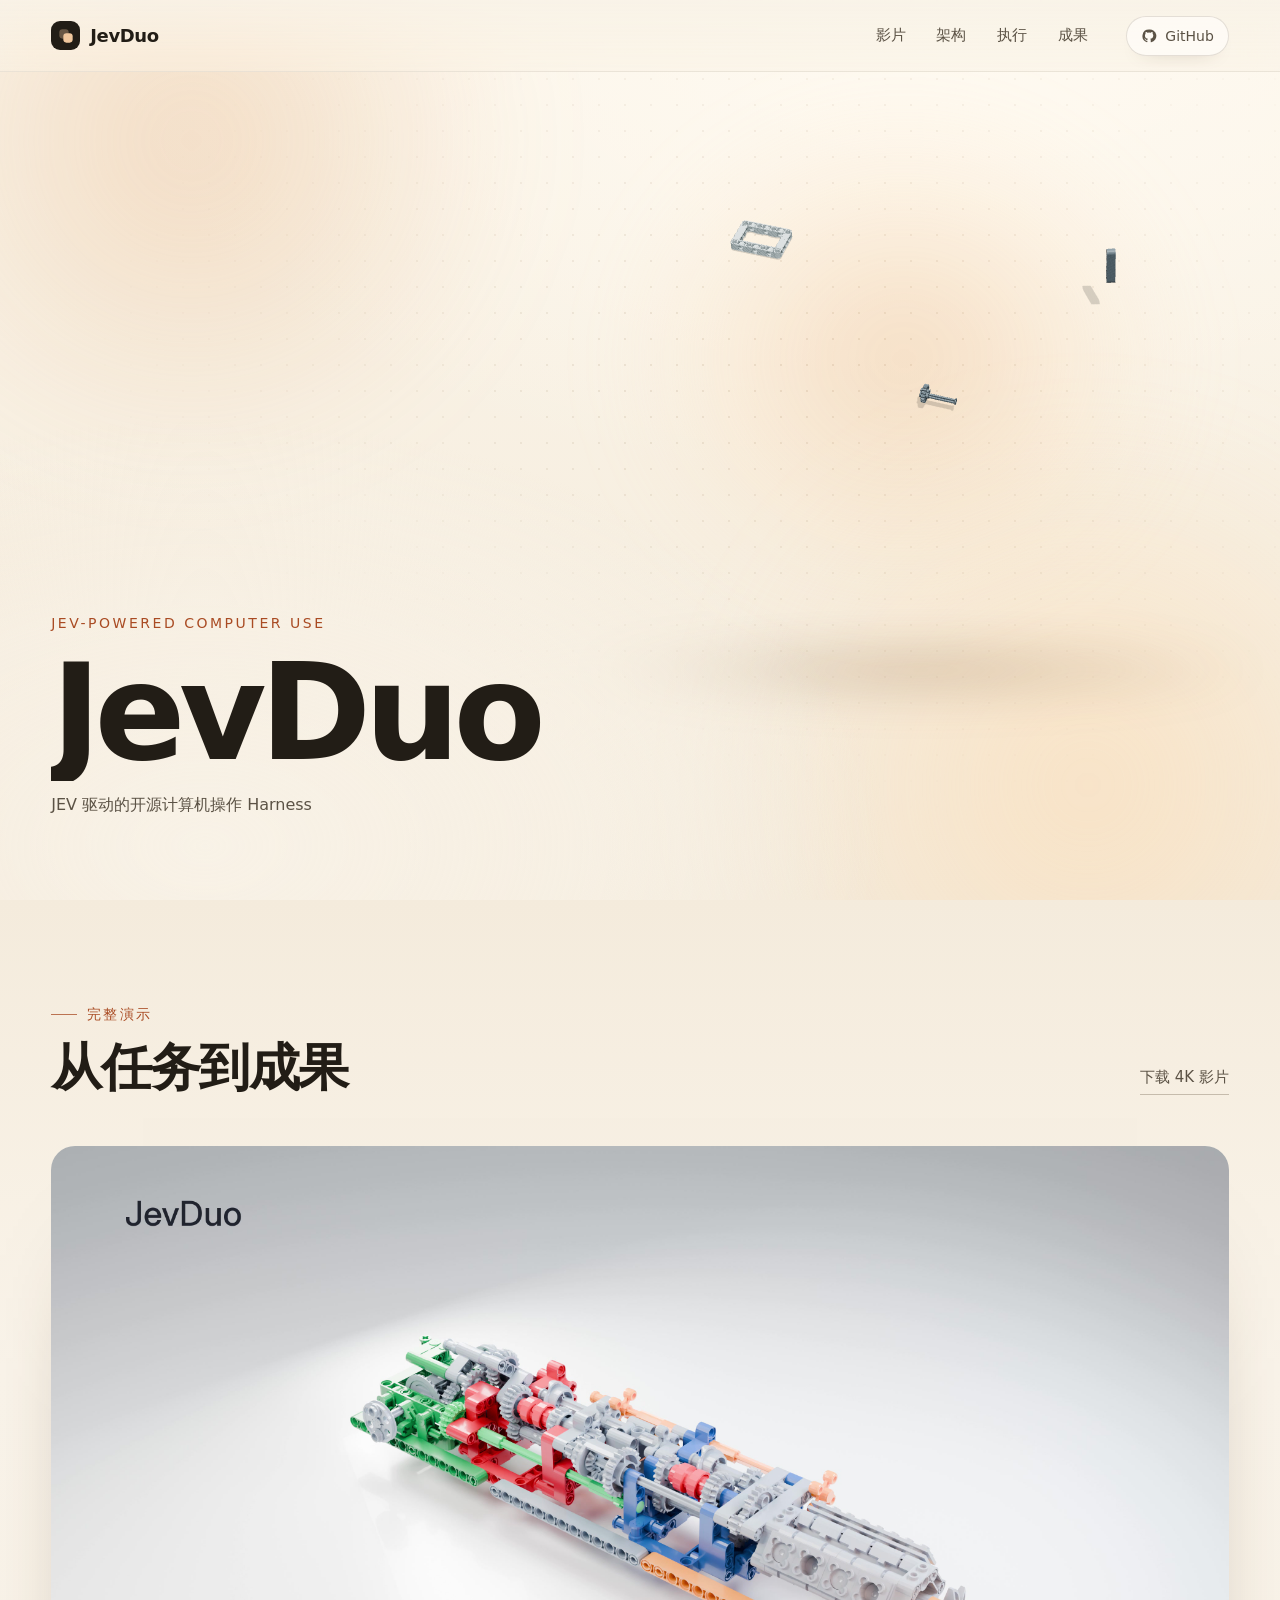
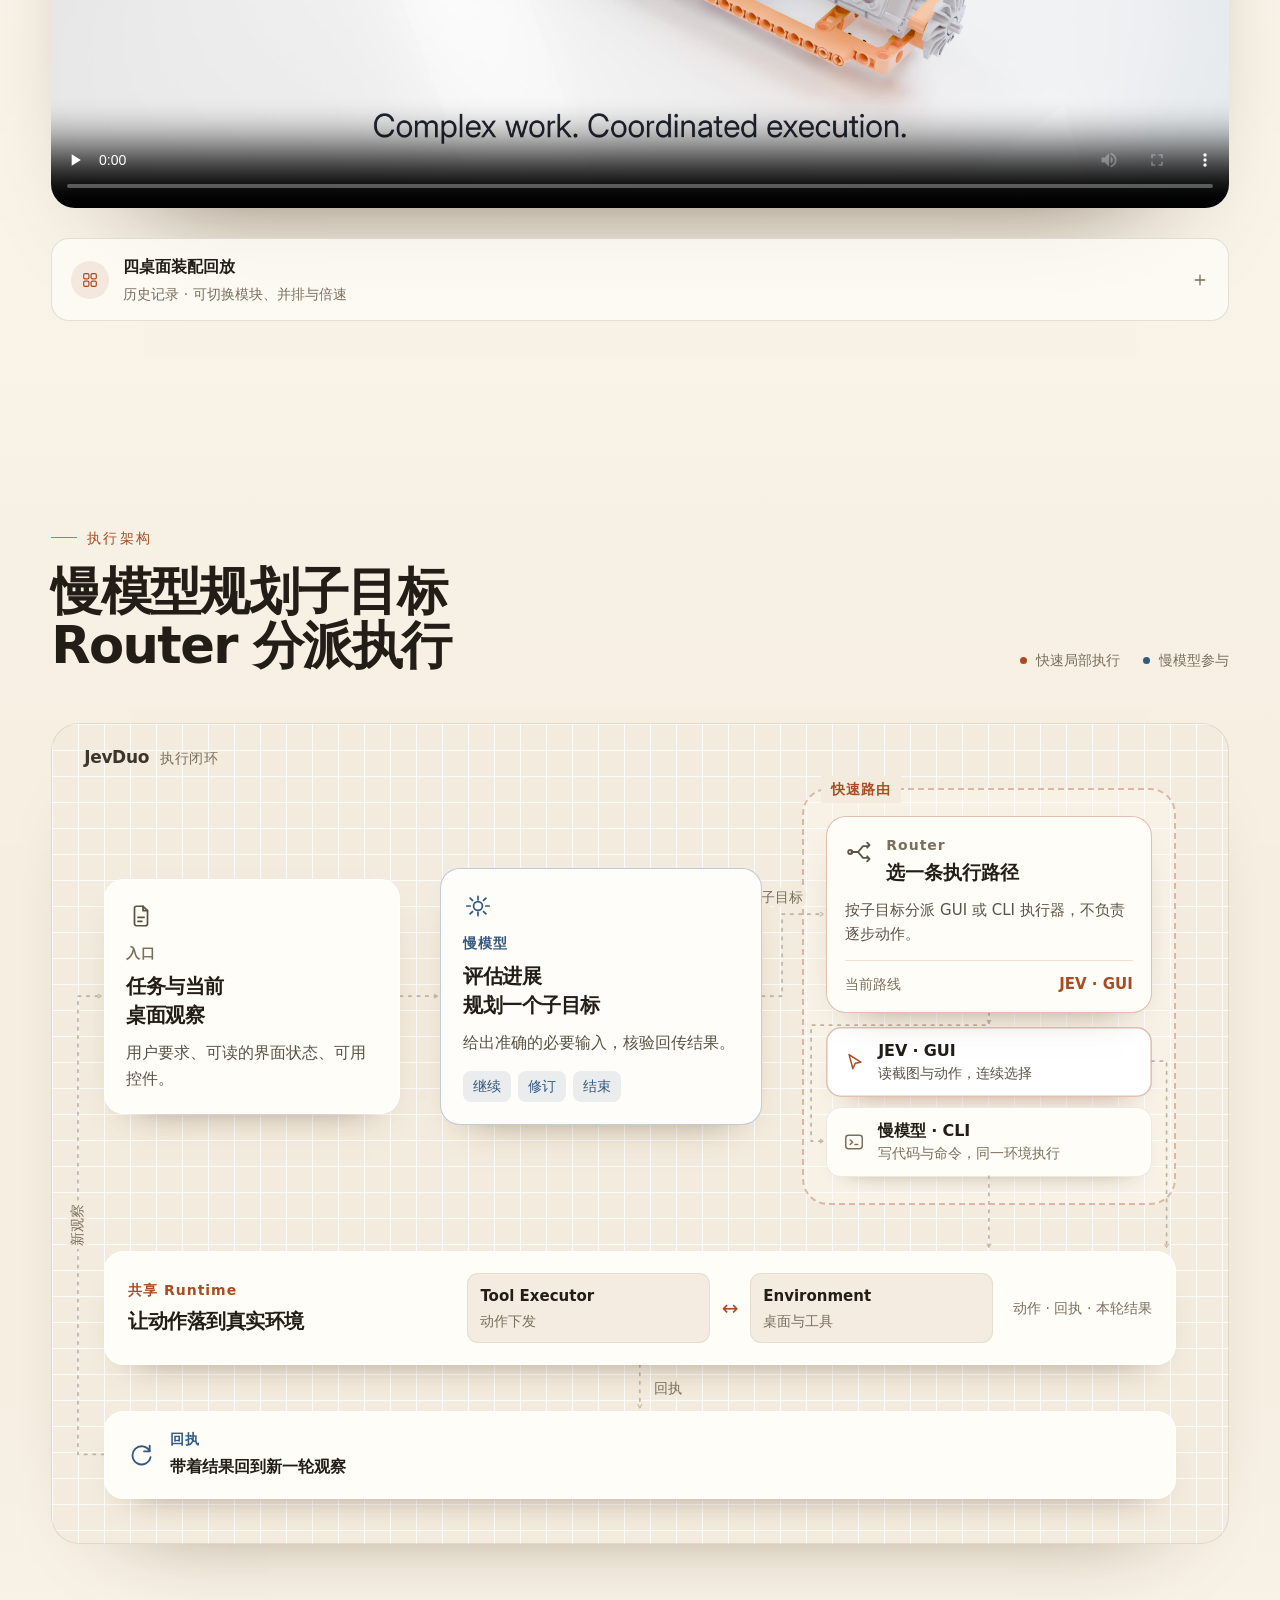
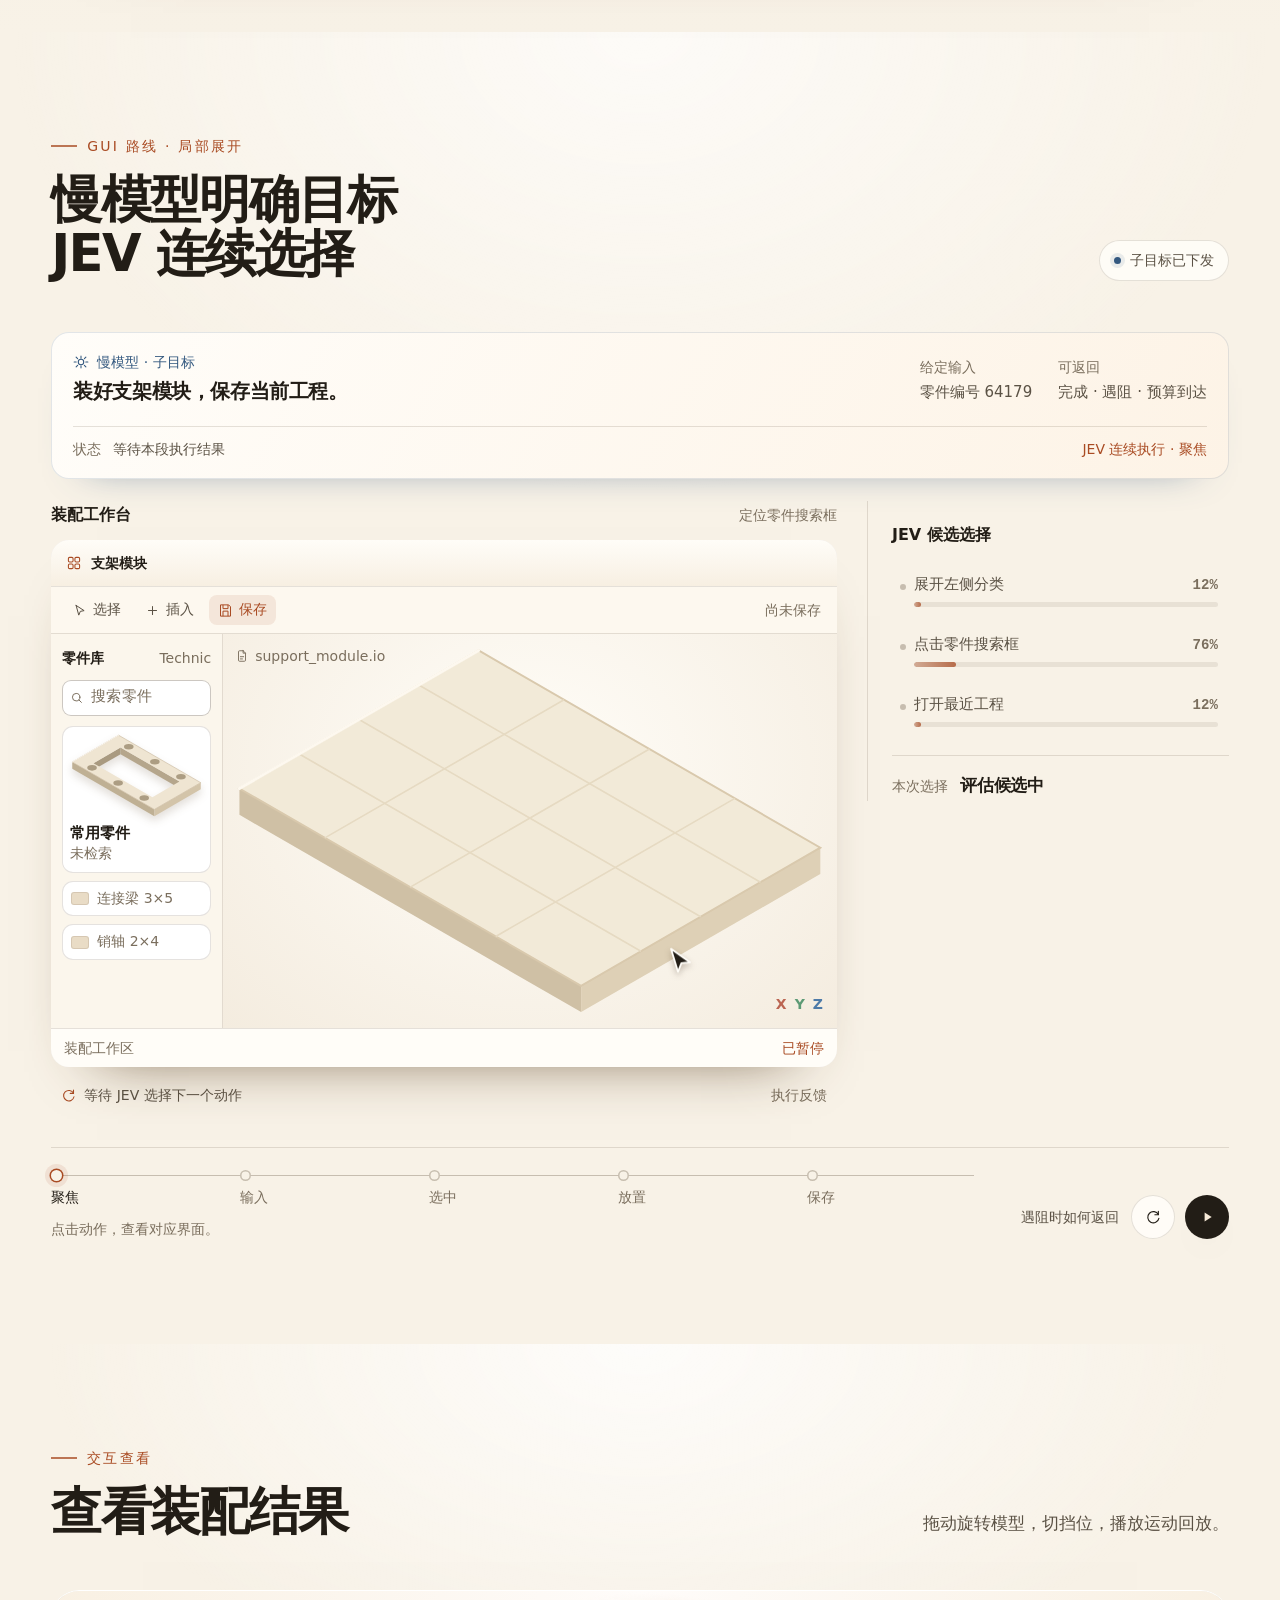
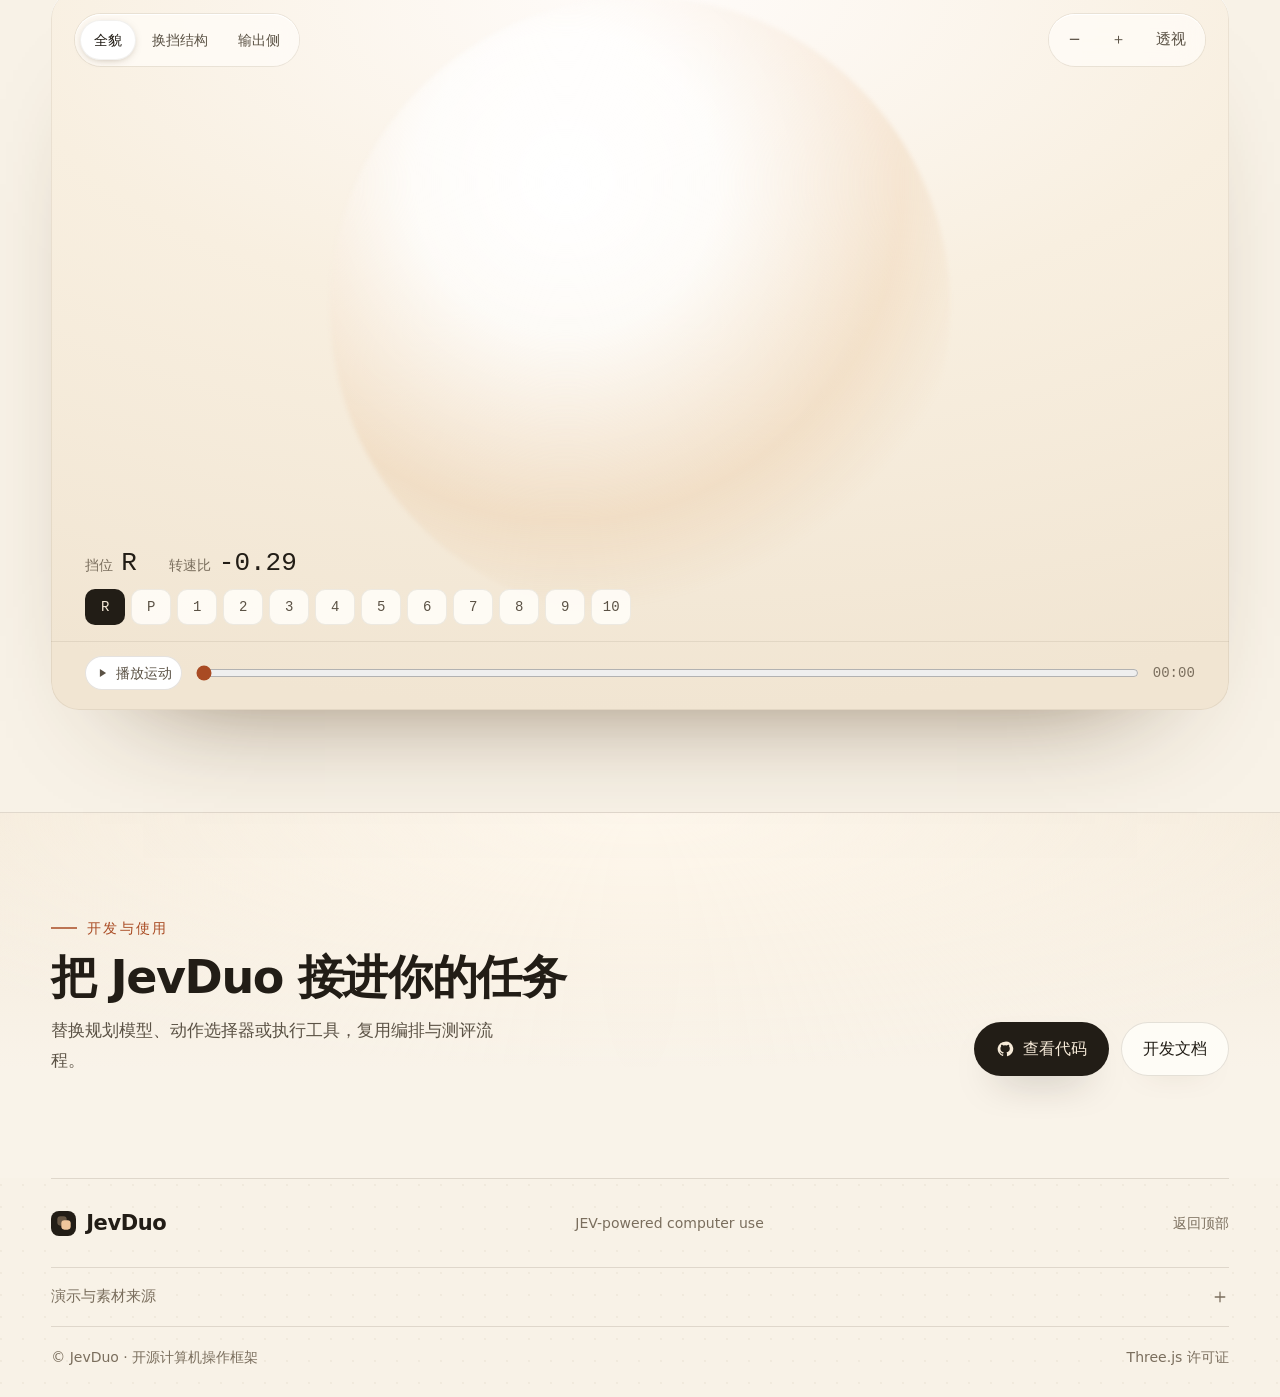
<file: index.html>
<!doctype html>
<html lang='zh-CN' data-assets='assets/'>
<head>
<meta charset='utf-8'>
<meta name='viewport' content='width=device-width, initial-scale=1'>
<meta name='description' content='JevDuo：慢模型规划有界子目标，Router 分派执行器，JEV 在共享 Runtime 中连续选择动作。'>
<meta name='theme-color' content='#f8f2e7'>
<meta name='color-scheme' content='light'>
<title>JevDuo — JEV-powered computer use</title>
<link rel='icon' href='data:image/svg+xml,%3Csvg xmlns=%22http://www.w3.org/2000/svg%22 viewBox=%220 0 32 32%22%3E%3Crect width=%2232%22 height=%2232%22 rx=%229%22 fill=%22%231c1914%22/%3E%3Crect x=%226%22 y=%226%22 width=%2212%22 height=%2212%22 rx=%224%22 fill=%22%23f0c79d%22/%3E%3Crect x=%2214%22 y=%2214%22 width=%2212%22 height=%2212%22 rx=%224%22 fill=%22%23fffdf8%22/%3E%3C/svg%3E'>
<link rel='preload' href='assembly-poster.png' as='image'>
<link rel='stylesheet' href='showcase.css'>
<link rel='stylesheet' href='responsive.css'>
<script defer src='assets/three.js'></script>
<script defer src='assets/viewer.js'></script>
<script defer src='story.js'></script>
<script defer src='execution.js'></script>
<script defer src='showcase.js'></script>
</head>
<body>
<svg class='symbols' aria-hidden='true' xmlns='http://www.w3.org/2000/svg'>
<symbol id='i-mark' viewBox='0 0 24 24'><rect x='2' y='2' width='14' height='14' rx='4.6' fill='currentColor' opacity='.34'/><rect x='8' y='8' width='14' height='14' rx='4.6' fill='currentColor'/></symbol>
<symbol id='i-file' viewBox='0 0 24 24'><g fill='none' stroke='currentColor' stroke-width='1.6' stroke-linecap='round' stroke-linejoin='round'><path d='M13.9 3H7.8A1.8 1.8 0 0 0 6 4.8v14.4A1.8 1.8 0 0 0 7.8 21h8.4a1.8 1.8 0 0 0 1.8-1.8V7.1L13.9 3Z'/><path d='M13.9 3v4.1h4.1M9.2 13.2h5.6M9.2 17h3.6'/></g></symbol>
<symbol id='i-spark' viewBox='0 0 24 24'><g fill='none' stroke='currentColor' stroke-width='1.6' stroke-linecap='round' stroke-linejoin='round'><path d='M12 3.2v3.1M12 17.7v3.1M4.8 12H1.7M22.3 12h-3.1M6.9 6.9 4.7 4.7M19.3 19.3l-2.2-2.2M17.1 6.9l2.2-2.2M4.7 19.3l2.2-2.2'/><circle cx='12' cy='12' r='4.1'/></g></symbol>
<symbol id='i-branch' viewBox='0 0 24 24'><g fill='none' stroke='currentColor' stroke-width='1.7' stroke-linecap='round' stroke-linejoin='round'><path d='M4 12h6.2m0 0 4.6-5.4h4.4m-9 5.4 4.6 5.4h4.4'/><circle cx='3' cy='12' r='1.9'/><path d='m18.6 3.4 2.2 2.3-2.2 2.3M18.6 16l2.2 2.3-2.2 2.3'/></g></symbol>
<symbol id='i-cursor' viewBox='0 0 24 24'><path fill='none' stroke='currentColor' stroke-width='1.6' stroke-linecap='round' stroke-linejoin='round' d='M6.6 3.9 19.4 12.2l-6.1 1.2-2.5 6-4.2-15.5Z'/></symbol>
<symbol id='i-terminal' viewBox='0 0 24 24'><g fill='none' stroke='currentColor' stroke-width='1.6' stroke-linecap='round' stroke-linejoin='round'><rect x='3' y='4.6' width='18' height='14.8' rx='3'/><path d='m7.8 9.8 2.8 2.4-2.8 2.4M13 14.8h3.2'/></g></symbol>
<symbol id='i-grid' viewBox='0 0 24 24'><g fill='none' stroke='currentColor' stroke-width='1.6'><rect x='3.6' y='3.6' width='7' height='7' rx='1.8'/><rect x='13.4' y='3.6' width='7' height='7' rx='1.8'/><rect x='3.6' y='13.4' width='7' height='7' rx='1.8'/><rect x='13.4' y='13.4' width='7' height='7' rx='1.8'/></g></symbol>
<symbol id='i-search' viewBox='0 0 24 24'><g fill='none' stroke='currentColor' stroke-width='1.7' stroke-linecap='round'><circle cx='10.6' cy='10.6' r='6.4'/><path d='m15.4 15.4 4.1 4.1'/></g></symbol>
<symbol id='i-check' viewBox='0 0 24 24'><path fill='none' stroke='currentColor' stroke-width='1.9' stroke-linecap='round' stroke-linejoin='round' d='m5.4 12.4 4.2 4.2L18.8 7.4'/></symbol>
<symbol id='i-refresh' viewBox='0 0 24 24'><g fill='none' stroke='currentColor' stroke-width='1.7' stroke-linecap='round' stroke-linejoin='round'><path d='M20 8.4A8.4 8.4 0 1 0 20.8 14'/><path d='M20 3.4v5.2h-5.2'/></g></symbol>
<symbol id='i-play' viewBox='0 0 24 24'><path fill='currentColor' d='M8.4 5.2 19 12 8.4 18.8V5.2Z'/></symbol>
<symbol id='i-pause' viewBox='0 0 24 24'><g fill='none' stroke='currentColor' stroke-width='2' stroke-linecap='round'><path d='M9 5.4v13.2M15 5.4v13.2'/></g></symbol>
<symbol id='i-plus' viewBox='0 0 24 24'><g fill='none' stroke='currentColor' stroke-width='1.7' stroke-linecap='round'><path d='M12 5.6v12.8M5.6 12h12.8'/></g></symbol>
<symbol id='i-save' viewBox='0 0 24 24'><g fill='none' stroke='currentColor' stroke-width='1.6' stroke-linejoin='round'><path d='M4 3h13l3 3v15H4Z'/><path d='M8 3v6h8V3M8 21v-8h8v8'/></g></symbol>
<symbol id='i-github' viewBox='0 0 24 24'><path fill='currentColor' d='M12 2.2a9.8 9.8 0 0 0-3.1 19.1c.5.1.7-.2.7-.5v-1.7c-2.7.6-3.3-1.3-3.3-1.3-.4-1.1-1.1-1.4-1.1-1.4-.9-.6.1-.6.1-.6 1 .1 1.5 1 1.5 1 .9 1.5 2.3 1.1 2.9.8.1-.6.4-1.1.7-1.3-2.2-.2-4.5-1.1-4.5-4.9 0-1.1.4-2 1-2.6-.1-.3-.4-1.3.1-2.6 0 0 .8-.3 2.7 1a9.4 9.4 0 0 1 4.9 0c1.9-1.3 2.7-1 2.7-1 .5 1.3.2 2.3.1 2.6.6.6 1 1.5 1 2.6 0 3.8-2.3 4.7-4.5 4.9.4.3.7.9.7 1.9v2.8c0 .3.2.6.7.5A9.8 9.8 0 0 0 12 2.2Z'/></symbol>
<symbol id='part-frame' viewBox='0 0 231 156'>
  <polygon points='177.96,53.5 325.18,138.5 242.04,186.5 94.8,101.5' fill='#a2937c'/>
  <polygon points='177.96,41.5 94.8,89.5 94.8,101.5 177.96,53.5' fill='#b3a58e'/>
  <polygon points='177.96,41.5 325.18,126.5 325.18,138.5 177.96,53.5' fill='#cabc a4'/>
  <polygon points='230.38,85 147.24,133 147.24,155 230.38,107' fill='#b6a68c'/>
  <polygon points='147.24,133 0,48 0,70 147.24,155' fill='#cec0a8'/>
  <path d='M83.16 0 L230.38 85 L147.24 133 L0 48 Z M88.35 23 L190.54 82 L142.05 110 L39.86 51 Z' fill='#e8ddca' fill-rule='evenodd'/>
  <path d='M83.16 0 L230.38 85' fill='none' stroke='#fdf8ef' stroke-width='2.6' stroke-linecap='round'/>
  <path d='M0 48 L83.16 0' fill='none' stroke='#f8f1e6' stroke-width='1.8' stroke-linecap='round' opacity='.85'/>
  <path d='M88.35 23 L190.54 82 L142.05 110 L39.86 51 Z' fill='none' stroke='#cbbca3' stroke-width='1.4'/>
</symbol>
<symbol id='part-ghost' viewBox='0 0 231 156'>
  <path d='M83.16 0 L230.38 85 L147.24 133 L0 48 Z' fill='currentColor' fill-opacity='.1' stroke='currentColor' stroke-width='3' stroke-dasharray='13 9' stroke-linejoin='round'/>
  <path d='M83.16 22 L230.38 107 L147.24 155 L0 70 Z' fill='none' stroke='currentColor' stroke-width='2' stroke-opacity='.32' stroke-dasharray='13 9'/>
</symbol>
</svg>
<a class='skip-link' href='#film'>跳到正文</a>

<header class='header' id='site-header'>
  <div class='header-inner shell'>
    <a class='brand' href='#top' aria-label='JevDuo 首页'><span class='brand-mark'><svg class='ico'><use href='#i-mark'/></svg></span><span class='brand-word'>JevDuo</span></a>
    <nav class='nav' aria-label='主导航'><a href='#film'>影片</a><a href='#architecture'>架构</a><a href='#execution'>执行</a><a href='#result'>成果</a></nav>
    <a class='github-link' href='https://github.com/AI45Lab/JevDuo' target='_blank' rel='noopener'><svg class='ico'><use href='#i-github'/></svg><span>GitHub</span></a>
  </div>
  <span class='header-progress' aria-hidden='true'></span>
</header>

<main id='top'>
  <div class='opening' id='opening'>
    <div class='sky' aria-hidden='true'><span class='sky-a'></span><span class='sky-b'></span><span class='sky-dots'></span></div>
    <div class='assembly-stage' id='assembly-stage'>
      <div class='model-aura' aria-hidden='true'></div>
      <div class='model-canvas' id='hero-model-mount' role='img' aria-label='逐零件装配的三维模型，可拖动旋转'>
        <img class='assembly-poster' src='assembly-poster.png' alt=''>
        <span class='scene-loading' id='hero-model-loading' role='status'>正在加载装配模型</span>
      </div>
      <div class='model-floor' aria-hidden='true'></div>
    </div>
    <section class='hero' id='story' aria-labelledby='hero-title'>
      <div class='hero-scrim' aria-hidden='true'></div>
      <div class='shell hero-foot'>
        <p class='hero-kicker'>JEV-powered computer use</p>
        <h1 class='hero-title' id='hero-title'><span class='hero-title-in'>JevDuo</span></h1>
        <p class='hero-sub'>JEV 驱动的开源计算机操作 Harness</p>
      </div>
    </section>
  </div>

  <section class='film-section' id='film' aria-labelledby='film-title'>
    <div class='shell'>
      <header class='section-lead split'>
        <div class='lead-main'>
          <p class='eyebrow'>完整演示</p>
          <h2 id='film-title'>从任务到成果</h2>
        </div>
        <a class='text-link' href='downloads/JevDuo-v16-4K.mp4' download>下载 4K 影片</a>
      </header>
      <figure class='film-figure'>
        <video id='film-player' controls playsinline preload='none' poster='assets/film-v16-poster.jpg' aria-label='JevDuo 工作流程影片'>
          <source src='assets/jevduo-film-v16-1080p.mp4' type='video/mp4'>
          此浏览器无法播放，可下载影片查看。
        </video>
      </figure>
      <details class='records' id='execution-records'>
        <summary>
          <span class='record-icon' aria-hidden='true'><svg class='ico'><use href='#i-grid'/></svg></span>
          <span class='record-copy'><strong>四桌面装配回放</strong><span>历史记录 · 可切换模块、并排与倍速</span></span>
          <span class='record-toggle' aria-hidden='true'><svg class='ico'><use href='#i-plus'/></svg></span>
        </summary>
        <div class='record-content'>
          <div class='case-workspace' id='case-workspace'>
            <div class='workspace-toolbar'>
              <div class='workspace-title-row'><strong id='workspace-title'>主体与主传动</strong><span id='workspace-phase'>开始装配</span></div>
              <button id='grid-toggle' aria-pressed='false'><svg class='ico'><use href='#i-grid'/></svg>并排查看</button>
            </div>
            <div class='workspace-display' id='workspace-display'></div>
            <div class='workspace-tabs' role='tablist' aria-label='切换装配模块' id='workspace-tabs'></div>
            <div class='workspace-transport'>
              <button id='case-play' class='round-play' aria-label='播放桌面回放'><svg class='ico'><use href='#i-play'/></svg></button>
              <input id='case-seek' type='range' min='0' max='203' step='0.1' value='0' aria-label='调整桌面回放进度'>
              <output id='case-clock'>00:00 / 03:23</output>
              <select id='case-speed' aria-label='桌面回放倍速'><option value='1'>1×</option><option value='2' selected>2×</option><option value='4'>4×</option><option value='8'>8×</option></select>
            </div>
          </div>
          <div class='chapter-jumps'>
            <button data-case-time='0'>开始装配</button>
            <button data-case-time='85'>查看模块</button>
            <button data-case-time='180'>进入总装</button>
          </div>
          <p class='case-note'>四路桌面是这台机器的具体装配记录，不代表框架默认并发数；回放按模块进度对齐，不作为 JEV 的性能对照。</p>
        </div>
      </details>
    </div>
  </section>

  <section class='arch-section' id='architecture' aria-labelledby='architecture-title'>
    <div class='shell'>
      <header class='section-lead split'>
        <div class='lead-main'>
          <p class='eyebrow'>执行架构</p>
          <h2 id='architecture-title'>慢模型规划子目标<br>Router 分派执行</h2>
        </div>
        <p class='arch-legend'><i class='dot clay' aria-hidden='true'></i>快速局部执行<i class='dot blue' aria-hidden='true'></i>慢模型参与</p>
      </header>
      <div class='architecture-board' id='architecture-board' data-route='gui' data-phase='idle'>
        <p class='board-caption'>JevDuo <span>执行闭环</span></p>
        <div class='node node-observe' id='arch-input'>
          <span class='node-orb' aria-hidden='true'><svg class='ico'><use href='#i-file'/></svg></span>
          <p class='node-kicker'>入口</p>
          <h3>任务与当前<br>桌面观察</h3>
          <p class='node-note'>用户要求、可读的界面状态、可用控件。</p>
        </div>
        <div class='node node-slow' id='arch-slow'>
          <span class='node-orb' aria-hidden='true'><svg class='ico'><use href='#i-spark'/></svg></span>
          <p class='node-kicker'>慢模型</p>
          <h3>评估进展<br>规划一个子目标</h3>
          <p class='node-note'>给出准确的必要输入，核验回传结果。</p>
          <div class='slow-outcomes'><span>继续</span><span>修订</span><span>结束</span></div>
        </div>
        <div class='route-zone'>
          <p class='route-badge'>快速路由</p>
          <div class='router' id='arch-router'>
            <div class='router-head'>
              <span class='node-orb' aria-hidden='true'><svg class='ico'><use href='#i-branch'/></svg></span>
              <div><p class='node-kicker'>Router</p><h3>选一条执行路径</h3></div>
            </div>
            <p class='node-note'>按子目标分派 GUI 或 CLI 执行器，不负责逐步动作。</p>
            <p class='router-exit'><span>当前路线</span><strong id='router-selection'>JEV · GUI</strong></p>
          </div>
          <div class='pool' aria-label='选择要查看的执行路线'>
            <button class='gate' id='arch-jev' data-route='gui' aria-pressed='true'>
              <span class='gate-mark' aria-hidden='true'><svg class='ico'><use href='#i-cursor'/></svg></span>
              <strong>JEV · GUI</strong>
              <span class='gate-note'>读截图与动作，连续选择</span>
            </button>
            <button class='gate' id='arch-cli' data-route='cli' aria-pressed='false'>
              <span class='gate-mark' aria-hidden='true'><svg class='ico'><use href='#i-terminal'/></svg></span>
              <strong>慢模型 · CLI</strong>
              <span class='gate-note'>写代码与命令，同一环境执行</span>
            </button>
          </div>
        </div>
        <div class='runtime' id='arch-runtime'>
          <div class='runtime-head'>
            <p class='node-kicker'>共享 Runtime</p>
            <h3>让动作落到真实环境</h3>
          </div>
          <div class='runtime-pair'>
            <span class='runtime-node'><strong>Tool Executor</strong><em>动作下发</em></span>
            <span class='runtime-bridge' aria-label='动作与回执双向传递'>↔</span>
            <span class='runtime-node'><strong>Environment</strong><em>桌面与工具</em></span>
          </div>
          <p class='runtime-flow'>动作 · 回执 · 本轮结果</p>
        </div>
        <div class='node arch-return' id='arch-return'>
          <span class='node-orb' aria-hidden='true'><svg class='ico'><use href='#i-refresh'/></svg></span>
          <div>
            <p class='node-kicker'>回执</p>
            <strong>带着结果回到新一轮观察</strong>
          </div>
        </div>
        <svg class='arch-track' aria-hidden='true'>
          <defs>
            <marker id='arr' viewBox='0 0 10 10' refX='7' refY='5' markerWidth='6' markerHeight='6' markerUnits='userSpaceOnUse' orient='auto'><path d='M2.2 1.8 7.4 5 2.2 8.2' fill='none' stroke='#c2b6a3' stroke-width='1.7' stroke-linecap='round' stroke-linejoin='round'/></marker>
            <marker id='arr-on' viewBox='0 0 10 10' refX='7' refY='5' markerWidth='6' markerHeight='6' markerUnits='userSpaceOnUse' orient='auto'><path d='M2.2 1.8 7.4 5 2.2 8.2' fill='none' stroke='#b4542c' stroke-width='1.9' stroke-linecap='round' stroke-linejoin='round'/></marker>
            <marker id='arr-back' viewBox='0 0 10 10' refX='7' refY='5' markerWidth='6' markerHeight='6' markerUnits='userSpaceOnUse' orient='auto'><path d='M2.2 1.8 7.4 5 2.2 8.2' fill='none' stroke='#33587f' stroke-width='1.9' stroke-linecap='round' stroke-linejoin='round'/></marker>
          </defs>
          <g id='arch-wires'></g>
          <g id='arch-labels'></g>
          <g id='arch-pulses'></g>
        </svg>
      </div>
    </div>
  </section>

  <section class='execution-section' id='execution' aria-labelledby='execution-title'>
    <div class='shell'>
      <header class='section-lead split'>
        <div class='lead-main'>
          <p class='eyebrow'>GUI 路线 · 局部展开</p>
          <h2 id='execution-title'>慢模型明确目标<br>JEV 连续选择</h2>
        </div>
        <p class='exec-status'><i class='status-dot' aria-hidden='true'></i><span id='slow-status'>子目标已下发</span></p>
      </header>

      <div class='theater' id='execution-theater' data-phase='execution' data-blocked='false'>
        <div class='contract'>
          <div class='contract-main'>
            <p class='contract-kicker'><svg class='ico'><use href='#i-spark'/></svg>慢模型 · 子目标</p>
            <p class='contract-goal'>装好支架模块，保存当前工程。</p>
          </div>
          <dl class='contract-io'>
            <div><dt>给定输入</dt><dd>零件编号 64179</dd></div>
            <div><dt>可返回</dt><dd>完成 · 遇阻 · 预算到达</dd></div>
          </dl>
          <div class='contract-foot'>
            <p class='contract-state'><span>状态</span><span id='plan-state'>等待本段执行结果</span></p>
            <p class='goal-step' id='goal-step'>JEV 局部执行</p>
          </div>
        </div>

        <div class='observe'>
          <div class='observe-head'><strong id='work-title'>装配工作台</strong><span id='observation-text'>零件库已就绪</span></div>
          <div class='screen' id='mini-screen' data-state='' aria-label='零件搜索、放置与保存的界面重建动画'>
            <div class='app-titlebar'><svg class='ico'><use href='#i-grid'/></svg><strong>支架模块</strong></div>
            <div class='app-toolbar'>
              <span class='app-tool'><svg class='ico'><use href='#i-cursor'/></svg>选择</span>
              <span class='app-tool'><svg class='ico'><use href='#i-plus'/></svg>插入</span>
              <span class='app-tool app-save' id='app-save'><svg class='ico'><use href='#i-save'/></svg>保存</span>
              <span class='app-file' id='app-file-state'>尚未保存</span>
            </div>
            <div class='app-body'>
              <aside class='parts-library'>
                <div class='library-head'><strong>零件库</strong><span>Technic</span></div>
                <label class='screen-search' id='mini-search'>
                  <svg class='ico'><use href='#i-search'/></svg>
                  <input id='mini-search-value' aria-label='搜索零件' placeholder='搜索零件' readonly tabindex='-1'><i class='caret' aria-hidden='true'></i>
                </label>
                <div class='screen-results' id='mini-parts'>
                  <div class='library-part target-part' id='library-target'>
                    <svg class='part-shape' viewBox='0 0 231 156'><use href='#part-frame'/></svg>
                    <strong id='target-name'>框架件</strong>
                    <span id='target-code'>未检索</span>
                    <i class='part-selected'><svg class='ico'><use href='#i-check'/></svg></i>
                  </div>
                  <div class='library-part other-part'><i class='chip'></i><span>连接梁 3×5</span></div>
                  <div class='library-part other-part'><i class='chip'></i><span>销轴 2×4</span></div>
                </div>
                <p class='library-empty'>没有匹配的零件</p>
              </aside>
              <div class='screen-canvas' id='assembly-canvas'>
                <div class='viewport-file'><svg class='ico'><use href='#i-file'/></svg>support_module.io</div>
                <svg class='bench' viewBox='0 0 420 260' aria-hidden='true'>
                  <defs>
                    <linearGradient id='benchTop' x1='0' y1='0' x2='.9' y2='1'><stop offset='0' stop-color='#f8f0e1'/><stop offset='1' stop-color='#e7d9c2'/></linearGradient>
                  </defs>
                  <ellipse cx='210' cy='232' rx='172' ry='26' fill='#a68d6b' opacity='.16'/>
                  <polygon points='177.96,53.5 325.18,138.5 242.04,186.5 94.8,101.5' fill='#b5a68f'/>
                  <polygon points='177.96,41.5 94.8,89.5 94.8,101.5 177.96,53.5' fill='#c0b19a'/>
                  <polygon points='177.96,41.5 325.18,126.5 325.18,138.5 177.96,53.5' fill='#d3c5ad'/>
                  <polygon points='370.21,130.5 248.97,200.5 248.97,222.5 370.21,152.5' fill='#c2b197'/>
                  <polygon points='248.97,200.5 49.8,85.5 49.8,107.5 248.97,222.5' fill='#d8cab3'/>
                  <path d='M171.03 15.5 L370.21 130.5 L248.97 200.5 L49.8 85.5 Z M177.96 41.5 L325.18 126.5 L242.04 174.5 L94.8 89.5 Z' fill='url(#benchTop)' fill-rule='evenodd'/>
                  <path d='M171.03 15.5 L370.21 130.5' fill='none' stroke='#fdf7ec' stroke-width='2.6' stroke-linecap='round'/>
                  <path d='M49.8 85.5 L171.03 15.5' fill='none' stroke='#fbf4e8' stroke-width='1.8' stroke-linecap='round' opacity='.9'/>
                  <path d='M177.96 41.5 L325.18 126.5 L242.04 174.5 L94.8 89.5 Z' fill='none' stroke='#c9b89e' stroke-width='1.4'/>
                  <path d='M60.8 92.5 L162.03 33.5' stroke='#e9dcc6' stroke-width='1' opacity='.8'/>
                </svg>
                <div class='drop-target' id='drop-target'><svg viewBox='0 0 231 156'><use href='#part-ghost'/></svg></div>
                <div class='placed-part' id='placed-part' aria-label='已放置的框架'><svg viewBox='0 0 231 156'><use href='#part-frame'/></svg></div>
                <span class='saved' id='saved-mark'><svg class='ico'><use href='#i-check'/></svg>工程已保存</span>
                <div class='viewport-axis' aria-hidden='true'><i>X</i><i>Y</i><i>Z</i></div>
              </div>
            </div>
            <div class='app-statusbar'><span id='mini-canvas-status'>装配工作区</span><span id='app-operation'>等待执行</span></div>
            <div class='drag-part' id='drag-part' aria-hidden='true'><svg viewBox='0 0 231 156'><use href='#part-frame'/></svg></div>
            <div class='demo-cursor' id='demo-cursor' aria-hidden='true'><i class='click-ring'></i><svg viewBox='0 0 24 28'><path d='M2 1.6 21 15l-8.6.9-3.4 8.6Z' fill='#241f18' stroke='#fffdf8' stroke-width='1.8' stroke-linejoin='round'/></svg></div>
            <div class='blocked-notice'><svg class='ico'><use href='#i-refresh'/></svg>目标不在候选中，交还慢模型</div>
          </div>
          <p class='receipt' id='receipt'><svg class='ico'><use href='#i-refresh'/></svg><span id='receipt-text'>执行后读回：工作台已就绪</span><em>执行反馈</em></p>
        </div>

        <div class='decision'>
          <div class='decision-head'><strong id='decision-title'>JEV 候选选择</strong></div>
          <div class='local-choice' id='local-choice'></div>
          <div class='result-line'><span id='selection-caption'>本次选择</span><strong id='selected-action'>评估候选中</strong></div>
        </div>
      </div>

      <div class='theater-foot'>
        <div class='beads-wrap'>
          <div class='beads' id='action-beads' aria-label='查看具体动作'></div>
          <p class='beads-note'>点击动作，查看对应界面。</p>
        </div>
        <div class='theater-controls'>
          <button class='ghost' id='loop-block'>遇阻时如何返回</button>
          <button class='icon-btn' id='loop-replay' aria-label='重播执行流程'><svg class='ico'><use href='#i-refresh'/></svg></button>
          <button class='icon-btn primary' id='loop-play' aria-label='播放执行流程'><svg class='ico'><use href='#i-play'/></svg></button>
        </div>
      </div>
    </div>
  </section>

  <section class='result-section' id='result' aria-labelledby='result-title'>
    <div class='shell'>
      <header class='section-lead split'>
        <div class='lead-main'>
          <p class='eyebrow'>交互查看</p>
          <h2 id='result-title'>查看装配结果</h2>
        </div>
        <p class='lead'>拖动旋转模型，切挡位，播放运动回放。</p>
      </header>
      <div class='viewer'>
        <div class='viewer-tools'>
          <div class='seg' role='group' aria-label='视角'>
            <button data-view='overall' aria-pressed='true'>全貌</button>
            <button data-view='shift' aria-pressed='false'>换挡结构</button>
            <button data-view='output' aria-pressed='false'>输出侧</button>
          </div>
          <div class='seg seg-tools'>
            <button id='model-zoom-out' aria-label='缩小'>−</button>
            <button id='model-zoom-in' aria-label='放大'>＋</button>
            <button id='model-xray' aria-pressed='false'>透视</button>
          </div>
        </div>
        <div id='model-mount' class='model-mount' role='img' aria-label='拖动旋转装配结果模型'>
          <span class='model-loading' id='model-loading'>加载模型…</span>
        </div>
        <div class='viewer-readout'><span>挡位<strong id='model-gear'>R</strong></span><span>转速比<strong id='model-ratio'>—</strong></span></div>
        <div id='gear-controls' class='gear-controls' aria-label='选择挡位'></div>
        <div class='model-transport'>
          <button id='model-play' aria-label='播放运动回放'><svg class='ico'><use href='#i-play'/></svg>播放运动</button>
          <input id='model-seek' type='range' min='0' max='59.2' step='0.05' value='0' aria-label='调整运动回放进度'>
          <output id='model-clock'>00:00</output>
        </div>
      </div>
    </div>
  </section>

  <section class='closing' aria-labelledby='closing-title'>
    <div class='shell closing-inner'>
      <div>
        <p class='eyebrow'>开发与使用</p>
        <h2 id='closing-title'>把 JevDuo 接进你的任务</h2>
        <p class='lead'>替换规划模型、动作选择器或执行工具，复用编排与测评流程。</p>
      </div>
      <div class='closing-actions'>
        <a class='btn primary' href='https://github.com/AI45Lab/JevDuo' target='_blank' rel='noopener'><svg class='ico'><use href='#i-github'/></svg>查看代码</a>
        <a class='btn' href='https://github.com/AI45Lab/JevDuo/blob/dev/docs/ORCHESTRATION.md' target='_blank' rel='noopener'>开发文档</a>
      </div>
    </div>
  </section>
</main>

<footer class='footer'>
  <div class='shell'>
    <div class='footer-top'>
      <a class='brand' href='#top' aria-label='返回顶部'><span class='brand-mark small'><svg class='ico'><use href='#i-mark'/></svg></span><span class='brand-word'>JevDuo</span></a>
      <span class='footer-tag'>JEV-powered computer use</span>
      <a class='footer-top-link' href='#top'>返回顶部</a>
    </div>
    <details class='footer-sources'>
      <summary>演示与素材来源<span class='footer-plus' aria-hidden='true'><svg class='ico'><use href='#i-plus'/></svg></span></summary>
      <div class='source-copy'>
        <p>架构依据 JevDuo 的慢模型编排、有界子目标契约、执行器注册与共享 Runtime。局部执行流程、候选比例与界面均为前端重建示意，不调用真实模型；分布不是实测或校准后的置信度，也不构成时间、token 或准确率的对比。</p>
        <p>影片与四桌面回放复用历史 NorthCUA / BrickLink Studio 记录，影片中的 JEV 环节用于说明机制，不代表 JEV 已完成该装配任务。回放按装配进度对齐，不代表同一时刻，也不表示框架默认自动四并发。</p>
        <p>页面模型重建自已有装配成果，运动采用已有理想约束仿真记录，不替代全零件接触、干涉检测或实物验证。Three.js 使用 MIT 许可证。</p>
      </div>
    </details>
    <div class='footer-bottom'>
      <span>© JevDuo · 开源计算机操作框架</span>
      <a href='THREE-LICENSE.txt'>Three.js 许可证</a>
    </div>
  </div>
</footer>
</body>
</html>
</file>
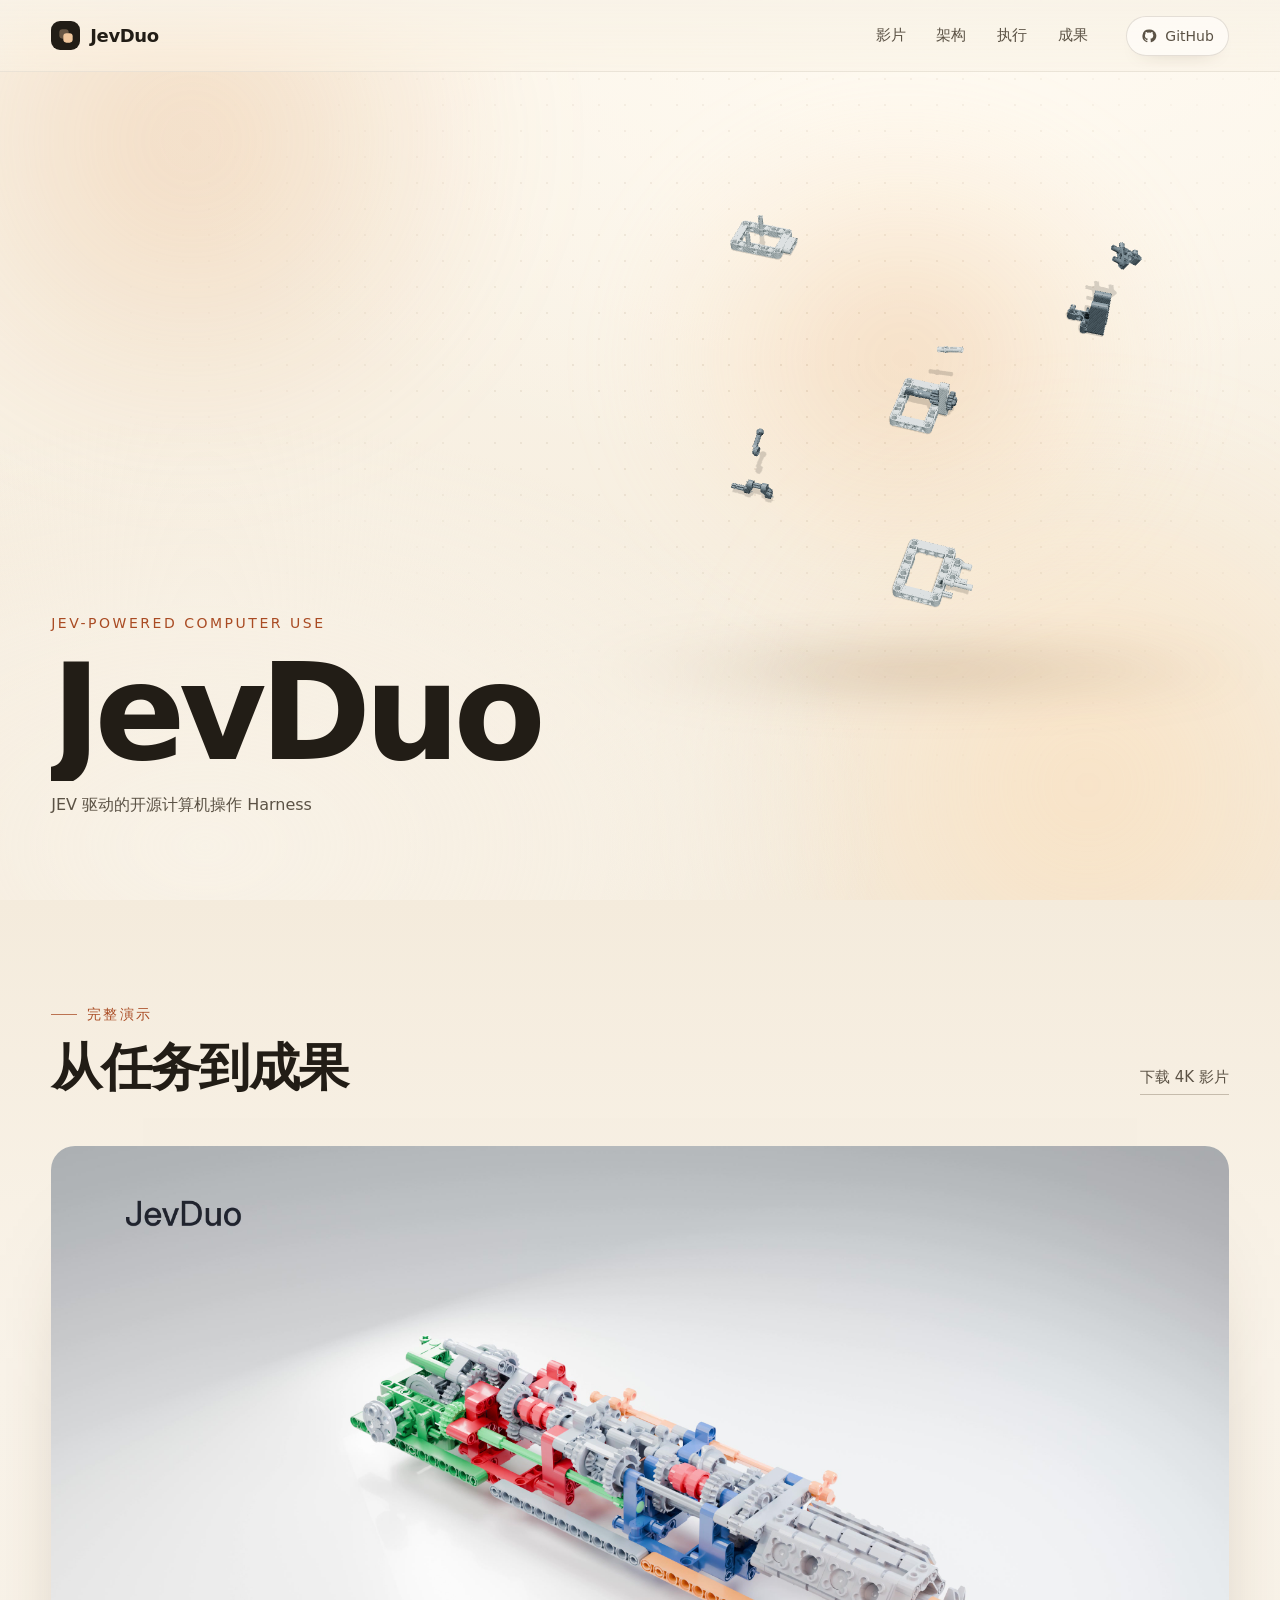
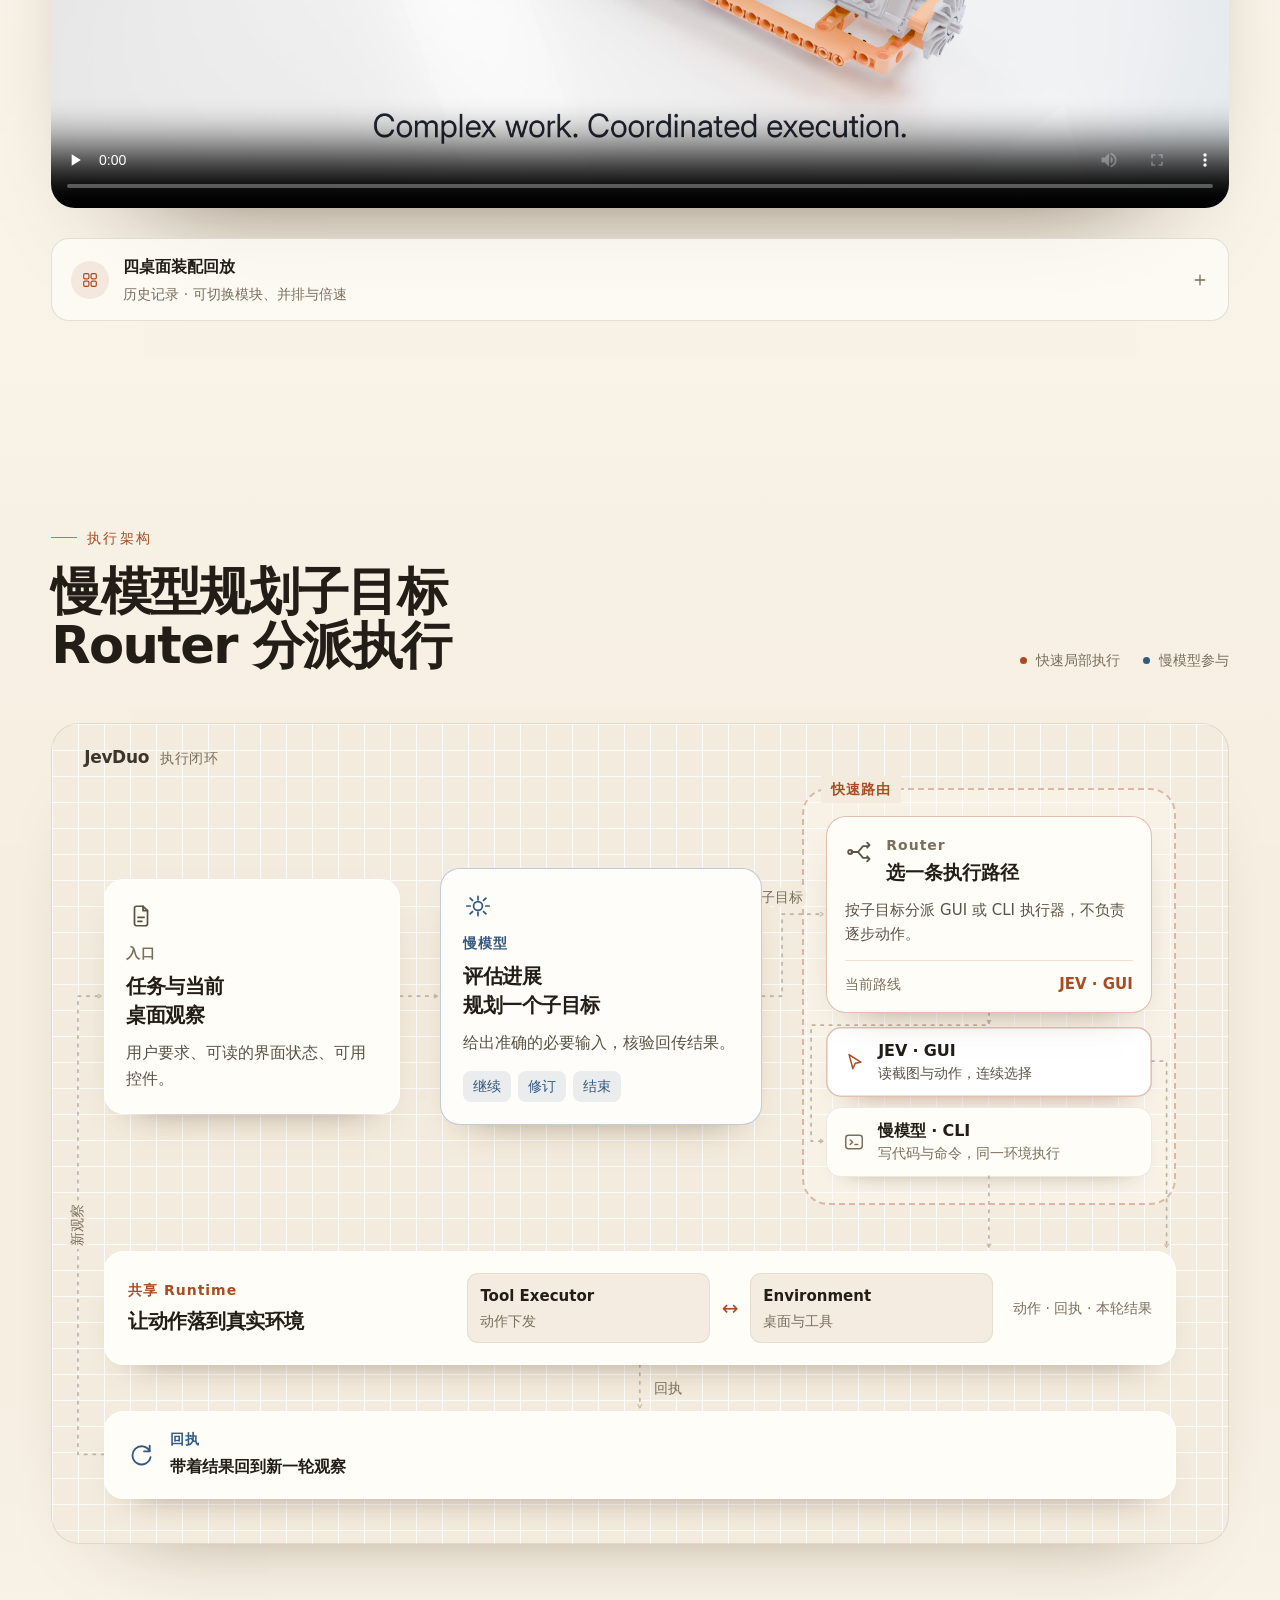
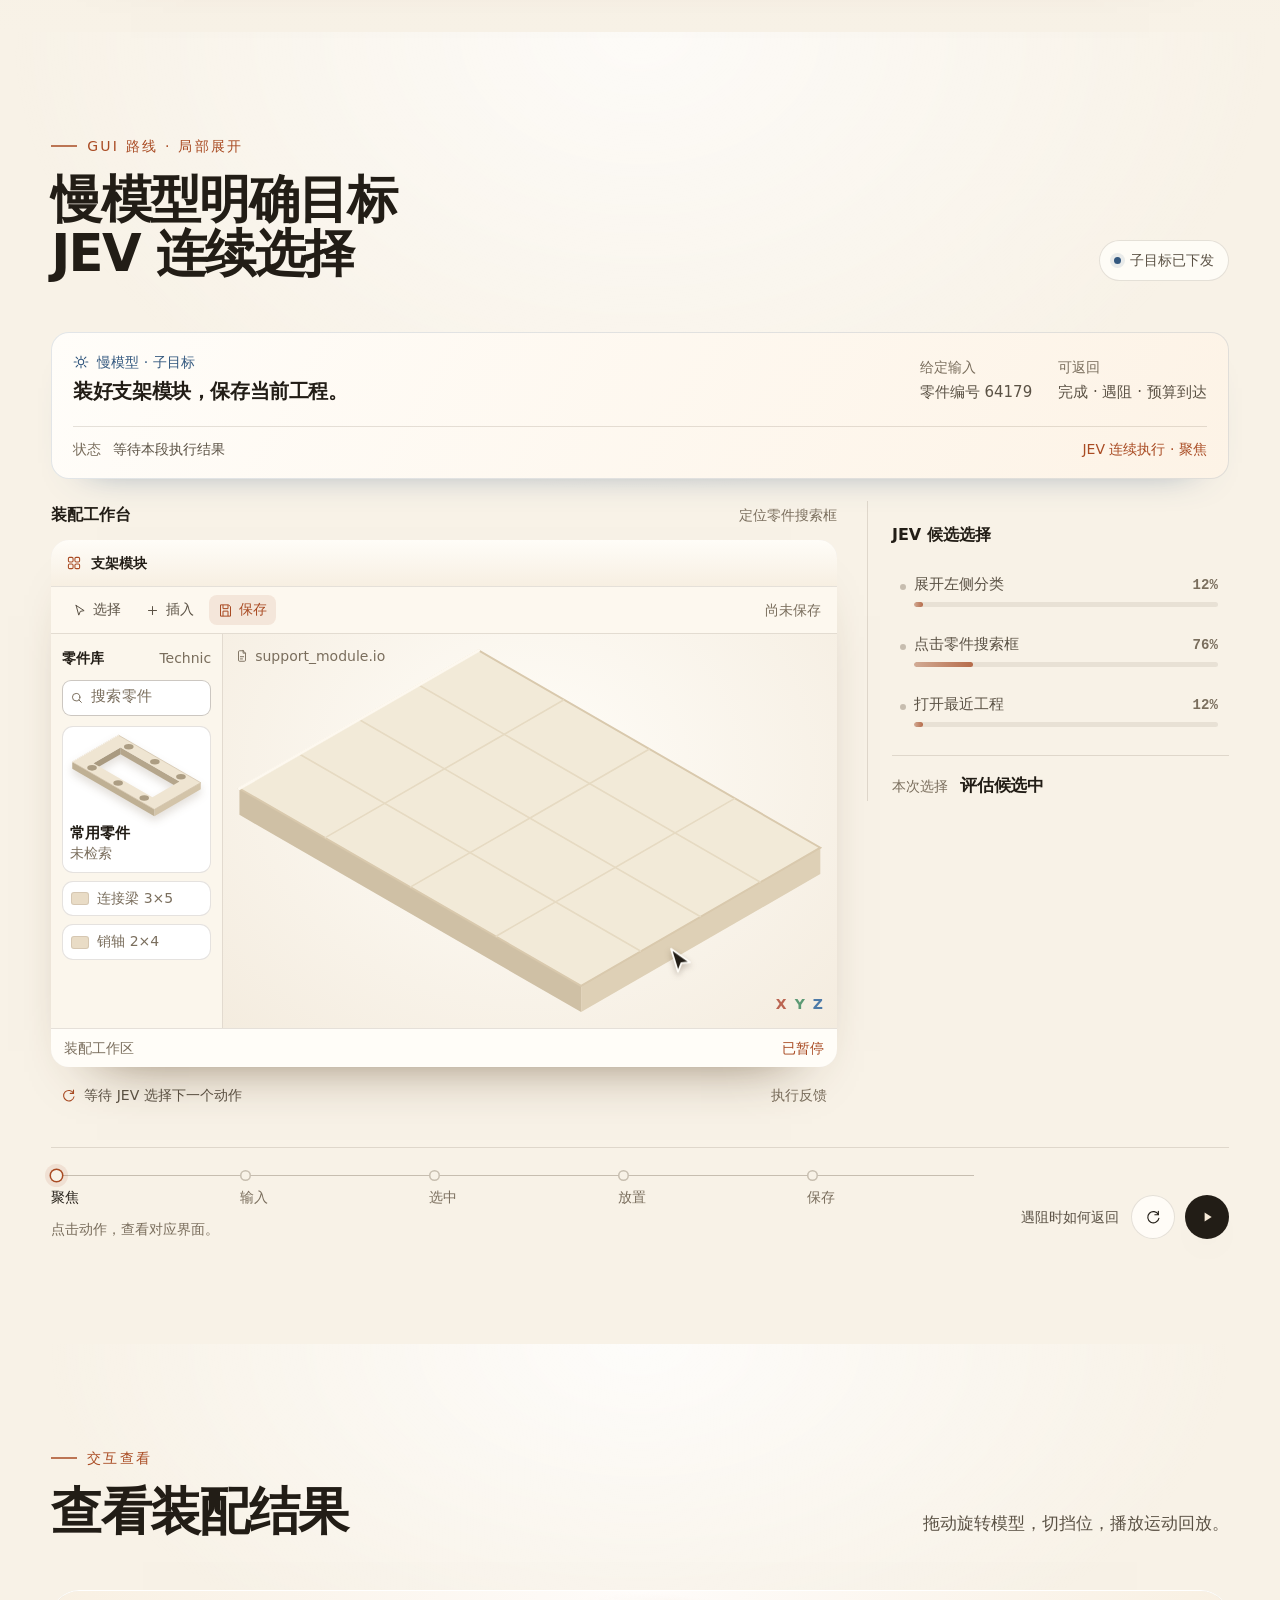
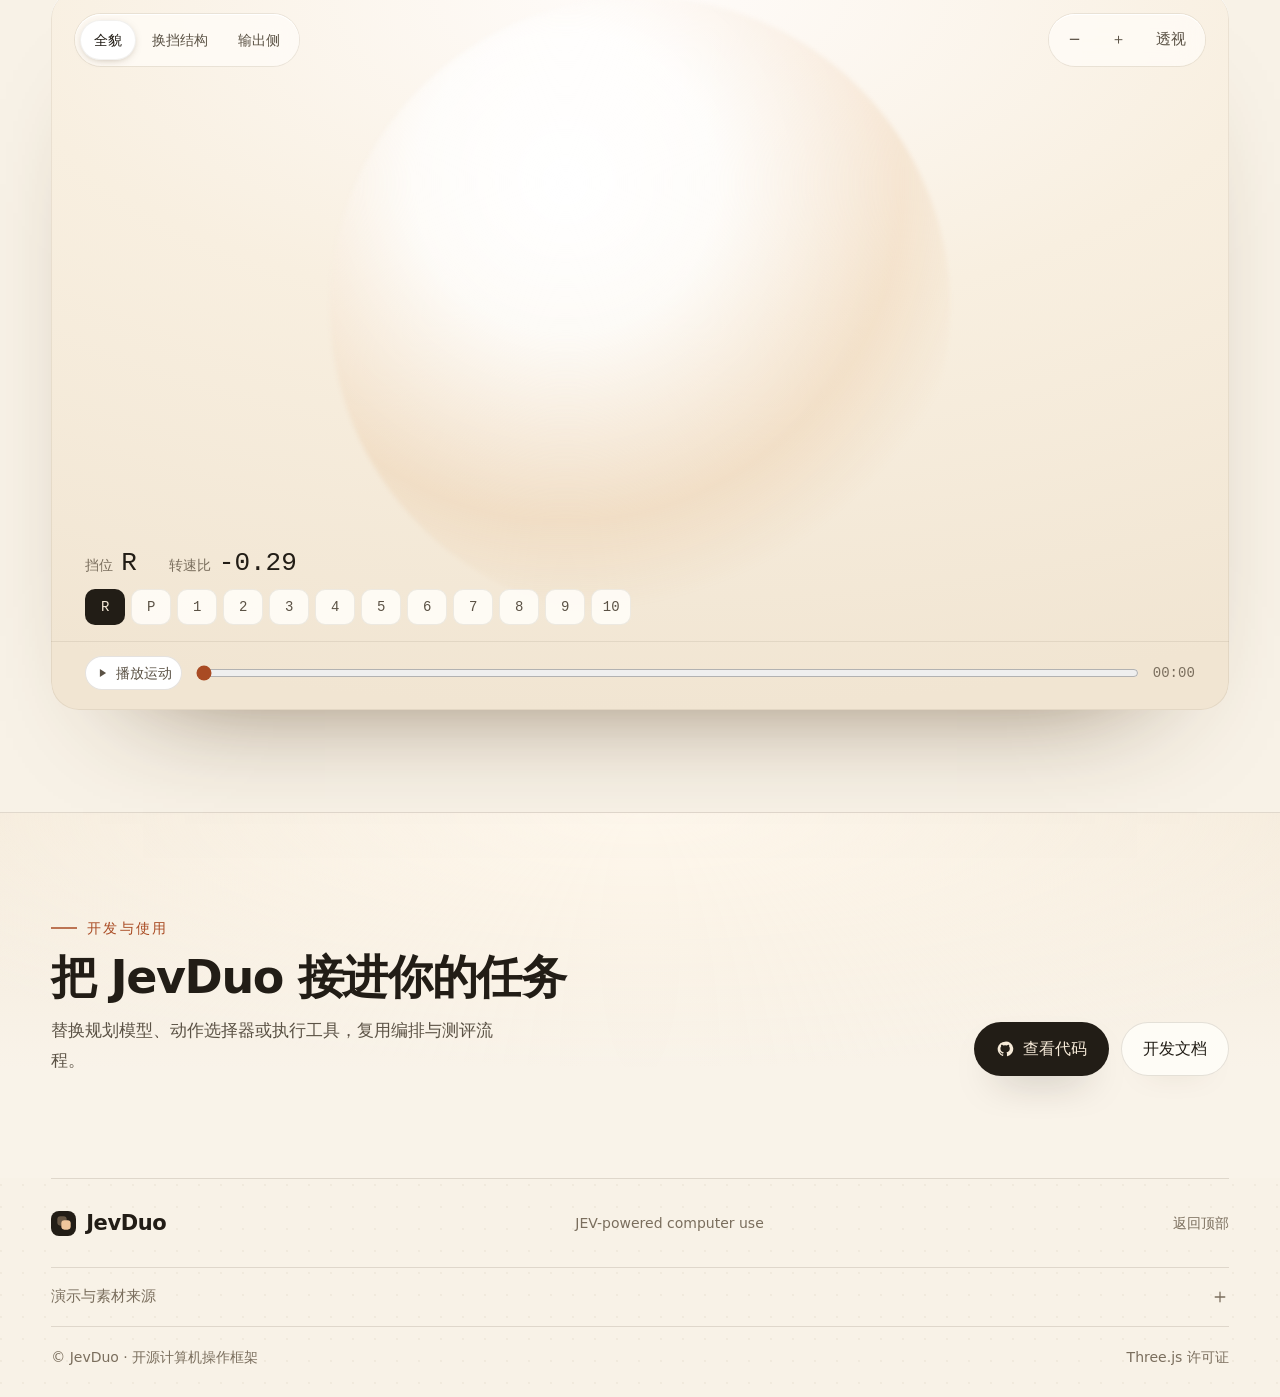
<file: website/index.html>
<!doctype html>
<html lang='zh-CN' data-assets='../../assets/'>
<head>
<meta charset='utf-8'>
<meta name='viewport' content='width=device-width, initial-scale=1'>
<meta name='description' content='JevDuo：慢模型规划有界子目标，Router 分派执行器，JEV 在共享 Runtime 中连续选择动作。'>
<meta name='theme-color' content='#f8f2e7'>
<meta name='color-scheme' content='light'>
<title>JevDuo — JEV-powered computer use</title>
<link rel='icon' href='data:image/svg+xml,%3Csvg xmlns=%22http://www.w3.org/2000/svg%22 viewBox=%220 0 32 32%22%3E%3Crect width=%2232%22 height=%2232%22 rx=%229%22 fill=%22%231c1914%22/%3E%3Crect x=%226%22 y=%226%22 width=%2212%22 height=%2212%22 rx=%224%22 fill=%22%23f0c79d%22/%3E%3Crect x=%2214%22 y=%2214%22 width=%2212%22 height=%2212%22 rx=%224%22 fill=%22%23fffdf8%22/%3E%3C/svg%3E'>
<link rel='preload' href='assembly-poster.png' as='image'>
<link rel='stylesheet' href='showcase.css'>
<link rel='stylesheet' href='responsive.css'>
<script defer src='../../assets/three.js'></script>
<script defer src='../../assets/viewer.js'></script>
<script defer src='story.js'></script>
<script defer src='execution.js'></script>
<script defer src='showcase.js'></script>
</head>
<body>
<svg class='symbols' aria-hidden='true' xmlns='http://www.w3.org/2000/svg'>
<symbol id='i-mark' viewBox='0 0 24 24'><rect x='2' y='2' width='14' height='14' rx='4.6' fill='currentColor' opacity='.34'/><rect x='8' y='8' width='14' height='14' rx='4.6' fill='currentColor'/></symbol>
<symbol id='i-file' viewBox='0 0 24 24'><g fill='none' stroke='currentColor' stroke-width='1.6' stroke-linecap='round' stroke-linejoin='round'><path d='M13.9 3H7.8A1.8 1.8 0 0 0 6 4.8v14.4A1.8 1.8 0 0 0 7.8 21h8.4a1.8 1.8 0 0 0 1.8-1.8V7.1L13.9 3Z'/><path d='M13.9 3v4.1h4.1M9.2 13.2h5.6M9.2 17h3.6'/></g></symbol>
<symbol id='i-spark' viewBox='0 0 24 24'><g fill='none' stroke='currentColor' stroke-width='1.6' stroke-linecap='round' stroke-linejoin='round'><path d='M12 3.2v3.1M12 17.7v3.1M4.8 12H1.7M22.3 12h-3.1M6.9 6.9 4.7 4.7M19.3 19.3l-2.2-2.2M17.1 6.9l2.2-2.2M4.7 19.3l2.2-2.2'/><circle cx='12' cy='12' r='4.1'/></g></symbol>
<symbol id='i-branch' viewBox='0 0 24 24'><g fill='none' stroke='currentColor' stroke-width='1.7' stroke-linecap='round' stroke-linejoin='round'><path d='M4 12h6.2m0 0 4.6-5.4h4.4m-9 5.4 4.6 5.4h4.4'/><circle cx='3' cy='12' r='1.9'/><path d='m18.6 3.4 2.2 2.3-2.2 2.3M18.6 16l2.2 2.3-2.2 2.3'/></g></symbol>
<symbol id='i-cursor' viewBox='0 0 24 24'><path fill='none' stroke='currentColor' stroke-width='1.6' stroke-linecap='round' stroke-linejoin='round' d='M6.6 3.9 19.4 12.2l-6.1 1.2-2.5 6-4.2-15.5Z'/></symbol>
<symbol id='i-terminal' viewBox='0 0 24 24'><g fill='none' stroke='currentColor' stroke-width='1.6' stroke-linecap='round' stroke-linejoin='round'><rect x='3' y='4.6' width='18' height='14.8' rx='3'/><path d='m7.8 9.8 2.8 2.4-2.8 2.4M13 14.8h3.2'/></g></symbol>
<symbol id='i-grid' viewBox='0 0 24 24'><g fill='none' stroke='currentColor' stroke-width='1.6'><rect x='3.6' y='3.6' width='7' height='7' rx='1.8'/><rect x='13.4' y='3.6' width='7' height='7' rx='1.8'/><rect x='3.6' y='13.4' width='7' height='7' rx='1.8'/><rect x='13.4' y='13.4' width='7' height='7' rx='1.8'/></g></symbol>
<symbol id='i-search' viewBox='0 0 24 24'><g fill='none' stroke='currentColor' stroke-width='1.7' stroke-linecap='round'><circle cx='10.6' cy='10.6' r='6.4'/><path d='m15.4 15.4 4.1 4.1'/></g></symbol>
<symbol id='i-check' viewBox='0 0 24 24'><path fill='none' stroke='currentColor' stroke-width='1.9' stroke-linecap='round' stroke-linejoin='round' d='m5.4 12.4 4.2 4.2L18.8 7.4'/></symbol>
<symbol id='i-refresh' viewBox='0 0 24 24'><g fill='none' stroke='currentColor' stroke-width='1.7' stroke-linecap='round' stroke-linejoin='round'><path d='M20 8.4A8.4 8.4 0 1 0 20.8 14'/><path d='M20 3.4v5.2h-5.2'/></g></symbol>
<symbol id='i-play' viewBox='0 0 24 24'><path fill='currentColor' d='M8.4 5.2 19 12 8.4 18.8V5.2Z'/></symbol>
<symbol id='i-pause' viewBox='0 0 24 24'><g fill='none' stroke='currentColor' stroke-width='2' stroke-linecap='round'><path d='M9 5.4v13.2M15 5.4v13.2'/></g></symbol>
<symbol id='i-plus' viewBox='0 0 24 24'><g fill='none' stroke='currentColor' stroke-width='1.7' stroke-linecap='round'><path d='M12 5.6v12.8M5.6 12h12.8'/></g></symbol>
<symbol id='i-save' viewBox='0 0 24 24'><g fill='none' stroke='currentColor' stroke-width='1.6' stroke-linejoin='round'><path d='M4 3h13l3 3v15H4Z'/><path d='M8 3v6h8V3M8 21v-8h8v8'/></g></symbol>
<symbol id='i-github' viewBox='0 0 24 24'><path fill='currentColor' d='M12 2.2a9.8 9.8 0 0 0-3.1 19.1c.5.1.7-.2.7-.5v-1.7c-2.7.6-3.3-1.3-3.3-1.3-.4-1.1-1.1-1.4-1.1-1.4-.9-.6.1-.6.1-.6 1 .1 1.5 1 1.5 1 .9 1.5 2.3 1.1 2.9.8.1-.6.4-1.1.7-1.3-2.2-.2-4.5-1.1-4.5-4.9 0-1.1.4-2 1-2.6-.1-.3-.4-1.3.1-2.6 0 0 .8-.3 2.7 1a9.4 9.4 0 0 1 4.9 0c1.9-1.3 2.7-1 2.7-1 .5 1.3.2 2.3.1 2.6.6.6 1 1.5 1 2.6 0 3.8-2.3 4.7-4.5 4.9.4.3.7.9.7 1.9v2.8c0 .3.2.6.7.5A9.8 9.8 0 0 0 12 2.2Z'/></symbol>
<symbol id='part-frame' viewBox='0 0 231 156'>
  <polygon points='177.96,53.5 325.18,138.5 242.04,186.5 94.8,101.5' fill='#a2937c'/>
  <polygon points='177.96,41.5 94.8,89.5 94.8,101.5 177.96,53.5' fill='#b3a58e'/>
  <polygon points='177.96,41.5 325.18,126.5 325.18,138.5 177.96,53.5' fill='#cabc a4'/>
  <polygon points='230.38,85 147.24,133 147.24,155 230.38,107' fill='#b6a68c'/>
  <polygon points='147.24,133 0,48 0,70 147.24,155' fill='#cec0a8'/>
  <path d='M83.16 0 L230.38 85 L147.24 133 L0 48 Z M88.35 23 L190.54 82 L142.05 110 L39.86 51 Z' fill='#e8ddca' fill-rule='evenodd'/>
  <path d='M83.16 0 L230.38 85' fill='none' stroke='#fdf8ef' stroke-width='2.6' stroke-linecap='round'/>
  <path d='M0 48 L83.16 0' fill='none' stroke='#f8f1e6' stroke-width='1.8' stroke-linecap='round' opacity='.85'/>
  <path d='M88.35 23 L190.54 82 L142.05 110 L39.86 51 Z' fill='none' stroke='#cbbca3' stroke-width='1.4'/>
</symbol>
<symbol id='part-ghost' viewBox='0 0 231 156'>
  <path d='M83.16 0 L230.38 85 L147.24 133 L0 48 Z' fill='currentColor' fill-opacity='.1' stroke='currentColor' stroke-width='3' stroke-dasharray='13 9' stroke-linejoin='round'/>
  <path d='M83.16 22 L230.38 107 L147.24 155 L0 70 Z' fill='none' stroke='currentColor' stroke-width='2' stroke-opacity='.32' stroke-dasharray='13 9'/>
</symbol>
</svg>
<a class='skip-link' href='#film'>跳到正文</a>

<header class='header' id='site-header'>
  <div class='header-inner shell'>
    <a class='brand' href='#top' aria-label='JevDuo 首页'><span class='brand-mark'><svg class='ico'><use href='#i-mark'/></svg></span><span class='brand-word'>JevDuo</span></a>
    <nav class='nav' aria-label='主导航'><a href='#film'>影片</a><a href='#architecture'>架构</a><a href='#execution'>执行</a><a href='#result'>成果</a></nav>
    <a class='github-link' href='https://github.com/AI45Lab/JevDuo' target='_blank' rel='noopener'><svg class='ico'><use href='#i-github'/></svg><span>GitHub</span></a>
  </div>
  <span class='header-progress' aria-hidden='true'></span>
</header>

<main id='top'>
  <div class='opening' id='opening'>
    <div class='sky' aria-hidden='true'><span class='sky-a'></span><span class='sky-b'></span><span class='sky-dots'></span></div>
    <div class='assembly-stage' id='assembly-stage'>
      <div class='model-aura' aria-hidden='true'></div>
      <div class='model-canvas' id='hero-model-mount' role='img' aria-label='逐零件装配的三维模型，可拖动旋转'>
        <img class='assembly-poster' src='assembly-poster.png' alt=''>
        <span class='scene-loading' id='hero-model-loading' role='status'>正在加载装配模型</span>
      </div>
      <div class='model-floor' aria-hidden='true'></div>
    </div>
    <section class='hero' id='story' aria-labelledby='hero-title'>
      <div class='hero-scrim' aria-hidden='true'></div>
      <div class='shell hero-foot'>
        <p class='hero-kicker'>JEV-powered computer use</p>
        <h1 class='hero-title' id='hero-title'><span class='hero-title-in'>JevDuo</span></h1>
        <p class='hero-sub'>JEV 驱动的开源计算机操作 Harness</p>
      </div>
    </section>
  </div>

  <section class='film-section' id='film' aria-labelledby='film-title'>
    <div class='shell'>
      <header class='section-lead split'>
        <div class='lead-main'>
          <p class='eyebrow'>完整演示</p>
          <h2 id='film-title'>从任务到成果</h2>
        </div>
        <a class='text-link' href='../../downloads/JevDuo-v16-4K.mp4' download>下载 4K 影片</a>
      </header>
      <figure class='film-figure'>
        <video id='film-player' controls playsinline preload='none' poster='../../assets/film-v16-poster.jpg' aria-label='JevDuo 工作流程影片'>
          <source src='../../assets/jevduo-film-v16-1080p.mp4' type='video/mp4'>
          此浏览器无法播放，可下载影片查看。
        </video>
      </figure>
      <details class='records' id='execution-records'>
        <summary>
          <span class='record-icon' aria-hidden='true'><svg class='ico'><use href='#i-grid'/></svg></span>
          <span class='record-copy'><strong>四桌面装配回放</strong><span>历史记录 · 可切换模块、并排与倍速</span></span>
          <span class='record-toggle' aria-hidden='true'><svg class='ico'><use href='#i-plus'/></svg></span>
        </summary>
        <div class='record-content'>
          <div class='case-workspace' id='case-workspace'>
            <div class='workspace-toolbar'>
              <div class='workspace-title-row'><strong id='workspace-title'>主体与主传动</strong><span id='workspace-phase'>开始装配</span></div>
              <button id='grid-toggle' aria-pressed='false'><svg class='ico'><use href='#i-grid'/></svg>并排查看</button>
            </div>
            <div class='workspace-display' id='workspace-display'></div>
            <div class='workspace-tabs' role='tablist' aria-label='切换装配模块' id='workspace-tabs'></div>
            <div class='workspace-transport'>
              <button id='case-play' class='round-play' aria-label='播放桌面回放'><svg class='ico'><use href='#i-play'/></svg></button>
              <input id='case-seek' type='range' min='0' max='203' step='0.1' value='0' aria-label='调整桌面回放进度'>
              <output id='case-clock'>00:00 / 03:23</output>
              <select id='case-speed' aria-label='桌面回放倍速'><option value='1'>1×</option><option value='2' selected>2×</option><option value='4'>4×</option><option value='8'>8×</option></select>
            </div>
          </div>
          <div class='chapter-jumps'>
            <button data-case-time='0'>开始装配</button>
            <button data-case-time='85'>查看模块</button>
            <button data-case-time='180'>进入总装</button>
          </div>
          <p class='case-note'>四路桌面是这台机器的具体装配记录，不代表框架默认并发数；回放按模块进度对齐，不作为 JEV 的性能对照。</p>
        </div>
      </details>
    </div>
  </section>

  <section class='arch-section' id='architecture' aria-labelledby='architecture-title'>
    <div class='shell'>
      <header class='section-lead split'>
        <div class='lead-main'>
          <p class='eyebrow'>执行架构</p>
          <h2 id='architecture-title'>慢模型规划子目标<br>Router 分派执行</h2>
        </div>
        <p class='arch-legend'><i class='dot clay' aria-hidden='true'></i>快速局部执行<i class='dot blue' aria-hidden='true'></i>慢模型参与</p>
      </header>
      <div class='architecture-board' id='architecture-board' data-route='gui' data-phase='idle'>
        <p class='board-caption'>JevDuo <span>执行闭环</span></p>
        <div class='node node-observe' id='arch-input'>
          <span class='node-orb' aria-hidden='true'><svg class='ico'><use href='#i-file'/></svg></span>
          <p class='node-kicker'>入口</p>
          <h3>任务与当前<br>桌面观察</h3>
          <p class='node-note'>用户要求、可读的界面状态、可用控件。</p>
        </div>
        <div class='node node-slow' id='arch-slow'>
          <span class='node-orb' aria-hidden='true'><svg class='ico'><use href='#i-spark'/></svg></span>
          <p class='node-kicker'>慢模型</p>
          <h3>评估进展<br>规划一个子目标</h3>
          <p class='node-note'>给出准确的必要输入，核验回传结果。</p>
          <div class='slow-outcomes'><span>继续</span><span>修订</span><span>结束</span></div>
        </div>
        <div class='route-zone'>
          <p class='route-badge'>快速路由</p>
          <div class='router' id='arch-router'>
            <div class='router-head'>
              <span class='node-orb' aria-hidden='true'><svg class='ico'><use href='#i-branch'/></svg></span>
              <div><p class='node-kicker'>Router</p><h3>选一条执行路径</h3></div>
            </div>
            <p class='node-note'>按子目标分派 GUI 或 CLI 执行器，不负责逐步动作。</p>
            <p class='router-exit'><span>当前路线</span><strong id='router-selection'>JEV · GUI</strong></p>
          </div>
          <div class='pool' aria-label='选择要查看的执行路线'>
            <button class='gate' id='arch-jev' data-route='gui' aria-pressed='true'>
              <span class='gate-mark' aria-hidden='true'><svg class='ico'><use href='#i-cursor'/></svg></span>
              <strong>JEV · GUI</strong>
              <span class='gate-note'>读截图与动作，连续选择</span>
            </button>
            <button class='gate' id='arch-cli' data-route='cli' aria-pressed='false'>
              <span class='gate-mark' aria-hidden='true'><svg class='ico'><use href='#i-terminal'/></svg></span>
              <strong>慢模型 · CLI</strong>
              <span class='gate-note'>写代码与命令，同一环境执行</span>
            </button>
          </div>
        </div>
        <div class='runtime' id='arch-runtime'>
          <div class='runtime-head'>
            <p class='node-kicker'>共享 Runtime</p>
            <h3>让动作落到真实环境</h3>
          </div>
          <div class='runtime-pair'>
            <span class='runtime-node'><strong>Tool Executor</strong><em>动作下发</em></span>
            <span class='runtime-bridge' aria-label='动作与回执双向传递'>↔</span>
            <span class='runtime-node'><strong>Environment</strong><em>桌面与工具</em></span>
          </div>
          <p class='runtime-flow'>动作 · 回执 · 本轮结果</p>
        </div>
        <div class='node arch-return' id='arch-return'>
          <span class='node-orb' aria-hidden='true'><svg class='ico'><use href='#i-refresh'/></svg></span>
          <div>
            <p class='node-kicker'>回执</p>
            <strong>带着结果回到新一轮观察</strong>
          </div>
        </div>
        <svg class='arch-track' aria-hidden='true'>
          <defs>
            <marker id='arr' viewBox='0 0 10 10' refX='7' refY='5' markerWidth='6' markerHeight='6' markerUnits='userSpaceOnUse' orient='auto'><path d='M2.2 1.8 7.4 5 2.2 8.2' fill='none' stroke='#c2b6a3' stroke-width='1.7' stroke-linecap='round' stroke-linejoin='round'/></marker>
            <marker id='arr-on' viewBox='0 0 10 10' refX='7' refY='5' markerWidth='6' markerHeight='6' markerUnits='userSpaceOnUse' orient='auto'><path d='M2.2 1.8 7.4 5 2.2 8.2' fill='none' stroke='#b4542c' stroke-width='1.9' stroke-linecap='round' stroke-linejoin='round'/></marker>
            <marker id='arr-back' viewBox='0 0 10 10' refX='7' refY='5' markerWidth='6' markerHeight='6' markerUnits='userSpaceOnUse' orient='auto'><path d='M2.2 1.8 7.4 5 2.2 8.2' fill='none' stroke='#33587f' stroke-width='1.9' stroke-linecap='round' stroke-linejoin='round'/></marker>
          </defs>
          <g id='arch-wires'></g>
          <g id='arch-labels'></g>
          <g id='arch-pulses'></g>
        </svg>
      </div>
    </div>
  </section>

  <section class='execution-section' id='execution' aria-labelledby='execution-title'>
    <div class='shell'>
      <header class='section-lead split'>
        <div class='lead-main'>
          <p class='eyebrow'>GUI 路线 · 局部展开</p>
          <h2 id='execution-title'>慢模型明确目标<br>JEV 连续选择</h2>
        </div>
        <p class='exec-status'><i class='status-dot' aria-hidden='true'></i><span id='slow-status'>子目标已下发</span></p>
      </header>

      <div class='theater' id='execution-theater' data-phase='execution' data-blocked='false'>
        <div class='contract'>
          <div class='contract-main'>
            <p class='contract-kicker'><svg class='ico'><use href='#i-spark'/></svg>慢模型 · 子目标</p>
            <p class='contract-goal'>装好支架模块，保存当前工程。</p>
          </div>
          <dl class='contract-io'>
            <div><dt>给定输入</dt><dd>零件编号 64179</dd></div>
            <div><dt>可返回</dt><dd>完成 · 遇阻 · 预算到达</dd></div>
          </dl>
          <div class='contract-foot'>
            <p class='contract-state'><span>状态</span><span id='plan-state'>等待本段执行结果</span></p>
            <p class='goal-step' id='goal-step'>JEV 局部执行</p>
          </div>
        </div>

        <div class='observe'>
          <div class='observe-head'><strong id='work-title'>装配工作台</strong><span id='observation-text'>零件库已就绪</span></div>
          <div class='screen' id='mini-screen' data-state='' aria-label='零件搜索、放置与保存的界面重建动画'>
            <div class='app-titlebar'><svg class='ico'><use href='#i-grid'/></svg><strong>支架模块</strong></div>
            <div class='app-toolbar'>
              <span class='app-tool'><svg class='ico'><use href='#i-cursor'/></svg>选择</span>
              <span class='app-tool'><svg class='ico'><use href='#i-plus'/></svg>插入</span>
              <span class='app-tool app-save' id='app-save'><svg class='ico'><use href='#i-save'/></svg>保存</span>
              <span class='app-file' id='app-file-state'>尚未保存</span>
            </div>
            <div class='app-body'>
              <aside class='parts-library'>
                <div class='library-head'><strong>零件库</strong><span>Technic</span></div>
                <label class='screen-search' id='mini-search'>
                  <svg class='ico'><use href='#i-search'/></svg>
                  <input id='mini-search-value' aria-label='搜索零件' placeholder='搜索零件' readonly tabindex='-1'><i class='caret' aria-hidden='true'></i>
                </label>
                <div class='screen-results' id='mini-parts'>
                  <div class='library-part target-part' id='library-target'>
                    <svg class='part-shape' viewBox='0 0 231 156'><use href='#part-frame'/></svg>
                    <strong id='target-name'>框架件</strong>
                    <span id='target-code'>未检索</span>
                    <i class='part-selected'><svg class='ico'><use href='#i-check'/></svg></i>
                  </div>
                  <div class='library-part other-part'><i class='chip'></i><span>连接梁 3×5</span></div>
                  <div class='library-part other-part'><i class='chip'></i><span>销轴 2×4</span></div>
                </div>
                <p class='library-empty'>没有匹配的零件</p>
              </aside>
              <div class='screen-canvas' id='assembly-canvas'>
                <div class='viewport-file'><svg class='ico'><use href='#i-file'/></svg>support_module.io</div>
                <svg class='bench' viewBox='0 0 420 260' aria-hidden='true'>
                  <defs>
                    <linearGradient id='benchTop' x1='0' y1='0' x2='.9' y2='1'><stop offset='0' stop-color='#f8f0e1'/><stop offset='1' stop-color='#e7d9c2'/></linearGradient>
                  </defs>
                  <ellipse cx='210' cy='232' rx='172' ry='26' fill='#a68d6b' opacity='.16'/>
                  <polygon points='177.96,53.5 325.18,138.5 242.04,186.5 94.8,101.5' fill='#b5a68f'/>
                  <polygon points='177.96,41.5 94.8,89.5 94.8,101.5 177.96,53.5' fill='#c0b19a'/>
                  <polygon points='177.96,41.5 325.18,126.5 325.18,138.5 177.96,53.5' fill='#d3c5ad'/>
                  <polygon points='370.21,130.5 248.97,200.5 248.97,222.5 370.21,152.5' fill='#c2b197'/>
                  <polygon points='248.97,200.5 49.8,85.5 49.8,107.5 248.97,222.5' fill='#d8cab3'/>
                  <path d='M171.03 15.5 L370.21 130.5 L248.97 200.5 L49.8 85.5 Z M177.96 41.5 L325.18 126.5 L242.04 174.5 L94.8 89.5 Z' fill='url(#benchTop)' fill-rule='evenodd'/>
                  <path d='M171.03 15.5 L370.21 130.5' fill='none' stroke='#fdf7ec' stroke-width='2.6' stroke-linecap='round'/>
                  <path d='M49.8 85.5 L171.03 15.5' fill='none' stroke='#fbf4e8' stroke-width='1.8' stroke-linecap='round' opacity='.9'/>
                  <path d='M177.96 41.5 L325.18 126.5 L242.04 174.5 L94.8 89.5 Z' fill='none' stroke='#c9b89e' stroke-width='1.4'/>
                  <path d='M60.8 92.5 L162.03 33.5' stroke='#e9dcc6' stroke-width='1' opacity='.8'/>
                </svg>
                <div class='drop-target' id='drop-target'><svg viewBox='0 0 231 156'><use href='#part-ghost'/></svg></div>
                <div class='placed-part' id='placed-part' aria-label='已放置的框架'><svg viewBox='0 0 231 156'><use href='#part-frame'/></svg></div>
                <span class='saved' id='saved-mark'><svg class='ico'><use href='#i-check'/></svg>工程已保存</span>
                <div class='viewport-axis' aria-hidden='true'><i>X</i><i>Y</i><i>Z</i></div>
              </div>
            </div>
            <div class='app-statusbar'><span id='mini-canvas-status'>装配工作区</span><span id='app-operation'>等待执行</span></div>
            <div class='drag-part' id='drag-part' aria-hidden='true'><svg viewBox='0 0 231 156'><use href='#part-frame'/></svg></div>
            <div class='demo-cursor' id='demo-cursor' aria-hidden='true'><i class='click-ring'></i><svg viewBox='0 0 24 28'><path d='M2 1.6 21 15l-8.6.9-3.4 8.6Z' fill='#241f18' stroke='#fffdf8' stroke-width='1.8' stroke-linejoin='round'/></svg></div>
            <div class='blocked-notice'><svg class='ico'><use href='#i-refresh'/></svg>目标不在候选中，交还慢模型</div>
          </div>
          <p class='receipt' id='receipt'><svg class='ico'><use href='#i-refresh'/></svg><span id='receipt-text'>执行后读回：工作台已就绪</span><em>执行反馈</em></p>
        </div>

        <div class='decision'>
          <div class='decision-head'><strong id='decision-title'>JEV 候选选择</strong></div>
          <div class='local-choice' id='local-choice'></div>
          <div class='result-line'><span id='selection-caption'>本次选择</span><strong id='selected-action'>评估候选中</strong></div>
        </div>
      </div>

      <div class='theater-foot'>
        <div class='beads-wrap'>
          <div class='beads' id='action-beads' aria-label='查看具体动作'></div>
          <p class='beads-note'>点击动作，查看对应界面。</p>
        </div>
        <div class='theater-controls'>
          <button class='ghost' id='loop-block'>遇阻时如何返回</button>
          <button class='icon-btn' id='loop-replay' aria-label='重播执行流程'><svg class='ico'><use href='#i-refresh'/></svg></button>
          <button class='icon-btn primary' id='loop-play' aria-label='播放执行流程'><svg class='ico'><use href='#i-play'/></svg></button>
        </div>
      </div>
    </div>
  </section>

  <section class='result-section' id='result' aria-labelledby='result-title'>
    <div class='shell'>
      <header class='section-lead split'>
        <div class='lead-main'>
          <p class='eyebrow'>交互查看</p>
          <h2 id='result-title'>查看装配结果</h2>
        </div>
        <p class='lead'>拖动旋转模型，切挡位，播放运动回放。</p>
      </header>
      <div class='viewer'>
        <div class='viewer-tools'>
          <div class='seg' role='group' aria-label='视角'>
            <button data-view='overall' aria-pressed='true'>全貌</button>
            <button data-view='shift' aria-pressed='false'>换挡结构</button>
            <button data-view='output' aria-pressed='false'>输出侧</button>
          </div>
          <div class='seg seg-tools'>
            <button id='model-zoom-out' aria-label='缩小'>−</button>
            <button id='model-zoom-in' aria-label='放大'>＋</button>
            <button id='model-xray' aria-pressed='false'>透视</button>
          </div>
        </div>
        <div id='model-mount' class='model-mount' role='img' aria-label='拖动旋转装配结果模型'>
          <span class='model-loading' id='model-loading'>加载模型…</span>
        </div>
        <div class='viewer-readout'><span>挡位<strong id='model-gear'>R</strong></span><span>转速比<strong id='model-ratio'>—</strong></span></div>
        <div id='gear-controls' class='gear-controls' aria-label='选择挡位'></div>
        <div class='model-transport'>
          <button id='model-play' aria-label='播放运动回放'><svg class='ico'><use href='#i-play'/></svg>播放运动</button>
          <input id='model-seek' type='range' min='0' max='59.2' step='0.05' value='0' aria-label='调整运动回放进度'>
          <output id='model-clock'>00:00</output>
        </div>
      </div>
    </div>
  </section>

  <section class='closing' aria-labelledby='closing-title'>
    <div class='shell closing-inner'>
      <div>
        <p class='eyebrow'>开发与使用</p>
        <h2 id='closing-title'>把 JevDuo 接进你的任务</h2>
        <p class='lead'>替换规划模型、动作选择器或执行工具，复用编排与测评流程。</p>
      </div>
      <div class='closing-actions'>
        <a class='btn primary' href='https://github.com/AI45Lab/JevDuo' target='_blank' rel='noopener'><svg class='ico'><use href='#i-github'/></svg>查看代码</a>
        <a class='btn' href='https://github.com/AI45Lab/JevDuo/blob/dev/docs/ORCHESTRATION.md' target='_blank' rel='noopener'>开发文档</a>
      </div>
    </div>
  </section>
</main>

<footer class='footer'>
  <div class='shell'>
    <div class='footer-top'>
      <a class='brand' href='#top' aria-label='返回顶部'><span class='brand-mark small'><svg class='ico'><use href='#i-mark'/></svg></span><span class='brand-word'>JevDuo</span></a>
      <span class='footer-tag'>JEV-powered computer use</span>
      <a class='footer-top-link' href='#top'>返回顶部</a>
    </div>
    <details class='footer-sources'>
      <summary>演示与素材来源<span class='footer-plus' aria-hidden='true'><svg class='ico'><use href='#i-plus'/></svg></span></summary>
      <div class='source-copy'>
        <p>架构依据 JevDuo 的慢模型编排、有界子目标契约、执行器注册与共享 Runtime。局部执行流程、候选比例与界面均为前端重建示意，不调用真实模型；分布不是实测或校准后的置信度，也不构成时间、token 或准确率的对比。</p>
        <p>影片与四桌面回放复用历史 NorthCUA / BrickLink Studio 记录，影片中的 JEV 环节用于说明机制，不代表 JEV 已完成该装配任务。回放按装配进度对齐，不代表同一时刻，也不表示框架默认自动四并发。</p>
        <p>页面模型重建自已有装配成果，运动采用已有理想约束仿真记录，不替代全零件接触、干涉检测或实物验证。Three.js 使用 MIT 许可证。</p>
      </div>
    </details>
    <div class='footer-bottom'>
      <span>© JevDuo · 开源计算机操作框架</span>
      <a href='../../THREE-LICENSE.txt'>Three.js 许可证</a>
    </div>
  </div>
</footer>
</body>
</html>
</file>
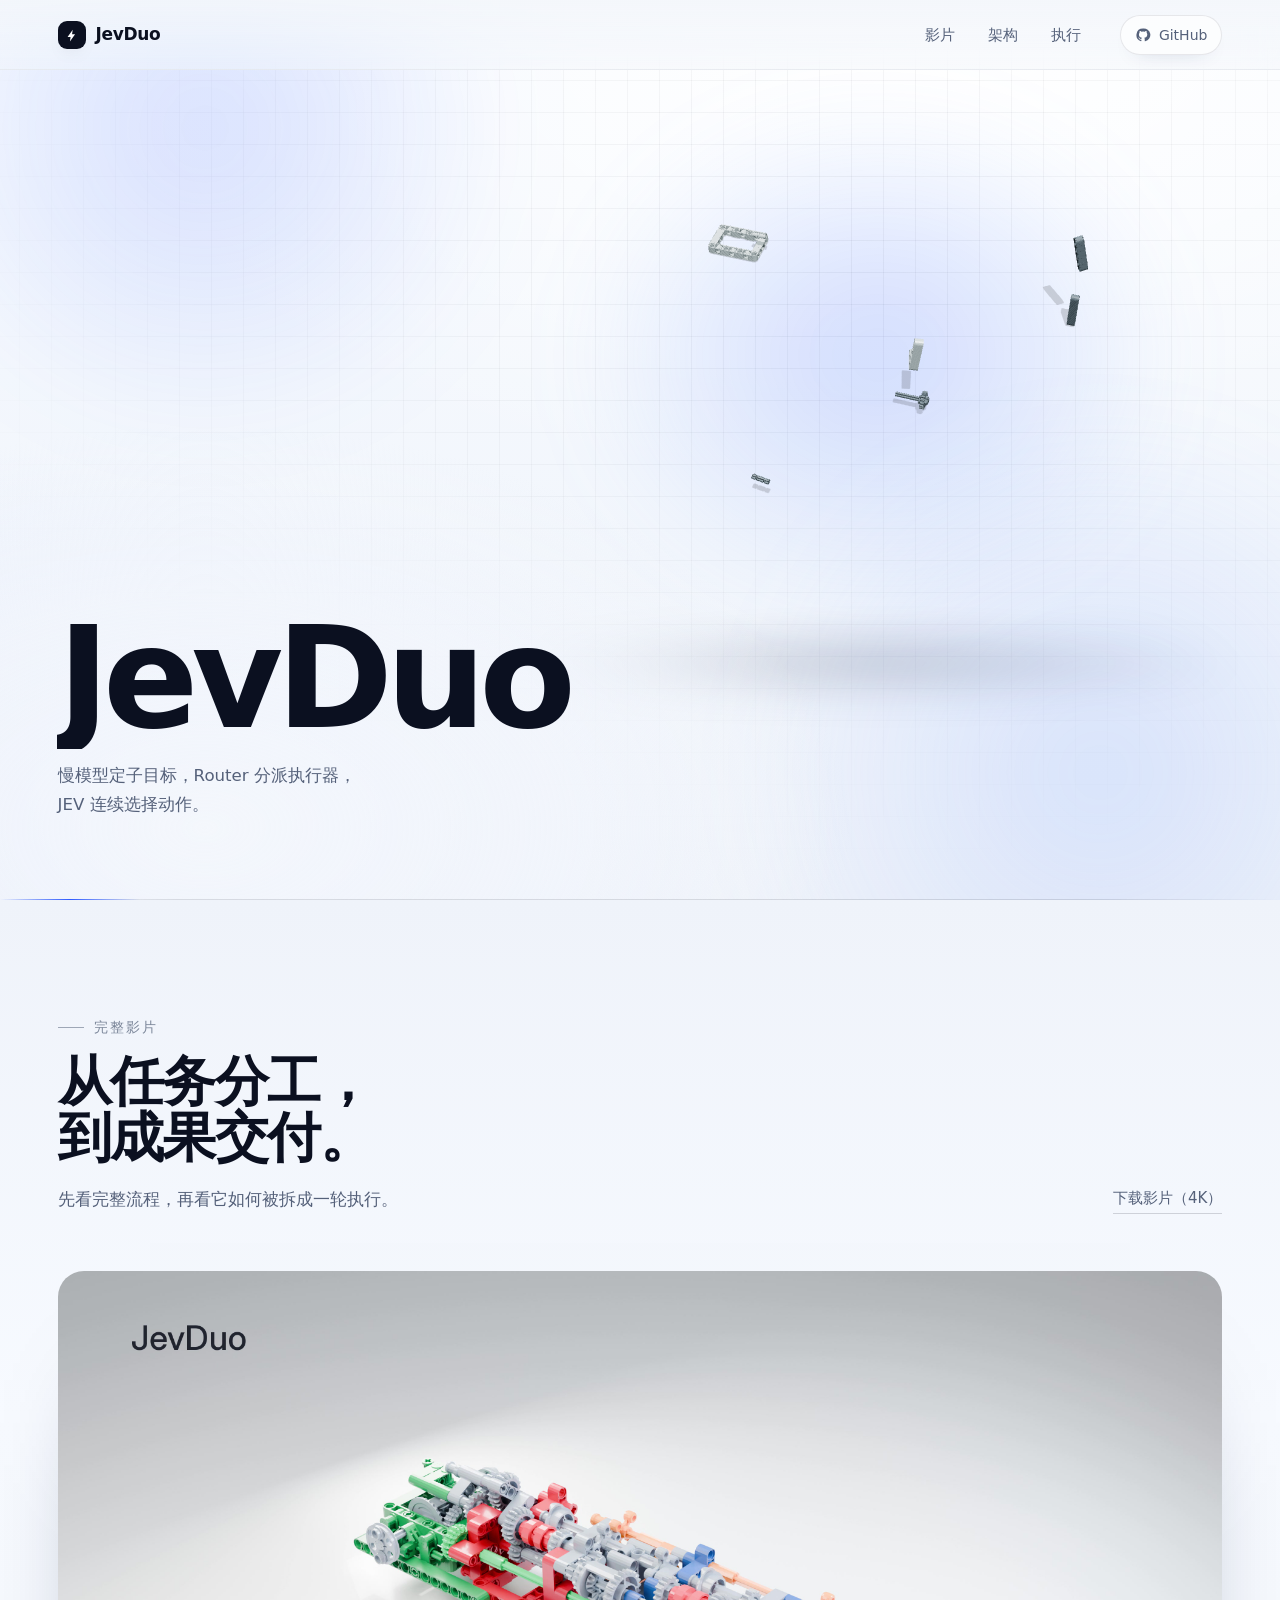
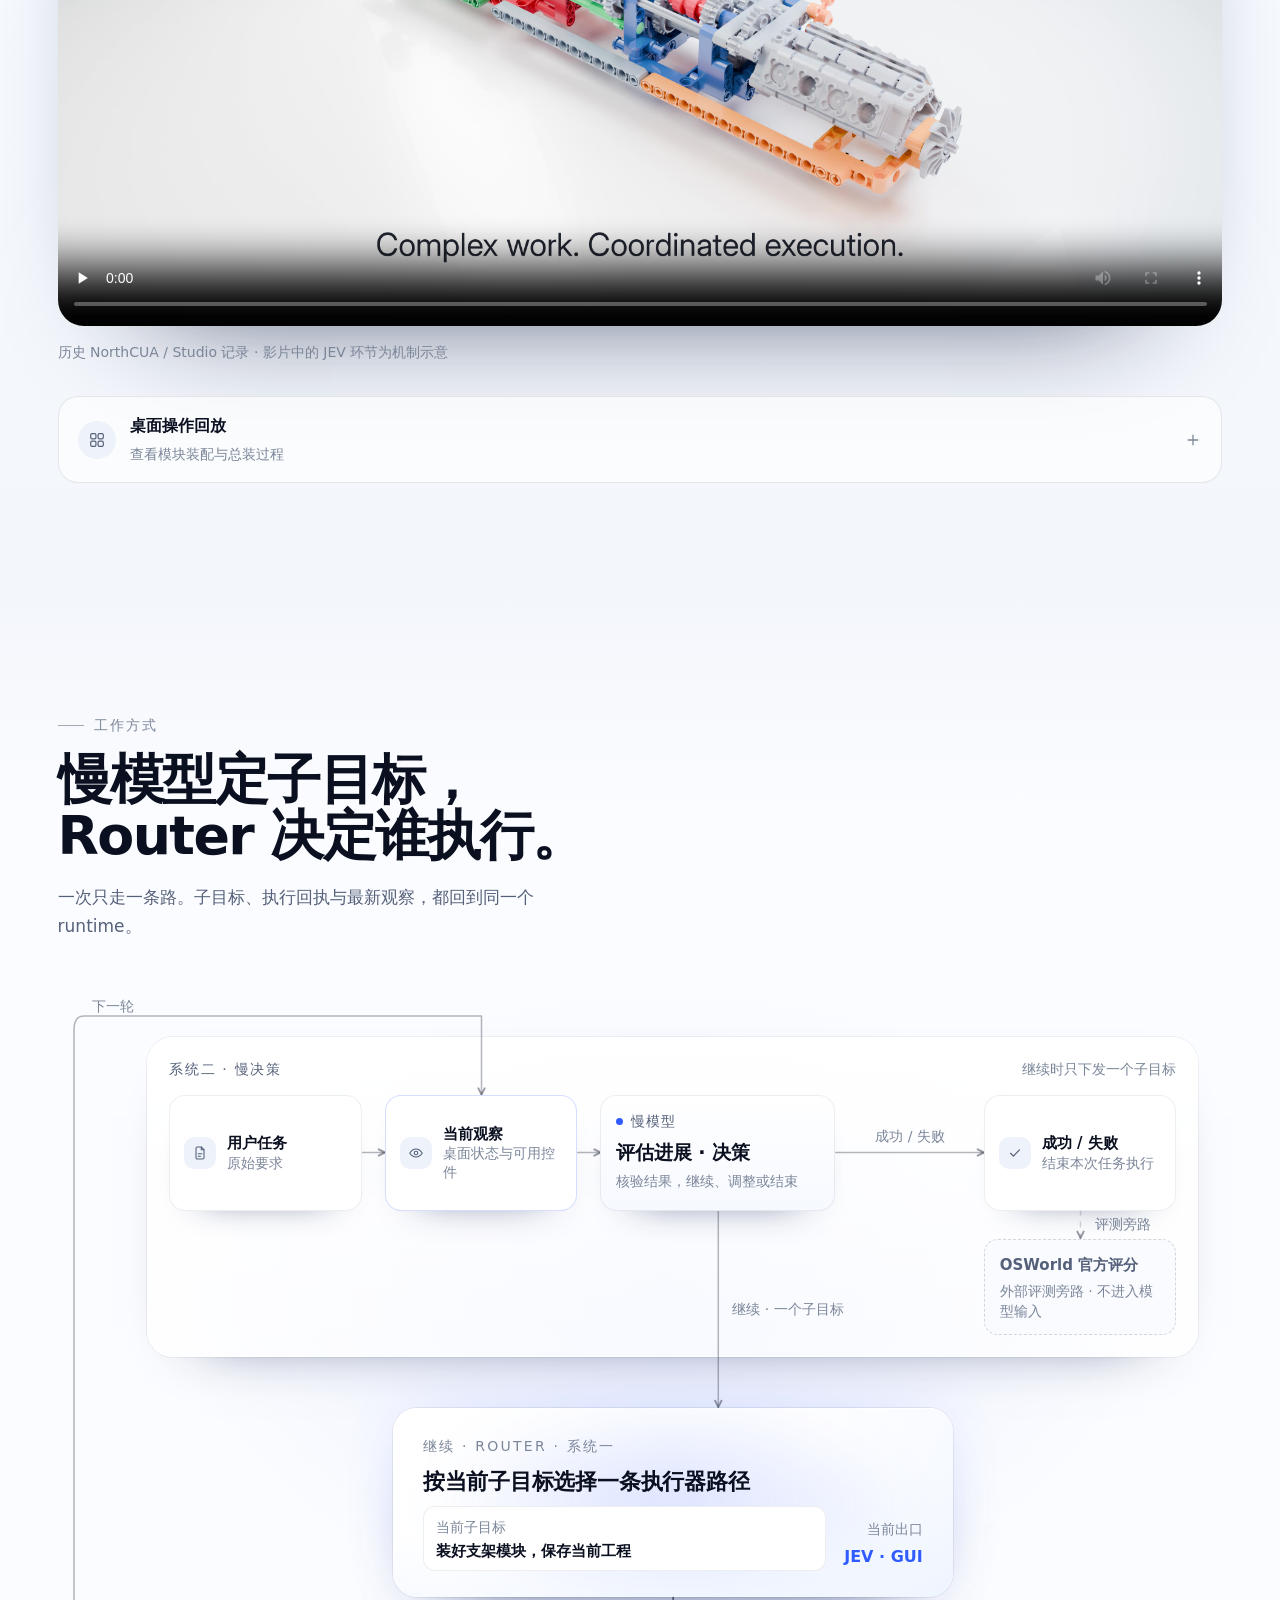
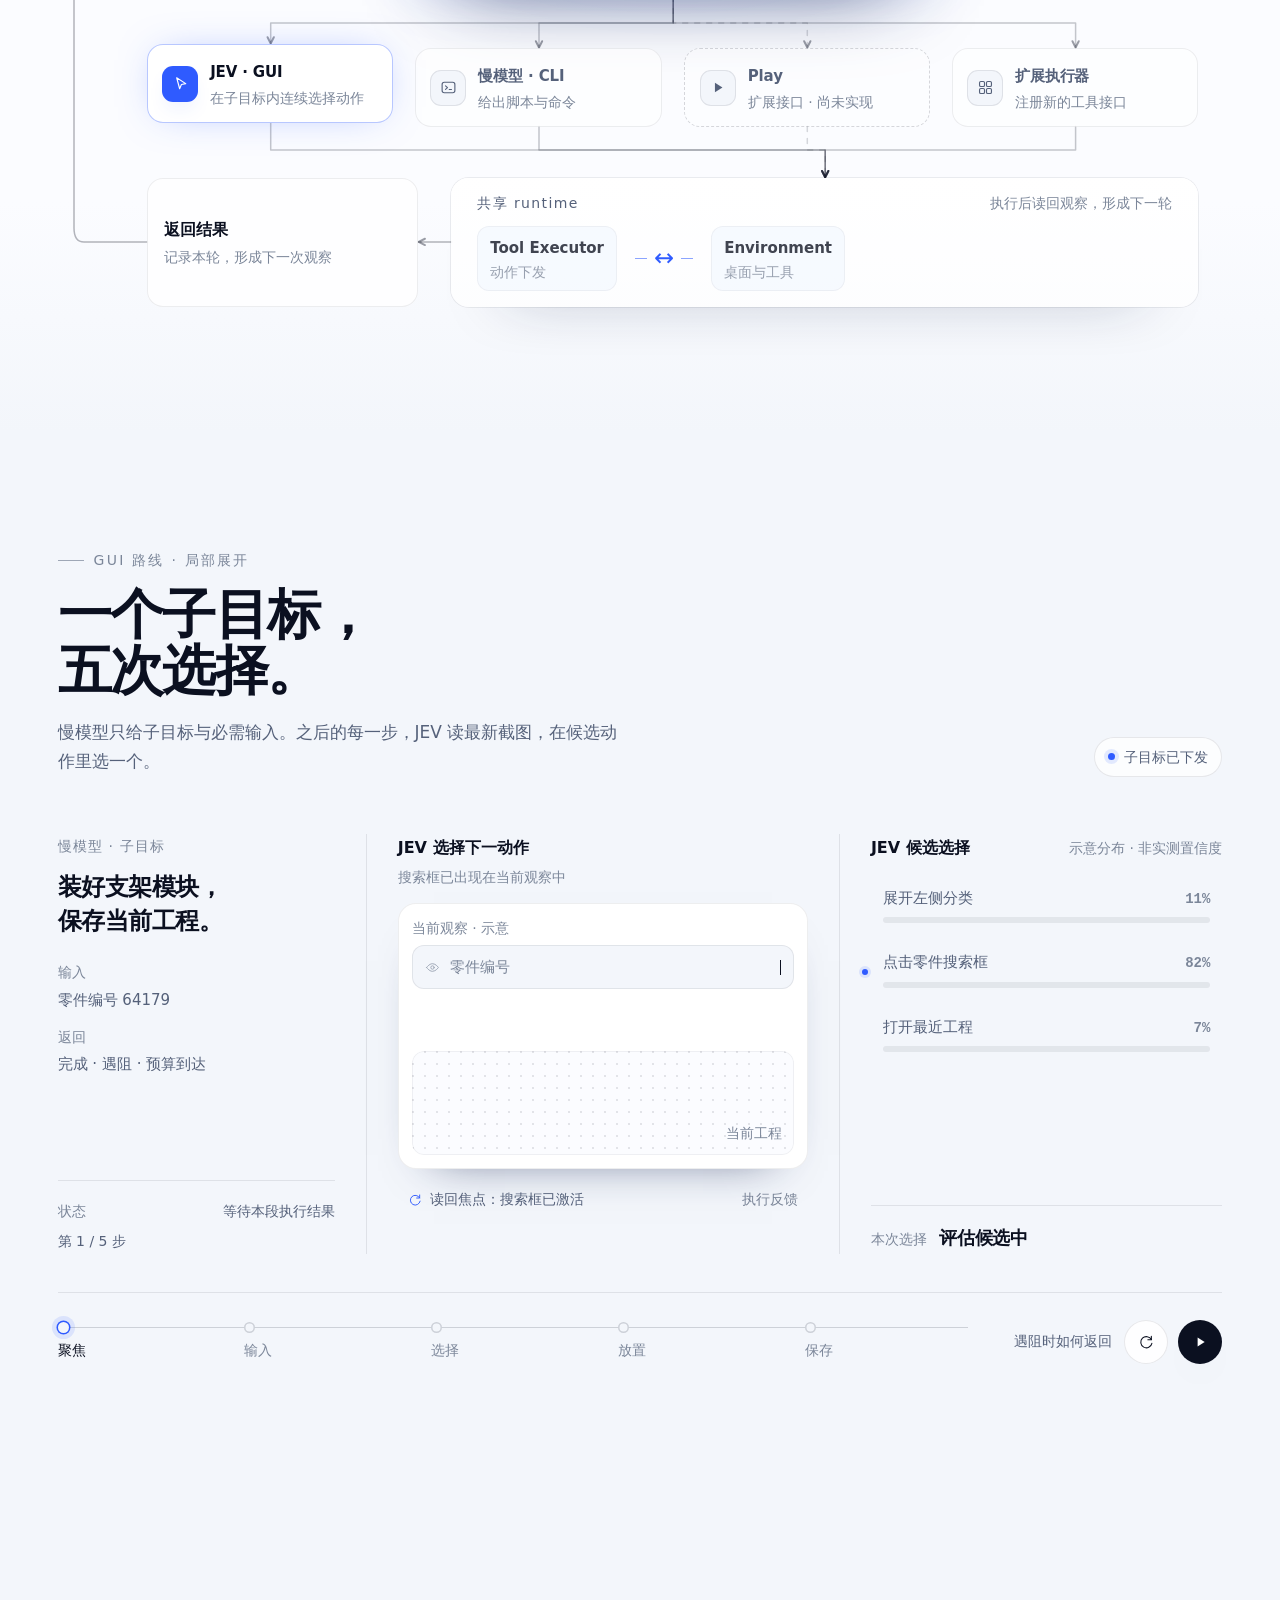
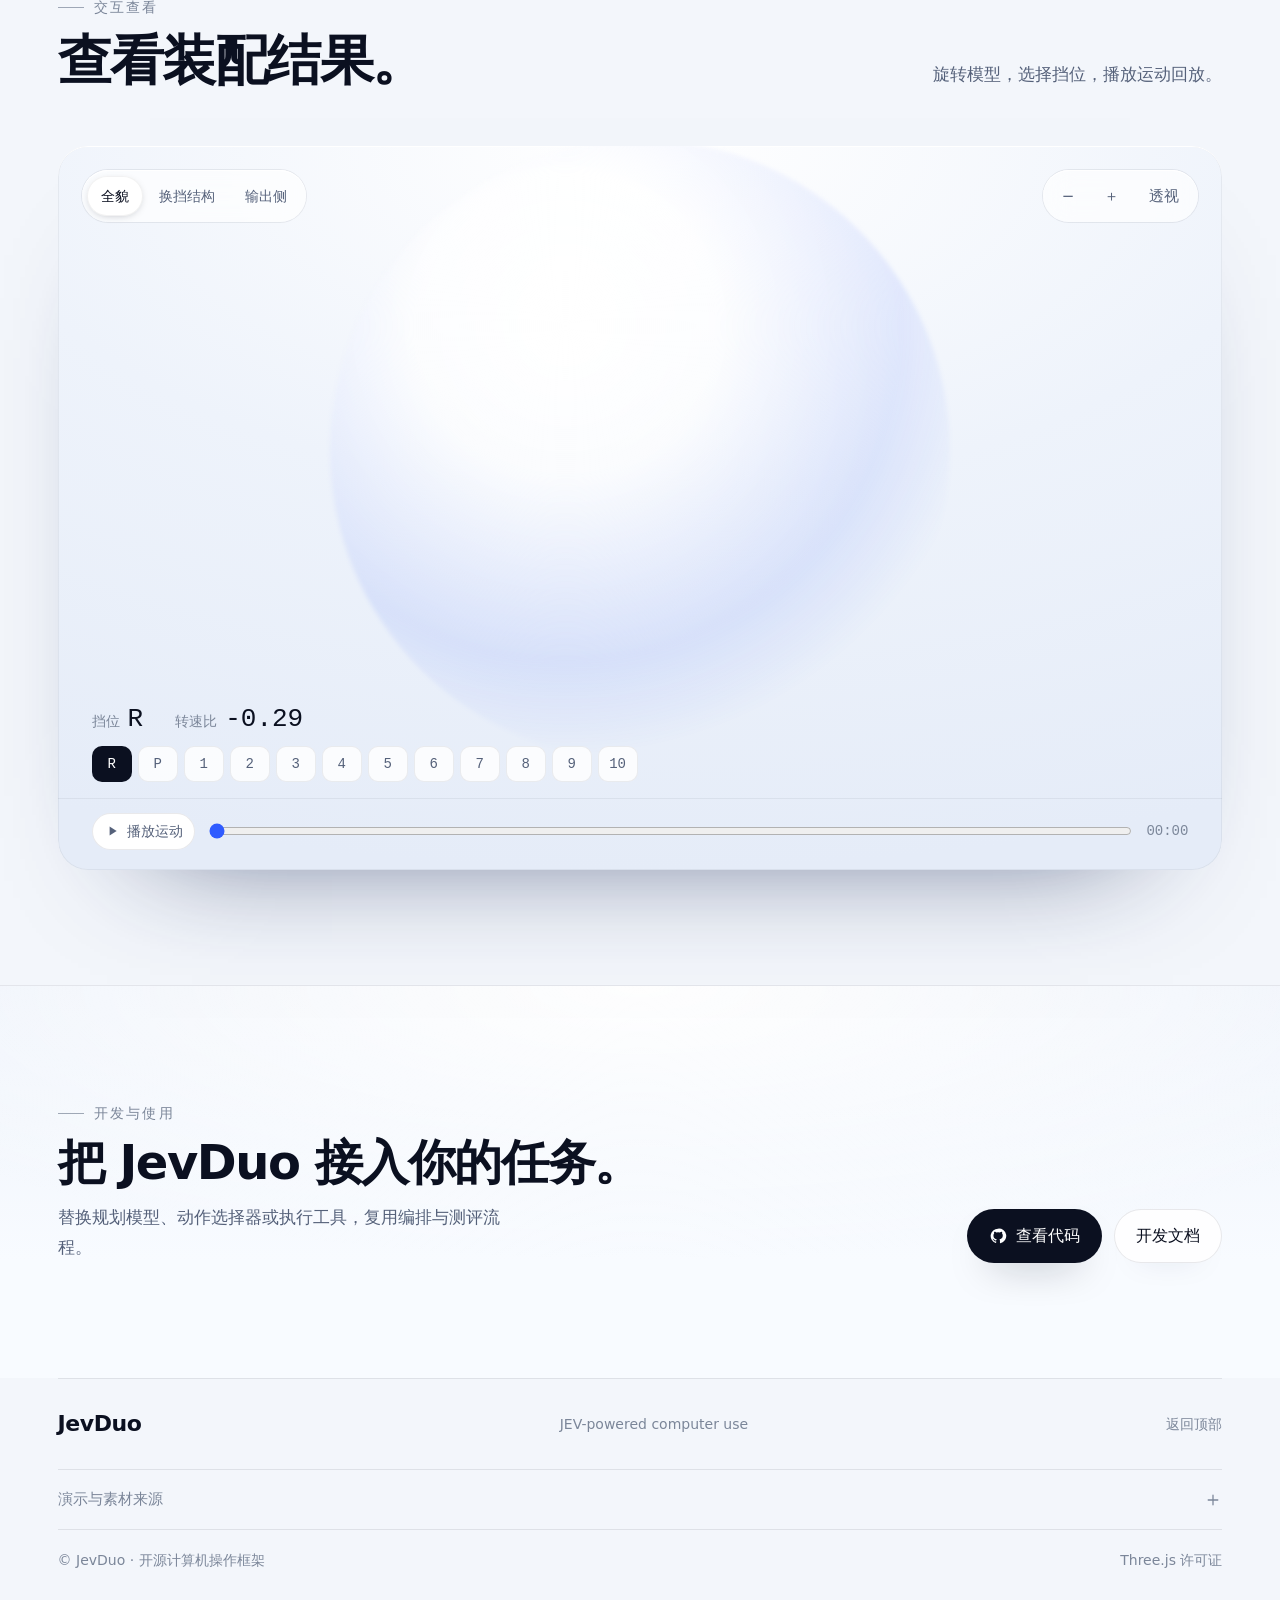
<file: preview/harness-v10-opus/index.html>
<!doctype html>
<html lang='zh-CN' data-assets='../../assets/'>
<head>
<meta charset='utf-8'>
<meta name='viewport' content='width=device-width, initial-scale=1'>
<meta name='description' content='JevDuo：慢模型规划子目标，Router 分派执行器，JEV 在共享 runtime 中连续选择动作。'>
<meta name='theme-color' content='#f3f6fb'>
<meta name='color-scheme' content='light'>
<title>JevDuo — JEV-powered computer use</title>
<link rel='icon' href='data:image/svg+xml,%3Csvg xmlns=%22http://www.w3.org/2000/svg%22 viewBox=%220 0 32 32%22%3E%3Crect width=%2232%22 height=%2232%22 rx=%229%22 fill=%22%230b1020%22/%3E%3Cpath d=%22M18.9 5.1 9.8 18.4h6.2L14.2 27l9.4-13.4h-6.2z%22 fill=%22%23fff%22/%3E%3C/svg%3E'>
<link rel='preload' href='assembly-poster.png' as='image'>
<link rel='stylesheet' href='showcase.css'>
<link rel='stylesheet' href='responsive.css'>
<script defer src='../../assets/three.js'></script>
<script defer src='../../assets/viewer.js'></script>
<script defer src='story.js'></script>
<script defer src='showcase.js'></script>
</head>
<body>
<svg class='symbols' aria-hidden='true' xmlns='http://www.w3.org/2000/svg'>
<symbol id='i-bolt' viewBox='0 0 24 24'><path fill='currentColor' d='M13.9 2.6 5.7 14.2h4.8l-1 7.2 8.2-11.6h-4.8l1-7.2Z'/></symbol>
<symbol id='i-file' viewBox='0 0 24 24'><g fill='none' stroke='currentColor' stroke-width='1.6' stroke-linecap='round' stroke-linejoin='round'><path d='M13.9 3H7.8A1.8 1.8 0 0 0 6 4.8v14.4A1.8 1.8 0 0 0 7.8 21h8.4a1.8 1.8 0 0 0 1.8-1.8V7.1L13.9 3Z'/><path d='M13.9 3v4.1h4.1M9.2 13.2h5.6M9.2 17h3.6'/></g></symbol>
<symbol id='i-brain' viewBox='0 0 24 24'><g fill='none' stroke='currentColor' stroke-width='1.6' stroke-linecap='round' stroke-linejoin='round'><path d='M10.2 3.6A3.3 3.3 0 0 0 6.7 7a3.4 3.4 0 0 0-.8 6.4 3.5 3.5 0 0 0 4.3 5.9h2.4V3.6h-2.4Z'/><path d='M13.8 3.6A3.3 3.3 0 0 1 17.3 7a3.4 3.4 0 0 1 .8 6.4 3.5 3.5 0 0 1-4.3 5.9h-2.4'/><path d='M12 3.6v16.2'/></g></symbol>
<symbol id='i-cursor' viewBox='0 0 24 24'><path fill='none' stroke='currentColor' stroke-width='1.6' stroke-linecap='round' stroke-linejoin='round' d='M6.6 3.9 19.4 12.2l-6.1 1.2-2.5 6-4.2-15.5Z'/></symbol>
<symbol id='i-terminal' viewBox='0 0 24 24'><g fill='none' stroke='currentColor' stroke-width='1.6' stroke-linecap='round' stroke-linejoin='round'><rect x='3' y='4.6' width='18' height='14.8' rx='3'/><path d='m7.8 9.8 2.8 2.4-2.8 2.4M13 14.8h3.2'/></g></symbol>
<symbol id='i-grid' viewBox='0 0 24 24'><g fill='none' stroke='currentColor' stroke-width='1.6'><rect x='3.6' y='3.6' width='7' height='7' rx='1.8'/><rect x='13.4' y='3.6' width='7' height='7' rx='1.8'/><rect x='3.6' y='13.4' width='7' height='7' rx='1.8'/><rect x='13.4' y='13.4' width='7' height='7' rx='1.8'/></g></symbol>
<symbol id='i-eye' viewBox='0 0 24 24'><g fill='none' stroke='currentColor' stroke-width='1.6' stroke-linecap='round' stroke-linejoin='round'><path d='M2.6 12S6.6 5.9 12 5.9 21.4 12 21.4 12 17.4 18.1 12 18.1 2.6 12 2.6 12Z'/><circle cx='12' cy='12' r='2.7'/></g></symbol>
<symbol id='i-check' viewBox='0 0 24 24'><path fill='none' stroke='currentColor' stroke-width='1.8' stroke-linecap='round' stroke-linejoin='round' d='m5.4 12.4 4.2 4.2L18.8 7.4'/></symbol>
<symbol id='i-refresh' viewBox='0 0 24 24'><g fill='none' stroke='currentColor' stroke-width='1.6' stroke-linecap='round' stroke-linejoin='round'><path d='M20 8.4A8.4 8.4 0 1 0 20.8 14'/><path d='M20 3.4v5.2h-5.2'/></g></symbol>
<symbol id='i-play' viewBox='0 0 24 24'><path fill='currentColor' d='M8.4 5.2 19 12 8.4 18.8V5.2Z'/></symbol>
<symbol id='i-pause' viewBox='0 0 24 24'><g fill='none' stroke='currentColor' stroke-width='2' stroke-linecap='round'><path d='M9 5.4v13.2M15 5.4v13.2'/></g></symbol>
<symbol id='i-plus' viewBox='0 0 24 24'><g fill='none' stroke='currentColor' stroke-width='1.7' stroke-linecap='round'><path d='M12 5.6v12.8M5.6 12h12.8'/></g></symbol>
<symbol id='i-github' viewBox='0 0 24 24'><path fill='currentColor' d='M12 2.2a9.8 9.8 0 0 0-3.1 19.1c.5.1.7-.2.7-.5v-1.7c-2.7.6-3.3-1.3-3.3-1.3-.4-1.1-1.1-1.4-1.1-1.4-.9-.6.1-.6.1-.6 1 .1 1.5 1 1.5 1 .9 1.5 2.3 1.1 2.9.8.1-.6.4-1.1.7-1.3-2.2-.2-4.5-1.1-4.5-4.9 0-1.1.4-2 1-2.6-.1-.3-.4-1.3.1-2.6 0 0 .8-.3 2.7 1a9.4 9.4 0 0 1 4.9 0c1.9-1.3 2.7-1 2.7-1 .5 1.3.2 2.3.1 2.6.6.6 1 1.5 1 2.6 0 3.8-2.3 4.7-4.5 4.9.4.3.7.9.7 1.9v2.8c0 .3.2.6.7.5A9.8 9.8 0 0 0 12 2.2Z'/></symbol>
</svg>
<a class='skip-link' href='#film'>跳到正文</a>
<header class='header' id='site-header'>
  <div class='header-inner shell'>
    <a class='brand' href='#top' aria-label='JevDuo 首页'><span class='brand-mark'><svg class='ico'><use href='#i-bolt'/></svg></span><span class='brand-word'>JevDuo</span></a>
    <nav class='nav' aria-label='主导航'><a href='#film'>影片</a><a href='#architecture'>架构</a><a href='#execution'>执行</a></nav>
    <a class='github-link' href='https://github.com/AI45Lab/JevDuo' target='_blank' rel='noopener'><svg class='ico'><use href='#i-github'/></svg><span>GitHub</span></a>
  </div>
  <span class='header-progress' aria-hidden='true'></span>
</header>
<main id='top'>
  <div class='opening' id='opening'>
    <div class='sky' aria-hidden='true'><span class='sky-a'></span><span class='sky-b'></span><span class='sky-grid'></span></div>
    <div class='assembly-stage' id='assembly-stage'>
      <div class='model-aura' aria-hidden='true'></div>
      <div class='model-canvas' id='hero-model-mount' role='img' aria-label='逐零件装配的三维模型，可拖动旋转'>
        <img class='assembly-poster' src='assembly-poster.png' alt=''>
        <span class='scene-loading' id='hero-model-loading' role='status'>正在加载装配模型</span>
      </div>
      <div class='model-floor' aria-hidden='true'></div>
    </div>
    <section class='hero' id='story' aria-labelledby='hero-title'>
      <div class='hero-scrim' aria-hidden='true'></div>
      <div class='shell hero-foot'>
        <h1 class='hero-title' id='hero-title'><span class='hero-title-in'>JevDuo</span></h1>
        <p class='hero-sub'>慢模型定子目标，Router 分派执行器，<br>JEV 连续选择动作。</p>
      </div>
      <div class='hero-rail' aria-hidden='true'><i></i></div>
    </section>
  </div>

  <section class='film-section' id='film' aria-labelledby='film-title'>
    <div class='shell'>
      <header class='section-lead film-lead'>
        <div class='lead-main'>
          <p class='eyebrow'>完整影片</p>
          <h2 id='film-title'>从任务分工，<br>到成果交付。</h2>
          <p class='lead'>先看完整流程，再看它如何被拆成一轮执行。</p>
        </div>
        <a class='text-link' href='../../downloads/JevDuo-v16-4K.mp4' download>下载影片（4K）</a>
      </header>
      <figure class='film-figure'>
        <video id='film-player' controls playsinline preload='none' poster='../../assets/film-v16-poster.jpg' aria-label='JevDuo 工作流程影片'>
          <source src='../../assets/jevduo-film-v16-1080p.mp4' type='video/mp4'>
          此浏览器无法播放，可下载影片查看。
        </video>
        <figcaption>历史 NorthCUA / Studio 记录 · 影片中的 JEV 环节为机制示意</figcaption>
      </figure>
      <details class='records' id='execution-records'>
        <summary>
          <span class='record-icon' aria-hidden='true'><svg class='ico'><use href='#i-grid'/></svg></span>
          <span class='record-copy'><strong>桌面操作回放</strong><span>查看模块装配与总装过程</span></span>
          <span class='record-toggle' aria-hidden='true'><svg class='ico'><use href='#i-plus'/></svg></span>
        </summary>
        <div class='record-content'>
          <div class='case-workspace' id='case-workspace'>
            <div class='workspace-toolbar'>
              <div class='workspace-title-row'><strong id='workspace-title'>主体与主传动</strong><span id='workspace-phase'>开始装配</span></div>
              <button id='grid-toggle' aria-pressed='false'><svg class='ico'><use href='#i-grid'/></svg>并排查看</button>
            </div>
            <div class='workspace-display' id='workspace-display'></div>
            <div class='workspace-tabs' role='tablist' aria-label='切换装配模块' id='workspace-tabs'></div>
            <div class='workspace-transport'>
              <button id='case-play' class='round-play' aria-label='播放桌面回放'><svg class='ico'><use href='#i-play'/></svg></button>
              <input id='case-seek' type='range' min='0' max='203' step='0.1' value='0' aria-label='调整桌面回放进度'>
              <output id='case-clock'>00:00 / 03:23</output>
              <select id='case-speed' aria-label='桌面回放倍速'><option value='1'>1×</option><option value='2' selected>2×</option><option value='4'>4×</option><option value='8'>8×</option></select>
            </div>
          </div>
          <div class='chapter-jumps' aria-label='跳转装配阶段'>
            <button data-case-time='0'>开始装配</button>
            <button data-case-time='85'>查看模块</button>
            <button data-case-time='180'>进入总装</button>
          </div>
          <p class='case-note'>回放按模块装配进度对齐，不作为 JEV 的性能对照。</p>
        </div>
      </details>
    </div>
  </section>

  <section class='arch-section' id='architecture' aria-labelledby='architecture-title'>
    <div class='rail-flow' aria-hidden='true'><i></i></div>
    <div class='shell'>
      <header class='section-lead arch-lead'>
        <p class='eyebrow'>工作方式</p>
        <h2 id='architecture-title'>慢模型定子目标，<br>Router 决定谁执行。</h2>
        <p class='lead'>一次只走一条路。子目标、执行回执与最新观察，都回到同一个 runtime。</p>
      </header>
      <div class='architecture-board' id='architecture-board' data-route='gui' data-phase='idle'>
        <div class='board-light' aria-hidden='true'></div>
        <div class='arch-duo'>
          <p class='duo-label'><span>系统二 · 慢决策</span><em>继续时只下发一个子目标</em></p>
          <div class='duo-row'>
            <div class='node' id='arch-input'>
              <span class='node-orb' aria-hidden='true'><svg class='ico'><use href='#i-file'/></svg></span>
              <span class='node-copy'><strong>用户任务</strong><span>原始要求</span></span>
            </div>
            <div class='node' id='arch-observe'>
              <span class='node-orb' aria-hidden='true'><svg class='ico'><use href='#i-eye'/></svg></span>
              <span class='node-copy'><strong>当前观察</strong><span>桌面状态与可用控件</span></span>
            </div>
            <div class='node node-slow' id='arch-slow'>
              <p class='slow-kicker'><i class='pulse-dot' aria-hidden='true'></i>慢模型</p>
              <p class='slow-title'>评估进展 · 决策</p>
              <span class='slow-note'>核验结果，继续、调整或结束</span>
            </div>
            <div class='node' id='arch-end'>
              <span class='node-orb' aria-hidden='true'><svg class='ico'><use href='#i-check'/></svg></span>
              <span class='node-copy'><strong>成功 / 失败</strong><span>结束本次任务执行</span></span>
            </div>
            <div class='node' id='arch-score'>
              <strong>OSWorld 官方评分</strong>
              <span>外部评测旁路 · 不进入模型输入</span>
            </div>
          </div>
        </div>
        <div class='router' id='arch-router'>
          <span class='router-halo' aria-hidden='true'></span>
          <div class='router-core'>
            <span class='router-name'>继续 · ROUTER · 系统一</span>
            <p class='router-job'>按当前子目标选择一条执行器路径</p>
            <span class='router-capsule' id='arch-goal'><em>当前子目标</em><b>装好支架模块，保存当前工程</b></span>
            <span class='router-exit'><em>当前出口</em><strong id='router-selection'>JEV · GUI</strong></span>
          </div>
        </div>
        <div class='pool' aria-label='执行器池'>
          <button class='gate' id='arch-jev' data-route='gui' aria-pressed='true'>
            <span class='gate-mark' aria-hidden='true'><svg class='ico'><use href='#i-cursor'/></svg></span>
            <span class='gate-copy'><strong>JEV · GUI</strong><span>在子目标内连续选择动作</span></span>
          </button>
          <button class='gate' id='arch-cli' data-route='cli' aria-pressed='false'>
            <span class='gate-mark' aria-hidden='true'><svg class='ico'><use href='#i-terminal'/></svg></span>
            <span class='gate-copy'><strong>慢模型 · CLI</strong><span>给出脚本与命令</span></span>
          </button>
          <p class='gate is-extension' data-route='play'>
            <span class='gate-mark' aria-hidden='true'><svg class='ico'><use href='#i-play'/></svg></span>
            <span class='gate-copy'><strong>Play</strong><span>扩展接口 · 尚未实现</span></span>
          </p>
          <button class='gate' id='arch-extension' data-route='extension' aria-pressed='false'>
            <span class='gate-mark' aria-hidden='true'><svg class='ico'><use href='#i-grid'/></svg></span>
            <span class='gate-copy'><strong>扩展执行器</strong><span>注册新的工具接口</span></span>
          </button>
        </div>
        <div class='arch-tail'>
          <div class='arch-return' id='arch-return'>
            <strong>返回结果</strong>
            <span>记录本轮，形成下一次观察</span>
          </div>
          <div class='runtime' id='arch-runtime'>
            <p class='runtime-head'><span>共享 runtime</span><em>执行后读回观察，形成下一轮</em></p>
            <div class='runtime-pair'>
              <span class='runtime-node'><strong>Tool Executor</strong><em>动作下发</em></span>
              <span class='runtime-bridge' aria-label='动作与回执双向传递'>↔</span>
              <span class='runtime-node'><strong>Environment</strong><em>桌面与工具</em></span>
            </div>
          </div>
        </div>
        <svg class='arch-track' aria-hidden='true'>
          <defs><marker id='arch-arrow' viewBox='0 0 8 8' refX='6.4' refY='4' markerWidth='7' markerHeight='7' orient='auto'><path d='M1.4 1.6 6.2 4 1.4 6.4' fill='none' stroke='currentColor' stroke-width='1.5' stroke-linecap='round' stroke-linejoin='round'/></marker></defs>
          <g id='arch-wires'></g>
          <g id='arch-labels'></g>
          <g id='arch-pulses'></g>
        </svg>
      </div>
    </div>
  </section>

  <section class='execution-section' id='execution' aria-labelledby='execution-title'>
    <div class='rail-flow' aria-hidden='true'><i></i></div>
    <div class='shell'>
      <header class='section-lead exec-lead'>
        <div class='lead-main'>
          <p class='eyebrow'>GUI 路线 · 局部展开</p>
          <h2 id='execution-title'>一个子目标，<br>五次选择。</h2>
          <p class='lead'>慢模型只给子目标与必需输入。之后的每一步，JEV 读最新截图，在候选动作里选一个。</p>
        </div>
        <p class='exec-status'><i class='status-dot' aria-hidden='true'></i><span id='slow-status'>子目标已下发</span></p>
      </header>
      <div class='theater' id='execution-theater' data-phase='execution' data-blocked='false'>
        <div class='contract'>
          <p class='contract-kicker'>慢模型 · 子目标</p>
          <p class='contract-goal'>装好支架模块，<br>保存当前工程。</p>
          <dl class='contract-io'>
            <div><dt>输入</dt><dd>零件编号 64179</dd></div>
            <div><dt>返回</dt><dd>完成 · 遇阻 · 预算到达</dd></div>
          </dl>
          <div class='contract-foot'>
            <p class='contract-state'><span>状态</span><span id='plan-state'>等待本段执行结果</span></p>
            <p class='goal-step' id='goal-step'>第 1 / 5 步</p>
          </div>
        </div>
        <div class='observe'>
          <div class='observe-head'><strong id='work-title'>JEV 选择下一动作</strong><span id='observation-text'>搜索框已出现在当前观察中</span></div>
          <div class='screen' id='mini-screen'>
            <span class='screen-tag'>当前观察 · 示意</span>
            <div class='screen-search' id='mini-search'><svg class='ico'><use href='#i-eye'/></svg><span id='mini-search-value'>零件编号</span><i class='caret' aria-hidden='true'></i></div>
            <div class='screen-results' id='mini-parts' aria-hidden='true'><span class='part part-a'></span><span class='part part-b'></span><span class='part part-c'></span></div>
            <div class='screen-canvas'><span class='placed' id='placed-part' aria-hidden='true'></span><span class='canvas-note' id='mini-canvas-status'>当前工程</span><span class='saved' id='saved-mark'><svg class='ico'><use href='#i-check'/></svg>已保存</span></div>
          </div>
          <p class='receipt' id='receipt'><svg class='ico'><use href='#i-refresh'/></svg><span id='receipt-text'>执行后读回：搜索框已激活</span><em>执行反馈</em></p>
        </div>
        <div class='decision'>
          <div class='decision-head'><strong id='decision-title'>JEV 候选选择</strong><span class='dist-note'>示意分布 · 非实测置信度</span></div>
          <div class='local-choice' id='local-choice'></div>
          <div class='result-line'><span id='selection-caption'>本次选择</span><strong id='selected-action'>点击零件搜索框</strong></div>
        </div>
      </div>
      <div class='theater-foot'>
        <div class='beads' id='action-beads' aria-label='查看具体动作'></div>
        <div class='theater-controls'>
          <button class='ghost' id='loop-block'>遇阻时如何返回</button>
          <button class='icon-btn' id='loop-replay' aria-label='重播执行流程'><svg class='ico'><use href='#i-refresh'/></svg></button>
          <button class='icon-btn primary' id='loop-play' aria-label='播放执行流程'><svg class='ico'><use href='#i-play'/></svg></button>
        </div>
      </div>
    </div>
  </section>

  <section class='result-section' id='result' aria-labelledby='result-title'>
    <div class='shell'>
      <header class='section-lead result-lead'>
        <div class='lead-main'>
          <p class='eyebrow'>交互查看</p>
          <h2 id='result-title'>查看装配结果。</h2>
        </div>
        <p class='lead'>旋转模型，选择挡位，播放运动回放。</p>
      </header>
      <div class='viewer'>
        <div class='viewer-tools'>
          <div class='seg' role='group' aria-label='视角'>
            <button data-view='overall' aria-pressed='true'>全貌</button>
            <button data-view='shift' aria-pressed='false'>换挡结构</button>
            <button data-view='output' aria-pressed='false'>输出侧</button>
          </div>
          <div class='seg seg-tools'>
            <button id='model-zoom-out' aria-label='缩小'>−</button>
            <button id='model-zoom-in' aria-label='放大'>＋</button>
            <button id='model-xray' aria-pressed='false'>透视</button>
          </div>
        </div>
        <div id='model-mount' class='model-mount' role='img' aria-label='拖动旋转装配结果模型'>
          <span class='model-loading' id='model-loading'>加载模型…</span>
        </div>
        <div class='viewer-readout'><span>挡位<strong id='model-gear'>R</strong></span><span>转速比<strong id='model-ratio'>—</strong></span></div>
        <div id='gear-controls' class='gear-controls' aria-label='选择挡位'></div>
        <div class='model-transport'>
          <button id='model-play' aria-label='播放运动回放'><svg class='ico'><use href='#i-play'/></svg>播放运动</button>
          <input id='model-seek' type='range' min='0' max='59.2' step='0.05' value='0' aria-label='调整运动回放进度'>
          <output id='model-clock'>00:00</output>
        </div>
      </div>
    </div>
  </section>

  <section class='closing' aria-labelledby='closing-title'>
    <div class='shell closing-inner'>
      <div>
        <p class='eyebrow'>开发与使用</p>
        <h2 id='closing-title'>把 JevDuo 接入你的任务。</h2>
        <p class='lead'>替换规划模型、动作选择器或执行工具，复用编排与测评流程。</p>
      </div>
      <div class='closing-actions'>
        <a class='btn primary' href='https://github.com/AI45Lab/JevDuo' target='_blank' rel='noopener'><svg class='ico'><use href='#i-github'/></svg>查看代码</a>
        <a class='btn' href='https://github.com/AI45Lab/JevDuo/blob/dev/docs/ORCHESTRATION.md' target='_blank' rel='noopener'>开发文档</a>
      </div>
    </div>
  </section>
</main>
<footer class='footer'>
  <div class='shell'>
    <div class='footer-top'>
      <a class='brand' href='#top' aria-label='返回顶部'><span class='brand-word'>JevDuo</span></a>
      <span class='footer-tag'>JEV-powered computer use</span>
      <a class='footer-top-link' href='#top'>返回顶部</a>
    </div>
    <details class='footer-sources'>
      <summary>演示与素材来源<span class='footer-plus' aria-hidden='true'><svg class='ico'><use href='#i-plus'/></svg></span></summary>
      <div class='source-copy'>
        <p>架构依据 JevDuo 的慢模型编排、子目标契约、执行器注册与共享 runtime。局部执行流程与百分比分布为前端示意，不调用真实模型；分布不是实测或校准后的置信度，也不构成时间、token 或准确率的实测对比。</p>
        <p>影片与桌面回放复用历史 NorthCUA / BrickLink Studio 记录。影片中的 JEV 环节用于说明机制，不代表 JEV 已完成该装配任务。模块录像按装配进度对齐，不代表同一时刻，也不表示框架默认自动四并发。</p>
        <p>页面模型重建自已有装配成果，运动采用已有 MuJoCo 理想约束记录，不替代全零件接触、干涉检测或实物验证。Three.js 使用 MIT 许可证。</p>
      </div>
    </details>
    <div class='footer-bottom'>
      <span>© JevDuo · 开源计算机操作框架</span>
      <a href='../../THREE-LICENSE.txt'>Three.js 许可证</a>
    </div>
  </div>
</footer>
</body>
</html>
</file>
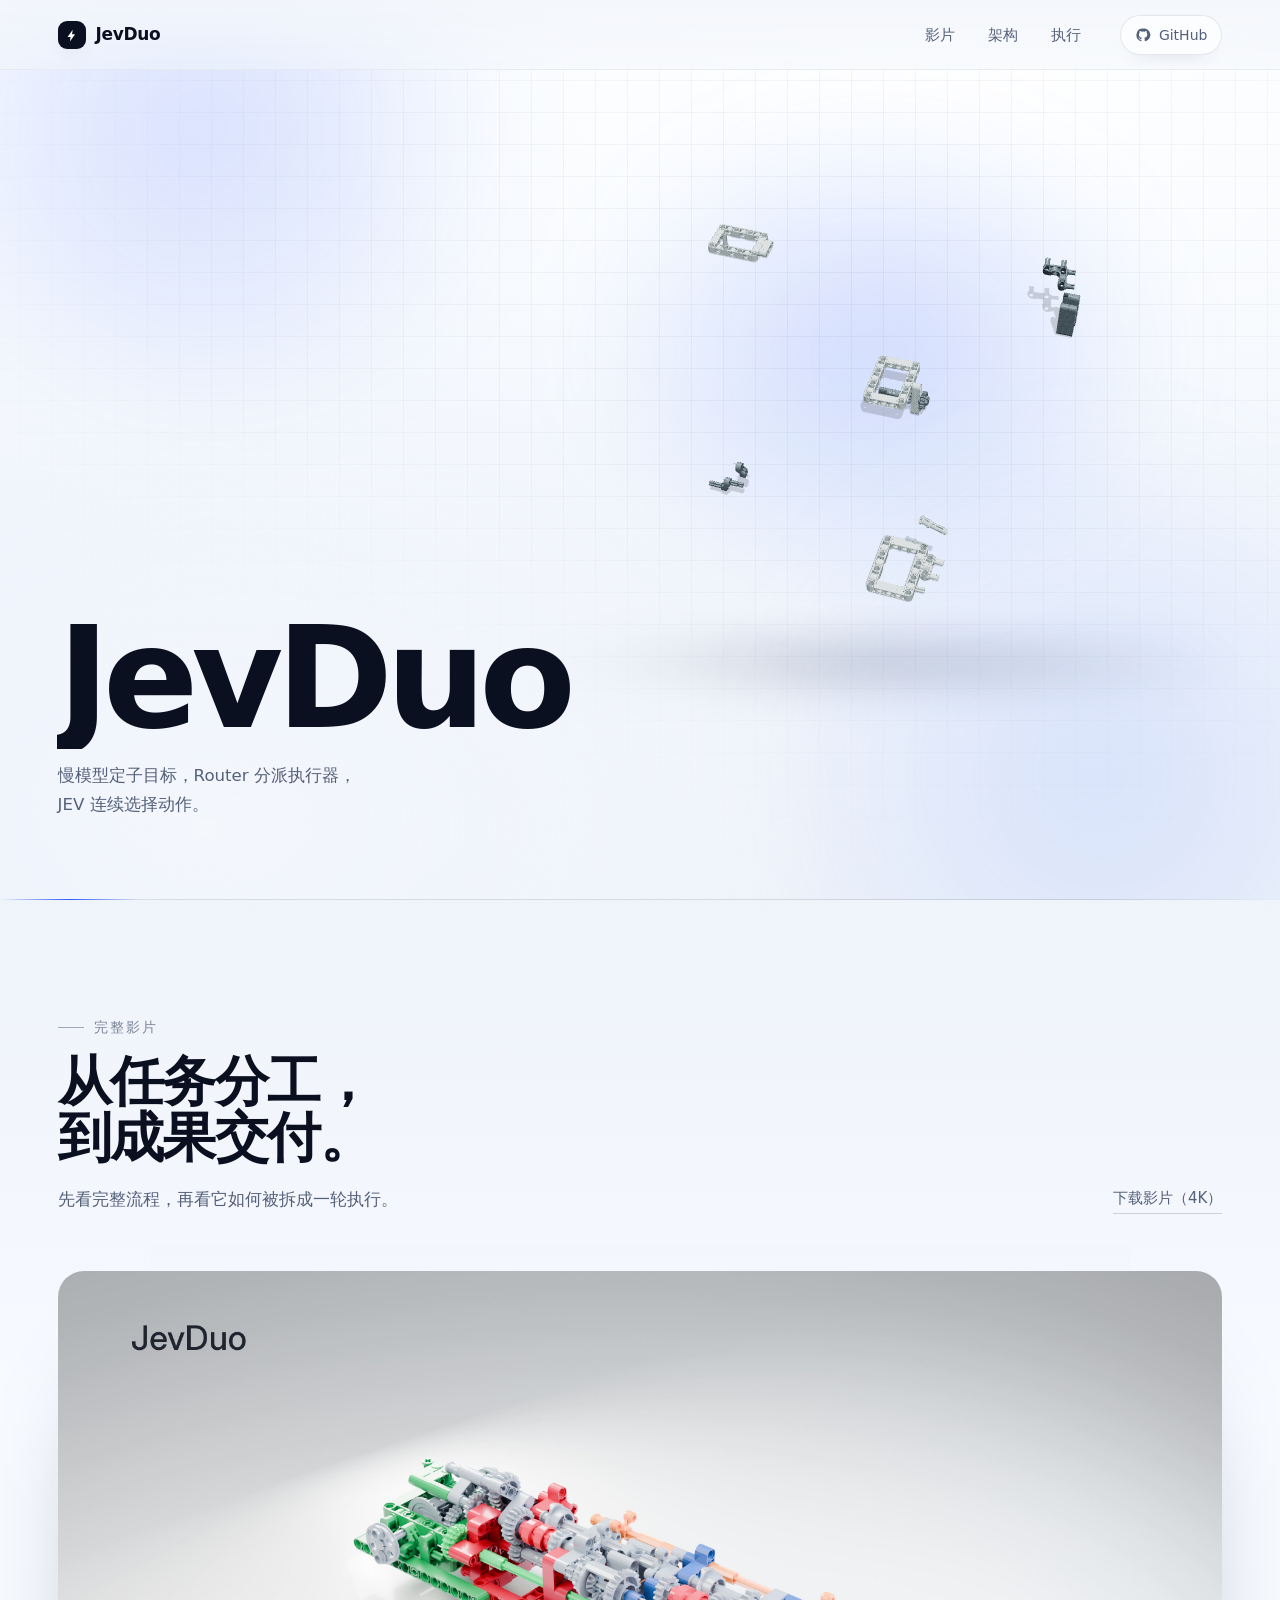
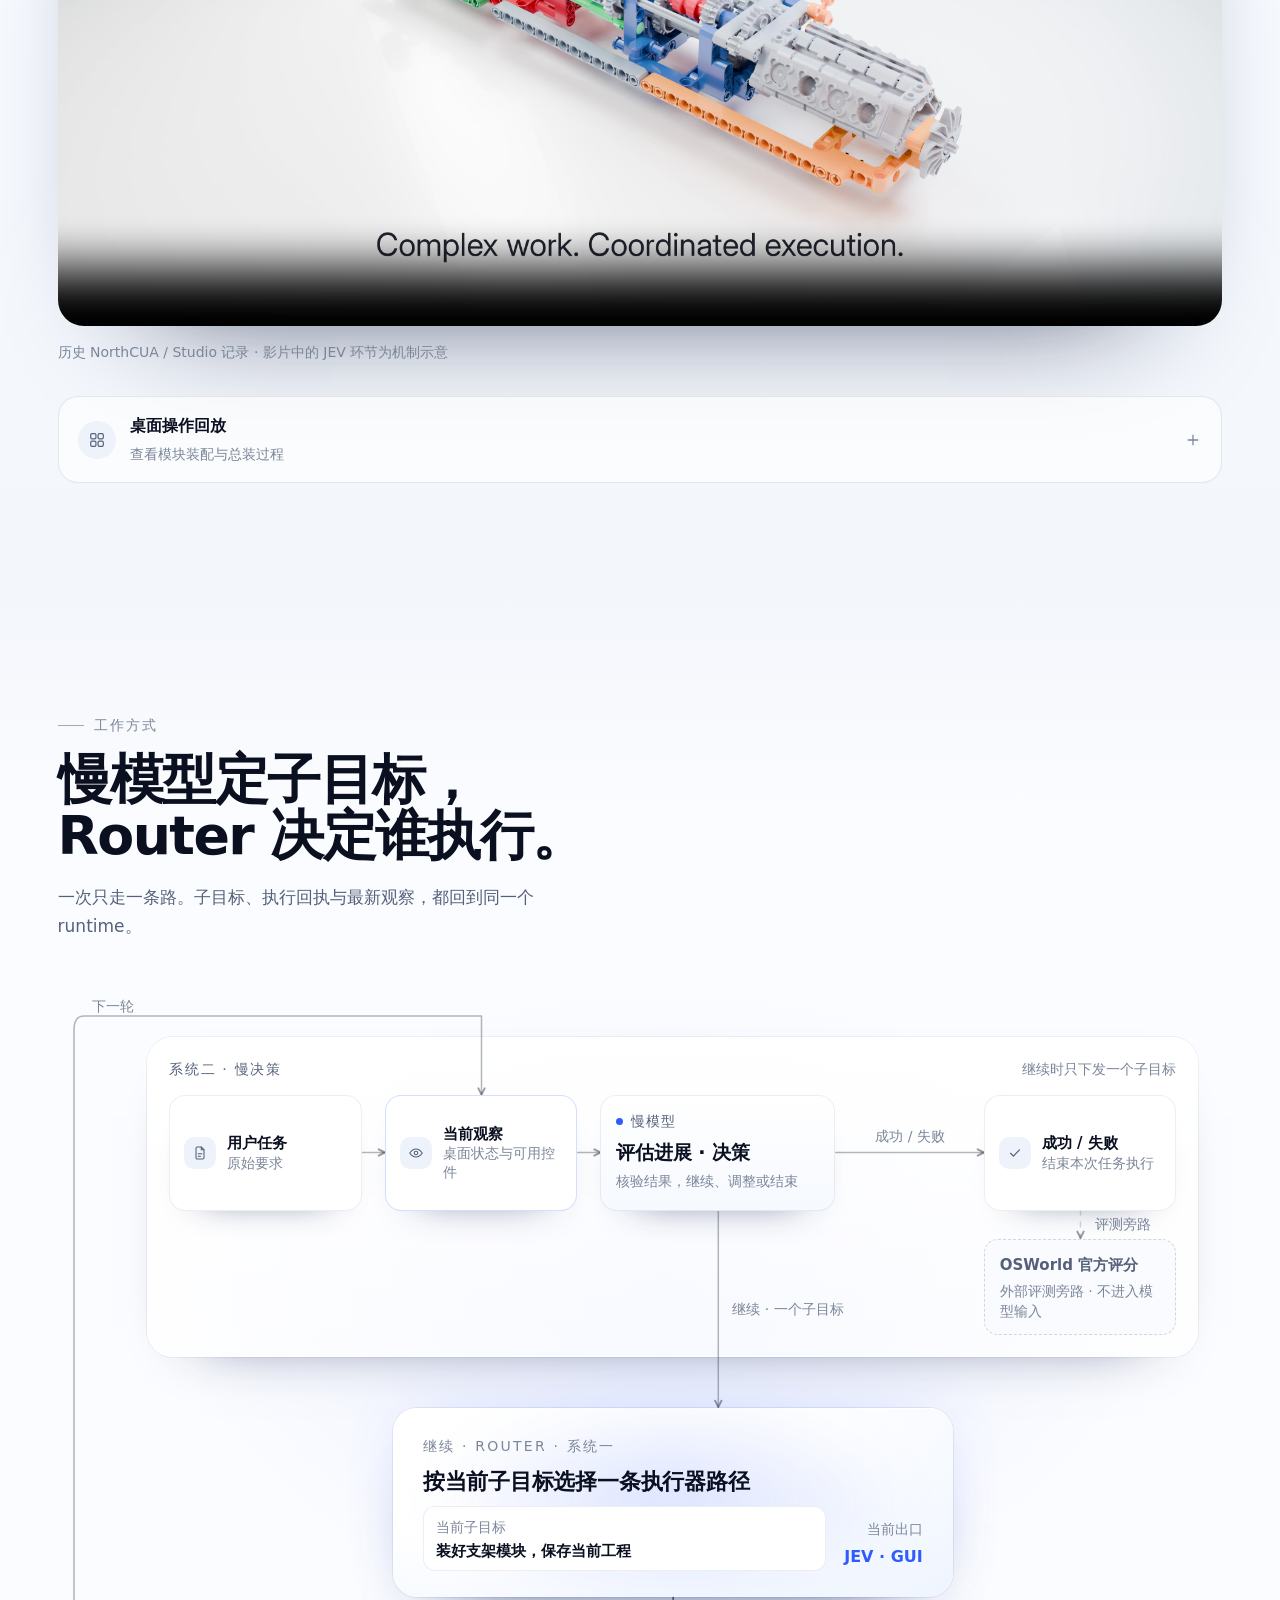
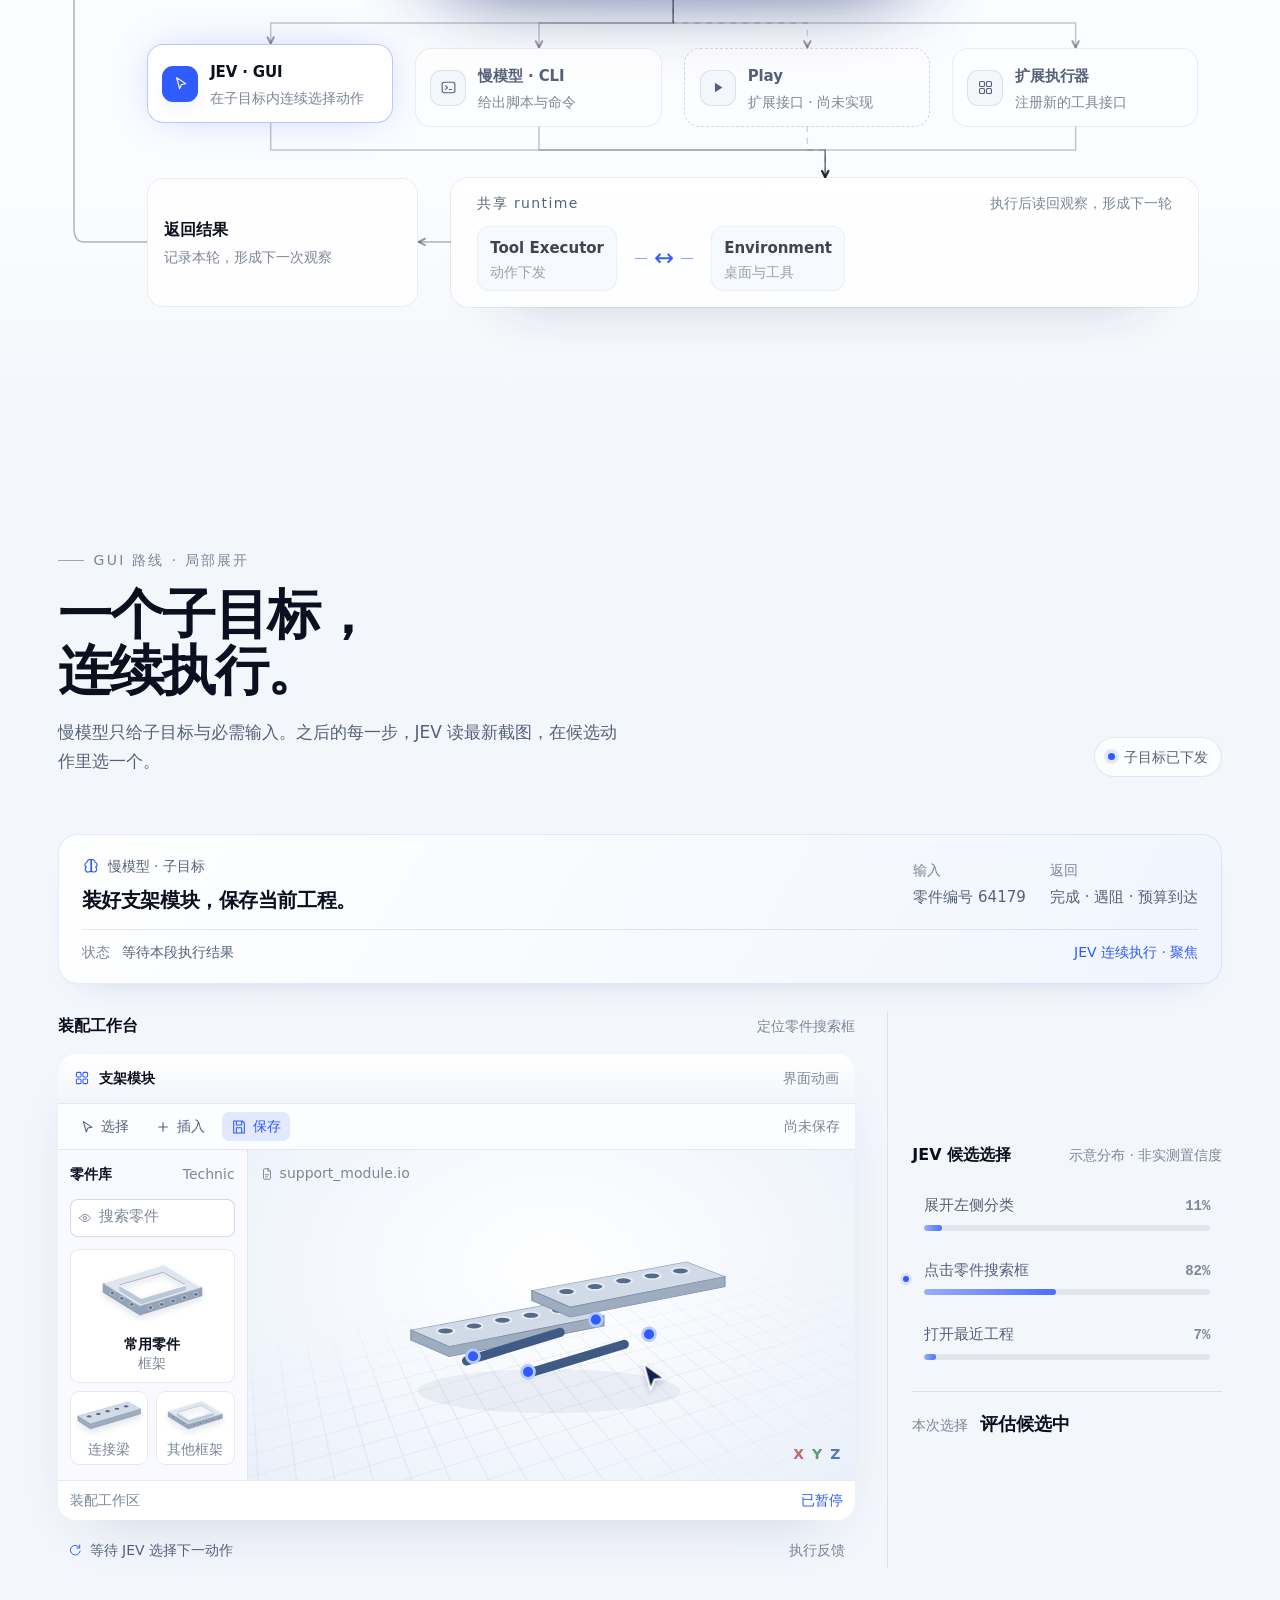
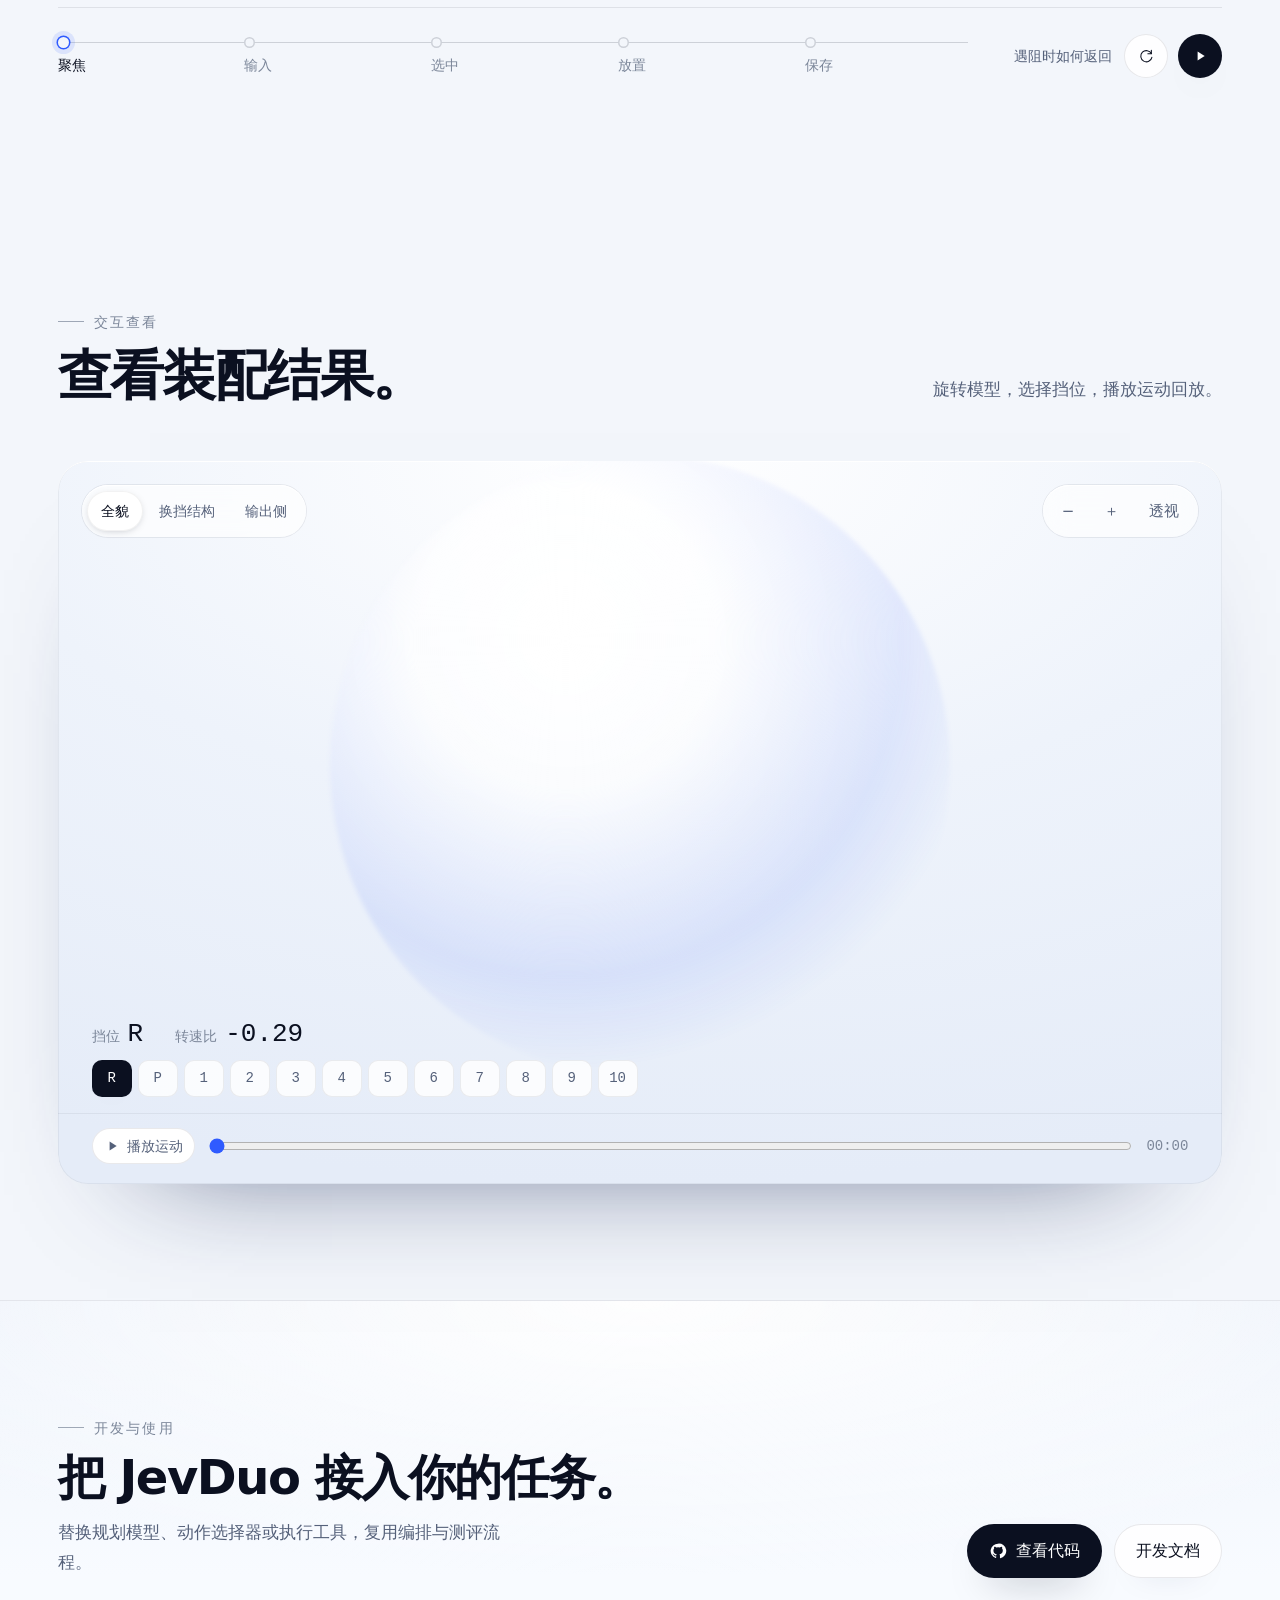
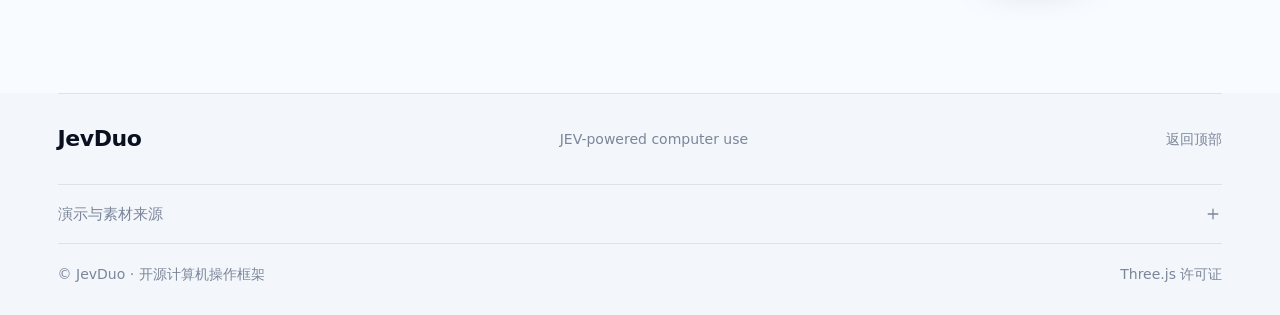
<file: preview/harness-v11/index.html>
<!doctype html>
<html lang='zh-CN' data-assets='../../assets/'>
<head>
<meta charset='utf-8'>
<meta name='viewport' content='width=device-width, initial-scale=1'>
<meta name='description' content='JevDuo：慢模型规划子目标，Router 分派执行器，JEV 在共享 runtime 中连续选择动作。'>
<meta name='theme-color' content='#f3f6fb'>
<meta name='color-scheme' content='light'>
<title>JevDuo — JEV-powered computer use</title>
<link rel='icon' href='data:image/svg+xml,%3Csvg xmlns=%22http://www.w3.org/2000/svg%22 viewBox=%220 0 32 32%22%3E%3Crect width=%2232%22 height=%2232%22 rx=%229%22 fill=%22%230b1020%22/%3E%3Cpath d=%22M18.9 5.1 9.8 18.4h6.2L14.2 27l9.4-13.4h-6.2z%22 fill=%22%23fff%22/%3E%3C/svg%3E'>
<link rel='preload' href='assembly-poster.png' as='image'>
<link rel='stylesheet' href='showcase.css'>
<link rel='stylesheet' href='responsive.css'>
<script defer src='../../assets/three.js'></script>
<script defer src='../../assets/viewer.js'></script>
<script defer src='story.js'></script>
<script defer src='execution.js'></script>
<script defer src='showcase.js'></script>
</head>
<body>
<svg class='symbols' aria-hidden='true' xmlns='http://www.w3.org/2000/svg'>
<symbol id='i-bolt' viewBox='0 0 24 24'><path fill='currentColor' d='M13.9 2.6 5.7 14.2h4.8l-1 7.2 8.2-11.6h-4.8l1-7.2Z'/></symbol>
<symbol id='i-file' viewBox='0 0 24 24'><g fill='none' stroke='currentColor' stroke-width='1.6' stroke-linecap='round' stroke-linejoin='round'><path d='M13.9 3H7.8A1.8 1.8 0 0 0 6 4.8v14.4A1.8 1.8 0 0 0 7.8 21h8.4a1.8 1.8 0 0 0 1.8-1.8V7.1L13.9 3Z'/><path d='M13.9 3v4.1h4.1M9.2 13.2h5.6M9.2 17h3.6'/></g></symbol>
<symbol id='i-brain' viewBox='0 0 24 24'><g fill='none' stroke='currentColor' stroke-width='1.6' stroke-linecap='round' stroke-linejoin='round'><path d='M10.2 3.6A3.3 3.3 0 0 0 6.7 7a3.4 3.4 0 0 0-.8 6.4 3.5 3.5 0 0 0 4.3 5.9h2.4V3.6h-2.4Z'/><path d='M13.8 3.6A3.3 3.3 0 0 1 17.3 7a3.4 3.4 0 0 1 .8 6.4 3.5 3.5 0 0 1-4.3 5.9h-2.4'/><path d='M12 3.6v16.2'/></g></symbol>
<symbol id='i-cursor' viewBox='0 0 24 24'><path fill='none' stroke='currentColor' stroke-width='1.6' stroke-linecap='round' stroke-linejoin='round' d='M6.6 3.9 19.4 12.2l-6.1 1.2-2.5 6-4.2-15.5Z'/></symbol>
<symbol id='i-terminal' viewBox='0 0 24 24'><g fill='none' stroke='currentColor' stroke-width='1.6' stroke-linecap='round' stroke-linejoin='round'><rect x='3' y='4.6' width='18' height='14.8' rx='3'/><path d='m7.8 9.8 2.8 2.4-2.8 2.4M13 14.8h3.2'/></g></symbol>
<symbol id='i-grid' viewBox='0 0 24 24'><g fill='none' stroke='currentColor' stroke-width='1.6'><rect x='3.6' y='3.6' width='7' height='7' rx='1.8'/><rect x='13.4' y='3.6' width='7' height='7' rx='1.8'/><rect x='3.6' y='13.4' width='7' height='7' rx='1.8'/><rect x='13.4' y='13.4' width='7' height='7' rx='1.8'/></g></symbol>
<symbol id='i-eye' viewBox='0 0 24 24'><g fill='none' stroke='currentColor' stroke-width='1.6' stroke-linecap='round' stroke-linejoin='round'><path d='M2.6 12S6.6 5.9 12 5.9 21.4 12 21.4 12 17.4 18.1 12 18.1 2.6 12 2.6 12Z'/><circle cx='12' cy='12' r='2.7'/></g></symbol>
<symbol id='i-check' viewBox='0 0 24 24'><path fill='none' stroke='currentColor' stroke-width='1.8' stroke-linecap='round' stroke-linejoin='round' d='m5.4 12.4 4.2 4.2L18.8 7.4'/></symbol>
<symbol id='i-refresh' viewBox='0 0 24 24'><g fill='none' stroke='currentColor' stroke-width='1.6' stroke-linecap='round' stroke-linejoin='round'><path d='M20 8.4A8.4 8.4 0 1 0 20.8 14'/><path d='M20 3.4v5.2h-5.2'/></g></symbol>
<symbol id='i-play' viewBox='0 0 24 24'><path fill='currentColor' d='M8.4 5.2 19 12 8.4 18.8V5.2Z'/></symbol>
<symbol id='i-pause' viewBox='0 0 24 24'><g fill='none' stroke='currentColor' stroke-width='2' stroke-linecap='round'><path d='M9 5.4v13.2M15 5.4v13.2'/></g></symbol>
<symbol id='i-plus' viewBox='0 0 24 24'><g fill='none' stroke='currentColor' stroke-width='1.7' stroke-linecap='round'><path d='M12 5.6v12.8M5.6 12h12.8'/></g></symbol>
<symbol id='i-save' viewBox='0 0 24 24'><g fill='none' stroke='currentColor' stroke-width='1.6' stroke-linejoin='round'><path d='M4 3h13l3 3v15H4Z'/><path d='M8 3v6h8V3M8 21v-8h8v8'/></g></symbol>
<symbol id='part-frame' viewBox='0 0 180 120'><path d='m16 43 55 34 93-28v12L71 90 16 56Z' fill='#94a4b8' stroke='#8191a7'/><path d='m16 43 92-28 56 34-93 28Zm24 2 33 20 67-20-34-19Z' fill='#dfe6ef' fill-rule='evenodd' stroke='#a1afc1' stroke-width='1.3'/><path d='m40 45 33 20 67-20v8L73 74 40 54Z' fill='#bac7d7'/><path d='m40 45 33 20 67-20' fill='none' stroke='#f8fbff' stroke-width='2'/><g fill='#61758e' stroke='#d5dfea'><ellipse cx='30' cy='57' rx='3.4' ry='2.8'/><ellipse cx='44' cy='65' rx='3.4' ry='2.8'/><ellipse cx='59' cy='74' rx='3.4' ry='2.8'/><ellipse cx='87' cy='79' rx='3.5' ry='2.9'/><ellipse cx='104' cy='74' rx='3.5' ry='2.9'/><ellipse cx='121' cy='69' rx='3.5' ry='2.9'/><ellipse cx='138' cy='64' rx='3.5' ry='2.9'/><ellipse cx='155' cy='59' rx='3.5' ry='2.9'/></g><path d='m18 42 90-27 54 33' fill='none' stroke='#fff' stroke-width='1.8'/></symbol>
<symbol id='part-beam' viewBox='0 0 180 100'><path d='m12 45 125-35 31 18-125 37Z' fill='#d1dbe8' stroke='#9eacbf'/><path d='m12 45 31 20 125-37v12L43 77 12 57Z' fill='#9dacbf' stroke='#8192a9'/><g fill='#546c88' stroke='#e4ebf5' stroke-width='2'><ellipse cx='40' cy='46' rx='7' ry='4'/><ellipse cx='63' cy='40' rx='7' ry='4'/><ellipse cx='86' cy='33' rx='7' ry='4'/><ellipse cx='109' cy='27' rx='7' ry='4'/><ellipse cx='132' cy='21' rx='7' ry='4'/></g></symbol>
<symbol id='i-github' viewBox='0 0 24 24'><path fill='currentColor' d='M12 2.2a9.8 9.8 0 0 0-3.1 19.1c.5.1.7-.2.7-.5v-1.7c-2.7.6-3.3-1.3-3.3-1.3-.4-1.1-1.1-1.4-1.1-1.4-.9-.6.1-.6.1-.6 1 .1 1.5 1 1.5 1 .9 1.5 2.3 1.1 2.9.8.1-.6.4-1.1.7-1.3-2.2-.2-4.5-1.1-4.5-4.9 0-1.1.4-2 1-2.6-.1-.3-.4-1.3.1-2.6 0 0 .8-.3 2.7 1a9.4 9.4 0 0 1 4.9 0c1.9-1.3 2.7-1 2.7-1 .5 1.3.2 2.3.1 2.6.6.6 1 1.5 1 2.6 0 3.8-2.3 4.7-4.5 4.9.4.3.7.9.7 1.9v2.8c0 .3.2.6.7.5A9.8 9.8 0 0 0 12 2.2Z'/></symbol>
</svg>
<a class='skip-link' href='#film'>跳到正文</a>
<header class='header' id='site-header'>
  <div class='header-inner shell'>
    <a class='brand' href='#top' aria-label='JevDuo 首页'><span class='brand-mark'><svg class='ico'><use href='#i-bolt'/></svg></span><span class='brand-word'>JevDuo</span></a>
    <nav class='nav' aria-label='主导航'><a href='#film'>影片</a><a href='#architecture'>架构</a><a href='#execution'>执行</a></nav>
    <a class='github-link' href='https://github.com/AI45Lab/JevDuo' target='_blank' rel='noopener'><svg class='ico'><use href='#i-github'/></svg><span>GitHub</span></a>
  </div>
  <span class='header-progress' aria-hidden='true'></span>
</header>
<main id='top'>
  <div class='opening' id='opening'>
    <div class='sky' aria-hidden='true'><span class='sky-a'></span><span class='sky-b'></span><span class='sky-grid'></span></div>
    <div class='assembly-stage' id='assembly-stage'>
      <div class='model-aura' aria-hidden='true'></div>
      <div class='model-canvas' id='hero-model-mount' role='img' aria-label='逐零件装配的三维模型，可拖动旋转'>
        <img class='assembly-poster' src='assembly-poster.png' alt=''>
        <span class='scene-loading' id='hero-model-loading' role='status'>正在加载装配模型</span>
      </div>
      <div class='model-floor' aria-hidden='true'></div>
    </div>
    <section class='hero' id='story' aria-labelledby='hero-title'>
      <div class='hero-scrim' aria-hidden='true'></div>
      <div class='shell hero-foot'>
        <h1 class='hero-title' id='hero-title'><span class='hero-title-in'>JevDuo</span></h1>
        <p class='hero-sub'>慢模型定子目标，Router 分派执行器，<br>JEV 连续选择动作。</p>
      </div>
      <div class='hero-rail' aria-hidden='true'><i></i></div>
    </section>
  </div>

  <section class='film-section' id='film' aria-labelledby='film-title'>
    <div class='shell'>
      <header class='section-lead film-lead'>
        <div class='lead-main'>
          <p class='eyebrow'>完整影片</p>
          <h2 id='film-title'>从任务分工，<br>到成果交付。</h2>
          <p class='lead'>先看完整流程，再看它如何被拆成一轮执行。</p>
        </div>
        <a class='text-link' href='../../downloads/JevDuo-v16-4K.mp4' download>下载影片（4K）</a>
      </header>
      <figure class='film-figure'>
        <video id='film-player' controls playsinline preload='none' poster='../../assets/film-v16-poster.jpg' aria-label='JevDuo 工作流程影片'>
          <source src='../../assets/jevduo-film-v16-1080p.mp4' type='video/mp4'>
          此浏览器无法播放，可下载影片查看。
        </video>
        <figcaption>历史 NorthCUA / Studio 记录 · 影片中的 JEV 环节为机制示意</figcaption>
      </figure>
      <details class='records' id='execution-records'>
        <summary>
          <span class='record-icon' aria-hidden='true'><svg class='ico'><use href='#i-grid'/></svg></span>
          <span class='record-copy'><strong>桌面操作回放</strong><span>查看模块装配与总装过程</span></span>
          <span class='record-toggle' aria-hidden='true'><svg class='ico'><use href='#i-plus'/></svg></span>
        </summary>
        <div class='record-content'>
          <div class='case-workspace' id='case-workspace'>
            <div class='workspace-toolbar'>
              <div class='workspace-title-row'><strong id='workspace-title'>主体与主传动</strong><span id='workspace-phase'>开始装配</span></div>
              <button id='grid-toggle' aria-pressed='false'><svg class='ico'><use href='#i-grid'/></svg>并排查看</button>
            </div>
            <div class='workspace-display' id='workspace-display'></div>
            <div class='workspace-tabs' role='tablist' aria-label='切换装配模块' id='workspace-tabs'></div>
            <div class='workspace-transport'>
              <button id='case-play' class='round-play' aria-label='播放桌面回放'><svg class='ico'><use href='#i-play'/></svg></button>
              <input id='case-seek' type='range' min='0' max='203' step='0.1' value='0' aria-label='调整桌面回放进度'>
              <output id='case-clock'>00:00 / 03:23</output>
              <select id='case-speed' aria-label='桌面回放倍速'><option value='1'>1×</option><option value='2' selected>2×</option><option value='4'>4×</option><option value='8'>8×</option></select>
            </div>
          </div>
          <div class='chapter-jumps' aria-label='跳转装配阶段'>
            <button data-case-time='0'>开始装配</button>
            <button data-case-time='85'>查看模块</button>
            <button data-case-time='180'>进入总装</button>
          </div>
          <p class='case-note'>回放按模块装配进度对齐，不作为 JEV 的性能对照。</p>
        </div>
      </details>
    </div>
  </section>

  <section class='arch-section' id='architecture' aria-labelledby='architecture-title'>
    <div class='rail-flow' aria-hidden='true'><i></i></div>
    <div class='shell'>
      <header class='section-lead arch-lead'>
        <p class='eyebrow'>工作方式</p>
        <h2 id='architecture-title'>慢模型定子目标，<br>Router 决定谁执行。</h2>
        <p class='lead'>一次只走一条路。子目标、执行回执与最新观察，都回到同一个 runtime。</p>
      </header>
      <div class='architecture-board' id='architecture-board' data-route='gui' data-phase='idle'>
        <div class='board-light' aria-hidden='true'></div>
        <div class='arch-duo'>
          <p class='duo-label'><span>系统二 · 慢决策</span><em>继续时只下发一个子目标</em></p>
          <div class='duo-row'>
            <div class='node' id='arch-input'>
              <span class='node-orb' aria-hidden='true'><svg class='ico'><use href='#i-file'/></svg></span>
              <span class='node-copy'><strong>用户任务</strong><span>原始要求</span></span>
            </div>
            <div class='node' id='arch-observe'>
              <span class='node-orb' aria-hidden='true'><svg class='ico'><use href='#i-eye'/></svg></span>
              <span class='node-copy'><strong>当前观察</strong><span>桌面状态与可用控件</span></span>
            </div>
            <div class='node node-slow' id='arch-slow'>
              <p class='slow-kicker'><i class='pulse-dot' aria-hidden='true'></i>慢模型</p>
              <p class='slow-title'>评估进展 · 决策</p>
              <span class='slow-note'>核验结果，继续、调整或结束</span>
            </div>
            <div class='node' id='arch-end'>
              <span class='node-orb' aria-hidden='true'><svg class='ico'><use href='#i-check'/></svg></span>
              <span class='node-copy'><strong>成功 / 失败</strong><span>结束本次任务执行</span></span>
            </div>
            <div class='node' id='arch-score'>
              <strong>OSWorld 官方评分</strong>
              <span>外部评测旁路 · 不进入模型输入</span>
            </div>
          </div>
        </div>
        <div class='router' id='arch-router'>
          <span class='router-halo' aria-hidden='true'></span>
          <div class='router-core'>
            <span class='router-name'>继续 · ROUTER · 系统一</span>
            <p class='router-job'>按当前子目标选择一条执行器路径</p>
            <span class='router-capsule' id='arch-goal'><em>当前子目标</em><b>装好支架模块，保存当前工程</b></span>
            <span class='router-exit'><em>当前出口</em><strong id='router-selection'>JEV · GUI</strong></span>
          </div>
        </div>
        <div class='pool' aria-label='执行器池'>
          <button class='gate' id='arch-jev' data-route='gui' aria-pressed='true'>
            <span class='gate-mark' aria-hidden='true'><svg class='ico'><use href='#i-cursor'/></svg></span>
            <span class='gate-copy'><strong>JEV · GUI</strong><span>在子目标内连续选择动作</span></span>
          </button>
          <button class='gate' id='arch-cli' data-route='cli' aria-pressed='false'>
            <span class='gate-mark' aria-hidden='true'><svg class='ico'><use href='#i-terminal'/></svg></span>
            <span class='gate-copy'><strong>慢模型 · CLI</strong><span>给出脚本与命令</span></span>
          </button>
          <p class='gate is-extension' data-route='play'>
            <span class='gate-mark' aria-hidden='true'><svg class='ico'><use href='#i-play'/></svg></span>
            <span class='gate-copy'><strong>Play</strong><span>扩展接口 · 尚未实现</span></span>
          </p>
          <button class='gate' id='arch-extension' data-route='extension' aria-pressed='false'>
            <span class='gate-mark' aria-hidden='true'><svg class='ico'><use href='#i-grid'/></svg></span>
            <span class='gate-copy'><strong>扩展执行器</strong><span>注册新的工具接口</span></span>
          </button>
        </div>
        <div class='arch-tail'>
          <div class='arch-return' id='arch-return'>
            <strong>返回结果</strong>
            <span>记录本轮，形成下一次观察</span>
          </div>
          <div class='runtime' id='arch-runtime'>
            <p class='runtime-head'><span>共享 runtime</span><em>执行后读回观察，形成下一轮</em></p>
            <div class='runtime-pair'>
              <span class='runtime-node'><strong>Tool Executor</strong><em>动作下发</em></span>
              <span class='runtime-bridge' aria-label='动作与回执双向传递'>↔</span>
              <span class='runtime-node'><strong>Environment</strong><em>桌面与工具</em></span>
            </div>
          </div>
        </div>
        <svg class='arch-track' aria-hidden='true'>
          <defs><marker id='arch-arrow' viewBox='0 0 8 8' refX='6.4' refY='4' markerWidth='7' markerHeight='7' orient='auto'><path d='M1.4 1.6 6.2 4 1.4 6.4' fill='none' stroke='currentColor' stroke-width='1.5' stroke-linecap='round' stroke-linejoin='round'/></marker></defs>
          <g id='arch-wires'></g>
          <g id='arch-labels'></g>
          <g id='arch-pulses'></g>
        </svg>
      </div>
    </div>
  </section>

  <section class='execution-section' id='execution' aria-labelledby='execution-title'>
    <div class='rail-flow' aria-hidden='true'><i></i></div>
    <div class='shell'>
      <header class='section-lead exec-lead'>
        <div class='lead-main'>
          <p class='eyebrow'>GUI 路线 · 局部展开</p>
          <h2 id='execution-title'>一个子目标，<br>连续执行。</h2>
          <p class='lead'>慢模型只给子目标与必需输入。之后的每一步，JEV 读最新截图，在候选动作里选一个。</p>
        </div>
        <p class='exec-status'><i class='status-dot' aria-hidden='true'></i><span id='slow-status'>子目标已下发</span></p>
      </header>
      <div class='theater' id='execution-theater' data-phase='execution' data-blocked='false'>
        <div class='contract'>
          <p class='contract-kicker'><svg class='ico'><use href='#i-brain'/></svg>慢模型 · 子目标</p>
          <p class='contract-goal'>装好支架模块，保存当前工程。</p>
          <dl class='contract-io'>
            <div><dt>输入</dt><dd>零件编号 64179</dd></div>
            <div><dt>返回</dt><dd>完成 · 遇阻 · 预算到达</dd></div>
          </dl>
          <div class='contract-foot'>
            <p class='contract-state'><span>状态</span><span id='plan-state'>等待本段执行结果</span></p>
            <p class='goal-step' id='goal-step'>JEV 局部执行</p>
          </div>
        </div>
        <div class='observe'>
          <div class='observe-head'><strong id='work-title'>装配工作台</strong><span id='observation-text'>零件库已就绪</span></div>
          <div class='screen' id='mini-screen' aria-label='零件搜索、放置与保存的界面重建动画'>
            <div class='app-titlebar'><svg class='ico'><use href='#i-grid'/></svg><strong>支架模块</strong><span class='screen-tag'>界面动画</span></div>
            <div class='app-toolbar'><span class='app-tool'><svg class='ico'><use href='#i-cursor'/></svg>选择</span><span class='app-tool'><svg class='ico'><use href='#i-plus'/></svg>插入</span><span class='app-tool app-save' id='app-save'><svg class='ico'><use href='#i-save'/></svg>保存</span><span class='app-file' id='app-file-state'>尚未保存</span></div>
            <div class='app-body'>
              <aside class='parts-library'>
                <div class='library-head'><strong>零件库</strong><span>Technic</span></div>
                <label class='screen-search' id='mini-search'><svg class='ico'><use href='#i-eye'/></svg><input id='mini-search-value' aria-label='搜索零件' placeholder='搜索零件' readonly tabindex='-1'><i class='caret' aria-hidden='true'></i></label>
                <div class='screen-results' id='mini-parts'>
                  <div class='library-part target-part' id='library-target'><svg class='part-shape'><use href='#part-frame'/></svg><strong>64179</strong><span>框架</span><i class='part-selected'><svg class='ico'><use href='#i-check'/></svg></i></div>
                  <div class='library-part other-part'><svg class='part-shape'><use href='#part-beam'/></svg><span>连接梁</span></div>
                  <div class='library-part other-part'><svg class='part-shape'><use href='#part-frame'/></svg><span>其他框架</span></div>
                </div>
              </aside>
              <div class='screen-canvas' id='assembly-canvas'>
                <div class='viewport-file'><svg class='ico'><use href='#i-file'/></svg>support_module.io</div>
                <div class='work-grid' aria-hidden='true'></div>
                <svg class='assembly-base' viewBox='0 0 520 360' aria-hidden='true'><ellipse cx='257' cy='263' rx='143' ry='24' fill='#9cacc7' opacity='.14'/><g transform='translate(90 156) scale(1.35 .9)'><use href='#part-beam' width='180' height='100'/></g><g transform='translate(222 113) scale(1.35 .9)'><use href='#part-beam' width='180' height='100'/></g><path d='m167 230 102-31m-36 45 106-32' stroke='#405b83' stroke-width='10' stroke-linecap='round'/><g fill='#2f5bff' stroke='#b7caff' stroke-width='3'><circle cx='174' cy='225' r='7'/><circle cx='308' cy='185' r='7'/><circle cx='234' cy='242' r='7'/><circle cx='366' cy='201' r='7'/></g></svg>
                <div class='drop-target' id='drop-target'><svg class='part-shape'><use href='#part-frame'/></svg></div>
                <svg class='placed-part' id='placed-part' aria-label='已放置的框架'><use href='#part-frame'/></svg>
                <span class='saved' id='saved-mark'><svg class='ico'><use href='#i-check'/></svg>工程已保存</span>
                <div class='viewport-axis' aria-hidden='true'><i>X</i><i>Y</i><i>Z</i></div>
              </div>
            </div>
            <div class='app-statusbar'><span id='mini-canvas-status'>装配工作区</span><span id='app-operation'>等待下一动作</span></div>
            <svg class='drag-part' id='drag-part' aria-hidden='true'><use href='#part-frame'/></svg>
            <div class='demo-cursor' id='demo-cursor' aria-hidden='true'><i class='click-ring'></i><svg viewBox='0 0 28 32'><path d='M3 2 24 17l-10 1-4 10Z' fill='#10234d' stroke='#fff' stroke-width='2' stroke-linejoin='round'/></svg></div>
            <div class='blocked-notice'><svg class='ico'><use href='#i-refresh'/></svg>目标不在候选中，交还慢模型</div>
          </div>
          <p class='receipt' id='receipt'><svg class='ico'><use href='#i-refresh'/></svg><span id='receipt-text'>执行后读回：搜索框已激活</span><em>执行反馈</em></p>
        </div>
        <div class='decision'>
          <div class='decision-head'><strong id='decision-title'>JEV 候选选择</strong><span class='dist-note'>示意分布 · 非实测置信度</span></div>
          <div class='local-choice' id='local-choice'></div>
          <div class='result-line'><span id='selection-caption'>本次选择</span><strong id='selected-action'>点击零件搜索框</strong></div>
        </div>
      </div>
      <div class='theater-foot'>
        <div class='beads' id='action-beads' aria-label='查看具体动作'></div>
        <div class='theater-controls'>
          <button class='ghost' id='loop-block'>遇阻时如何返回</button>
          <button class='icon-btn' id='loop-replay' aria-label='重播执行流程'><svg class='ico'><use href='#i-refresh'/></svg></button>
          <button class='icon-btn primary' id='loop-play' aria-label='播放执行流程'><svg class='ico'><use href='#i-play'/></svg></button>
        </div>
      </div>
    </div>
  </section>

  <section class='result-section' id='result' aria-labelledby='result-title'>
    <div class='shell'>
      <header class='section-lead result-lead'>
        <div class='lead-main'>
          <p class='eyebrow'>交互查看</p>
          <h2 id='result-title'>查看装配结果。</h2>
        </div>
        <p class='lead'>旋转模型，选择挡位，播放运动回放。</p>
      </header>
      <div class='viewer'>
        <div class='viewer-tools'>
          <div class='seg' role='group' aria-label='视角'>
            <button data-view='overall' aria-pressed='true'>全貌</button>
            <button data-view='shift' aria-pressed='false'>换挡结构</button>
            <button data-view='output' aria-pressed='false'>输出侧</button>
          </div>
          <div class='seg seg-tools'>
            <button id='model-zoom-out' aria-label='缩小'>−</button>
            <button id='model-zoom-in' aria-label='放大'>＋</button>
            <button id='model-xray' aria-pressed='false'>透视</button>
          </div>
        </div>
        <div id='model-mount' class='model-mount' role='img' aria-label='拖动旋转装配结果模型'>
          <span class='model-loading' id='model-loading'>加载模型…</span>
        </div>
        <div class='viewer-readout'><span>挡位<strong id='model-gear'>R</strong></span><span>转速比<strong id='model-ratio'>—</strong></span></div>
        <div id='gear-controls' class='gear-controls' aria-label='选择挡位'></div>
        <div class='model-transport'>
          <button id='model-play' aria-label='播放运动回放'><svg class='ico'><use href='#i-play'/></svg>播放运动</button>
          <input id='model-seek' type='range' min='0' max='59.2' step='0.05' value='0' aria-label='调整运动回放进度'>
          <output id='model-clock'>00:00</output>
        </div>
      </div>
    </div>
  </section>

  <section class='closing' aria-labelledby='closing-title'>
    <div class='shell closing-inner'>
      <div>
        <p class='eyebrow'>开发与使用</p>
        <h2 id='closing-title'>把 JevDuo 接入你的任务。</h2>
        <p class='lead'>替换规划模型、动作选择器或执行工具，复用编排与测评流程。</p>
      </div>
      <div class='closing-actions'>
        <a class='btn primary' href='https://github.com/AI45Lab/JevDuo' target='_blank' rel='noopener'><svg class='ico'><use href='#i-github'/></svg>查看代码</a>
        <a class='btn' href='https://github.com/AI45Lab/JevDuo/blob/dev/docs/ORCHESTRATION.md' target='_blank' rel='noopener'>开发文档</a>
      </div>
    </div>
  </section>
</main>
<footer class='footer'>
  <div class='shell'>
    <div class='footer-top'>
      <a class='brand' href='#top' aria-label='返回顶部'><span class='brand-word'>JevDuo</span></a>
      <span class='footer-tag'>JEV-powered computer use</span>
      <a class='footer-top-link' href='#top'>返回顶部</a>
    </div>
    <details class='footer-sources'>
      <summary>演示与素材来源<span class='footer-plus' aria-hidden='true'><svg class='ico'><use href='#i-plus'/></svg></span></summary>
      <div class='source-copy'>
        <p>架构依据 JevDuo 的慢模型编排、子目标契约、执行器注册与共享 runtime。局部执行流程与百分比分布为前端示意，不调用真实模型；分布不是实测或校准后的置信度，也不构成时间、token 或准确率的实测对比。</p>
        <p>影片与桌面回放复用历史 NorthCUA / BrickLink Studio 记录。影片中的 JEV 环节用于说明机制，不代表 JEV 已完成该装配任务。模块录像按装配进度对齐，不代表同一时刻，也不表示框架默认自动四并发。</p>
        <p>页面模型重建自已有装配成果，运动采用已有 MuJoCo 理想约束记录，不替代全零件接触、干涉检测或实物验证。Three.js 使用 MIT 许可证。</p>
      </div>
    </details>
    <div class='footer-bottom'>
      <span>© JevDuo · 开源计算机操作框架</span>
      <a href='../../THREE-LICENSE.txt'>Three.js 许可证</a>
    </div>
  </div>
</footer>
</body>
</html>
</file>
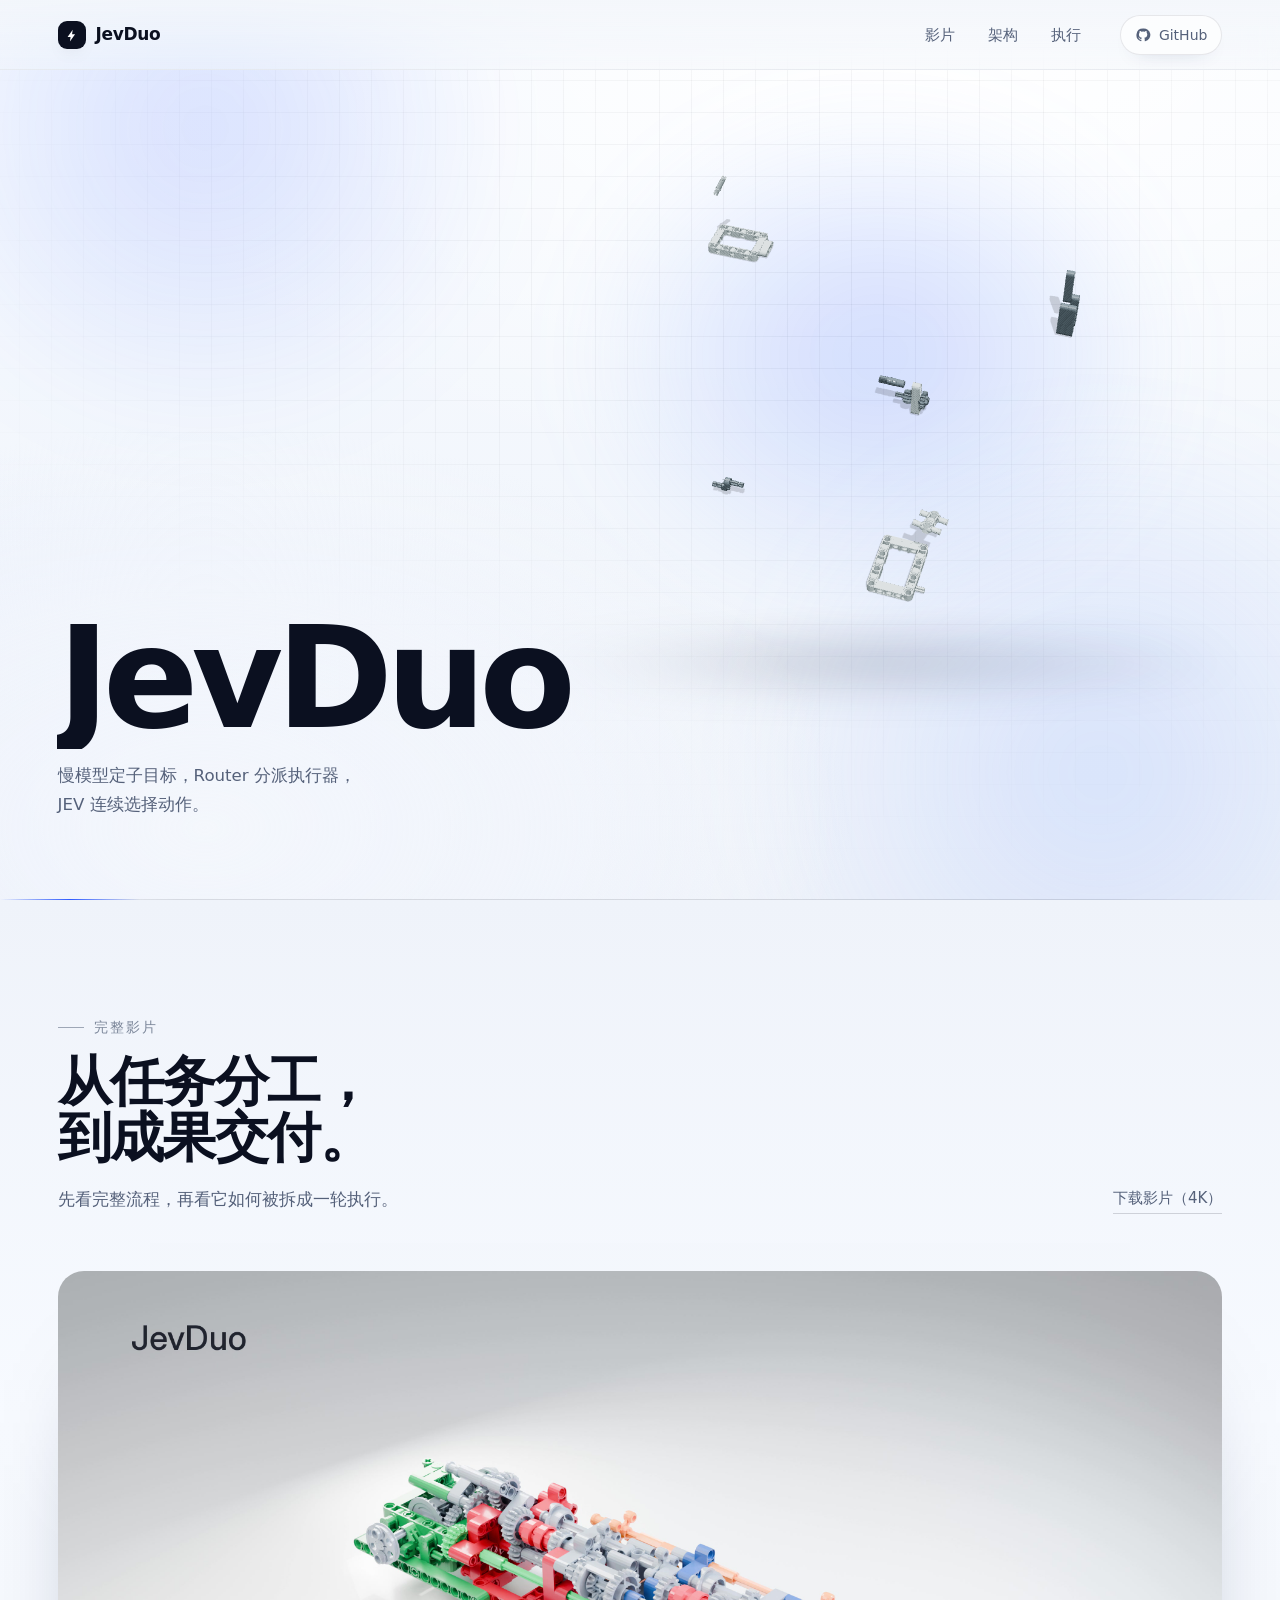
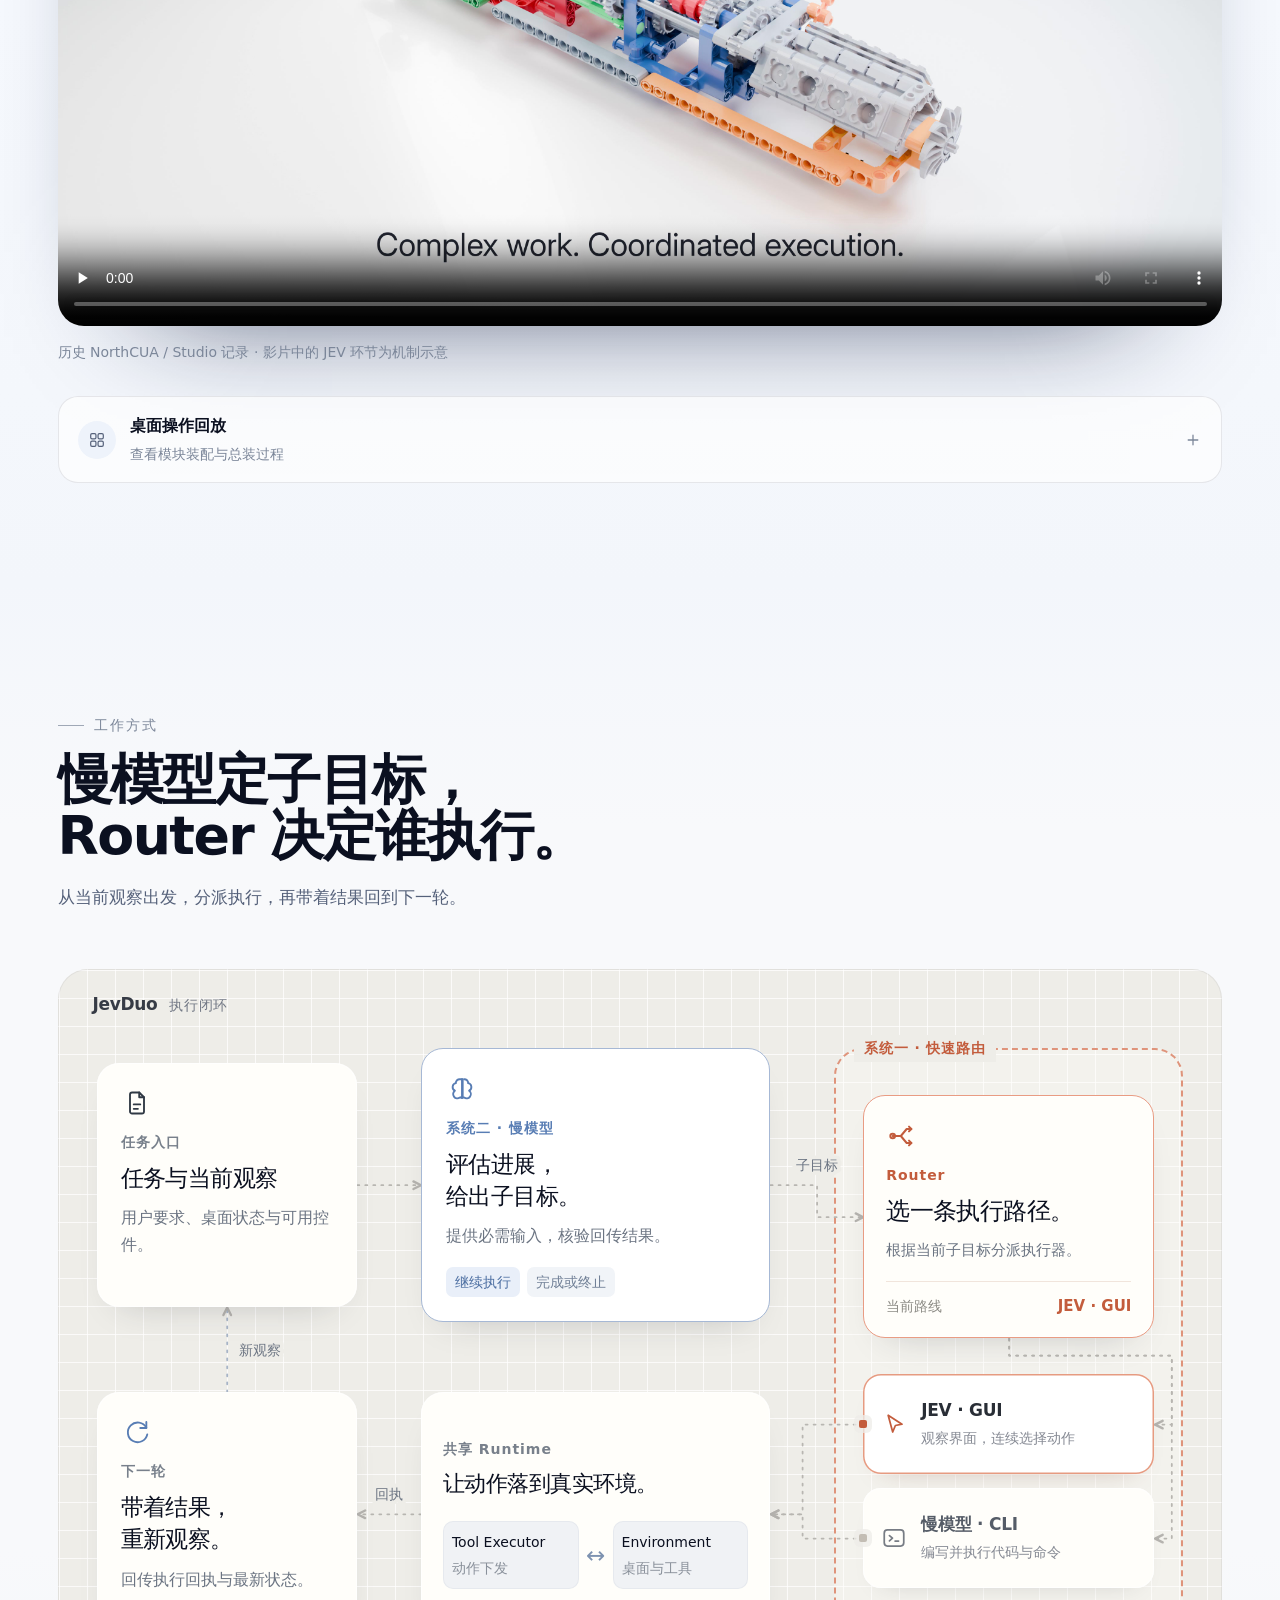
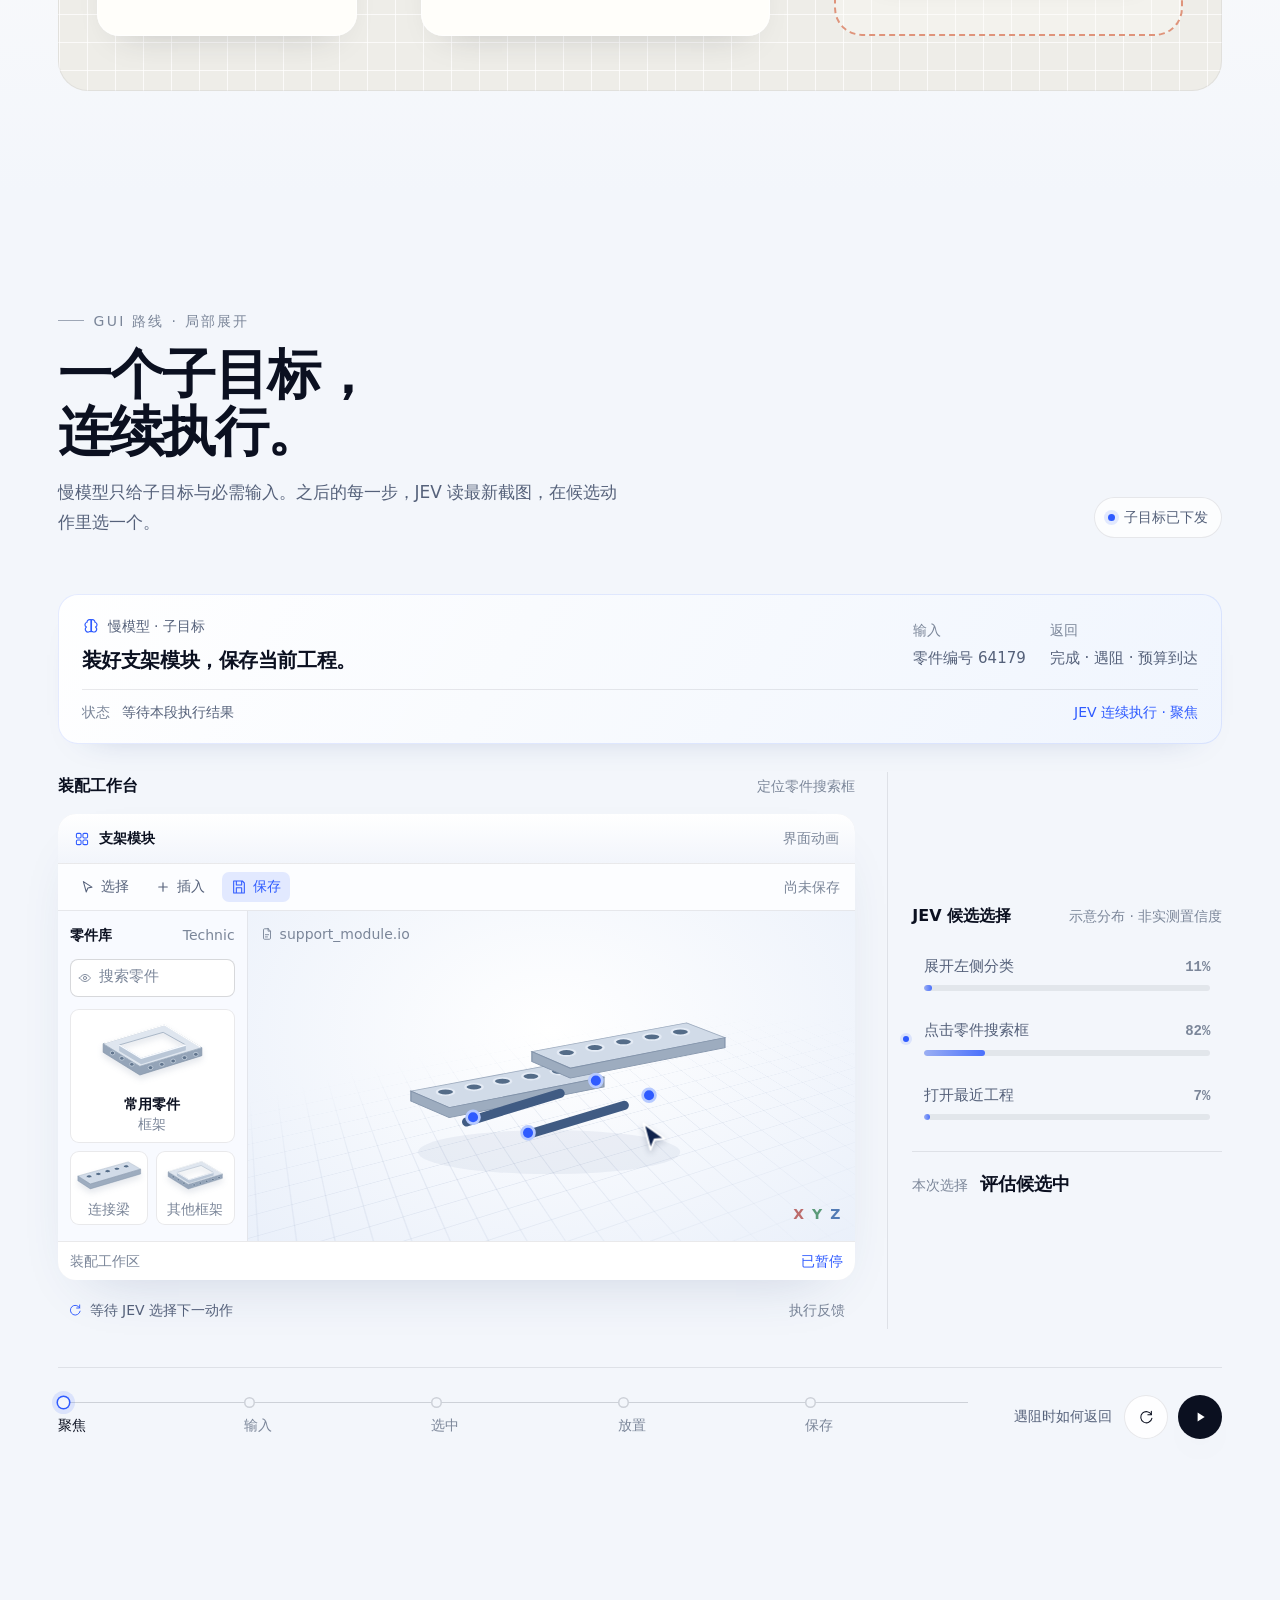
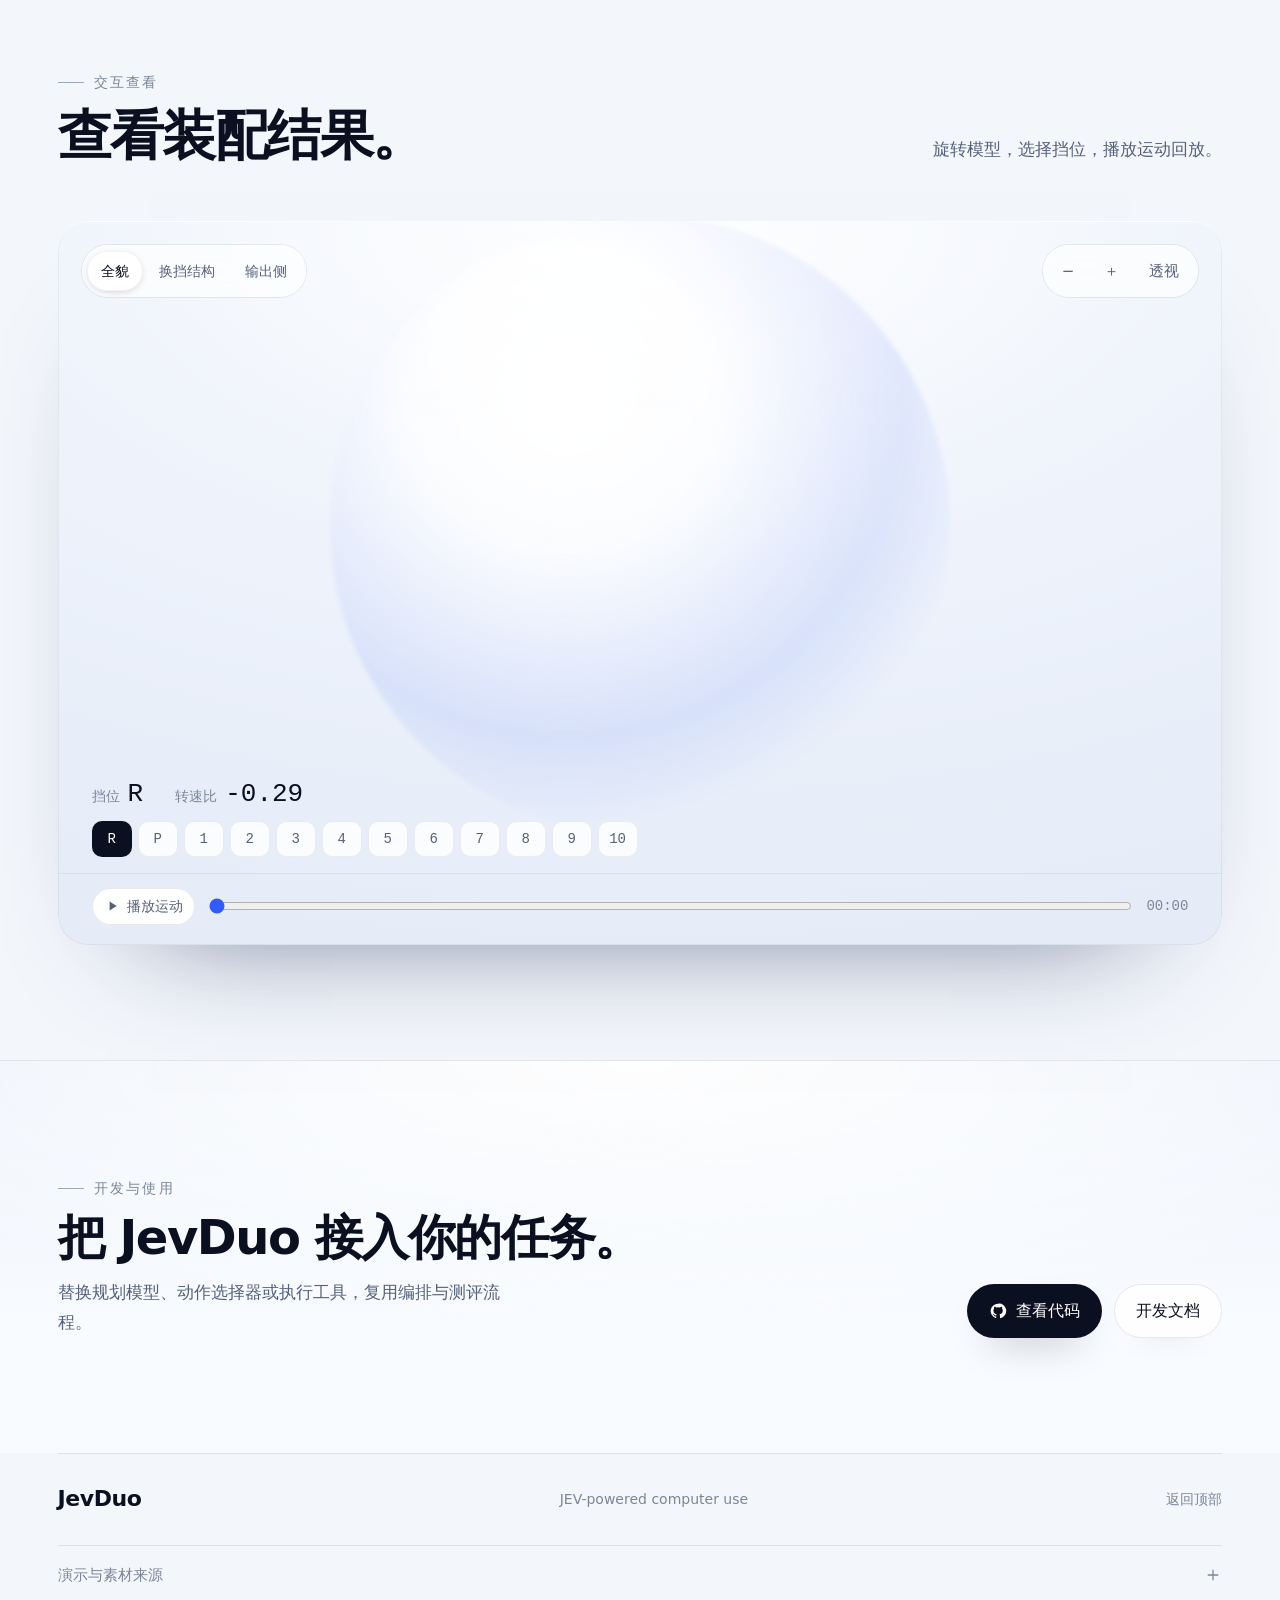
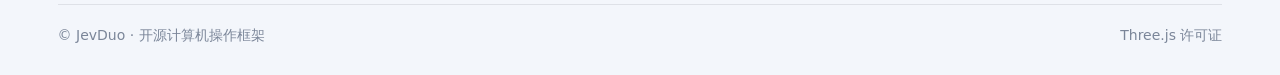
<file: preview/harness-v12/index.html>
<!doctype html>
<html lang='zh-CN' data-assets='../../assets/'>
<head>
<meta charset='utf-8'>
<meta name='viewport' content='width=device-width, initial-scale=1'>
<meta name='description' content='JevDuo：慢模型规划子目标，Router 分派执行器，JEV 在共享 runtime 中连续选择动作。'>
<meta name='theme-color' content='#f3f6fb'>
<meta name='color-scheme' content='light'>
<title>JevDuo — JEV-powered computer use</title>
<link rel='icon' href='data:image/svg+xml,%3Csvg xmlns=%22http://www.w3.org/2000/svg%22 viewBox=%220 0 32 32%22%3E%3Crect width=%2232%22 height=%2232%22 rx=%229%22 fill=%22%230b1020%22/%3E%3Cpath d=%22M18.9 5.1 9.8 18.4h6.2L14.2 27l9.4-13.4h-6.2z%22 fill=%22%23fff%22/%3E%3C/svg%3E'>
<link rel='preload' href='assembly-poster.png' as='image'>
<link rel='stylesheet' href='showcase.css'>
<link rel='stylesheet' href='responsive.css'>
<script defer src='../../assets/three.js'></script>
<script defer src='../../assets/viewer.js'></script>
<script defer src='story.js'></script>
<script defer src='execution.js'></script>
<script defer src='showcase.js'></script>
</head>
<body>
<svg class='symbols' aria-hidden='true' xmlns='http://www.w3.org/2000/svg'>
<symbol id='i-bolt' viewBox='0 0 24 24'><path fill='currentColor' d='M13.9 2.6 5.7 14.2h4.8l-1 7.2 8.2-11.6h-4.8l1-7.2Z'/></symbol>
<symbol id='i-file' viewBox='0 0 24 24'><g fill='none' stroke='currentColor' stroke-width='1.6' stroke-linecap='round' stroke-linejoin='round'><path d='M13.9 3H7.8A1.8 1.8 0 0 0 6 4.8v14.4A1.8 1.8 0 0 0 7.8 21h8.4a1.8 1.8 0 0 0 1.8-1.8V7.1L13.9 3Z'/><path d='M13.9 3v4.1h4.1M9.2 13.2h5.6M9.2 17h3.6'/></g></symbol>
<symbol id='i-brain' viewBox='0 0 24 24'><g fill='none' stroke='currentColor' stroke-width='1.6' stroke-linecap='round' stroke-linejoin='round'><path d='M10.2 3.6A3.3 3.3 0 0 0 6.7 7a3.4 3.4 0 0 0-.8 6.4 3.5 3.5 0 0 0 4.3 5.9h2.4V3.6h-2.4Z'/><path d='M13.8 3.6A3.3 3.3 0 0 1 17.3 7a3.4 3.4 0 0 1 .8 6.4 3.5 3.5 0 0 1-4.3 5.9h-2.4'/><path d='M12 3.6v16.2'/></g></symbol>
<symbol id='i-cursor' viewBox='0 0 24 24'><path fill='none' stroke='currentColor' stroke-width='1.6' stroke-linecap='round' stroke-linejoin='round' d='M6.6 3.9 19.4 12.2l-6.1 1.2-2.5 6-4.2-15.5Z'/></symbol>
<symbol id='i-terminal' viewBox='0 0 24 24'><g fill='none' stroke='currentColor' stroke-width='1.6' stroke-linecap='round' stroke-linejoin='round'><rect x='3' y='4.6' width='18' height='14.8' rx='3'/><path d='m7.8 9.8 2.8 2.4-2.8 2.4M13 14.8h3.2'/></g></symbol>
<symbol id='i-grid' viewBox='0 0 24 24'><g fill='none' stroke='currentColor' stroke-width='1.6'><rect x='3.6' y='3.6' width='7' height='7' rx='1.8'/><rect x='13.4' y='3.6' width='7' height='7' rx='1.8'/><rect x='3.6' y='13.4' width='7' height='7' rx='1.8'/><rect x='13.4' y='13.4' width='7' height='7' rx='1.8'/></g></symbol>
<symbol id='i-eye' viewBox='0 0 24 24'><g fill='none' stroke='currentColor' stroke-width='1.6' stroke-linecap='round' stroke-linejoin='round'><path d='M2.6 12S6.6 5.9 12 5.9 21.4 12 21.4 12 17.4 18.1 12 18.1 2.6 12 2.6 12Z'/><circle cx='12' cy='12' r='2.7'/></g></symbol>
<symbol id='i-check' viewBox='0 0 24 24'><path fill='none' stroke='currentColor' stroke-width='1.8' stroke-linecap='round' stroke-linejoin='round' d='m5.4 12.4 4.2 4.2L18.8 7.4'/></symbol>
<symbol id='i-refresh' viewBox='0 0 24 24'><g fill='none' stroke='currentColor' stroke-width='1.6' stroke-linecap='round' stroke-linejoin='round'><path d='M20 8.4A8.4 8.4 0 1 0 20.8 14'/><path d='M20 3.4v5.2h-5.2'/></g></symbol>
<symbol id='i-play' viewBox='0 0 24 24'><path fill='currentColor' d='M8.4 5.2 19 12 8.4 18.8V5.2Z'/></symbol>
<symbol id='i-pause' viewBox='0 0 24 24'><g fill='none' stroke='currentColor' stroke-width='2' stroke-linecap='round'><path d='M9 5.4v13.2M15 5.4v13.2'/></g></symbol>
<symbol id='i-plus' viewBox='0 0 24 24'><g fill='none' stroke='currentColor' stroke-width='1.7' stroke-linecap='round'><path d='M12 5.6v12.8M5.6 12h12.8'/></g></symbol>
<symbol id='i-save' viewBox='0 0 24 24'><g fill='none' stroke='currentColor' stroke-width='1.6' stroke-linejoin='round'><path d='M4 3h13l3 3v15H4Z'/><path d='M8 3v6h8V3M8 21v-8h8v8'/></g></symbol>
<symbol id='part-frame' viewBox='0 0 180 120'><path d='m16 43 55 34 93-28v12L71 90 16 56Z' fill='#94a4b8' stroke='#8191a7'/><path d='m16 43 92-28 56 34-93 28Zm24 2 33 20 67-20-34-19Z' fill='#dfe6ef' fill-rule='evenodd' stroke='#a1afc1' stroke-width='1.3'/><path d='m40 45 33 20 67-20v8L73 74 40 54Z' fill='#bac7d7'/><path d='m40 45 33 20 67-20' fill='none' stroke='#f8fbff' stroke-width='2'/><g fill='#61758e' stroke='#d5dfea'><ellipse cx='30' cy='57' rx='3.4' ry='2.8'/><ellipse cx='44' cy='65' rx='3.4' ry='2.8'/><ellipse cx='59' cy='74' rx='3.4' ry='2.8'/><ellipse cx='87' cy='79' rx='3.5' ry='2.9'/><ellipse cx='104' cy='74' rx='3.5' ry='2.9'/><ellipse cx='121' cy='69' rx='3.5' ry='2.9'/><ellipse cx='138' cy='64' rx='3.5' ry='2.9'/><ellipse cx='155' cy='59' rx='3.5' ry='2.9'/></g><path d='m18 42 90-27 54 33' fill='none' stroke='#fff' stroke-width='1.8'/></symbol>
<symbol id='part-beam' viewBox='0 0 180 100'><path d='m12 45 125-35 31 18-125 37Z' fill='#d1dbe8' stroke='#9eacbf'/><path d='m12 45 31 20 125-37v12L43 77 12 57Z' fill='#9dacbf' stroke='#8192a9'/><g fill='#546c88' stroke='#e4ebf5' stroke-width='2'><ellipse cx='40' cy='46' rx='7' ry='4'/><ellipse cx='63' cy='40' rx='7' ry='4'/><ellipse cx='86' cy='33' rx='7' ry='4'/><ellipse cx='109' cy='27' rx='7' ry='4'/><ellipse cx='132' cy='21' rx='7' ry='4'/></g></symbol>
<symbol id='i-github' viewBox='0 0 24 24'><path fill='currentColor' d='M12 2.2a9.8 9.8 0 0 0-3.1 19.1c.5.1.7-.2.7-.5v-1.7c-2.7.6-3.3-1.3-3.3-1.3-.4-1.1-1.1-1.4-1.1-1.4-.9-.6.1-.6.1-.6 1 .1 1.5 1 1.5 1 .9 1.5 2.3 1.1 2.9.8.1-.6.4-1.1.7-1.3-2.2-.2-4.5-1.1-4.5-4.9 0-1.1.4-2 1-2.6-.1-.3-.4-1.3.1-2.6 0 0 .8-.3 2.7 1a9.4 9.4 0 0 1 4.9 0c1.9-1.3 2.7-1 2.7-1 .5 1.3.2 2.3.1 2.6.6.6 1 1.5 1 2.6 0 3.8-2.3 4.7-4.5 4.9.4.3.7.9.7 1.9v2.8c0 .3.2.6.7.5A9.8 9.8 0 0 0 12 2.2Z'/></symbol>
</svg>
<a class='skip-link' href='#film'>跳到正文</a>
<header class='header' id='site-header'>
  <div class='header-inner shell'>
    <a class='brand' href='#top' aria-label='JevDuo 首页'><span class='brand-mark'><svg class='ico'><use href='#i-bolt'/></svg></span><span class='brand-word'>JevDuo</span></a>
    <nav class='nav' aria-label='主导航'><a href='#film'>影片</a><a href='#architecture'>架构</a><a href='#execution'>执行</a></nav>
    <a class='github-link' href='https://github.com/AI45Lab/JevDuo' target='_blank' rel='noopener'><svg class='ico'><use href='#i-github'/></svg><span>GitHub</span></a>
  </div>
  <span class='header-progress' aria-hidden='true'></span>
</header>
<main id='top'>
  <div class='opening' id='opening'>
    <div class='sky' aria-hidden='true'><span class='sky-a'></span><span class='sky-b'></span><span class='sky-grid'></span></div>
    <div class='assembly-stage' id='assembly-stage'>
      <div class='model-aura' aria-hidden='true'></div>
      <div class='model-canvas' id='hero-model-mount' role='img' aria-label='逐零件装配的三维模型，可拖动旋转'>
        <img class='assembly-poster' src='assembly-poster.png' alt=''>
        <span class='scene-loading' id='hero-model-loading' role='status'>正在加载装配模型</span>
      </div>
      <div class='model-floor' aria-hidden='true'></div>
    </div>
    <section class='hero' id='story' aria-labelledby='hero-title'>
      <div class='hero-scrim' aria-hidden='true'></div>
      <div class='shell hero-foot'>
        <h1 class='hero-title' id='hero-title'><span class='hero-title-in'>JevDuo</span></h1>
        <p class='hero-sub'>慢模型定子目标，Router 分派执行器，<br>JEV 连续选择动作。</p>
      </div>
      <div class='hero-rail' aria-hidden='true'><i></i></div>
    </section>
  </div>

  <section class='film-section' id='film' aria-labelledby='film-title'>
    <div class='shell'>
      <header class='section-lead film-lead'>
        <div class='lead-main'>
          <p class='eyebrow'>完整影片</p>
          <h2 id='film-title'>从任务分工，<br>到成果交付。</h2>
          <p class='lead'>先看完整流程，再看它如何被拆成一轮执行。</p>
        </div>
        <a class='text-link' href='../../downloads/JevDuo-v16-4K.mp4' download>下载影片（4K）</a>
      </header>
      <figure class='film-figure'>
        <video id='film-player' controls playsinline preload='none' poster='../../assets/film-v16-poster.jpg' aria-label='JevDuo 工作流程影片'>
          <source src='../../assets/jevduo-film-v16-1080p.mp4' type='video/mp4'>
          此浏览器无法播放，可下载影片查看。
        </video>
        <figcaption>历史 NorthCUA / Studio 记录 · 影片中的 JEV 环节为机制示意</figcaption>
      </figure>
      <details class='records' id='execution-records'>
        <summary>
          <span class='record-icon' aria-hidden='true'><svg class='ico'><use href='#i-grid'/></svg></span>
          <span class='record-copy'><strong>桌面操作回放</strong><span>查看模块装配与总装过程</span></span>
          <span class='record-toggle' aria-hidden='true'><svg class='ico'><use href='#i-plus'/></svg></span>
        </summary>
        <div class='record-content'>
          <div class='case-workspace' id='case-workspace'>
            <div class='workspace-toolbar'>
              <div class='workspace-title-row'><strong id='workspace-title'>主体与主传动</strong><span id='workspace-phase'>开始装配</span></div>
              <button id='grid-toggle' aria-pressed='false'><svg class='ico'><use href='#i-grid'/></svg>并排查看</button>
            </div>
            <div class='workspace-display' id='workspace-display'></div>
            <div class='workspace-tabs' role='tablist' aria-label='切换装配模块' id='workspace-tabs'></div>
            <div class='workspace-transport'>
              <button id='case-play' class='round-play' aria-label='播放桌面回放'><svg class='ico'><use href='#i-play'/></svg></button>
              <input id='case-seek' type='range' min='0' max='203' step='0.1' value='0' aria-label='调整桌面回放进度'>
              <output id='case-clock'>00:00 / 03:23</output>
              <select id='case-speed' aria-label='桌面回放倍速'><option value='1'>1×</option><option value='2' selected>2×</option><option value='4'>4×</option><option value='8'>8×</option></select>
            </div>
          </div>
          <div class='chapter-jumps' aria-label='跳转装配阶段'>
            <button data-case-time='0'>开始装配</button>
            <button data-case-time='85'>查看模块</button>
            <button data-case-time='180'>进入总装</button>
          </div>
          <p class='case-note'>回放按模块装配进度对齐，不作为 JEV 的性能对照。</p>
        </div>
      </details>
    </div>
  </section>

  <section class='arch-section' id='architecture' aria-labelledby='architecture-title'>
    <div class='rail-flow' aria-hidden='true'><i></i></div>
    <div class='shell'>
      <header class='section-lead arch-lead'>
        <p class='eyebrow'>工作方式</p>
        <h2 id='architecture-title'>慢模型定子目标，<br>Router 决定谁执行。</h2>
        <p class='lead'>从当前观察出发，分派执行，再带着结果回到下一轮。</p>
      </header>
      <div class='architecture-board' id='architecture-board' data-route='gui' data-phase='idle'>
        <p class='board-caption'>JevDuo <span>执行闭环</span></p>
        <div class='node' id='arch-input'>
          <span class='node-orb' aria-hidden='true'><svg class='ico'><use href='#i-file'/></svg></span>
          <p class='node-kicker'>任务入口</p>
          <h3>任务与当前观察</h3>
          <p class='node-note'>用户要求、桌面状态与可用控件。</p>
        </div>
        <div class='node node-slow' id='arch-slow'>
          <span class='node-orb' aria-hidden='true'><svg class='ico'><use href='#i-brain'/></svg></span>
          <p class='node-kicker'>系统二 · 慢模型</p>
          <h3>评估进展，<br>给出子目标。</h3>
          <p class='node-note'>提供必需输入，核验回传结果。</p>
          <div class='slow-outcomes'><span>继续执行</span><span>完成或终止</span></div>
        </div>
        <div class='route-zone'>
          <p class='route-badge'>系统一 · 快速路由</p>
          <div class='router' id='arch-router'>
            <span class='node-orb router-symbol' aria-hidden='true'><svg class='ico' viewBox='0 0 24 24'><g fill='none' stroke='currentColor' stroke-width='1.7' stroke-linecap='round' stroke-linejoin='round'><path d='M4 12h7m0 0 5-6h4m-9 6 5 6h4'/><circle cx='4' cy='12' r='2'/><path d='M18 4l2 2-2 2m0 8 2 2-2 2'/></g></svg></span>
            <p class='node-kicker'>Router</p>
            <h3>选一条执行路径。</h3>
            <p class='node-note' id='arch-goal'>根据当前子目标分派执行器。</p>
            <p class='router-exit'><span>当前路线</span><strong id='router-selection'>JEV · GUI</strong></p>
          </div>
          <div class='pool' aria-label='选择要查看的执行路线'>
            <button class='gate' id='arch-jev' data-route='gui' aria-pressed='true'>
              <span class='gate-mark' aria-hidden='true'><svg class='ico'><use href='#i-cursor'/></svg></span>
              <span class='gate-copy'><strong>JEV · GUI</strong><span>观察界面，连续选择动作</span></span>
              <span class='gate-port' aria-hidden='true'></span>
            </button>
            <button class='gate' id='arch-cli' data-route='cli' aria-pressed='false'>
              <span class='gate-mark' aria-hidden='true'><svg class='ico'><use href='#i-terminal'/></svg></span>
              <span class='gate-copy'><strong>慢模型 · CLI</strong><span>编写并执行代码与命令</span></span>
              <span class='gate-port' aria-hidden='true'></span>
            </button>
          </div>
        </div>
        <div class='runtime' id='arch-runtime'>
          <p class='node-kicker'>共享 Runtime</p>
          <h3>让动作落到真实环境。</h3>
          <div class='runtime-pair'>
            <span class='runtime-node'><strong>Tool Executor</strong><em>动作下发</em></span>
            <span class='runtime-bridge' aria-label='动作与回执双向传递'>↔</span>
            <span class='runtime-node'><strong>Environment</strong><em>桌面与工具</em></span>
          </div>
        </div>
        <div class='node arch-return' id='arch-return'>
          <span class='node-orb' aria-hidden='true'><svg class='ico'><use href='#i-refresh'/></svg></span>
          <p class='node-kicker'>下一轮</p>
          <h3>带着结果，<br>重新观察。</h3>
          <p class='node-note'>回传执行回执与最新状态。</p>
        </div>
        <svg class='arch-track' aria-hidden='true'>
          <defs><marker id='arch-arrow' viewBox='0 0 8 8' refX='6.4' refY='4' markerWidth='7' markerHeight='7' orient='auto'><path d='M1.4 1.6 6.2 4 1.4 6.4' fill='none' stroke='currentColor' stroke-width='1.5' stroke-linecap='round' stroke-linejoin='round'/></marker></defs>
          <g id='arch-wires'></g>
          <g id='arch-labels'></g>
          <g id='arch-pulses'></g>
        </svg>
      </div>
    </div>
  </section>

  <section class='execution-section' id='execution' aria-labelledby='execution-title'>
    <div class='rail-flow' aria-hidden='true'><i></i></div>
    <div class='shell'>
      <header class='section-lead exec-lead'>
        <div class='lead-main'>
          <p class='eyebrow'>GUI 路线 · 局部展开</p>
          <h2 id='execution-title'>一个子目标，<br>连续执行。</h2>
          <p class='lead'>慢模型只给子目标与必需输入。之后的每一步，JEV 读最新截图，在候选动作里选一个。</p>
        </div>
        <p class='exec-status'><i class='status-dot' aria-hidden='true'></i><span id='slow-status'>子目标已下发</span></p>
      </header>
      <div class='theater' id='execution-theater' data-phase='execution' data-blocked='false'>
        <div class='contract'>
          <p class='contract-kicker'><svg class='ico'><use href='#i-brain'/></svg>慢模型 · 子目标</p>
          <p class='contract-goal'>装好支架模块，保存当前工程。</p>
          <dl class='contract-io'>
            <div><dt>输入</dt><dd>零件编号 64179</dd></div>
            <div><dt>返回</dt><dd>完成 · 遇阻 · 预算到达</dd></div>
          </dl>
          <div class='contract-foot'>
            <p class='contract-state'><span>状态</span><span id='plan-state'>等待本段执行结果</span></p>
            <p class='goal-step' id='goal-step'>JEV 局部执行</p>
          </div>
        </div>
        <div class='observe'>
          <div class='observe-head'><strong id='work-title'>装配工作台</strong><span id='observation-text'>零件库已就绪</span></div>
          <div class='screen' id='mini-screen' aria-label='零件搜索、放置与保存的界面重建动画'>
            <div class='app-titlebar'><svg class='ico'><use href='#i-grid'/></svg><strong>支架模块</strong><span class='screen-tag'>界面动画</span></div>
            <div class='app-toolbar'><span class='app-tool'><svg class='ico'><use href='#i-cursor'/></svg>选择</span><span class='app-tool'><svg class='ico'><use href='#i-plus'/></svg>插入</span><span class='app-tool app-save' id='app-save'><svg class='ico'><use href='#i-save'/></svg>保存</span><span class='app-file' id='app-file-state'>尚未保存</span></div>
            <div class='app-body'>
              <aside class='parts-library'>
                <div class='library-head'><strong>零件库</strong><span>Technic</span></div>
                <label class='screen-search' id='mini-search'><svg class='ico'><use href='#i-eye'/></svg><input id='mini-search-value' aria-label='搜索零件' placeholder='搜索零件' readonly tabindex='-1'><i class='caret' aria-hidden='true'></i></label>
                <div class='screen-results' id='mini-parts'>
                  <div class='library-part target-part' id='library-target'><svg class='part-shape'><use href='#part-frame'/></svg><strong>64179</strong><span>框架</span><i class='part-selected'><svg class='ico'><use href='#i-check'/></svg></i></div>
                  <div class='library-part other-part'><svg class='part-shape'><use href='#part-beam'/></svg><span>连接梁</span></div>
                  <div class='library-part other-part'><svg class='part-shape'><use href='#part-frame'/></svg><span>其他框架</span></div>
                </div>
              </aside>
              <div class='screen-canvas' id='assembly-canvas'>
                <div class='viewport-file'><svg class='ico'><use href='#i-file'/></svg>support_module.io</div>
                <div class='work-grid' aria-hidden='true'></div>
                <svg class='assembly-base' viewBox='0 0 520 360' aria-hidden='true'><ellipse cx='257' cy='263' rx='143' ry='24' fill='#9cacc7' opacity='.14'/><g transform='translate(90 156) scale(1.35 .9)'><use href='#part-beam' width='180' height='100'/></g><g transform='translate(222 113) scale(1.35 .9)'><use href='#part-beam' width='180' height='100'/></g><path d='m167 230 102-31m-36 45 106-32' stroke='#405b83' stroke-width='10' stroke-linecap='round'/><g fill='#2f5bff' stroke='#b7caff' stroke-width='3'><circle cx='174' cy='225' r='7'/><circle cx='308' cy='185' r='7'/><circle cx='234' cy='242' r='7'/><circle cx='366' cy='201' r='7'/></g></svg>
                <div class='drop-target' id='drop-target'><svg class='part-shape'><use href='#part-frame'/></svg></div>
                <svg class='placed-part' id='placed-part' aria-label='已放置的框架'><use href='#part-frame'/></svg>
                <span class='saved' id='saved-mark'><svg class='ico'><use href='#i-check'/></svg>工程已保存</span>
                <div class='viewport-axis' aria-hidden='true'><i>X</i><i>Y</i><i>Z</i></div>
              </div>
            </div>
            <div class='app-statusbar'><span id='mini-canvas-status'>装配工作区</span><span id='app-operation'>等待下一动作</span></div>
            <svg class='drag-part' id='drag-part' aria-hidden='true'><use href='#part-frame'/></svg>
            <div class='demo-cursor' id='demo-cursor' aria-hidden='true'><i class='click-ring'></i><svg viewBox='0 0 28 32'><path d='M3 2 24 17l-10 1-4 10Z' fill='#10234d' stroke='#fff' stroke-width='2' stroke-linejoin='round'/></svg></div>
            <div class='blocked-notice'><svg class='ico'><use href='#i-refresh'/></svg>目标不在候选中，交还慢模型</div>
          </div>
          <p class='receipt' id='receipt'><svg class='ico'><use href='#i-refresh'/></svg><span id='receipt-text'>执行后读回：搜索框已激活</span><em>执行反馈</em></p>
        </div>
        <div class='decision'>
          <div class='decision-head'><strong id='decision-title'>JEV 候选选择</strong><span class='dist-note'>示意分布 · 非实测置信度</span></div>
          <div class='local-choice' id='local-choice'></div>
          <div class='result-line'><span id='selection-caption'>本次选择</span><strong id='selected-action'>点击零件搜索框</strong></div>
        </div>
      </div>
      <div class='theater-foot'>
        <div class='beads' id='action-beads' aria-label='查看具体动作'></div>
        <div class='theater-controls'>
          <button class='ghost' id='loop-block'>遇阻时如何返回</button>
          <button class='icon-btn' id='loop-replay' aria-label='重播执行流程'><svg class='ico'><use href='#i-refresh'/></svg></button>
          <button class='icon-btn primary' id='loop-play' aria-label='播放执行流程'><svg class='ico'><use href='#i-play'/></svg></button>
        </div>
      </div>
    </div>
  </section>

  <section class='result-section' id='result' aria-labelledby='result-title'>
    <div class='shell'>
      <header class='section-lead result-lead'>
        <div class='lead-main'>
          <p class='eyebrow'>交互查看</p>
          <h2 id='result-title'>查看装配结果。</h2>
        </div>
        <p class='lead'>旋转模型，选择挡位，播放运动回放。</p>
      </header>
      <div class='viewer'>
        <div class='viewer-tools'>
          <div class='seg' role='group' aria-label='视角'>
            <button data-view='overall' aria-pressed='true'>全貌</button>
            <button data-view='shift' aria-pressed='false'>换挡结构</button>
            <button data-view='output' aria-pressed='false'>输出侧</button>
          </div>
          <div class='seg seg-tools'>
            <button id='model-zoom-out' aria-label='缩小'>−</button>
            <button id='model-zoom-in' aria-label='放大'>＋</button>
            <button id='model-xray' aria-pressed='false'>透视</button>
          </div>
        </div>
        <div id='model-mount' class='model-mount' role='img' aria-label='拖动旋转装配结果模型'>
          <span class='model-loading' id='model-loading'>加载模型…</span>
        </div>
        <div class='viewer-readout'><span>挡位<strong id='model-gear'>R</strong></span><span>转速比<strong id='model-ratio'>—</strong></span></div>
        <div id='gear-controls' class='gear-controls' aria-label='选择挡位'></div>
        <div class='model-transport'>
          <button id='model-play' aria-label='播放运动回放'><svg class='ico'><use href='#i-play'/></svg>播放运动</button>
          <input id='model-seek' type='range' min='0' max='59.2' step='0.05' value='0' aria-label='调整运动回放进度'>
          <output id='model-clock'>00:00</output>
        </div>
      </div>
    </div>
  </section>

  <section class='closing' aria-labelledby='closing-title'>
    <div class='shell closing-inner'>
      <div>
        <p class='eyebrow'>开发与使用</p>
        <h2 id='closing-title'>把 JevDuo 接入你的任务。</h2>
        <p class='lead'>替换规划模型、动作选择器或执行工具，复用编排与测评流程。</p>
      </div>
      <div class='closing-actions'>
        <a class='btn primary' href='https://github.com/AI45Lab/JevDuo' target='_blank' rel='noopener'><svg class='ico'><use href='#i-github'/></svg>查看代码</a>
        <a class='btn' href='https://github.com/AI45Lab/JevDuo/blob/dev/docs/ORCHESTRATION.md' target='_blank' rel='noopener'>开发文档</a>
      </div>
    </div>
  </section>
</main>
<footer class='footer'>
  <div class='shell'>
    <div class='footer-top'>
      <a class='brand' href='#top' aria-label='返回顶部'><span class='brand-word'>JevDuo</span></a>
      <span class='footer-tag'>JEV-powered computer use</span>
      <a class='footer-top-link' href='#top'>返回顶部</a>
    </div>
    <details class='footer-sources'>
      <summary>演示与素材来源<span class='footer-plus' aria-hidden='true'><svg class='ico'><use href='#i-plus'/></svg></span></summary>
      <div class='source-copy'>
        <p>架构依据 JevDuo 的慢模型编排、子目标契约、执行器注册与共享 runtime。局部执行流程与百分比分布为前端示意，不调用真实模型；分布不是实测或校准后的置信度，也不构成时间、token 或准确率的实测对比。</p>
        <p>影片与桌面回放复用历史 NorthCUA / BrickLink Studio 记录。影片中的 JEV 环节用于说明机制，不代表 JEV 已完成该装配任务。模块录像按装配进度对齐，不代表同一时刻，也不表示框架默认自动四并发。</p>
        <p>页面模型重建自已有装配成果，运动采用已有 MuJoCo 理想约束记录，不替代全零件接触、干涉检测或实物验证。Three.js 使用 MIT 许可证。</p>
      </div>
    </details>
    <div class='footer-bottom'>
      <span>© JevDuo · 开源计算机操作框架</span>
      <a href='../../THREE-LICENSE.txt'>Three.js 许可证</a>
    </div>
  </div>
</footer>
</body>
</html>
</file>
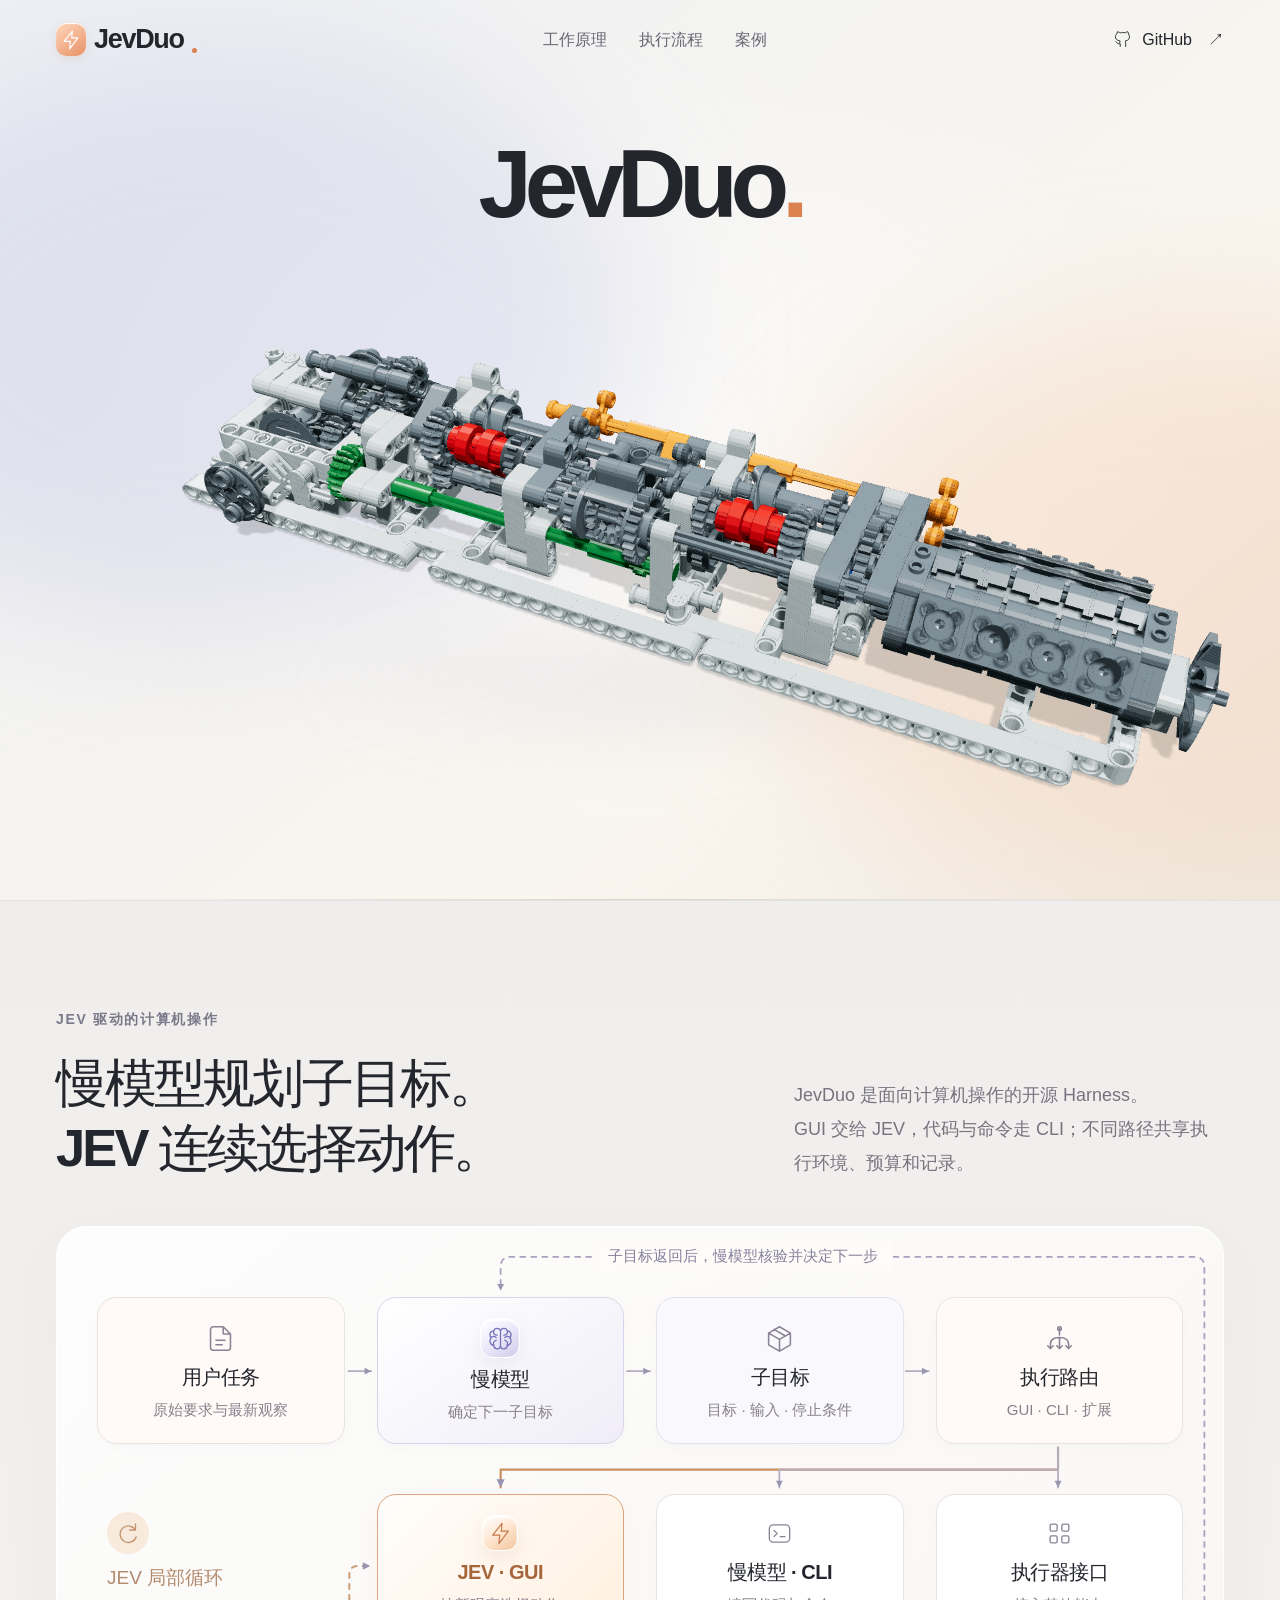
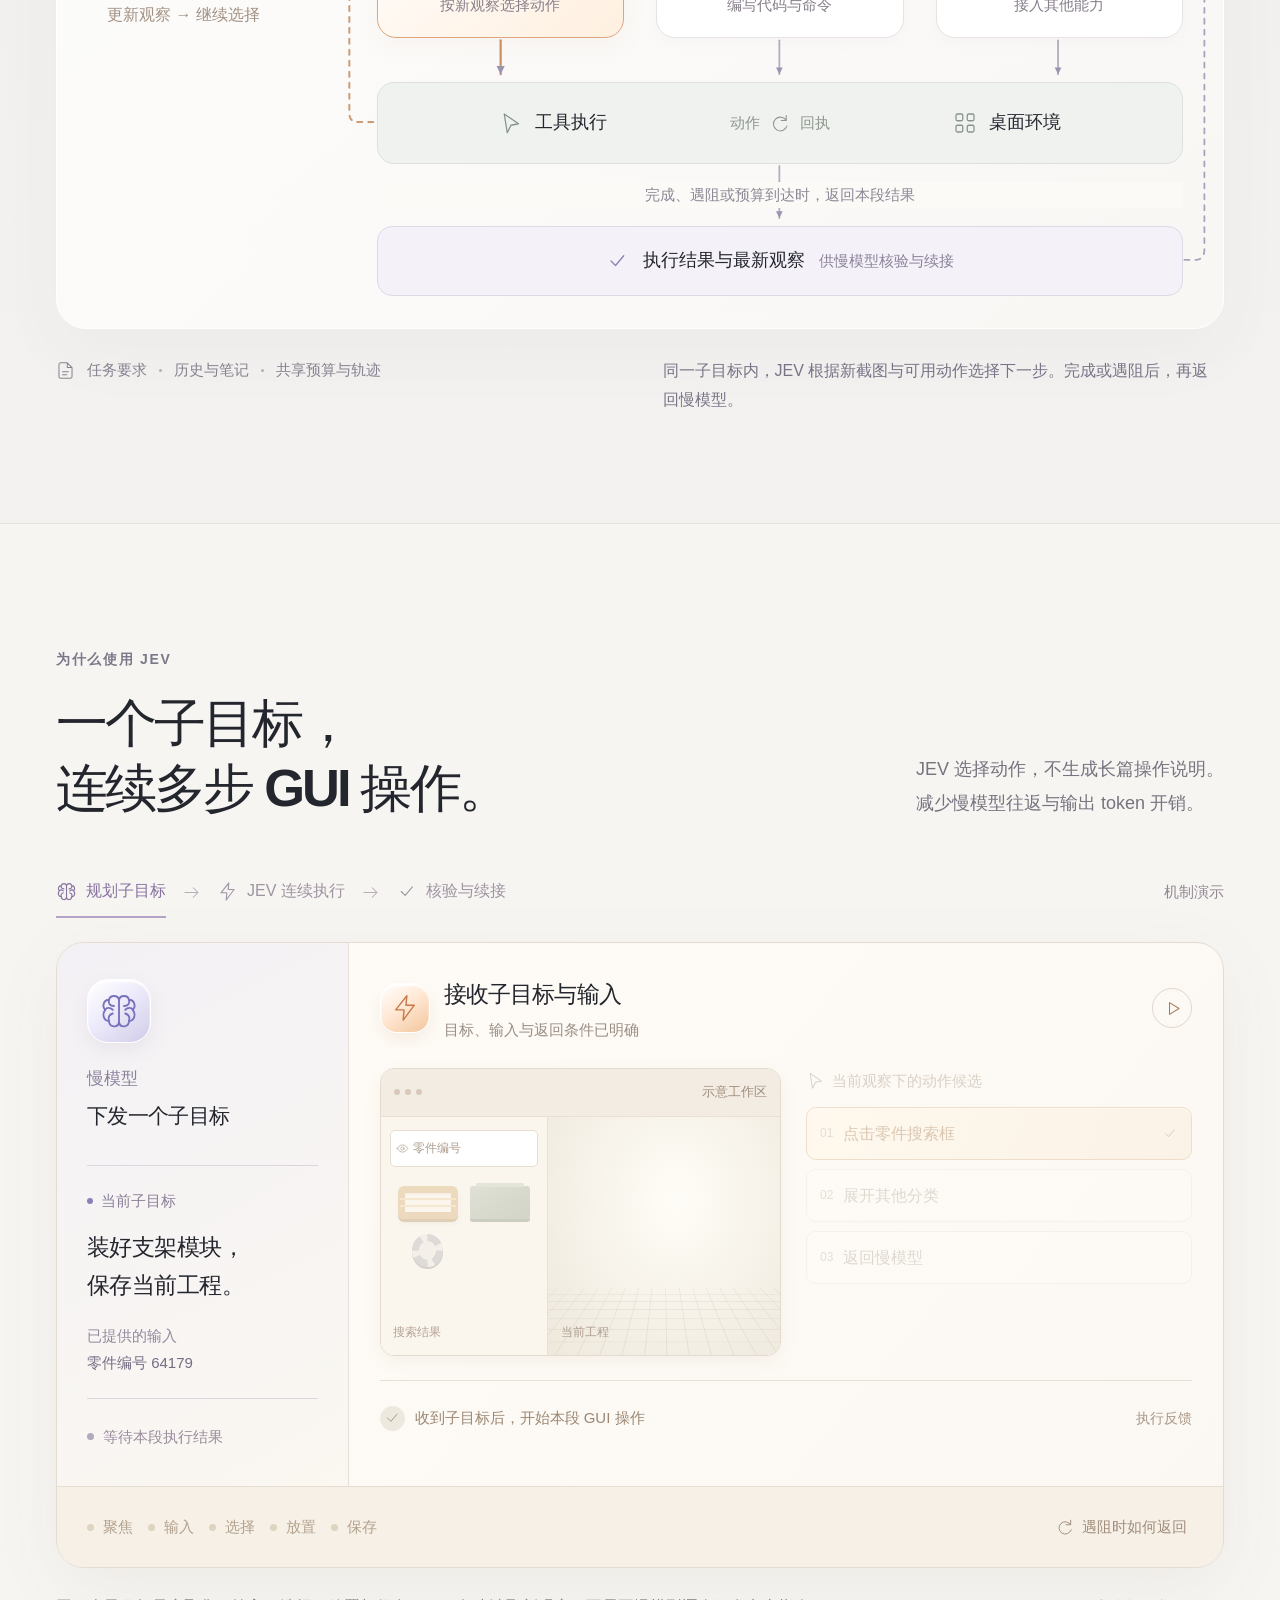
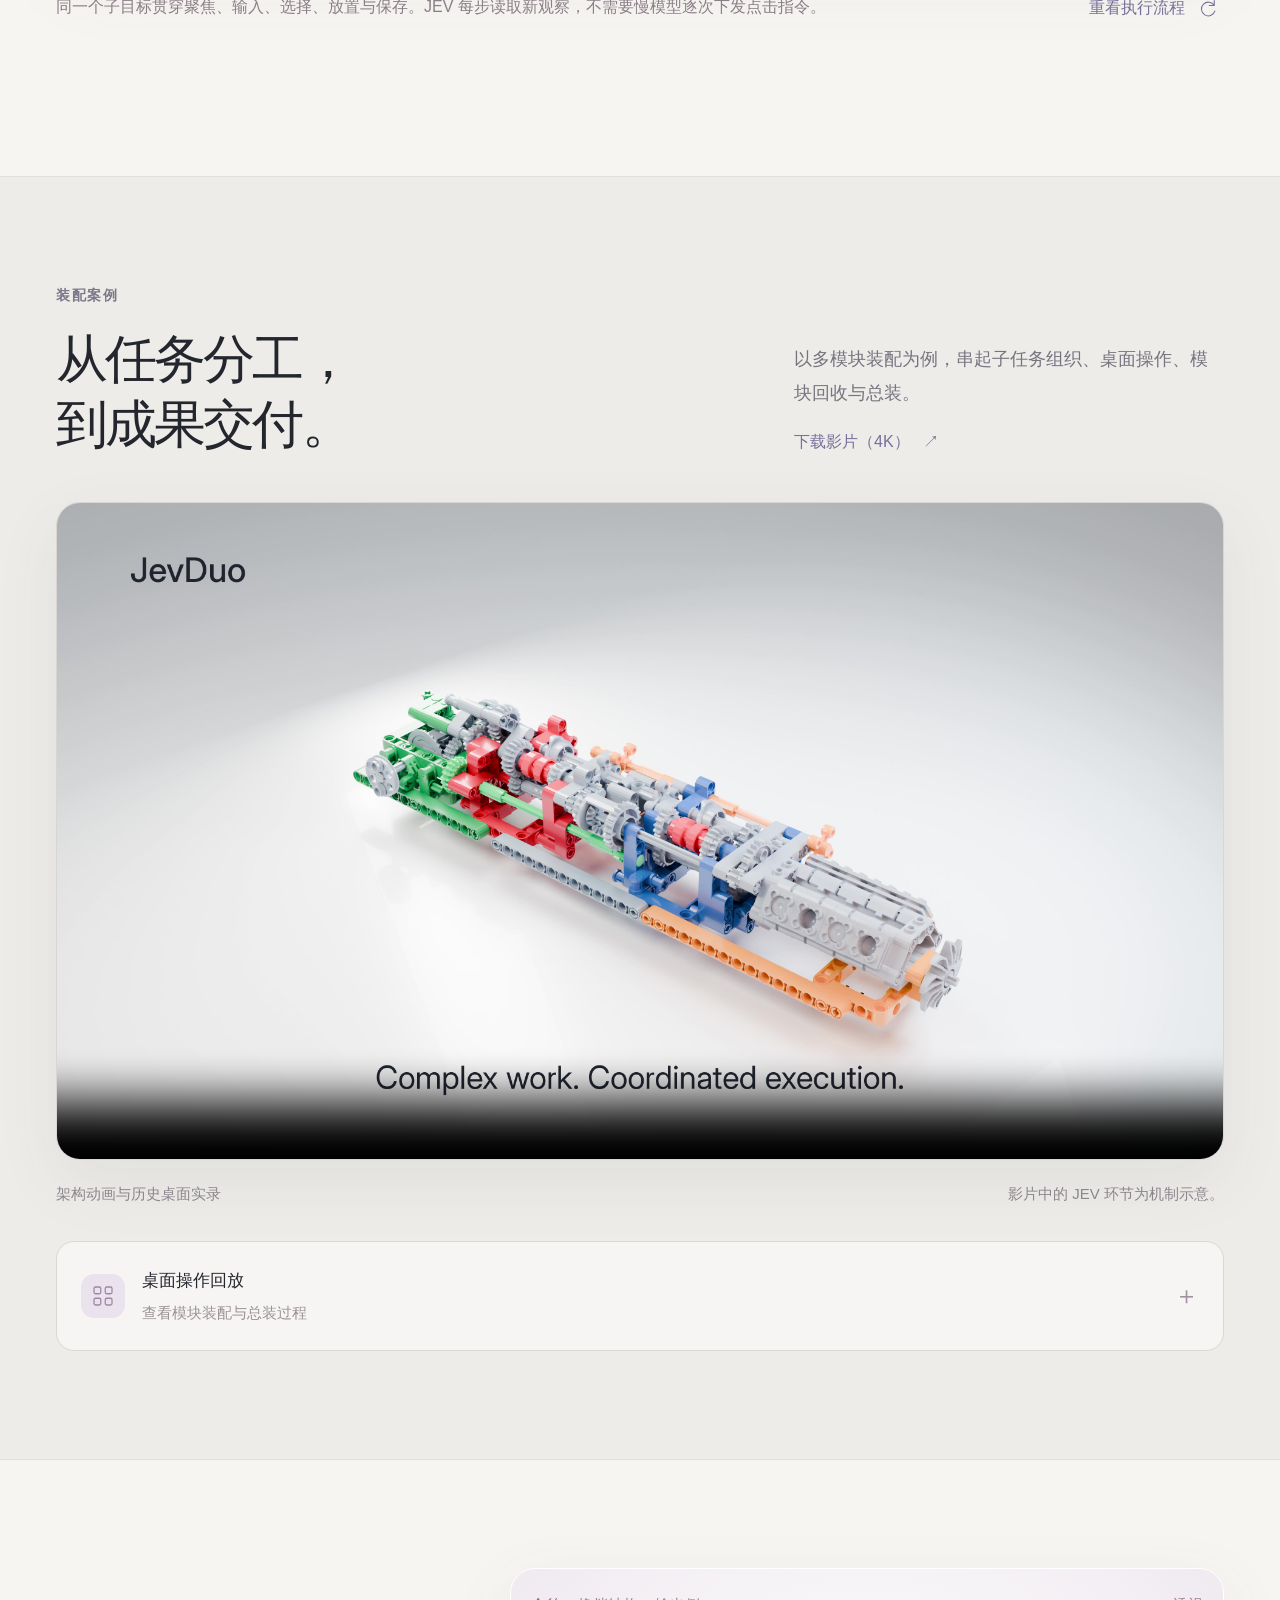
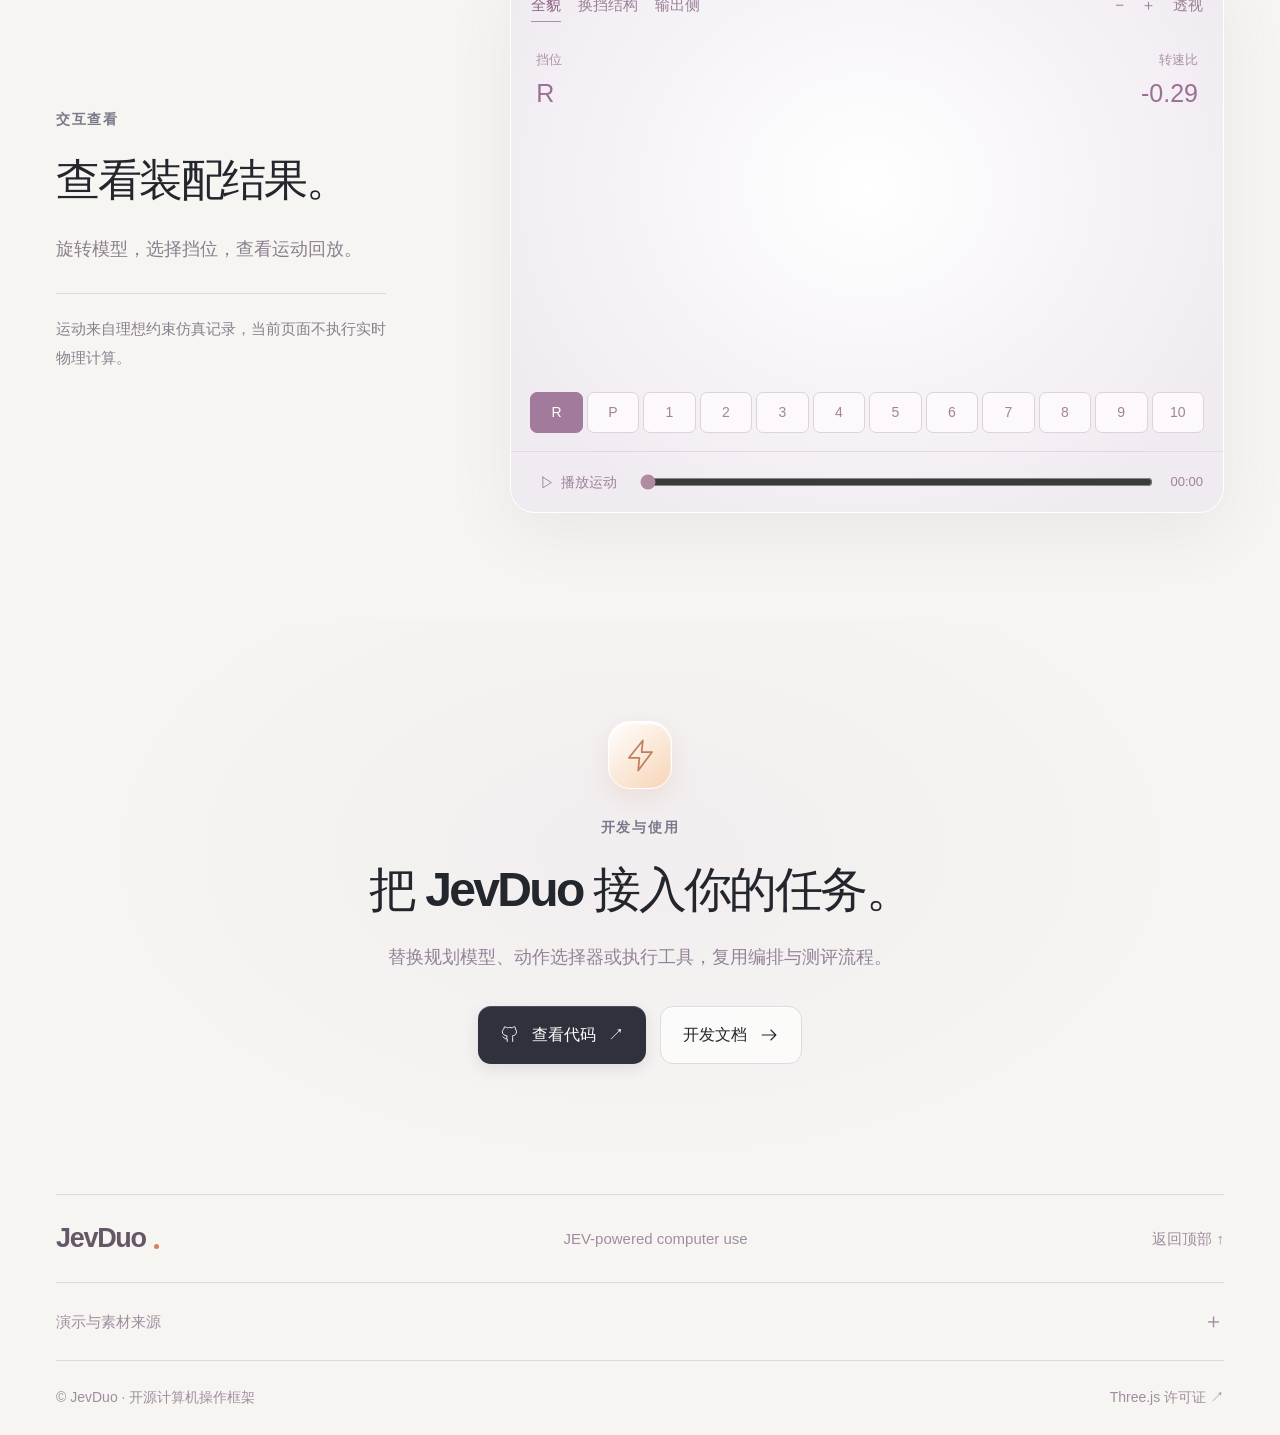
<file: preview/harness-v5/index.html>
<!doctype html>
<html lang="zh-CN" data-assets="../../assets/">
<head>
  <meta charset="utf-8">
  <meta name="viewport" content="width=device-width, initial-scale=1">
  <meta name="description" content="JevDuo 是面向计算机操作的开源 Harness。慢模型规划子目标，JEV 连续选择 GUI 动作，CLI 执行代码与命令。">
  <meta name="theme-color" content="#f6f5f2">
  <title>JevDuo — JEV-powered computer use</title>
  <link rel="icon" href="data:image/svg+xml,%3Csvg xmlns='http://www.w3.org/2000/svg' viewBox='0 0 32 32'%3E%3Crect width='32' height='32' rx='9' fill='%23e88353'/%3E%3Cpath d='m18 4-11 14h8l-1 10 11-15h-8z' fill='%23fff'/%3E%3C/svg%3E">
  <link rel="preload" href="assembly-poster.png" as="image">
  <link rel="stylesheet" href="showcase.css">
  <link rel="stylesheet" href="responsive.css">
  <script defer src="../../assets/three.js"></script>
  <script defer src="../../assets/viewer.js"></script>
  <script defer src="story.js"></script>
  <script defer src="showcase.js"></script>
</head>
<body>
  <svg class="symbols" aria-hidden="true" xmlns="http://www.w3.org/2000/svg">
    <symbol id="i-brain" viewBox="0 0 32 32"><path d="M16 7c-1-4-7-4-8 0-4 0-6 5-3 8-3 4-1 9 3 9 0 5 7 6 8 1 1 5 8 4 8-1 4 0 6-5 3-9 3-3 1-8-3-8-1-4-7-4-8 0Z"/><path d="M16 7v18M8 7c-1 3 1 5 4 5M5 15c1-2 4-2 6 0M8 24c-1-3 0-5 3-6M24 7c1 3-1 5-4 5M27 15c-1-2-4-2-6 0M24 24c1-3 0-5-3-6"/></symbol>
    <symbol id="i-bolt" viewBox="0 0 32 32"><path d="m18 3-12 15h9l-1 11 12-16h-9l1-10Z"/></symbol>
    <symbol id="i-route" viewBox="0 0 32 32"><path d="M16 5v7M6 27v-5c0-4 3-7 10-7s10 3 10 7v5M16 15v12"/><circle cx="16" cy="5" r="2"/><path d="m3 24 3 3 3-3m4 0 3 3 3-3m4 0 3 3 3-3"/></symbol>
    <symbol id="i-terminal" viewBox="0 0 32 32"><rect x="3" y="5" width="26" height="22" rx="5"/><path d="m9 12 4 4-4 4m8 0h6"/></symbol>
    <symbol id="i-cursor" viewBox="0 0 32 32"><path d="m7 4 19 13-10 2-5 10L7 4Z"/></symbol>
    <symbol id="i-check" viewBox="0 0 32 32"><path d="m8 16 6 6L25 9"/></symbol>
    <symbol id="i-eye" viewBox="0 0 32 32"><path d="M3 16S8 7 16 7s13 9 13 9-5 9-13 9S3 16 3 16Z"/><circle cx="16" cy="16" r="4"/></symbol>
    <symbol id="i-refresh" viewBox="0 0 32 32"><path d="M26 12A11 11 0 1 0 27 21M26 4v8h-8"/></symbol>
    <symbol id="i-arrow" viewBox="0 0 32 32"><path d="M5 16h22m-8-8 8 8-8 8"/></symbol>
    <symbol id="i-play" viewBox="0 0 32 32"><path d="m11 6 16 10-16 10V6Z"/></symbol>
    <symbol id="i-grid" viewBox="0 0 32 32"><rect x="4" y="4" width="9" height="9" rx="2"/><rect x="19" y="4" width="9" height="9" rx="2"/><rect x="4" y="19" width="9" height="9" rx="2"/><rect x="19" y="19" width="9" height="9" rx="2"/></symbol>
    <symbol id="i-github" viewBox="0 0 32 32"><path d="M11 28v-5c-6 1-6-3-8-4m18 9v-7c0-2-1-3-1-3 6-1 8-4 8-8 0-2-1-4-2-5 0-2 0-3-1-4-3 0-5 2-5 2-3-1-6-1-9 0 0 0-3-2-5-2-1 1-1 3-1 4-2 1-3 3-3 5 0 4 3 7 9 8 0 0-1 1-1 3" transform="translate(2 2) scale(.87)"/></symbol>
    <symbol id="i-file" viewBox="0 0 32 32"><path d="M19 3H8a3 3 0 0 0-3 3v20a3 3 0 0 0 3 3h16a3 3 0 0 0 3-3V11L19 3Zm0 0v8h8M11 18h10m-10 5h7"/></symbol>
    <symbol id="i-box" viewBox="0 0 32 32"><path d="m16 3 12 7v13l-12 7L4 23V10l12-7ZM4 10l12 7 12-7M16 17v13M10 6l12 7"/></symbol>
  </svg>
  <a class="skip-link" href="#architecture">跳到正文</a>
  <header class="header">
    <div class="header-inner shell">
      <a href="#top" class="brand" aria-label="JevDuo 首页"><span class="brand-icon"><svg><use href="#i-bolt"/></svg></span>JevDuo<span class="brand-dot"></span></a>
      <nav aria-label="主导航"><a href="#architecture">工作原理</a><a href="#execution">执行流程</a><a href="#film">案例</a></nav>
      <a class="github-link" href="https://github.com/AI45Lab/JevDuo" target="_blank" rel="noopener"><svg><use href="#i-github"/></svg> GitHub <span>↗</span></a>
    </div>
  </header>
  <main id="top">
    <section class="hero" id="story" aria-labelledby="hero-title">
      <div class="hero-light hero-light-cool"></div><div class="hero-light hero-light-warm"></div>
      <div class="hero-copy"><h1 id="hero-title">JevDuo<span>.</span></h1></div>
      <div class="assembly-stage"><div class="model-aura"></div><div id="hero-model-mount" aria-label="可旋转的装配模型"><img class="assembly-poster" src="assembly-poster.png" alt=""><span id="hero-model-loading" class="scene-loading" role="status" aria-label="加载场景"></span></div></div>
    </section>

    <section class="architecture-section section-pad" id="architecture" aria-labelledby="architecture-title">
      <div class="shell">
        <div class="section-heading"><div><p class="eyebrow">JEV 驱动的计算机操作</p><h2 id="architecture-title">慢模型规划子目标。<br>JEV 连续选择动作。</h2></div><p class="section-intro">JevDuo 是面向计算机操作的开源 Harness。<br>GUI 交给 JEV，代码与命令走 CLI；不同路径共享执行环境、预算和记录。</p></div>
        <div class="architecture-board" id="architecture-board" data-route="gui">
          <span class="outer-loop-label">子目标返回后，慢模型核验并决定下一步</span>
          <div class="arch-topline">
            <div class="arch-node arch-input" id="arch-input"><span class="node-icon"><svg><use href="#i-file"/></svg></span><strong>用户任务</strong><p>原始要求与最新观察</p></div>
            <div class="arch-node arch-slow" id="arch-slow"><span class="node-icon brain-orb"><svg><use href="#i-brain"/></svg></span><strong>慢模型</strong><p>确定下一子目标</p></div>
            <div class="arch-node arch-goal" id="arch-goal"><span class="node-icon"><svg><use href="#i-box"/></svg></span><strong>子目标</strong><p>目标 · 输入 · 停止条件</p></div>
            <div class="arch-node arch-router" id="arch-router"><span class="node-icon"><svg><use href="#i-route"/></svg></span><strong>执行路由</strong><p>GUI · CLI · 扩展</p></div>
          </div>
          <div class="inner-loop-label"><span class="loop-ring"><svg><use href="#i-refresh"/></svg></span><strong>JEV 局部循环</strong><span>更新观察 → 继续选择</span></div>
          <div class="arch-lanes" aria-label="选择执行路径">
            <button class="arch-node arch-lane arch-jev" id="arch-jev" data-route="gui" aria-pressed="true"><span class="node-icon bolt-orb"><svg><use href="#i-bolt"/></svg></span><strong>JEV · GUI</strong><span>按新观察选择动作</span></button>
            <button class="arch-node arch-lane" id="arch-cli" data-route="cli" aria-pressed="false"><span class="node-icon"><svg><use href="#i-terminal"/></svg></span><strong>慢模型 · CLI</strong><span>编写代码与命令</span></button>
            <button class="arch-node arch-lane" id="arch-extension" data-route="extension" aria-pressed="false"><span class="node-icon"><svg><use href="#i-grid"/></svg></span><strong>执行器接口</strong><span>接入其他能力</span></button>
          </div>
          <div class="arch-runtime" id="arch-runtime"><div><svg><use href="#i-cursor"/></svg><strong>工具执行</strong></div><span class="runtime-exchange">动作 <svg><use href="#i-refresh"/></svg> 回执</span><div><svg><use href="#i-grid"/></svg><strong>桌面环境</strong></div></div>
          <p class="boundary-label">完成、遇阻或预算到达时，返回本段结果</p>
          <div class="arch-evidence" id="arch-evidence"><svg><use href="#i-check"/></svg><strong>执行结果与最新观察</strong><span>供慢模型核验与续接</span></div>
          <svg class="architecture-wires" aria-hidden="true"><defs><marker id="arch-arrow" viewBox="0 0 8 8" refX="7" refY="4" markerWidth="5" markerHeight="5" orient="auto"><path d="m1 1 6 3-6 3Z" stroke="none"/></marker></defs><g id="arch-wires"></g></svg>
        </div>
        <div class="architecture-foot"><div class="context-strip"><svg><use href="#i-file"/></svg><span>任务要求</span><i></i><span>历史与笔记</span><i></i><span>共享预算与轨迹</span></div><p id="route-explanation">同一子目标内，JEV 根据新截图与可用动作选择下一步。完成或遇阻后，再返回慢模型。</p></div>
      </div>
    </section>

    <section class="execution-section shell section-pad" id="execution" aria-labelledby="execution-title">
      <div class="section-heading"><div><p class="eyebrow">为什么使用 JEV</p><h2 id="execution-title">一个子目标，<br>连续多步 GUI 操作。</h2></div><p class="section-intro">JEV 选择动作，不生成长篇操作说明。<br>减少慢模型往返与输出 token 开销。</p></div>
      <div class="execution-controls"><div class="execution-flow" aria-label="子目标执行流程"><span data-phase="goal"><svg><use href="#i-brain"/></svg> 规划子目标</span><svg class="flow-arrow"><use href="#i-arrow"/></svg><span data-phase="execution" class="active"><svg><use href="#i-bolt"/></svg> JEV 连续执行</span><svg class="flow-arrow"><use href="#i-arrow"/></svg><span data-phase="review"><svg><use href="#i-check"/></svg> 核验与续接</span></div><span class="illustration-label">机制演示</span></div>
      <div class="execution-theater" id="execution-theater" data-phase="execution" data-blocked="false">
        <aside class="execution-plan">
          <span class="plan-icon brain-orb"><svg><use href="#i-brain"/></svg></span>
          <span class="plan-name">慢模型</span><strong id="slow-status">子目标已下发</strong>
          <div class="goal-ticket"><span><i></i> 当前子目标</span><strong>装好支架模块，<br>保存当前工程。</strong><p>已提供的输入<br><b>零件编号 64179</b></p></div>
          <div class="plan-state"><span class="status-dot"></span><span id="plan-state">等待本段执行结果</span></div>
        </aside>
        <div class="execution-work">
          <div class="work-heading"><span class="bolt-orb" id="work-icon"><svg><use href="#i-bolt"/></svg></span><div><strong id="work-title">JEV 选择下一动作</strong><span id="observation-text">搜索框已出现在当前观察中</span></div><button id="loop-play" aria-label="播放执行流程"><svg><use href="#i-play"/></svg></button></div>
          <div class="local-workspace">
            <div class="mini-desktop"><div class="mini-titlebar"><span></span><span></span><span></span><strong>示意工作区</strong></div><div class="mini-app"><div class="mini-library"><div class="mini-search" id="mini-search"><svg><use href="#i-eye"/></svg><span id="mini-search-value">零件编号</span><i></i></div><div class="mini-parts" id="mini-parts"><div class="mini-part part-frame"></div><div class="mini-part part-brick"></div><div class="mini-part part-gear"></div></div><span class="library-label">搜索结果</span></div><div class="mini-canvas"><div class="canvas-grid"></div><div class="placed-part part-frame" id="placed-part"></div><span id="mini-canvas-status">当前工程</span><div class="saved-mark" id="saved-mark"><svg><use href="#i-check"/></svg> 保存完成</div></div></div></div>
            <div class="decision-panel"><div class="decision-heading"><svg><use href="#i-cursor"/></svg><strong id="decision-title">当前观察下的动作候选</strong></div><div class="local-choice" id="local-choice"></div></div>
          </div>
          <div class="local-receipt"><span class="receipt-icon"><svg><use href="#i-check"/></svg></span><span id="receipt-text">执行后确认搜索框焦点</span><span class="feedback-badge">执行反馈</span></div>
        </div>
        <div class="execution-bottom"><div class="action-beads" id="action-beads" aria-label="查看具体动作"></div><button class="recovery-button" id="loop-block"><svg><use href="#i-refresh"/></svg> 遇阻时如何返回</button></div>
      </div>
      <div class="execution-explanation"><p id="loop-explanation">同一个子目标贯穿聚焦、输入、选择、放置与保存。JEV 每步读取新观察，不需要慢模型逐次下发点击指令。</p><button class="text-link" id="loop-replay">重看执行流程 <svg><use href="#i-refresh"/></svg></button></div>
    </section>

    <section id="film" class="film-section section-pad" aria-labelledby="film-title"><div class="shell">
      <div class="section-heading"><div><p class="eyebrow">装配案例</p><h2 id="film-title">从任务分工，<br>到成果交付。</h2></div><div class="film-heading-right"><p class="section-intro">以多模块装配为例，串起子任务组织、桌面操作、模块回收与总装。</p><a class="text-link" href="../../downloads/JevDuo-v16-4K.mp4" download>下载影片（4K） <span>↗</span></a></div></div>
      <div class="film-wrap"><video id="film-player" controls playsinline preload="none" poster="../../assets/film-v16-poster.jpg" aria-label="JevDuo 工作流程影片"><source src="../../assets/jevduo-film-v16-1080p.mp4" type="video/mp4">此浏览器无法播放，可下载影片查看。</video></div>
      <div class="film-caption"><span>架构动画与历史桌面实录</span><span>影片中的 JEV 环节为机制示意。</span></div>
      <details class="execution-records" id="execution-records"><summary><span class="record-icon"><svg><use href="#i-grid"/></svg></span><span><strong>桌面操作回放</strong><span>查看模块装配与总装过程</span></span><span class="record-toggle">＋</span></summary><div class="record-content">
        <div class="case-workspace" id="case-workspace">
          <div class="workspace-toolbar"><div><span class="status-dot"></span><strong id="workspace-title">主体与主传动</strong><span id="workspace-phase">开始装配</span></div><button id="grid-toggle" aria-pressed="false"><svg><use href="#i-grid"/></svg> 并排查看</button></div>
          <div class="workspace-display" id="workspace-display"></div><div class="workspace-tabs" role="tablist" aria-label="切换装配模块" id="workspace-tabs"></div>
          <div class="workspace-transport"><button id="case-play" class="round-play" aria-label="播放桌面回放"><svg><use href="#i-play"/></svg></button><input id="case-seek" type="range" min="0" max="203" step="0.1" value="0" aria-label="调整桌面回放进度"><output id="case-clock">00:00 / 03:23</output><select id="case-speed" aria-label="桌面回放倍速"><option value="1">1×</option><option value="2" selected>2×</option><option value="4">4×</option><option value="8">8×</option></select></div>
        </div>
        <div class="chapter-jumps" aria-label="跳转装配阶段"><button data-case-time="0"><span>01</span> 开始装配</button><button data-case-time="85"><span>02</span> 查看模块</button><button data-case-time="180"><span>03</span> 进入总装 <svg><use href="#i-arrow"/></svg></button></div>
        <p class="case-note">回放采用既有 NorthCUA / Studio 记录，按模块装配进度对齐，不作为 JEV 性能对照。</p>
      </div></details>
    </div></section>

    <section class="result-section shell section-pad" id="result" aria-label="装配结果">
      <div class="result-copy"><p class="eyebrow">交互查看</p><h2>查看装配结果。</h2><p>旋转模型，选择挡位，查看运动回放。</p><p class="result-boundary">运动来自理想约束仿真记录，当前页面不执行实时物理计算。</p></div>
      <div class="result-viewer"><div class="result-toolbar"><div><button data-view="overall" aria-pressed="true">全貌</button><button data-view="shift" aria-pressed="false">换挡结构</button><button data-view="output" aria-pressed="false">输出侧</button></div><div><button id="model-zoom-out" aria-label="缩小">−</button><button id="model-zoom-in" aria-label="放大">＋</button><button id="model-xray" aria-pressed="false">透视</button></div></div><div id="model-mount" class="model-mount" aria-label="拖动旋转模型"><span class="model-loading" id="model-loading">加载模型…</span></div><div class="model-readout"><span>挡位 <strong id="model-gear">R</strong></span><span>转速比 <strong id="model-ratio">—</strong></span></div><div id="gear-controls" class="gear-controls" aria-label="选择挡位"></div><div class="model-transport"><button id="model-play" aria-label="播放运动回放"><svg><use href="#i-play"/></svg> 播放运动</button><input id="model-seek" type="range" min="0" max="59.2" step="0.05" value="0" aria-label="调整运动回放进度"><output id="model-clock">00:00</output></div></div>
    </section>

    <section class="closing shell section-pad"><span class="closing-mark"><svg><use href="#i-bolt"/></svg></span><p class="eyebrow">开发与使用</p><h2>把 JevDuo 接入你的任务。</h2><p>替换规划模型、动作选择器或执行工具，复用编排与测评流程。</p><div class="closing-actions"><a class="button primary" href="https://github.com/AI45Lab/JevDuo" target="_blank" rel="noopener"><svg><use href="#i-github"/></svg> 查看代码 <span>↗</span></a><a class="button secondary" href="https://github.com/AI45Lab/JevDuo/blob/dev/docs/ORCHESTRATION.md" target="_blank" rel="noopener">开发文档 <svg><use href="#i-arrow"/></svg></a></div></section>
  </main>
  <footer class="footer shell"><div class="footer-top"><a class="brand" href="#top">JevDuo<span class="brand-dot"></span></a><span>JEV-powered computer use</span><a href="#top">返回顶部 ↑</a></div><details><summary>演示与素材来源 <span>＋</span></summary><div class="source-copy"><p>架构依据 JevDuo 的慢模型编排、子目标契约、执行器注册和共享 runtime。局部执行流程是前端机制演示，不调用真实模型，不构成时间、token 或准确率的实测对比。</p><p>影片和桌面回放复用历史 NorthCUA / BrickLink Studio 记录。影片中的 JEV 环节用于说明机制，不代表 JEV 已完成该装配任务。模块录像按装配进度对齐，不代表同一时刻，也不表示框架默认自动四并发。</p><p>页面模型重建自已有装配成果，运动采用已有 MuJoCo 理想约束记录。它不替代全零件接触、干涉检测或实物验证。Three.js 使用 MIT 许可证。</p></div></details><div class="footer-bottom"><span>© JevDuo · 开源计算机操作框架</span><a href="../../THREE-LICENSE.txt">Three.js 许可证 ↗</a></div></footer>
</body>
</html>
</file>
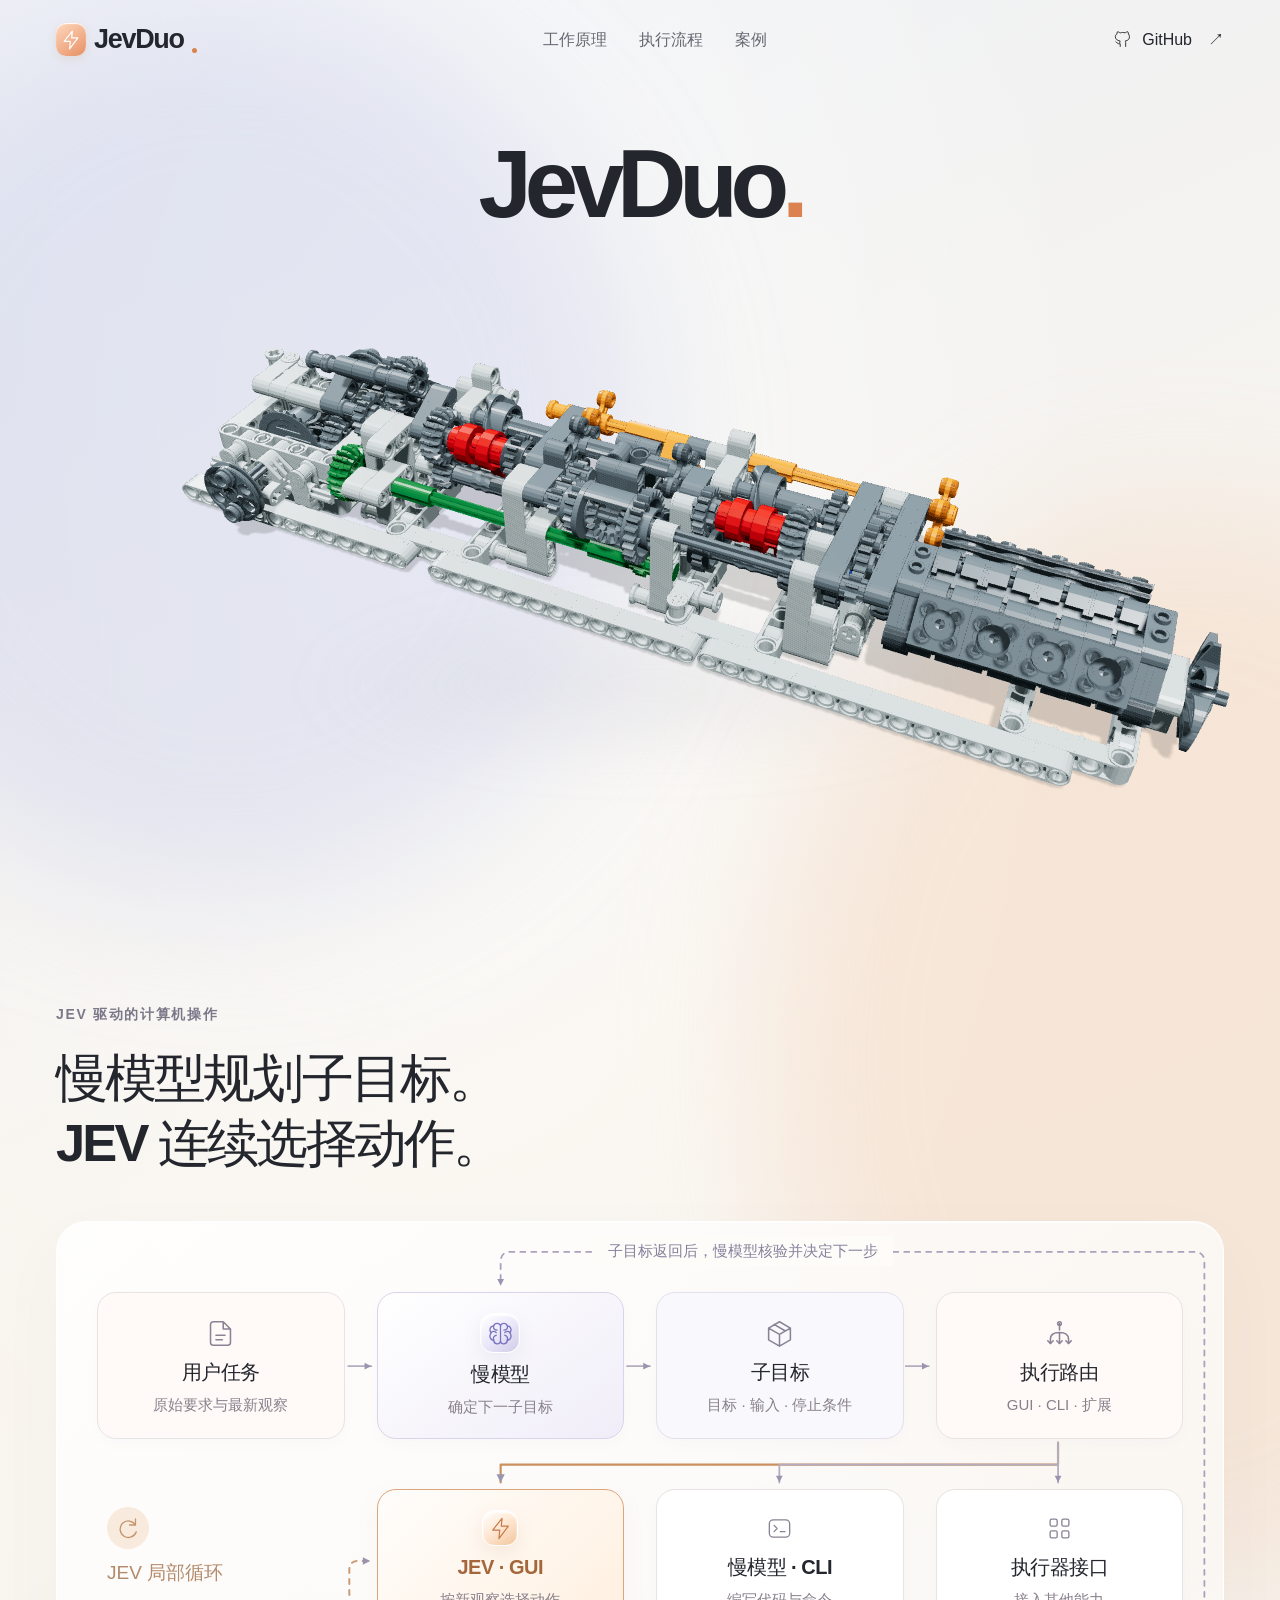
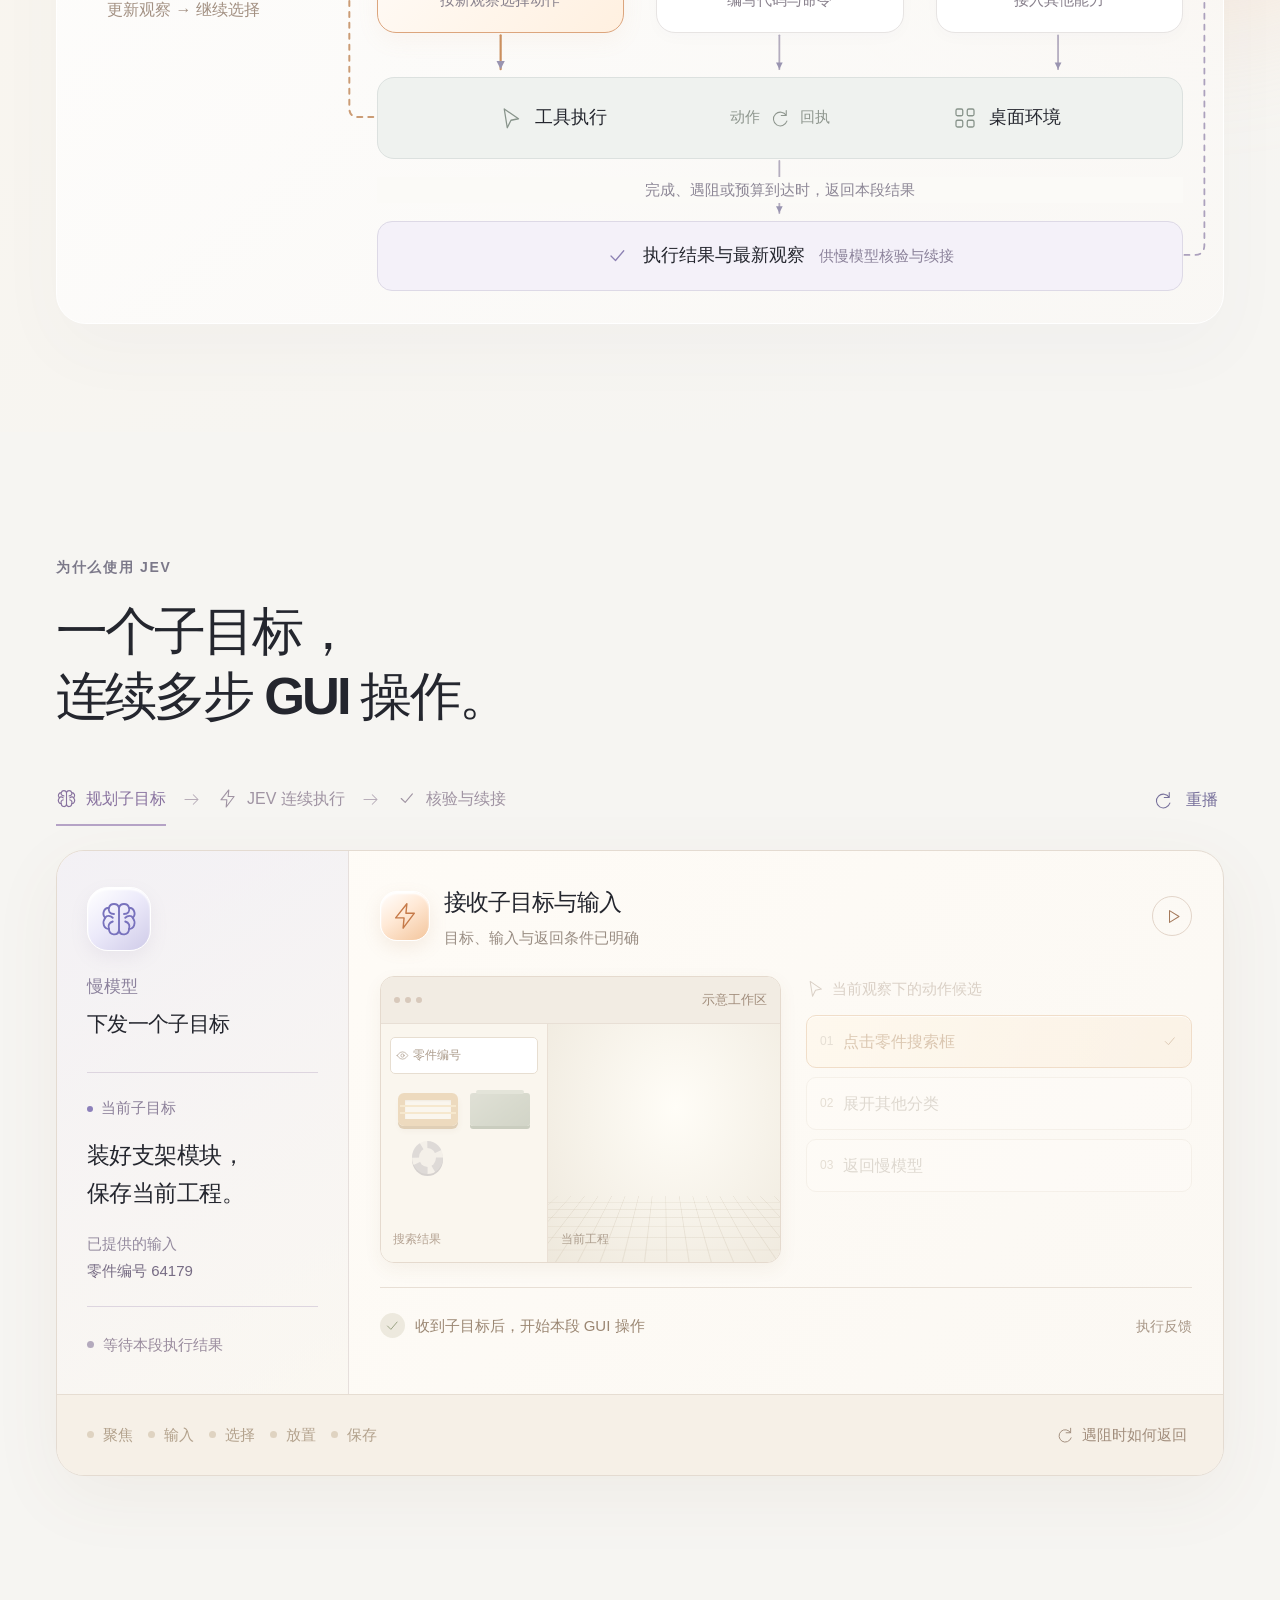
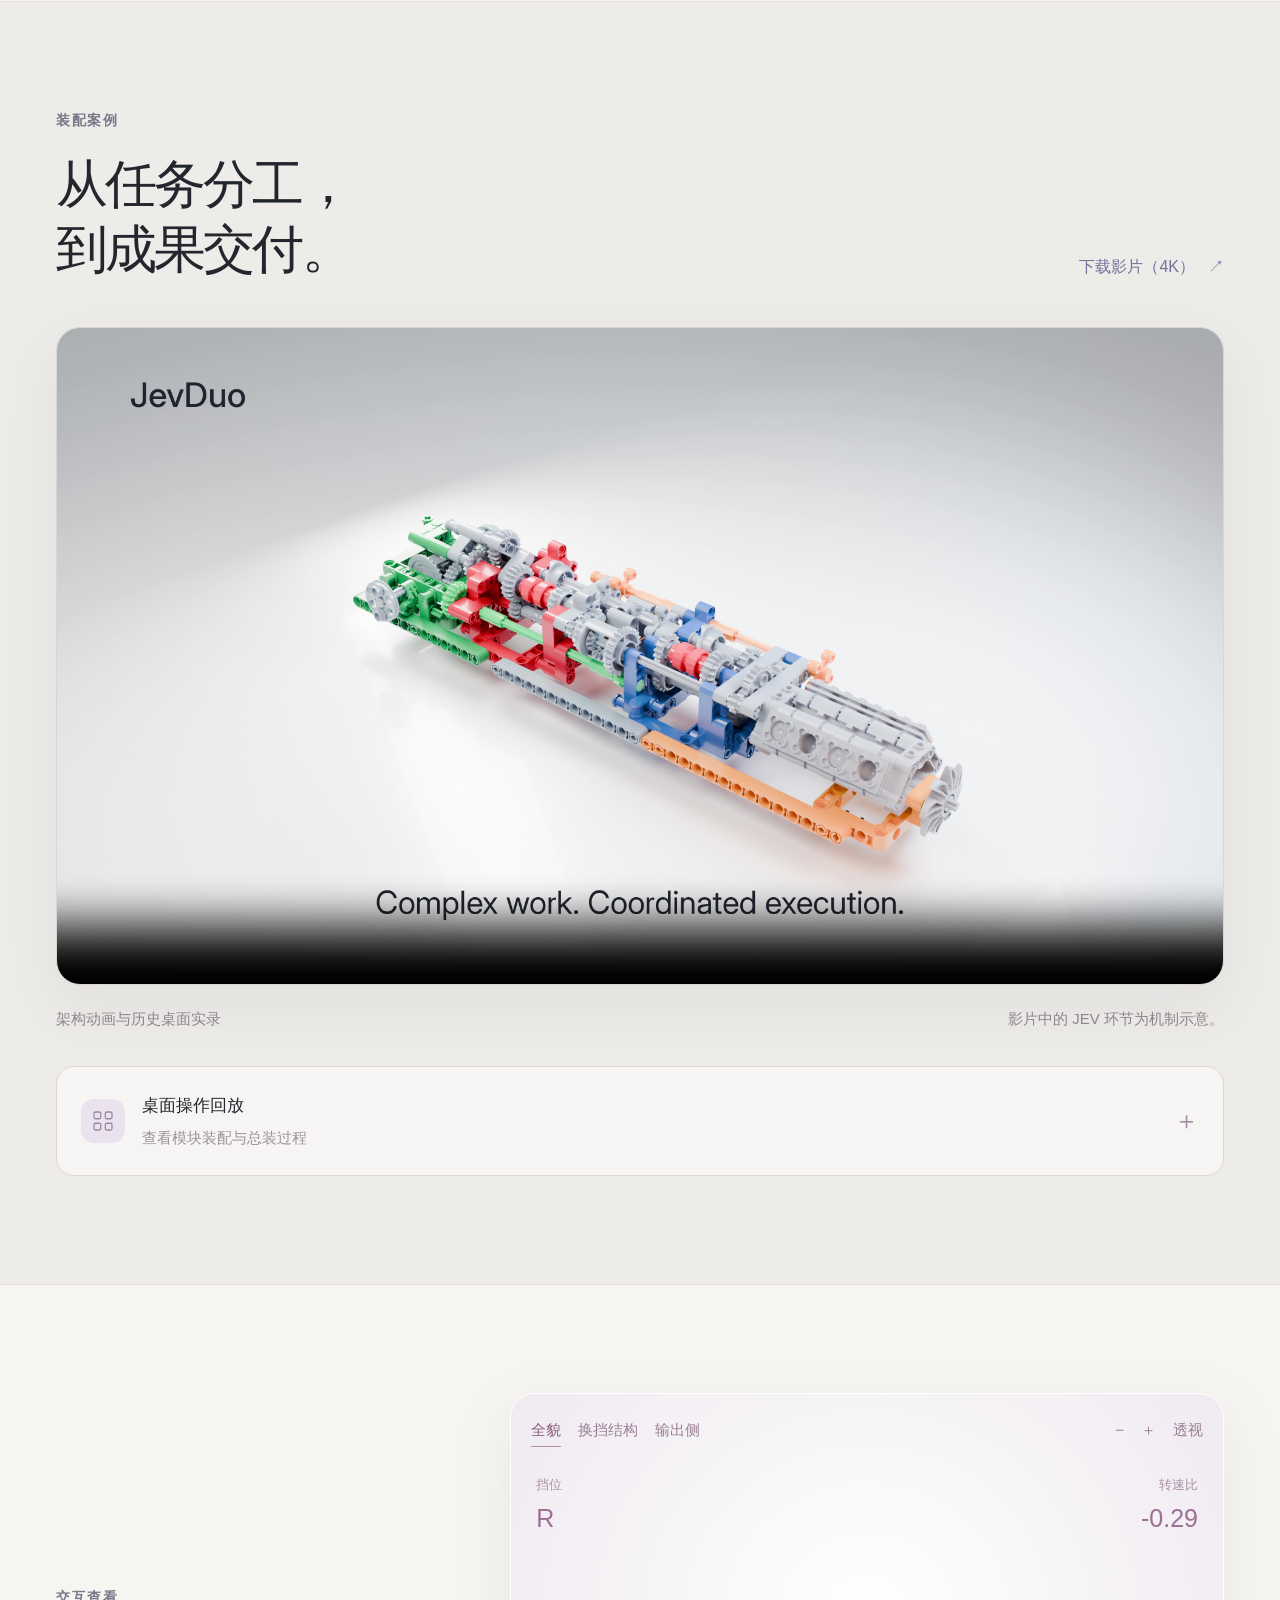
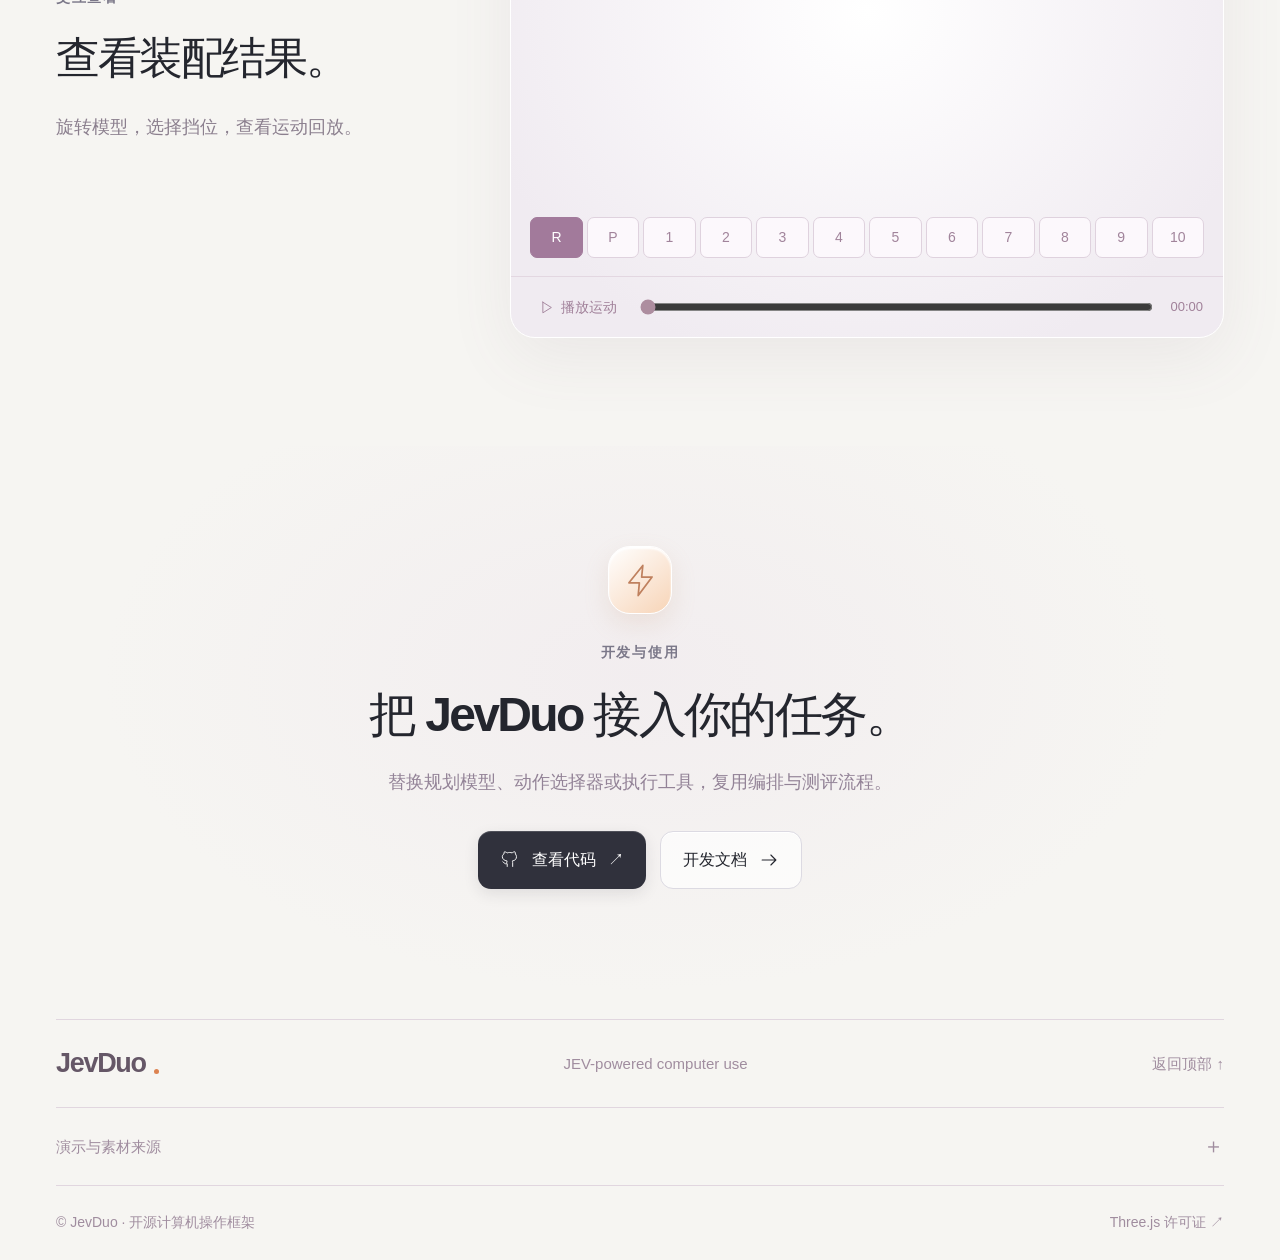
<file: preview/harness-v6/index.html>
<!doctype html>
<html lang="zh-CN" data-assets="../../assets/">
<head>
  <meta charset="utf-8">
  <meta name="viewport" content="width=device-width, initial-scale=1">
  <meta name="description" content="JevDuo — JEV-powered computer use. 慢模型规划子目标，JEV 连续选择动作。">
  <meta name="theme-color" content="#f6f5f2">
  <title>JevDuo — JEV-powered computer use</title>
  <link rel="icon" href="data:image/svg+xml,%3Csvg xmlns='http://www.w3.org/2000/svg' viewBox='0 0 32 32'%3E%3Crect width='32' height='32' rx='9' fill='%23e88353'/%3E%3Cpath d='m18 4-11 14h8l-1 10 11-15h-8z' fill='%23fff'/%3E%3C/svg%3E">
  <link rel="preload" href="assembly-poster.png" as="image">
  <link rel="stylesheet" href="showcase.css">
  <link rel="stylesheet" href="responsive.css">
  <script defer src="../../assets/three.js"></script>
  <script defer src="../../assets/viewer.js"></script>
  <script defer src="story.js"></script>
  <script defer src="showcase.js"></script>
</head>
<body>
  <svg class="symbols" aria-hidden="true" xmlns="http://www.w3.org/2000/svg">
    <symbol id="i-brain" viewBox="0 0 32 32"><path d="M16 7c-1-4-7-4-8 0-4 0-6 5-3 8-3 4-1 9 3 9 0 5 7 6 8 1 1 5 8 4 8-1 4 0 6-5 3-9 3-3 1-8-3-8-1-4-7-4-8 0Z"/><path d="M16 7v18M8 7c-1 3 1 5 4 5M5 15c1-2 4-2 6 0M8 24c-1-3 0-5 3-6M24 7c1 3-1 5-4 5M27 15c-1-2-4-2-6 0M24 24c1-3 0-5-3-6"/></symbol>
    <symbol id="i-bolt" viewBox="0 0 32 32"><path d="m18 3-12 15h9l-1 11 12-16h-9l1-10Z"/></symbol>
    <symbol id="i-route" viewBox="0 0 32 32"><path d="M16 5v7M6 27v-5c0-4 3-7 10-7s10 3 10 7v5M16 15v12"/><circle cx="16" cy="5" r="2"/><path d="m3 24 3 3 3-3m4 0 3 3 3-3m4 0 3 3 3-3"/></symbol>
    <symbol id="i-terminal" viewBox="0 0 32 32"><rect x="3" y="5" width="26" height="22" rx="5"/><path d="m9 12 4 4-4 4m8 0h6"/></symbol>
    <symbol id="i-cursor" viewBox="0 0 32 32"><path d="m7 4 19 13-10 2-5 10L7 4Z"/></symbol>
    <symbol id="i-check" viewBox="0 0 32 32"><path d="m8 16 6 6L25 9"/></symbol>
    <symbol id="i-eye" viewBox="0 0 32 32"><path d="M3 16S8 7 16 7s13 9 13 9-5 9-13 9S3 16 3 16Z"/><circle cx="16" cy="16" r="4"/></symbol>
    <symbol id="i-refresh" viewBox="0 0 32 32"><path d="M26 12A11 11 0 1 0 27 21M26 4v8h-8"/></symbol>
    <symbol id="i-arrow" viewBox="0 0 32 32"><path d="M5 16h22m-8-8 8 8-8 8"/></symbol>
    <symbol id="i-play" viewBox="0 0 32 32"><path d="m11 6 16 10-16 10V6Z"/></symbol>
    <symbol id="i-grid" viewBox="0 0 32 32"><rect x="4" y="4" width="9" height="9" rx="2"/><rect x="19" y="4" width="9" height="9" rx="2"/><rect x="4" y="19" width="9" height="9" rx="2"/><rect x="19" y="19" width="9" height="9" rx="2"/></symbol>
    <symbol id="i-github" viewBox="0 0 32 32"><path d="M11 28v-5c-6 1-6-3-8-4m18 9v-7c0-2-1-3-1-3 6-1 8-4 8-8 0-2-1-4-2-5 0-2 0-3-1-4-3 0-5 2-5 2-3-1-6-1-9 0 0 0-3-2-5-2-1 1-1 3-1 4-2 1-3 3-3 5 0 4 3 7 9 8 0 0-1 1-1 3" transform="translate(2 2) scale(.87)"/></symbol>
    <symbol id="i-file" viewBox="0 0 32 32"><path d="M19 3H8a3 3 0 0 0-3 3v20a3 3 0 0 0 3 3h16a3 3 0 0 0 3-3V11L19 3Zm0 0v8h8M11 18h10m-10 5h7"/></symbol>
    <symbol id="i-box" viewBox="0 0 32 32"><path d="m16 3 12 7v13l-12 7L4 23V10l12-7ZM4 10l12 7 12-7M16 17v13M10 6l12 7"/></symbol>
  </svg>
  <a class="skip-link" href="#architecture">跳到正文</a>
  <header class="header">
    <div class="header-inner shell">
      <a href="#top" class="brand" aria-label="JevDuo 首页"><span class="brand-icon"><svg><use href="#i-bolt"/></svg></span>JevDuo<span class="brand-dot"></span></a>
      <nav aria-label="主导航"><a href="#architecture">工作原理</a><a href="#execution">执行流程</a><a href="#film">案例</a></nav>
      <a class="github-link" href="https://github.com/AI45Lab/JevDuo" target="_blank" rel="noopener"><svg><use href="#i-github"/></svg> GitHub <span>↗</span></a>
    </div>
  </header>
  <main id="top">
    <div class="opening" id="opening">
      <div class="hero-light hero-light-cool"></div><div class="hero-light hero-light-warm"></div>
      <div class="assembly-stage"><div class="model-aura"></div><div id="hero-model-mount" aria-label="可旋转的装配模型"><img class="assembly-poster" src="assembly-poster.png" alt=""><span id="hero-model-loading" class="scene-loading" role="status" aria-label="加载场景"></span></div></div>
    <section class="hero" id="story" aria-labelledby="hero-title">
      <div class="hero-copy"><h1 id="hero-title">JevDuo<span>.</span></h1></div>
    </section>

    <section class="architecture-section section-pad" id="architecture" aria-labelledby="architecture-title">
      <div class="shell">
        <div class="section-heading architecture-heading"><div><p class="eyebrow">JEV 驱动的计算机操作</p><h2 id="architecture-title">慢模型规划子目标。<br>JEV 连续选择动作。</h2></div><div id="architecture-model-slot" aria-hidden="true"></div></div>
        <div class="architecture-board" id="architecture-board" data-route="gui">
          <span class="outer-loop-label">子目标返回后，慢模型核验并决定下一步</span>
          <div class="arch-topline">
            <div class="arch-node arch-input" id="arch-input"><span class="node-icon"><svg><use href="#i-file"/></svg></span><strong>用户任务</strong><p>原始要求与最新观察</p></div>
            <div class="arch-node arch-slow" id="arch-slow"><span class="node-icon brain-orb"><svg><use href="#i-brain"/></svg></span><strong>慢模型</strong><p>确定下一子目标</p></div>
            <div class="arch-node arch-goal" id="arch-goal"><span class="node-icon"><svg><use href="#i-box"/></svg></span><strong>子目标</strong><p>目标 · 输入 · 停止条件</p></div>
            <div class="arch-node arch-router" id="arch-router"><span class="node-icon"><svg><use href="#i-route"/></svg></span><strong>执行路由</strong><p>GUI · CLI · 扩展</p></div>
          </div>
          <div class="inner-loop-label"><span class="loop-ring"><svg><use href="#i-refresh"/></svg></span><strong>JEV 局部循环</strong><span>更新观察 → 继续选择</span></div>
          <div class="arch-lanes" aria-label="选择执行路径">
            <button class="arch-node arch-lane arch-jev" id="arch-jev" data-route="gui" aria-pressed="true"><span class="node-icon bolt-orb"><svg><use href="#i-bolt"/></svg></span><strong>JEV · GUI</strong><span>按新观察选择动作</span></button>
            <button class="arch-node arch-lane" id="arch-cli" data-route="cli" aria-pressed="false"><span class="node-icon"><svg><use href="#i-terminal"/></svg></span><strong>慢模型 · CLI</strong><span>编写代码与命令</span></button>
            <button class="arch-node arch-lane" id="arch-extension" data-route="extension" aria-pressed="false"><span class="node-icon"><svg><use href="#i-grid"/></svg></span><strong>执行器接口</strong><span>接入其他能力</span></button>
          </div>
          <div class="arch-runtime" id="arch-runtime"><div><svg><use href="#i-cursor"/></svg><strong>工具执行</strong></div><span class="runtime-exchange">动作 <svg><use href="#i-refresh"/></svg> 回执</span><div><svg><use href="#i-grid"/></svg><strong>桌面环境</strong></div></div>
          <p class="boundary-label">完成、遇阻或预算到达时，返回本段结果</p>
          <div class="arch-evidence" id="arch-evidence"><svg><use href="#i-check"/></svg><strong>执行结果与最新观察</strong><span>供慢模型核验与续接</span></div>
          <svg class="architecture-wires" aria-hidden="true"><defs><marker id="arch-arrow" viewBox="0 0 8 8" refX="7" refY="4" markerWidth="5" markerHeight="5" orient="auto"><path d="m1 1 6 3-6 3Z" stroke="none"/></marker></defs><g id="arch-wires"></g></svg>
        </div>
      </div>
    </section>
    </div>

    <section class="execution-section shell section-pad" id="execution" aria-labelledby="execution-title">
      <div class="section-heading"><div><p class="eyebrow">为什么使用 JEV</p><h2 id="execution-title">一个子目标，<br>连续多步 GUI 操作。</h2></div></div>
      <div class="execution-controls"><div class="execution-flow" aria-label="子目标执行流程"><span data-phase="goal"><svg><use href="#i-brain"/></svg> 规划子目标</span><svg class="flow-arrow"><use href="#i-arrow"/></svg><span data-phase="execution" class="active"><svg><use href="#i-bolt"/></svg> JEV 连续执行</span><svg class="flow-arrow"><use href="#i-arrow"/></svg><span data-phase="review"><svg><use href="#i-check"/></svg> 核验与续接</span></div><button class="text-link" id="loop-replay" aria-label="重播执行流程"><svg><use href="#i-refresh"/></svg> 重播</button></div>
      <div class="execution-theater" id="execution-theater" data-phase="execution" data-blocked="false">
        <aside class="execution-plan">
          <span class="plan-icon brain-orb"><svg><use href="#i-brain"/></svg></span>
          <span class="plan-name">慢模型</span><strong id="slow-status">子目标已下发</strong>
          <div class="goal-ticket"><span><i></i> 当前子目标</span><strong>装好支架模块，<br>保存当前工程。</strong><p>已提供的输入<br><b>零件编号 64179</b></p></div>
          <div class="plan-state"><span class="status-dot"></span><span id="plan-state">等待本段执行结果</span></div>
        </aside>
        <div class="execution-work">
          <div class="work-heading"><span class="bolt-orb" id="work-icon"><svg><use href="#i-bolt"/></svg></span><div><strong id="work-title">JEV 选择下一动作</strong><span id="observation-text">搜索框已出现在当前观察中</span></div><button id="loop-play" aria-label="播放执行流程"><svg><use href="#i-play"/></svg></button></div>
          <div class="local-workspace">
            <div class="mini-desktop"><div class="mini-titlebar"><span></span><span></span><span></span><strong>示意工作区</strong></div><div class="mini-app"><div class="mini-library"><div class="mini-search" id="mini-search"><svg><use href="#i-eye"/></svg><span id="mini-search-value">零件编号</span><i></i></div><div class="mini-parts" id="mini-parts"><div class="mini-part part-frame"></div><div class="mini-part part-brick"></div><div class="mini-part part-gear"></div></div><span class="library-label">搜索结果</span></div><div class="mini-canvas"><div class="canvas-grid"></div><div class="placed-part part-frame" id="placed-part"></div><span id="mini-canvas-status">当前工程</span><div class="saved-mark" id="saved-mark"><svg><use href="#i-check"/></svg> 保存完成</div></div></div></div>
            <div class="decision-panel"><div class="decision-heading"><svg><use href="#i-cursor"/></svg><strong id="decision-title">当前观察下的动作候选</strong></div><div class="local-choice" id="local-choice"></div></div>
          </div>
          <div class="local-receipt"><span class="receipt-icon"><svg><use href="#i-check"/></svg></span><span id="receipt-text">执行后确认搜索框焦点</span><span class="feedback-badge">执行反馈</span></div>
        </div>
        <div class="execution-bottom"><div class="action-beads" id="action-beads" aria-label="查看具体动作"></div><button class="recovery-button" id="loop-block"><svg><use href="#i-refresh"/></svg> 遇阻时如何返回</button></div>
      </div>
    </section>

    <section id="film" class="film-section section-pad" aria-labelledby="film-title"><div class="shell">
      <div class="section-heading"><div><p class="eyebrow">装配案例</p><h2 id="film-title">从任务分工，<br>到成果交付。</h2></div><a class="text-link" href="../../downloads/JevDuo-v16-4K.mp4" download>下载影片（4K） <span>↗</span></a></div>
      <div class="film-wrap"><video id="film-player" controls playsinline preload="none" poster="../../assets/film-v16-poster.jpg" aria-label="JevDuo 工作流程影片"><source src="../../assets/jevduo-film-v16-1080p.mp4" type="video/mp4">此浏览器无法播放，可下载影片查看。</video></div>
      <div class="film-caption"><span>架构动画与历史桌面实录</span><span>影片中的 JEV 环节为机制示意。</span></div>
      <details class="execution-records" id="execution-records"><summary><span class="record-icon"><svg><use href="#i-grid"/></svg></span><span><strong>桌面操作回放</strong><span>查看模块装配与总装过程</span></span><span class="record-toggle">＋</span></summary><div class="record-content">
        <div class="case-workspace" id="case-workspace">
          <div class="workspace-toolbar"><div><span class="status-dot"></span><strong id="workspace-title">主体与主传动</strong><span id="workspace-phase">开始装配</span></div><button id="grid-toggle" aria-pressed="false"><svg><use href="#i-grid"/></svg> 并排查看</button></div>
          <div class="workspace-display" id="workspace-display"></div><div class="workspace-tabs" role="tablist" aria-label="切换装配模块" id="workspace-tabs"></div>
          <div class="workspace-transport"><button id="case-play" class="round-play" aria-label="播放桌面回放"><svg><use href="#i-play"/></svg></button><input id="case-seek" type="range" min="0" max="203" step="0.1" value="0" aria-label="调整桌面回放进度"><output id="case-clock">00:00 / 03:23</output><select id="case-speed" aria-label="桌面回放倍速"><option value="1">1×</option><option value="2" selected>2×</option><option value="4">4×</option><option value="8">8×</option></select></div>
        </div>
        <div class="chapter-jumps" aria-label="跳转装配阶段"><button data-case-time="0"><span>01</span> 开始装配</button><button data-case-time="85"><span>02</span> 查看模块</button><button data-case-time="180"><span>03</span> 进入总装 <svg><use href="#i-arrow"/></svg></button></div>
        <p class="case-note">回放采用既有 NorthCUA / Studio 记录，按模块装配进度对齐，不作为 JEV 性能对照。</p>
      </div></details>
    </div></section>

    <section class="result-section shell section-pad" id="result" aria-label="装配结果">
      <div class="result-copy"><p class="eyebrow">交互查看</p><h2>查看装配结果。</h2><p>旋转模型，选择挡位，查看运动回放。</p></div>
      <div class="result-viewer"><div class="result-toolbar"><div><button data-view="overall" aria-pressed="true">全貌</button><button data-view="shift" aria-pressed="false">换挡结构</button><button data-view="output" aria-pressed="false">输出侧</button></div><div><button id="model-zoom-out" aria-label="缩小">−</button><button id="model-zoom-in" aria-label="放大">＋</button><button id="model-xray" aria-pressed="false">透视</button></div></div><div id="model-mount" class="model-mount" aria-label="拖动旋转模型"><span class="model-loading" id="model-loading">加载模型…</span></div><div class="model-readout"><span>挡位 <strong id="model-gear">R</strong></span><span>转速比 <strong id="model-ratio">—</strong></span></div><div id="gear-controls" class="gear-controls" aria-label="选择挡位"></div><div class="model-transport"><button id="model-play" aria-label="播放运动回放"><svg><use href="#i-play"/></svg> 播放运动</button><input id="model-seek" type="range" min="0" max="59.2" step="0.05" value="0" aria-label="调整运动回放进度"><output id="model-clock">00:00</output></div></div>
    </section>

    <section class="closing shell section-pad"><span class="closing-mark"><svg><use href="#i-bolt"/></svg></span><p class="eyebrow">开发与使用</p><h2>把 JevDuo 接入你的任务。</h2><p>替换规划模型、动作选择器或执行工具，复用编排与测评流程。</p><div class="closing-actions"><a class="button primary" href="https://github.com/AI45Lab/JevDuo" target="_blank" rel="noopener"><svg><use href="#i-github"/></svg> 查看代码 <span>↗</span></a><a class="button secondary" href="https://github.com/AI45Lab/JevDuo/blob/dev/docs/ORCHESTRATION.md" target="_blank" rel="noopener">开发文档 <svg><use href="#i-arrow"/></svg></a></div></section>
  </main>
  <footer class="footer shell"><div class="footer-top"><a class="brand" href="#top">JevDuo<span class="brand-dot"></span></a><span>JEV-powered computer use</span><a href="#top">返回顶部 ↑</a></div><details><summary>演示与素材来源 <span>＋</span></summary><div class="source-copy"><p>架构依据 JevDuo 的慢模型编排、子目标契约、执行器注册和共享 runtime。局部执行流程是前端机制演示，不调用真实模型，不构成时间、token 或准确率的实测对比。</p><p>影片和桌面回放复用历史 NorthCUA / BrickLink Studio 记录。影片中的 JEV 环节用于说明机制，不代表 JEV 已完成该装配任务。模块录像按装配进度对齐，不代表同一时刻，也不表示框架默认自动四并发。</p><p>页面模型重建自已有装配成果，运动采用已有 MuJoCo 理想约束记录。它不替代全零件接触、干涉检测或实物验证。Three.js 使用 MIT 许可证。</p></div></details><div class="footer-bottom"><span>© JevDuo · 开源计算机操作框架</span><a href="../../THREE-LICENSE.txt">Three.js 许可证 ↗</a></div></footer>
</body>
</html>
</file>
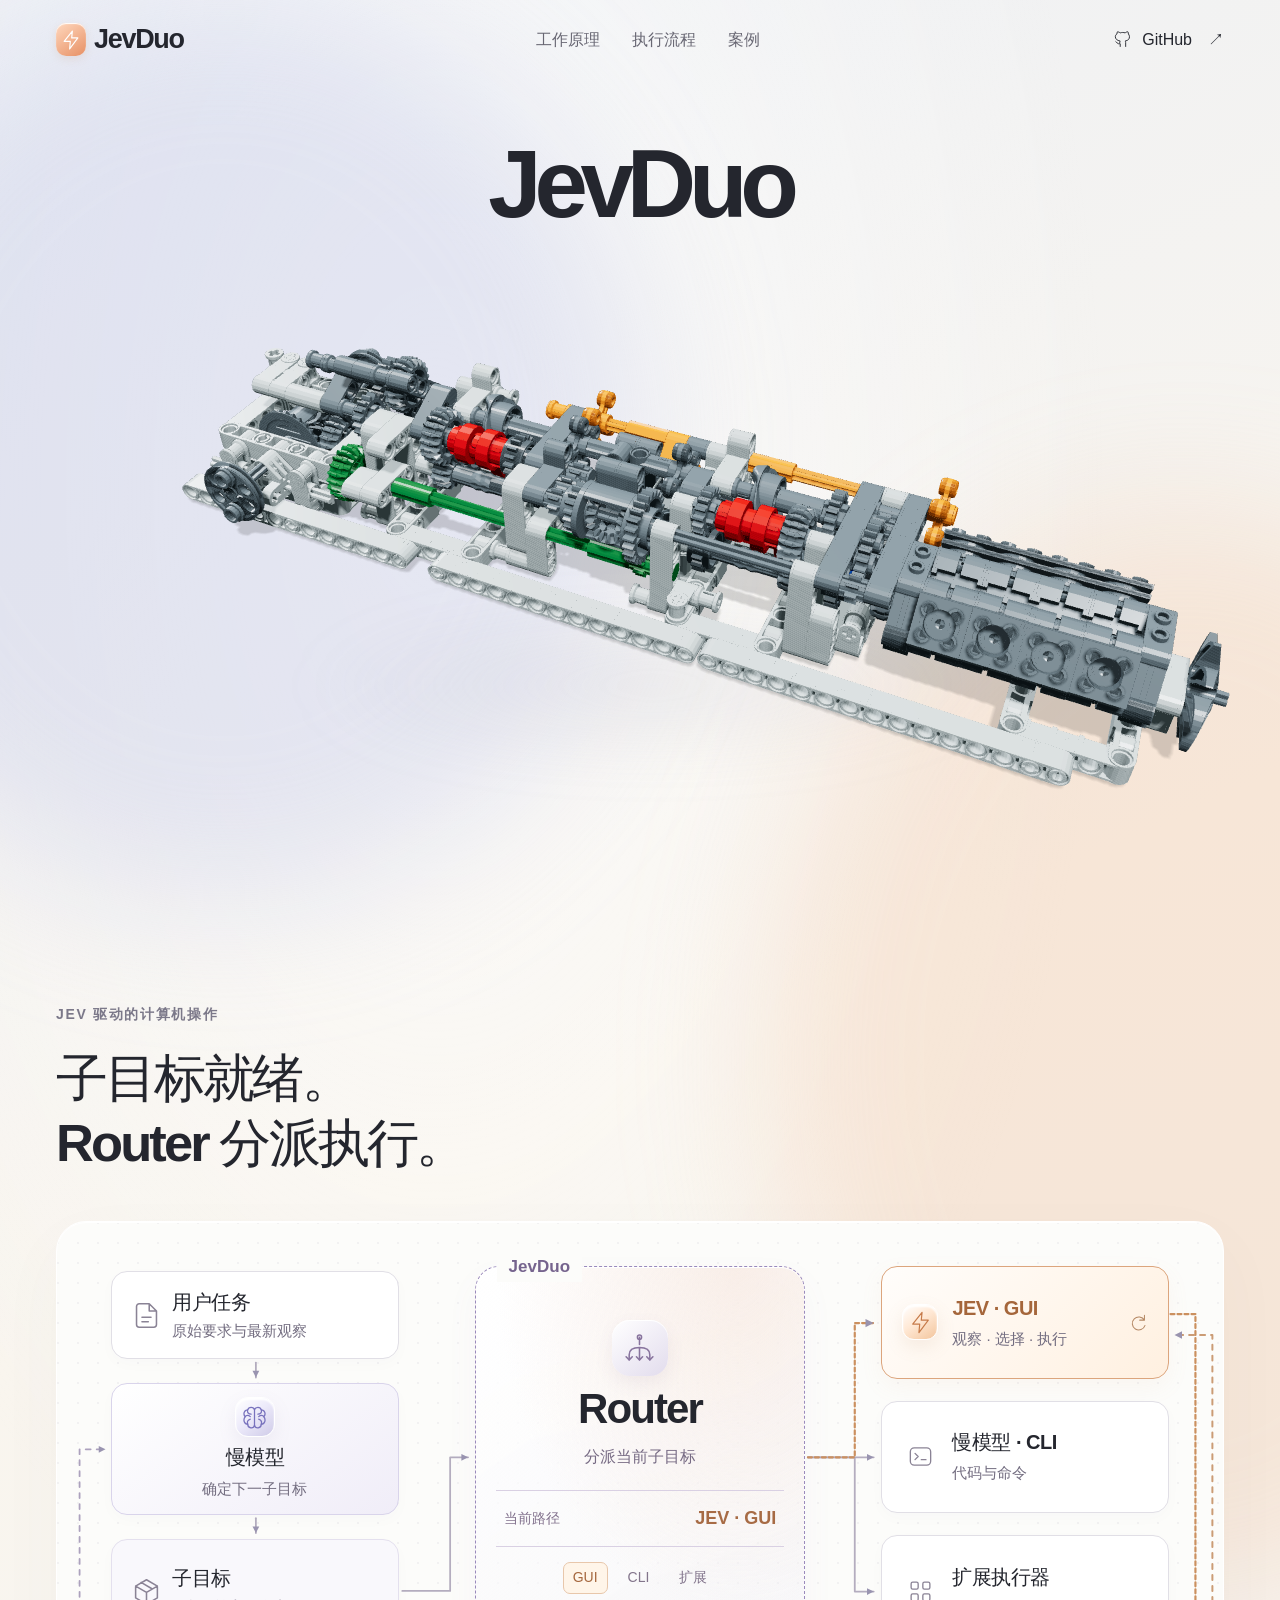
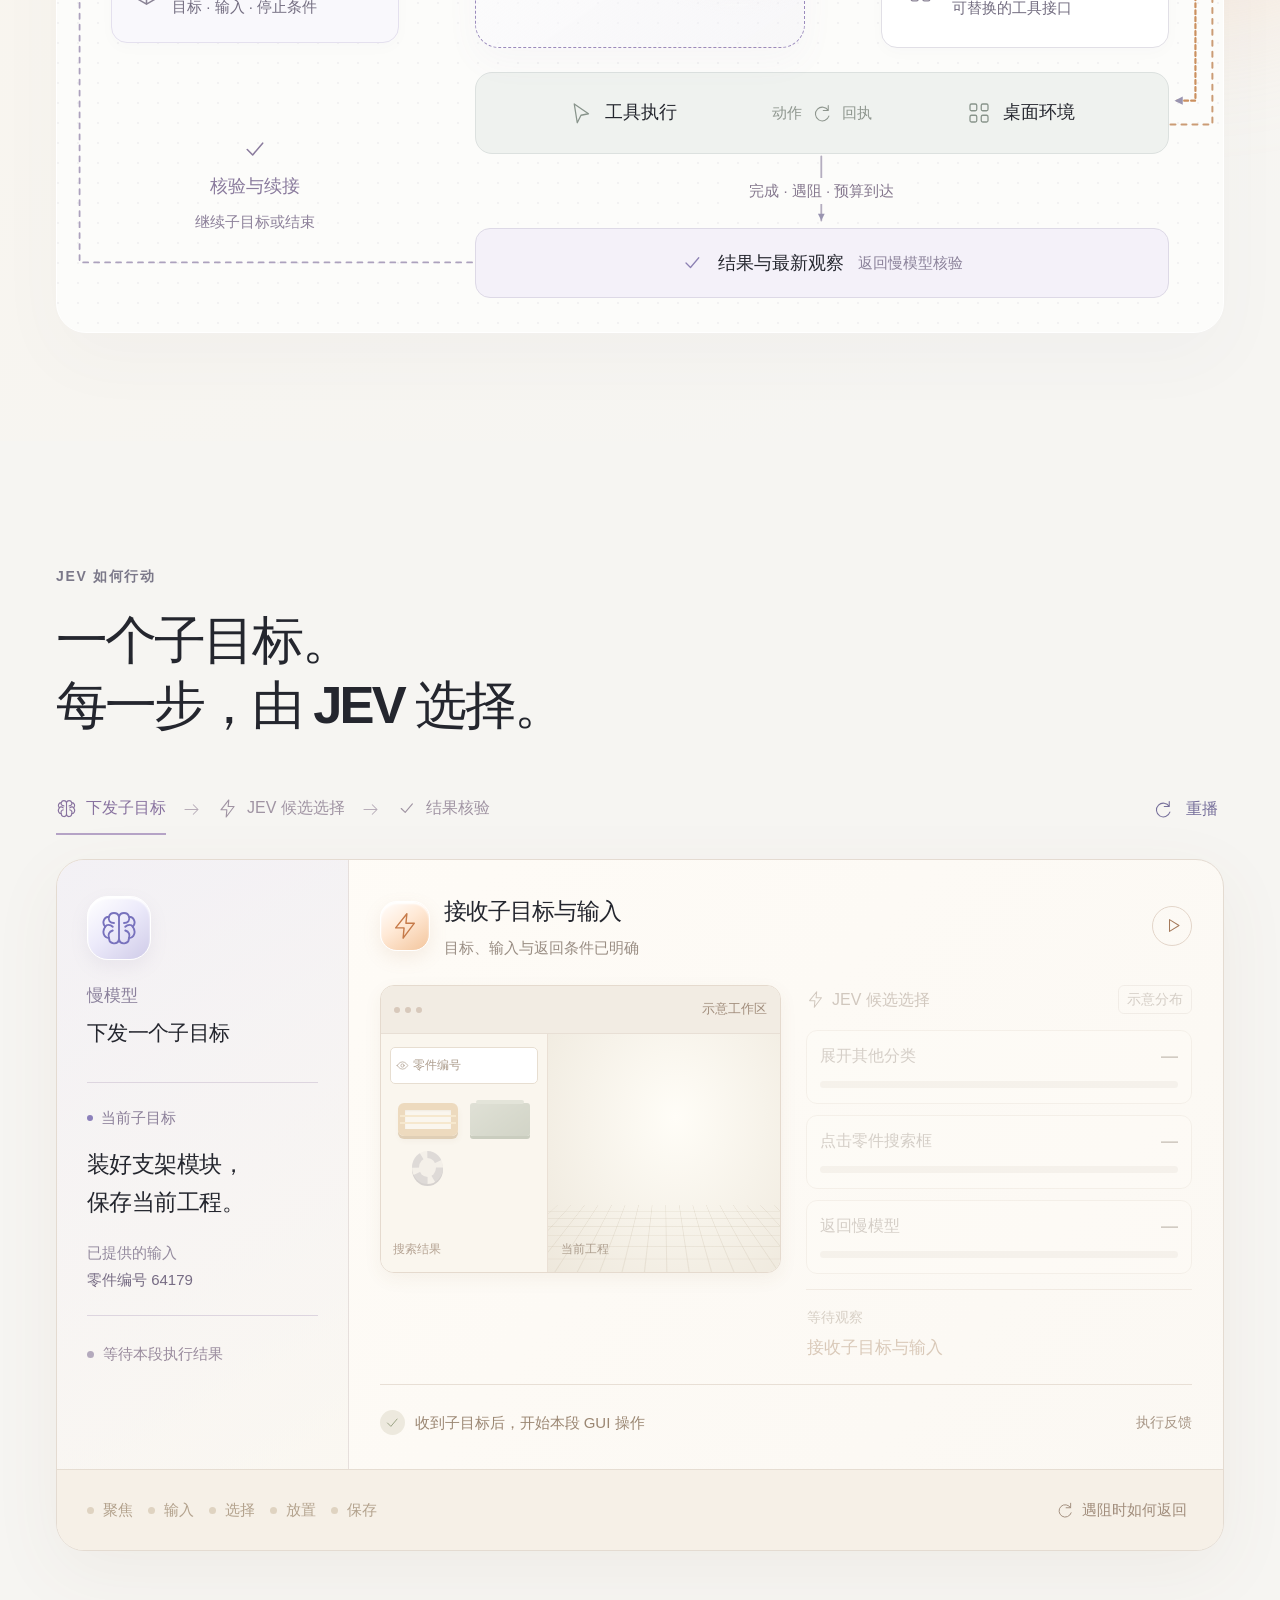
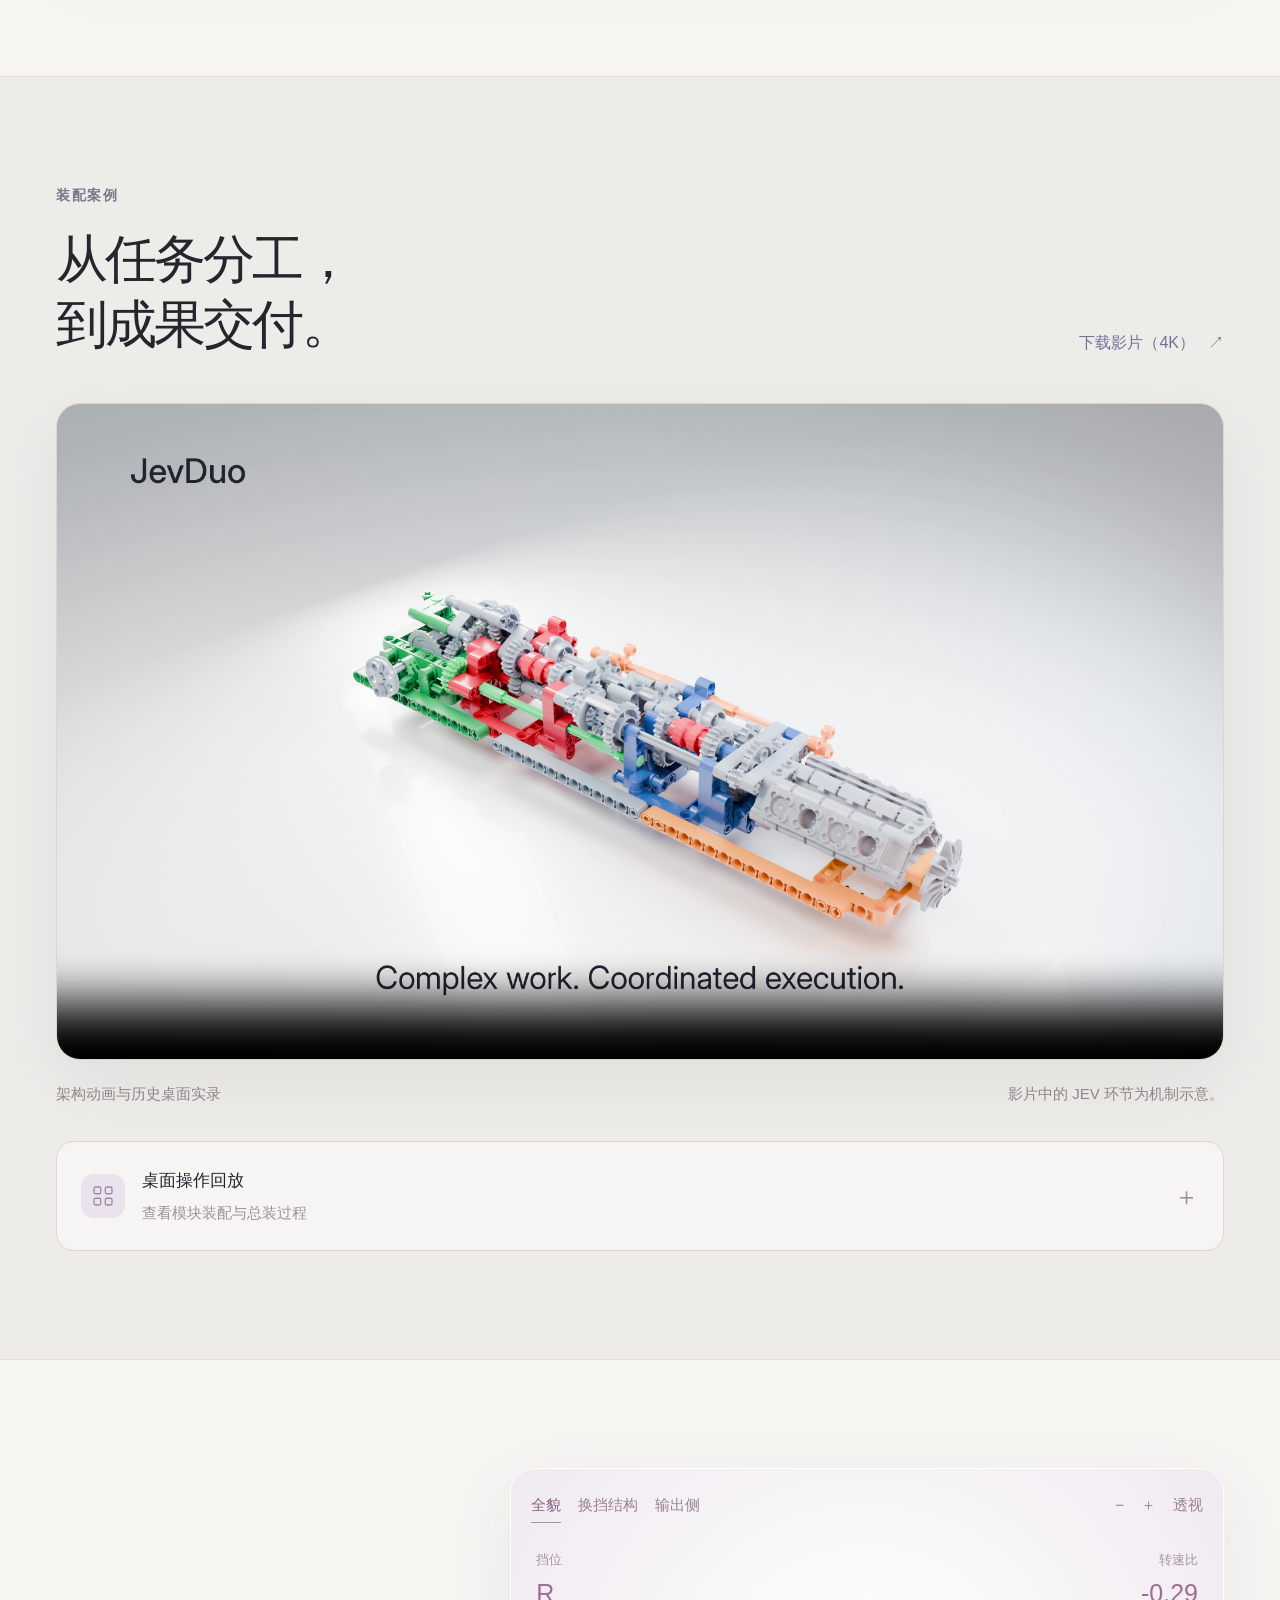
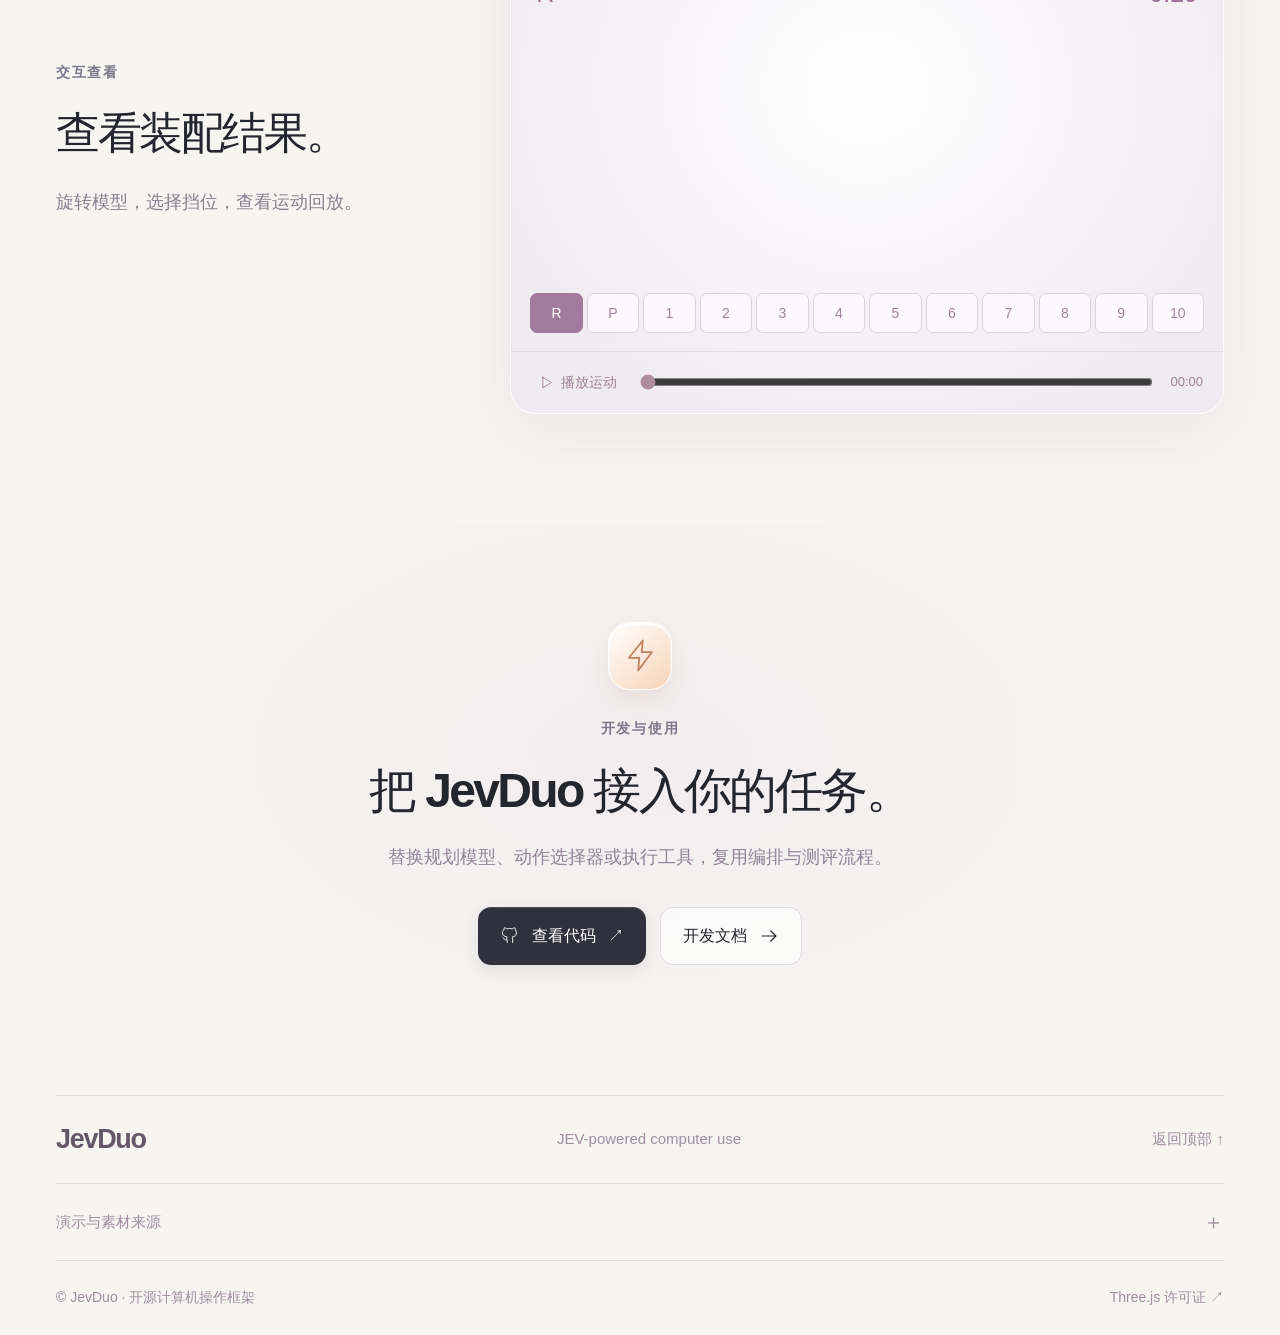
<file: preview/harness-v7/index.html>
<!doctype html>
<html lang="zh-CN" data-assets="../../assets/">
<head>
  <meta charset="utf-8">
  <meta name="viewport" content="width=device-width, initial-scale=1">
  <meta name="description" content="JevDuo — JEV-powered computer use. 慢模型规划子目标，JEV 连续选择动作。">
  <meta name="theme-color" content="#f6f5f2">
  <title>JevDuo — JEV-powered computer use</title>
  <link rel="icon" href="data:image/svg+xml,%3Csvg xmlns='http://www.w3.org/2000/svg' viewBox='0 0 32 32'%3E%3Crect width='32' height='32' rx='9' fill='%23e88353'/%3E%3Cpath d='m18 4-11 14h8l-1 10 11-15h-8z' fill='%23fff'/%3E%3C/svg%3E">
  <link rel="preload" href="assembly-poster.png" as="image">
  <link rel="stylesheet" href="showcase.css">
  <link rel="stylesheet" href="responsive.css">
  <script defer src="../../assets/three.js"></script>
  <script defer src="../../assets/viewer.js"></script>
  <script defer src="story.js"></script>
  <script defer src="showcase.js"></script>
</head>
<body>
  <svg class="symbols" aria-hidden="true" xmlns="http://www.w3.org/2000/svg">
    <symbol id="i-brain" viewBox="0 0 32 32"><path d="M16 7c-1-4-7-4-8 0-4 0-6 5-3 8-3 4-1 9 3 9 0 5 7 6 8 1 1 5 8 4 8-1 4 0 6-5 3-9 3-3 1-8-3-8-1-4-7-4-8 0Z"/><path d="M16 7v18M8 7c-1 3 1 5 4 5M5 15c1-2 4-2 6 0M8 24c-1-3 0-5 3-6M24 7c1 3-1 5-4 5M27 15c-1-2-4-2-6 0M24 24c1-3 0-5-3-6"/></symbol>
    <symbol id="i-bolt" viewBox="0 0 32 32"><path d="m18 3-12 15h9l-1 11 12-16h-9l1-10Z"/></symbol>
    <symbol id="i-route" viewBox="0 0 32 32"><path d="M16 5v7M6 27v-5c0-4 3-7 10-7s10 3 10 7v5M16 15v12"/><circle cx="16" cy="5" r="2"/><path d="m3 24 3 3 3-3m4 0 3 3 3-3m4 0 3 3 3-3"/></symbol>
    <symbol id="i-terminal" viewBox="0 0 32 32"><rect x="3" y="5" width="26" height="22" rx="5"/><path d="m9 12 4 4-4 4m8 0h6"/></symbol>
    <symbol id="i-cursor" viewBox="0 0 32 32"><path d="m7 4 19 13-10 2-5 10L7 4Z"/></symbol>
    <symbol id="i-check" viewBox="0 0 32 32"><path d="m8 16 6 6L25 9"/></symbol>
    <symbol id="i-eye" viewBox="0 0 32 32"><path d="M3 16S8 7 16 7s13 9 13 9-5 9-13 9S3 16 3 16Z"/><circle cx="16" cy="16" r="4"/></symbol>
    <symbol id="i-refresh" viewBox="0 0 32 32"><path d="M26 12A11 11 0 1 0 27 21M26 4v8h-8"/></symbol>
    <symbol id="i-arrow" viewBox="0 0 32 32"><path d="M5 16h22m-8-8 8 8-8 8"/></symbol>
    <symbol id="i-play" viewBox="0 0 32 32"><path d="m11 6 16 10-16 10V6Z"/></symbol>
    <symbol id="i-grid" viewBox="0 0 32 32"><rect x="4" y="4" width="9" height="9" rx="2"/><rect x="19" y="4" width="9" height="9" rx="2"/><rect x="4" y="19" width="9" height="9" rx="2"/><rect x="19" y="19" width="9" height="9" rx="2"/></symbol>
    <symbol id="i-github" viewBox="0 0 32 32"><path d="M11 28v-5c-6 1-6-3-8-4m18 9v-7c0-2-1-3-1-3 6-1 8-4 8-8 0-2-1-4-2-5 0-2 0-3-1-4-3 0-5 2-5 2-3-1-6-1-9 0 0 0-3-2-5-2-1 1-1 3-1 4-2 1-3 3-3 5 0 4 3 7 9 8 0 0-1 1-1 3" transform="translate(2 2) scale(.87)"/></symbol>
    <symbol id="i-file" viewBox="0 0 32 32"><path d="M19 3H8a3 3 0 0 0-3 3v20a3 3 0 0 0 3 3h16a3 3 0 0 0 3-3V11L19 3Zm0 0v8h8M11 18h10m-10 5h7"/></symbol>
    <symbol id="i-box" viewBox="0 0 32 32"><path d="m16 3 12 7v13l-12 7L4 23V10l12-7ZM4 10l12 7 12-7M16 17v13M10 6l12 7"/></symbol>
  </svg>
  <a class="skip-link" href="#architecture">跳到正文</a>
  <header class="header">
    <div class="header-inner shell">
      <a href="#top" class="brand" aria-label="JevDuo 首页"><span class="brand-icon"><svg><use href="#i-bolt"/></svg></span>JevDuo</a>
      <nav aria-label="主导航"><a href="#architecture">工作原理</a><a href="#execution">执行流程</a><a href="#film">案例</a></nav>
      <a class="github-link" href="https://github.com/AI45Lab/JevDuo" target="_blank" rel="noopener"><svg><use href="#i-github"/></svg> GitHub <span>↗</span></a>
    </div>
  </header>
  <main id="top">
    <div class="opening" id="opening">
      <div class="hero-light hero-light-cool"></div><div class="hero-light hero-light-warm"></div>
      <div class="assembly-stage"><div class="model-aura"></div><div id="hero-model-mount" aria-label="可旋转的装配模型"><img class="assembly-poster" src="assembly-poster.png" alt=""><span id="hero-model-loading" class="scene-loading" role="status" aria-label="加载场景"></span></div></div>
    <section class="hero" id="story" aria-labelledby="hero-title">
      <div class="hero-copy"><h1 id="hero-title">JevDuo</h1></div>
    </section>

    <section class="architecture-section section-pad" id="architecture" aria-labelledby="architecture-title">
      <div class="shell">
        <div class="section-heading architecture-heading"><div><p class="eyebrow">JEV 驱动的计算机操作</p><h2 id="architecture-title">子目标就绪。<br>Router 分派执行。</h2></div><div id="architecture-model-slot" aria-hidden="true"></div></div>
        <div class="architecture-board" id="architecture-board" data-route="gui">
          <div class="arch-planning">
            <div class="arch-node arch-input" id="arch-input"><span class="node-icon"><svg><use href="#i-file"/></svg></span><strong>用户任务</strong><p>原始要求与最新观察</p></div>
            <div class="arch-node arch-slow" id="arch-slow"><span class="node-icon brain-orb"><svg><use href="#i-brain"/></svg></span><strong>慢模型</strong><p>确定下一子目标</p></div>
            <div class="arch-node arch-goal" id="arch-goal"><span class="node-icon"><svg><use href="#i-box"/></svg></span><strong>子目标</strong><p>目标 · 输入 · 停止条件</p></div>
          </div>
          <div class="routing-core" id="arch-router"><span class="router-brand">JevDuo</span><span class="router-emblem"><svg><use href="#i-route"/></svg></span><strong>Router</strong><p>分派当前子目标</p><div class="router-selection"><span>当前路径</span><strong id="router-selection">JEV · GUI</strong></div><div class="router-capabilities" aria-label="支持的执行路径"><span data-lane="gui" class="active">GUI</span><span data-lane="cli">CLI</span><span data-lane="extension">扩展</span></div></div>
          <div class="arch-lanes" aria-label="选择执行路径">
            <button class="arch-node arch-lane arch-jev" id="arch-jev" data-route="gui" aria-pressed="true"><span class="node-icon bolt-orb"><svg><use href="#i-bolt"/></svg></span><span class="lane-copy"><strong>JEV · GUI</strong><span>观察 · 选择 · 执行</span></span><svg class="lane-loop"><use href="#i-refresh"/></svg></button>
            <button class="arch-node arch-lane" id="arch-cli" data-route="cli" aria-pressed="false"><span class="node-icon"><svg><use href="#i-terminal"/></svg></span><span class="lane-copy"><strong>慢模型 · CLI</strong><span>代码与命令</span></span></button>
            <button class="arch-node arch-lane" id="arch-extension" data-route="extension" aria-pressed="false"><span class="node-icon"><svg><use href="#i-grid"/></svg></span><span class="lane-copy"><strong>扩展执行器</strong><span>可替换的工具接口</span></span></button>
          </div>
          <div class="arch-runtime" id="arch-runtime"><div><svg><use href="#i-cursor"/></svg><strong>工具执行</strong></div><span class="runtime-exchange">动作 <svg><use href="#i-refresh"/></svg> 回执</span><div><svg><use href="#i-grid"/></svg><strong>桌面环境</strong></div></div>
          <p class="boundary-label">完成 · 遇阻 · 预算到达</p>
          <div class="arch-evidence" id="arch-evidence"><svg><use href="#i-check"/></svg><strong>结果与最新观察</strong><span>返回慢模型核验</span></div>
          <div class="arch-return-label"><svg><use href="#i-check"/></svg><strong>核验与续接</strong><span>继续子目标或结束</span></div>
          <svg class="architecture-wires" aria-hidden="true"><defs><marker id="arch-arrow" viewBox="0 0 8 8" refX="7" refY="4" markerWidth="5" markerHeight="5" orient="auto"><path d="m1 1 6 3-6 3Z" stroke="none"/></marker></defs><g id="arch-wires"></g></svg>
        </div>
      </div>
    </section>
    </div>

    <section class="execution-section shell section-pad" id="execution" aria-labelledby="execution-title">
      <div class="section-heading"><div><p class="eyebrow">JEV 如何行动</p><h2 id="execution-title">一个子目标。<br>每一步，由 JEV 选择。</h2></div></div>
      <div class="execution-controls"><div class="execution-flow" aria-label="子目标执行流程"><span data-phase="goal"><svg><use href="#i-brain"/></svg> 下发子目标</span><svg class="flow-arrow"><use href="#i-arrow"/></svg><span data-phase="execution" class="active"><svg><use href="#i-bolt"/></svg> JEV 候选选择</span><svg class="flow-arrow"><use href="#i-arrow"/></svg><span data-phase="review"><svg><use href="#i-check"/></svg> 结果核验</span></div><button class="text-link" id="loop-replay" aria-label="重播执行流程"><svg><use href="#i-refresh"/></svg> 重播</button></div>
      <div class="execution-theater" id="execution-theater" data-phase="execution" data-blocked="false">
        <aside class="execution-plan">
          <span class="plan-icon brain-orb"><svg><use href="#i-brain"/></svg></span>
          <span class="plan-name">慢模型</span><strong id="slow-status">子目标已下发</strong>
          <div class="goal-ticket"><span><i></i> 当前子目标</span><strong>装好支架模块，<br>保存当前工程。</strong><p>已提供的输入<br><b>零件编号 64179</b></p></div>
          <div class="plan-state"><span class="status-dot"></span><span id="plan-state">等待本段执行结果</span></div>
        </aside>
        <div class="execution-work">
          <div class="work-heading"><span class="bolt-orb" id="work-icon"><svg><use href="#i-bolt"/></svg></span><div><strong id="work-title">JEV 选择下一动作</strong><span id="observation-text">搜索框已出现在当前观察中</span></div><button id="loop-play" aria-label="播放执行流程"><svg><use href="#i-play"/></svg></button></div>
          <div class="local-workspace">
            <div class="mini-desktop"><div class="mini-titlebar"><span></span><span></span><span></span><strong>示意工作区</strong></div><div class="mini-app"><div class="mini-library"><div class="mini-search" id="mini-search"><svg><use href="#i-eye"/></svg><span id="mini-search-value">零件编号</span><i></i></div><div class="mini-parts" id="mini-parts"><div class="mini-part part-frame"></div><div class="mini-part part-brick"></div><div class="mini-part part-gear"></div></div><span class="library-label">搜索结果</span></div><div class="mini-canvas"><div class="canvas-grid"></div><div class="placed-part part-frame" id="placed-part"></div><span id="mini-canvas-status">当前工程</span><div class="saved-mark" id="saved-mark"><svg><use href="#i-check"/></svg> 保存完成</div></div></div></div>
            <div class="decision-panel"><div class="decision-heading"><svg><use href="#i-bolt"/></svg><strong id="decision-title">JEV 候选选择</strong><span class="distribution-label">示意分布</span></div><div class="local-choice" id="local-choice" aria-label="候选选择权重示意"></div><div class="selection-result"><span id="selection-caption">本次选择</span><strong id="selected-action">点击零件搜索框</strong><svg><use href="#i-check"/></svg></div></div>
          </div>
          <div class="local-receipt"><span class="receipt-icon"><svg><use href="#i-check"/></svg></span><span id="receipt-text">执行后确认搜索框焦点</span><span class="feedback-badge">执行反馈</span></div>
        </div>
        <div class="execution-bottom"><div class="action-beads" id="action-beads" aria-label="查看具体动作"></div><button class="recovery-button" id="loop-block"><svg><use href="#i-refresh"/></svg> 遇阻时如何返回</button></div>
      </div>
    </section>

    <section id="film" class="film-section section-pad" aria-labelledby="film-title"><div class="shell">
      <div class="section-heading"><div><p class="eyebrow">装配案例</p><h2 id="film-title">从任务分工，<br>到成果交付。</h2></div><a class="text-link" href="../../downloads/JevDuo-v16-4K.mp4" download>下载影片（4K） <span>↗</span></a></div>
      <div class="film-wrap"><video id="film-player" controls playsinline preload="none" poster="../../assets/film-v16-poster.jpg" aria-label="JevDuo 工作流程影片"><source src="../../assets/jevduo-film-v16-1080p.mp4" type="video/mp4">此浏览器无法播放，可下载影片查看。</video></div>
      <div class="film-caption"><span>架构动画与历史桌面实录</span><span>影片中的 JEV 环节为机制示意。</span></div>
      <details class="execution-records" id="execution-records"><summary><span class="record-icon"><svg><use href="#i-grid"/></svg></span><span><strong>桌面操作回放</strong><span>查看模块装配与总装过程</span></span><span class="record-toggle">＋</span></summary><div class="record-content">
        <div class="case-workspace" id="case-workspace">
          <div class="workspace-toolbar"><div><span class="status-dot"></span><strong id="workspace-title">主体与主传动</strong><span id="workspace-phase">开始装配</span></div><button id="grid-toggle" aria-pressed="false"><svg><use href="#i-grid"/></svg> 并排查看</button></div>
          <div class="workspace-display" id="workspace-display"></div><div class="workspace-tabs" role="tablist" aria-label="切换装配模块" id="workspace-tabs"></div>
          <div class="workspace-transport"><button id="case-play" class="round-play" aria-label="播放桌面回放"><svg><use href="#i-play"/></svg></button><input id="case-seek" type="range" min="0" max="203" step="0.1" value="0" aria-label="调整桌面回放进度"><output id="case-clock">00:00 / 03:23</output><select id="case-speed" aria-label="桌面回放倍速"><option value="1">1×</option><option value="2" selected>2×</option><option value="4">4×</option><option value="8">8×</option></select></div>
        </div>
        <div class="chapter-jumps" aria-label="跳转装配阶段"><button data-case-time="0"><span>01</span> 开始装配</button><button data-case-time="85"><span>02</span> 查看模块</button><button data-case-time="180"><span>03</span> 进入总装 <svg><use href="#i-arrow"/></svg></button></div>
        <p class="case-note">回放采用既有 NorthCUA / Studio 记录，按模块装配进度对齐，不作为 JEV 性能对照。</p>
      </div></details>
    </div></section>

    <section class="result-section shell section-pad" id="result" aria-label="装配结果">
      <div class="result-copy"><p class="eyebrow">交互查看</p><h2>查看装配结果。</h2><p>旋转模型，选择挡位，查看运动回放。</p></div>
      <div class="result-viewer"><div class="result-toolbar"><div><button data-view="overall" aria-pressed="true">全貌</button><button data-view="shift" aria-pressed="false">换挡结构</button><button data-view="output" aria-pressed="false">输出侧</button></div><div><button id="model-zoom-out" aria-label="缩小">−</button><button id="model-zoom-in" aria-label="放大">＋</button><button id="model-xray" aria-pressed="false">透视</button></div></div><div id="model-mount" class="model-mount" aria-label="拖动旋转模型"><span class="model-loading" id="model-loading">加载模型…</span></div><div class="model-readout"><span>挡位 <strong id="model-gear">R</strong></span><span>转速比 <strong id="model-ratio">—</strong></span></div><div id="gear-controls" class="gear-controls" aria-label="选择挡位"></div><div class="model-transport"><button id="model-play" aria-label="播放运动回放"><svg><use href="#i-play"/></svg> 播放运动</button><input id="model-seek" type="range" min="0" max="59.2" step="0.05" value="0" aria-label="调整运动回放进度"><output id="model-clock">00:00</output></div></div>
    </section>

    <section class="closing shell section-pad"><span class="closing-mark"><svg><use href="#i-bolt"/></svg></span><p class="eyebrow">开发与使用</p><h2>把 JevDuo 接入你的任务。</h2><p>替换规划模型、动作选择器或执行工具，复用编排与测评流程。</p><div class="closing-actions"><a class="button primary" href="https://github.com/AI45Lab/JevDuo" target="_blank" rel="noopener"><svg><use href="#i-github"/></svg> 查看代码 <span>↗</span></a><a class="button secondary" href="https://github.com/AI45Lab/JevDuo/blob/dev/docs/ORCHESTRATION.md" target="_blank" rel="noopener">开发文档 <svg><use href="#i-arrow"/></svg></a></div></section>
  </main>
  <footer class="footer shell"><div class="footer-top"><a class="brand" href="#top">JevDuo</a><span>JEV-powered computer use</span><a href="#top">返回顶部 ↑</a></div><details><summary>演示与素材来源 <span>＋</span></summary><div class="source-copy"><p>架构依据 JevDuo 的慢模型编排、子目标契约、执行器注册和共享 runtime。局部执行流程及百分比分布为前端示意，不调用真实模型；分布不是实测或校准后的置信度，也不构成时间、token 或准确率的实测对比。</p><p>影片和桌面回放复用历史 NorthCUA / BrickLink Studio 记录。影片中的 JEV 环节用于说明机制，不代表 JEV 已完成该装配任务。模块录像按装配进度对齐，不代表同一时刻，也不表示框架默认自动四并发。</p><p>页面模型重建自已有装配成果，运动采用已有 MuJoCo 理想约束记录。它不替代全零件接触、干涉检测或实物验证。Three.js 使用 MIT 许可证。</p></div></details><div class="footer-bottom"><span>© JevDuo · 开源计算机操作框架</span><a href="../../THREE-LICENSE.txt">Three.js 许可证 ↗</a></div></footer>
</body>
</html>
</file>
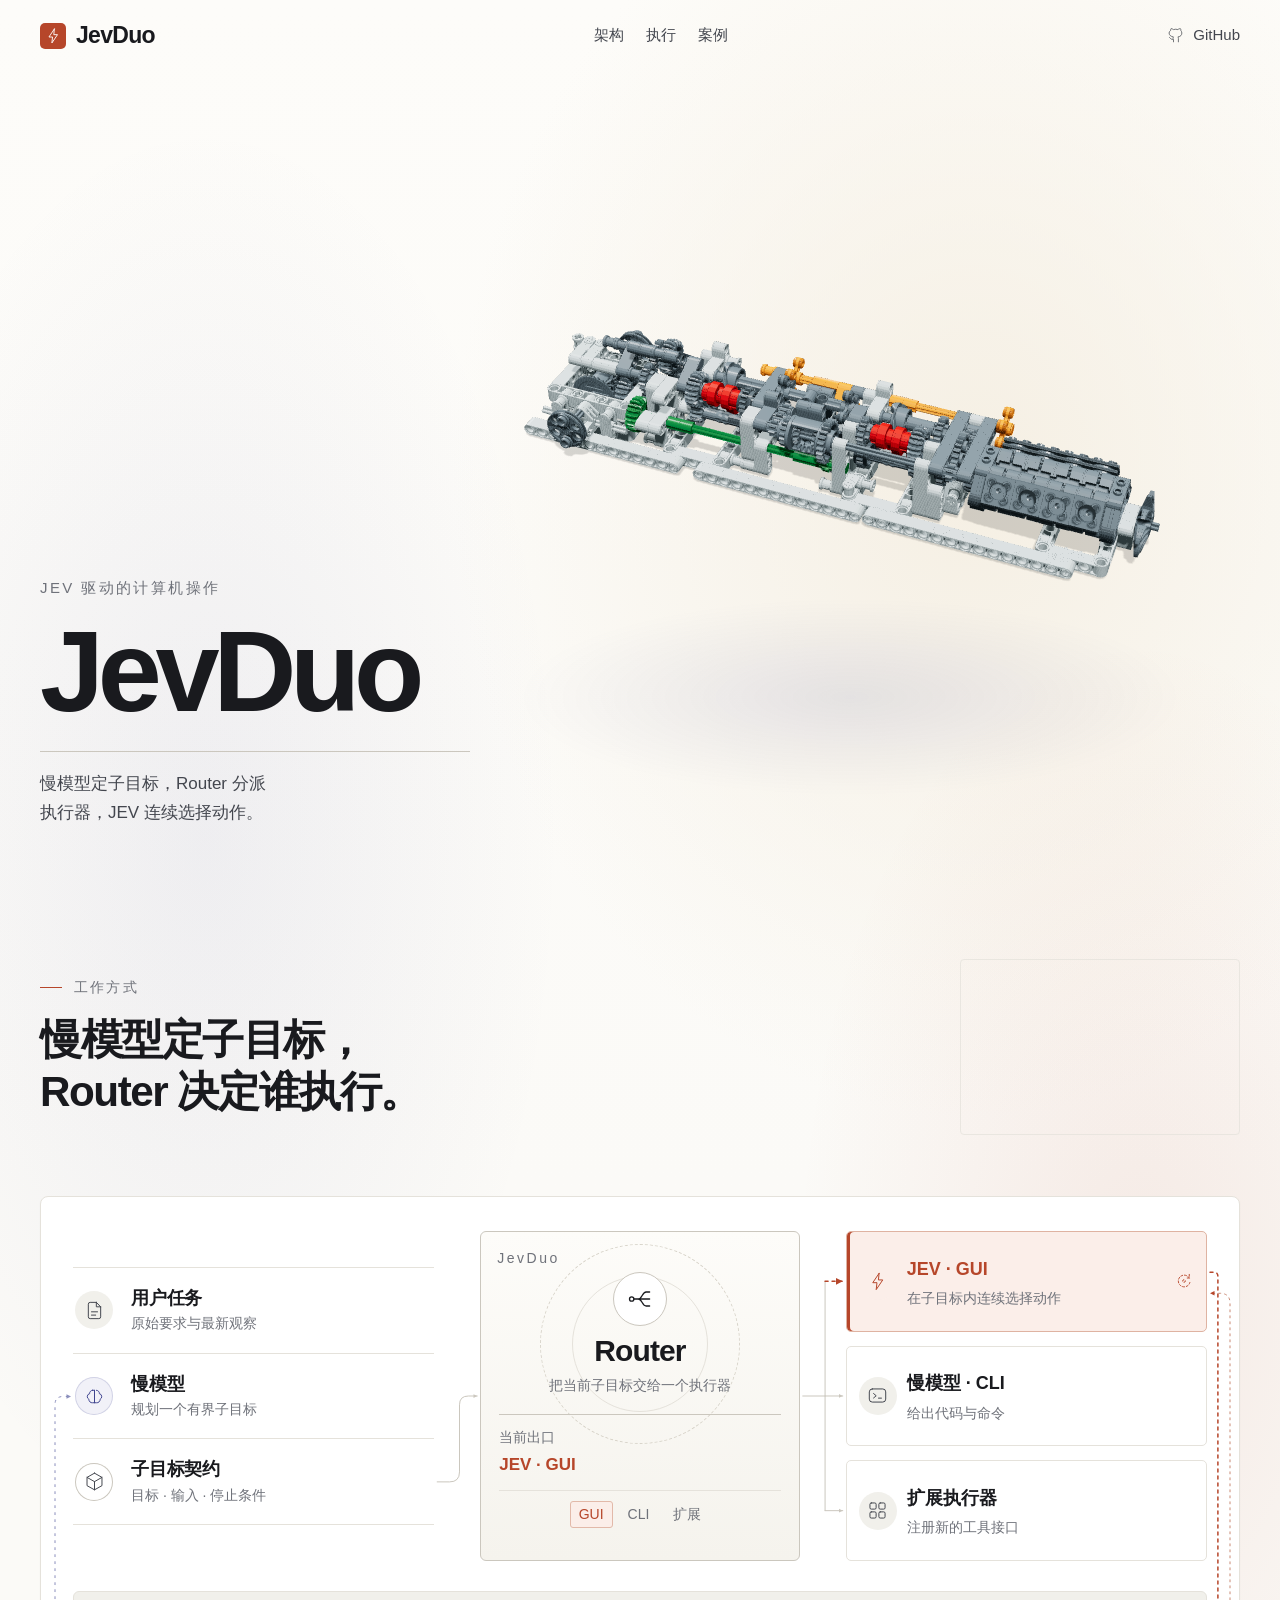
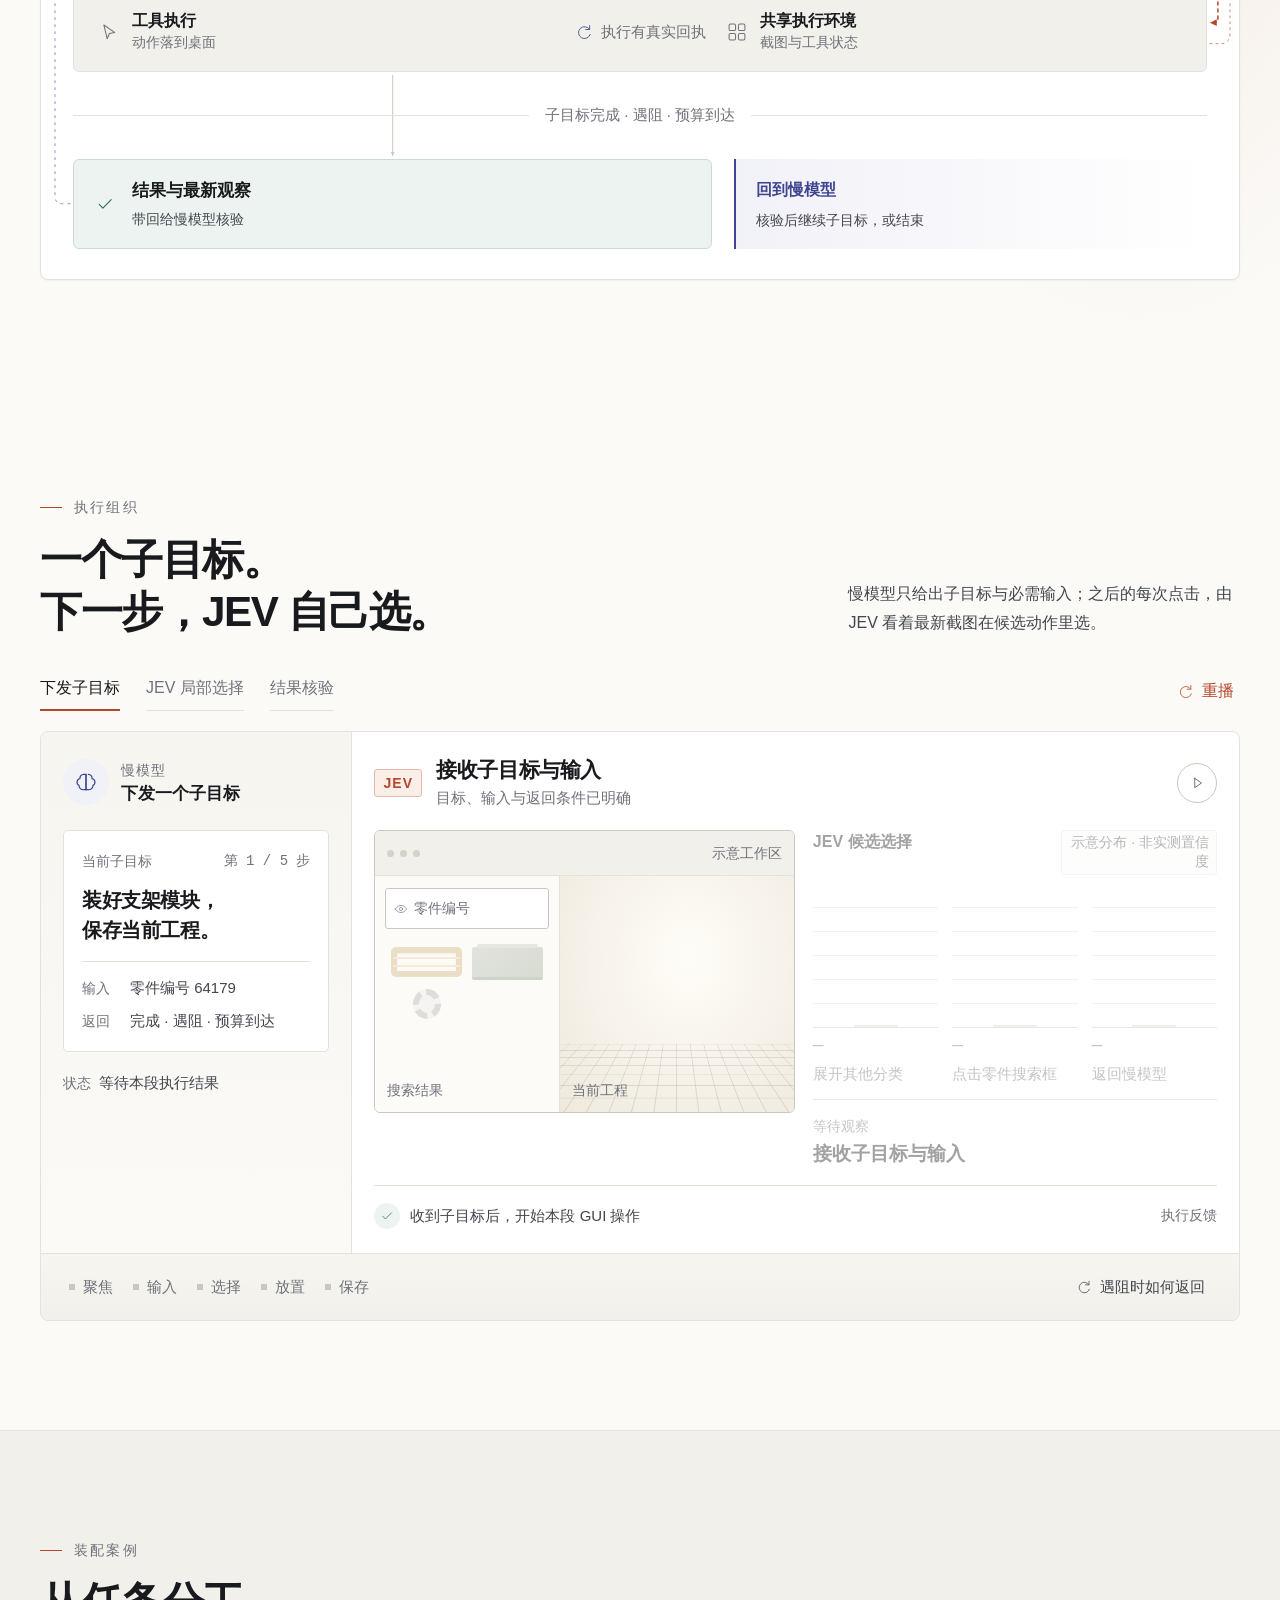
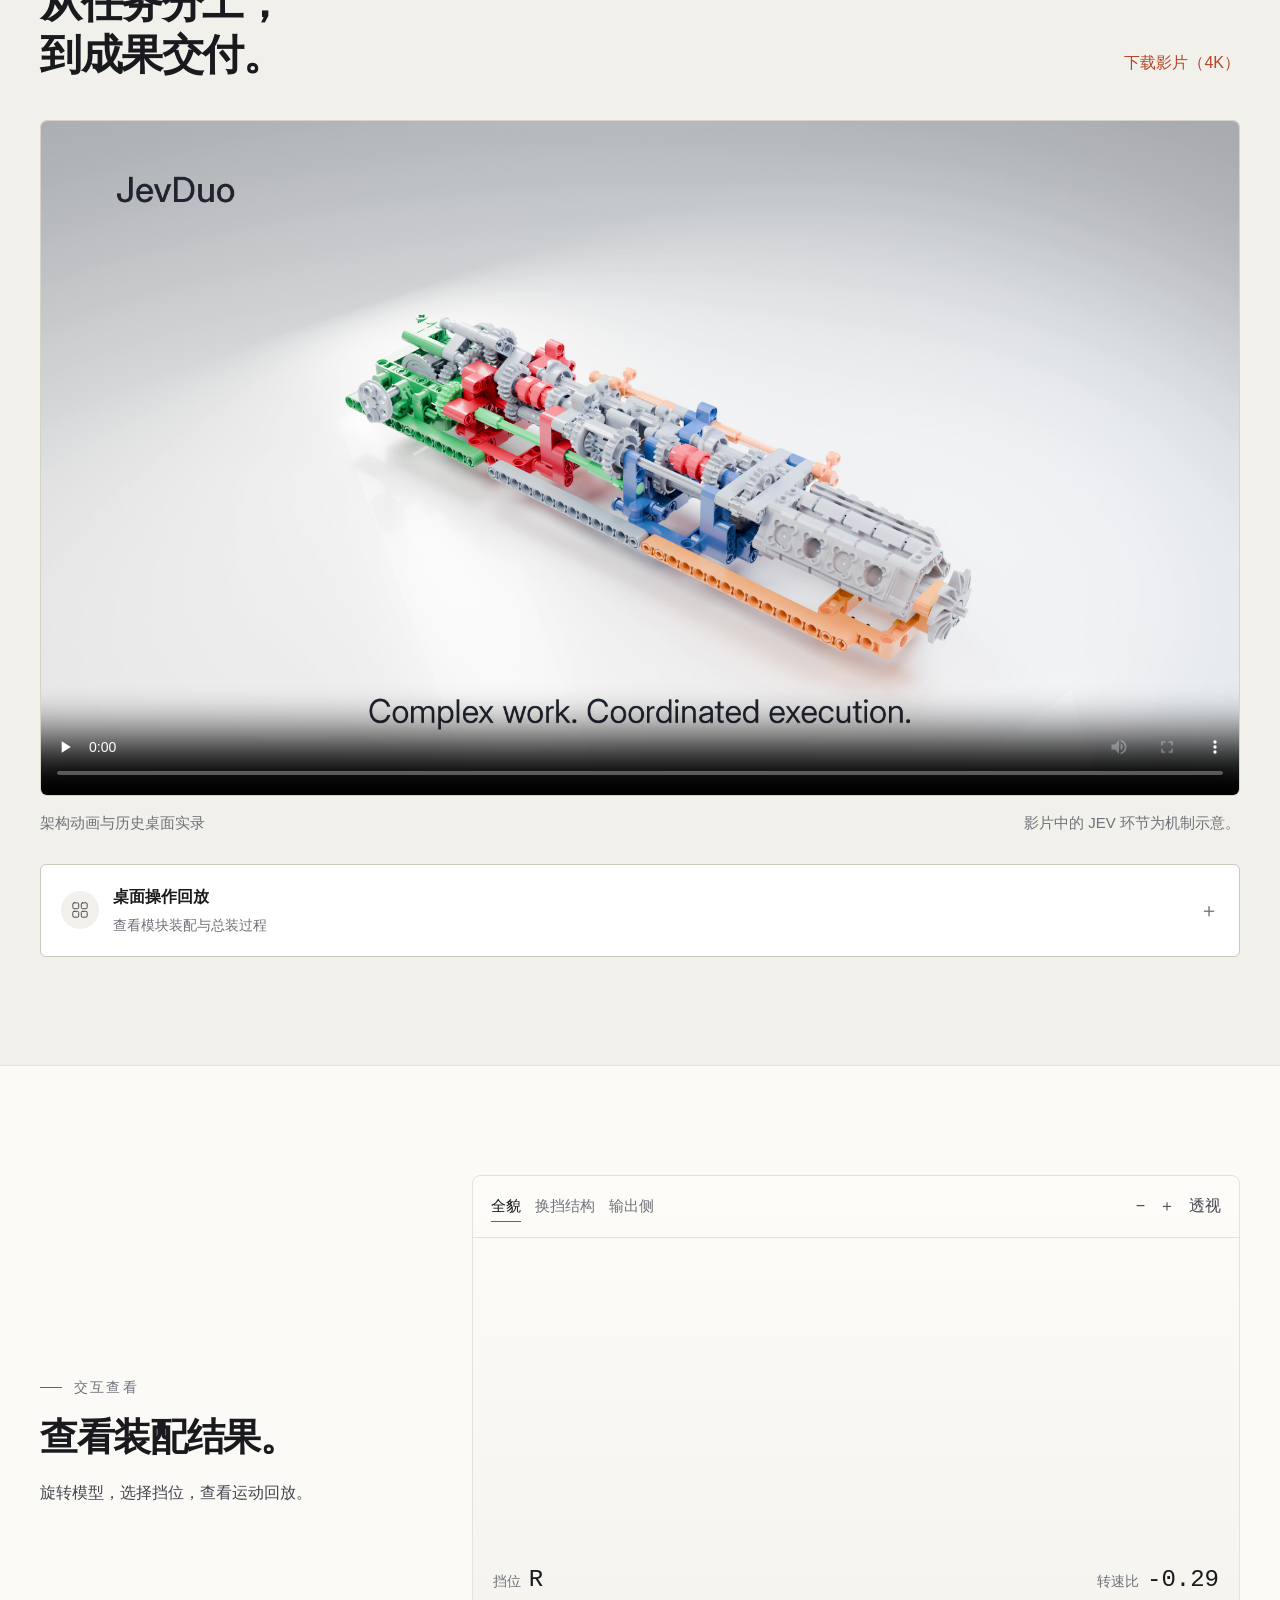
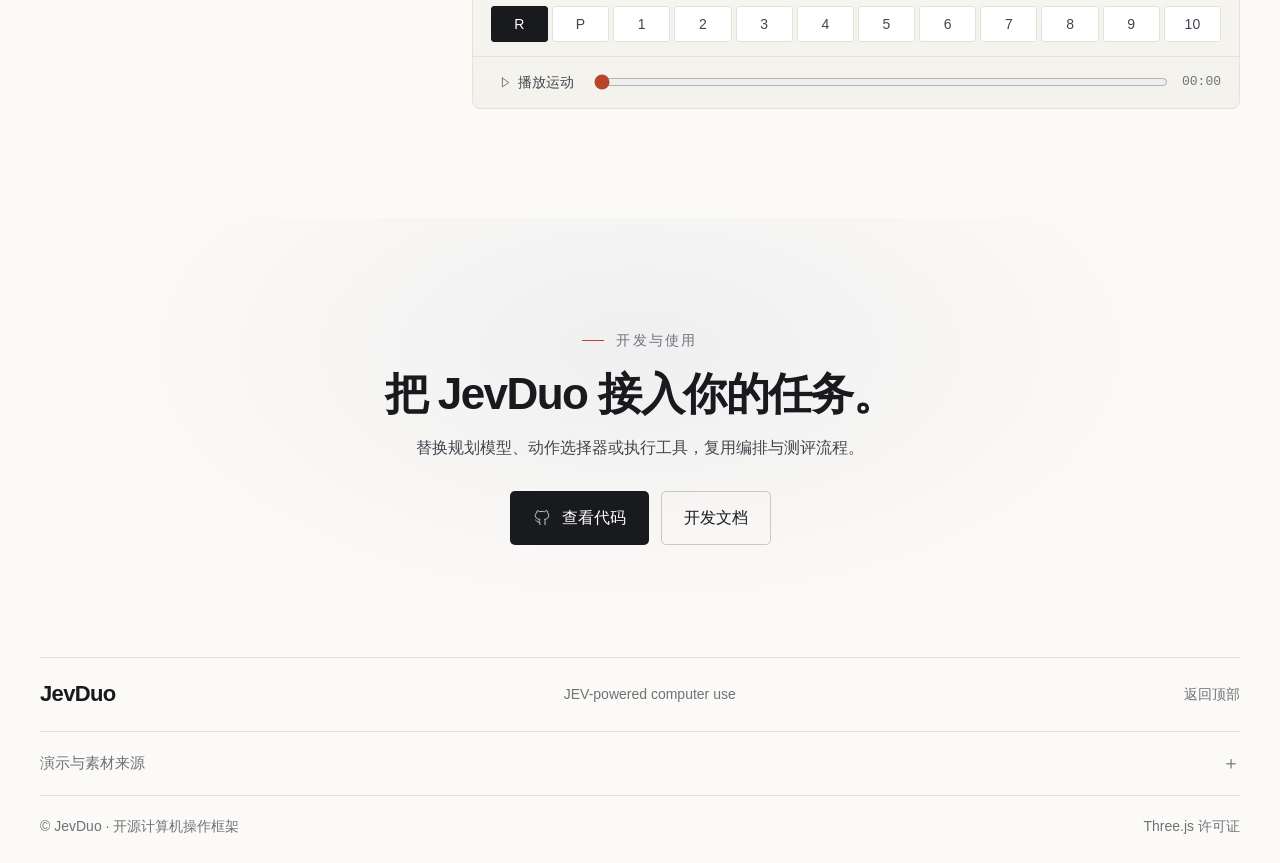
<file: preview/harness-v8-sonnet/index.html>
<!doctype html>
<html lang='zh-CN' data-assets='../../assets/'>
<head>
  <meta charset='utf-8'>
  <meta name='viewport' content='width=device-width, initial-scale=1'>
  <meta name='description' content='JevDuo：JEV 驱动的计算机操作。慢模型规划子目标，Router 分派执行器，JEV 在共享执行环境里连续选择动作。'>
  <meta name='theme-color' content='#fbfaf7'>
  <title>JevDuo — JEV-powered computer use</title>
  <link rel='icon' href='data:image/svg+xml,%3Csvg xmlns=%22http://www.w3.org/2000/svg%22 viewBox=%220 0 32 32%22%3E%3Crect width=%2232%22 height=%2232%22 rx=%228%22 fill=%22%23b6462a%22/%3E%3Cpath d=%22m18.4 4.6-8.6 13.2h6.2L13.4 27.4 23 13.6h-6.4z%22 fill=%22%23fbfaf7%22/%3E%3C/svg%3E'>
  <link rel='preload' href='assembly-poster.png' as='image'>
  <link rel='stylesheet' href='showcase.css'>
  <link rel='stylesheet' href='responsive.css'>
  <script defer src='../../assets/three.js'></script>
  <script defer src='../../assets/viewer.js'></script>
  <script defer src='story.js'></script>
  <script defer src='showcase.js'></script>
</head>
<body>
  <svg class='symbols' aria-hidden='true' xmlns='http://www.w3.org/2000/svg'>
    <symbol id='i-brain' viewBox='0 0 32 32'><path d='M13 6.5a4.6 4.6 0 0 0-4.4 5.2 4.6 4.6 0 0 0-1.1 8.6A4.9 4.9 0 0 0 13 25.5h3V6.5h-3Z'/><path d='M19 6.5a4.6 4.6 0 0 1 4.4 5.2 4.6 4.6 0 0 1 1.1 8.6A4.9 4.9 0 0 1 19 25.5h-3'/><path d='M16 6.5v19'/></symbol>
    <symbol id='i-bolt' viewBox='0 0 32 32'><path d='m18.4 3.6-9.6 14.2h6.4L14 28.4l10-14.8h-6.6l1-10Z'/></symbol>
    <symbol id='i-route' viewBox='0 0 32 32'><circle cx='6.5' cy='16' r='2.5'/><path d='M9 16h5M14 16c4.5 0 4.5-8 9-8h4M14 16h13M14 16c4.5 0 4.5 8 9 8h4'/></symbol>
    <symbol id='i-terminal' viewBox='0 0 32 32'><rect x='3.5' y='6' width='25' height='20' rx='4.5'/><path d='m10 13 4 3.4-4 3.4M17.5 20H22'/></symbol>
    <symbol id='i-cursor' viewBox='0 0 32 32'><path d='M8.5 5.8 24.2 16.6l-7.6 1.5-3.3 7.7-4.8-20Z'/></symbol>
    <symbol id='i-check' viewBox='0 0 32 32'><path d='m7.5 16.6 5.4 5.4L25 9.6'/></symbol>
    <symbol id='i-eye' viewBox='0 0 32 32'><path d='M3 16S8.2 7.8 16 7.8 29 16 29 16s-5.2 8.2-13 8.2S3 16 3 16Z'/><circle cx='16' cy='16' r='3.6'/></symbol>
    <symbol id='i-refresh' viewBox='0 0 32 32'><path d='M26 11.6A10.6 10.6 0 1 0 27 20.4M26 4.6v7h-7'/></symbol>
    <symbol id='i-loop' viewBox='0 0 32 32'><path d='M24.4 11.2A9.4 9.4 0 1 0 25.4 18.4'/><path d='M24.4 5.4v5.8h-5.8'/><circle cx='16' cy='16' r='2.2'/></symbol>
    <symbol id='i-play' viewBox='0 0 32 32'><path d='M11.5 6.6 25 16 11.5 25.4V6.6Z'/></symbol>
    <symbol id='i-grid' viewBox='0 0 32 32'><rect x='4.5' y='4.5' width='9.4' height='9.4' rx='2'/><rect x='18.1' y='4.5' width='9.4' height='9.4' rx='2'/><rect x='4.5' y='18.1' width='9.4' height='9.4' rx='2'/><rect x='18.1' y='18.1' width='9.4' height='9.4' rx='2'/></symbol>
    <symbol id='i-github' viewBox='0 0 32 32'><path transform='translate(2 2) scale(.87)' d='M11 28v-5c-6 1-6-3-8-4m18 9v-7c0-2-1-3-1-3 6-1 8-4 8-8 0-2-1-4-2-5 0-2 0-3-1-4-3 0-5 2-5 2-3-1-6-1-9 0 0 0-3-2-5-2-1 1-1 3-1 4-2 1-3 3-3 5 0 4 3 7 9 8 0 0-1 1-1 3'/></symbol>
    <symbol id='i-file' viewBox='0 0 32 32'><path d='M18.8 3.6H9.4a2.8 2.8 0 0 0-2.8 2.8v19.2a2.8 2.8 0 0 0 2.8 2.8h13.2a2.8 2.8 0 0 0 2.8-2.8V10.4L18.8 3.6Z'/><path d='M18.8 3.6v6.8h6.8M11.4 18h9.2M11.4 23h6.4'/></symbol>
    <symbol id='i-box' viewBox='0 0 32 32'><path d='m16 3.3 11.4 6.4v12.6L16 28.7 4.6 22.3V9.7L16 3.3Z'/><path d='M4.6 9.7 16 16.2l11.4-6.5M16 16.2v12.5'/></symbol>
  </svg>
  <a class='skip-link' href='#architecture'>跳到正文</a>
  <header class='header'>
    <div class='header-inner shell'>
      <a class='brand' href='#top' aria-label='JevDuo 首页'>
        <span class='brand-mark'><svg aria-hidden='true'><use href='#i-bolt'/></svg></span>
        <span class='brand-word'>JevDuo</span>
      </a>
      <nav class='nav' aria-label='主导航'>
        <a href='#architecture'>架构</a>
        <a href='#execution'>执行</a>
        <a href='#film'>案例</a>
      </nav>
      <a class='github-link' href='https://github.com/AI45Lab/JevDuo' target='_blank' rel='noopener'>
        <svg aria-hidden='true'><use href='#i-github'/></svg><span>GitHub</span>
      </a>
    </div>
  </header>
  <main id='top'>
    <div class='opening' id='opening'>
      <div class='hero-light hero-light-cool' aria-hidden='true'></div>
      <div class='hero-light hero-light-warm' aria-hidden='true'></div>
      <div class='assembly-stage'>
        <div class='model-aura' aria-hidden='true'></div>
        <div id='hero-model-mount' aria-label='逐零件装配的三维模型，可拖动旋转'>
          <img class='assembly-poster' src='assembly-poster.png' alt=''>
          <span id='hero-model-loading' class='scene-loading' role='status' aria-label='加载场景'></span>
        </div>
      </div>
      <section class='hero' id='story' aria-labelledby='hero-title'>
        <div class='hero-copy'>
          <p class='hero-kicker'>JEV 驱动的计算机操作</p>
          <h1 id='hero-title'>JevDuo</h1>
          <p class='hero-sub'>慢模型定子目标，Router 分派执行器，JEV 连续选择动作。</p>
        </div>
      </section>
      <section class='architecture-section section-pad' id='architecture' aria-labelledby='architecture-title'>
        <div class='shell'>
          <div class='section-heading architecture-heading'>
            <div class='heading-copy'>
              <p class='eyebrow'>工作方式</p>
              <h2 id='architecture-title'>慢模型定子目标，<br>Router 决定谁执行。</h2>
            </div>
            <div id='architecture-model-slot' aria-hidden='true'></div>
          </div>
          <div class='architecture-board' id='architecture-board' data-route='gui'>
            <div class='arch-planning'>
              <div class='arch-node arch-input' id='arch-input'>
                <span class='node-icon'><svg aria-hidden='true'><use href='#i-file'/></svg></span>
                <strong>用户任务</strong>
                <p>原始要求与最新观察</p>
              </div>
              <div class='arch-node arch-slow' id='arch-slow'>
                <span class='node-icon brain-orb'><svg aria-hidden='true'><use href='#i-brain'/></svg></span>
                <strong>慢模型</strong>
                <p>规划一个有界子目标</p>
              </div>
              <div class='arch-node arch-goal' id='arch-goal'>
                <span class='node-icon'><svg aria-hidden='true'><use href='#i-box'/></svg></span>
                <strong>子目标契约</strong>
                <p>目标 · 输入 · 停止条件</p>
              </div>
            </div>
            <div class='routing-core' id='arch-router'>
              <span class='router-brand'>JevDuo</span>
              <span class='router-emblem'><svg aria-hidden='true'><use href='#i-route'/></svg></span>
              <strong>Router</strong>
              <p>把当前子目标交给一个执行器</p>
              <div class='router-selection'>
                <span>当前出口</span>
                <strong id='router-selection'>JEV · GUI</strong>
              </div>
              <div class='router-capabilities' aria-label='支持的执行路径'>
                <span data-lane='gui' class='active'>GUI</span>
                <span data-lane='cli'>CLI</span>
                <span data-lane='extension'>扩展</span>
              </div>
            </div>
            <div class='arch-lanes' aria-label='选择执行路径'>
              <button class='arch-node arch-lane arch-jev' id='arch-jev' data-route='gui' aria-pressed='true'>
                <span class='node-icon bolt-orb'><svg aria-hidden='true'><use href='#i-bolt'/></svg></span>
                <span class='lane-copy'><strong>JEV · GUI</strong><span>在子目标内连续选择动作</span></span>
                <svg class='lane-loop' aria-hidden='true'><use href='#i-loop'/></svg>
              </button>
              <button class='arch-node arch-lane' id='arch-cli' data-route='cli' aria-pressed='false'>
                <span class='node-icon'><svg aria-hidden='true'><use href='#i-terminal'/></svg></span>
                <span class='lane-copy'><strong>慢模型 · CLI</strong><span>给出代码与命令</span></span>
              </button>
              <button class='arch-node arch-lane' id='arch-extension' data-route='extension' aria-pressed='false'>
                <span class='node-icon'><svg aria-hidden='true'><use href='#i-grid'/></svg></span>
                <span class='lane-copy'><strong>扩展执行器</strong><span>注册新的工具接口</span></span>
              </button>
            </div>
            <div class='arch-runtime' id='arch-runtime'>
              <div class='runtime-cell'>
                <svg aria-hidden='true'><use href='#i-cursor'/></svg>
                <span><strong>工具执行</strong><span>动作落到桌面</span></span>
              </div>
              <span class='runtime-exchange'><svg aria-hidden='true'><use href='#i-refresh'/></svg>执行有真实回执</span>
              <div class='runtime-cell'>
                <svg aria-hidden='true'><use href='#i-grid'/></svg>
                <span><strong>共享执行环境</strong><span>截图与工具状态</span></span>
              </div>
            </div>
            <p class='boundary-label'>子目标完成 · 遇阻 · 预算到达</p>
            <div class='arch-closeout'>
              <div class='arch-evidence' id='arch-evidence'>
                <svg aria-hidden='true'><use href='#i-check'/></svg>
                <strong>结果与最新观察</strong>
                <span>带回给慢模型核验</span>
              </div>
              <p class='arch-return-label'><strong>回到慢模型</strong><span>核验后继续子目标，或结束</span></p>
            </div>
            <svg class='architecture-wires' aria-hidden='true'>
              <defs>
                <marker id='arch-arrow' viewBox='0 0 8 8' refX='7' refY='4' markerWidth='5' markerHeight='5' orient='auto'>
                  <path d='m1 1 6 3-6 3Z' stroke='none'/>
                </marker>
              </defs>
              <g id='arch-wires'></g>
            </svg>
          </div>
        </div>
      </section>
    </div>
    <section class='execution-section section-pad' id='execution' aria-labelledby='execution-title'>
      <div class='shell'>
        <div class='section-heading execution-heading'>
          <div class='heading-copy'>
            <p class='eyebrow'>执行组织</p>
            <h2 id='execution-title'>一个子目标。<br>下一步，JEV 自己选。</h2>
          </div>
          <p class='heading-note'>慢模型只给出子目标与必需输入；之后的每次点击，由 JEV 看着最新截图在候选动作里选。</p>
        </div>
        <div class='execution-controls'>
          <div class='execution-flow' aria-label='子目标执行流程'>
            <span data-phase='goal'>下发子目标</span>
            <span data-phase='execution' class='active'>JEV 局部选择</span>
            <span data-phase='review'>结果核验</span>
          </div>
          <button class='text-link' id='loop-replay' aria-label='重播执行流程'><svg aria-hidden='true'><use href='#i-refresh'/></svg>重播</button>
        </div>
        <div class='execution-theater' id='execution-theater' data-phase='execution' data-blocked='false'>
          <aside class='execution-plan' aria-label='子目标契约'>
            <div class='plan-head'>
              <span class='plan-icon brain-orb'><svg aria-hidden='true'><use href='#i-brain'/></svg></span>
              <span class='plan-title'><span class='plan-name'>慢模型</span><strong id='slow-status'>子目标已下发</strong></span>
            </div>
            <div class='goal-ticket'>
              <div class='goal-ticket-head'><span>当前子目标</span><span class='goal-step' id='goal-step'>第 1 / 5 步</span></div>
              <strong>装好支架模块，<br>保存当前工程。</strong>
              <dl class='goal-input'>
                <div><dt>输入</dt><dd>零件编号 64179</dd></div>
                <div><dt>返回</dt><dd>完成 · 遇阻 · 预算到达</dd></div>
              </dl>
            </div>
            <p class='plan-state'><span>状态</span><span id='plan-state'>等待本段执行结果</span></p>
          </aside>
          <div class='execution-work'>
            <div class='work-heading'>
              <span class='work-tag' aria-hidden='true'>JEV</span>
              <div class='work-copy'>
                <strong id='work-title'>JEV 选择下一动作</strong>
                <span id='observation-text'>搜索框已出现在当前观察中</span>
              </div>
              <button class='play-button' id='loop-play' aria-label='播放执行流程'><svg aria-hidden='true'><use href='#i-play'/></svg></button>
            </div>
            <div class='local-workspace'>
              <div class='mini-desktop' aria-label='当前观察到的桌面（示意）'>
                <div class='mini-titlebar'><span></span><span></span><span></span><strong>示意工作区</strong></div>
                <div class='mini-app'>
                  <div class='mini-library'>
                    <div class='mini-search' id='mini-search'><svg aria-hidden='true'><use href='#i-eye'/></svg><span id='mini-search-value'>零件编号</span><i></i></div>
                    <div class='mini-parts' id='mini-parts'>
                      <div class='mini-part part-frame'></div>
                      <div class='mini-part part-brick'></div>
                      <div class='mini-part part-gear'></div>
                    </div>
                    <span class='library-label'>搜索结果</span>
                  </div>
                  <div class='mini-canvas'>
                    <div class='canvas-grid'></div>
                    <div class='mini-part placed-part part-frame' id='placed-part'></div>
                    <span id='mini-canvas-status'>当前工程</span>
                    <div class='saved-mark' id='saved-mark'><svg aria-hidden='true'><use href='#i-check'/></svg>保存完成</div>
                  </div>
                </div>
              </div>
              <figure class='decision-panel'>
                <figcaption class='decision-heading'>
                  <strong id='decision-title'>JEV 候选选择</strong>
                  <span class='distribution-label'>示意分布 · 非实测置信度</span>
                </figcaption>
                <div class='local-choice' id='local-choice' role='group' aria-label='候选动作与示意权重'></div>
                <div class='selection-result'>
                  <span id='selection-caption'>本次选择</span>
                  <strong id='selected-action'>点击零件搜索框</strong>
                  <svg aria-hidden='true'><use href='#i-check'/></svg>
                </div>
              </figure>
            </div>
            <div class='local-receipt'>
              <span class='receipt-icon'><svg aria-hidden='true'><use href='#i-check'/></svg></span>
              <span id='receipt-text'>执行后确认搜索框焦点</span>
              <span class='feedback-badge'>执行反馈</span>
            </div>
          </div>
          <div class='execution-bottom'>
            <div class='action-beads' id='action-beads' aria-label='查看具体动作'></div>
            <button class='recovery-button' id='loop-block'><svg aria-hidden='true'><use href='#i-refresh'/></svg>遇阻时如何返回</button>
          </div>
        </div>
      </div>
    </section>
    <section class='film-section section-pad' id='film' aria-labelledby='film-title'>
      <div class='shell'>
        <div class='section-heading'>
          <div class='heading-copy'>
            <p class='eyebrow'>装配案例</p>
            <h2 id='film-title'>从任务分工，<br>到成果交付。</h2>
          </div>
          <a class='text-link' href='../../downloads/JevDuo-v16-4K.mp4' download>下载影片（4K）</a>
        </div>
        <div class='film-wrap'>
          <video id='film-player' controls playsinline preload='none' poster='../../assets/film-v16-poster.jpg' aria-label='JevDuo 工作流程影片'>
            <source src='../../assets/jevduo-film-v16-1080p.mp4' type='video/mp4'>
            此浏览器无法播放，可下载影片查看。
          </video>
        </div>
        <div class='film-caption'>
          <span>架构动画与历史桌面实录</span>
          <span>影片中的 JEV 环节为机制示意。</span>
        </div>
        <details class='execution-records' id='execution-records'>
          <summary>
            <span class='record-icon'><svg aria-hidden='true'><use href='#i-grid'/></svg></span>
            <span class='record-copy'><strong>桌面操作回放</strong><span>查看模块装配与总装过程</span></span>
            <span class='record-toggle' aria-hidden='true'>＋</span>
          </summary>
          <div class='record-content'>
            <div class='case-workspace' id='case-workspace'>
              <div class='workspace-toolbar'>
                <div class='workspace-title-row'><strong id='workspace-title'>主体与主传动</strong><span id='workspace-phase'>开始装配</span></div>
                <button id='grid-toggle' aria-pressed='false'><svg aria-hidden='true'><use href='#i-grid'/></svg>并排查看</button>
              </div>
              <div class='workspace-display' id='workspace-display'></div>
              <div class='workspace-tabs' role='tablist' aria-label='切换装配模块' id='workspace-tabs'></div>
              <div class='workspace-transport'>
                <button id='case-play' class='round-play' aria-label='播放桌面回放'><svg aria-hidden='true'><use href='#i-play'/></svg></button>
                <input id='case-seek' type='range' min='0' max='203' step='0.1' value='0' aria-label='调整桌面回放进度'>
                <output id='case-clock'>00:00 / 03:23</output>
                <select id='case-speed' aria-label='桌面回放倍速'>
                  <option value='1'>1×</option>
                  <option value='2' selected>2×</option>
                  <option value='4'>4×</option>
                  <option value='8'>8×</option>
                </select>
              </div>
            </div>
            <div class='chapter-jumps' aria-label='跳转装配阶段'>
              <button data-case-time='0'>开始装配</button>
              <button data-case-time='85'>查看模块</button>
              <button data-case-time='180'>进入总装</button>
            </div>
            <p class='case-note'>回放沿用既有 NorthCUA / Studio 记录，按模块装配进度对齐，不作为 JEV 的性能对照。</p>
          </div>
        </details>
      </div>
    </section>
    <section class='result-section shell section-pad' id='result' aria-label='装配结果'>
      <div class='result-copy'>
        <p class='eyebrow'>交互查看</p>
        <h2>查看装配结果。</h2>
        <p>旋转模型，选择挡位，查看运动回放。</p>
      </div>
      <div class='result-viewer'>
        <div class='result-toolbar'>
          <div class='view-switch' role='group' aria-label='视角'>
            <button data-view='overall' aria-pressed='true'>全貌</button>
            <button data-view='shift' aria-pressed='false'>换挡结构</button>
            <button data-view='output' aria-pressed='false'>输出侧</button>
          </div>
          <div class='view-tools'>
            <button id='model-zoom-out' aria-label='缩小'>−</button>
            <button id='model-zoom-in' aria-label='放大'>＋</button>
            <button id='model-xray' aria-pressed='false'>透视</button>
          </div>
        </div>
        <div id='model-mount' class='model-mount' aria-label='拖动旋转模型'>
          <span class='model-loading' id='model-loading'>加载模型…</span>
        </div>
        <div class='model-readout'>
          <span>挡位<strong id='model-gear'>R</strong></span>
          <span>转速比<strong id='model-ratio'>—</strong></span>
        </div>
        <div id='gear-controls' class='gear-controls' aria-label='选择挡位'></div>
        <div class='model-transport'>
          <button id='model-play' aria-label='播放运动回放'><svg aria-hidden='true'><use href='#i-play'/></svg>播放运动</button>
          <input id='model-seek' type='range' min='0' max='59.2' step='0.05' value='0' aria-label='调整运动回放进度'>
          <output id='model-clock'>00:00</output>
        </div>
      </div>
    </section>
    <section class='closing shell section-pad'>
      <p class='eyebrow'>开发与使用</p>
      <h2>把 JevDuo 接入你的任务。</h2>
      <p class='closing-note'>替换规划模型、动作选择器或执行工具，复用编排与测评流程。</p>
      <div class='closing-actions'>
        <a class='button primary' href='https://github.com/AI45Lab/JevDuo' target='_blank' rel='noopener'><svg aria-hidden='true'><use href='#i-github'/></svg>查看代码</a>
        <a class='button secondary' href='https://github.com/AI45Lab/JevDuo/blob/dev/docs/ORCHESTRATION.md' target='_blank' rel='noopener'>开发文档</a>
      </div>
    </section>
  </main>
  <footer class='footer shell'>
    <div class='footer-top'>
      <a class='brand' href='#top'>JevDuo</a>
      <span class='footer-tag'>JEV-powered computer use</span>
      <a class='footer-top-link' href='#top'>返回顶部</a>
    </div>
    <details class='footer-sources'>
      <summary>演示与素材来源<span aria-hidden='true'>＋</span></summary>
      <div class='source-copy'>
        <p>架构依据 JevDuo 的慢模型编排、子目标契约、执行器注册与共享 runtime。局部执行流程与百分比分布为前端示意，不调用真实模型；分布不是实测或校准后的置信度，也不构成时间、token 或准确率的实测对比。</p>
        <p>影片与桌面回放复用历史 NorthCUA / BrickLink Studio 记录。影片中的 JEV 环节用于说明机制，不代表 JEV 已完成该装配任务。模块录像按装配进度对齐，不代表同一时刻，也不表示框架默认自动四并发。</p>
        <p>页面模型重建自已有装配成果，运动采用已有 MuJoCo 理想约束记录，不替代全零件接触、干涉检测或实物验证。Three.js 使用 MIT 许可证。</p>
      </div>
    </details>
    <div class='footer-bottom'>
      <span>© JevDuo · 开源计算机操作框架</span>
      <a href='../../THREE-LICENSE.txt'>Three.js 许可证</a>
    </div>
  </footer>
</body>
</html>
</file>
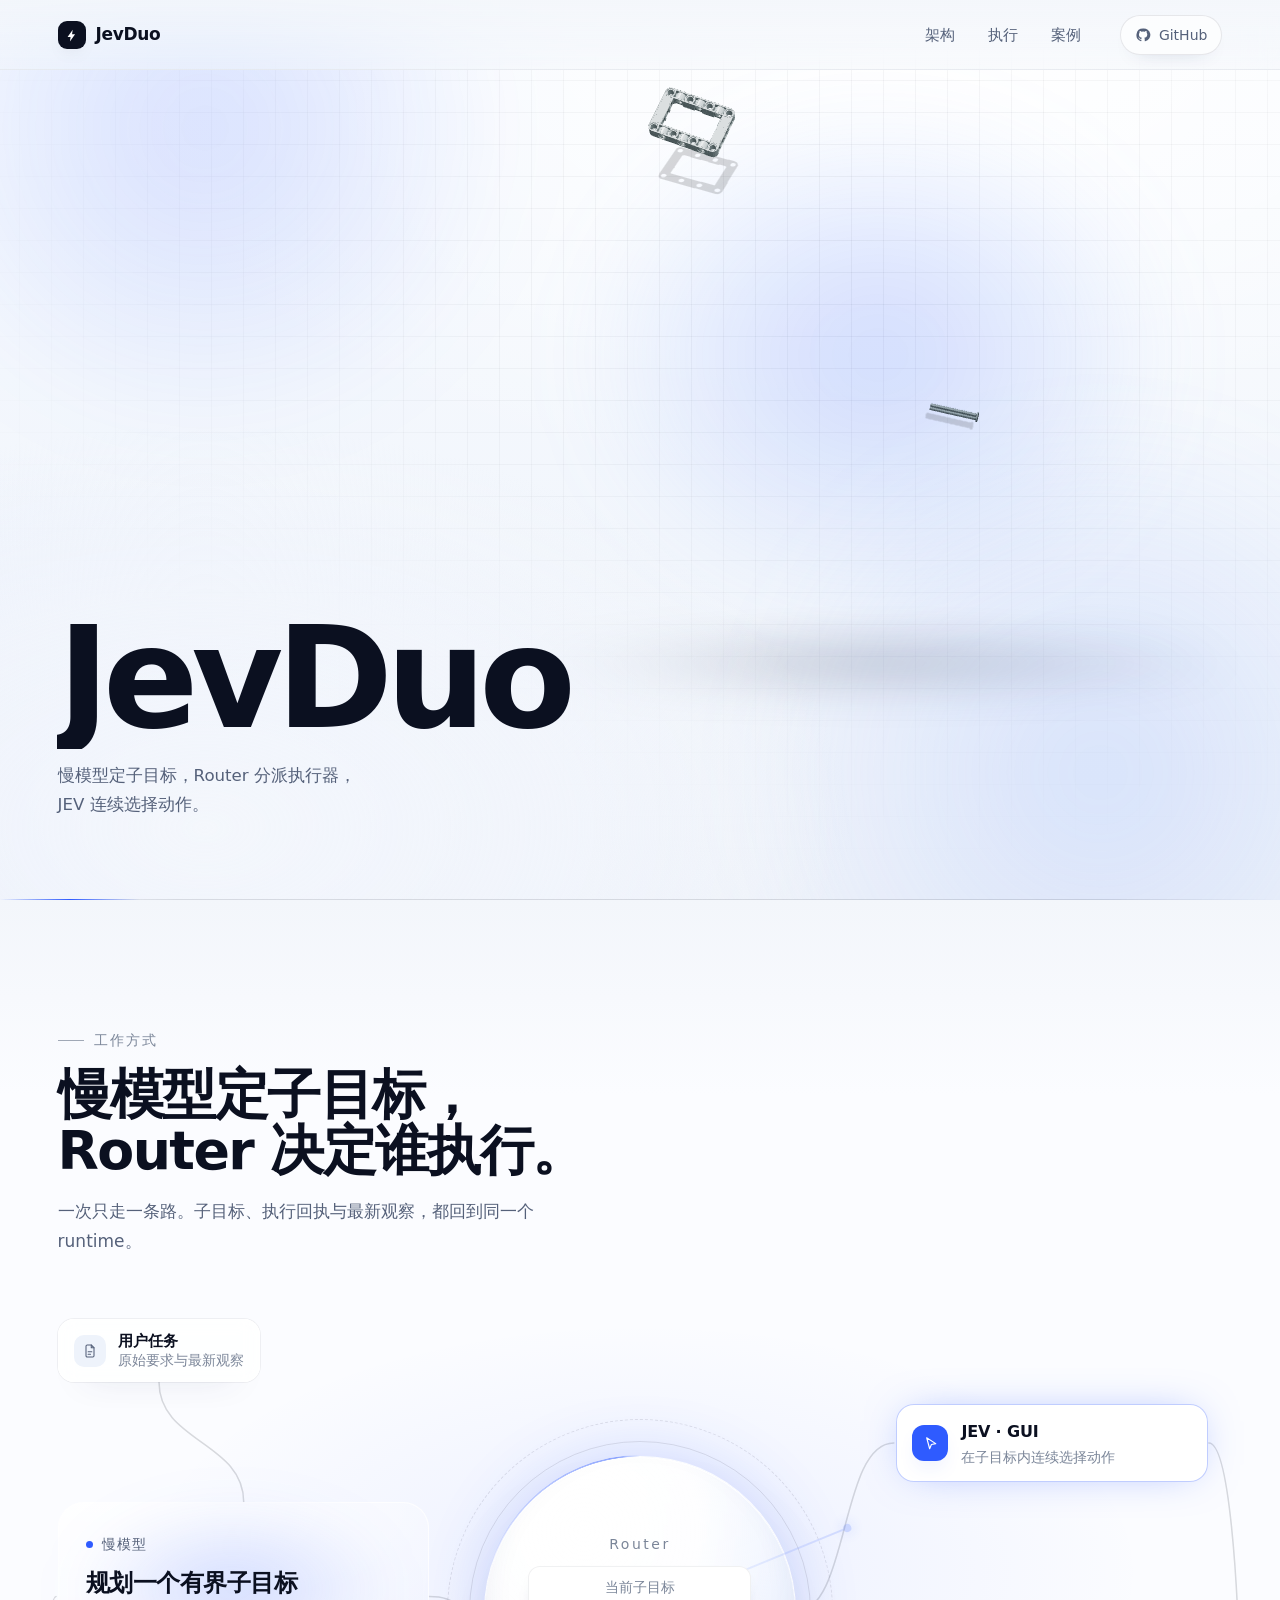
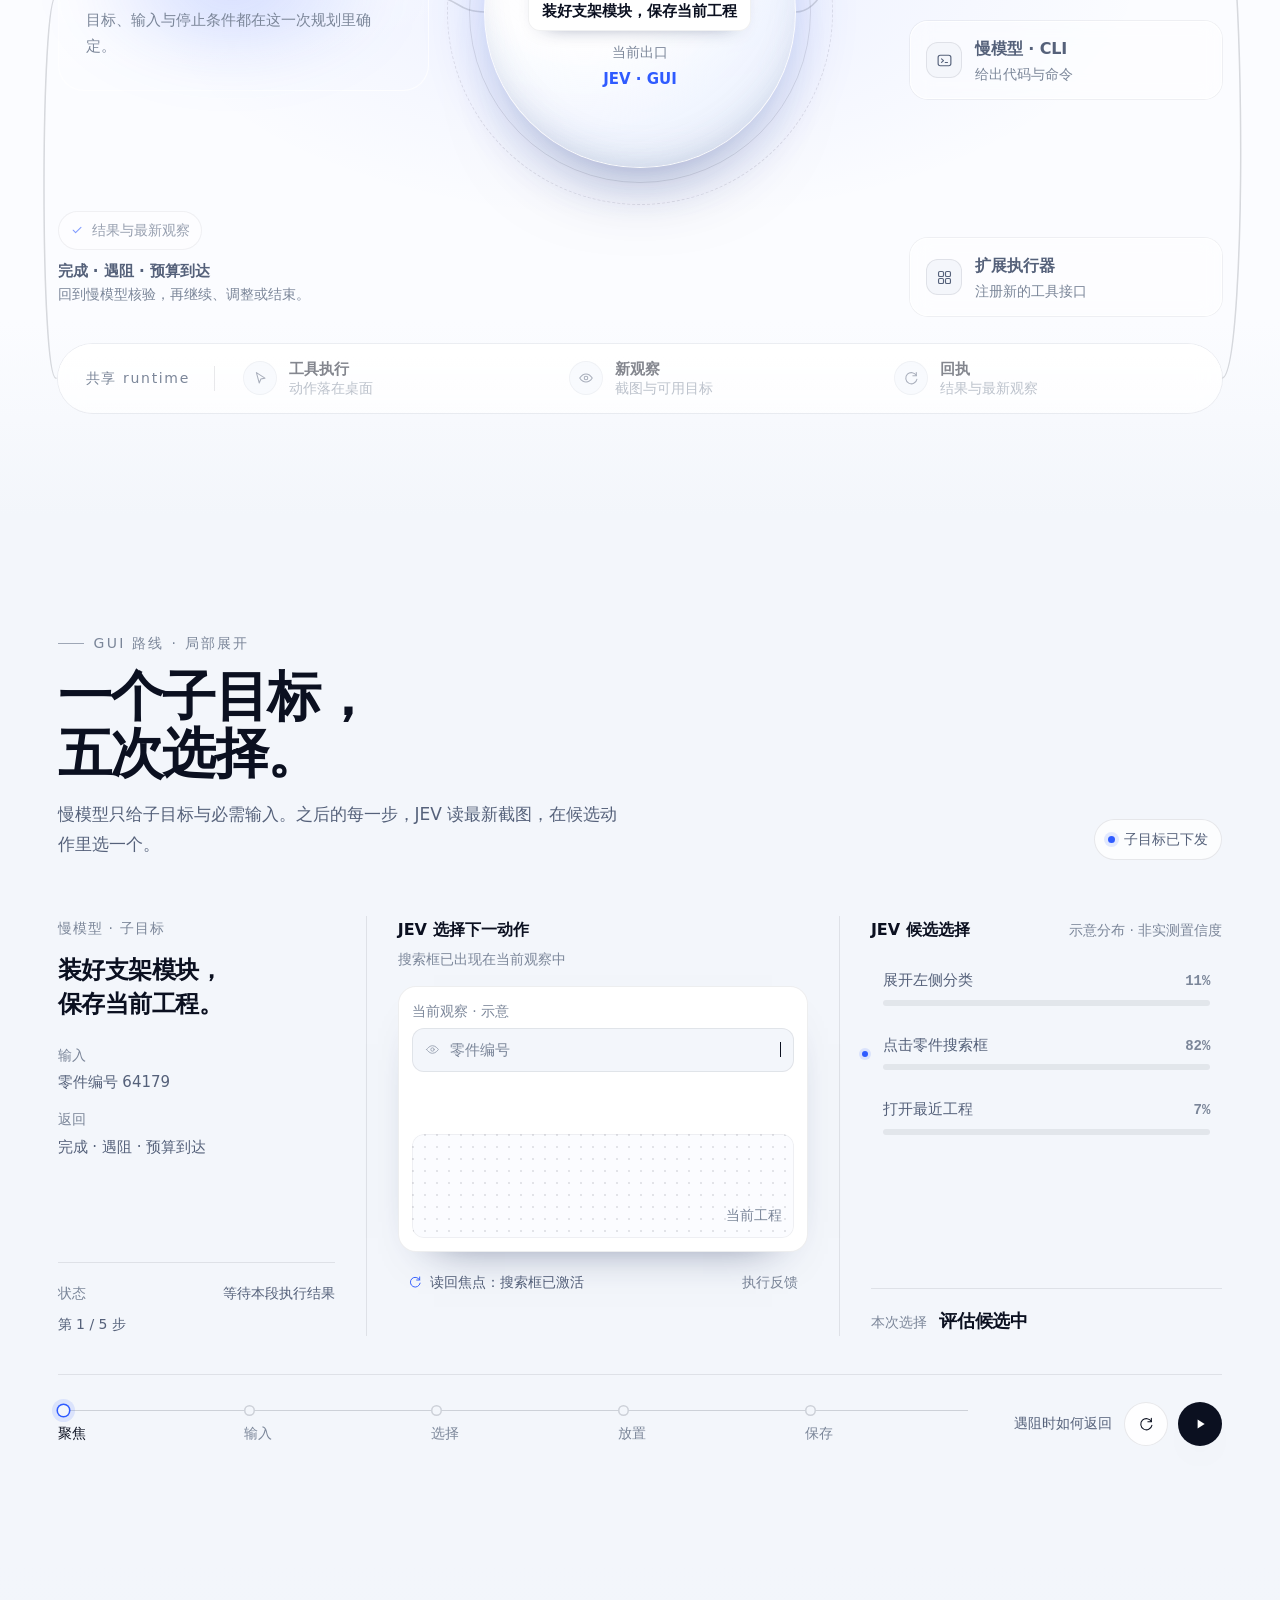
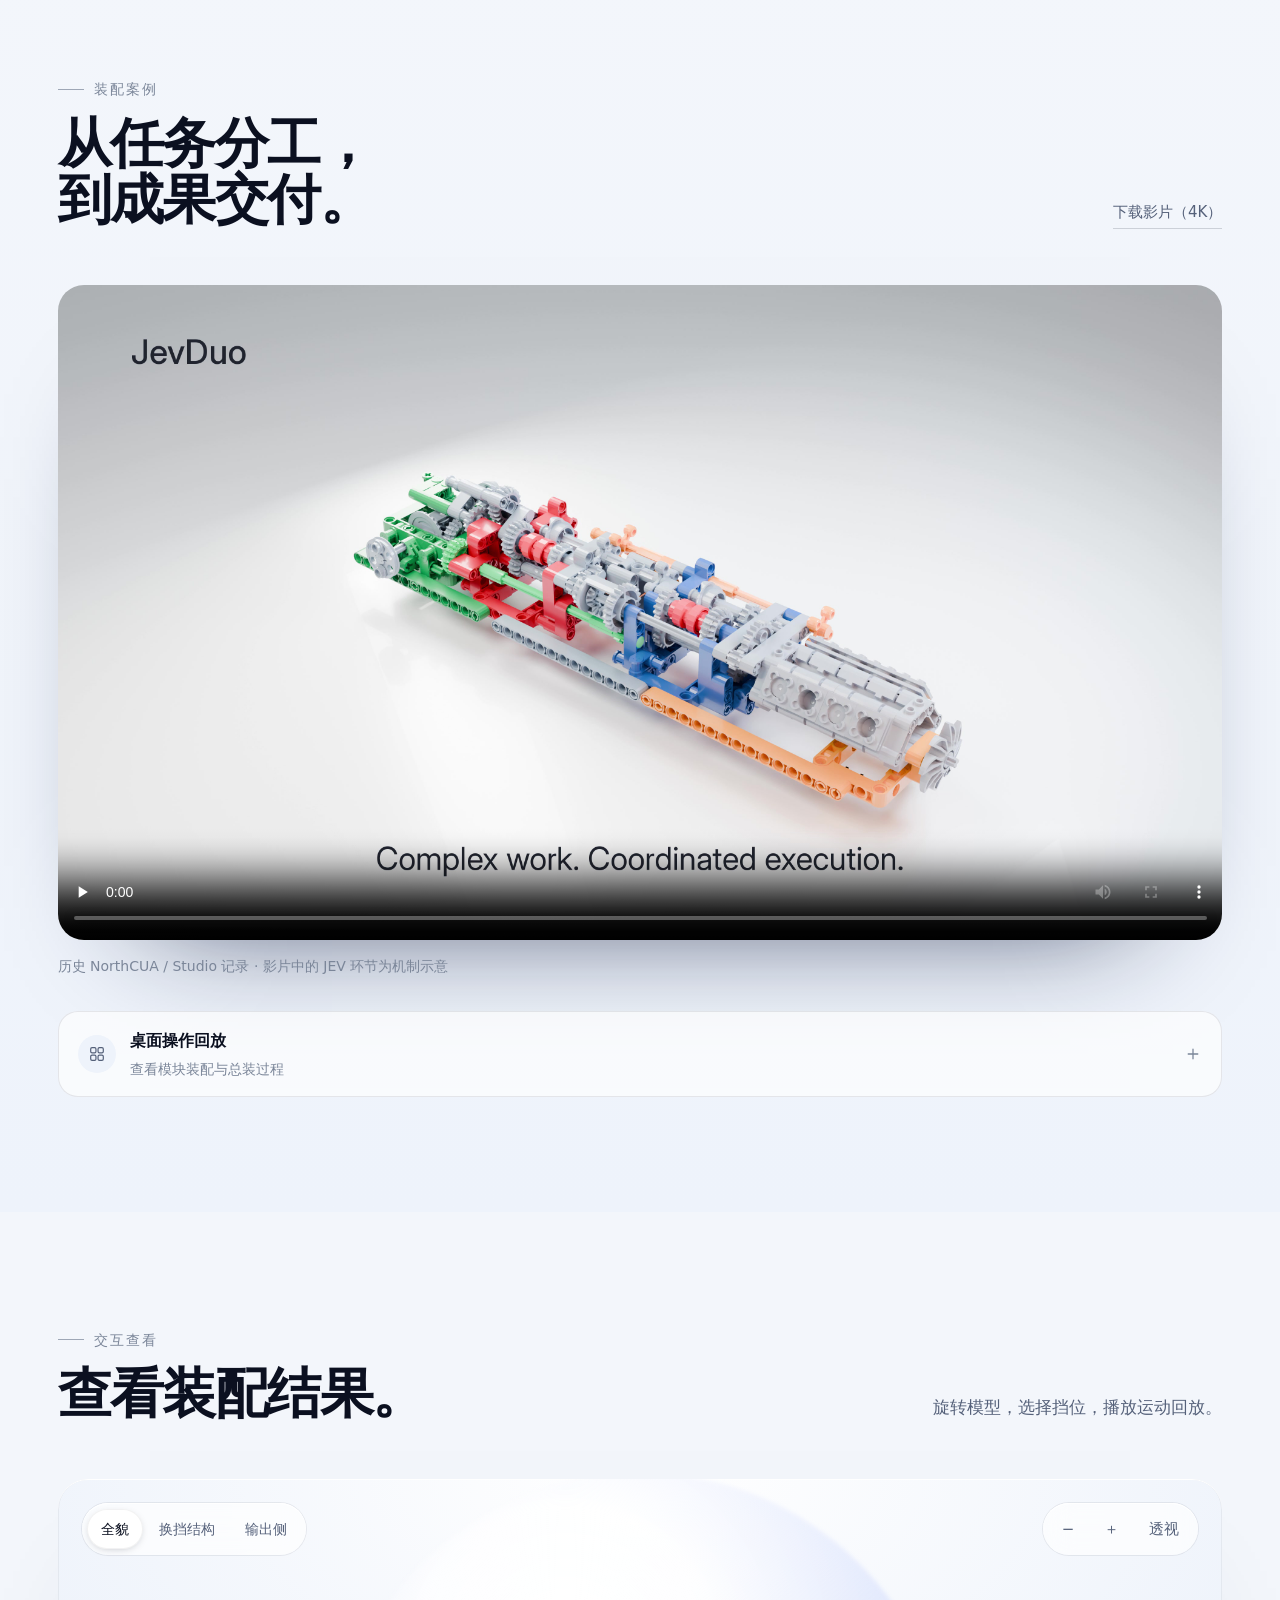
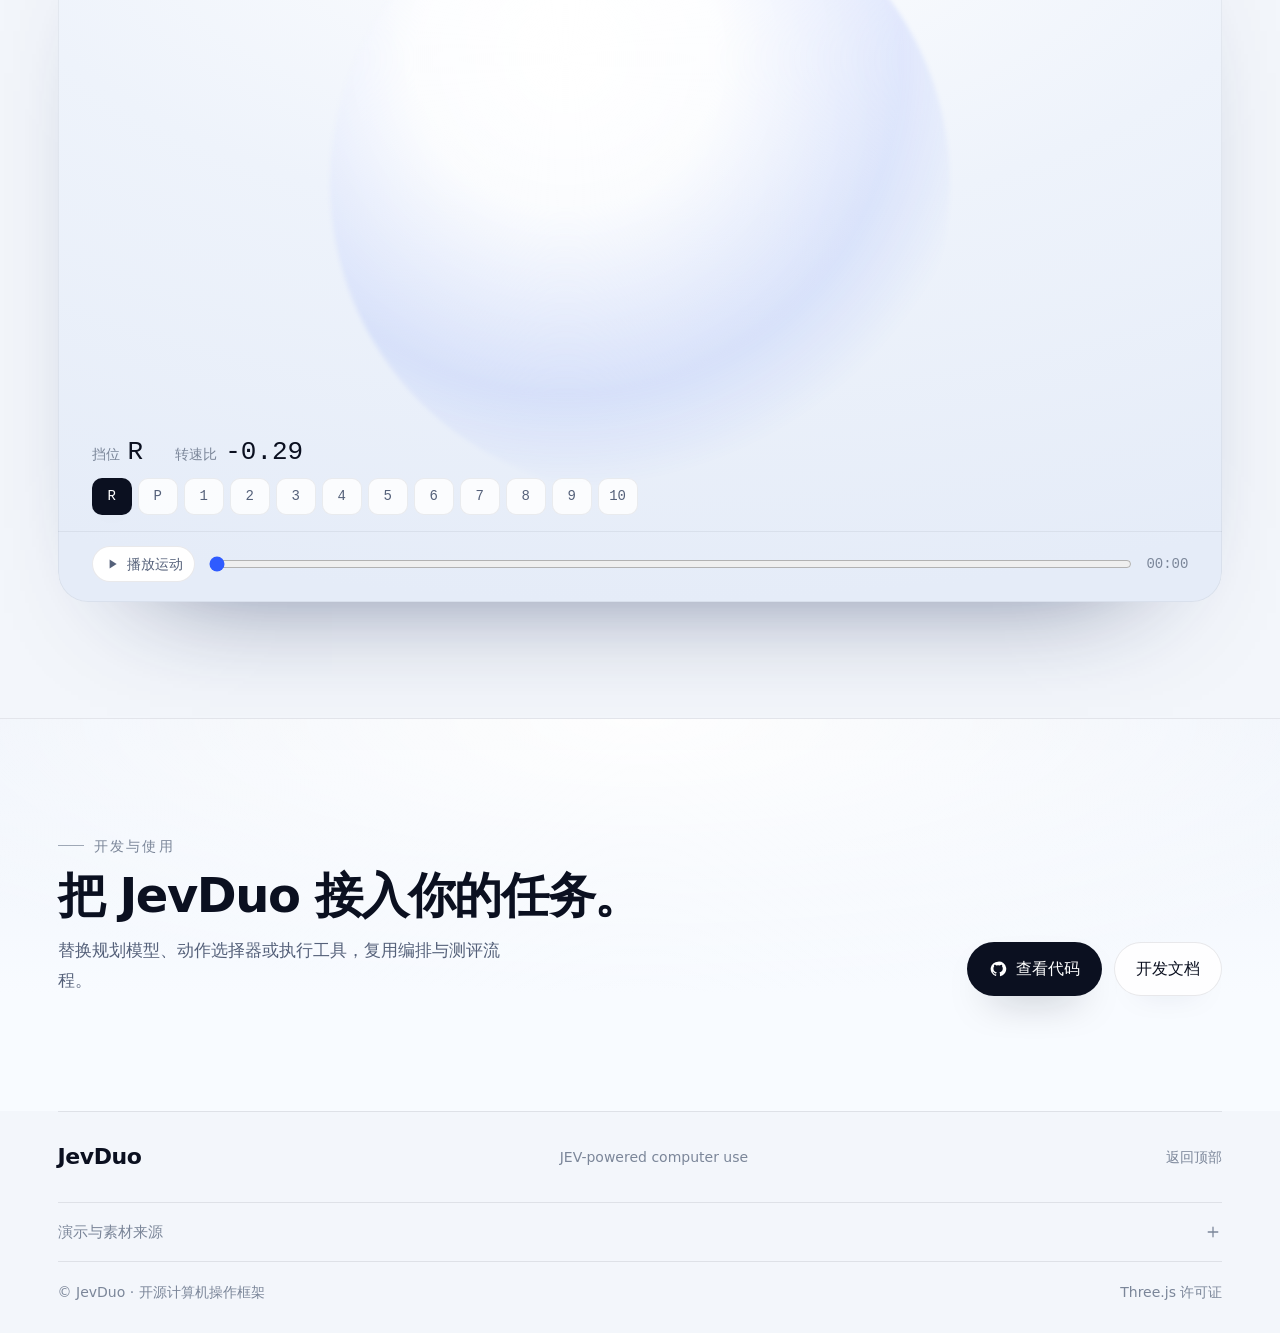
<file: preview/harness-v9-opus/index.html>
<!doctype html>
<html lang='zh-CN' data-assets='../../assets/'>
<head>
<meta charset='utf-8'>
<meta name='viewport' content='width=device-width, initial-scale=1'>
<meta name='description' content='JevDuo：慢模型规划子目标，Router 分派执行器，JEV 在共享 runtime 中连续选择动作。'>
<meta name='theme-color' content='#f3f6fb'>
<meta name='color-scheme' content='light'>
<title>JevDuo — JEV-powered computer use</title>
<link rel='icon' href='data:image/svg+xml,%3Csvg xmlns=%22http://www.w3.org/2000/svg%22 viewBox=%220 0 32 32%22%3E%3Crect width=%2232%22 height=%2232%22 rx=%229%22 fill=%22%230b1020%22/%3E%3Cpath d=%22M18.9 5.1 9.8 18.4h6.2L14.2 27l9.4-13.4h-6.2z%22 fill=%22%23fff%22/%3E%3C/svg%3E'>
<link rel='preload' href='assembly-poster.png' as='image'>
<link rel='stylesheet' href='showcase.css'>
<link rel='stylesheet' href='responsive.css'>
<script defer src='../../assets/three.js'></script>
<script defer src='../../assets/viewer.js'></script>
<script defer src='story.js'></script>
<script defer src='showcase.js'></script>
</head>
<body>
<svg class='symbols' aria-hidden='true' xmlns='http://www.w3.org/2000/svg'>
<symbol id='i-bolt' viewBox='0 0 24 24'><path fill='currentColor' d='M13.9 2.6 5.7 14.2h4.8l-1 7.2 8.2-11.6h-4.8l1-7.2Z'/></symbol>
<symbol id='i-file' viewBox='0 0 24 24'><g fill='none' stroke='currentColor' stroke-width='1.6' stroke-linecap='round' stroke-linejoin='round'><path d='M13.9 3H7.8A1.8 1.8 0 0 0 6 4.8v14.4A1.8 1.8 0 0 0 7.8 21h8.4a1.8 1.8 0 0 0 1.8-1.8V7.1L13.9 3Z'/><path d='M13.9 3v4.1h4.1M9.2 13.2h5.6M9.2 17h3.6'/></g></symbol>
<symbol id='i-brain' viewBox='0 0 24 24'><g fill='none' stroke='currentColor' stroke-width='1.6' stroke-linecap='round' stroke-linejoin='round'><path d='M10.2 3.6A3.3 3.3 0 0 0 6.7 7a3.4 3.4 0 0 0-.8 6.4 3.5 3.5 0 0 0 4.3 5.9h2.4V3.6h-2.4Z'/><path d='M13.8 3.6A3.3 3.3 0 0 1 17.3 7a3.4 3.4 0 0 1 .8 6.4 3.5 3.5 0 0 1-4.3 5.9h-2.4'/><path d='M12 3.6v16.2'/></g></symbol>
<symbol id='i-cursor' viewBox='0 0 24 24'><path fill='none' stroke='currentColor' stroke-width='1.6' stroke-linecap='round' stroke-linejoin='round' d='M6.6 3.9 19.4 12.2l-6.1 1.2-2.5 6-4.2-15.5Z'/></symbol>
<symbol id='i-terminal' viewBox='0 0 24 24'><g fill='none' stroke='currentColor' stroke-width='1.6' stroke-linecap='round' stroke-linejoin='round'><rect x='3' y='4.6' width='18' height='14.8' rx='3'/><path d='m7.8 9.8 2.8 2.4-2.8 2.4M13 14.8h3.2'/></g></symbol>
<symbol id='i-grid' viewBox='0 0 24 24'><g fill='none' stroke='currentColor' stroke-width='1.6'><rect x='3.6' y='3.6' width='7' height='7' rx='1.8'/><rect x='13.4' y='3.6' width='7' height='7' rx='1.8'/><rect x='3.6' y='13.4' width='7' height='7' rx='1.8'/><rect x='13.4' y='13.4' width='7' height='7' rx='1.8'/></g></symbol>
<symbol id='i-eye' viewBox='0 0 24 24'><g fill='none' stroke='currentColor' stroke-width='1.6' stroke-linecap='round' stroke-linejoin='round'><path d='M2.6 12S6.6 5.9 12 5.9 21.4 12 21.4 12 17.4 18.1 12 18.1 2.6 12 2.6 12Z'/><circle cx='12' cy='12' r='2.7'/></g></symbol>
<symbol id='i-check' viewBox='0 0 24 24'><path fill='none' stroke='currentColor' stroke-width='1.8' stroke-linecap='round' stroke-linejoin='round' d='m5.4 12.4 4.2 4.2L18.8 7.4'/></symbol>
<symbol id='i-refresh' viewBox='0 0 24 24'><g fill='none' stroke='currentColor' stroke-width='1.6' stroke-linecap='round' stroke-linejoin='round'><path d='M20 8.4A8.4 8.4 0 1 0 20.8 14'/><path d='M20 3.4v5.2h-5.2'/></g></symbol>
<symbol id='i-play' viewBox='0 0 24 24'><path fill='currentColor' d='M8.4 5.2 19 12 8.4 18.8V5.2Z'/></symbol>
<symbol id='i-pause' viewBox='0 0 24 24'><g fill='none' stroke='currentColor' stroke-width='2' stroke-linecap='round'><path d='M9 5.4v13.2M15 5.4v13.2'/></g></symbol>
<symbol id='i-plus' viewBox='0 0 24 24'><g fill='none' stroke='currentColor' stroke-width='1.7' stroke-linecap='round'><path d='M12 5.6v12.8M5.6 12h12.8'/></g></symbol>
<symbol id='i-github' viewBox='0 0 24 24'><path fill='currentColor' d='M12 2.2a9.8 9.8 0 0 0-3.1 19.1c.5.1.7-.2.7-.5v-1.7c-2.7.6-3.3-1.3-3.3-1.3-.4-1.1-1.1-1.4-1.1-1.4-.9-.6.1-.6.1-.6 1 .1 1.5 1 1.5 1 .9 1.5 2.3 1.1 2.9.8.1-.6.4-1.1.7-1.3-2.2-.2-4.5-1.1-4.5-4.9 0-1.1.4-2 1-2.6-.1-.3-.4-1.3.1-2.6 0 0 .8-.3 2.7 1a9.4 9.4 0 0 1 4.9 0c1.9-1.3 2.7-1 2.7-1 .5 1.3.2 2.3.1 2.6.6.6 1 1.5 1 2.6 0 3.8-2.3 4.7-4.5 4.9.4.3.7.9.7 1.9v2.8c0 .3.2.6.7.5A9.8 9.8 0 0 0 12 2.2Z'/></symbol>
</svg>
<a class='skip-link' href='#architecture'>跳到正文</a>
<header class='header' id='site-header'>
  <div class='header-inner shell'>
    <a class='brand' href='#top' aria-label='JevDuo 首页'><span class='brand-mark'><svg class='ico'><use href='#i-bolt'/></svg></span><span class='brand-word'>JevDuo</span></a>
    <nav class='nav' aria-label='主导航'><a href='#architecture'>架构</a><a href='#execution'>执行</a><a href='#film'>案例</a></nav>
    <a class='github-link' href='https://github.com/AI45Lab/JevDuo' target='_blank' rel='noopener'><svg class='ico'><use href='#i-github'/></svg><span>GitHub</span></a>
  </div>
  <span class='header-progress' aria-hidden='true'></span>
</header>
<main id='top'>
  <div class='opening' id='opening'>
    <div class='sky' aria-hidden='true'><span class='sky-a'></span><span class='sky-b'></span><span class='sky-grid'></span></div>
    <div class='assembly-stage' id='assembly-stage'>
      <div class='model-aura' aria-hidden='true'></div>
      <div class='model-canvas' id='hero-model-mount' role='img' aria-label='逐零件装配的三维模型，可拖动旋转'>
        <img class='assembly-poster' src='assembly-poster.png' alt=''>
        <span class='scene-loading' id='hero-model-loading' role='status'>正在加载装配模型</span>
      </div>
      <div class='model-floor' aria-hidden='true'></div>
    </div>
    <section class='hero' id='story' aria-labelledby='hero-title'>
      <div class='hero-scrim' aria-hidden='true'></div>
      <div class='shell hero-foot'>
        <h1 class='hero-title' id='hero-title'><span class='hero-title-in'>JevDuo</span></h1>
        <p class='hero-sub'>慢模型定子目标，Router 分派执行器，<br>JEV 连续选择动作。</p>
      </div>
      <div class='hero-rail' aria-hidden='true'><i></i></div>
    </section>
  </div>

  <section class='arch-section' id='architecture' aria-labelledby='architecture-title'>
    <div class='rail-flow' aria-hidden='true'><i></i></div>
    <div class='shell'>
      <header class='section-lead arch-lead'>
        <p class='eyebrow'>工作方式</p>
        <h2 id='architecture-title'>慢模型定子目标，<br>Router 决定谁执行。</h2>
        <p class='lead'>一次只走一条路。子目标、执行回执与最新观察，都回到同一个 runtime。</p>
      </header>
      <div class='architecture-board' id='architecture-board' data-route='gui' data-phase='idle'>
        <div class='board-light' aria-hidden='true'></div>
        <div class='arch-input' id='arch-input'>
          <span class='node-orb' aria-hidden='true'><svg class='ico'><use href='#i-file'/></svg></span>
          <span class='node-copy'><strong>用户任务</strong><span>原始要求与最新观察</span></span>
        </div>
        <div class='arch-planner' id='arch-slow'>
          <span class='planner-aurora' aria-hidden='true'></span>
          <p class='planner-kicker'><i class='pulse-dot' aria-hidden='true'></i>慢模型</p>
          <p class='planner-title'>规划一个有界子目标</p>
          <p class='planner-sub'>目标、输入与停止条件都在这一次规划里确定。</p>
        </div>
        <div class='router' id='arch-router'>
          <span class='router-ring ring-a' aria-hidden='true'></span>
          <span class='router-ring ring-b' aria-hidden='true'></span>
          <span class='router-sweep' aria-hidden='true'></span>
          <span class='router-arm' aria-hidden='true'></span>
          <div class='router-core'>
            <span class='router-name'>Router</span>
            <span class='router-capsule' id='arch-goal'><em>当前子目标</em><b>装好支架模块，保存当前工程</b></span>
            <span class='router-exit'><em>当前出口</em><strong id='router-selection'>JEV · GUI</strong></span>
          </div>
        </div>
        <button class='gate gate-gui' id='arch-jev' data-route='gui' aria-pressed='true'>
          <span class='gate-mark' aria-hidden='true'><svg class='ico'><use href='#i-cursor'/></svg></span>
          <span class='gate-copy'><strong>JEV · GUI</strong><span>在子目标内连续选择动作</span></span>
        </button>
        <button class='gate gate-cli' id='arch-cli' data-route='cli' aria-pressed='false'>
          <span class='gate-mark' aria-hidden='true'><svg class='ico'><use href='#i-terminal'/></svg></span>
          <span class='gate-copy'><strong>慢模型 · CLI</strong><span>给出代码与命令</span></span>
        </button>
        <button class='gate gate-ext' id='arch-extension' data-route='extension' aria-pressed='false'>
          <span class='gate-mark' aria-hidden='true'><svg class='ico'><use href='#i-grid'/></svg></span>
          <span class='gate-copy'><strong>扩展执行器</strong><span>注册新的工具接口</span></span>
        </button>
        <div class='runtime' id='arch-runtime'>
          <span class='runtime-name'>共享 runtime</span>
          <ol class='runtime-stops'>
            <li data-stop='exec' style='--i:0'><svg class='ico'><use href='#i-cursor'/></svg><strong>工具执行</strong><span>动作落在桌面</span></li>
            <li data-stop='observe' style='--i:1'><svg class='ico'><use href='#i-eye'/></svg><strong>新观察</strong><span>截图与可用目标</span></li>
            <li data-stop='receipt' style='--i:2'><svg class='ico'><use href='#i-refresh'/></svg><strong>回执</strong><span>结果与最新观察</span></li>
          </ol>
        </div>
        <div class='return-group'>
          <div class='arch-evidence' id='arch-evidence'><svg class='ico'><use href='#i-check'/></svg><span>结果与最新观察</span></div>
          <p class='arch-return'><strong>完成 · 遇阻 · 预算到达</strong><span>回到慢模型核验，再继续、调整或结束。</span></p>
        </div>
        <svg class='arch-track' aria-hidden='true'>
          <defs><marker id='arch-arrow' viewBox='0 0 8 8' refX='6.4' refY='4' markerWidth='7' markerHeight='7' orient='auto'><path d='M1.4 1.6 6.2 4 1.4 6.4' fill='none' stroke='currentColor' stroke-width='1.5' stroke-linecap='round' stroke-linejoin='round'/></marker></defs>
          <g id='arch-wires'></g>
          <g id='arch-pulses'></g>
        </svg>
      </div>
    </div>
  </section>

  <section class='execution-section' id='execution' aria-labelledby='execution-title'>
    <div class='rail-flow' aria-hidden='true'><i></i></div>
    <div class='shell'>
      <header class='section-lead exec-lead'>
        <div class='lead-main'>
          <p class='eyebrow'>GUI 路线 · 局部展开</p>
          <h2 id='execution-title'>一个子目标，<br>五次选择。</h2>
          <p class='lead'>慢模型只给子目标与必需输入。之后的每一步，JEV 读最新截图，在候选动作里选一个。</p>
        </div>
        <p class='exec-status'><i class='status-dot' aria-hidden='true'></i><span id='slow-status'>子目标已下发</span></p>
      </header>
      <div class='theater' id='execution-theater' data-phase='execution' data-blocked='false'>
        <div class='contract'>
          <p class='contract-kicker'>慢模型 · 子目标</p>
          <p class='contract-goal'>装好支架模块，<br>保存当前工程。</p>
          <dl class='contract-io'>
            <div><dt>输入</dt><dd>零件编号 64179</dd></div>
            <div><dt>返回</dt><dd>完成 · 遇阻 · 预算到达</dd></div>
          </dl>
          <div class='contract-foot'>
            <p class='contract-state'><span>状态</span><span id='plan-state'>等待本段执行结果</span></p>
            <p class='goal-step' id='goal-step'>第 1 / 5 步</p>
          </div>
        </div>
        <div class='observe'>
          <div class='observe-head'><strong id='work-title'>JEV 选择下一动作</strong><span id='observation-text'>搜索框已出现在当前观察中</span></div>
          <div class='screen' id='mini-screen'>
            <span class='screen-tag'>当前观察 · 示意</span>
            <div class='screen-search' id='mini-search'><svg class='ico'><use href='#i-eye'/></svg><span id='mini-search-value'>零件编号</span><i class='caret' aria-hidden='true'></i></div>
            <div class='screen-results' id='mini-parts' aria-hidden='true'><span class='part part-a'></span><span class='part part-b'></span><span class='part part-c'></span></div>
            <div class='screen-canvas'><span class='placed' id='placed-part' aria-hidden='true'></span><span class='canvas-note' id='mini-canvas-status'>当前工程</span><span class='saved' id='saved-mark'><svg class='ico'><use href='#i-check'/></svg>已保存</span></div>
          </div>
          <p class='receipt' id='receipt'><svg class='ico'><use href='#i-refresh'/></svg><span id='receipt-text'>执行后读回：搜索框已激活</span><em>执行反馈</em></p>
        </div>
        <div class='decision'>
          <div class='decision-head'><strong id='decision-title'>JEV 候选选择</strong><span class='dist-note'>示意分布 · 非实测置信度</span></div>
          <div class='local-choice' id='local-choice'></div>
          <div class='result-line'><span id='selection-caption'>本次选择</span><strong id='selected-action'>点击零件搜索框</strong></div>
        </div>
      </div>
      <div class='theater-foot'>
        <div class='beads' id='action-beads' aria-label='查看具体动作'></div>
        <div class='theater-controls'>
          <button class='ghost' id='loop-block'>遇阻时如何返回</button>
          <button class='icon-btn' id='loop-replay' aria-label='重播执行流程'><svg class='ico'><use href='#i-refresh'/></svg></button>
          <button class='icon-btn primary' id='loop-play' aria-label='播放执行流程'><svg class='ico'><use href='#i-play'/></svg></button>
        </div>
      </div>
    </div>
  </section>

  <section class='film-section' id='film' aria-labelledby='film-title'>
    <div class='shell'>
      <header class='section-lead film-lead'>
        <div class='lead-main'>
          <p class='eyebrow'>装配案例</p>
          <h2 id='film-title'>从任务分工，<br>到成果交付。</h2>
        </div>
        <a class='text-link' href='../../downloads/JevDuo-v16-4K.mp4' download>下载影片（4K）</a>
      </header>
      <figure class='film-figure'>
        <video id='film-player' controls playsinline preload='none' poster='../../assets/film-v16-poster.jpg' aria-label='JevDuo 工作流程影片'>
          <source src='../../assets/jevduo-film-v16-1080p.mp4' type='video/mp4'>
          此浏览器无法播放，可下载影片查看。
        </video>
        <figcaption>历史 NorthCUA / Studio 记录 · 影片中的 JEV 环节为机制示意</figcaption>
      </figure>
      <details class='records' id='execution-records'>
        <summary>
          <span class='record-icon' aria-hidden='true'><svg class='ico'><use href='#i-grid'/></svg></span>
          <span class='record-copy'><strong>桌面操作回放</strong><span>查看模块装配与总装过程</span></span>
          <span class='record-toggle' aria-hidden='true'><svg class='ico'><use href='#i-plus'/></svg></span>
        </summary>
        <div class='record-content'>
          <div class='case-workspace' id='case-workspace'>
            <div class='workspace-toolbar'>
              <div class='workspace-title-row'><strong id='workspace-title'>主体与主传动</strong><span id='workspace-phase'>开始装配</span></div>
              <button id='grid-toggle' aria-pressed='false'><svg class='ico'><use href='#i-grid'/></svg>并排查看</button>
            </div>
            <div class='workspace-display' id='workspace-display'></div>
            <div class='workspace-tabs' role='tablist' aria-label='切换装配模块' id='workspace-tabs'></div>
            <div class='workspace-transport'>
              <button id='case-play' class='round-play' aria-label='播放桌面回放'><svg class='ico'><use href='#i-play'/></svg></button>
              <input id='case-seek' type='range' min='0' max='203' step='0.1' value='0' aria-label='调整桌面回放进度'>
              <output id='case-clock'>00:00 / 03:23</output>
              <select id='case-speed' aria-label='桌面回放倍速'><option value='1'>1×</option><option value='2' selected>2×</option><option value='4'>4×</option><option value='8'>8×</option></select>
            </div>
          </div>
          <div class='chapter-jumps' aria-label='跳转装配阶段'>
            <button data-case-time='0'>开始装配</button>
            <button data-case-time='85'>查看模块</button>
            <button data-case-time='180'>进入总装</button>
          </div>
          <p class='case-note'>回放按模块装配进度对齐，不作为 JEV 的性能对照。</p>
        </div>
      </details>
    </div>
  </section>

  <section class='result-section' id='result' aria-labelledby='result-title'>
    <div class='shell'>
      <header class='section-lead result-lead'>
        <div class='lead-main'>
          <p class='eyebrow'>交互查看</p>
          <h2 id='result-title'>查看装配结果。</h2>
        </div>
        <p class='lead'>旋转模型，选择挡位，播放运动回放。</p>
      </header>
      <div class='viewer'>
        <div class='viewer-tools'>
          <div class='seg' role='group' aria-label='视角'>
            <button data-view='overall' aria-pressed='true'>全貌</button>
            <button data-view='shift' aria-pressed='false'>换挡结构</button>
            <button data-view='output' aria-pressed='false'>输出侧</button>
          </div>
          <div class='seg seg-tools'>
            <button id='model-zoom-out' aria-label='缩小'>−</button>
            <button id='model-zoom-in' aria-label='放大'>＋</button>
            <button id='model-xray' aria-pressed='false'>透视</button>
          </div>
        </div>
        <div id='model-mount' class='model-mount' role='img' aria-label='拖动旋转装配结果模型'>
          <span class='model-loading' id='model-loading'>加载模型…</span>
        </div>
        <div class='viewer-readout'><span>挡位<strong id='model-gear'>R</strong></span><span>转速比<strong id='model-ratio'>—</strong></span></div>
        <div id='gear-controls' class='gear-controls' aria-label='选择挡位'></div>
        <div class='model-transport'>
          <button id='model-play' aria-label='播放运动回放'><svg class='ico'><use href='#i-play'/></svg>播放运动</button>
          <input id='model-seek' type='range' min='0' max='59.2' step='0.05' value='0' aria-label='调整运动回放进度'>
          <output id='model-clock'>00:00</output>
        </div>
      </div>
    </div>
  </section>

  <section class='closing' aria-labelledby='closing-title'>
    <div class='shell closing-inner'>
      <div>
        <p class='eyebrow'>开发与使用</p>
        <h2 id='closing-title'>把 JevDuo 接入你的任务。</h2>
        <p class='lead'>替换规划模型、动作选择器或执行工具，复用编排与测评流程。</p>
      </div>
      <div class='closing-actions'>
        <a class='btn primary' href='https://github.com/AI45Lab/JevDuo' target='_blank' rel='noopener'><svg class='ico'><use href='#i-github'/></svg>查看代码</a>
        <a class='btn' href='https://github.com/AI45Lab/JevDuo/blob/dev/docs/ORCHESTRATION.md' target='_blank' rel='noopener'>开发文档</a>
      </div>
    </div>
  </section>
</main>
<footer class='footer'>
  <div class='shell'>
    <div class='footer-top'>
      <a class='brand' href='#top' aria-label='返回顶部'><span class='brand-word'>JevDuo</span></a>
      <span class='footer-tag'>JEV-powered computer use</span>
      <a class='footer-top-link' href='#top'>返回顶部</a>
    </div>
    <details class='footer-sources'>
      <summary>演示与素材来源<span class='footer-plus' aria-hidden='true'><svg class='ico'><use href='#i-plus'/></svg></span></summary>
      <div class='source-copy'>
        <p>架构依据 JevDuo 的慢模型编排、子目标契约、执行器注册与共享 runtime。局部执行流程与百分比分布为前端示意，不调用真实模型；分布不是实测或校准后的置信度，也不构成时间、token 或准确率的实测对比。</p>
        <p>影片与桌面回放复用历史 NorthCUA / BrickLink Studio 记录。影片中的 JEV 环节用于说明机制，不代表 JEV 已完成该装配任务。模块录像按装配进度对齐，不代表同一时刻，也不表示框架默认自动四并发。</p>
        <p>页面模型重建自已有装配成果，运动采用已有 MuJoCo 理想约束记录，不替代全零件接触、干涉检测或实物验证。Three.js 使用 MIT 许可证。</p>
      </div>
    </details>
    <div class='footer-bottom'>
      <span>© JevDuo · 开源计算机操作框架</span>
      <a href='../../THREE-LICENSE.txt'>Three.js 许可证</a>
    </div>
  </div>
</footer>
</body>
</html>
</file>
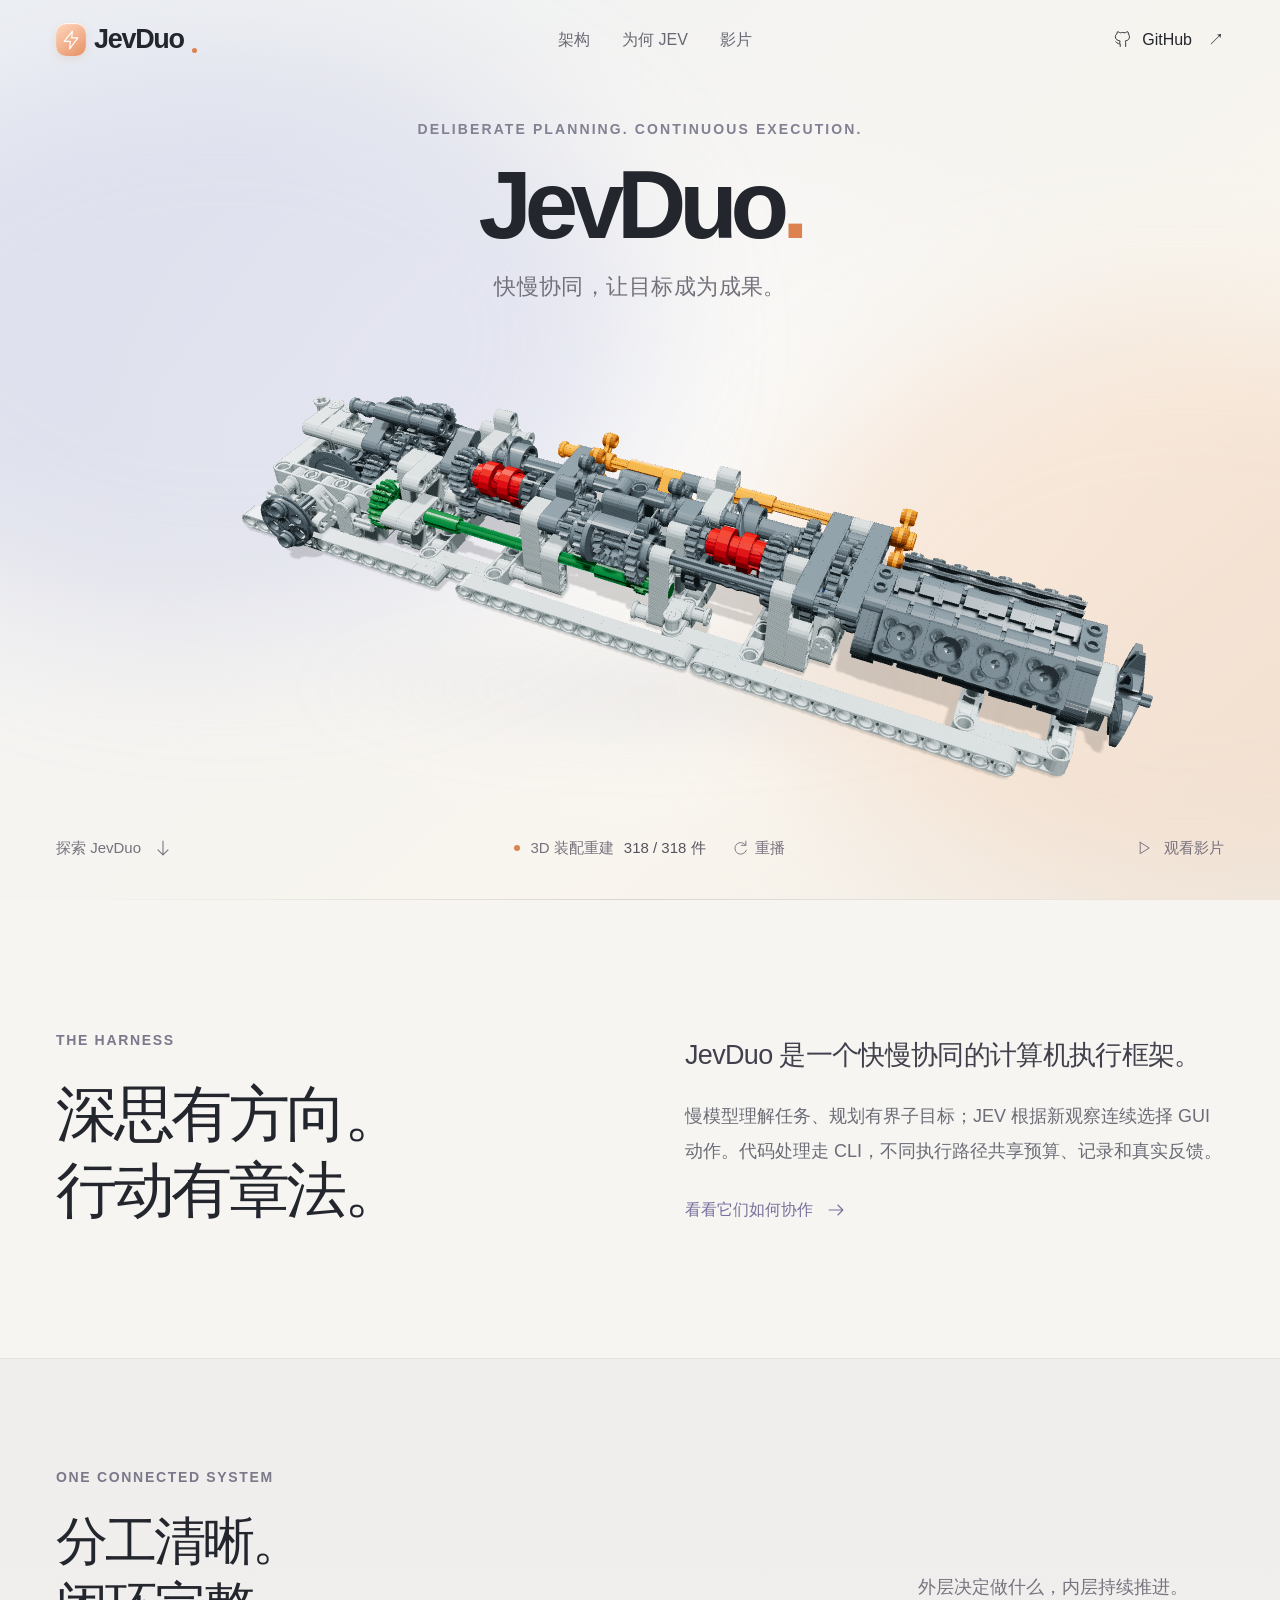
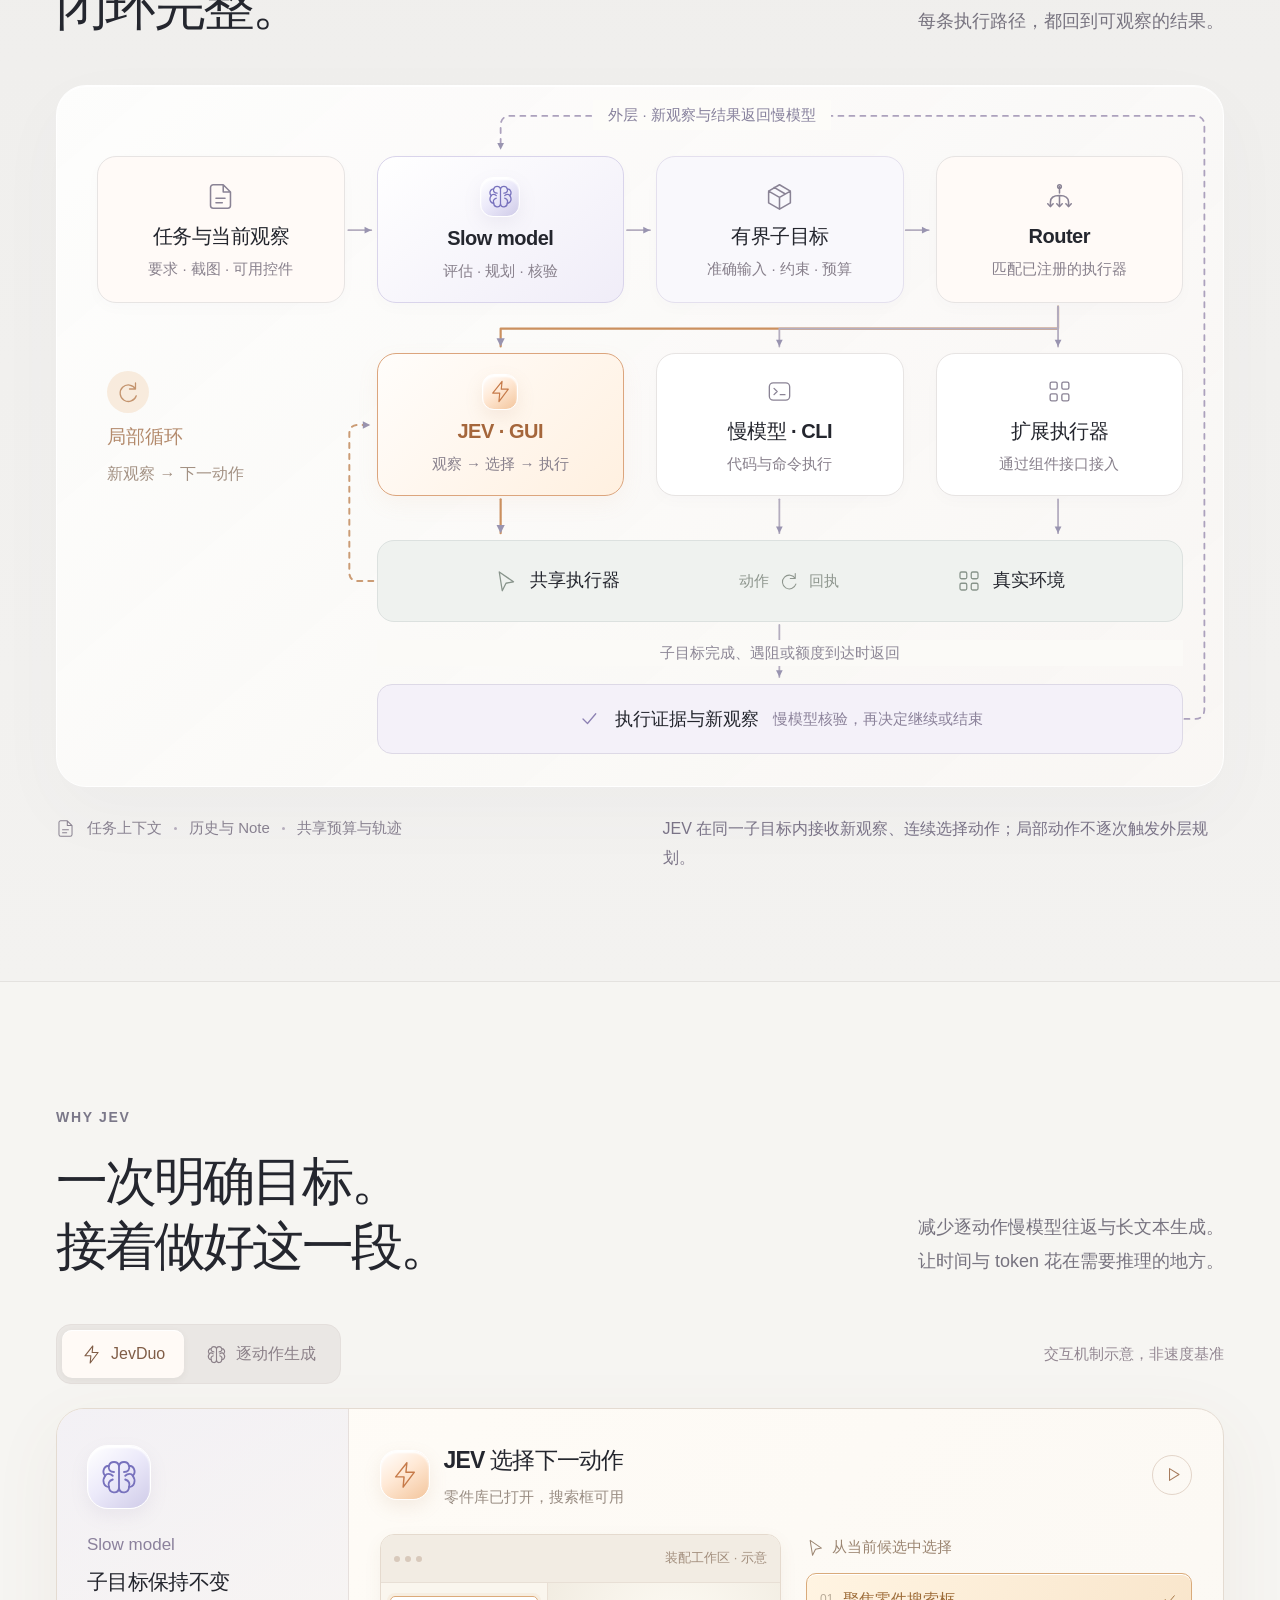
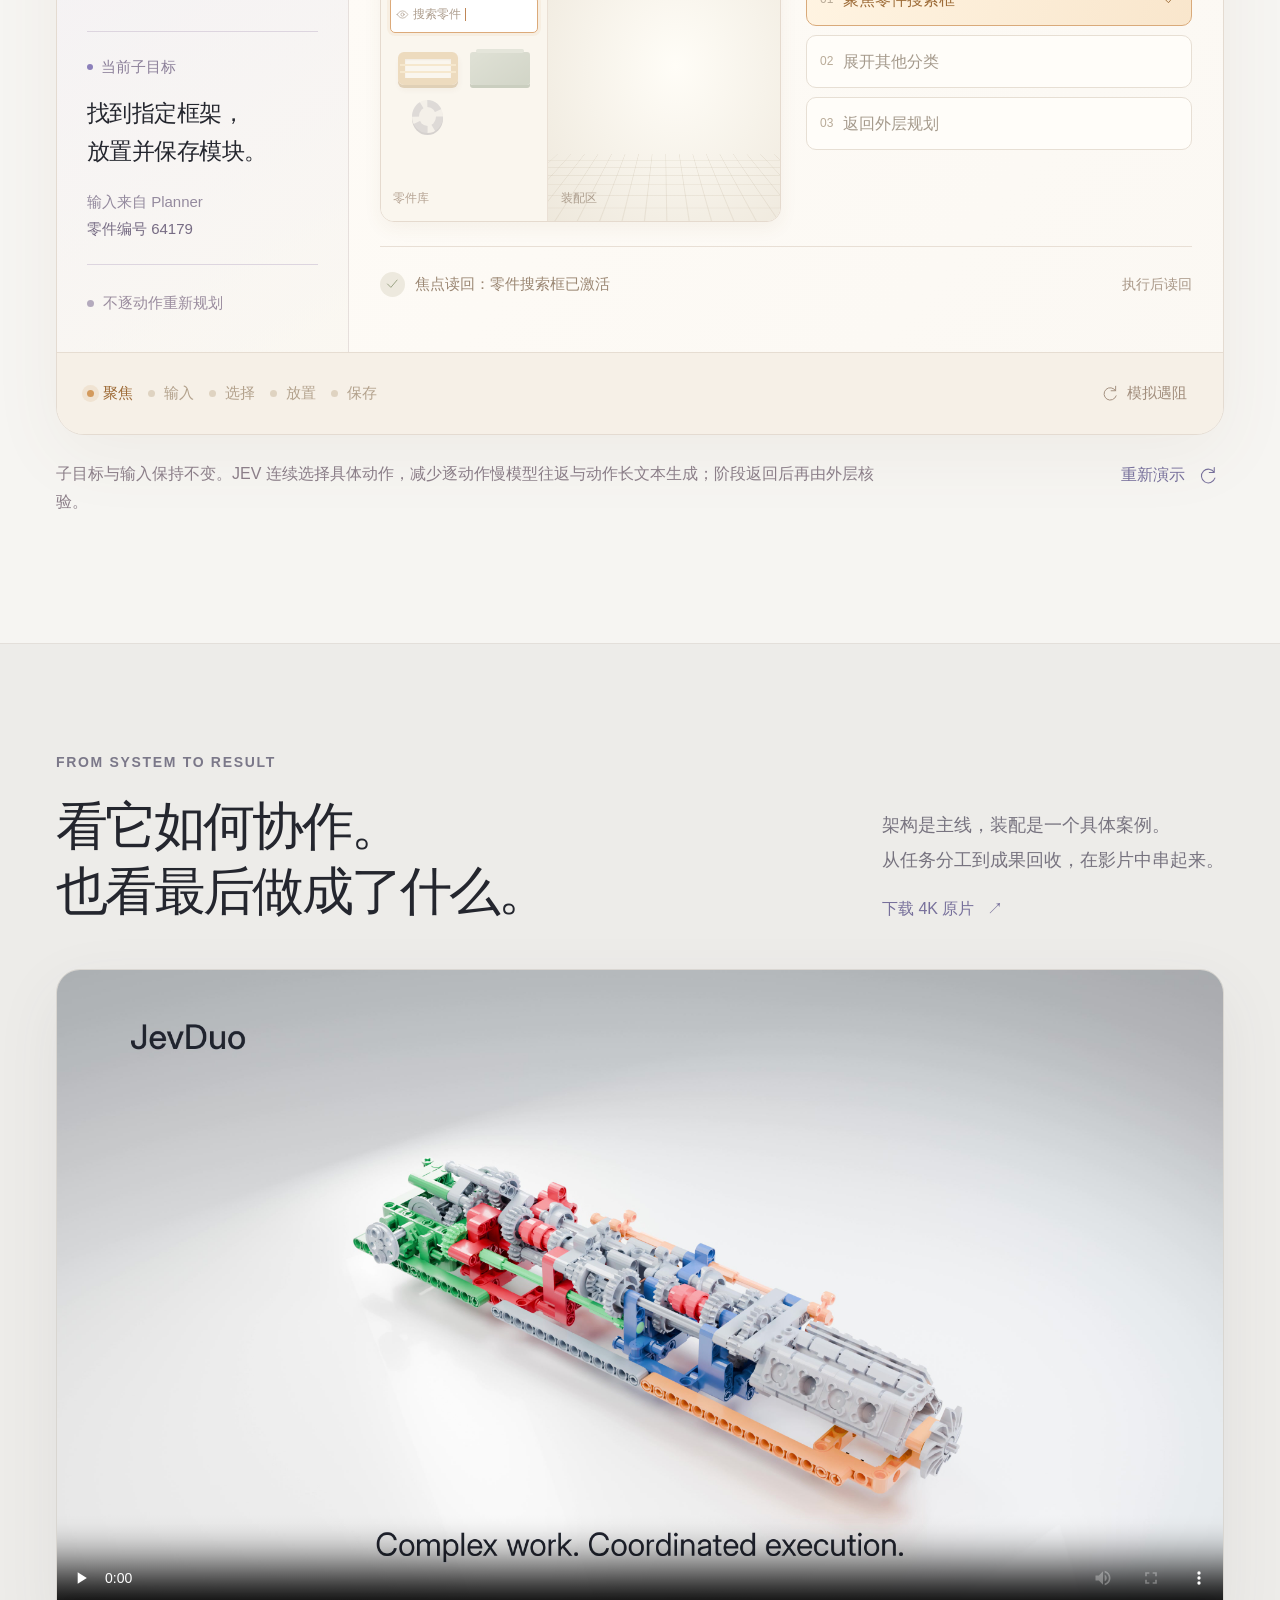
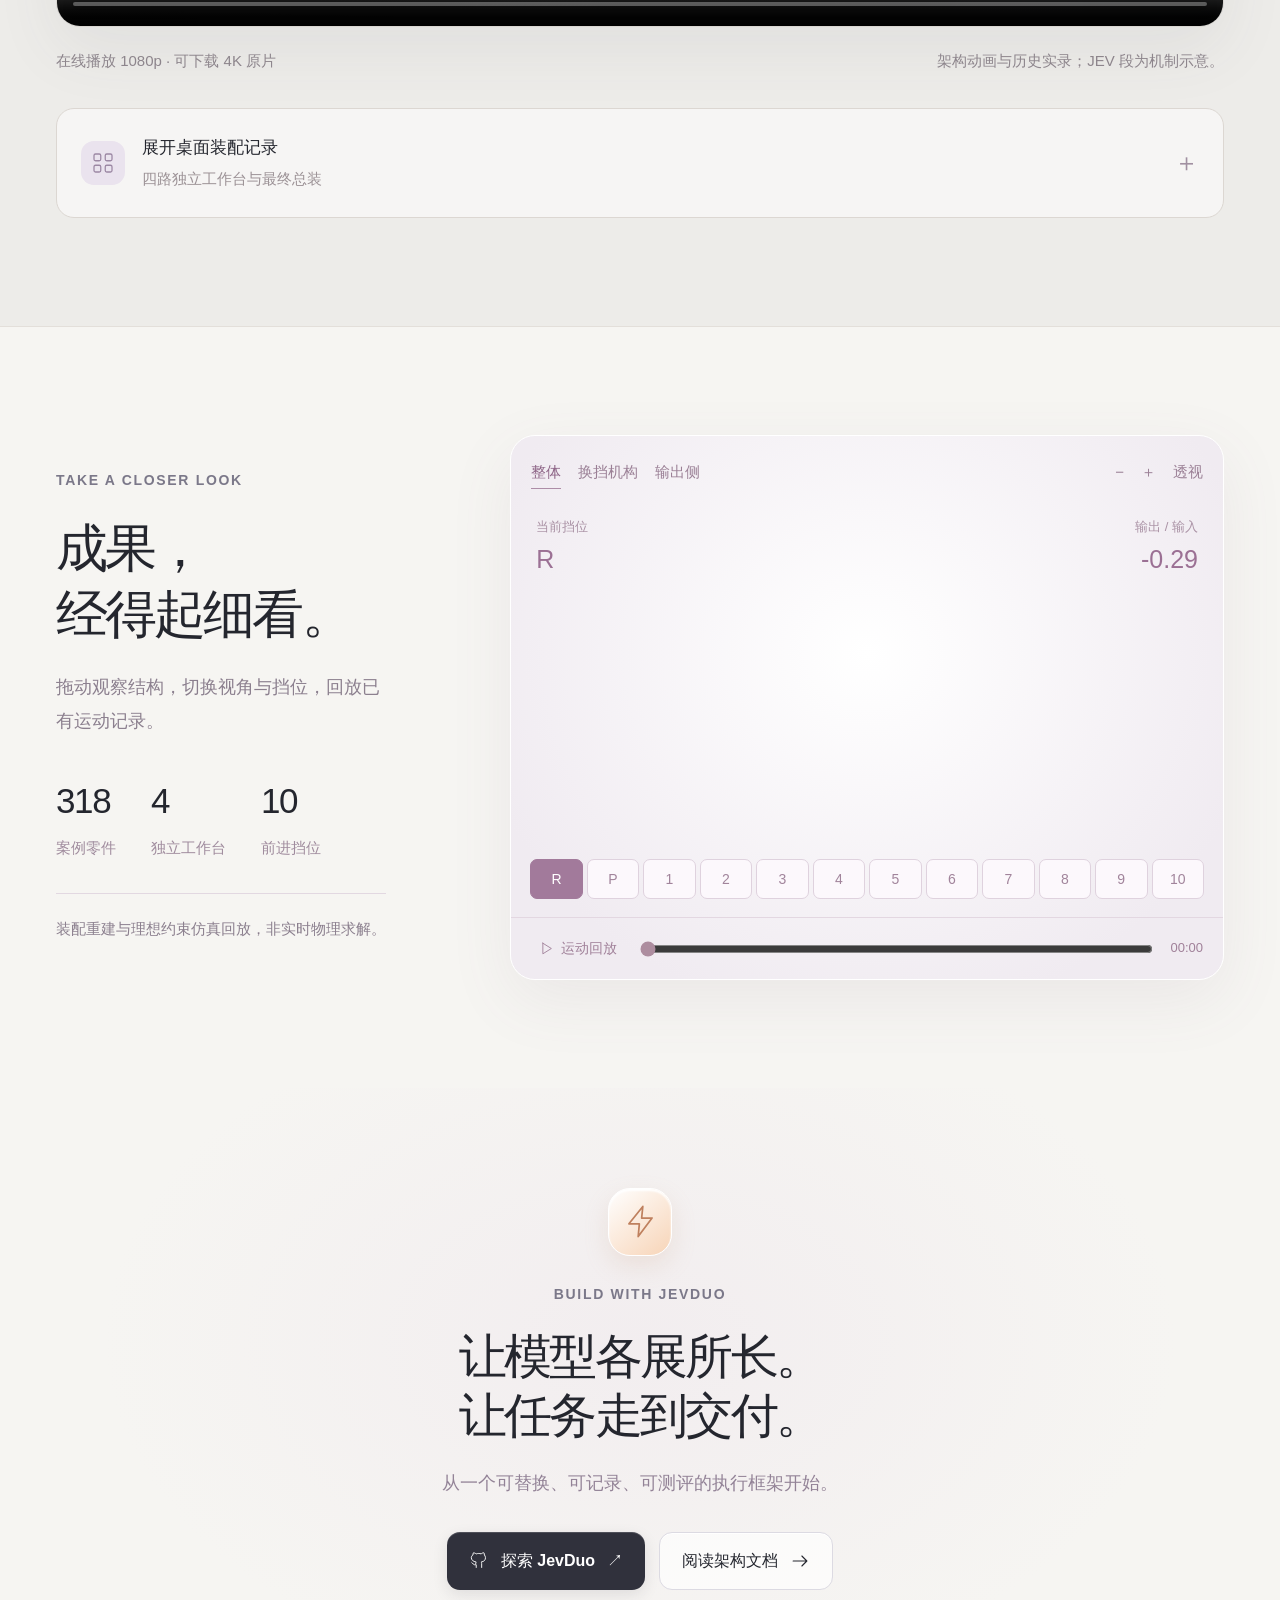
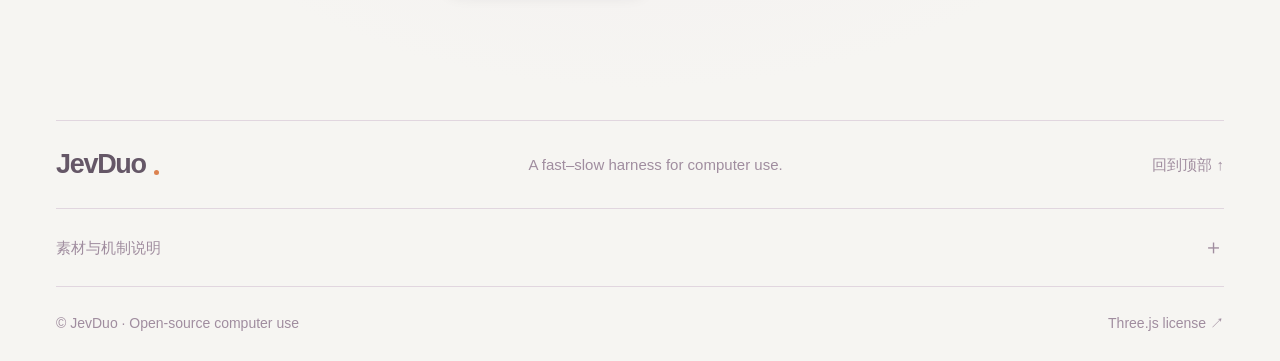
<file: preview/harness/index.html>
<!doctype html>
<html lang="zh-CN" data-assets="../../assets/">
<head>
  <meta charset="utf-8">
  <meta name="viewport" content="width=device-width, initial-scale=1">
  <meta name="description" content="JevDuo：快慢协同的计算机执行框架。慢模型规划有界子目标，JEV 连续选择 GUI 动作，CLI 与 GUI 共享执行反馈。">
  <meta name="theme-color" content="#f6f5f2">
  <title>JevDuo — Deliberate planning. Continuous execution.</title>
  <link rel="icon" href="data:image/svg+xml,%3Csvg xmlns='http://www.w3.org/2000/svg' viewBox='0 0 32 32'%3E%3Crect width='32' height='32' rx='9' fill='%23e88353'/%3E%3Cpath d='m18 4-11 14h8l-1 10 11-15h-8z' fill='%23fff'/%3E%3C/svg%3E">
  <link rel="preload" href="assembly-poster.png" as="image">
  <link rel="stylesheet" href="showcase.css">
  <link rel="stylesheet" href="responsive.css">
  <script defer src="../../assets/three.js"></script>
  <script defer src="../../assets/viewer.js"></script>
  <script defer src="story.js"></script>
  <script defer src="showcase.js"></script>
</head>
<body>
  <svg class="symbols" aria-hidden="true" xmlns="http://www.w3.org/2000/svg">
    <symbol id="i-brain" viewBox="0 0 32 32"><path d="M16 7c-1-4-7-4-8 0-4 0-6 5-3 8-3 4-1 9 3 9 0 5 7 6 8 1 1 5 8 4 8-1 4 0 6-5 3-9 3-3 1-8-3-8-1-4-7-4-8 0Z"/><path d="M16 7v18M8 7c-1 3 1 5 4 5M5 15c1-2 4-2 6 0M8 24c-1-3 0-5 3-6M24 7c1 3-1 5-4 5M27 15c-1-2-4-2-6 0M24 24c1-3 0-5-3-6"/></symbol>
    <symbol id="i-bolt" viewBox="0 0 32 32"><path d="m18 3-12 15h9l-1 11 12-16h-9l1-10Z"/></symbol>
    <symbol id="i-route" viewBox="0 0 32 32"><path d="M16 5v7M6 27v-5c0-4 3-7 10-7s10 3 10 7v5M16 15v12"/><circle cx="16" cy="5" r="2"/><path d="m3 24 3 3 3-3m4 0 3 3 3-3m4 0 3 3 3-3"/></symbol>
    <symbol id="i-terminal" viewBox="0 0 32 32"><rect x="3" y="5" width="26" height="22" rx="5"/><path d="m9 12 4 4-4 4m8 0h6"/></symbol>
    <symbol id="i-cursor" viewBox="0 0 32 32"><path d="m7 4 19 13-10 2-5 10L7 4Z"/></symbol>
    <symbol id="i-check" viewBox="0 0 32 32"><path d="m8 16 6 6L25 9"/></symbol>
    <symbol id="i-eye" viewBox="0 0 32 32"><path d="M3 16S8 7 16 7s13 9 13 9-5 9-13 9S3 16 3 16Z"/><circle cx="16" cy="16" r="4"/></symbol>
    <symbol id="i-refresh" viewBox="0 0 32 32"><path d="M26 12A11 11 0 1 0 27 21M26 4v8h-8"/></symbol>
    <symbol id="i-arrow" viewBox="0 0 32 32"><path d="M5 16h22m-8-8 8 8-8 8"/></symbol>
    <symbol id="i-play" viewBox="0 0 32 32"><path d="m11 6 16 10-16 10V6Z"/></symbol>
    <symbol id="i-grid" viewBox="0 0 32 32"><rect x="4" y="4" width="9" height="9" rx="2"/><rect x="19" y="4" width="9" height="9" rx="2"/><rect x="4" y="19" width="9" height="9" rx="2"/><rect x="19" y="19" width="9" height="9" rx="2"/></symbol>
    <symbol id="i-github" viewBox="0 0 32 32"><path d="M11 28v-5c-6 1-6-3-8-4m18 9v-7c0-2-1-3-1-3 6-1 8-4 8-8 0-2-1-4-2-5 0-2 0-3-1-4-3 0-5 2-5 2-3-1-6-1-9 0 0 0-3-2-5-2-1 1-1 3-1 4-2 1-3 3-3 5 0 4 3 7 9 8 0 0-1 1-1 3" transform="translate(2 2) scale(.87)"/></symbol>
    <symbol id="i-file" viewBox="0 0 32 32"><path d="M19 3H8a3 3 0 0 0-3 3v20a3 3 0 0 0 3 3h16a3 3 0 0 0 3-3V11L19 3Zm0 0v8h8M11 18h10m-10 5h7"/></symbol>
    <symbol id="i-box" viewBox="0 0 32 32"><path d="m16 3 12 7v13l-12 7L4 23V10l12-7ZM4 10l12 7 12-7M16 17v13M10 6l12 7"/></symbol>
  </svg>
  <a class="skip-link" href="#overview">跳到产品介绍</a>
  <header class="header">
    <div class="header-inner shell">
      <a href="#top" class="brand" aria-label="JevDuo 首页"><span class="brand-icon"><svg><use href="#i-bolt"/></svg></span>JevDuo<span class="brand-dot"></span></a>
      <nav aria-label="页面导航"><a href="#architecture">架构</a><a href="#execution">为何 JEV</a><a href="#film">影片</a></nav>
      <a class="github-link" href="https://github.com/AI45Lab/JevDuo" target="_blank" rel="noopener"><svg><use href="#i-github"/></svg> GitHub <span>↗</span></a>
    </div>
  </header>
  <main id="top">
    <section class="hero" id="story" aria-labelledby="hero-title">
      <div class="hero-light hero-light-cool"></div><div class="hero-light hero-light-warm"></div>
      <div class="hero-copy"><p class="eyebrow">DELIBERATE PLANNING. CONTINUOUS EXECUTION.</p><h1 id="hero-title">JevDuo<span>.</span></h1><p>快慢协同，让目标成为成果。</p></div>
      <div class="assembly-stage">
        <div class="model-aura"></div>
        <div id="hero-model-mount"><img class="assembly-poster" src="assembly-poster.png" alt="从零件到完整变速箱的 3D 装配重建"><span id="hero-model-loading">正在载入装配场景</span></div>
      </div>
      <div class="hero-bottom shell"><a class="explore-link" href="#overview">探索 JevDuo <svg><use href="#i-arrow"/></svg></a><div class="assembly-caption"><span class="assembly-dot"></span><span>3D 装配重建</span><strong id="assembly-count">318 件</strong><button id="intro-replay" aria-label="重新播放逐零件拼装"><svg><use href="#i-refresh"/></svg> 重播</button></div><a class="hero-film-link" href="#film"><svg><use href="#i-play"/></svg> 观看影片</a></div>
    </section>

    <section class="overview shell section-pad" id="overview" aria-labelledby="overview-title">
      <div class="overview-heading"><p class="eyebrow">THE HARNESS</p><h2 id="overview-title">深思有方向。<br>行动有章法。</h2></div>
      <div class="overview-copy"><p class="large-copy">JevDuo 是一个快慢协同的计算机执行框架。</p><p>慢模型理解任务、规划有界子目标；JEV 根据新观察连续选择 GUI 动作。代码处理走 CLI，不同执行路径共享预算、记录和真实反馈。</p><a class="text-link" href="#architecture">看看它们如何协作 <svg><use href="#i-arrow"/></svg></a></div>
    </section>

    <section class="architecture-section section-pad" id="architecture" aria-labelledby="architecture-title">
      <div class="shell">
        <div class="section-heading"><div><p class="eyebrow">ONE CONNECTED SYSTEM</p><h2 id="architecture-title">分工清晰。<br>闭环完整。</h2></div><p class="section-intro">外层决定做什么，内层持续推进。<br>每条执行路径，都回到可观察的结果。</p></div>
        <div class="architecture-board" id="architecture-board" data-route="gui">
          <span class="outer-loop-label">外层 · 新观察与结果返回慢模型</span>
          <div class="arch-topline">
            <div class="arch-node arch-input" id="arch-input"><span class="node-icon"><svg><use href="#i-file"/></svg></span><strong>任务与当前观察</strong><p>要求 · 截图 · 可用控件</p></div>
            <div class="arch-node arch-slow" id="arch-slow"><span class="node-icon brain-orb"><svg><use href="#i-brain"/></svg></span><strong>Slow model</strong><p>评估 · 规划 · 核验</p></div>
            <div class="arch-node arch-goal" id="arch-goal"><span class="node-icon"><svg><use href="#i-box"/></svg></span><strong>有界子目标</strong><p>准确输入 · 约束 · 预算</p></div>
            <div class="arch-node arch-router" id="arch-router"><span class="node-icon"><svg><use href="#i-route"/></svg></span><strong>Router</strong><p>匹配已注册的执行器</p></div>
          </div>
          <div class="inner-loop-label"><span class="loop-ring"><svg><use href="#i-refresh"/></svg></span><strong>局部循环</strong><span>新观察 → 下一动作</span></div>
          <div class="arch-lanes" aria-label="执行路径">
            <button class="arch-node arch-lane arch-jev" id="arch-jev" data-route="gui" aria-pressed="true"><span class="node-icon bolt-orb"><svg><use href="#i-bolt"/></svg></span><strong>JEV · GUI</strong><span>观察 → 选择 → 执行</span></button>
            <button class="arch-node arch-lane" id="arch-cli" data-route="cli" aria-pressed="false"><span class="node-icon"><svg><use href="#i-terminal"/></svg></span><strong>慢模型 · CLI</strong><span>代码与命令执行</span></button>
            <button class="arch-node arch-lane" id="arch-extension" data-route="extension" aria-pressed="false"><span class="node-icon"><svg><use href="#i-grid"/></svg></span><strong>扩展执行器</strong><span>通过组件接口接入</span></button>
          </div>
          <div class="arch-runtime" id="arch-runtime"><div><svg><use href="#i-cursor"/></svg><strong>共享执行器</strong></div><span class="runtime-exchange">动作 <svg><use href="#i-refresh"/></svg> 回执</span><div><svg><use href="#i-grid"/></svg><strong>真实环境</strong></div></div>
          <p class="boundary-label">子目标完成、遇阻或额度到达时返回</p>
          <div class="arch-evidence" id="arch-evidence"><svg><use href="#i-check"/></svg><strong>执行证据与新观察</strong><span>慢模型核验，再决定继续或结束</span></div>
          <svg class="architecture-wires" aria-hidden="true"><defs><marker id="arch-arrow" viewBox="0 0 8 8" refX="7" refY="4" markerWidth="5" markerHeight="5" orient="auto"><path d="m1 1 6 3-6 3Z" stroke="none"/></marker></defs><g id="arch-wires"></g></svg>
        </div>
        <div class="architecture-foot"><div class="context-strip"><svg><use href="#i-file"/></svg><span>任务上下文</span><i></i><span>历史与 Note</span><i></i><span>共享预算与轨迹</span></div><p id="route-explanation">JEV 在同一子目标内接收新观察、连续选择动作；局部动作不逐次触发外层规划。</p></div>
      </div>
    </section>

    <section class="execution-section shell section-pad" id="execution" aria-labelledby="execution-title">
      <div class="section-heading"><div><p class="eyebrow">WHY JEV</p><h2 id="execution-title">一次明确目标。<br>接着做好这一段。</h2></div><p class="section-intro">减少逐动作慢模型往返与长文本生成。<br>让时间与 token 花在需要推理的地方。</p></div>
      <div class="execution-controls"><div class="mode-switch" aria-label="比较调用方式"><button data-mode="jev" aria-pressed="true"><svg><use href="#i-bolt"/></svg> JevDuo</button><button data-mode="generated" aria-pressed="false"><svg><use href="#i-brain"/></svg> 逐动作生成</button></div><span class="illustration-label">交互机制示意，非速度基准</span></div>
      <div class="execution-theater" id="execution-theater" data-mode="jev" data-blocked="false">
        <aside class="execution-plan">
          <span class="plan-icon brain-orb"><svg><use href="#i-brain"/></svg></span>
          <span class="plan-name">Slow model</span><strong id="slow-status">子目标已给出</strong>
          <div class="goal-ticket"><span><i></i> 当前子目标</span><strong>找到指定框架，<br>放置并保存模块。</strong><p>输入来自 Planner<br><b>零件编号 64179</b></p></div>
          <div class="plan-state"><span class="status-dot"></span><span id="plan-state">本段无需重新规划</span></div>
        </aside>
        <div class="execution-work">
          <div class="work-heading"><span class="bolt-orb" id="work-icon"><svg><use href="#i-bolt"/></svg></span><div><strong id="work-title">JEV 选择下一动作</strong><span id="observation-text">零件库已打开，等待聚焦搜索框</span></div><button id="loop-play" aria-label="播放连续执行示意"><svg><use href="#i-play"/></svg></button></div>
          <div class="local-workspace">
            <div class="mini-desktop"><div class="mini-titlebar"><span></span><span></span><span></span><strong>装配工作区 · 示意</strong></div><div class="mini-app"><div class="mini-library"><div class="mini-search" id="mini-search"><svg><use href="#i-eye"/></svg><span id="mini-search-value">搜索零件</span><i></i></div><div class="mini-parts" id="mini-parts"><div class="mini-part part-frame"></div><div class="mini-part part-brick"></div><div class="mini-part part-gear"></div></div><span class="library-label">零件库</span></div><div class="mini-canvas"><div class="canvas-grid"></div><div class="placed-part part-frame" id="placed-part"></div><span id="mini-canvas-status">装配区</span><div class="saved-mark" id="saved-mark"><svg><use href="#i-check"/></svg> 已保存</div></div></div></div>
            <div class="decision-panel"><div class="decision-heading"><svg><use href="#i-cursor"/></svg><strong id="decision-title">从当前候选中选择</strong></div><div class="local-choice" id="local-choice"></div><p class="generation-copy" id="generation-copy" hidden></p></div>
          </div>
          <div class="local-receipt"><span class="receipt-icon"><svg><use href="#i-check"/></svg></span><span id="receipt-text">聚焦后读取当前控件状态</span><span class="feedback-badge">执行后读回</span></div>
        </div>
        <div class="execution-bottom"><div class="action-beads" id="action-beads" aria-label="选择局部执行步骤"></div><button class="recovery-button" id="loop-block"><svg><use href="#i-refresh"/></svg> 模拟遇阻</button></div>
      </div>
      <div class="execution-explanation"><p id="mode-explanation">子目标与输入保持不变。每次新观察进入，JEV 选择一个具体动作；阶段返回后再由外层核验。</p><button class="text-link" id="loop-replay">重新演示 <svg><use href="#i-refresh"/></svg></button></div>
    </section>

    <section id="film" class="film-section section-pad" aria-labelledby="film-title"><div class="shell">
      <div class="section-heading"><div><p class="eyebrow">FROM SYSTEM TO RESULT</p><h2 id="film-title">看它如何协作。<br>也看最后做成了什么。</h2></div><div class="film-heading-right"><p class="section-intro">架构是主线，装配是一个具体案例。<br>从任务分工到成果回收，在影片中串起来。</p><a class="text-link" href="../../downloads/JevDuo-v16-4K.mp4" download>下载 4K 原片 <span>↗</span></a></div></div>
      <div class="film-wrap"><video id="film-player" controls playsinline preload="none" poster="../../assets/film-v16-poster.jpg" aria-label="JevDuo 快慢协同与装配案例影片"><source src="../../assets/jevduo-film-v16-1080p.mp4" type="video/mp4">浏览器不支持播放，请下载影片。</video></div>
      <div class="film-caption"><span>在线播放 1080p · 可下载 4K 原片</span><span>架构动画与历史实录；JEV 段为机制示意。</span></div>
      <details class="execution-records" id="execution-records"><summary><span class="record-icon"><svg><use href="#i-grid"/></svg></span><span><strong>展开桌面装配记录</strong><span>四路独立工作台与最终总装</span></span><span class="record-toggle">＋</span></summary><div class="record-content">
        <div class="case-workspace" id="case-workspace">
          <div class="workspace-toolbar"><div><span class="status-dot"></span><strong id="workspace-title">主体与主传动</strong><span id="workspace-phase">从空工程开始</span></div><button id="grid-toggle" aria-pressed="false"><svg><use href="#i-grid"/></svg> 四屏总览</button></div>
          <div class="workspace-display" id="workspace-display"></div><div class="workspace-tabs" role="tablist" aria-label="选择工作台" id="workspace-tabs"></div>
          <div class="workspace-transport"><button id="case-play" class="round-play" aria-label="播放案例录像"><svg><use href="#i-play"/></svg></button><input id="case-seek" type="range" min="0" max="203" step="0.1" value="0" aria-label="装配与总装回放进度"><output id="case-clock">00:00 / 03:23</output><select id="case-speed" aria-label="播放倍速"><option value="1">1×</option><option value="2" selected>2×</option><option value="4">4×</option><option value="8">8×</option></select></div>
        </div>
        <div class="chapter-jumps" aria-label="跳转到案例阶段"><button data-case-time="0"><span>01</span> 从空工程开始</button><button data-case-time="85"><span>02</span> 模块逐步成形</button><button data-case-time="180"><span>03</span> 回收与总装 <svg><use href="#i-arrow"/></svg></button></div>
        <p class="case-note">历史 NorthCUA / BrickLink Studio 实录，按装配进度对齐。四路是本案例的组织方式，不代表框架默认自动四并发，也不是 JEV 执行对照。</p>
      </div></details>
    </div></section>

    <section class="result-section shell section-pad" id="result" aria-label="交互成果">
      <div class="result-copy"><p class="eyebrow">TAKE A CLOSER LOOK</p><h2>成果，<br>经得起细看。</h2><p>拖动观察结构，切换视角与挡位，回放已有运动记录。</p><div class="result-specs"><div><strong>318</strong><span>案例零件</span></div><div><strong>4</strong><span>独立工作台</span></div><div><strong>10</strong><span>前进挡位</span></div></div><p class="result-boundary">装配重建与理想约束仿真回放，非实时物理求解。</p></div>
      <div class="result-viewer"><div class="result-toolbar"><div><button data-view="overall" aria-pressed="true">整体</button><button data-view="shift" aria-pressed="false">换挡机构</button><button data-view="output" aria-pressed="false">输出侧</button></div><div><button id="model-zoom-out" aria-label="缩小模型">−</button><button id="model-zoom-in" aria-label="放大模型">＋</button><button id="model-xray" aria-pressed="false">透视</button></div></div><div id="model-mount" class="model-mount" aria-label="可拖动旋转的变速箱成果"><span class="model-loading" id="model-loading">正在加载交互模型…</span></div><div class="model-readout"><span>当前挡位 <strong id="model-gear">R</strong></span><span>输出 / 输入 <strong id="model-ratio">—</strong></span></div><div id="gear-controls" class="gear-controls" aria-label="选择回放挡位"></div><div class="model-transport"><button id="model-play" aria-label="播放运动记录"><svg><use href="#i-play"/></svg> 运动回放</button><input id="model-seek" type="range" min="0" max="59.2" step="0.05" value="0" aria-label="运动记录进度"><output id="model-clock">00:00</output></div></div>
    </section>

    <section class="closing shell section-pad"><span class="closing-mark"><svg><use href="#i-bolt"/></svg></span><p class="eyebrow">BUILD WITH JEVDUO</p><h2>让模型各展所长。<br>让任务走到交付。</h2><p>从一个可替换、可记录、可测评的执行框架开始。</p><div class="closing-actions"><a class="button primary" href="https://github.com/AI45Lab/JevDuo" target="_blank" rel="noopener"><svg><use href="#i-github"/></svg> 探索 JevDuo <span>↗</span></a><a class="button secondary" href="https://github.com/AI45Lab/JevDuo/blob/dev/docs/ORCHESTRATION.md" target="_blank" rel="noopener">阅读架构文档 <svg><use href="#i-arrow"/></svg></a></div></section>
  </main>
  <footer class="footer shell"><div class="footer-top"><a class="brand" href="#top">JevDuo<span class="brand-dot"></span></a><span>A fast–slow harness for computer use.</span><a href="#top">回到顶部 ↑</a></div><details><summary>素材与机制说明 <span>＋</span></summary><div class="source-copy"><p>架构依据本仓库的 Slow Orchestrator、子目标契约、执行器注册及共享 runtime。网页中的连续执行与逐动作生成是交互机制示意，不调用真实模型，不提供实测时间、token 或准确率对比。JEV 的意义在于局部候选选择与执行组织，不代表已证明所有任务都更快、更省或更准确。</p><p>桌面与影片复用历史 NorthCUA / BrickLink Studio 装配素材；影片 JEV 段是机制动画，不能作为 JEV 完成该装配任务的运行证据。四路录像按装配进度组织，不代表同一时刻。</p><p>交互模型为已有 318 件装配的 3D 重建，运动来自已有 MuJoCo 理想约束记录，不进行实时物理求解，不构成全零件接触、干涉或实物验证。Three.js 使用 MIT 许可证。</p></div></details><div class="footer-bottom"><span>© JevDuo · Open-source computer use</span><a href="../../THREE-LICENSE.txt">Three.js license ↗</a></div></footer>
</body>
</html>
</file>
<file: showcase.css>
/* JevDuo · showcase.css — 奶油纸面 / 陶土橙 / 暖光工作台
   语义色：clay = 快速局部执行（Router / JEV），blue = 慢模型参与。 */
:root{
  --paper:#f8f2e7;--paper-2:#f2e9db;--card:#fffdf8;--card-2:#fdf7ed;
  --ink:#221d16;--ink-2:#5b5245;--ink-3:#7a6e5d;
  --line:rgba(72,55,32,.14);--line-2:rgba(72,55,32,.28);
  --clay:#a94b23;--clay-soft:rgba(169,75,35,.10);--clay-line:rgba(169,75,35,.34);
  --blue:#33587f;--blue-soft:rgba(51,88,127,.10);--blue-line:rgba(51,88,127,.30);
  --green:#2c6a51;--green-soft:rgba(44,106,81,.12);
  --ease:cubic-bezier(.16,1,.3,1);
  --sans:-apple-system,BlinkMacSystemFont,'Segoe UI','PingFang SC','Hiragino Sans GB','Microsoft YaHei',system-ui,sans-serif;
  --mono:ui-monospace,SFMono-Regular,Menlo,Consolas,monospace;
  --shell:min(1200px,100% - clamp(40px,8vw,140px));
}
*,*::before,*::after{box-sizing:border-box}
html{-webkit-text-size-adjust:100%;scroll-behavior:smooth;scroll-padding-top:94px}
body{margin:0;background-color:var(--paper);background-image:radial-gradient(circle at 1px 1px,rgba(120,90,50,.055) 1px,transparent 0);background-size:22px 22px;color:var(--ink);font-family:var(--sans);font-size:17px;line-height:1.72;font-variant-numeric:tabular-nums;-webkit-font-smoothing:antialiased;text-rendering:optimizeLegibility;overflow-x:hidden}
h1,h2,h3,p,dl,dd,figure{margin:0}
ol,ul{margin:0;padding:0;list-style:none}
a{color:inherit;text-decoration:none}
button,input,select{font:inherit;color:inherit}
button{background:none;border:0;padding:0;cursor:pointer}
svg{display:block}
::selection{background:rgba(169,75,35,.18)}
:focus-visible{outline:2px solid var(--clay);outline-offset:3px;border-radius:9px}
.symbols{position:absolute;width:0;height:0;overflow:hidden}
.ico{width:18px;height:18px;flex:none}
.shell{width:var(--shell);margin-inline:auto}
.skip-link{position:absolute;left:16px;top:-64px;z-index:200;padding:10px 16px;border-radius:10px;background:var(--ink);color:#fff;font-size:15px;transition:top .3s var(--ease)}
.skip-link:focus{top:14px}

/* ── 顶栏 ───────────────────────────────────── */
.header{position:fixed;inset:0 0 auto;z-index:80}
.header::before{content:'';position:absolute;inset:0;border-bottom:1px solid rgba(72,55,32,.08);background:linear-gradient(180deg,rgba(248,242,231,.88),rgba(248,242,231,.52));-webkit-backdrop-filter:blur(16px) saturate(140%);backdrop-filter:blur(16px) saturate(140%);transition:background .5s var(--ease)}
.header.is-solid::before{background:rgba(250,245,236,.94)}
.header-inner{position:relative;display:flex;align-items:center;gap:clamp(14px,3vw,42px);height:72px}
.brand{display:inline-flex;align-items:center;gap:10px;font-size:18px;font-weight:600;letter-spacing:-.02em}
.brand-mark{display:grid;place-items:center;width:29px;height:29px;border-radius:9px;background:var(--ink);color:#f0c79d;box-shadow:0 10px 20px -14px rgba(34,29,22,.9)}
.brand-mark.small{width:25px;height:25px;border-radius:8px}
.brand-mark .ico{width:16px;height:16px}
.nav{display:flex;align-items:center;gap:clamp(14px,2.4vw,32px);margin-left:auto}
.nav a{position:relative;padding:6px 0;font-size:15px;color:var(--ink-2);transition:color .3s var(--ease)}
.nav a::after{content:'';position:absolute;left:0;right:0;bottom:0;height:1.5px;background:var(--clay);transform:scaleX(0);transform-origin:left;transition:transform .45s var(--ease)}
.nav a:hover{color:var(--ink)}
.nav a:hover::after{transform:scaleX(1)}
.github-link{display:inline-flex;align-items:center;gap:8px;padding:8px 15px;border-radius:999px;font-size:14px;color:var(--ink-2);background:rgba(255,253,248,.75);box-shadow:inset 0 0 0 1px var(--line),0 8px 20px -18px rgba(72,55,32,.9);transition:.35s var(--ease)}
.github-link:hover{color:var(--ink);background:#fff;box-shadow:inset 0 0 0 1px var(--line-2)}
.github-link .ico{width:16px;height:16px}
.header-progress{position:absolute;left:0;right:0;bottom:0;height:2px;background:linear-gradient(90deg,var(--clay),#d89a6a);transform:scaleX(var(--p,0));transform-origin:0 50%;transition:transform .12s linear}

/* ── 开场：三维装配 + 暖光场 ─────────────────── */
.opening{position:relative;height:100vh;height:100svh;min-height:660px;overflow:clip;isolation:isolate;background:radial-gradient(120% 92% at 76% 2%,#fffaf1 0%,rgba(255,250,241,0) 58%),radial-gradient(78% 72% at 2% 98%,rgba(212,150,92,.18),rgba(212,150,92,0) 66%),linear-gradient(180deg,#fbf5ea 0%,#f7efe1 60%,#f4ebdc 100%)}
.sky{position:absolute;inset:0;pointer-events:none;overflow:hidden}
.sky-dots{position:absolute;inset:0;background-image:radial-gradient(circle at 1px 1px,rgba(126,95,56,.14) 1px,transparent 0);background-size:26px 26px;-webkit-mask-image:radial-gradient(72% 66% at 62% 40%,#000 0%,rgba(0,0,0,.42) 48%,transparent 78%);mask-image:radial-gradient(72% 66% at 62% 40%,#000 0%,rgba(0,0,0,.42) 48%,transparent 78%)}
.sky-a,.sky-b{position:absolute;border-radius:50%;filter:blur(52px);will-change:transform}
.sky-a{left:-12vw;top:-16vw;width:54vw;height:54vw;background:radial-gradient(circle,rgba(224,160,102,.28),rgba(224,160,102,0) 68%);animation:driftA 28s var(--ease) infinite alternate}
.sky-b{right:-14vw;bottom:-20vw;width:58vw;height:58vw;background:radial-gradient(circle,rgba(255,214,164,.42),rgba(255,214,164,0) 70%);animation:driftB 34s var(--ease) infinite alternate}
.assembly-stage{position:absolute;top:-2%;right:-1%;z-index:1;width:64%;height:88%;transform-origin:76% 24%;transform:translate3d(calc(var(--dock,0) * 4vw),calc(var(--dock,0) * -6vh),0) scale(calc(1 - var(--dock,0) * .16));opacity:calc(1 - var(--dock,0));will-change:transform,opacity}
.assembly-stage.is-docked{visibility:hidden;pointer-events:none}
.model-aura{position:absolute;inset:5% 2% 10% 7%;background:radial-gradient(closest-side,rgba(233,170,110,.30),rgba(255,220,180,.16) 52%,rgba(255,255,255,0) 76%);filter:blur(40px);animation:aura 11s ease-in-out infinite}
.model-canvas{position:absolute;inset:0;display:grid;place-items:center;cursor:grab;touch-action:pan-y}
.model-canvas:active{cursor:grabbing}
.model-canvas canvas{display:block;width:100%;height:100%}
.assembly-poster{position:absolute;inset:0;width:100%;height:100%;object-fit:contain;opacity:.94;pointer-events:none;transition:opacity .8s var(--ease)}
.assembly-stage.is-ready .assembly-poster{opacity:0}
.scene-loading{position:absolute;left:50%;bottom:12%;transform:translateX(-50%);padding:7px 14px;border-radius:999px;background:rgba(255,253,248,.86);box-shadow:inset 0 0 0 1px var(--line);font-size:14px;color:var(--ink-3);white-space:nowrap;transition:opacity .6s var(--ease)}
.assembly-stage.is-ready .scene-loading{opacity:0}
.model-floor{position:absolute;left:12%;right:3%;bottom:9%;z-index:-1;height:66px;background:radial-gradient(ellipse at 50% 50%,rgba(120,76,34,.26),rgba(120,76,34,0) 70%);filter:blur(22px)}
.hero{position:absolute;inset:0;z-index:2;display:flex;align-items:flex-end;pointer-events:none}
.hero-scrim{position:absolute;inset:0;background:radial-gradient(72% 64% at 16% 94%,rgba(248,242,231,.99),rgba(248,242,231,.74) 42%,rgba(248,242,231,0) 74%)}
.hero-foot{position:relative;z-index:1;display:grid;gap:clamp(14px,1.8vw,22px);padding-bottom:clamp(56px,9vh,108px)}
.hero-kicker{font-size:14px;letter-spacing:.18em;text-transform:uppercase;color:var(--clay);animation:subIn .9s var(--ease) both}
.hero-title{margin:0;font-size:clamp(58px,10.5vw,160px);line-height:.84;letter-spacing:-.05em;font-weight:600;pointer-events:auto}
.hero-title-in{display:inline-block;padding-right:.06em;animation:titleIn 1.15s var(--ease) both}
.hero-sub{max-width:36ch;font-size:clamp(16px,1.25vw,19px);line-height:1.72;color:var(--ink-2);animation:subIn .9s var(--ease) .16s both}
.hero-meta{display:flex;align-items:center;gap:12px;font-size:14px;color:var(--ink-3);animation:subIn .9s var(--ease) .3s both}
.hero-meta i{width:4px;height:4px;border-radius:50%;background:var(--line-2)}

/* ── 区标题 ─────────────────────────────────── */
.section-lead{position:relative;margin-bottom:clamp(30px,4vw,52px)}
.section-lead.split{display:flex;align-items:flex-end;justify-content:space-between;gap:clamp(20px,4vw,64px);flex-wrap:wrap}
.eyebrow{display:flex;align-items:center;gap:10px;font-size:14px;letter-spacing:.16em;color:var(--clay)}
.eyebrow::before{content:'';width:26px;height:1.5px;background:currentColor;opacity:.75}
.section-lead h2{margin:14px 0 0;font-size:clamp(32px,4vw,56px);line-height:1.06;letter-spacing:-.032em;font-weight:600}
.lead-main{max-width:680px}
.lead{max-width:52ch;margin-top:16px;font-size:17px;line-height:1.75;color:var(--ink-2)}
.text-link{padding-bottom:3px;border-bottom:1px solid var(--line-2);font-size:15px;color:var(--ink-2);transition:color .3s var(--ease),border-color .3s var(--ease)}
.text-link:hover{color:var(--clay);border-bottom-color:var(--clay)}
.arch-legend{display:flex;align-items:center;gap:9px;flex-wrap:wrap;font-size:14px;color:var(--ink-3)}
.arch-legend .dot{width:7px;height:7px;border-radius:50%;flex:none}
.arch-legend .dot.clay{background:var(--clay)}
.arch-legend .dot.blue{margin-left:14px;background:var(--blue)}

/* ── 架构板 ─────────────────────────────────── */
.arch-section{position:relative;padding:clamp(76px,9vw,124px) 0 clamp(56px,7vw,88px);background:linear-gradient(180deg,var(--paper),#f6efe2 26%,#f6efe2 78%,var(--paper))}
.architecture-board{--route:var(--clay);--route-soft:var(--clay-soft);position:relative;isolation:isolate;display:grid;grid-template-columns:minmax(0,.92fr) minmax(0,1fr) minmax(0,1.16fr);grid-template-areas:'input slow lanes' 'runtime runtime runtime' 'return return return';align-items:center;gap:46px 40px;padding:64px 52px 44px;border-radius:28px;border:1px solid rgba(72,55,32,.11);background-color:#f3ebdd;background-image:linear-gradient(rgba(255,255,255,.82) 1px,transparent 1px),linear-gradient(90deg,rgba(255,255,255,.82) 1px,transparent 1px);background-size:26px 26px;box-shadow:0 40px 90px -80px rgba(80,54,24,.9)}
.board-caption{position:absolute;top:19px;left:32px;display:flex;align-items:baseline;gap:11px;font-size:17px;font-weight:600;letter-spacing:-.02em;color:#3d352a}
.board-caption span{font-size:14px;font-weight:400;color:var(--ink-3);letter-spacing:.05em}
.arch-track{position:absolute;inset:0;z-index:1;width:100%;height:100%;overflow:visible;pointer-events:none}
#arch-wires path{fill:none;stroke:#c0b4a1;stroke-width:1.7;stroke-dasharray:2.5 6;stroke-linecap:round;stroke-linejoin:round;marker-end:url(#arr);transition:stroke .45s var(--ease),stroke-width .45s var(--ease)}
#arch-wires path.on{stroke:var(--route);stroke-width:2.2;marker-end:url(#arr-on)}
#arch-wires path.back{stroke:var(--blue);stroke-width:2.2;marker-end:url(#arr-back)}
#arch-labels text{font-size:14px;fill:var(--ink-3);font-family:var(--sans);paint-order:stroke;stroke:#f3ebdd;stroke-width:8px;stroke-linejoin:round}
#arch-pulses circle{fill:var(--clay);stroke:#fffdf8;stroke-width:1.6}
.architecture-board[data-phase='returning'] #arch-pulses circle{fill:var(--blue)}
.node,.router,.runtime{position:relative;z-index:2;min-width:0;border-radius:20px;background:var(--card);box-shadow:0 18px 38px -30px rgba(80,54,24,.75),inset 0 0 0 1px rgba(255,255,255,.85)}
.node{display:flex;flex-direction:column;align-items:flex-start;padding:22px;min-height:212px}
#arch-input{grid-area:input}
#arch-slow{grid-area:slow;padding:22px;border:1.5px solid var(--blue-line);background:#fffdf9}
#arch-runtime{grid-area:runtime}
#arch-return{grid-area:return}
.node-orb{display:grid;place-items:center;width:30px;height:30px;margin-bottom:12px;color:var(--ink-2)}
.node-orb .ico{width:26px;height:26px}
.node-kicker{font-size:14px;line-height:1.5;font-weight:600;letter-spacing:.07em;color:var(--ink-3)}
.node h3,.runtime h3{font-size:clamp(19px,1.6vw,23px);line-height:1.4;font-weight:600;letter-spacing:-.025em;margin:8px 0 0}
.node-note{font-size:16px;line-height:1.62;color:var(--ink-2);margin-top:10px}
.node-slow .node-orb,.node-slow .node-kicker{color:var(--blue)}
.slow-outcomes{display:flex;flex-wrap:wrap;gap:7px;margin-top:16px}
.slow-outcomes span{padding:4px 10px;border-radius:8px;background:var(--blue-soft);color:var(--blue);font-size:14px;line-height:1.6}
.route-zone{grid-area:lanes;position:relative;display:flex;flex-direction:column;gap:14px;align-self:stretch;justify-content:center;padding:26px 22px;border:2px dashed var(--clay-line);border-radius:26px;background:rgba(255,253,248,.34)}
.route-badge{position:absolute;left:17px;top:-14px;padding:2px 10px;background:#f3ebdd;color:var(--clay);font-size:14px;line-height:1.6;font-weight:600;letter-spacing:.06em}
.router{width:100%;padding:18px 18px 16px;border:1.5px solid var(--clay-line)}
.router-head{display:flex;align-items:flex-start;gap:11px}
.router-head .node-orb{margin:2px 0 0}
.router-head h3{font-size:19px}
.node-note.small,.router .node-note{font-size:15px;line-height:1.6;margin-top:9px}
.router-exit{display:flex;align-items:center;justify-content:space-between;gap:10px;margin-top:14px;padding-top:12px;border-top:1px solid rgba(169,75,35,.16);font-size:14px;line-height:1.5;color:var(--ink-3)}
.router-exit strong{font-size:15px;font-weight:600;color:var(--clay)}
.pool{display:grid;gap:10px}
.gate{position:relative;display:grid;grid-template-columns:auto minmax(0,1fr);grid-template-areas:'mark name' 'mark note';align-items:center;gap:2px 11px;padding:13px 15px;border-radius:15px;text-align:left;background:var(--card);box-shadow:inset 0 0 0 1px rgba(72,55,32,.1),0 12px 26px -24px rgba(80,54,24,.9);transition:background .35s var(--ease),box-shadow .35s var(--ease),transform .35s var(--ease)}
@media (hover:hover){.gate:hover{background:#fff;box-shadow:inset 0 0 0 1px var(--clay-line),0 14px 28px -24px rgba(80,54,24,.9);transform:translateY(-1px)}}
.gate-mark{grid-area:mark;display:grid;place-items:center;width:26px;height:26px;color:var(--ink-3);transition:color .35s var(--ease)}
.gate-mark .ico{width:22px;height:22px}
.gate strong{grid-area:name;font-size:16px;font-weight:600;letter-spacing:-.01em;line-height:1.4}
.gate-note{grid-area:note;font-size:14px;line-height:1.4;color:var(--ink-3)}
.gate[aria-pressed='true']{background:#fff;box-shadow:inset 0 0 0 1.6px var(--clay-line),0 16px 30px -26px rgba(120,60,30,.9)}
.gate[aria-pressed='true'] .gate-mark{color:var(--clay)}
.gate[aria-pressed='true'] .gate-note{color:var(--ink-2)}
.runtime{padding:22px 24px;display:grid;grid-template-columns:minmax(0,.85fr) minmax(0,1.4fr) auto;align-items:center;gap:20px}
.runtime-head .node-kicker{color:var(--clay)}
.runtime h3{font-size:20px;margin-top:6px}
.runtime-pair{display:grid;grid-template-columns:minmax(0,1fr) 24px minmax(0,1fr);align-items:center;gap:8px}
.runtime-node{display:flex;flex-direction:column;gap:3px;min-width:0;padding:11px 13px;border-radius:11px;background:#f4ece0;box-shadow:inset 0 0 0 1px rgba(72,55,32,.08);transition:background .4s var(--ease),box-shadow .4s var(--ease)}
.runtime-node strong{font-size:15px;font-weight:600}
.runtime-node em{font-size:14px;line-height:1.4;font-style:normal;color:var(--ink-3)}
.runtime-node.is-lit{background:#fbeade;box-shadow:inset 0 0 0 1px var(--clay-line)}
.runtime-bridge{display:grid;place-items:center;font-size:20px;color:var(--clay)}
.runtime-flow{font-size:14px;color:var(--ink-3);white-space:nowrap}
.arch-return{flex-direction:row;align-items:center;gap:14px;min-height:0;padding:18px 22px}
.arch-return .node-orb{margin:0;color:var(--blue)}
.arch-return .node-kicker{color:var(--blue)}
.arch-return strong{display:block;margin-top:3px;font-size:16px;font-weight:600}
.return-note{margin-left:auto;max-width:34ch;font-size:14px;line-height:1.6;color:var(--ink-3);text-align:right}
.architecture-board[data-phase='returning'] #arch-return{box-shadow:0 18px 38px -30px rgba(80,54,24,.75),inset 0 0 0 1.6px var(--blue-line)}
.arch-foot{margin-top:18px;font-size:15px;line-height:1.7;color:var(--ink-3)}

/* ── 局部执行 ───────────────────────────────── */
.execution-section{padding:clamp(60px,8vw,108px) 0;background:radial-gradient(70% 50% at 50% 0,rgba(255,255,255,.7),rgba(255,255,255,0) 70%),var(--paper)}
.exec-status{display:inline-flex;align-items:center;gap:9px;padding:8px 15px;border-radius:999px;font-size:14px;color:var(--ink-2);background:rgba(255,253,248,.9);box-shadow:inset 0 0 0 1px var(--line);white-space:nowrap}
.status-dot{width:7px;height:7px;border-radius:50%;background:var(--blue);box-shadow:0 0 0 4px var(--blue-soft);transition:background .4s,box-shadow .4s}
.theater{display:grid;grid-template-columns:minmax(0,1.52fr) minmax(290px,.7fr);gap:22px 30px;align-items:start;margin-top:clamp(26px,3.4vw,44px)}
.theater>*{min-width:0}
.contract{grid-column:1/-1;display:grid;grid-template-columns:minmax(0,1fr) auto;gap:6px 30px;padding:18px 22px;border-radius:18px;background:linear-gradient(120deg,#fffdf9,#fdf3e6);box-shadow:inset 0 0 0 1px rgba(51,88,127,.14),0 20px 40px -36px rgba(51,88,127,.8)}
.contract-kicker{display:flex;align-items:center;gap:8px;font-size:14px;color:var(--blue)}
.contract-kicker .ico{width:16px;height:16px}
.contract-goal{margin-top:4px;font-size:clamp(18px,1.55vw,22px);line-height:1.4;letter-spacing:-.02em;font-weight:600}
.contract-io{grid-column:2;grid-row:1/3;display:flex;align-items:center;gap:26px}
.contract-io>div{display:grid;gap:1px}
.contract-io dt{font-size:14px;color:var(--ink-3)}
.contract-io dd{font-size:15px;color:var(--ink-2)}
.contract-foot{grid-column:1/-1;display:flex;align-items:center;justify-content:space-between;gap:16px;margin-top:8px;padding-top:10px;border-top:1px solid var(--line)}
.contract-state{display:flex;gap:12px;font-size:14px;color:var(--ink-3)}
.contract-state span:last-child{color:var(--ink-2)}
.goal-step{font-size:14px;color:var(--clay);white-space:nowrap}
.observe-head{display:flex;align-items:baseline;justify-content:space-between;gap:12px;margin-bottom:12px}
.observe-head strong{font-size:16px;font-weight:600}
.observe-head span{font-size:14px;color:var(--ink-3);text-align:right}

/* 工作台界面 */
.screen{position:relative;display:flex;flex-direction:column;border-radius:18px;overflow:hidden;background:#fff;box-shadow:inset 0 0 0 1px rgba(72,55,32,.12),0 30px 60px -46px rgba(80,54,24,.9)}
.app-titlebar{display:flex;align-items:center;gap:9px;padding:11px 15px;background:linear-gradient(180deg,#fffdf8,#f7efe2);border-bottom:1px solid var(--line);font-size:14px}
.app-titlebar>.ico{width:16px;height:16px;color:var(--clay)}
.app-titlebar strong{font-weight:600}
.screen-tag{margin-left:auto;font-size:14px;color:var(--ink-3)}
.app-toolbar{display:flex;align-items:center;gap:6px;padding:8px 12px;border-bottom:1px solid var(--line);background:#fdf8ef}
.app-tool{display:flex;align-items:center;gap:6px;padding:5px 9px;border-radius:8px;color:var(--ink-2);font-size:14px;line-height:1.4}
.app-tool .ico{width:15px;height:15px}
.app-save{color:var(--clay);background:var(--clay-soft);transition:background .35s var(--ease),color .35s var(--ease)}
.screen[data-state~='saved'] .app-save{background:var(--green-soft);color:var(--green)}
.app-file{margin-left:auto;padding-right:4px;color:var(--ink-3);font-size:14px}
.screen[data-state~='saved'] .app-file{color:var(--green)}
.app-body{display:grid;grid-template-columns:172px minmax(0,1fr)}
.parts-library{position:relative;z-index:1;padding:12px 11px;border-right:1px solid var(--line);background:#fbf6ec}
.library-head{display:flex;align-items:baseline;justify-content:space-between;gap:8px;margin-bottom:10px;font-size:14px}
.library-head span{color:var(--ink-3)}
.screen-search{position:relative;display:flex;align-items:center;gap:7px;padding:8px;border-radius:9px;background:#fff;box-shadow:inset 0 0 0 1px var(--line-2);transition:box-shadow .25s var(--ease),background .25s var(--ease)}
.screen-search>.ico{width:14px;height:14px;flex:none;color:var(--ink-3)}
.screen-search input{display:block;min-width:0;width:100%;padding:0;border:0;background:transparent;outline:none;font-family:var(--mono);font-size:15px;line-height:20px;letter-spacing:.01em;color:var(--ink)}
.screen-search input::placeholder{color:var(--ink-3)}
.screen[data-state~='focused'] .screen-search{box-shadow:inset 0 0 0 1.6px var(--clay),0 0 0 3px var(--clay-soft)}
.caret{position:absolute;left:calc(29px + var(--typed,0) * 9px);top:9px;display:none;width:1.4px;height:18px;border-radius:1px;background:var(--clay);animation:caret 1.05s steps(1) infinite}
.screen[data-state~='typing'] .caret{display:block}
.screen-results{display:grid;gap:8px;margin-top:10px}
.library-part{min-width:0;border-radius:11px;background:#fff;box-shadow:inset 0 0 0 1px var(--line);transition:opacity .3s var(--ease),box-shadow .3s var(--ease),background .3s var(--ease)}
.target-part{position:relative;display:block;padding:7px 8px 9px;text-align:left}
.part-shape{display:block;width:100%;aspect-ratio:231/156;height:auto;filter:drop-shadow(0 5px 4px rgba(80,54,24,.16))}
.target-part strong{display:block;margin-top:5px;font-size:15px;line-height:1.4;font-weight:600}
.target-part>span{display:block;font-size:14px;line-height:1.4;color:var(--ink-3);white-space:nowrap;overflow:hidden;text-overflow:ellipsis}
.other-part{display:flex;align-items:center;gap:8px;padding:8px 9px;font-size:14px;line-height:1.4;color:var(--ink-3)}
.other-part .chip{width:18px;height:13px;flex:none;border-radius:3px;background:#e9dcc6;box-shadow:inset 0 0 0 1px rgba(72,55,32,.12)}
.part-selected{position:absolute;right:7px;top:7px;display:grid;place-items:center;width:20px;height:20px;border-radius:50%;background:var(--clay);color:#fff;opacity:0;transform:scale(.7);transition:opacity .28s var(--ease),transform .28s var(--ease)}
.part-selected .ico{width:13px;height:13px}
.screen[data-state~='filtered'] .other-part{opacity:.22}
.screen[data-state~='filtered'] .target-part{box-shadow:inset 0 0 0 1px rgba(169,75,35,.28)}
.screen[data-state~='selected'] .target-part{background:#fdf1e7;box-shadow:inset 0 0 0 1.8px var(--clay),0 6px 18px -12px rgba(169,75,35,.7)}
.screen[data-state~='selected'] .part-selected{opacity:1;transform:none}
.library-empty{display:none;margin-top:10px;font-size:14px;color:var(--ink-3)}

/* 画布：统一等轴测坐标系 */
.screen-canvas{position:relative;isolation:isolate;min-width:0;align-self:start;aspect-ratio:420/260;overflow:hidden;background:radial-gradient(ellipse at 50% 34%,#fffdf8,#f4ecdf)}
.bench{position:absolute;inset:0;width:100%;height:100%}
.viewport-file{position:absolute;top:10px;left:12px;z-index:2;display:flex;align-items:center;gap:6px;font-size:14px;color:var(--ink-3)}
.viewport-file .ico{width:14px;height:14px}
.drop-target,.placed-part{position:absolute;left:22.5714%;top:7.5%;width:55%;height:60%;pointer-events:none}
.drop-target{color:var(--clay);opacity:0;transition:opacity .3s var(--ease)}
.drop-target svg,.placed-part svg{display:block;width:100%;height:100%;overflow:visible}
.placed-part{opacity:0;transition:opacity .32s var(--ease);filter:drop-shadow(0 8px 6px rgba(80,54,24,.2))}
.screen[data-state~='selected']:not([data-state~='placed']) .drop-target{opacity:.9;animation:breathe 1.6s ease-in-out infinite}
.screen[data-state~='placed'] .placed-part{opacity:1}
.saved{position:absolute;left:50%;bottom:10px;z-index:4;display:inline-flex;align-items:center;gap:7px;padding:7px 12px;border-radius:10px;font-size:14px;color:var(--green);background:rgba(243,252,247,.97);box-shadow:0 6px 18px rgba(30,90,62,.14),inset 0 0 0 1px rgba(44,106,81,.2);opacity:0;transform:translateX(-50%) translateY(6px);transition:opacity .28s var(--ease),transform .28s var(--ease);white-space:nowrap}
.saved .ico{width:16px;height:16px}
.screen[data-state~='saved'] .saved{opacity:1;transform:translateX(-50%)}
.viewport-axis{position:absolute;right:14px;bottom:12px;display:flex;gap:8px;font-size:14px;font-weight:600}
.viewport-axis i{font-style:normal;color:#bb6552}
.viewport-axis i:nth-child(2){color:#5c9a75}
.viewport-axis i:nth-child(3){color:#4d7aa8}
.app-statusbar{display:flex;align-items:center;justify-content:space-between;gap:8px;padding:7px 13px;border-top:1px solid var(--line);background:#fffdf8;font-size:14px;color:var(--ink-3)}
.app-statusbar span:last-child{color:var(--clay)}

/* 光标与拖拽零件：同一坐标系，同一形状 */
.demo-cursor{position:absolute;left:0;top:0;z-index:7;width:24px;height:28px;pointer-events:none;transform:translate3d(calc(var(--cursor-x,60px) - 2px),calc(var(--cursor-y,80px) - 2px),0);filter:drop-shadow(0 3px 3px rgba(60,40,20,.28))}
.demo-cursor>svg{width:24px;height:28px}
.click-ring{position:absolute;left:2px;top:1.6px;width:30px;height:30px;border:1.5px solid var(--clay);border-radius:50%;background:rgba(169,75,35,.18);opacity:var(--tap,0);transform:translate(-50%,-50%) scale(calc(.42 + var(--tap,0) * .8))}
.drag-part{position:absolute;left:0;top:0;z-index:6;display:block;width:var(--drag-w,150px);aspect-ratio:231/156;pointer-events:none;opacity:0;transform:translate3d(var(--drag-x,0px),var(--drag-y,0px),0) translate(-50%,-50%);filter:drop-shadow(0 12px 9px rgba(80,54,24,.3));transition:opacity .18s linear}
.drag-part svg{display:block;width:100%;height:100%}
.screen[data-carrying='true'] .drag-part{opacity:.92}
.blocked-notice{position:absolute;left:12px;right:12px;bottom:44px;z-index:8;display:none;align-items:center;gap:9px;padding:12px 13px;border-radius:12px;background:rgba(255,247,236,.98);color:var(--clay);font-size:14px;line-height:1.5;box-shadow:inset 0 0 0 1px rgba(169,75,35,.24),0 12px 26px -20px rgba(120,60,30,.8)}
.blocked-notice .ico{width:16px;height:16px}
.screen[data-blocked='true'] .blocked-notice{display:flex}
.receipt{display:flex;align-items:center;gap:8px;margin-top:11px;padding:7px 10px;border-radius:10px;font-size:14px;line-height:1.5;color:var(--ink-2)}
.receipt .ico{width:15px;height:15px;flex:none;color:var(--clay)}
.receipt em{margin-left:auto;font-style:normal;font-size:14px;color:var(--ink-3);white-space:nowrap}
.receipt.flash{animation:flash .5s var(--ease)}

/* 候选分布 */
.decision{display:flex;flex-direction:column;padding:20px 0 0 24px;border-left:1px solid var(--line)}
.decision-head{display:flex;align-items:baseline;justify-content:space-between;gap:10px;flex-wrap:wrap}
.decision-head strong{font-size:16px;font-weight:600}
.dist-note{font-size:14px;color:var(--ink-3)}
.local-choice{display:flex;flex-direction:column;gap:7px;margin-top:16px}
.choice-row{position:relative;display:grid;grid-template-columns:1fr auto;grid-template-areas:'label value' 'track track';gap:5px 12px;padding:9px 11px 10px 22px;border-radius:12px;transition:background .4s var(--ease),box-shadow .4s var(--ease)}
.choice-row::before{content:'';position:absolute;left:8px;top:20px;width:6px;height:6px;border-radius:50%;background:var(--line-2);transition:background .35s var(--ease),box-shadow .35s var(--ease)}
.choice-label{grid-area:label;font-size:15px;line-height:1.5;color:var(--ink-2);transition:color .35s var(--ease)}
.choice-value{grid-area:value;font-family:var(--mono);font-size:14px;color:var(--ink-3);transition:color .35s var(--ease)}
.choice-track{grid-area:track;height:5px;border-radius:5px;overflow:hidden;background:rgba(72,55,32,.09)}
.choice-bar{display:block;width:var(--w,0%);height:100%;border-radius:inherit;background:linear-gradient(90deg,rgba(169,75,35,.36),rgba(169,75,35,.78));transition:width .12s linear}
.choice-row.selected{background:rgba(255,253,248,.96);box-shadow:inset 0 0 0 1px rgba(169,75,35,.28),0 16px 30px -28px rgba(120,60,30,.9)}
.choice-row.selected::before{background:var(--clay);box-shadow:0 0 0 4px var(--clay-soft)}
.choice-row.selected .choice-label{color:var(--ink)}
.choice-row.selected .choice-value{color:var(--clay)}
.choice-row.selected .choice-bar{background:linear-gradient(90deg,var(--clay),#d08a5c)}
.result-line{display:flex;align-items:baseline;gap:12px;margin-top:18px;padding-top:15px;border-top:1px solid var(--line);font-size:14px;color:var(--ink-3)}
.result-line strong{font-size:17px;font-weight:600;letter-spacing:-.01em;color:var(--ink)}
.theater[data-blocked='true'] .result-line strong{color:var(--clay)}
.theater[data-blocked='true'] .status-dot{background:var(--clay);box-shadow:0 0 0 4px var(--clay-soft)}
.theater[data-blocked='true'] .receipt .ico{color:var(--clay)}
.theater-foot{display:flex;align-items:flex-end;gap:clamp(18px,3vw,40px);margin-top:clamp(22px,2.6vw,34px);padding-top:clamp(16px,2vw,22px);border-top:1px solid var(--line)}
.beads-wrap{flex:1;min-width:0}
.beads{position:relative;display:flex;gap:clamp(6px,1.2vw,18px);--done:0}
.beads::before{content:'';position:absolute;left:6px;right:6px;top:5px;height:1px;background:var(--line-2)}
.beads::after{content:'';position:absolute;left:6px;top:5px;height:1px;width:calc((100% - 12px) * var(--done,0));background:var(--clay);transition:width .5s var(--ease)}
.bead{position:relative;display:flex;flex-direction:column;gap:7px;flex:1;min-width:0;text-align:left;font-size:14px;line-height:1.4;color:var(--ink-3);transition:color .3s var(--ease)}
.bead i{position:relative;z-index:1;width:11px;height:11px;border-radius:50%;background:var(--paper);box-shadow:inset 0 0 0 1.5px var(--line-2);transition:background .35s var(--ease),box-shadow .35s var(--ease)}
.bead span{overflow:hidden;text-overflow:ellipsis;white-space:nowrap;padding-right:6px}
.bead.is-done{color:var(--ink-2)}
.bead.is-done i{background:var(--clay);box-shadow:0 0 0 1.5px var(--clay)}
.bead.is-active{color:var(--ink);font-weight:500}
.bead.is-active i{box-shadow:0 0 0 1.5px var(--clay),0 0 0 6px var(--clay-soft)}
.bead:hover i{box-shadow:0 0 0 1.5px var(--clay),0 0 0 5px var(--clay-soft)}
.beads-note{margin-top:10px;font-size:14px;color:var(--ink-3)}
.theater-controls{display:flex;align-items:center;gap:10px;flex:none;padding-bottom:2px}
.ghost{padding:8px 2px;border-bottom:1px solid transparent;font-size:14px;color:var(--ink-2);white-space:nowrap;transition:color .3s var(--ease),border-color .3s var(--ease)}
.ghost:hover{color:var(--clay);border-bottom-color:var(--clay)}
.icon-btn{display:grid;place-items:center;width:44px;height:44px;border-radius:50%;color:var(--ink);background:rgba(255,253,248,.94);box-shadow:inset 0 0 0 1px var(--line),0 14px 26px -22px rgba(80,54,24,.9);transition:transform .35s var(--ease),background .35s var(--ease),box-shadow .35s var(--ease)}
.icon-btn:hover{transform:translateY(-1px);box-shadow:inset 0 0 0 1px var(--line-2),0 16px 30px -22px rgba(80,54,24,.95)}
.icon-btn.primary{background:var(--ink);color:#f6ead8;box-shadow:0 16px 32px -20px rgba(34,29,22,.95)}
.icon-btn.primary:hover{background:var(--clay)}
.icon-btn .ico{width:16px;height:16px}

/* ── 影片与回放 ─────────────────────────────── */
.film-section{padding:clamp(64px,8vw,116px) 0 clamp(56px,7vw,92px);background:linear-gradient(180deg,#f4ebdc 0%,#faf4ea 42%,var(--paper) 100%)}
.film-figure video{display:block;width:100%;aspect-ratio:16/9;object-fit:cover;border-radius:24px;background:#221d16;box-shadow:inset 0 0 0 1px rgba(255,255,255,.18),0 60px 120px -92px rgba(60,40,18,.95)}
.film-figure figcaption{margin-top:13px;font-size:14px;color:var(--ink-3)}
.records{margin-top:clamp(18px,2.6vw,30px);border-radius:18px;overflow:hidden;background:rgba(255,253,248,.8);box-shadow:inset 0 0 0 1px var(--line)}
.records>summary{display:flex;align-items:center;gap:14px;padding:15px 20px;list-style:none;cursor:pointer}
.records>summary::-webkit-details-marker{display:none}
.record-icon{display:grid;place-items:center;width:38px;height:38px;flex:none;border-radius:50%;background:var(--clay-soft);color:var(--clay)}
.record-icon .ico{width:18px;height:18px}
.record-copy{display:flex;flex-direction:column;gap:1px;min-width:0}
.record-copy strong{font-size:16px;font-weight:600}
.record-copy span{font-size:14px;color:var(--ink-3)}
.record-toggle{margin-left:auto;color:var(--ink-3);transition:transform .35s var(--ease)}
.record-toggle .ico{width:18px;height:18px}
.records[open] .record-toggle{transform:rotate(45deg)}
.record-content{padding:0 20px 20px}
.case-workspace{border-radius:15px;overflow:hidden;background:#fff;box-shadow:inset 0 0 0 1px var(--line)}
.workspace-toolbar{display:flex;align-items:center;justify-content:space-between;gap:14px;padding:13px 16px}
.workspace-title-row{display:flex;align-items:baseline;gap:10px;min-width:0}
.workspace-title-row strong{font-size:16px;font-weight:600}
.workspace-title-row span{padding-left:10px;border-left:1px solid var(--line);font-size:14px;color:var(--ink-3)}
#grid-toggle{display:flex;align-items:center;gap:6px;padding-bottom:1px;border-bottom:1px solid transparent;font-size:14px;color:var(--ink-2)}
#grid-toggle:hover{border-bottom-color:var(--ink-2)}
#grid-toggle .ico{width:16px;height:16px}
.workspace-display{position:relative;display:grid;grid-template-columns:1fr;aspect-ratio:16/9;overflow:hidden;background:#221d16}
.workspace-display video{display:none;position:absolute;inset:0;width:100%;height:100%;object-fit:contain;min-width:0;min-height:0}
.workspace-display video.active{display:block}
.workspace-display.grid{grid-template-columns:repeat(2,minmax(0,1fr));grid-template-rows:repeat(2,minmax(0,1fr));gap:1px;background:#3a3128}
.workspace-display.grid video{display:block;position:static;object-fit:contain}
.workspace-display.grid video[data-lane='master']{display:none}
.workspace-tabs{display:grid;grid-template-columns:repeat(5,1fr);border-block:1px solid var(--line)}
.workspace-tab{position:relative;display:flex;align-items:center;gap:9px;min-width:0;padding:11px 10px;border-right:1px solid var(--line);font-size:14px;color:var(--ink-3);text-align:left}
.workspace-tab:last-child{border-right:0}
.workspace-tab[aria-selected='true']{background:#fdf5ea;color:var(--ink)}
.workspace-tab[aria-selected='true']::before{content:'';position:absolute;left:10px;right:10px;top:-1px;height:2px;background:var(--clay)}
.workspace-tab img{width:36px;aspect-ratio:16/10;object-fit:cover;border-radius:4px;opacity:.9}
.workspace-tab span{overflow:hidden;text-overflow:ellipsis;white-space:nowrap}
.workspace-transport{display:flex;align-items:center;gap:14px;padding:13px 16px}
.round-play{display:grid;place-items:center;width:34px;height:34px;flex:none;border-radius:50%;color:var(--ink);background:#f8f1e4;box-shadow:inset 0 0 0 1px var(--line);transition:.3s var(--ease)}
.round-play .ico{width:14px;height:14px}
.round-play:hover{background:var(--clay);color:#fff}
.workspace-transport output{font-family:var(--mono);font-size:14px;color:var(--ink-3);white-space:nowrap}
#case-speed{padding:4px 6px;border:1px solid var(--line);border-radius:8px;background:#fff;font-size:14px;color:var(--ink-2)}
.chapter-jumps{display:grid;grid-template-columns:repeat(3,1fr);gap:10px;margin-top:13px}
.chapter-jumps button{padding:11px 14px;border-radius:11px;font-size:15px;text-align:left;color:var(--ink-2);background:rgba(255,253,248,.85);box-shadow:inset 0 0 0 1px var(--line);transition:.3s var(--ease)}
.chapter-jumps button:hover{color:var(--clay);box-shadow:inset 0 0 0 1px var(--clay-line)}
.case-note{margin-top:13px;font-size:15px;line-height:1.75;color:var(--ink-3)}

/* ── 结果 viewer ───────────────────────────── */
.result-section{padding:clamp(56px,8vw,108px) 0 clamp(64px,8vw,116px);background:radial-gradient(64% 46% at 50% 0,rgba(255,255,255,.8),rgba(255,255,255,0) 72%),var(--paper)}
.viewer{position:relative;margin-top:clamp(22px,3vw,38px);padding-bottom:6px;border-radius:28px;overflow:hidden;background:radial-gradient(120% 100% at 50% 0,#fffcfa 0%,#f8efe0 46%,#f1e5d2 100%);box-shadow:inset 0 1px 0 #fff,inset 0 0 0 1px rgba(72,55,32,.08),0 60px 120px -92px rgba(80,54,24,.9)}
.viewer::before{content:'';position:absolute;left:50%;top:44%;width:min(620px,72%);aspect-ratio:1;transform:translate(-50%,-50%);border-radius:50%;pointer-events:none;background:radial-gradient(circle at 38% 30%,#fff 0%,rgba(255,255,255,.72) 26%,rgba(226,168,110,.18) 58%,rgba(226,168,110,0) 74%);filter:blur(2px)}
.viewer-tools{position:absolute;z-index:3;left:clamp(14px,2vw,24px);right:clamp(14px,2vw,24px);top:clamp(14px,2vw,24px);display:flex;justify-content:space-between;gap:10px;flex-wrap:wrap}
.seg{display:flex;align-items:center;gap:2px;padding:5px;border-radius:999px;background:rgba(255,253,248,.72);box-shadow:inset 0 1px 0 #fff,0 0 0 1px rgba(72,55,32,.09),0 16px 34px -30px rgba(80,54,24,.9);-webkit-backdrop-filter:blur(14px);backdrop-filter:blur(14px)}
.seg button{padding:8px 14px;border-radius:999px;font-size:14px;color:var(--ink-2);white-space:nowrap;transition:.35s var(--ease)}
.seg button:hover{color:var(--ink)}
.seg button[aria-pressed='true']{color:var(--ink);background:#fff;box-shadow:inset 0 0 0 1px rgba(72,55,32,.07),0 2px 8px -4px rgba(80,54,24,.5)}
.seg-tools button{min-width:38px;font-size:15px}
.model-mount{position:relative;z-index:2;height:clamp(360px,44vw,520px);margin-top:40px;cursor:grab;touch-action:pan-y}
.model-mount:active{cursor:grabbing}
.model-mount canvas{display:block;width:100%;height:100%}
.model-loading{position:absolute;inset:0;display:grid;place-items:center;font-size:15px;color:var(--ink-3)}
.viewer-readout{position:relative;z-index:2;display:flex;gap:clamp(18px,3vw,32px);padding:0 clamp(20px,3vw,34px) 12px;font-size:14px;color:var(--ink-3)}
.viewer-readout span{display:flex;align-items:baseline;gap:8px}
.viewer-readout strong{font-family:var(--mono);font-size:26px;font-weight:500;line-height:1;color:var(--ink)}
.gear-controls{position:relative;z-index:2;display:flex;flex-wrap:wrap;gap:6px;padding:0 clamp(20px,3vw,34px) 16px}
.gear-controls button{min-width:40px;min-height:34px;padding:6px 10px;border-radius:10px;font-family:var(--mono);font-size:14px;color:var(--ink-2);background:rgba(255,253,248,.9);box-shadow:inset 0 0 0 1px rgba(72,55,32,.09);transition:.3s var(--ease)}
.gear-controls button:hover{color:var(--ink);box-shadow:inset 0 0 0 1px var(--line-2)}
.gear-controls button[aria-pressed='true']{background:var(--ink);color:#f6ead8;box-shadow:0 12px 26px -18px rgba(34,29,22,.95)}
.model-transport{position:relative;z-index:2;display:flex;align-items:center;gap:12px;padding:14px clamp(20px,3vw,34px);border-top:1px solid rgba(72,55,32,.09);font-size:14px;color:var(--ink-2)}
.model-transport button{display:flex;align-items:center;gap:7px;padding:5px 10px;border-radius:999px;font-size:14px;white-space:nowrap;background:#fff;box-shadow:inset 0 0 0 1px var(--line);transition:.3s var(--ease)}
.model-transport button:hover{color:var(--clay);box-shadow:inset 0 0 0 1px var(--clay-line)}
.model-transport button svg{width:14px;height:14px;flex:none}
.model-transport input,.workspace-transport input{min-width:0;flex:1;height:18px;accent-color:var(--clay);cursor:pointer}
.model-transport output{font-family:var(--mono);font-size:14px;color:var(--ink-3);white-space:nowrap}

/* ── 收尾与页脚 ─────────────────────────────── */
.closing{padding:clamp(64px,8vw,112px) 0;border-top:1px solid var(--line);background:radial-gradient(120% 120% at 50% 0,#fff8ed 0%,rgba(255,248,237,0) 58%),linear-gradient(180deg,#f3e9d9,#f9f3e9 70%)}
.closing-inner{display:flex;align-items:flex-end;justify-content:space-between;gap:clamp(22px,4vw,58px);flex-wrap:wrap}
.closing h2{margin-top:12px;font-size:clamp(28px,3.8vw,46px);line-height:1.1;letter-spacing:-.03em;font-weight:600}
.closing .lead{max-width:44ch;margin-top:14px}
.closing-actions{display:flex;gap:12px;flex-wrap:wrap}
.btn{display:inline-flex;align-items:center;gap:9px;padding:13px 22px;border-radius:999px;font-size:16px;color:var(--ink);background:rgba(255,253,248,.9);box-shadow:inset 0 0 0 1px var(--line),0 14px 30px -26px rgba(80,54,24,.9);transition:.35s var(--ease)}
.btn:hover{background:#fff;box-shadow:inset 0 0 0 1px var(--line-2),0 16px 34px -26px rgba(80,54,24,.95)}
.btn.primary{background:var(--ink);color:#f6ead8;box-shadow:0 18px 40px -24px rgba(34,29,22,.95)}
.btn.primary:hover{background:var(--clay);color:#fff}
.btn .ico{width:18px;height:18px}
.footer{padding-bottom:26px;font-size:15px;color:var(--ink-3)}
.footer-top{display:flex;align-items:center;justify-content:space-between;gap:24px;padding:26px 0;border-top:1px solid var(--line)}
.footer .brand{font-size:21px;color:var(--ink)}
.footer-tag{font-size:14px;color:var(--ink-3)}
.footer-top-link{font-size:14px;transition:color .3s var(--ease)}
.footer-top-link:hover{color:var(--clay)}
.footer-sources{border-block:1px solid var(--line)}
.footer-sources summary{display:flex;align-items:center;justify-content:space-between;gap:16px;padding:16px 0;list-style:none;font-size:15px;cursor:pointer}
.footer-sources summary::-webkit-details-marker{display:none}
.footer-plus{display:grid;place-items:center;color:var(--ink-3);transition:transform .35s var(--ease)}
.footer-plus .ico{width:18px;height:18px}
.footer-sources[open] .footer-plus{transform:rotate(45deg)}
.source-copy{max-width:880px;padding:2px 0 22px;font-size:15px;line-height:1.85;color:var(--ink-3)}
.source-copy p+p{margin-top:10px}
.footer-bottom{display:flex;justify-content:space-between;gap:20px;padding-top:18px;font-size:14px}
.footer-bottom a:hover{color:var(--clay)}

/* ── 动效 ───────────────────────────────────── */
.reveal{opacity:0;transform:translateY(18px);transition:opacity .9s var(--ease),transform .95s var(--ease)}
.reveal.is-in{opacity:1;transform:none}
@keyframes titleIn{from{clip-path:inset(100% 0 0 0);transform:translateY(.16em)}to{clip-path:inset(-12% 0 -10% 0);transform:none}}
@keyframes subIn{from{opacity:0;transform:translateY(10px)}to{opacity:1;transform:none}}
@keyframes aura{0%,100%{transform:scale(1);opacity:.72}50%{transform:scale(1.07) translateY(-1.5%);opacity:1}}
@keyframes driftA{to{transform:translate3d(3%,4%,0) scale(1.06)}}
@keyframes driftB{to{transform:translate3d(-4%,-3%,0) scale(1.04)}}
@keyframes caret{0%,49%{opacity:1}50%,100%{opacity:0}}
@keyframes breathe{0%,100%{opacity:.72}50%{opacity:1}}
@keyframes flash{from{background:var(--clay-soft);box-shadow:inset 0 0 0 1px rgba(169,75,35,.24)}to{background:transparent;box-shadow:none}}

@media (prefers-reduced-motion:reduce){
  *,*::before,*::after{animation-duration:.01ms !important;animation-iteration-count:1 !important;transition-duration:.01ms !important}
  html{scroll-behavior:auto}
  .sky-a,.sky-b,.model-aura,.status-dot{animation:none}
  .hero-title-in,.hero-sub,.hero-kicker,.hero-meta{animation:none;clip-path:none;transform:none;opacity:1}
  .reveal{opacity:1;transform:none}
  .caret{display:none !important}
  .screen[data-state~='selected']:not([data-state~='placed']) .drop-target{animation:none;opacity:.9}
}
</file>
<file: responsive.css>
/* JevDuo · responsive.css — 断点、密度、触屏与降级
   由宽到窄层层覆盖 showcase.css，只调整布局与密度，不改基准视觉。 */

/* ══ 1 · 超宽屏 ═════════════════════════════════ */
@media (min-width:1400px){
  :root{--shell:min(1280px,100% - clamp(60px,9vw,170px))}
  .hero-foot{padding-bottom:clamp(72px,10vh,130px)}
  .screen{--lib-w:186px}
  .app-body{grid-template-columns:186px minmax(0,1fr)}
}

/* ══ 2 · 窄桌面 ═════════════════════════════════ */
@media (max-width:1180px){
  .architecture-board{grid-template-columns:minmax(0,.95fr) minmax(0,1fr) minmax(0,1.1fr);gap:40px 28px;padding:62px 40px 40px}
  .node,.router,.runtime{padding:19px}
  .router{padding:17px 15px 15px}
  .gate{padding:11px 12px}
  .runtime{padding:20px;grid-template-columns:minmax(0,1fr) minmax(0,1.3fr);row-gap:12px}
  .runtime-flow{grid-column:1/-1}
  .theater{grid-template-columns:minmax(0,1.4fr) minmax(272px,.68fr);gap:20px 24px}
  .app-body{grid-template-columns:158px minmax(0,1fr)}
}

/* ══ 3 · 架构板转两列 ═══════════════════════════ */
@media (max-width:1080px){
  .architecture-board{grid-template-columns:minmax(0,1fr) minmax(0,1fr);
    grid-template-areas:'input slow' 'lanes lanes' 'runtime runtime' 'return return';
    gap:32px 26px;align-items:start}
  .node{min-height:0}
  .route-zone{display:grid;grid-template-columns:minmax(0,1fr) minmax(0,1fr);align-items:start;gap:14px;padding:24px 20px}
  .router{grid-row:1;grid-column:1/-1}
  .pool{grid-column:1/-1;grid-template-columns:repeat(2,minmax(0,1fr))}
  .arch-track{display:none}
  .arch-return{flex-direction:column;align-items:flex-start;gap:8px}
  .return-note{margin-left:0;max-width:none;text-align:left}
  .theater{grid-template-columns:1fr}
  .decision{padding:20px 0 0;border-left:0;border-top:1px solid var(--line)}
}

/* ══ 4 · 平板 ═══════════════════════════════════ */
@media (max-width:960px){
  html{scroll-padding-top:80px}
  .header-inner{height:62px}
  .arch-section,.execution-section,.film-section,.result-section{padding-block:clamp(52px,7vw,80px)}
  .architecture-board{grid-template-columns:1fr;
    grid-template-areas:'input' 'slow' 'lanes' 'runtime' 'return';padding:58px 22px 26px;gap:26px}
  .pool{grid-template-columns:1fr;gap:10px}
  .runtime{grid-template-columns:1fr;gap:14px}
  .runtime-flow{grid-column:auto}
  .architecture-board>.node+.node::before,.route-zone::before,.runtime::before,.arch-return::before{
    content:'';position:absolute;left:50%;top:-18px;height:12px;border-left:2px dotted #c0b4a1}
  .theater-foot{flex-wrap:wrap;gap:16px;align-items:center}
  .beads-wrap{flex-basis:100%}
  .theater-controls{width:100%;justify-content:space-between}
  .model-mount{height:clamp(320px,52vw,460px)}
  .closing-inner{align-items:flex-start}
}

/* ══ 5 · 手机 ═══════════════════════════════════ */
@media (max-width:760px){
  .opening{min-height:620px}
  .assembly-stage{top:0;right:0;width:100%;height:58%;transform-origin:50% 42%;
    transform:translate3d(0,calc(var(--dock,0) * -4vh),0) scale(calc(1 - var(--dock,0) * .12));
    opacity:calc(1 - var(--dock,0) * .85)}
  .model-aura{inset:0 0 8% 0}
  .model-floor{left:18%;right:18%;bottom:4%;height:48px}
  .scene-loading{bottom:5%}
  .hero-scrim{background:linear-gradient(180deg,rgba(248,242,231,0) 28%,rgba(248,242,231,.76) 50%,#f8f2e7 70%)}
  .hero-foot{gap:12px;padding-bottom:clamp(34px,6vh,58px)}
  .hero-title{font-size:clamp(52px,11vw,84px)}
  .hero-sub{max-width:26ch;font-size:16px}
  .header-inner{gap:12px}
  .nav{gap:14px}
  .nav a{font-size:14px}
  .github-link{padding:7px 11px}
  .film-figure video{border-radius:18px}
  .records>summary{padding:13px 15px}
  .record-content{padding:0 15px 15px}
  .workspace-tabs{display:flex;overflow-x:auto;scrollbar-width:none}
  .workspace-tabs::-webkit-scrollbar{display:none}
  .workspace-tab{flex:0 0 auto;min-width:110px}
  .workspace-display.grid{aspect-ratio:4/3}
  .workspace-transport{flex-wrap:wrap}
  .chapter-jumps{grid-template-columns:1fr;gap:8px}
  .viewer{border-radius:22px}
  .footer-top{flex-wrap:wrap;gap:10px 18px;padding:22px 0}
}

/* ══ 6 · 小屏：工作台转纵向 ══════════════════════ */
@media (max-width:700px){
  body{font-size:16px;line-height:1.7}
  .section-lead h2{font-size:clamp(27px,7.4vw,34px);line-height:1.14}
  .lead{margin-top:13px;font-size:16px}
  .eyebrow{letter-spacing:.1em}
  .architecture-board{padding:54px 18px 22px;border-radius:24px}
  .board-caption{left:20px}
  .app-body{grid-template-columns:1fr}
  .parts-library{border-right:0;border-top:1px solid var(--line);padding:12px}
  .screen-canvas{order:-1}
  .screen-results{grid-template-columns:repeat(2,minmax(0,1fr))}
  .target-part{grid-column:1/-1}
  .other-part{flex-direction:column;align-items:flex-start;gap:6px}
  .contract{grid-template-columns:1fr}
  .contract-io{grid-column:1;grid-row:auto;margin-top:8px;gap:20px}
  .contract-io>div{flex:1;min-width:0}
  .contract-foot{gap:12px;align-items:flex-start;flex-wrap:wrap}
  .saved{bottom:auto;top:38px}
  .choice-row{padding:8px 10px 9px 22px}
  .result-line{flex-wrap:wrap;gap:10px}
  .result-line strong{font-size:16px}
  .bead span{white-space:normal;display:-webkit-box;-webkit-box-orient:vertical;-webkit-line-clamp:2;overflow:hidden;line-height:1.35;padding-right:2px}
  .theater-controls{gap:8px}
  .icon-btn{width:42px;height:42px}
  .viewer-tools{position:relative;inset:auto;padding:14px 14px 0}
  .seg button{padding:7px 11px}
  .model-mount{height:clamp(248px,66vw,340px);margin-top:8px}
  .viewer::before{top:48%}
  .viewer-readout{padding:0 14px 10px}
  .viewer-readout strong{font-size:22px}
  .gear-controls{padding:0 14px 14px}
  .model-transport{padding:12px 14px;flex-wrap:wrap}
  #case-seek,.model-transport input{flex:1 1 100%;order:4}
  .github-link span{display:none}
  .nav{gap:12px}
  .closing-actions{width:100%}
  .btn{flex:1 1 auto;justify-content:center;padding:12px 18px}
  .footer-bottom{flex-wrap:wrap;gap:4px 18px;padding-top:16px}
}

/* ══ 7 · 小屏微调 ═══════════════════════════════ */
@media (max-width:460px){
  .brand-word{font-size:16px}
  .brand-mark{width:26px;height:26px;border-radius:8px}
  .hero-sub{max-width:23ch}
  .runtime-node strong{font-size:14px}
  .beads{gap:6px}
  .viewer-readout{gap:18px}
  .seg{padding:4px}
  .seg button{padding:7px 9px}
  .btn{flex:1 1 100%}
  .decision{padding-left:0}
  .choice-row{padding-left:20px}
}

/* ══ 8 · 横屏短屏 ═══════════════════════════════ */
@media (max-height:560px) and (orientation:landscape){
  .opening{min-height:470px}
  .assembly-stage{width:54%;height:98%}
  .hero-foot{padding-bottom:26px;gap:9px}
  .hero-title{font-size:clamp(42px,7vw,74px)}
  .hero-sub{max-width:46ch;font-size:16px}
  .arch-section,.execution-section,.film-section,.result-section{padding-block:42px}
}

/* ══ 9 · 触屏：去掉位移，补热区 ═════════════════ */
@media (hover:none){
  .nav a::after{display:none}
  .gate:hover{transform:none;background:var(--card)}
  .gate[aria-pressed='true']:hover{background:#fff}
  .icon-btn:hover{transform:none}
  .btn:hover{background:rgba(255,253,248,.9)}
  .btn.primary:hover{background:var(--ink)}
  .round-play:hover{background:#f8f1e4;color:var(--ink)}
}

@media (pointer:coarse){
  .seg button{min-height:40px}
  .gear-controls button{min-height:40px}
  .round-play{width:40px;height:40px}
  .chapter-jumps button{padding-block:13px}
  .record-toggle{width:40px;height:40px;display:grid;place-items:center}
  .bead{padding-block:4px}
}

/* ══ 10 · 极高对比偏好 ══════════════════════════ */
@media (prefers-contrast:more){
  :root{--line:rgba(72,55,32,.28);--line-2:rgba(72,55,32,.5);--ink-3:#5f5445}
  #arch-wires path{stroke-dasharray:none;stroke-width:2}
}
</file>
<file: website/showcase.css>
/* JevDuo · showcase.css — 奶油纸面 / 陶土橙 / 暖光工作台
   语义色：clay = 快速局部执行（Router / JEV），blue = 慢模型参与。 */
:root{
  --paper:#f8f2e7;--paper-2:#f2e9db;--card:#fffdf8;--card-2:#fdf7ed;
  --ink:#221d16;--ink-2:#5b5245;--ink-3:#7a6e5d;
  --line:rgba(72,55,32,.14);--line-2:rgba(72,55,32,.28);
  --clay:#a94b23;--clay-soft:rgba(169,75,35,.10);--clay-line:rgba(169,75,35,.34);
  --blue:#33587f;--blue-soft:rgba(51,88,127,.10);--blue-line:rgba(51,88,127,.30);
  --green:#2c6a51;--green-soft:rgba(44,106,81,.12);
  --ease:cubic-bezier(.16,1,.3,1);
  --sans:-apple-system,BlinkMacSystemFont,'Segoe UI','PingFang SC','Hiragino Sans GB','Microsoft YaHei',system-ui,sans-serif;
  --mono:ui-monospace,SFMono-Regular,Menlo,Consolas,monospace;
  --shell:min(1200px,100% - clamp(40px,8vw,140px));
}
*,*::before,*::after{box-sizing:border-box}
html{-webkit-text-size-adjust:100%;scroll-behavior:smooth;scroll-padding-top:94px}
body{margin:0;background-color:var(--paper);background-image:radial-gradient(circle at 1px 1px,rgba(120,90,50,.055) 1px,transparent 0);background-size:22px 22px;color:var(--ink);font-family:var(--sans);font-size:17px;line-height:1.72;font-variant-numeric:tabular-nums;-webkit-font-smoothing:antialiased;text-rendering:optimizeLegibility;overflow-x:hidden}
h1,h2,h3,p,dl,dd,figure{margin:0}
ol,ul{margin:0;padding:0;list-style:none}
a{color:inherit;text-decoration:none}
button,input,select{font:inherit;color:inherit}
button{background:none;border:0;padding:0;cursor:pointer}
svg{display:block}
::selection{background:rgba(169,75,35,.18)}
:focus-visible{outline:2px solid var(--clay);outline-offset:3px;border-radius:9px}
.symbols{position:absolute;width:0;height:0;overflow:hidden}
.ico{width:18px;height:18px;flex:none}
.shell{width:var(--shell);margin-inline:auto}
.skip-link{position:absolute;left:16px;top:-64px;z-index:200;padding:10px 16px;border-radius:10px;background:var(--ink);color:#fff;font-size:15px;transition:top .3s var(--ease)}
.skip-link:focus{top:14px}

/* ── 顶栏 ───────────────────────────────────── */
.header{position:fixed;inset:0 0 auto;z-index:80}
.header::before{content:'';position:absolute;inset:0;border-bottom:1px solid rgba(72,55,32,.08);background:linear-gradient(180deg,rgba(248,242,231,.88),rgba(248,242,231,.52));-webkit-backdrop-filter:blur(16px) saturate(140%);backdrop-filter:blur(16px) saturate(140%);transition:background .5s var(--ease)}
.header.is-solid::before{background:rgba(250,245,236,.94)}
.header-inner{position:relative;display:flex;align-items:center;gap:clamp(14px,3vw,42px);height:72px}
.brand{display:inline-flex;align-items:center;gap:10px;font-size:18px;font-weight:600;letter-spacing:-.02em}
.brand-mark{display:grid;place-items:center;width:29px;height:29px;border-radius:9px;background:var(--ink);color:#f0c79d;box-shadow:0 10px 20px -14px rgba(34,29,22,.9)}
.brand-mark.small{width:25px;height:25px;border-radius:8px}
.brand-mark .ico{width:16px;height:16px}
.nav{display:flex;align-items:center;gap:clamp(14px,2.4vw,32px);margin-left:auto}
.nav a{position:relative;padding:6px 0;font-size:15px;color:var(--ink-2);transition:color .3s var(--ease)}
.nav a::after{content:'';position:absolute;left:0;right:0;bottom:0;height:1.5px;background:var(--clay);transform:scaleX(0);transform-origin:left;transition:transform .45s var(--ease)}
.nav a:hover{color:var(--ink)}
.nav a:hover::after{transform:scaleX(1)}
.github-link{display:inline-flex;align-items:center;gap:8px;padding:8px 15px;border-radius:999px;font-size:14px;color:var(--ink-2);background:rgba(255,253,248,.75);box-shadow:inset 0 0 0 1px var(--line),0 8px 20px -18px rgba(72,55,32,.9);transition:.35s var(--ease)}
.github-link:hover{color:var(--ink);background:#fff;box-shadow:inset 0 0 0 1px var(--line-2)}
.github-link .ico{width:16px;height:16px}
.header-progress{position:absolute;left:0;right:0;bottom:0;height:2px;background:linear-gradient(90deg,var(--clay),#d89a6a);transform:scaleX(var(--p,0));transform-origin:0 50%;transition:transform .12s linear}

/* ── 开场：三维装配 + 暖光场 ─────────────────── */
.opening{position:relative;height:100vh;height:100svh;min-height:660px;overflow:clip;isolation:isolate;background:radial-gradient(120% 92% at 76% 2%,#fffaf1 0%,rgba(255,250,241,0) 58%),radial-gradient(78% 72% at 2% 98%,rgba(212,150,92,.18),rgba(212,150,92,0) 66%),linear-gradient(180deg,#fbf5ea 0%,#f7efe1 60%,#f4ebdc 100%)}
.sky{position:absolute;inset:0;pointer-events:none;overflow:hidden}
.sky-dots{position:absolute;inset:0;background-image:radial-gradient(circle at 1px 1px,rgba(126,95,56,.14) 1px,transparent 0);background-size:26px 26px;-webkit-mask-image:radial-gradient(72% 66% at 62% 40%,#000 0%,rgba(0,0,0,.42) 48%,transparent 78%);mask-image:radial-gradient(72% 66% at 62% 40%,#000 0%,rgba(0,0,0,.42) 48%,transparent 78%)}
.sky-a,.sky-b{position:absolute;border-radius:50%;filter:blur(52px);will-change:transform}
.sky-a{left:-12vw;top:-16vw;width:54vw;height:54vw;background:radial-gradient(circle,rgba(224,160,102,.28),rgba(224,160,102,0) 68%);animation:driftA 28s var(--ease) infinite alternate}
.sky-b{right:-14vw;bottom:-20vw;width:58vw;height:58vw;background:radial-gradient(circle,rgba(255,214,164,.42),rgba(255,214,164,0) 70%);animation:driftB 34s var(--ease) infinite alternate}
.assembly-stage{position:absolute;top:-2%;right:-1%;z-index:1;width:64%;height:88%;transform-origin:76% 24%;transform:translate3d(calc(var(--dock,0) * 4vw),calc(var(--dock,0) * -6vh),0) scale(calc(1 - var(--dock,0) * .16));opacity:calc(1 - var(--dock,0));will-change:transform,opacity}
.assembly-stage.is-docked{visibility:hidden;pointer-events:none}
.model-aura{position:absolute;inset:5% 2% 10% 7%;background:radial-gradient(closest-side,rgba(233,170,110,.30),rgba(255,220,180,.16) 52%,rgba(255,255,255,0) 76%);filter:blur(40px);animation:aura 11s ease-in-out infinite}
.model-canvas{position:absolute;inset:0;display:grid;place-items:center;cursor:grab;touch-action:pan-y}
.model-canvas:active{cursor:grabbing}
.model-canvas canvas{display:block;width:100%;height:100%}
.assembly-poster{position:absolute;inset:0;width:100%;height:100%;object-fit:contain;opacity:.94;pointer-events:none;transition:opacity .8s var(--ease)}
.assembly-stage.is-ready .assembly-poster{opacity:0}
.scene-loading{position:absolute;left:50%;bottom:12%;transform:translateX(-50%);padding:7px 14px;border-radius:999px;background:rgba(255,253,248,.86);box-shadow:inset 0 0 0 1px var(--line);font-size:14px;color:var(--ink-3);white-space:nowrap;transition:opacity .6s var(--ease)}
.assembly-stage.is-ready .scene-loading{opacity:0}
.model-floor{position:absolute;left:12%;right:3%;bottom:9%;z-index:-1;height:66px;background:radial-gradient(ellipse at 50% 50%,rgba(120,76,34,.26),rgba(120,76,34,0) 70%);filter:blur(22px)}
.hero{position:absolute;inset:0;z-index:2;display:flex;align-items:flex-end;pointer-events:none}
.hero-scrim{position:absolute;inset:0;background:radial-gradient(72% 64% at 16% 94%,rgba(248,242,231,.99),rgba(248,242,231,.74) 42%,rgba(248,242,231,0) 74%)}
.hero-foot{position:relative;z-index:1;display:grid;gap:clamp(14px,1.8vw,22px);padding-bottom:clamp(56px,9vh,108px)}
.hero-kicker{font-size:14px;letter-spacing:.18em;text-transform:uppercase;color:var(--clay);animation:subIn .9s var(--ease) both}
.hero-title{margin:0;font-size:clamp(58px,10.5vw,160px);line-height:.84;letter-spacing:-.05em;font-weight:600;pointer-events:auto}
.hero-title-in{display:inline-block;padding-right:.06em;animation:titleIn 1.15s var(--ease) both}
.hero-sub{max-width:36ch;font-size:clamp(16px,1.25vw,19px);line-height:1.72;color:var(--ink-2);animation:subIn .9s var(--ease) .16s both}
.hero-meta{display:flex;align-items:center;gap:12px;font-size:14px;color:var(--ink-3);animation:subIn .9s var(--ease) .3s both}
.hero-meta i{width:4px;height:4px;border-radius:50%;background:var(--line-2)}

/* ── 区标题 ─────────────────────────────────── */
.section-lead{position:relative;margin-bottom:clamp(30px,4vw,52px)}
.section-lead.split{display:flex;align-items:flex-end;justify-content:space-between;gap:clamp(20px,4vw,64px);flex-wrap:wrap}
.eyebrow{display:flex;align-items:center;gap:10px;font-size:14px;letter-spacing:.16em;color:var(--clay)}
.eyebrow::before{content:'';width:26px;height:1.5px;background:currentColor;opacity:.75}
.section-lead h2{margin:14px 0 0;font-size:clamp(32px,4vw,56px);line-height:1.06;letter-spacing:-.032em;font-weight:600}
.lead-main{max-width:680px}
.lead{max-width:52ch;margin-top:16px;font-size:17px;line-height:1.75;color:var(--ink-2)}
.text-link{padding-bottom:3px;border-bottom:1px solid var(--line-2);font-size:15px;color:var(--ink-2);transition:color .3s var(--ease),border-color .3s var(--ease)}
.text-link:hover{color:var(--clay);border-bottom-color:var(--clay)}
.arch-legend{display:flex;align-items:center;gap:9px;flex-wrap:wrap;font-size:14px;color:var(--ink-3)}
.arch-legend .dot{width:7px;height:7px;border-radius:50%;flex:none}
.arch-legend .dot.clay{background:var(--clay)}
.arch-legend .dot.blue{margin-left:14px;background:var(--blue)}

/* ── 架构板 ─────────────────────────────────── */
.arch-section{position:relative;padding:clamp(76px,9vw,124px) 0 clamp(56px,7vw,88px);background:linear-gradient(180deg,var(--paper),#f6efe2 26%,#f6efe2 78%,var(--paper))}
.architecture-board{--route:var(--clay);--route-soft:var(--clay-soft);position:relative;isolation:isolate;display:grid;grid-template-columns:minmax(0,.92fr) minmax(0,1fr) minmax(0,1.16fr);grid-template-areas:'input slow lanes' 'runtime runtime runtime' 'return return return';align-items:center;gap:46px 40px;padding:64px 52px 44px;border-radius:28px;border:1px solid rgba(72,55,32,.11);background-color:#f3ebdd;background-image:linear-gradient(rgba(255,255,255,.82) 1px,transparent 1px),linear-gradient(90deg,rgba(255,255,255,.82) 1px,transparent 1px);background-size:26px 26px;box-shadow:0 40px 90px -80px rgba(80,54,24,.9)}
.board-caption{position:absolute;top:19px;left:32px;display:flex;align-items:baseline;gap:11px;font-size:17px;font-weight:600;letter-spacing:-.02em;color:#3d352a}
.board-caption span{font-size:14px;font-weight:400;color:var(--ink-3);letter-spacing:.05em}
.arch-track{position:absolute;inset:0;z-index:1;width:100%;height:100%;overflow:visible;pointer-events:none}
#arch-wires path{fill:none;stroke:#c0b4a1;stroke-width:1.7;stroke-dasharray:2.5 6;stroke-linecap:round;stroke-linejoin:round;marker-end:url(#arr);transition:stroke .45s var(--ease),stroke-width .45s var(--ease)}
#arch-wires path.on{stroke:var(--route);stroke-width:2.2;marker-end:url(#arr-on)}
#arch-wires path.back{stroke:var(--blue);stroke-width:2.2;marker-end:url(#arr-back)}
#arch-labels text{font-size:14px;fill:var(--ink-3);font-family:var(--sans);paint-order:stroke;stroke:#f3ebdd;stroke-width:8px;stroke-linejoin:round}
#arch-pulses circle{fill:var(--clay);stroke:#fffdf8;stroke-width:1.6}
.architecture-board[data-phase='returning'] #arch-pulses circle{fill:var(--blue)}
.node,.router,.runtime{position:relative;z-index:2;min-width:0;border-radius:20px;background:var(--card);box-shadow:0 18px 38px -30px rgba(80,54,24,.75),inset 0 0 0 1px rgba(255,255,255,.85)}
.node{display:flex;flex-direction:column;align-items:flex-start;padding:22px;min-height:212px}
#arch-input{grid-area:input}
#arch-slow{grid-area:slow;padding:22px;border:1.5px solid var(--blue-line);background:#fffdf9}
#arch-runtime{grid-area:runtime}
#arch-return{grid-area:return}
.node-orb{display:grid;place-items:center;width:30px;height:30px;margin-bottom:12px;color:var(--ink-2)}
.node-orb .ico{width:26px;height:26px}
.node-kicker{font-size:14px;line-height:1.5;font-weight:600;letter-spacing:.07em;color:var(--ink-3)}
.node h3,.runtime h3{font-size:clamp(19px,1.6vw,23px);line-height:1.4;font-weight:600;letter-spacing:-.025em;margin:8px 0 0}
.node-note{font-size:16px;line-height:1.62;color:var(--ink-2);margin-top:10px}
.node-slow .node-orb,.node-slow .node-kicker{color:var(--blue)}
.slow-outcomes{display:flex;flex-wrap:wrap;gap:7px;margin-top:16px}
.slow-outcomes span{padding:4px 10px;border-radius:8px;background:var(--blue-soft);color:var(--blue);font-size:14px;line-height:1.6}
.route-zone{grid-area:lanes;position:relative;display:flex;flex-direction:column;gap:14px;align-self:stretch;justify-content:center;padding:26px 22px;border:2px dashed var(--clay-line);border-radius:26px;background:rgba(255,253,248,.34)}
.route-badge{position:absolute;left:17px;top:-14px;padding:2px 10px;background:#f3ebdd;color:var(--clay);font-size:14px;line-height:1.6;font-weight:600;letter-spacing:.06em}
.router{width:100%;padding:18px 18px 16px;border:1.5px solid var(--clay-line)}
.router-head{display:flex;align-items:flex-start;gap:11px}
.router-head .node-orb{margin:2px 0 0}
.router-head h3{font-size:19px}
.node-note.small,.router .node-note{font-size:15px;line-height:1.6;margin-top:9px}
.router-exit{display:flex;align-items:center;justify-content:space-between;gap:10px;margin-top:14px;padding-top:12px;border-top:1px solid rgba(169,75,35,.16);font-size:14px;line-height:1.5;color:var(--ink-3)}
.router-exit strong{font-size:15px;font-weight:600;color:var(--clay)}
.pool{display:grid;gap:10px}
.gate{position:relative;display:grid;grid-template-columns:auto minmax(0,1fr);grid-template-areas:'mark name' 'mark note';align-items:center;gap:2px 11px;padding:13px 15px;border-radius:15px;text-align:left;background:var(--card);box-shadow:inset 0 0 0 1px rgba(72,55,32,.1),0 12px 26px -24px rgba(80,54,24,.9);transition:background .35s var(--ease),box-shadow .35s var(--ease),transform .35s var(--ease)}
@media (hover:hover){.gate:hover{background:#fff;box-shadow:inset 0 0 0 1px var(--clay-line),0 14px 28px -24px rgba(80,54,24,.9);transform:translateY(-1px)}}
.gate-mark{grid-area:mark;display:grid;place-items:center;width:26px;height:26px;color:var(--ink-3);transition:color .35s var(--ease)}
.gate-mark .ico{width:22px;height:22px}
.gate strong{grid-area:name;font-size:16px;font-weight:600;letter-spacing:-.01em;line-height:1.4}
.gate-note{grid-area:note;font-size:14px;line-height:1.4;color:var(--ink-3)}
.gate[aria-pressed='true']{background:#fff;box-shadow:inset 0 0 0 1.6px var(--clay-line),0 16px 30px -26px rgba(120,60,30,.9)}
.gate[aria-pressed='true'] .gate-mark{color:var(--clay)}
.gate[aria-pressed='true'] .gate-note{color:var(--ink-2)}
.runtime{padding:22px 24px;display:grid;grid-template-columns:minmax(0,.85fr) minmax(0,1.4fr) auto;align-items:center;gap:20px}
.runtime-head .node-kicker{color:var(--clay)}
.runtime h3{font-size:20px;margin-top:6px}
.runtime-pair{display:grid;grid-template-columns:minmax(0,1fr) 24px minmax(0,1fr);align-items:center;gap:8px}
.runtime-node{display:flex;flex-direction:column;gap:3px;min-width:0;padding:11px 13px;border-radius:11px;background:#f4ece0;box-shadow:inset 0 0 0 1px rgba(72,55,32,.08);transition:background .4s var(--ease),box-shadow .4s var(--ease)}
.runtime-node strong{font-size:15px;font-weight:600}
.runtime-node em{font-size:14px;line-height:1.4;font-style:normal;color:var(--ink-3)}
.runtime-node.is-lit{background:#fbeade;box-shadow:inset 0 0 0 1px var(--clay-line)}
.runtime-bridge{display:grid;place-items:center;font-size:20px;color:var(--clay)}
.runtime-flow{font-size:14px;color:var(--ink-3);white-space:nowrap}
.arch-return{flex-direction:row;align-items:center;gap:14px;min-height:0;padding:18px 22px}
.arch-return .node-orb{margin:0;color:var(--blue)}
.arch-return .node-kicker{color:var(--blue)}
.arch-return strong{display:block;margin-top:3px;font-size:16px;font-weight:600}
.return-note{margin-left:auto;max-width:34ch;font-size:14px;line-height:1.6;color:var(--ink-3);text-align:right}
.architecture-board[data-phase='returning'] #arch-return{box-shadow:0 18px 38px -30px rgba(80,54,24,.75),inset 0 0 0 1.6px var(--blue-line)}
.arch-foot{margin-top:18px;font-size:15px;line-height:1.7;color:var(--ink-3)}

/* ── 局部执行 ───────────────────────────────── */
.execution-section{padding:clamp(60px,8vw,108px) 0;background:radial-gradient(70% 50% at 50% 0,rgba(255,255,255,.7),rgba(255,255,255,0) 70%),var(--paper)}
.exec-status{display:inline-flex;align-items:center;gap:9px;padding:8px 15px;border-radius:999px;font-size:14px;color:var(--ink-2);background:rgba(255,253,248,.9);box-shadow:inset 0 0 0 1px var(--line);white-space:nowrap}
.status-dot{width:7px;height:7px;border-radius:50%;background:var(--blue);box-shadow:0 0 0 4px var(--blue-soft);transition:background .4s,box-shadow .4s}
.theater{display:grid;grid-template-columns:minmax(0,1.52fr) minmax(290px,.7fr);gap:22px 30px;align-items:start;margin-top:clamp(26px,3.4vw,44px)}
.theater>*{min-width:0}
.contract{grid-column:1/-1;display:grid;grid-template-columns:minmax(0,1fr) auto;gap:6px 30px;padding:18px 22px;border-radius:18px;background:linear-gradient(120deg,#fffdf9,#fdf3e6);box-shadow:inset 0 0 0 1px rgba(51,88,127,.14),0 20px 40px -36px rgba(51,88,127,.8)}
.contract-kicker{display:flex;align-items:center;gap:8px;font-size:14px;color:var(--blue)}
.contract-kicker .ico{width:16px;height:16px}
.contract-goal{margin-top:4px;font-size:clamp(18px,1.55vw,22px);line-height:1.4;letter-spacing:-.02em;font-weight:600}
.contract-io{grid-column:2;grid-row:1/3;display:flex;align-items:center;gap:26px}
.contract-io>div{display:grid;gap:1px}
.contract-io dt{font-size:14px;color:var(--ink-3)}
.contract-io dd{font-size:15px;color:var(--ink-2)}
.contract-foot{grid-column:1/-1;display:flex;align-items:center;justify-content:space-between;gap:16px;margin-top:8px;padding-top:10px;border-top:1px solid var(--line)}
.contract-state{display:flex;gap:12px;font-size:14px;color:var(--ink-3)}
.contract-state span:last-child{color:var(--ink-2)}
.goal-step{font-size:14px;color:var(--clay);white-space:nowrap}
.observe-head{display:flex;align-items:baseline;justify-content:space-between;gap:12px;margin-bottom:12px}
.observe-head strong{font-size:16px;font-weight:600}
.observe-head span{font-size:14px;color:var(--ink-3);text-align:right}

/* 工作台界面 */
.screen{position:relative;display:flex;flex-direction:column;border-radius:18px;overflow:hidden;background:#fff;box-shadow:inset 0 0 0 1px rgba(72,55,32,.12),0 30px 60px -46px rgba(80,54,24,.9)}
.app-titlebar{display:flex;align-items:center;gap:9px;padding:11px 15px;background:linear-gradient(180deg,#fffdf8,#f7efe2);border-bottom:1px solid var(--line);font-size:14px}
.app-titlebar>.ico{width:16px;height:16px;color:var(--clay)}
.app-titlebar strong{font-weight:600}
.screen-tag{margin-left:auto;font-size:14px;color:var(--ink-3)}
.app-toolbar{display:flex;align-items:center;gap:6px;padding:8px 12px;border-bottom:1px solid var(--line);background:#fdf8ef}
.app-tool{display:flex;align-items:center;gap:6px;padding:5px 9px;border-radius:8px;color:var(--ink-2);font-size:14px;line-height:1.4}
.app-tool .ico{width:15px;height:15px}
.app-save{color:var(--clay);background:var(--clay-soft);transition:background .35s var(--ease),color .35s var(--ease)}
.screen[data-state~='saved'] .app-save{background:var(--green-soft);color:var(--green)}
.app-file{margin-left:auto;padding-right:4px;color:var(--ink-3);font-size:14px}
.screen[data-state~='saved'] .app-file{color:var(--green)}
.app-body{display:grid;grid-template-columns:172px minmax(0,1fr)}
.parts-library{position:relative;z-index:1;padding:12px 11px;border-right:1px solid var(--line);background:#fbf6ec}
.library-head{display:flex;align-items:baseline;justify-content:space-between;gap:8px;margin-bottom:10px;font-size:14px}
.library-head span{color:var(--ink-3)}
.screen-search{position:relative;display:flex;align-items:center;gap:7px;padding:8px;border-radius:9px;background:#fff;box-shadow:inset 0 0 0 1px var(--line-2);transition:box-shadow .25s var(--ease),background .25s var(--ease)}
.screen-search>.ico{width:14px;height:14px;flex:none;color:var(--ink-3)}
.screen-search input{display:block;min-width:0;width:100%;padding:0;border:0;background:transparent;outline:none;font-family:var(--mono);font-size:15px;line-height:20px;letter-spacing:.01em;color:var(--ink)}
.screen-search input::placeholder{color:var(--ink-3)}
.screen[data-state~='focused'] .screen-search{box-shadow:inset 0 0 0 1.6px var(--clay),0 0 0 3px var(--clay-soft)}
.caret{position:absolute;left:calc(29px + var(--typed,0) * 9px);top:9px;display:none;width:1.4px;height:18px;border-radius:1px;background:var(--clay);animation:caret 1.05s steps(1) infinite}
.screen[data-state~='typing'] .caret{display:block}
.screen-results{display:grid;gap:8px;margin-top:10px}
.library-part{min-width:0;border-radius:11px;background:#fff;box-shadow:inset 0 0 0 1px var(--line);transition:opacity .3s var(--ease),box-shadow .3s var(--ease),background .3s var(--ease)}
.target-part{position:relative;display:block;padding:7px 8px 9px;text-align:left}
.part-shape{display:block;width:100%;aspect-ratio:231/156;height:auto;filter:drop-shadow(0 5px 4px rgba(80,54,24,.16))}
.target-part strong{display:block;margin-top:5px;font-size:15px;line-height:1.4;font-weight:600}
.target-part>span{display:block;font-size:14px;line-height:1.4;color:var(--ink-3);white-space:nowrap;overflow:hidden;text-overflow:ellipsis}
.other-part{display:flex;align-items:center;gap:8px;padding:8px 9px;font-size:14px;line-height:1.4;color:var(--ink-3)}
.other-part .chip{width:18px;height:13px;flex:none;border-radius:3px;background:#e9dcc6;box-shadow:inset 0 0 0 1px rgba(72,55,32,.12)}
.part-selected{position:absolute;right:7px;top:7px;display:grid;place-items:center;width:20px;height:20px;border-radius:50%;background:var(--clay);color:#fff;opacity:0;transform:scale(.7);transition:opacity .28s var(--ease),transform .28s var(--ease)}
.part-selected .ico{width:13px;height:13px}
.screen[data-state~='filtered'] .other-part{opacity:.22}
.screen[data-state~='filtered'] .target-part{box-shadow:inset 0 0 0 1px rgba(169,75,35,.28)}
.screen[data-state~='selected'] .target-part{background:#fdf1e7;box-shadow:inset 0 0 0 1.8px var(--clay),0 6px 18px -12px rgba(169,75,35,.7)}
.screen[data-state~='selected'] .part-selected{opacity:1;transform:none}
.library-empty{display:none;margin-top:10px;font-size:14px;color:var(--ink-3)}

/* 画布：统一等轴测坐标系 */
.screen-canvas{position:relative;isolation:isolate;min-width:0;align-self:start;aspect-ratio:420/260;overflow:hidden;background:radial-gradient(ellipse at 50% 34%,#fffdf8,#f4ecdf)}
.bench{position:absolute;inset:0;width:100%;height:100%}
.viewport-file{position:absolute;top:10px;left:12px;z-index:2;display:flex;align-items:center;gap:6px;font-size:14px;color:var(--ink-3)}
.viewport-file .ico{width:14px;height:14px}
.drop-target,.placed-part{position:absolute;left:22.5714%;top:7.5%;width:55%;height:60%;pointer-events:none}
.drop-target{color:var(--clay);opacity:0;transition:opacity .3s var(--ease)}
.drop-target svg,.placed-part svg{display:block;width:100%;height:100%;overflow:visible}
.placed-part{opacity:0;transition:opacity .32s var(--ease);filter:drop-shadow(0 8px 6px rgba(80,54,24,.2))}
.screen[data-state~='selected']:not([data-state~='placed']) .drop-target{opacity:.9;animation:breathe 1.6s ease-in-out infinite}
.screen[data-state~='placed'] .placed-part{opacity:1}
.saved{position:absolute;left:50%;bottom:10px;z-index:4;display:inline-flex;align-items:center;gap:7px;padding:7px 12px;border-radius:10px;font-size:14px;color:var(--green);background:rgba(243,252,247,.97);box-shadow:0 6px 18px rgba(30,90,62,.14),inset 0 0 0 1px rgba(44,106,81,.2);opacity:0;transform:translateX(-50%) translateY(6px);transition:opacity .28s var(--ease),transform .28s var(--ease);white-space:nowrap}
.saved .ico{width:16px;height:16px}
.screen[data-state~='saved'] .saved{opacity:1;transform:translateX(-50%)}
.viewport-axis{position:absolute;right:14px;bottom:12px;display:flex;gap:8px;font-size:14px;font-weight:600}
.viewport-axis i{font-style:normal;color:#bb6552}
.viewport-axis i:nth-child(2){color:#5c9a75}
.viewport-axis i:nth-child(3){color:#4d7aa8}
.app-statusbar{display:flex;align-items:center;justify-content:space-between;gap:8px;padding:7px 13px;border-top:1px solid var(--line);background:#fffdf8;font-size:14px;color:var(--ink-3)}
.app-statusbar span:last-child{color:var(--clay)}

/* 光标与拖拽零件：同一坐标系，同一形状 */
.demo-cursor{position:absolute;left:0;top:0;z-index:7;width:24px;height:28px;pointer-events:none;transform:translate3d(calc(var(--cursor-x,60px) - 2px),calc(var(--cursor-y,80px) - 2px),0);filter:drop-shadow(0 3px 3px rgba(60,40,20,.28))}
.demo-cursor>svg{width:24px;height:28px}
.click-ring{position:absolute;left:2px;top:1.6px;width:30px;height:30px;border:1.5px solid var(--clay);border-radius:50%;background:rgba(169,75,35,.18);opacity:var(--tap,0);transform:translate(-50%,-50%) scale(calc(.42 + var(--tap,0) * .8))}
.drag-part{position:absolute;left:0;top:0;z-index:6;display:block;width:var(--drag-w,150px);aspect-ratio:231/156;pointer-events:none;opacity:0;transform:translate3d(var(--drag-x,0px),var(--drag-y,0px),0) translate(-50%,-50%);filter:drop-shadow(0 12px 9px rgba(80,54,24,.3));transition:opacity .18s linear}
.drag-part svg{display:block;width:100%;height:100%}
.screen[data-carrying='true'] .drag-part{opacity:.92}
.blocked-notice{position:absolute;left:12px;right:12px;bottom:44px;z-index:8;display:none;align-items:center;gap:9px;padding:12px 13px;border-radius:12px;background:rgba(255,247,236,.98);color:var(--clay);font-size:14px;line-height:1.5;box-shadow:inset 0 0 0 1px rgba(169,75,35,.24),0 12px 26px -20px rgba(120,60,30,.8)}
.blocked-notice .ico{width:16px;height:16px}
.screen[data-blocked='true'] .blocked-notice{display:flex}
.receipt{display:flex;align-items:center;gap:8px;margin-top:11px;padding:7px 10px;border-radius:10px;font-size:14px;line-height:1.5;color:var(--ink-2)}
.receipt .ico{width:15px;height:15px;flex:none;color:var(--clay)}
.receipt em{margin-left:auto;font-style:normal;font-size:14px;color:var(--ink-3);white-space:nowrap}
.receipt.flash{animation:flash .5s var(--ease)}

/* 候选分布 */
.decision{display:flex;flex-direction:column;padding:20px 0 0 24px;border-left:1px solid var(--line)}
.decision-head{display:flex;align-items:baseline;justify-content:space-between;gap:10px;flex-wrap:wrap}
.decision-head strong{font-size:16px;font-weight:600}
.dist-note{font-size:14px;color:var(--ink-3)}
.local-choice{display:flex;flex-direction:column;gap:7px;margin-top:16px}
.choice-row{position:relative;display:grid;grid-template-columns:1fr auto;grid-template-areas:'label value' 'track track';gap:5px 12px;padding:9px 11px 10px 22px;border-radius:12px;transition:background .4s var(--ease),box-shadow .4s var(--ease)}
.choice-row::before{content:'';position:absolute;left:8px;top:20px;width:6px;height:6px;border-radius:50%;background:var(--line-2);transition:background .35s var(--ease),box-shadow .35s var(--ease)}
.choice-label{grid-area:label;font-size:15px;line-height:1.5;color:var(--ink-2);transition:color .35s var(--ease)}
.choice-value{grid-area:value;font-family:var(--mono);font-size:14px;color:var(--ink-3);transition:color .35s var(--ease)}
.choice-track{grid-area:track;height:5px;border-radius:5px;overflow:hidden;background:rgba(72,55,32,.09)}
.choice-bar{display:block;width:var(--w,0%);height:100%;border-radius:inherit;background:linear-gradient(90deg,rgba(169,75,35,.36),rgba(169,75,35,.78));transition:width .12s linear}
.choice-row.selected{background:rgba(255,253,248,.96);box-shadow:inset 0 0 0 1px rgba(169,75,35,.28),0 16px 30px -28px rgba(120,60,30,.9)}
.choice-row.selected::before{background:var(--clay);box-shadow:0 0 0 4px var(--clay-soft)}
.choice-row.selected .choice-label{color:var(--ink)}
.choice-row.selected .choice-value{color:var(--clay)}
.choice-row.selected .choice-bar{background:linear-gradient(90deg,var(--clay),#d08a5c)}
.result-line{display:flex;align-items:baseline;gap:12px;margin-top:18px;padding-top:15px;border-top:1px solid var(--line);font-size:14px;color:var(--ink-3)}
.result-line strong{font-size:17px;font-weight:600;letter-spacing:-.01em;color:var(--ink)}
.theater[data-blocked='true'] .result-line strong{color:var(--clay)}
.theater[data-blocked='true'] .status-dot{background:var(--clay);box-shadow:0 0 0 4px var(--clay-soft)}
.theater[data-blocked='true'] .receipt .ico{color:var(--clay)}
.theater-foot{display:flex;align-items:flex-end;gap:clamp(18px,3vw,40px);margin-top:clamp(22px,2.6vw,34px);padding-top:clamp(16px,2vw,22px);border-top:1px solid var(--line)}
.beads-wrap{flex:1;min-width:0}
.beads{position:relative;display:flex;gap:clamp(6px,1.2vw,18px);--done:0}
.beads::before{content:'';position:absolute;left:6px;right:6px;top:5px;height:1px;background:var(--line-2)}
.beads::after{content:'';position:absolute;left:6px;top:5px;height:1px;width:calc((100% - 12px) * var(--done,0));background:var(--clay);transition:width .5s var(--ease)}
.bead{position:relative;display:flex;flex-direction:column;gap:7px;flex:1;min-width:0;text-align:left;font-size:14px;line-height:1.4;color:var(--ink-3);transition:color .3s var(--ease)}
.bead i{position:relative;z-index:1;width:11px;height:11px;border-radius:50%;background:var(--paper);box-shadow:inset 0 0 0 1.5px var(--line-2);transition:background .35s var(--ease),box-shadow .35s var(--ease)}
.bead span{overflow:hidden;text-overflow:ellipsis;white-space:nowrap;padding-right:6px}
.bead.is-done{color:var(--ink-2)}
.bead.is-done i{background:var(--clay);box-shadow:0 0 0 1.5px var(--clay)}
.bead.is-active{color:var(--ink);font-weight:500}
.bead.is-active i{box-shadow:0 0 0 1.5px var(--clay),0 0 0 6px var(--clay-soft)}
.bead:hover i{box-shadow:0 0 0 1.5px var(--clay),0 0 0 5px var(--clay-soft)}
.beads-note{margin-top:10px;font-size:14px;color:var(--ink-3)}
.theater-controls{display:flex;align-items:center;gap:10px;flex:none;padding-bottom:2px}
.ghost{padding:8px 2px;border-bottom:1px solid transparent;font-size:14px;color:var(--ink-2);white-space:nowrap;transition:color .3s var(--ease),border-color .3s var(--ease)}
.ghost:hover{color:var(--clay);border-bottom-color:var(--clay)}
.icon-btn{display:grid;place-items:center;width:44px;height:44px;border-radius:50%;color:var(--ink);background:rgba(255,253,248,.94);box-shadow:inset 0 0 0 1px var(--line),0 14px 26px -22px rgba(80,54,24,.9);transition:transform .35s var(--ease),background .35s var(--ease),box-shadow .35s var(--ease)}
.icon-btn:hover{transform:translateY(-1px);box-shadow:inset 0 0 0 1px var(--line-2),0 16px 30px -22px rgba(80,54,24,.95)}
.icon-btn.primary{background:var(--ink);color:#f6ead8;box-shadow:0 16px 32px -20px rgba(34,29,22,.95)}
.icon-btn.primary:hover{background:var(--clay)}
.icon-btn .ico{width:16px;height:16px}

/* ── 影片与回放 ─────────────────────────────── */
.film-section{padding:clamp(64px,8vw,116px) 0 clamp(56px,7vw,92px);background:linear-gradient(180deg,#f4ebdc 0%,#faf4ea 42%,var(--paper) 100%)}
.film-figure video{display:block;width:100%;aspect-ratio:16/9;object-fit:cover;border-radius:24px;background:#221d16;box-shadow:inset 0 0 0 1px rgba(255,255,255,.18),0 60px 120px -92px rgba(60,40,18,.95)}
.film-figure figcaption{margin-top:13px;font-size:14px;color:var(--ink-3)}
.records{margin-top:clamp(18px,2.6vw,30px);border-radius:18px;overflow:hidden;background:rgba(255,253,248,.8);box-shadow:inset 0 0 0 1px var(--line)}
.records>summary{display:flex;align-items:center;gap:14px;padding:15px 20px;list-style:none;cursor:pointer}
.records>summary::-webkit-details-marker{display:none}
.record-icon{display:grid;place-items:center;width:38px;height:38px;flex:none;border-radius:50%;background:var(--clay-soft);color:var(--clay)}
.record-icon .ico{width:18px;height:18px}
.record-copy{display:flex;flex-direction:column;gap:1px;min-width:0}
.record-copy strong{font-size:16px;font-weight:600}
.record-copy span{font-size:14px;color:var(--ink-3)}
.record-toggle{margin-left:auto;color:var(--ink-3);transition:transform .35s var(--ease)}
.record-toggle .ico{width:18px;height:18px}
.records[open] .record-toggle{transform:rotate(45deg)}
.record-content{padding:0 20px 20px}
.case-workspace{border-radius:15px;overflow:hidden;background:#fff;box-shadow:inset 0 0 0 1px var(--line)}
.workspace-toolbar{display:flex;align-items:center;justify-content:space-between;gap:14px;padding:13px 16px}
.workspace-title-row{display:flex;align-items:baseline;gap:10px;min-width:0}
.workspace-title-row strong{font-size:16px;font-weight:600}
.workspace-title-row span{padding-left:10px;border-left:1px solid var(--line);font-size:14px;color:var(--ink-3)}
#grid-toggle{display:flex;align-items:center;gap:6px;padding-bottom:1px;border-bottom:1px solid transparent;font-size:14px;color:var(--ink-2)}
#grid-toggle:hover{border-bottom-color:var(--ink-2)}
#grid-toggle .ico{width:16px;height:16px}
.workspace-display{position:relative;display:grid;grid-template-columns:1fr;aspect-ratio:16/9;overflow:hidden;background:#221d16}
.workspace-display video{display:none;position:absolute;inset:0;width:100%;height:100%;object-fit:contain;min-width:0;min-height:0}
.workspace-display video.active{display:block}
.workspace-display.grid{grid-template-columns:repeat(2,minmax(0,1fr));grid-template-rows:repeat(2,minmax(0,1fr));gap:1px;background:#3a3128}
.workspace-display.grid video{display:block;position:static;object-fit:contain}
.workspace-display.grid video[data-lane='master']{display:none}
.workspace-tabs{display:grid;grid-template-columns:repeat(5,1fr);border-block:1px solid var(--line)}
.workspace-tab{position:relative;display:flex;align-items:center;gap:9px;min-width:0;padding:11px 10px;border-right:1px solid var(--line);font-size:14px;color:var(--ink-3);text-align:left}
.workspace-tab:last-child{border-right:0}
.workspace-tab[aria-selected='true']{background:#fdf5ea;color:var(--ink)}
.workspace-tab[aria-selected='true']::before{content:'';position:absolute;left:10px;right:10px;top:-1px;height:2px;background:var(--clay)}
.workspace-tab img{width:36px;aspect-ratio:16/10;object-fit:cover;border-radius:4px;opacity:.9}
.workspace-tab span{overflow:hidden;text-overflow:ellipsis;white-space:nowrap}
.workspace-transport{display:flex;align-items:center;gap:14px;padding:13px 16px}
.round-play{display:grid;place-items:center;width:34px;height:34px;flex:none;border-radius:50%;color:var(--ink);background:#f8f1e4;box-shadow:inset 0 0 0 1px var(--line);transition:.3s var(--ease)}
.round-play .ico{width:14px;height:14px}
.round-play:hover{background:var(--clay);color:#fff}
.workspace-transport output{font-family:var(--mono);font-size:14px;color:var(--ink-3);white-space:nowrap}
#case-speed{padding:4px 6px;border:1px solid var(--line);border-radius:8px;background:#fff;font-size:14px;color:var(--ink-2)}
.chapter-jumps{display:grid;grid-template-columns:repeat(3,1fr);gap:10px;margin-top:13px}
.chapter-jumps button{padding:11px 14px;border-radius:11px;font-size:15px;text-align:left;color:var(--ink-2);background:rgba(255,253,248,.85);box-shadow:inset 0 0 0 1px var(--line);transition:.3s var(--ease)}
.chapter-jumps button:hover{color:var(--clay);box-shadow:inset 0 0 0 1px var(--clay-line)}
.case-note{margin-top:13px;font-size:15px;line-height:1.75;color:var(--ink-3)}

/* ── 结果 viewer ───────────────────────────── */
.result-section{padding:clamp(56px,8vw,108px) 0 clamp(64px,8vw,116px);background:radial-gradient(64% 46% at 50% 0,rgba(255,255,255,.8),rgba(255,255,255,0) 72%),var(--paper)}
.viewer{position:relative;margin-top:clamp(22px,3vw,38px);padding-bottom:6px;border-radius:28px;overflow:hidden;background:radial-gradient(120% 100% at 50% 0,#fffcfa 0%,#f8efe0 46%,#f1e5d2 100%);box-shadow:inset 0 1px 0 #fff,inset 0 0 0 1px rgba(72,55,32,.08),0 60px 120px -92px rgba(80,54,24,.9)}
.viewer::before{content:'';position:absolute;left:50%;top:44%;width:min(620px,72%);aspect-ratio:1;transform:translate(-50%,-50%);border-radius:50%;pointer-events:none;background:radial-gradient(circle at 38% 30%,#fff 0%,rgba(255,255,255,.72) 26%,rgba(226,168,110,.18) 58%,rgba(226,168,110,0) 74%);filter:blur(2px)}
.viewer-tools{position:absolute;z-index:3;left:clamp(14px,2vw,24px);right:clamp(14px,2vw,24px);top:clamp(14px,2vw,24px);display:flex;justify-content:space-between;gap:10px;flex-wrap:wrap}
.seg{display:flex;align-items:center;gap:2px;padding:5px;border-radius:999px;background:rgba(255,253,248,.72);box-shadow:inset 0 1px 0 #fff,0 0 0 1px rgba(72,55,32,.09),0 16px 34px -30px rgba(80,54,24,.9);-webkit-backdrop-filter:blur(14px);backdrop-filter:blur(14px)}
.seg button{padding:8px 14px;border-radius:999px;font-size:14px;color:var(--ink-2);white-space:nowrap;transition:.35s var(--ease)}
.seg button:hover{color:var(--ink)}
.seg button[aria-pressed='true']{color:var(--ink);background:#fff;box-shadow:inset 0 0 0 1px rgba(72,55,32,.07),0 2px 8px -4px rgba(80,54,24,.5)}
.seg-tools button{min-width:38px;font-size:15px}
.model-mount{position:relative;z-index:2;height:clamp(360px,44vw,520px);margin-top:40px;cursor:grab;touch-action:pan-y}
.model-mount:active{cursor:grabbing}
.model-mount canvas{display:block;width:100%;height:100%}
.model-loading{position:absolute;inset:0;display:grid;place-items:center;font-size:15px;color:var(--ink-3)}
.viewer-readout{position:relative;z-index:2;display:flex;gap:clamp(18px,3vw,32px);padding:0 clamp(20px,3vw,34px) 12px;font-size:14px;color:var(--ink-3)}
.viewer-readout span{display:flex;align-items:baseline;gap:8px}
.viewer-readout strong{font-family:var(--mono);font-size:26px;font-weight:500;line-height:1;color:var(--ink)}
.gear-controls{position:relative;z-index:2;display:flex;flex-wrap:wrap;gap:6px;padding:0 clamp(20px,3vw,34px) 16px}
.gear-controls button{min-width:40px;min-height:34px;padding:6px 10px;border-radius:10px;font-family:var(--mono);font-size:14px;color:var(--ink-2);background:rgba(255,253,248,.9);box-shadow:inset 0 0 0 1px rgba(72,55,32,.09);transition:.3s var(--ease)}
.gear-controls button:hover{color:var(--ink);box-shadow:inset 0 0 0 1px var(--line-2)}
.gear-controls button[aria-pressed='true']{background:var(--ink);color:#f6ead8;box-shadow:0 12px 26px -18px rgba(34,29,22,.95)}
.model-transport{position:relative;z-index:2;display:flex;align-items:center;gap:12px;padding:14px clamp(20px,3vw,34px);border-top:1px solid rgba(72,55,32,.09);font-size:14px;color:var(--ink-2)}
.model-transport button{display:flex;align-items:center;gap:7px;padding:5px 10px;border-radius:999px;font-size:14px;white-space:nowrap;background:#fff;box-shadow:inset 0 0 0 1px var(--line);transition:.3s var(--ease)}
.model-transport button:hover{color:var(--clay);box-shadow:inset 0 0 0 1px var(--clay-line)}
.model-transport button svg{width:14px;height:14px;flex:none}
.model-transport input,.workspace-transport input{min-width:0;flex:1;height:18px;accent-color:var(--clay);cursor:pointer}
.model-transport output{font-family:var(--mono);font-size:14px;color:var(--ink-3);white-space:nowrap}

/* ── 收尾与页脚 ─────────────────────────────── */
.closing{padding:clamp(64px,8vw,112px) 0;border-top:1px solid var(--line);background:radial-gradient(120% 120% at 50% 0,#fff8ed 0%,rgba(255,248,237,0) 58%),linear-gradient(180deg,#f3e9d9,#f9f3e9 70%)}
.closing-inner{display:flex;align-items:flex-end;justify-content:space-between;gap:clamp(22px,4vw,58px);flex-wrap:wrap}
.closing h2{margin-top:12px;font-size:clamp(28px,3.8vw,46px);line-height:1.1;letter-spacing:-.03em;font-weight:600}
.closing .lead{max-width:44ch;margin-top:14px}
.closing-actions{display:flex;gap:12px;flex-wrap:wrap}
.btn{display:inline-flex;align-items:center;gap:9px;padding:13px 22px;border-radius:999px;font-size:16px;color:var(--ink);background:rgba(255,253,248,.9);box-shadow:inset 0 0 0 1px var(--line),0 14px 30px -26px rgba(80,54,24,.9);transition:.35s var(--ease)}
.btn:hover{background:#fff;box-shadow:inset 0 0 0 1px var(--line-2),0 16px 34px -26px rgba(80,54,24,.95)}
.btn.primary{background:var(--ink);color:#f6ead8;box-shadow:0 18px 40px -24px rgba(34,29,22,.95)}
.btn.primary:hover{background:var(--clay);color:#fff}
.btn .ico{width:18px;height:18px}
.footer{padding-bottom:26px;font-size:15px;color:var(--ink-3)}
.footer-top{display:flex;align-items:center;justify-content:space-between;gap:24px;padding:26px 0;border-top:1px solid var(--line)}
.footer .brand{font-size:21px;color:var(--ink)}
.footer-tag{font-size:14px;color:var(--ink-3)}
.footer-top-link{font-size:14px;transition:color .3s var(--ease)}
.footer-top-link:hover{color:var(--clay)}
.footer-sources{border-block:1px solid var(--line)}
.footer-sources summary{display:flex;align-items:center;justify-content:space-between;gap:16px;padding:16px 0;list-style:none;font-size:15px;cursor:pointer}
.footer-sources summary::-webkit-details-marker{display:none}
.footer-plus{display:grid;place-items:center;color:var(--ink-3);transition:transform .35s var(--ease)}
.footer-plus .ico{width:18px;height:18px}
.footer-sources[open] .footer-plus{transform:rotate(45deg)}
.source-copy{max-width:880px;padding:2px 0 22px;font-size:15px;line-height:1.85;color:var(--ink-3)}
.source-copy p+p{margin-top:10px}
.footer-bottom{display:flex;justify-content:space-between;gap:20px;padding-top:18px;font-size:14px}
.footer-bottom a:hover{color:var(--clay)}

/* ── 动效 ───────────────────────────────────── */
.reveal{opacity:0;transform:translateY(18px);transition:opacity .9s var(--ease),transform .95s var(--ease)}
.reveal.is-in{opacity:1;transform:none}
@keyframes titleIn{from{clip-path:inset(100% 0 0 0);transform:translateY(.16em)}to{clip-path:inset(-12% 0 -10% 0);transform:none}}
@keyframes subIn{from{opacity:0;transform:translateY(10px)}to{opacity:1;transform:none}}
@keyframes aura{0%,100%{transform:scale(1);opacity:.72}50%{transform:scale(1.07) translateY(-1.5%);opacity:1}}
@keyframes driftA{to{transform:translate3d(3%,4%,0) scale(1.06)}}
@keyframes driftB{to{transform:translate3d(-4%,-3%,0) scale(1.04)}}
@keyframes caret{0%,49%{opacity:1}50%,100%{opacity:0}}
@keyframes breathe{0%,100%{opacity:.72}50%{opacity:1}}
@keyframes flash{from{background:var(--clay-soft);box-shadow:inset 0 0 0 1px rgba(169,75,35,.24)}to{background:transparent;box-shadow:none}}

@media (prefers-reduced-motion:reduce){
  *,*::before,*::after{animation-duration:.01ms !important;animation-iteration-count:1 !important;transition-duration:.01ms !important}
  html{scroll-behavior:auto}
  .sky-a,.sky-b,.model-aura,.status-dot{animation:none}
  .hero-title-in,.hero-sub,.hero-kicker,.hero-meta{animation:none;clip-path:none;transform:none;opacity:1}
  .reveal{opacity:1;transform:none}
  .caret{display:none !important}
  .screen[data-state~='selected']:not([data-state~='placed']) .drop-target{animation:none;opacity:.9}
}
</file>
<file: website/responsive.css>
/* JevDuo · responsive.css — 断点、密度、触屏与降级
   由宽到窄层层覆盖 showcase.css，只调整布局与密度，不改基准视觉。 */

/* ══ 1 · 超宽屏 ═════════════════════════════════ */
@media (min-width:1400px){
  :root{--shell:min(1280px,100% - clamp(60px,9vw,170px))}
  .hero-foot{padding-bottom:clamp(72px,10vh,130px)}
  .screen{--lib-w:186px}
  .app-body{grid-template-columns:186px minmax(0,1fr)}
}

/* ══ 2 · 窄桌面 ═════════════════════════════════ */
@media (max-width:1180px){
  .architecture-board{grid-template-columns:minmax(0,.95fr) minmax(0,1fr) minmax(0,1.1fr);gap:40px 28px;padding:62px 40px 40px}
  .node,.router,.runtime{padding:19px}
  .router{padding:17px 15px 15px}
  .gate{padding:11px 12px}
  .runtime{padding:20px;grid-template-columns:minmax(0,1fr) minmax(0,1.3fr);row-gap:12px}
  .runtime-flow{grid-column:1/-1}
  .theater{grid-template-columns:minmax(0,1.4fr) minmax(272px,.68fr);gap:20px 24px}
  .app-body{grid-template-columns:158px minmax(0,1fr)}
}

/* ══ 3 · 架构板转两列 ═══════════════════════════ */
@media (max-width:1080px){
  .architecture-board{grid-template-columns:minmax(0,1fr) minmax(0,1fr);
    grid-template-areas:'input slow' 'lanes lanes' 'runtime runtime' 'return return';
    gap:32px 26px;align-items:start}
  .node{min-height:0}
  .route-zone{display:grid;grid-template-columns:minmax(0,1fr) minmax(0,1fr);align-items:start;gap:14px;padding:24px 20px}
  .router{grid-row:1;grid-column:1/-1}
  .pool{grid-column:1/-1;grid-template-columns:repeat(2,minmax(0,1fr))}
  .arch-track{display:none}
  .arch-return{flex-direction:column;align-items:flex-start;gap:8px}
  .return-note{margin-left:0;max-width:none;text-align:left}
  .theater{grid-template-columns:1fr}
  .decision{padding:20px 0 0;border-left:0;border-top:1px solid var(--line)}
}

/* ══ 4 · 平板 ═══════════════════════════════════ */
@media (max-width:960px){
  html{scroll-padding-top:80px}
  .header-inner{height:62px}
  .arch-section,.execution-section,.film-section,.result-section{padding-block:clamp(52px,7vw,80px)}
  .architecture-board{grid-template-columns:1fr;
    grid-template-areas:'input' 'slow' 'lanes' 'runtime' 'return';padding:58px 22px 26px;gap:26px}
  .pool{grid-template-columns:1fr;gap:10px}
  .runtime{grid-template-columns:1fr;gap:14px}
  .runtime-flow{grid-column:auto}
  .architecture-board>.node+.node::before,.route-zone::before,.runtime::before,.arch-return::before{
    content:'';position:absolute;left:50%;top:-18px;height:12px;border-left:2px dotted #c0b4a1}
  .theater-foot{flex-wrap:wrap;gap:16px;align-items:center}
  .beads-wrap{flex-basis:100%}
  .theater-controls{width:100%;justify-content:space-between}
  .model-mount{height:clamp(320px,52vw,460px)}
  .closing-inner{align-items:flex-start}
}

/* ══ 5 · 手机 ═══════════════════════════════════ */
@media (max-width:760px){
  .opening{min-height:620px}
  .assembly-stage{top:0;right:0;width:100%;height:58%;transform-origin:50% 42%;
    transform:translate3d(0,calc(var(--dock,0) * -4vh),0) scale(calc(1 - var(--dock,0) * .12));
    opacity:calc(1 - var(--dock,0) * .85)}
  .model-aura{inset:0 0 8% 0}
  .model-floor{left:18%;right:18%;bottom:4%;height:48px}
  .scene-loading{bottom:5%}
  .hero-scrim{background:linear-gradient(180deg,rgba(248,242,231,0) 28%,rgba(248,242,231,.76) 50%,#f8f2e7 70%)}
  .hero-foot{gap:12px;padding-bottom:clamp(34px,6vh,58px)}
  .hero-title{font-size:clamp(52px,11vw,84px)}
  .hero-sub{max-width:26ch;font-size:16px}
  .header-inner{gap:12px}
  .nav{gap:14px}
  .nav a{font-size:14px}
  .github-link{padding:7px 11px}
  .film-figure video{border-radius:18px}
  .records>summary{padding:13px 15px}
  .record-content{padding:0 15px 15px}
  .workspace-tabs{display:flex;overflow-x:auto;scrollbar-width:none}
  .workspace-tabs::-webkit-scrollbar{display:none}
  .workspace-tab{flex:0 0 auto;min-width:110px}
  .workspace-display.grid{aspect-ratio:4/3}
  .workspace-transport{flex-wrap:wrap}
  .chapter-jumps{grid-template-columns:1fr;gap:8px}
  .viewer{border-radius:22px}
  .footer-top{flex-wrap:wrap;gap:10px 18px;padding:22px 0}
}

/* ══ 6 · 小屏：工作台转纵向 ══════════════════════ */
@media (max-width:700px){
  body{font-size:16px;line-height:1.7}
  .section-lead h2{font-size:clamp(27px,7.4vw,34px);line-height:1.14}
  .lead{margin-top:13px;font-size:16px}
  .eyebrow{letter-spacing:.1em}
  .architecture-board{padding:54px 18px 22px;border-radius:24px}
  .board-caption{left:20px}
  .app-body{grid-template-columns:1fr}
  .parts-library{border-right:0;border-top:1px solid var(--line);padding:12px}
  .screen-canvas{order:-1}
  .screen-results{grid-template-columns:repeat(2,minmax(0,1fr))}
  .target-part{grid-column:1/-1}
  .other-part{flex-direction:column;align-items:flex-start;gap:6px}
  .contract{grid-template-columns:1fr}
  .contract-io{grid-column:1;grid-row:auto;margin-top:8px;gap:20px}
  .contract-io>div{flex:1;min-width:0}
  .contract-foot{gap:12px;align-items:flex-start;flex-wrap:wrap}
  .saved{bottom:auto;top:38px}
  .choice-row{padding:8px 10px 9px 22px}
  .result-line{flex-wrap:wrap;gap:10px}
  .result-line strong{font-size:16px}
  .bead span{white-space:normal;display:-webkit-box;-webkit-box-orient:vertical;-webkit-line-clamp:2;overflow:hidden;line-height:1.35;padding-right:2px}
  .theater-controls{gap:8px}
  .icon-btn{width:42px;height:42px}
  .viewer-tools{position:relative;inset:auto;padding:14px 14px 0}
  .seg button{padding:7px 11px}
  .model-mount{height:clamp(248px,66vw,340px);margin-top:8px}
  .viewer::before{top:48%}
  .viewer-readout{padding:0 14px 10px}
  .viewer-readout strong{font-size:22px}
  .gear-controls{padding:0 14px 14px}
  .model-transport{padding:12px 14px;flex-wrap:wrap}
  #case-seek,.model-transport input{flex:1 1 100%;order:4}
  .github-link span{display:none}
  .nav{gap:12px}
  .closing-actions{width:100%}
  .btn{flex:1 1 auto;justify-content:center;padding:12px 18px}
  .footer-bottom{flex-wrap:wrap;gap:4px 18px;padding-top:16px}
}

/* ══ 7 · 小屏微调 ═══════════════════════════════ */
@media (max-width:460px){
  .brand-word{font-size:16px}
  .brand-mark{width:26px;height:26px;border-radius:8px}
  .hero-sub{max-width:23ch}
  .runtime-node strong{font-size:14px}
  .beads{gap:6px}
  .viewer-readout{gap:18px}
  .seg{padding:4px}
  .seg button{padding:7px 9px}
  .btn{flex:1 1 100%}
  .decision{padding-left:0}
  .choice-row{padding-left:20px}
}

/* ══ 8 · 横屏短屏 ═══════════════════════════════ */
@media (max-height:560px) and (orientation:landscape){
  .opening{min-height:470px}
  .assembly-stage{width:54%;height:98%}
  .hero-foot{padding-bottom:26px;gap:9px}
  .hero-title{font-size:clamp(42px,7vw,74px)}
  .hero-sub{max-width:46ch;font-size:16px}
  .arch-section,.execution-section,.film-section,.result-section{padding-block:42px}
}

/* ══ 9 · 触屏：去掉位移，补热区 ═════════════════ */
@media (hover:none){
  .nav a::after{display:none}
  .gate:hover{transform:none;background:var(--card)}
  .gate[aria-pressed='true']:hover{background:#fff}
  .icon-btn:hover{transform:none}
  .btn:hover{background:rgba(255,253,248,.9)}
  .btn.primary:hover{background:var(--ink)}
  .round-play:hover{background:#f8f1e4;color:var(--ink)}
}

@media (pointer:coarse){
  .seg button{min-height:40px}
  .gear-controls button{min-height:40px}
  .round-play{width:40px;height:40px}
  .chapter-jumps button{padding-block:13px}
  .record-toggle{width:40px;height:40px;display:grid;place-items:center}
  .bead{padding-block:4px}
}

/* ══ 10 · 极高对比偏好 ══════════════════════════ */
@media (prefers-contrast:more){
  :root{--line:rgba(72,55,32,.28);--line-2:rgba(72,55,32,.5);--ink-3:#5f5445}
  #arch-wires path{stroke-dasharray:none;stroke-width:2}
}
</file>
<file: preview/harness-v10-opus/showcase.css>
/* JevDuo · showcase.css — 冷白纸 / 单一电蓝信号 / 玻璃与光场 */
:root{
  --paper:#f3f6fb;--panel:#fff;--ink:#0b1020;--ink-2:#55617a;--ink-3:#7b8699;
  --line:rgba(11,16,32,.09);--line-2:rgba(11,16,32,.16);
  --blue:#2f5bff;--blue-soft:rgba(47,91,255,.12);
  --amber:#b4601f;--amber-soft:rgba(180,96,31,.14);
  --surface:#fff;--sunken:#eaeff8;--fast:#2f5bff;
  --ease:cubic-bezier(.16,1,.3,1);
  --sans:-apple-system,BlinkMacSystemFont,'Segoe UI','PingFang SC','Hiragino Sans GB','Microsoft YaHei',system-ui,sans-serif;
  --mono:ui-monospace,SFMono-Regular,Menlo,Consolas,monospace;
  --shell:min(1200px,100% - clamp(44px,9vw,160px));
}
*,*::before,*::after{box-sizing:border-box}
html{-webkit-text-size-adjust:100%;scroll-behavior:smooth;scroll-padding-top:92px}
body{margin:0;background:var(--paper);color:var(--ink);font-family:var(--sans);font-size:17px;line-height:1.75;font-variant-numeric:tabular-nums;-webkit-font-smoothing:antialiased;text-rendering:optimizeLegibility;overflow-x:hidden}
h1,h2,h3,p,dl,dd,figure{margin:0}
ol,ul{margin:0;padding:0;list-style:none}
a{color:inherit;text-decoration:none}
button,input,select{font:inherit;color:inherit}
button{background:none;border:0;padding:0;cursor:pointer}
svg{display:block}
::selection{background:rgba(47,91,255,.18)}
:focus-visible{outline:2px solid var(--blue);outline-offset:3px;border-radius:8px}
.symbols{position:absolute;width:0;height:0;overflow:hidden}
.ico{width:18px;height:18px;flex:none}
.round-play>svg,#grid-toggle>svg,.model-transport button>svg{width:16px;height:16px;flex:none}
.shell{width:var(--shell);margin-inline:auto}
.skip-link{position:absolute;left:16px;top:-64px;z-index:200;padding:10px 16px;border-radius:10px;background:var(--ink);color:#fff;font-size:15px;transition:top .3s var(--ease)}
.skip-link:focus{top:14px}

/* 顶栏：玻璃、发丝线、滚动进度 */
.header{position:fixed;inset:0 0 auto;z-index:80}
.header::before{content:'';position:absolute;inset:0;border-bottom:1px solid rgba(11,16,32,.05);background:linear-gradient(180deg,rgba(243,246,251,.9),rgba(243,246,251,.5));-webkit-backdrop-filter:blur(16px) saturate(150%);backdrop-filter:blur(16px) saturate(150%);transition:background .5s var(--ease)}
.header.is-solid::before{background:rgba(247,250,255,.92)}
.header-inner{position:relative;display:flex;align-items:center;gap:clamp(16px,3vw,44px);height:70px}
.brand{display:inline-flex;align-items:center;gap:10px;font-size:17px;font-weight:600}
.brand-mark{display:grid;place-items:center;width:28px;height:28px;border-radius:9px;background:var(--ink);color:#fff;box-shadow:0 8px 18px -12px rgba(11,16,32,.9)}
.brand-mark .ico{width:15px;height:15px}
.brand-word{letter-spacing:-.02em}
.nav{display:flex;align-items:center;gap:clamp(16px,2.6vw,34px);margin-left:auto}
.nav a{position:relative;padding:6px 0;font-size:15px;color:var(--ink-2);transition:color .3s var(--ease)}
.nav a::after{content:'';position:absolute;left:0;right:0;bottom:0;height:1px;background:currentColor;transform:scaleX(0);transform-origin:left;transition:transform .45s var(--ease)}
.nav a:hover{color:var(--ink)}
.nav a:hover::after{transform:scaleX(1)}
.github-link{display:inline-flex;align-items:center;gap:8px;padding:8px 15px;border-radius:999px;font-size:14px;color:var(--ink-2);background:rgba(255,255,255,.66);box-shadow:inset 0 0 0 1px var(--line),0 8px 20px -18px rgba(20,40,90,.8);transition:.35s var(--ease)}
.github-link:hover{color:var(--ink);background:#fff;box-shadow:inset 0 0 0 1px var(--line-2)}
.github-link .ico{width:16px;height:16px}
.header-progress{position:absolute;left:0;right:0;bottom:0;height:2px;background:linear-gradient(90deg,var(--blue),#7d9bff);transform:scaleX(var(--p,0));transform-origin:0 50%;transition:transform .12s linear}

/* 开场：真实三维装配 + 光斑网格 + 擦入标题 */
.opening{position:relative;height:100vh;height:100svh;min-height:640px;overflow:clip;isolation:isolate;background:radial-gradient(120% 90% at 74% 4%,#fff 0%,rgba(255,255,255,0) 58%),radial-gradient(80% 70% at 4% 96%,rgba(47,91,255,.10),rgba(47,91,255,0) 66%),linear-gradient(180deg,#f8fbff 0%,#f2f6fc 62%,#eff3fa 100%)}
.sky{position:absolute;inset:0;pointer-events:none;overflow:hidden}
.sky-grid{position:absolute;inset:-16%;background-image:linear-gradient(to right,rgba(11,16,32,.05) 1px,transparent 1px),linear-gradient(to bottom,rgba(11,16,32,.05) 1px,transparent 1px);background-size:32px 32px;-webkit-mask-image:radial-gradient(76% 68% at 62% 34%,#000 0%,rgba(0,0,0,.5) 46%,transparent 76%);mask-image:radial-gradient(76% 68% at 62% 34%,#000 0%,rgba(0,0,0,.5) 46%,transparent 76%);animation:gridDrift 32s linear infinite}
.sky-a,.sky-b{position:absolute;border-radius:50%;filter:blur(46px);will-change:transform}
.sky-a{left:-10vw;top:-16vw;width:52vw;height:52vw;background:radial-gradient(circle,rgba(47,91,255,.16),rgba(47,91,255,0) 68%);animation:driftA 24s var(--ease) infinite alternate}
.sky-b{right:-14vw;bottom:-18vw;width:56vw;height:56vw;background:radial-gradient(circle,rgba(126,163,255,.22),rgba(126,163,255,0) 70%);animation:driftB 30s var(--ease) infinite alternate}
.assembly-stage{position:absolute;top:-1%;right:0;z-index:1;width:66%;height:86%;transform-origin:78% 22%;transform:translate3d(calc(var(--dock,0) * 4vw),calc(var(--dock,0) * -6vh),0) scale(calc(1 - var(--dock,0) * .16));opacity:calc(1 - var(--dock,0));will-change:transform,opacity}
.assembly-stage.is-docked{visibility:hidden;pointer-events:none}
.model-aura{position:absolute;inset:4% 1% 10% 6%;background:radial-gradient(closest-side,rgba(47,91,255,.20),rgba(120,160,255,.10) 52%,rgba(255,255,255,0) 76%);filter:blur(42px);animation:aura 10s ease-in-out infinite}
.model-canvas{position:absolute;inset:0;display:grid;place-items:center;cursor:grab;touch-action:pan-y}
.model-canvas:active{cursor:grabbing}
.model-canvas canvas{display:block;width:100%;height:100%}
.assembly-poster{position:absolute;inset:0;width:100%;height:100%;object-fit:contain;opacity:.92;pointer-events:none;transition:opacity .8s var(--ease)}
.assembly-stage.is-ready .assembly-poster{opacity:0}
.scene-loading{position:absolute;left:50%;bottom:12%;transform:translateX(-50%);padding:7px 14px;border-radius:999px;background:rgba(255,255,255,.82);box-shadow:inset 0 0 0 1px var(--line);font-size:14px;color:var(--ink-3);white-space:nowrap;transition:opacity .6s var(--ease)}
.assembly-stage.is-ready .scene-loading{opacity:0}
.model-floor{position:absolute;left:10%;right:4%;bottom:9%;z-index:-1;height:64px;background:radial-gradient(ellipse at 50% 50%,rgba(18,32,72,.24),rgba(18,32,72,0) 70%);filter:blur(20px)}
.hero{position:absolute;inset:0;z-index:2;display:flex;align-items:flex-end;pointer-events:none}
.hero-scrim{position:absolute;inset:0;background:radial-gradient(70% 62% at 16% 92%,rgba(244,247,252,.98),rgba(244,247,252,.7) 42%,rgba(244,247,252,0) 72%);pointer-events:none}
.hero-foot{position:relative;z-index:1;display:grid;gap:clamp(16px,2vw,26px);padding-bottom:clamp(58px,9vh,112px)}
.hero-title{margin:0;font-size:clamp(60px,11vw,168px);line-height:.84;letter-spacing:-.05em;font-weight:600;pointer-events:auto}
.hero-title-in{display:inline-block;padding-right:.06em;animation:titleIn 1.1s var(--ease) both}
.hero-sub{max-width:34ch;font-size:clamp(16px,1.3vw,19px);line-height:1.7;color:var(--ink-2);animation:subIn .9s var(--ease) .16s both}
.hero-rail{position:absolute;left:0;right:0;bottom:0;height:1px;overflow:hidden;background:linear-gradient(90deg,rgba(11,16,32,0),rgba(11,16,32,.12) 14%,rgba(11,16,32,.12) 86%,rgba(11,16,32,0))}
.hero-rail i{position:absolute;left:0;top:-1px;width:140px;height:3px;border-radius:3px;background:linear-gradient(90deg,rgba(47,91,255,0),var(--blue),rgba(47,91,255,0));animation:railRun 7s var(--ease) infinite}

/* 区标题与跨区轨道 */
.section-lead{position:relative;margin-bottom:clamp(34px,4.4vw,58px)}
.eyebrow{display:flex;align-items:center;gap:10px;font-size:14px;letter-spacing:.16em;color:var(--ink-3)}
.eyebrow::before{content:'';width:26px;height:1px;background:currentColor;opacity:.7}
.section-lead h2{margin:14px 0 0;font-size:clamp(34px,4.2vw,58px);line-height:1.05;letter-spacing:-.03em;font-weight:600}
.lead{max-width:52ch;margin-top:18px;font-size:17px;line-height:1.75;color:var(--ink-2)}
.lead-main{max-width:660px}
.exec-lead,.film-lead,.result-lead{display:flex;align-items:flex-end;justify-content:space-between;gap:clamp(22px,4vw,64px);flex-wrap:wrap}
.arch-section,.execution-section{position:relative}
.rail-flow{position:absolute;top:0;bottom:0;left:calc(50% - 666px);width:1px;overflow:hidden;pointer-events:none;background:linear-gradient(180deg,transparent,rgba(47,91,255,.20) 10%,rgba(47,91,255,.20) 90%,transparent)}
.rail-flow i{position:absolute;left:-2px;width:5px;height:92px;border-radius:5px;background:linear-gradient(180deg,rgba(47,91,255,0),rgba(47,91,255,.8));filter:blur(1.2px);animation:railFlow 7s linear infinite}
@media (max-width:1240px){.rail-flow{display:none}}

/* 架构：慢模型回路 → Router 主节点 → 执行器池 → 共享 runtime → 新观察 */
.arch-section{overflow:clip;padding:clamp(84px,10vw,132px) 0 clamp(64px,8vw,104px);background:linear-gradient(180deg,var(--paper) 0%,#fbfcff 16%,#fbfcff 84%,var(--paper) 100%)}
.arch-lead{max-width:min(640px,100%)}
.architecture-board{position:relative;isolation:isolate;display:grid;grid-template-columns:minmax(0,1fr);row-gap:clamp(32px,4vw,56px);padding:clamp(26px,3vw,44px) clamp(16px,2vw,24px) clamp(16px,2vw,24px) clamp(72px,7vw,96px);margin-top:clamp(28px,4vw,52px)}
.board-light{position:absolute;inset:-4% -2%;z-index:0;pointer-events:none;background:radial-gradient(56% 44% at 52% 34%,rgba(47,91,255,.08),rgba(47,91,255,0) 72%)}
.arch-track{position:absolute;inset:0;z-index:1;width:100%;height:100%;overflow:visible;pointer-events:none;color:rgba(11,16,32,.4)}
#arch-wires path{fill:none;stroke:rgba(11,16,32,.3);stroke-width:1.5;stroke-linecap:round;stroke-linejoin:round;marker-end:url(#arch-arrow);transition:stroke .4s var(--ease),stroke-width .4s var(--ease)}
#arch-wires path.is-lane{stroke:rgba(11,16,32,.23)}
#arch-wires path[data-kind=play],#arch-wires path.is-note{stroke:rgba(11,16,32,.16);stroke-dasharray:5 7}
#arch-wires path.is-active{stroke:var(--blue);stroke-width:1.9;filter:drop-shadow(0 0 6px rgba(47,91,255,.35))}
#arch-wires path.is-return{stroke:var(--amber);stroke-width:1.9;filter:drop-shadow(0 0 6px rgba(180,96,31,.3))}
#arch-labels text{font-size:14px;fill:var(--ink-3);font-family:var(--sans)}
#arch-pulses circle{fill:var(--blue);filter:drop-shadow(0 0 6px rgba(47,91,255,.55))}
.arch-duo{position:relative;padding:clamp(14px,1.8vw,20px) clamp(14px,1.8vw,22px) clamp(16px,2vw,22px)}
.arch-duo::before{content:'';position:absolute;inset:0;z-index:0;border-radius:26px;background:linear-gradient(180deg,rgba(255,255,255,.94),rgba(255,255,255,.62));box-shadow:inset 0 0 0 1px rgba(255,255,255,.9),0 0 0 1px rgba(11,16,32,.06),0 26px 60px -54px rgba(18,34,80,.9)}
.duo-label{position:relative;z-index:2;display:flex;align-items:baseline;gap:12px;flex-wrap:wrap;margin-bottom:14px;font-size:14px;letter-spacing:.12em;color:var(--ink-3)}
.duo-label span{color:var(--ink-2)}
.duo-label em{margin-left:auto;font-style:normal;letter-spacing:0}
.duo-row{position:relative;z-index:2;display:grid;grid-template-columns:1fr 1fr 1.22fr clamp(76px,8vw,110px) 1fr;grid-template-rows:auto auto;gap:clamp(16px,2.2vw,30px) clamp(14px,1.8vw,26px)}
.node{position:relative;z-index:2;display:flex;align-items:center;gap:11px;min-width:0;padding:13px 15px;border-radius:16px;background:rgba(255,255,255,.9);box-shadow:inset 0 0 0 1px rgba(11,16,32,.07),0 18px 36px -34px rgba(18,34,80,.85)}
#arch-input{grid-area:1/1}
#arch-observe{grid-area:1/2;background:#fff;box-shadow:inset 0 0 0 1px rgba(47,91,255,.2),0 18px 40px -34px rgba(20,40,90,.8)}
#arch-slow{grid-area:1/3}
#arch-end{grid-area:1/5}
#arch-score{grid-area:2/5;display:block;padding:12px 15px;border-radius:14px;background:rgba(248,250,255,.72);border:1px dashed rgba(11,16,32,.16);box-shadow:none}
#arch-score strong{display:block;font-size:15px;font-weight:600;color:var(--ink-2)}
#arch-score span{display:block;margin-top:3px;font-size:14px;line-height:1.45;color:var(--ink-3)}
.node-orb{display:grid;place-items:center;width:32px;height:32px;flex:none;border-radius:10px;background:#eef3fb;color:var(--ink-2)}
.node-orb .ico{width:16px;height:16px}
.node-copy{display:flex;flex-direction:column;line-height:1.35;min-width:0}
.node-copy strong{font-size:15px;font-weight:600}
.node-copy span{font-size:14px;color:var(--ink-3)}
.node-slow{display:block;padding:14px 16px 15px;background:linear-gradient(180deg,#fff,#f6f9ff);box-shadow:inset 0 0 0 1px rgba(11,16,32,.07),0 20px 42px -36px rgba(18,34,80,.9)}
.slow-kicker{display:flex;align-items:center;gap:8px;font-size:14px;letter-spacing:.06em;color:var(--ink-2)}
.slow-title{margin-top:6px;font-size:clamp(17px,1.5vw,20px);line-height:1.35;letter-spacing:-.01em;font-weight:600}
.slow-note{margin-top:6px;font-size:14px;line-height:1.5;color:var(--ink-3)}
.pulse-dot{width:7px;height:7px;flex:none;border-radius:50%;background:var(--blue);animation:dotPulse 2.6s ease-in-out infinite}
.router{position:relative;z-index:2;justify-self:center;width:min(560px,84%);padding:clamp(18px,2.2vw,26px) clamp(20px,2.6vw,30px);border-radius:24px;background:radial-gradient(120% 150% at 20% 0,#fff,rgba(255,255,255,.9) 48%,rgba(234,242,255,.88));box-shadow:inset 0 1px 0 #fff,0 0 0 1px rgba(11,16,32,.07),0 44px 84px -62px rgba(18,34,80,.9),0 0 64px -22px rgba(47,91,255,.26)}
.router-halo{position:absolute;inset:-24% -10%;z-index:-1;border-radius:50%;background:radial-gradient(closest-side,rgba(47,91,255,.18),rgba(47,91,255,0) 72%);filter:blur(26px);animation:aura 9s ease-in-out infinite}
.router-core{position:relative;display:grid;grid-template-columns:minmax(0,1fr) auto;grid-template-areas:'name name' 'job job' 'goal exit';gap:9px 18px;align-items:end}
.router-name{grid-area:name;font-size:14px;letter-spacing:.16em;color:var(--ink-3)}
.router-job{grid-area:job;font-size:clamp(18px,1.7vw,22px);line-height:1.35;letter-spacing:-.01em;font-weight:600}
.router-capsule{grid-area:goal;display:flex;flex-direction:column;gap:2px;padding:9px 13px;border-radius:12px;background:#fff;box-shadow:inset 0 0 0 1px rgba(11,16,32,.07)}
.router-capsule em{font-style:normal;font-size:14px;color:var(--ink-3)}
.router-capsule b{font-size:15px;font-weight:600;line-height:1.4}
.router-exit{grid-area:exit;display:flex;flex-direction:column;gap:2px;align-items:flex-end;text-align:right}
.router-exit em{font-style:normal;font-size:14px;color:var(--ink-3)}
.router-exit strong{font-size:16px;font-weight:600;color:var(--blue)}
.pool{position:relative;z-index:2;display:grid;grid-template-columns:repeat(4,minmax(0,1fr));gap:clamp(12px,1.8vw,22px)}
.gate{display:flex;align-items:center;gap:12px;min-width:0;padding:14px 15px;border-radius:16px;text-align:left;color:var(--ink-2);background:rgba(255,255,255,.66);box-shadow:inset 0 0 0 1px rgba(11,16,32,.07),0 20px 42px -40px rgba(20,40,90,.9);transition:transform .45s var(--ease),background .45s var(--ease),box-shadow .45s var(--ease),color .45s var(--ease)}
@media (hover:hover){.gate:hover{background:rgba(255,255,255,.94);transform:translateY(-2px)}}
.gate[aria-pressed=true]{color:var(--ink);background:#fff;transform:translateY(-4px);box-shadow:inset 0 0 0 1px rgba(47,91,255,.34),0 0 40px -16px rgba(47,91,255,.5),0 26px 50px -42px rgba(20,40,90,.9)}
.gate-mark{display:grid;place-items:center;width:36px;height:36px;flex:none;border-radius:11px;background:rgba(243,246,251,.95);color:var(--ink-2);box-shadow:inset 0 0 0 1px var(--line);transition:.45s var(--ease)}
.gate[aria-pressed=true] .gate-mark{background:var(--blue);color:#fff;box-shadow:0 10px 22px -14px rgba(47,91,255,.9)}
.gate-mark .ico{width:17px;height:17px}
.gate-copy{display:flex;flex-direction:column;gap:2px;min-width:0}
.gate-copy strong{font-size:15px;font-weight:600;letter-spacing:-.01em}
.gate-copy span{font-size:14px;line-height:1.45;color:var(--ink-3)}
.gate.is-extension{background:rgba(255,255,255,.36);box-shadow:none;border:1px dashed rgba(11,16,32,.16);cursor:default}
.arch-tail{position:relative;z-index:2;display:grid;grid-template-columns:minmax(150px,.58fr) minmax(0,1.6fr);gap:clamp(18px,2.6vw,36px)}
.arch-return{display:flex;flex-direction:column;justify-content:center;gap:3px;padding:15px 17px;border-radius:16px;background:rgba(255,255,255,.86);box-shadow:inset 0 0 0 1px rgba(11,16,32,.07);transition:color .5s var(--ease),box-shadow .5s var(--ease)}
.arch-return strong{font-size:16px;font-weight:600}
.arch-return span{font-size:14px;line-height:1.5;color:var(--ink-3)}
#architecture-board[data-phase=returning] .arch-return{color:var(--amber);box-shadow:inset 0 0 0 1px rgba(180,96,31,.32),0 0 32px -16px rgba(180,96,31,.6)}
.runtime{display:flex;flex-direction:column;gap:12px;padding:16px clamp(18px,2.2vw,26px);border-radius:18px;background:linear-gradient(180deg,rgba(255,255,255,.97),rgba(255,255,255,.74));box-shadow:inset 0 1px 0 #fff,0 0 0 1px rgba(11,16,32,.07),0 32px 62px -58px rgba(15,30,70,.9)}
.runtime-head{display:flex;align-items:baseline;justify-content:space-between;gap:10px;flex-wrap:wrap;font-size:14px;line-height:1.4}
.runtime-head span{letter-spacing:.1em;color:var(--ink-2)}
.runtime-head em{font-style:normal;color:var(--ink-3)}
.runtime-pair{display:flex;align-items:center;gap:clamp(10px,1.6vw,18px);flex-wrap:wrap}
.runtime-node{display:flex;flex-direction:column;gap:2px;min-width:0;padding:9px 13px;border-radius:12px;background:#f5f9ff;box-shadow:inset 0 0 0 1px rgba(11,16,32,.06);opacity:.78;transition:opacity .5s var(--ease),box-shadow .5s var(--ease),background .5s var(--ease)}
.runtime-node strong{font-size:15px;font-weight:600;white-space:nowrap}
.runtime-node em{font-style:normal;font-size:14px;line-height:1.35;color:var(--ink-3)}
.runtime-node.is-lit{opacity:1;background:#fff;box-shadow:inset 0 0 0 1px rgba(47,91,255,.26),0 0 0 4px var(--blue-soft)}
.runtime-bridge{display:inline-flex;align-items:center;justify-content:center;gap:7px;font-size:24px;color:var(--blue);white-space:nowrap}
.runtime-bridge::before,.runtime-bridge::after{content:'';width:12px;height:1px;background:currentColor;opacity:.55}

/* 局部执行：一个平面上的三栏，仅发丝线分隔 */
.execution-section{padding:clamp(64px,9vw,120px) 0;background:var(--paper)}
.exec-status{display:inline-flex;align-items:center;gap:9px;padding:8px 14px;border-radius:999px;font-size:14px;color:var(--ink-2);background:rgba(255,255,255,.78);box-shadow:inset 0 0 0 1px var(--line);white-space:nowrap}
.status-dot{width:7px;height:7px;border-radius:50%;background:var(--blue);box-shadow:0 0 0 4px var(--blue-soft)}
.theater{display:grid;grid-template-columns:minmax(210px,.85fr) minmax(0,1.3fr) minmax(280px,1.05fr);align-items:stretch;margin-top:clamp(30px,4vw,52px)}
.theater>*{min-width:0;padding:0 clamp(18px,2.4vw,32px)}
.theater>.contract{padding-left:0}
.theater>.decision{padding-right:0}
.contract,.observe{border-right:1px solid var(--line)}
.contract{display:flex;flex-direction:column;min-height:420px}
.contract-kicker{font-size:14px;letter-spacing:.08em;color:var(--ink-3)}
.contract-goal{margin-top:12px;font-size:clamp(21px,1.9vw,26px);line-height:1.4;letter-spacing:-.02em;font-weight:600}
.contract-io{display:flex;flex-direction:column;gap:12px;margin-top:22px}
.contract-io>div{display:grid;gap:2px}
.contract-io dt{font-size:14px;color:var(--ink-3)}
.contract-io dd{font-size:15px;color:var(--ink-2)}
.contract-foot{display:flex;flex-direction:column;gap:6px;margin-top:auto;padding-top:18px;border-top:1px solid var(--line)}
.contract-state{display:flex;justify-content:space-between;gap:12px;font-size:14px;color:var(--ink-3)}
.contract-state span:last-child{text-align:right;color:var(--ink-2)}
.goal-step{font-size:14px;color:var(--ink-2);font-variant-numeric:tabular-nums}
.observe{display:flex;flex-direction:column;min-height:420px}
.observe-head{display:flex;flex-direction:column;gap:3px}
.observe-head strong{font-size:16px;font-weight:600}
.observe-head span{font-size:14px;color:var(--ink-3)}
.screen{position:relative;display:flex;flex-direction:column;gap:10px;min-height:236px;margin-top:14px;padding:42px 14px 14px;border-radius:18px;overflow:hidden;background:#fff;box-shadow:inset 0 0 0 1px rgba(11,16,32,.07),0 22px 46px -36px rgba(18,34,80,.75)}
.screen-tag{position:absolute;left:14px;top:13px;font-size:14px;color:var(--ink-3)}
.screen-search{display:flex;align-items:center;gap:10px;padding:9px 13px;border-radius:12px;font-size:15px;color:var(--ink-3);background:#f3f6fb;box-shadow:inset 0 0 0 1px rgba(11,16,32,.08);transition:background .35s var(--ease),box-shadow .35s var(--ease),color .35s var(--ease)}
.screen-search .ico{width:15px;height:15px;opacity:.7}
#mini-screen[data-stage='1'] #mini-search{color:var(--ink);background:#fff;box-shadow:inset 0 0 0 1.5px var(--blue),0 0 0 4px var(--blue-soft)}
.caret{width:1px;height:15px;margin-left:auto;background:var(--ink);animation:caret 1.1s steps(1) infinite}
.screen-results{display:flex;gap:8px;opacity:0;transform:translateY(-4px);transition:opacity .45s var(--ease),transform .45s var(--ease)}
.part{width:42px;height:42px;border-radius:10px;background:linear-gradient(150deg,#eef3fb,#dbe4f5);box-shadow:inset 0 0 0 1px rgba(11,16,32,.06);transition:box-shadow .4s var(--ease),transform .4s var(--ease)}
.part-a{background:linear-gradient(150deg,#e6eeff,#c9d8ff)}
#mini-screen[data-stage='2'] #mini-parts{opacity:1;transform:none}
#mini-screen[data-stage='2'] .part-a{box-shadow:inset 0 0 0 1.5px var(--blue),0 0 0 3px var(--blue-soft);transform:translateY(-2px)}
.screen-canvas{position:relative;flex:1;min-height:104px;border-radius:12px;background:radial-gradient(circle at 1px 1px,rgba(11,16,32,.10) 1px,transparent 0) 0 0/12px 12px,#fbfcff;box-shadow:inset 0 0 0 1px rgba(11,16,32,.05)}
.placed{position:absolute;left:22%;top:32%;width:46px;height:46px;border-radius:10px;background:linear-gradient(150deg,#dfe9ff,#b9ccff);box-shadow:inset 0 0 0 1px rgba(47,91,255,.35),0 14px 24px -16px rgba(47,91,255,.9);opacity:0;transform:translateY(6px) scale(.9);transition:opacity .5s var(--ease),transform .5s var(--ease)}
#mini-screen[data-stage='3'] #placed-part,#mini-screen[data-stage='4'] #placed-part{opacity:1;transform:none}
.canvas-note{position:absolute;right:12px;bottom:10px;font-size:14px;color:var(--ink-3)}
.saved{position:absolute;right:10px;top:10px;display:inline-flex;align-items:center;gap:5px;padding:4px 9px;border-radius:999px;font-size:14px;color:#1b7a4b;background:rgba(235,250,242,.96);box-shadow:inset 0 0 0 1px rgba(27,122,75,.18);opacity:0;transform:translateY(-4px);transition:opacity .4s var(--ease),transform .4s var(--ease)}
.saved .ico{width:12px;height:12px}
#mini-screen[data-stage='4'] #saved-mark{opacity:1;transform:none}
#mini-screen.is-scan::after{content:'';position:absolute;left:0;right:0;top:0;height:44%;pointer-events:none;background:linear-gradient(180deg,rgba(47,91,255,0),rgba(47,91,255,.14),rgba(47,91,255,0));animation:scan .6s var(--ease)}
.receipt{display:flex;align-items:center;gap:8px;margin-top:12px;padding:6px 10px;border-radius:10px;font-size:14px;color:var(--ink-2)}
.receipt .ico{width:14px;height:14px;color:var(--blue);flex:none}
.receipt em{margin-left:auto;font-style:normal;font-size:14px;color:var(--ink-3)}
.receipt.flash{animation:flash .4s var(--ease)}
.decision{display:flex;flex-direction:column;min-height:420px}
.decision-head{display:flex;align-items:baseline;justify-content:space-between;gap:12px;flex-wrap:wrap}
.decision-head strong{font-size:16px;font-weight:600}
.dist-note{font-size:14px;color:var(--ink-3)}
.local-choice{position:relative;display:flex;flex-direction:column;gap:8px;flex:1;margin-top:16px}
.local-choice::after{content:'';position:absolute;left:-9px;top:calc(var(--cursor-y,0px) - 3px);width:6px;height:6px;border-radius:50%;pointer-events:none;background:var(--blue);box-shadow:0 0 0 3px var(--blue-soft);transition:top .38s var(--ease)}
.choice-row{position:relative;display:grid;grid-template-columns:1fr auto;grid-template-areas:'label value' 'track track';gap:6px 12px;padding:9px 12px 11px;border-radius:12px;transition:background .4s var(--ease),box-shadow .4s var(--ease),transform .4s var(--ease)}
.choice-label{grid-area:label;font-size:15px;line-height:1.5;color:var(--ink-2);transition:color .4s var(--ease)}
.choice-value{grid-area:value;font-family:var(--mono);font-size:14px;color:var(--ink-3);font-variant-numeric:tabular-nums;transition:color .4s var(--ease)}
.choice-track{grid-area:track;height:6px;border-radius:6px;overflow:hidden;background:rgba(11,16,32,.07)}
.choice-bar{display:block;width:var(--w,0%);height:100%;border-radius:inherit;background:linear-gradient(90deg,rgba(47,91,255,.4),rgba(47,91,255,.85));transition:width .6s var(--ease);transition-delay:calc(var(--i,0) * 90ms)}
.choice-row.selected{background:rgba(255,255,255,.94);box-shadow:inset 0 0 0 1px rgba(47,91,255,.26),0 16px 30px -28px rgba(20,40,90,.7);transform:translateX(2px)}
.choice-row.selected .choice-label{color:var(--ink)}
.choice-row.selected .choice-value{color:var(--blue)}
.choice-row.selected .choice-bar{background:linear-gradient(90deg,var(--blue),#6d8bff)}
.result-line{display:flex;align-items:baseline;gap:12px;margin-top:20px;padding-top:16px;border-top:1px solid var(--line);font-size:14px;color:var(--ink-3)}
.result-line strong{font-size:18px;font-weight:600;letter-spacing:-.01em;color:var(--ink)}
.theater[data-blocked=true] .result-line strong{color:var(--amber)}
.theater[data-blocked=true] .status-dot{background:var(--amber);box-shadow:0 0 0 4px var(--amber-soft)}
.theater[data-blocked=true] .receipt .ico{color:var(--amber)}
.theater-foot{display:flex;align-items:center;gap:clamp(18px,3vw,40px);margin-top:clamp(26px,3vw,40px);padding-top:clamp(18px,2.4vw,26px);border-top:1px solid var(--line)}
.beads{position:relative;display:flex;gap:clamp(8px,1.4vw,20px);flex:1;min-width:0;--done:0}
.beads::before{content:'';position:absolute;left:6px;right:6px;top:5px;height:1px;background:var(--line-2)}
.beads::after{content:'';position:absolute;left:6px;top:5px;height:1px;width:calc((100% - 12px) * var(--done,0));background:var(--blue);transition:width .5s var(--ease)}
.bead{position:relative;display:flex;flex-direction:column;gap:8px;flex:1;min-width:0;text-align:left;font-size:14px;line-height:1.4;color:var(--ink-3);transition:color .3s var(--ease)}
.bead i{position:relative;z-index:1;width:11px;height:11px;border-radius:50%;background:var(--paper);box-shadow:inset 0 0 0 1.5px var(--line-2);transition:background .35s var(--ease),box-shadow .35s var(--ease)}
.bead span{overflow:hidden;text-overflow:ellipsis;white-space:nowrap;padding-right:6px}
.bead.is-done{color:var(--ink-2)}
.bead.is-done i{background:var(--blue);box-shadow:0 0 0 1.5px var(--blue)}
.bead.is-active{color:var(--ink)}
.bead.is-active i{box-shadow:0 0 0 1.5px var(--blue),0 0 0 6px var(--blue-soft)}
.bead:hover i{box-shadow:0 0 0 1.5px var(--blue),0 0 0 5px var(--blue-soft)}
.theater-controls{display:flex;align-items:center;gap:10px;flex:none}
.ghost{padding:10px 2px;border-bottom:1px solid transparent;font-size:14px;color:var(--ink-2);transition:color .3s var(--ease),border-color .3s var(--ease)}
.ghost:hover{color:var(--ink);border-bottom-color:var(--ink)}
.icon-btn{display:grid;place-items:center;width:44px;height:44px;border-radius:50%;color:var(--ink);background:rgba(255,255,255,.92);box-shadow:inset 0 0 0 1px var(--line),0 12px 26px -22px rgba(20,40,90,.8);transition:transform .35s var(--ease),background .35s var(--ease),box-shadow .35s var(--ease)}
.icon-btn:hover{transform:translateY(-1px);box-shadow:inset 0 0 0 1px var(--line-2),0 14px 30px -22px rgba(20,40,90,.9)}
.icon-btn.primary{background:var(--ink);color:#fff;box-shadow:0 16px 32px -20px rgba(11,16,32,.9)}
.icon-btn.primary:hover{background:var(--blue)}
.icon-btn .ico{width:16px;height:16px}

/* 案例：影片 + 折叠的真实桌面回放 */
.film-section{padding:clamp(72px,9vw,128px) 0 clamp(64px,8vw,104px);background:linear-gradient(180deg,#eff3fa 0%,#f7faff 40%,var(--paper) 100%)}
.text-link{padding-bottom:2px;border-bottom:1px solid var(--line-2);font-size:15px;color:var(--ink-2);transition:color .3s var(--ease),border-color .3s var(--ease)}
.text-link:hover{color:var(--ink);border-bottom-color:var(--ink)}
.film-figure video{display:block;width:100%;aspect-ratio:16/9;object-fit:cover;border-radius:26px;background:#0b1020;box-shadow:inset 0 0 0 1px rgba(255,255,255,.16),0 60px 120px -92px rgba(12,24,60,.95)}
.film-figure figcaption{margin-top:14px;font-size:14px;color:var(--ink-3)}
.records{margin-top:clamp(20px,3vw,32px);border-radius:20px;overflow:hidden;background:rgba(255,255,255,.66);box-shadow:inset 0 0 0 1px var(--line)}
.records>summary{display:flex;align-items:center;gap:14px;padding:16px 20px;list-style:none;cursor:pointer}
.records>summary::-webkit-details-marker{display:none}
.record-icon{display:grid;place-items:center;width:38px;height:38px;border-radius:50%;background:#eef3fb;color:var(--ink-2);flex:none}
.record-icon .ico{width:18px;height:18px}
.record-copy{display:flex;flex-direction:column;gap:2px;min-width:0}
.record-copy strong{font-size:16px;font-weight:600}
.record-copy span{font-size:14px;color:var(--ink-3)}
.record-toggle{margin-left:auto;color:var(--ink-3);transition:transform .35s var(--ease)}
.record-toggle .ico{width:18px;height:18px}
.records[open] .record-toggle{transform:rotate(45deg)}
.record-content{padding:0 20px 20px}
.case-workspace{border-radius:16px;overflow:hidden;background:#fff;box-shadow:inset 0 0 0 1px var(--line)}
.workspace-toolbar{display:flex;align-items:center;justify-content:space-between;gap:14px;padding:14px 16px}
.workspace-title-row{display:flex;align-items:baseline;gap:10px;min-width:0}
.workspace-title-row strong{font-size:16px;font-weight:600}
.workspace-title-row span{padding-left:10px;border-left:1px solid var(--line);font-size:14px;color:var(--ink-3)}
#grid-toggle{display:flex;align-items:center;gap:6px;padding-bottom:1px;border-bottom:1px solid transparent;font-size:14px;color:var(--ink-2)}
#grid-toggle:hover{border-bottom-color:var(--ink-2)}
#grid-toggle .ico{width:16px;height:16px}
.workspace-display{position:relative;display:grid;grid-template-columns:1fr;aspect-ratio:16/9;overflow:hidden;background:#0b1020}
.workspace-display video{display:none;position:absolute;inset:0;width:100%;height:100%;object-fit:contain;min-width:0;min-height:0}
.workspace-display video.active{display:block}
.workspace-display.grid{grid-template-columns:repeat(2,minmax(0,1fr));grid-template-rows:repeat(2,minmax(0,1fr));gap:1px;background:#232a3d}
.workspace-display.grid video{display:block;position:static;object-fit:contain}
.workspace-display.grid video[data-lane=master]{display:none}
.workspace-tabs{display:grid;grid-template-columns:repeat(5,1fr);border-block:1px solid var(--line)}
.workspace-tab{position:relative;display:flex;align-items:center;gap:9px;min-width:0;padding:12px 10px;border-right:1px solid var(--line);font-size:14px;color:var(--ink-3);text-align:left}
.workspace-tab:last-child{border-right:0}
.workspace-tab[aria-selected=true]{background:#f6f9ff;color:var(--ink)}
.workspace-tab[aria-selected=true]::before{content:'';position:absolute;left:10px;right:10px;top:-1px;height:2px;background:var(--blue)}
.workspace-tab img{width:36px;aspect-ratio:16/10;object-fit:cover;border-radius:4px;opacity:.9}
.workspace-tab span{overflow:hidden;text-overflow:ellipsis;white-space:nowrap}
.workspace-transport{display:flex;align-items:center;gap:14px;padding:14px 16px}
.round-play{display:grid;place-items:center;width:34px;height:34px;flex:none;border-radius:50%;color:var(--ink);background:#f3f6fb;box-shadow:inset 0 0 0 1px var(--line);transition:.3s var(--ease)}
.round-play .ico{width:14px;height:14px}
.round-play:hover{background:var(--blue);color:#fff}
.workspace-transport output{font-family:var(--mono);font-size:14px;color:var(--ink-3);white-space:nowrap}
#case-speed{padding:4px 6px;border:1px solid var(--line);border-radius:8px;background:#fff;font-size:14px;color:var(--ink-2)}
.chapter-jumps{display:grid;grid-template-columns:repeat(3,1fr);gap:10px;margin-top:14px}
.chapter-jumps button{padding:12px 14px;border-radius:12px;font-size:15px;text-align:left;color:var(--ink-2);background:rgba(255,255,255,.72);box-shadow:inset 0 0 0 1px var(--line);transition:.3s var(--ease)}
.chapter-jumps button:hover{color:var(--ink);box-shadow:inset 0 0 0 1px var(--line-2)}
.case-note{margin-top:14px;font-size:15px;line-height:1.8;color:var(--ink-3)}

/* 结果：柔光球体上的可旋转模型 + 玻璃胶囊工具栏 */
.result-section{padding:clamp(64px,9vw,120px) 0 clamp(72px,9vw,120px);background:var(--paper)}
.viewer{position:relative;margin-top:clamp(26px,3.4vw,44px);padding-bottom:6px;border-radius:30px;overflow:hidden;background:radial-gradient(120% 100% at 50% 0%,#fff 0%,#eef3fb 48%,#e5ecf8 100%);box-shadow:inset 0 1px 0 #fff,inset 0 0 0 1px rgba(11,16,32,.05),0 60px 120px -92px rgba(18,34,80,.8)}
.viewer::before{content:'';position:absolute;left:50%;top:42%;width:min(620px,72%);aspect-ratio:1;transform:translate(-50%,-50%);border-radius:50%;pointer-events:none;background:radial-gradient(circle at 38% 30%,#fff 0%,rgba(255,255,255,.7) 26%,rgba(47,91,255,.10) 58%,rgba(47,91,255,0) 74%);filter:blur(2px)}
.viewer-tools{position:absolute;z-index:3;left:clamp(14px,2vw,24px);right:clamp(14px,2vw,24px);top:clamp(14px,2vw,24px);display:flex;justify-content:space-between;gap:10px;flex-wrap:wrap}
.seg{display:flex;align-items:center;gap:2px;padding:5px;border-radius:999px;background:rgba(255,255,255,.66);box-shadow:inset 0 1px 0 #fff,0 0 0 1px rgba(11,16,32,.07),0 16px 34px -30px rgba(20,40,90,.9);-webkit-backdrop-filter:blur(14px);backdrop-filter:blur(14px)}
.seg button{padding:8px 14px;border-radius:999px;font-size:14px;color:var(--ink-2);white-space:nowrap;transition:.35s var(--ease)}
.seg button:hover{color:var(--ink)}
.seg button[aria-pressed=true]{color:var(--ink);background:#fff;box-shadow:inset 0 0 0 1px rgba(11,16,32,.05),0 2px 8px -4px rgba(11,16,32,.35)}
.seg-tools button{min-width:38px;font-size:15px}
.model-mount{position:relative;z-index:2;height:clamp(360px,44vw,520px);margin-top:40px;cursor:grab;touch-action:pan-y}
.model-mount:active{cursor:grabbing}
.model-mount canvas{display:block;width:100%;height:100%}
.model-loading{position:absolute;inset:0;display:grid;place-items:center;font-size:15px;color:var(--ink-3)}
.viewer-readout{position:relative;z-index:2;display:flex;gap:clamp(18px,3vw,32px);padding:0 clamp(20px,3vw,34px) 12px;font-size:14px;color:var(--ink-3)}
.viewer-readout span{display:flex;align-items:baseline;gap:8px}
.viewer-readout strong{font-family:var(--mono);font-size:26px;font-weight:500;line-height:1;color:var(--ink);font-variant-numeric:tabular-nums}
.gear-controls{position:relative;z-index:2;display:flex;flex-wrap:wrap;gap:6px;padding:0 clamp(20px,3vw,34px) 16px}
.gear-controls button{min-width:40px;min-height:34px;padding:6px 10px;border-radius:10px;font-family:var(--mono);font-size:14px;color:var(--ink-2);background:rgba(255,255,255,.82);box-shadow:inset 0 0 0 1px rgba(11,16,32,.07);transition:.3s var(--ease)}
.gear-controls button:hover{color:var(--ink);box-shadow:inset 0 0 0 1px var(--line-2)}
.gear-controls button[aria-pressed=true]{background:var(--ink);color:#fff;box-shadow:0 12px 26px -18px rgba(11,16,32,.9)}
.model-transport{position:relative;z-index:2;display:flex;align-items:center;gap:12px;padding:14px clamp(20px,3vw,34px);border-top:1px solid rgba(11,16,32,.06);font-size:14px;color:var(--ink-2)}
.model-transport button{display:flex;align-items:center;gap:7px;padding:6px 12px;border-radius:999px;font-size:14px;white-space:nowrap;background:#fff;box-shadow:inset 0 0 0 1px var(--line);transition:.3s var(--ease)}
.model-transport button:hover{color:var(--ink);box-shadow:inset 0 0 0 1px var(--line-2)}
.model-transport button .ico{width:14px;height:14px}
.model-transport input,.workspace-transport input{min-width:0;flex:1;height:18px;accent-color:var(--blue);cursor:pointer}
.model-transport output{font-family:var(--mono);font-size:14px;color:var(--ink-3);white-space:nowrap;font-variant-numeric:tabular-nums}

/* 收尾与页脚 */
.closing{padding:clamp(72px,9vw,120px) 0;border-top:1px solid var(--line);background:radial-gradient(120% 120% at 50% 0,#fff 0%,rgba(255,255,255,0) 58%),linear-gradient(180deg,#eef3fb,#f8fbff 70%)}
.closing-inner{display:flex;align-items:flex-end;justify-content:space-between;gap:clamp(24px,4vw,60px);flex-wrap:wrap}
.closing h2{margin-top:12px;font-size:clamp(30px,4vw,48px);line-height:1.08;letter-spacing:-.03em;font-weight:600}
.closing .lead{max-width:44ch;margin-top:14px}
.closing-actions{display:flex;gap:12px;flex-wrap:wrap}
.btn{display:inline-flex;align-items:center;gap:9px;padding:13px 22px;border-radius:999px;font-size:16px;color:var(--ink);background:rgba(255,255,255,.86);box-shadow:inset 0 0 0 1px var(--line),0 14px 30px -26px rgba(20,40,90,.9);transition:.35s var(--ease)}
.btn:hover{background:#fff;box-shadow:inset 0 0 0 1px var(--line-2),0 16px 34px -26px rgba(20,40,90,.9)}
.btn.primary{background:var(--ink);color:#fff;box-shadow:0 18px 40px -24px rgba(11,16,32,.95)}
.btn.primary:hover{background:var(--blue);box-shadow:0 18px 40px -20px rgba(47,91,255,.9)}
.btn .ico{width:18px;height:18px}
.footer{padding-bottom:26px;font-size:15px;color:var(--ink-3)}
.footer-top{display:flex;align-items:center;justify-content:space-between;gap:24px;padding:26px 0;border-top:1px solid var(--line)}
.footer .brand{font-size:22px;color:var(--ink)}
.footer-tag{font-size:14px;color:var(--ink-3)}
.footer-top-link{font-size:14px;transition:color .3s var(--ease)}
.footer-top-link:hover{color:var(--ink)}
.footer-sources{border-block:1px solid var(--line)}
.footer-sources summary{display:flex;align-items:center;justify-content:space-between;gap:16px;padding:16px 0;list-style:none;font-size:15px;cursor:pointer}
.footer-sources summary::-webkit-details-marker{display:none}
.footer-plus{display:grid;place-items:center;color:var(--ink-3);transition:transform .35s var(--ease)}
.footer-plus .ico{width:18px;height:18px}
.footer-sources[open] .footer-plus{transform:rotate(45deg)}
.source-copy{max-width:880px;padding:2px 0 22px;font-size:15px;line-height:1.9;color:var(--ink-3)}
.source-copy p+p{margin-top:10px}
.footer-bottom{display:flex;justify-content:space-between;gap:20px;padding-top:18px;font-size:14px}
.footer-bottom a:hover{color:var(--ink)}

/* 动效：只做位移、模糊与状态，不做装饰 */
.reveal,[data-reveal]{opacity:0;transform:translateY(18px);filter:blur(6px);transition:opacity .85s var(--ease),transform .95s var(--ease),filter .7s var(--ease)}
.reveal.is-in,[data-reveal].is-in{opacity:1;transform:none;filter:none}
@keyframes titleIn{from{clip-path:inset(100% 0 0 0);transform:translateY(.16em)}to{clip-path:inset(-12% 0 -10% 0);transform:none}}
@keyframes subIn{from{opacity:0;transform:translateY(10px)}to{opacity:1;transform:none}}
@keyframes aura{0%,100%{transform:scale(1);opacity:.72}50%{transform:scale(1.08) translateY(-1.5%);opacity:1}}
@keyframes driftA{to{transform:translate3d(3%,4%,0) scale(1.06)}}
@keyframes driftB{to{transform:translate3d(-4%,-3%,0) scale(1.04)}}
@keyframes gridDrift{to{background-position:32px 32px}}
@keyframes railRun{0%{transform:translateX(-140px);opacity:0}10%{opacity:1}86%{opacity:1}100%{transform:translateX(100vw);opacity:0}}
@keyframes railFlow{0%{top:-92px;opacity:0}10%{opacity:.85}90%{opacity:.85}100%{top:100%;opacity:0}}
@keyframes spin{to{transform:rotate(360deg)}}
@keyframes spinSlow{to{transform:rotate(-360deg)}}
@keyframes dotPulse{0%,100%{box-shadow:0 0 0 0 var(--blue-soft)}50%{box-shadow:0 0 0 6px var(--blue-soft)}}
@keyframes caret{0%,49%{opacity:1}50%,100%{opacity:0}}
@keyframes scan{from{transform:translateY(-120%)}to{transform:translateY(250%)}}
@keyframes flash{from{background:var(--blue-soft);box-shadow:inset 0 0 0 1px rgba(47,91,255,.22)}to{background:rgba(47,91,255,0);box-shadow:none}}

@media (prefers-reduced-motion:reduce){
  *,*::before,*::after{animation-duration:.01ms !important;animation-iteration-count:1 !important;transition-duration:.01ms !important;scroll-behavior:auto !important}
  .hero-rail i,.rail-flow i,.router-halo,.sky-a,.sky-b,.model-aura,.pulse-dot,.status-dot{animation:none;display:none}
  .hero-title-in,.hero-sub{animation:none;clip-path:none;transform:none;opacity:1}
  .reveal,[data-reveal]{opacity:1;transform:none;filter:none}
  .choice-bar{transition:none}
  .beads::after{transition:none}
}

@media (max-width:960px){
  .architecture-board{grid-template-columns:1fr;grid-template-rows:none;row-gap:26px;min-height:0}
  .arch-input,.arch-planner,.router,.return-group,.runtime{grid-column:1;grid-row:auto}
  .router{justify-self:center;margin:14px 0}
  .gate{position:static;width:100%;transform:none !important}
  .arch-track{display:none}
  .theater{grid-template-columns:1fr}
  .theater>*{padding:0}
  .contract,.observe{border-right:0;border-bottom:1px solid var(--line);padding-bottom:24px}
  .observe,.decision{padding-top:24px}
  .contract,.observe,.decision{min-height:0}
  .theater-foot{flex-wrap:wrap}
  .beads{order:2;flex-basis:100%}
  .closing-inner{align-items:flex-start}
}
</file>
<file: preview/harness-v10-opus/responsive.css>
/* JevDuo · responsive.css — 断点、密度、触屏与降级
   由宽到窄层层覆盖 showcase.css，只调整布局与密度，不改动基准视觉。 */

/* ══ 1 · 超宽屏 ══════════════════════════════════ */
@media (min-width:1400px){
  :root{--shell:min(1280px,100% - clamp(64px,10vw,180px))}
  .rail-flow{left:calc(50% - 706px)}
  .architecture-board{padding-left:clamp(84px,7vw,108px);row-gap:clamp(34px,4vw,58px)}
  .duo-row{gap:clamp(20px,2.6vw,34px) clamp(18px,2.2vw,32px)}
  .hero-foot{padding-bottom:clamp(72px,10vh,132px)}
}

/* ══ 2 · 窄桌面 ══════════════════════════════════ */
@media (max-width:1240px){
  .duo-row{grid-template-columns:1fr 1fr 1.18fr clamp(64px,6vw,90px) 1fr}
  .node{padding:11px 12px;gap:9px}
  .gate{padding:12px 13px;gap:10px}
  .router{width:min(520px,88%)}
}

@media (max-width:1120px){
  .theater>*{padding-inline:clamp(14px,1.7vw,22px)}
  .router-job{font-size:18px}
  .runtime{padding:14px 16px}
  .runtime-pair{gap:10px}
  .runtime-bridge::before,.runtime-bridge::after{display:none}
  .section-lead{margin-bottom:clamp(28px,3.4vw,44px)}
}

/* ══ 3 · 平板：架构转纵向轨道，执行三栏叠放 ══════ */
@media (max-width:960px){
  html{scroll-padding-top:80px}
  .header-inner{height:60px}
  .arch-section{padding-block:clamp(56px,8vw,84px)}
  .architecture-board{padding:0;row-gap:16px;margin-top:26px}
  .arch-duo{padding:16px}
  .arch-duo::before{border-radius:22px}
  .duo-label{margin-bottom:12px;letter-spacing:.06em}
  .duo-label em{margin-left:0}
  .duo-row{grid-template-columns:1fr;grid-template-rows:none;gap:14px}
  #arch-input,#arch-observe,#arch-slow,#arch-end,#arch-score{grid-area:auto}
  .router{justify-self:stretch;width:100%;margin:6px 0}
  .router-core{grid-template-columns:1fr;grid-template-areas:'name' 'job' 'goal' 'exit';gap:8px;align-items:start}
  .router-exit{align-items:flex-start;text-align:left}
  .arch-track{display:none}
  .pool{grid-template-columns:repeat(2,minmax(0,1fr));gap:12px}
  .gate{transform:none}
  .gate[aria-pressed=true]{transform:none;box-shadow:inset 0 0 0 1px rgba(47,91,255,.34),0 18px 40px -36px rgba(20,40,90,.85)}
  .arch-tail{grid-template-columns:1fr;gap:12px}
  .runtime{order:1;padding:16px}
  .arch-return{order:2}
  .theater{margin-top:26px}
  .theater>.contract{padding-bottom:22px}
  .theater>.observe{padding-top:22px;padding-bottom:22px}
  .theater>.decision{padding-top:22px}
  .contract,.observe,.decision{min-height:0}
  .screen{min-height:232px}
  .theater-foot{flex-wrap:wrap;gap:16px;margin-top:26px}
  .beads{order:1;flex-basis:100%}
  .theater-controls{order:2;width:100%;justify-content:space-between}
  .exec-lead,.film-lead,.result-lead{align-items:flex-start;gap:16px}
  .model-mount{height:clamp(320px,52vw,460px)}
  .viewer-tools{gap:8px}
  .closing-inner{align-items:flex-start}
}

/* ══ 4 · 手机：模型上移、标题落底、工具栏就地 ═════ */
@media (max-width:760px){
  .opening{min-height:600px}
  .assembly-stage{top:0;right:0;width:100%;height:60%;transform-origin:50% 40%;
    transform:translate3d(0,calc(var(--dock,0)*-4vh),0) scale(calc(1 - var(--dock,0)*.12));
    opacity:calc(1 - var(--dock,0)*.85)}
  .model-aura{inset:0 0 8% 0}
  .model-floor{left:18%;right:18%;bottom:4%;height:46px}
  .scene-loading{bottom:5%}
  .hero-scrim{background:linear-gradient(180deg,rgba(244,247,252,0) 30%,rgba(244,247,252,.72) 52%,#f4f7fc 72%)}
  .hero-foot{gap:14px;padding-bottom:clamp(38px,7vh,62px)}
  .hero-title{font-size:clamp(54px,11.5vw,86px)}
  .hero-sub{max-width:26ch;font-size:16px;line-height:1.7}
  .header-inner{gap:12px}
  .nav{gap:16px}
  .nav a{font-size:14px}
  .github-link{padding:7px 11px}
  .film-figure video{border-radius:18px}
  .records>summary{padding:14px 16px}
  .record-content{padding:0 16px 16px}
  .workspace-tabs{display:flex;overflow-x:auto;scrollbar-width:none}
  .workspace-tabs::-webkit-scrollbar{display:none}
  .workspace-tab{flex:0 0 auto;min-width:108px}
  .workspace-display.grid{aspect-ratio:4/3}
  .workspace-transport{flex-wrap:wrap}
  .viewer{border-radius:22px}
  .footer-top{flex-wrap:wrap;gap:10px 18px;padding:22px 0}
}

/* ══ 5 · 小屏 ════════════════════════════════════ */
@media (max-width:620px){
  body{font-size:16px;line-height:1.7}
  .hero-foot{padding-bottom:34px}
  .section-lead{margin-bottom:26px}
  .section-lead h2{font-size:clamp(28px,7.6vw,34px);line-height:1.12}
  .lead{margin-top:14px;font-size:16px}
  .eyebrow{letter-spacing:.1em}
  .arch-section,.execution-section,.film-section,.result-section{padding-block:52px}
  .closing{padding-block:56px}
  .arch-duo{padding:14px}
  .router{padding:16px 16px 18px}
  .router-job{font-size:17px}
  .slow-title{font-size:17px}
  .pool{grid-template-columns:1fr}
  .gate{padding:12px 14px}
  .runtime{padding:14px}
  .runtime-pair{display:grid;grid-template-columns:minmax(0,1fr) 24px minmax(0,1fr);gap:8px}
  .runtime-node{padding:9px 8px}
  .contract-goal{font-size:clamp(20px,5.4vw,24px)}
  .contract-io{margin-top:16px}
  .screen{min-height:208px;padding:40px 12px 12px}
  .screen-canvas{min-height:94px}
  .part{width:38px;height:38px}
  .choice-row{padding:8px 10px 10px}
  .local-choice{gap:6px}
  .result-line{margin-top:16px;padding-top:14px;gap:10px;flex-wrap:wrap}
  .result-line strong{font-size:17px}
  .bead span{white-space:normal;display:-webkit-box;-webkit-box-orient:vertical;-webkit-line-clamp:2;overflow:hidden;line-height:1.35;padding-right:2px}
  .theater-controls{gap:8px}
  .ghost{font-size:14px}
  .icon-btn{width:42px;height:42px}
  .viewer-tools{position:relative;inset:auto;padding:14px 14px 0}
  .seg button{padding:7px 11px}
  .model-mount{height:clamp(248px,66vw,340px);margin-top:8px}
  .viewer::before{top:46%}
  .viewer-readout{padding:0 14px 10px}
  .viewer-readout strong{font-size:22px}
  .gear-controls{padding:0 14px 14px}
  .model-transport{padding:12px 14px;flex-wrap:wrap}
  #case-seek,.model-transport input{flex:1 1 100%;order:4}
  .chapter-jumps{grid-template-columns:1fr;gap:8px}
  .chapter-jumps button{padding:12px 14px}
  .github-link span{display:none}
  .nav{gap:12px}
  .closing-actions{width:100%}
  .btn{flex:1 1 auto;justify-content:center;padding:12px 18px}
  .footer-bottom{flex-wrap:wrap;gap:4px 18px;padding-top:16px}
}

/* ══ 6 · 小屏微调 ════════════════════════════════ */
@media (max-width:460px){
  .brand-word{font-size:16px}
  .brand-mark{width:26px;height:26px;border-radius:8px}
  .hero-sub{max-width:23ch}
  .arch-duo{padding:12px}
  .router-capsule b{font-size:14px}
  .runtime-node strong{font-size:14px}
  .screen-search{font-size:14px}
  .beads{gap:6px}
  .viewer-readout{gap:18px}
  .seg{padding:4px}
  .seg button{padding:7px 9px}
  .btn{flex:1 1 100%}
  .footer-top-link{font-size:14px}
}

/* ══ 7 · 横屏短屏 ════════════════════════════════ */
@media (max-height:560px) and (orientation:landscape){
  .opening{min-height:460px}
  .assembly-stage{width:56%;height:96%}
  .hero-foot{padding-bottom:28px;gap:10px}
  .hero-title{font-size:clamp(44px,7.4vw,78px)}
  .hero-sub{max-width:44ch;font-size:16px}
  .arch-section,.execution-section,.film-section,.result-section{padding-block:44px}
}

/* ══ 8 · 触屏：去掉悬停位移，补足点按热区 ════════ */
@media (hover:none){
  .gate:hover{background:rgba(255,255,255,.66);transform:none}
  .gate[aria-pressed=true]:hover{background:#fff;transform:translateY(-4px)}
  .nav a::after{display:none}
  .icon-btn:hover{transform:none}
  .btn:hover{background:rgba(255,255,255,.86)}
  .btn.primary:hover{background:var(--ink)}
  .round-play:hover{background:#f3f6fb;color:var(--ink)}
}

@media (pointer:coarse){
  .seg button{min-height:40px}
  .gear-controls button{min-height:40px}
  .round-play{width:40px;height:40px}
  .chapter-jumps button{padding-block:13px}
  .record-toggle{width:40px;height:40px;display:grid;place-items:center}
}
</file>
<file: preview/harness-v11/showcase.css>
/* JevDuo · showcase.css — 冷白纸 / 单一电蓝信号 / 玻璃与光场 */
:root{
  --paper:#f3f6fb;--panel:#fff;--ink:#0b1020;--ink-2:#55617a;--ink-3:#7b8699;
  --line:rgba(11,16,32,.09);--line-2:rgba(11,16,32,.16);
  --blue:#2f5bff;--blue-soft:rgba(47,91,255,.12);
  --amber:#b4601f;--amber-soft:rgba(180,96,31,.14);
  --surface:#fff;--sunken:#eaeff8;--fast:#2f5bff;
  --ease:cubic-bezier(.16,1,.3,1);
  --sans:-apple-system,BlinkMacSystemFont,'Segoe UI','PingFang SC','Hiragino Sans GB','Microsoft YaHei',system-ui,sans-serif;
  --mono:ui-monospace,SFMono-Regular,Menlo,Consolas,monospace;
  --shell:min(1200px,100% - clamp(44px,9vw,160px));
}
*,*::before,*::after{box-sizing:border-box}
html{-webkit-text-size-adjust:100%;scroll-behavior:smooth;scroll-padding-top:92px}
body{margin:0;background:var(--paper);color:var(--ink);font-family:var(--sans);font-size:17px;line-height:1.75;font-variant-numeric:tabular-nums;-webkit-font-smoothing:antialiased;text-rendering:optimizeLegibility;overflow-x:hidden}
h1,h2,h3,p,dl,dd,figure{margin:0}
ol,ul{margin:0;padding:0;list-style:none}
a{color:inherit;text-decoration:none}
button,input,select{font:inherit;color:inherit}
button{background:none;border:0;padding:0;cursor:pointer}
svg{display:block}
::selection{background:rgba(47,91,255,.18)}
:focus-visible{outline:2px solid var(--blue);outline-offset:3px;border-radius:8px}
.symbols{position:absolute;width:0;height:0;overflow:hidden}
.ico{width:18px;height:18px;flex:none}
.round-play>svg,#grid-toggle>svg,.model-transport button>svg{width:16px;height:16px;flex:none}
.shell{width:var(--shell);margin-inline:auto}
.skip-link{position:absolute;left:16px;top:-64px;z-index:200;padding:10px 16px;border-radius:10px;background:var(--ink);color:#fff;font-size:15px;transition:top .3s var(--ease)}
.skip-link:focus{top:14px}

/* 顶栏：玻璃、发丝线、滚动进度 */
.header{position:fixed;inset:0 0 auto;z-index:80}
.header::before{content:'';position:absolute;inset:0;border-bottom:1px solid rgba(11,16,32,.05);background:linear-gradient(180deg,rgba(243,246,251,.9),rgba(243,246,251,.5));-webkit-backdrop-filter:blur(16px) saturate(150%);backdrop-filter:blur(16px) saturate(150%);transition:background .5s var(--ease)}
.header.is-solid::before{background:rgba(247,250,255,.92)}
.header-inner{position:relative;display:flex;align-items:center;gap:clamp(16px,3vw,44px);height:70px}
.brand{display:inline-flex;align-items:center;gap:10px;font-size:17px;font-weight:600}
.brand-mark{display:grid;place-items:center;width:28px;height:28px;border-radius:9px;background:var(--ink);color:#fff;box-shadow:0 8px 18px -12px rgba(11,16,32,.9)}
.brand-mark .ico{width:15px;height:15px}
.brand-word{letter-spacing:-.02em}
.nav{display:flex;align-items:center;gap:clamp(16px,2.6vw,34px);margin-left:auto}
.nav a{position:relative;padding:6px 0;font-size:15px;color:var(--ink-2);transition:color .3s var(--ease)}
.nav a::after{content:'';position:absolute;left:0;right:0;bottom:0;height:1px;background:currentColor;transform:scaleX(0);transform-origin:left;transition:transform .45s var(--ease)}
.nav a:hover{color:var(--ink)}
.nav a:hover::after{transform:scaleX(1)}
.github-link{display:inline-flex;align-items:center;gap:8px;padding:8px 15px;border-radius:999px;font-size:14px;color:var(--ink-2);background:rgba(255,255,255,.66);box-shadow:inset 0 0 0 1px var(--line),0 8px 20px -18px rgba(20,40,90,.8);transition:.35s var(--ease)}
.github-link:hover{color:var(--ink);background:#fff;box-shadow:inset 0 0 0 1px var(--line-2)}
.github-link .ico{width:16px;height:16px}
.header-progress{position:absolute;left:0;right:0;bottom:0;height:2px;background:linear-gradient(90deg,var(--blue),#7d9bff);transform:scaleX(var(--p,0));transform-origin:0 50%;transition:transform .12s linear}

/* 开场：真实三维装配 + 光斑网格 + 擦入标题 */
.opening{position:relative;height:100vh;height:100svh;min-height:640px;overflow:clip;isolation:isolate;background:radial-gradient(120% 90% at 74% 4%,#fff 0%,rgba(255,255,255,0) 58%),radial-gradient(80% 70% at 4% 96%,rgba(47,91,255,.10),rgba(47,91,255,0) 66%),linear-gradient(180deg,#f8fbff 0%,#f2f6fc 62%,#eff3fa 100%)}
.sky{position:absolute;inset:0;pointer-events:none;overflow:hidden}
.sky-grid{position:absolute;inset:-16%;background-image:linear-gradient(to right,rgba(11,16,32,.05) 1px,transparent 1px),linear-gradient(to bottom,rgba(11,16,32,.05) 1px,transparent 1px);background-size:32px 32px;-webkit-mask-image:radial-gradient(76% 68% at 62% 34%,#000 0%,rgba(0,0,0,.5) 46%,transparent 76%);mask-image:radial-gradient(76% 68% at 62% 34%,#000 0%,rgba(0,0,0,.5) 46%,transparent 76%);animation:gridDrift 32s linear infinite}
.sky-a,.sky-b{position:absolute;border-radius:50%;filter:blur(46px);will-change:transform}
.sky-a{left:-10vw;top:-16vw;width:52vw;height:52vw;background:radial-gradient(circle,rgba(47,91,255,.16),rgba(47,91,255,0) 68%);animation:driftA 24s var(--ease) infinite alternate}
.sky-b{right:-14vw;bottom:-18vw;width:56vw;height:56vw;background:radial-gradient(circle,rgba(126,163,255,.22),rgba(126,163,255,0) 70%);animation:driftB 30s var(--ease) infinite alternate}
.assembly-stage{position:absolute;top:-1%;right:0;z-index:1;width:66%;height:86%;transform-origin:78% 22%;transform:translate3d(calc(var(--dock,0) * 4vw),calc(var(--dock,0) * -6vh),0) scale(calc(1 - var(--dock,0) * .16));opacity:calc(1 - var(--dock,0));will-change:transform,opacity}
.assembly-stage.is-docked{visibility:hidden;pointer-events:none}
.model-aura{position:absolute;inset:4% 1% 10% 6%;background:radial-gradient(closest-side,rgba(47,91,255,.20),rgba(120,160,255,.10) 52%,rgba(255,255,255,0) 76%);filter:blur(42px);animation:aura 10s ease-in-out infinite}
.model-canvas{position:absolute;inset:0;display:grid;place-items:center;cursor:grab;touch-action:pan-y}
.model-canvas:active{cursor:grabbing}
.model-canvas canvas{display:block;width:100%;height:100%}
.assembly-poster{position:absolute;inset:0;width:100%;height:100%;object-fit:contain;opacity:.92;pointer-events:none;transition:opacity .8s var(--ease)}
.assembly-stage.is-ready .assembly-poster{opacity:0}
.scene-loading{position:absolute;left:50%;bottom:12%;transform:translateX(-50%);padding:7px 14px;border-radius:999px;background:rgba(255,255,255,.82);box-shadow:inset 0 0 0 1px var(--line);font-size:14px;color:var(--ink-3);white-space:nowrap;transition:opacity .6s var(--ease)}
.assembly-stage.is-ready .scene-loading{opacity:0}
.model-floor{position:absolute;left:10%;right:4%;bottom:9%;z-index:-1;height:64px;background:radial-gradient(ellipse at 50% 50%,rgba(18,32,72,.24),rgba(18,32,72,0) 70%);filter:blur(20px)}
.hero{position:absolute;inset:0;z-index:2;display:flex;align-items:flex-end;pointer-events:none}
.hero-scrim{position:absolute;inset:0;background:radial-gradient(70% 62% at 16% 92%,rgba(244,247,252,.98),rgba(244,247,252,.7) 42%,rgba(244,247,252,0) 72%);pointer-events:none}
.hero-foot{position:relative;z-index:1;display:grid;gap:clamp(16px,2vw,26px);padding-bottom:clamp(58px,9vh,112px)}
.hero-title{margin:0;font-size:clamp(60px,11vw,168px);line-height:.84;letter-spacing:-.05em;font-weight:600;pointer-events:auto}
.hero-title-in{display:inline-block;padding-right:.06em;animation:titleIn 1.1s var(--ease) both}
.hero-sub{max-width:34ch;font-size:clamp(16px,1.3vw,19px);line-height:1.7;color:var(--ink-2);animation:subIn .9s var(--ease) .16s both}
.hero-rail{position:absolute;left:0;right:0;bottom:0;height:1px;overflow:hidden;background:linear-gradient(90deg,rgba(11,16,32,0),rgba(11,16,32,.12) 14%,rgba(11,16,32,.12) 86%,rgba(11,16,32,0))}
.hero-rail i{position:absolute;left:0;top:-1px;width:140px;height:3px;border-radius:3px;background:linear-gradient(90deg,rgba(47,91,255,0),var(--blue),rgba(47,91,255,0));animation:railRun 7s var(--ease) infinite}

/* 区标题与跨区轨道 */
.section-lead{position:relative;margin-bottom:clamp(34px,4.4vw,58px)}
.eyebrow{display:flex;align-items:center;gap:10px;font-size:14px;letter-spacing:.16em;color:var(--ink-3)}
.eyebrow::before{content:'';width:26px;height:1px;background:currentColor;opacity:.7}
.section-lead h2{margin:14px 0 0;font-size:clamp(34px,4.2vw,58px);line-height:1.05;letter-spacing:-.03em;font-weight:600}
.lead{max-width:52ch;margin-top:18px;font-size:17px;line-height:1.75;color:var(--ink-2)}
.lead-main{max-width:660px}
.exec-lead,.film-lead,.result-lead{display:flex;align-items:flex-end;justify-content:space-between;gap:clamp(22px,4vw,64px);flex-wrap:wrap}
.arch-section,.execution-section{position:relative}
.rail-flow{position:absolute;top:0;bottom:0;left:calc(50% - 666px);width:1px;overflow:hidden;pointer-events:none;background:linear-gradient(180deg,transparent,rgba(47,91,255,.20) 10%,rgba(47,91,255,.20) 90%,transparent)}
.rail-flow i{position:absolute;left:-2px;width:5px;height:92px;border-radius:5px;background:linear-gradient(180deg,rgba(47,91,255,0),rgba(47,91,255,.8));filter:blur(1.2px);animation:railFlow 7s linear infinite}
@media (max-width:1240px){.rail-flow{display:none}}

/* 架构：慢模型回路 → Router 主节点 → 执行器池 → 共享 runtime → 新观察 */
.arch-section{overflow:clip;padding:clamp(84px,10vw,132px) 0 clamp(64px,8vw,104px);background:linear-gradient(180deg,var(--paper) 0%,#fbfcff 16%,#fbfcff 84%,var(--paper) 100%)}
.arch-lead{max-width:min(640px,100%)}
.architecture-board{position:relative;isolation:isolate;display:grid;grid-template-columns:minmax(0,1fr);row-gap:clamp(32px,4vw,56px);padding:clamp(26px,3vw,44px) clamp(16px,2vw,24px) clamp(16px,2vw,24px) clamp(72px,7vw,96px);margin-top:clamp(28px,4vw,52px)}
.board-light{position:absolute;inset:-4% -2%;z-index:0;pointer-events:none;background:radial-gradient(56% 44% at 52% 34%,rgba(47,91,255,.08),rgba(47,91,255,0) 72%)}
.arch-track{position:absolute;inset:0;z-index:1;width:100%;height:100%;overflow:visible;pointer-events:none;color:rgba(11,16,32,.4)}
#arch-wires path{fill:none;stroke:rgba(11,16,32,.3);stroke-width:1.5;stroke-linecap:round;stroke-linejoin:round;marker-end:url(#arch-arrow);transition:stroke .4s var(--ease),stroke-width .4s var(--ease)}
#arch-wires path.is-lane{stroke:rgba(11,16,32,.23)}
#arch-wires path[data-kind=play],#arch-wires path.is-note{stroke:rgba(11,16,32,.16);stroke-dasharray:5 7}
#arch-wires path.is-active{stroke:var(--blue);stroke-width:1.9;filter:drop-shadow(0 0 6px rgba(47,91,255,.35))}
#arch-wires path.is-return{stroke:var(--amber);stroke-width:1.9;filter:drop-shadow(0 0 6px rgba(180,96,31,.3))}
#arch-labels text{font-size:14px;fill:var(--ink-3);font-family:var(--sans)}
#arch-pulses circle{fill:var(--blue);filter:drop-shadow(0 0 6px rgba(47,91,255,.55))}
.arch-duo{position:relative;padding:clamp(14px,1.8vw,20px) clamp(14px,1.8vw,22px) clamp(16px,2vw,22px)}
.arch-duo::before{content:'';position:absolute;inset:0;z-index:0;border-radius:26px;background:linear-gradient(180deg,rgba(255,255,255,.94),rgba(255,255,255,.62));box-shadow:inset 0 0 0 1px rgba(255,255,255,.9),0 0 0 1px rgba(11,16,32,.06),0 26px 60px -54px rgba(18,34,80,.9)}
.duo-label{position:relative;z-index:2;display:flex;align-items:baseline;gap:12px;flex-wrap:wrap;margin-bottom:14px;font-size:14px;letter-spacing:.12em;color:var(--ink-3)}
.duo-label span{color:var(--ink-2)}
.duo-label em{margin-left:auto;font-style:normal;letter-spacing:0}
.duo-row{position:relative;z-index:2;display:grid;grid-template-columns:1fr 1fr 1.22fr clamp(76px,8vw,110px) 1fr;grid-template-rows:auto auto;gap:clamp(16px,2.2vw,30px) clamp(14px,1.8vw,26px)}
.node{position:relative;z-index:2;display:flex;align-items:center;gap:11px;min-width:0;padding:13px 15px;border-radius:16px;background:rgba(255,255,255,.9);box-shadow:inset 0 0 0 1px rgba(11,16,32,.07),0 18px 36px -34px rgba(18,34,80,.85)}
#arch-input{grid-area:1/1}
#arch-observe{grid-area:1/2;background:#fff;box-shadow:inset 0 0 0 1px rgba(47,91,255,.2),0 18px 40px -34px rgba(20,40,90,.8)}
#arch-slow{grid-area:1/3}
#arch-end{grid-area:1/5}
#arch-score{grid-area:2/5;display:block;padding:12px 15px;border-radius:14px;background:rgba(248,250,255,.72);border:1px dashed rgba(11,16,32,.16);box-shadow:none}
#arch-score strong{display:block;font-size:15px;font-weight:600;color:var(--ink-2)}
#arch-score span{display:block;margin-top:3px;font-size:14px;line-height:1.45;color:var(--ink-3)}
.node-orb{display:grid;place-items:center;width:32px;height:32px;flex:none;border-radius:10px;background:#eef3fb;color:var(--ink-2)}
.node-orb .ico{width:16px;height:16px}
.node-copy{display:flex;flex-direction:column;line-height:1.35;min-width:0}
.node-copy strong{font-size:15px;font-weight:600}
.node-copy span{font-size:14px;color:var(--ink-3)}
.node-slow{display:block;padding:14px 16px 15px;background:linear-gradient(180deg,#fff,#f6f9ff);box-shadow:inset 0 0 0 1px rgba(11,16,32,.07),0 20px 42px -36px rgba(18,34,80,.9)}
.slow-kicker{display:flex;align-items:center;gap:8px;font-size:14px;letter-spacing:.06em;color:var(--ink-2)}
.slow-title{margin-top:6px;font-size:clamp(17px,1.5vw,20px);line-height:1.35;letter-spacing:-.01em;font-weight:600}
.slow-note{margin-top:6px;font-size:14px;line-height:1.5;color:var(--ink-3)}
.pulse-dot{width:7px;height:7px;flex:none;border-radius:50%;background:var(--blue);animation:dotPulse 2.6s ease-in-out infinite}
.router{position:relative;z-index:2;justify-self:center;width:min(560px,84%);padding:clamp(18px,2.2vw,26px) clamp(20px,2.6vw,30px);border-radius:24px;background:radial-gradient(120% 150% at 20% 0,#fff,rgba(255,255,255,.9) 48%,rgba(234,242,255,.88));box-shadow:inset 0 1px 0 #fff,0 0 0 1px rgba(11,16,32,.07),0 44px 84px -62px rgba(18,34,80,.9),0 0 64px -22px rgba(47,91,255,.26)}
.router-halo{position:absolute;inset:-24% -10%;z-index:-1;border-radius:50%;background:radial-gradient(closest-side,rgba(47,91,255,.18),rgba(47,91,255,0) 72%);filter:blur(26px);animation:aura 9s ease-in-out infinite}
.router-core{position:relative;display:grid;grid-template-columns:minmax(0,1fr) auto;grid-template-areas:'name name' 'job job' 'goal exit';gap:9px 18px;align-items:end}
.router-name{grid-area:name;font-size:14px;letter-spacing:.16em;color:var(--ink-3)}
.router-job{grid-area:job;font-size:clamp(18px,1.7vw,22px);line-height:1.35;letter-spacing:-.01em;font-weight:600}
.router-capsule{grid-area:goal;display:flex;flex-direction:column;gap:2px;padding:9px 13px;border-radius:12px;background:#fff;box-shadow:inset 0 0 0 1px rgba(11,16,32,.07)}
.router-capsule em{font-style:normal;font-size:14px;color:var(--ink-3)}
.router-capsule b{font-size:15px;font-weight:600;line-height:1.4}
.router-exit{grid-area:exit;display:flex;flex-direction:column;gap:2px;align-items:flex-end;text-align:right}
.router-exit em{font-style:normal;font-size:14px;color:var(--ink-3)}
.router-exit strong{font-size:16px;font-weight:600;color:var(--blue)}
.pool{position:relative;z-index:2;display:grid;grid-template-columns:repeat(4,minmax(0,1fr));gap:clamp(12px,1.8vw,22px)}
.gate{display:flex;align-items:center;gap:12px;min-width:0;padding:14px 15px;border-radius:16px;text-align:left;color:var(--ink-2);background:rgba(255,255,255,.66);box-shadow:inset 0 0 0 1px rgba(11,16,32,.07),0 20px 42px -40px rgba(20,40,90,.9);transition:transform .45s var(--ease),background .45s var(--ease),box-shadow .45s var(--ease),color .45s var(--ease)}
@media (hover:hover){.gate:hover{background:rgba(255,255,255,.94);transform:translateY(-2px)}}
.gate[aria-pressed=true]{color:var(--ink);background:#fff;transform:translateY(-4px);box-shadow:inset 0 0 0 1px rgba(47,91,255,.34),0 0 40px -16px rgba(47,91,255,.5),0 26px 50px -42px rgba(20,40,90,.9)}
.gate-mark{display:grid;place-items:center;width:36px;height:36px;flex:none;border-radius:11px;background:rgba(243,246,251,.95);color:var(--ink-2);box-shadow:inset 0 0 0 1px var(--line);transition:.45s var(--ease)}
.gate[aria-pressed=true] .gate-mark{background:var(--blue);color:#fff;box-shadow:0 10px 22px -14px rgba(47,91,255,.9)}
.gate-mark .ico{width:17px;height:17px}
.gate-copy{display:flex;flex-direction:column;gap:2px;min-width:0}
.gate-copy strong{font-size:15px;font-weight:600;letter-spacing:-.01em}
.gate-copy span{font-size:14px;line-height:1.45;color:var(--ink-3)}
.gate.is-extension{background:rgba(255,255,255,.36);box-shadow:none;border:1px dashed rgba(11,16,32,.16);cursor:default}
.arch-tail{position:relative;z-index:2;display:grid;grid-template-columns:minmax(150px,.58fr) minmax(0,1.6fr);gap:clamp(18px,2.6vw,36px)}
.arch-return{display:flex;flex-direction:column;justify-content:center;gap:3px;padding:15px 17px;border-radius:16px;background:rgba(255,255,255,.86);box-shadow:inset 0 0 0 1px rgba(11,16,32,.07);transition:color .5s var(--ease),box-shadow .5s var(--ease)}
.arch-return strong{font-size:16px;font-weight:600}
.arch-return span{font-size:14px;line-height:1.5;color:var(--ink-3)}
#architecture-board[data-phase=returning] .arch-return{color:var(--amber);box-shadow:inset 0 0 0 1px rgba(180,96,31,.32),0 0 32px -16px rgba(180,96,31,.6)}
.runtime{display:flex;flex-direction:column;gap:12px;padding:16px clamp(18px,2.2vw,26px);border-radius:18px;background:linear-gradient(180deg,rgba(255,255,255,.97),rgba(255,255,255,.74));box-shadow:inset 0 1px 0 #fff,0 0 0 1px rgba(11,16,32,.07),0 32px 62px -58px rgba(15,30,70,.9)}
.runtime-head{display:flex;align-items:baseline;justify-content:space-between;gap:10px;flex-wrap:wrap;font-size:14px;line-height:1.4}
.runtime-head span{letter-spacing:.1em;color:var(--ink-2)}
.runtime-head em{font-style:normal;color:var(--ink-3)}
.runtime-pair{display:flex;align-items:center;gap:clamp(10px,1.6vw,18px);flex-wrap:wrap}
.runtime-node{display:flex;flex-direction:column;gap:2px;min-width:0;padding:9px 13px;border-radius:12px;background:#f5f9ff;box-shadow:inset 0 0 0 1px rgba(11,16,32,.06);opacity:.78;transition:opacity .5s var(--ease),box-shadow .5s var(--ease),background .5s var(--ease)}
.runtime-node strong{font-size:15px;font-weight:600;white-space:nowrap}
.runtime-node em{font-style:normal;font-size:14px;line-height:1.35;color:var(--ink-3)}
.runtime-node.is-lit{opacity:1;background:#fff;box-shadow:inset 0 0 0 1px rgba(47,91,255,.26),0 0 0 4px var(--blue-soft)}
.runtime-bridge{display:inline-flex;align-items:center;justify-content:center;gap:7px;font-size:24px;color:var(--blue);white-space:nowrap}
.runtime-bridge::before,.runtime-bridge::after{content:'';width:12px;height:1px;background:currentColor;opacity:.55}

/* 局部执行：固定子目标、工作台操作动画与候选选择 */
.execution-section{padding:clamp(64px,9vw,120px) 0;background:var(--paper)}
.exec-status{display:inline-flex;align-items:center;gap:9px;padding:8px 14px;border-radius:999px;font-size:14px;color:var(--ink-2);background:rgba(255,255,255,.78);box-shadow:inset 0 0 0 1px var(--line);white-space:nowrap}
.status-dot{width:7px;height:7px;border-radius:50%;background:var(--blue);box-shadow:0 0 0 4px var(--blue-soft)}
.theater{display:grid;grid-template-columns:minmax(0,1fr) minmax(280px,.42fr);gap:28px 32px;align-items:stretch;margin-top:clamp(30px,4vw,52px)}
.theater>*{min-width:0}
.contract{grid-column:1/-1;display:grid;grid-template-columns:minmax(0,1fr) auto;gap:8px 28px;padding:20px 24px;border-radius:20px;background:linear-gradient(120deg,rgba(255,255,255,.96),rgba(239,245,255,.7));box-shadow:inset 0 0 0 1px rgba(47,91,255,.12),0 16px 38px -32px rgba(31,61,128,.4)}
.contract-kicker{grid-column:1;display:flex;align-items:center;gap:8px;font-size:14px;color:var(--ink-2)}
.contract-kicker .ico{color:var(--blue)}
.contract-goal{grid-column:1;font-size:clamp(18px,1.6vw,22px);line-height:1.4;letter-spacing:-.02em;font-weight:600}
.contract-io{grid-column:2;grid-row:1/3;display:flex;align-items:center;gap:24px}
.contract-io>div{display:grid;gap:2px}
.contract-io dt{font-size:14px;color:var(--ink-3)}
.contract-io dd{font-size:15px;color:var(--ink-2)}
.contract-foot{grid-column:1/-1;display:flex;align-items:center;justify-content:space-between;gap:16px;margin-top:6px;padding-top:10px;border-top:1px solid var(--line)}
.contract-state{display:flex;justify-content:space-between;gap:12px;font-size:14px;color:var(--ink-3)}
.contract-state span:last-child{text-align:right;color:var(--ink-2)}
.goal-step{font-size:14px;color:var(--blue);white-space:nowrap}
.observe{display:flex;flex-direction:column}
.observe-head{display:flex;align-items:baseline;justify-content:space-between;gap:12px}
.observe-head strong{font-size:16px;font-weight:600}
.observe-head span{font-size:14px;color:var(--ink-3)}
.screen{position:relative;display:flex;flex-direction:column;margin-top:14px;border-radius:18px;overflow:hidden;background:#fff;box-shadow:inset 0 0 0 1px rgba(11,16,32,.09),0 24px 58px -32px rgba(40,65,120,.24)}
.app-titlebar{display:flex;align-items:center;gap:9px;padding:12px 16px;background:linear-gradient(180deg,#fff,#f2f5fb);border-bottom:1px solid var(--line);font-size:14px}
.app-titlebar>.ico{color:var(--blue);width:16px;height:16px}
.app-titlebar strong{font-weight:600}
.screen-tag{margin-left:auto;font-size:14px;color:var(--ink-3)}
.app-toolbar{display:flex;align-items:center;gap:8px;padding:8px 12px;border-bottom:1px solid var(--line);background:#fcfdff}
.app-tool{display:flex;align-items:center;gap:6px;padding:5px 9px;border-radius:7px;color:var(--ink-2);font-size:14px;line-height:1.4}
.app-tool .ico{width:16px;height:16px}
.app-save{color:var(--blue);background:var(--blue-soft)}
.app-file{margin-left:auto;padding-right:3px;color:var(--ink-3);font-size:14px}
.screen[data-state~='saved'] .app-file{color:#208664}
.app-body{display:grid;grid-template-columns:clamp(145px,25%,190px) minmax(0,1fr);height:330px}
.parts-library{position:relative;z-index:1;padding:12px;border-right:1px solid var(--line);background:#f8faff}
.library-head{display:flex;align-items:center;justify-content:space-between;gap:8px;margin-bottom:12px;font-size:14px}
.library-head span{color:var(--ink-3)}
.screen-search{position:relative;display:flex;align-items:center;gap:7px;padding:9px 8px;border-radius:8px;background:#fff;box-shadow:inset 0 0 0 1px var(--line-2);transition:box-shadow .2s}
.screen-search>.ico{width:14px;height:14px;flex:none;color:var(--ink-3)}
.screen-search input{display:block;min-width:0;width:100%;padding:0;border:0;background:transparent;outline:none;font-family:var(--mono);font-size:15px;line-height:20px;color:var(--ink)}
.screen-search input::placeholder{color:var(--ink-3)}
.screen[data-state~='focused'] #mini-search{box-shadow:inset 0 0 0 1.5px var(--blue),0 0 0 3px var(--blue-soft)}
.caret{position:absolute;left:calc(29px + var(--typed-chars,0)*9px);top:10px;display:none;width:1px;height:17px;background:var(--blue);animation:caret 1.1s steps(1) infinite}
.screen[data-state~='typing'] .caret{display:block}
.screen-results{display:grid;grid-template-columns:repeat(2,minmax(0,1fr));gap:8px;margin-top:12px}
.library-part{position:relative;display:flex;flex-direction:column;align-items:center;justify-content:center;min-width:0;border-radius:9px;background:#fff;padding:5px 3px;box-shadow:inset 0 0 0 1px var(--line);font-size:14px;line-height:1.4;transition:opacity .25s,box-shadow .25s,background .25s}
.target-part{grid-column:1/-1;padding:6px 8px 9px}
.part-shape{display:block;width:100%;aspect-ratio:3/2;max-height:88px;filter:drop-shadow(0 4px 3px rgba(39,64,106,.12))}
.target-part .part-shape{max-height:80px}
.library-part>span{color:var(--ink-3)}
.other-part .part-shape{height:44px}
.part-selected{position:absolute;right:7px;top:7px;display:grid;place-items:center;width:20px;height:20px;border-radius:50%;background:var(--blue);color:#fff;opacity:0}
.part-selected .ico{width:13px;height:13px}
.screen[data-state~='filtered'] .other-part{opacity:.17}
.screen[data-state~='filtered'] .target-part{box-shadow:inset 0 0 0 1px rgba(47,91,255,.25)}
.screen[data-state~='selected'] .target-part{background:#edf3ff;box-shadow:inset 0 0 0 1.5px var(--blue),0 4px 18px -8px rgba(47,91,255,.3)}
.screen[data-state~='selected'] .part-selected{opacity:1}
.screen-canvas{position:relative;isolation:isolate;min-width:0;overflow:hidden;background:radial-gradient(ellipse at 50% 36%,#fff,#eaf0fa)}
.viewport-file{position:absolute;top:11px;left:12px;z-index:2;display:flex;align-items:center;gap:6px;font-size:14px;color:var(--ink-3)}
.viewport-file .ico{width:14px;height:14px}
.work-grid{position:absolute;left:-50%;top:-10%;width:200%;height:160%;background-image:linear-gradient(rgba(73,102,151,.11) 1px,transparent 1px),linear-gradient(90deg,rgba(73,102,151,.11) 1px,transparent 1px);background-size:28px 28px;transform:perspective(560px) rotateX(54deg) rotateZ(-25deg);mask-image:radial-gradient(ellipse,#000 10%,transparent 65%)}
.assembly-base{position:absolute;inset:0;width:100%;height:100%}
.drop-target,.placed-part{position:absolute;left:49%;top:51%;width:43%;aspect-ratio:3/2;transform:translate(-50%,-50%);opacity:0;pointer-events:none}
.drop-target{color:var(--blue);filter:drop-shadow(0 0 5px rgba(47,91,255,.4))}
.drop-target .part-shape{max-height:none;opacity:.3}
.screen[data-state~='selected']:not([data-state~='placed']) .drop-target{opacity:1}
.screen[data-state~='placed'] .placed-part{opacity:1;filter:drop-shadow(0 6px 3px rgba(39,64,106,.18))}
.saved{position:absolute;right:14px;top:46px;z-index:4;display:inline-flex;align-items:center;gap:7px;padding:9px 13px;border-radius:10px;font-size:14px;color:#167657;background:rgba(241,255,249,.96);box-shadow:0 4px 16px rgba(20,85,62,.12),inset 0 0 0 1px rgba(24,133,95,.18);opacity:0;transform:translateY(-5px);transition:opacity .2s,transform .2s}
.saved .ico{width:17px;height:17px}
.screen[data-state~='saved'] .saved{opacity:1;transform:none}
.viewport-axis{position:absolute;right:15px;bottom:14px;display:flex;gap:8px;font-size:14px;font-weight:600}
.viewport-axis i{font-style:normal;color:#bc6b6b}.viewport-axis i:nth-child(2){color:#5a9a78}.viewport-axis i:nth-child(3){color:#527bb5}
.app-statusbar{display:flex;align-items:center;justify-content:space-between;gap:8px;padding:7px 12px;border-top:1px solid var(--line);background:#fff;font-size:14px;color:var(--ink-3)}
.app-statusbar span:last-child{color:var(--blue)}
.demo-cursor{position:absolute;left:0;top:0;z-index:7;width:28px;height:32px;pointer-events:none;transform:translate3d(var(--cursor-x,70px),var(--cursor-y,100px),0);filter:drop-shadow(0 3px 3px rgba(18,35,75,.22))}
.demo-cursor>svg{width:28px;height:32px}
.click-ring{position:absolute;left:1px;top:1px;width:34px;height:34px;border:1px solid var(--blue);border-radius:50%;background:rgba(47,91,255,.17);opacity:var(--tap,0);transform:translate(-50%,-50%) scale(calc(.5 + var(--tap,0)*.75))}
.drag-part{position:absolute;left:0;top:0;z-index:6;display:block;width:var(--drag-w,150px);aspect-ratio:3/2;pointer-events:none;opacity:0;transform:translate3d(var(--drag-x,0px),var(--drag-y,0px),0) translate(-50%,-50%);filter:drop-shadow(0 9px 8px rgba(35,67,132,.25))}
.screen[data-carrying='true'] .drag-part{opacity:.94}
.blocked-notice{position:absolute;left:14px;right:14px;bottom:49px;z-index:8;display:none;align-items:center;gap:9px;padding:13px 14px;border-radius:12px;background:rgba(255,248,235,.97);color:var(--amber);font-size:14px;box-shadow:inset 0 0 0 1px rgba(180,96,31,.2)}
.screen[data-blocked='true'] .blocked-notice{display:flex}
.receipt{display:flex;align-items:center;gap:8px;margin-top:12px;padding:6px 10px;border-radius:10px;font-size:14px;color:var(--ink-2)}
.receipt .ico{width:14px;height:14px;color:var(--blue);flex:none}
.receipt em{margin-left:auto;font-style:normal;font-size:14px;color:var(--ink-3)}
.receipt.flash{animation:flash .4s var(--ease)}
.decision{display:flex;flex-direction:column;justify-content:center;border-left:1px solid var(--line);padding-left:24px}
.decision-head{display:flex;align-items:baseline;justify-content:space-between;gap:12px;flex-wrap:wrap}
.decision-head strong{font-size:16px;font-weight:600}
.dist-note{font-size:14px;color:var(--ink-3)}
.local-choice{position:relative;display:flex;flex-direction:column;gap:8px;margin-top:16px}
.local-choice::after{content:'';position:absolute;left:-9px;top:calc(var(--cursor-y,0px) - 3px);width:6px;height:6px;border-radius:50%;pointer-events:none;background:var(--blue);box-shadow:0 0 0 3px var(--blue-soft);transition:top .38s var(--ease)}
.choice-row{position:relative;display:grid;grid-template-columns:1fr auto;grid-template-areas:'label value' 'track track';gap:6px 12px;padding:9px 12px 11px;border-radius:12px;transition:background .4s var(--ease),box-shadow .4s var(--ease),transform .4s var(--ease)}
.choice-label{grid-area:label;font-size:15px;line-height:1.5;color:var(--ink-2);transition:color .4s var(--ease)}
.choice-value{grid-area:value;font-family:var(--mono);font-size:14px;color:var(--ink-3);font-variant-numeric:tabular-nums;transition:color .4s var(--ease)}
.choice-track{grid-area:track;height:6px;border-radius:6px;overflow:hidden;background:rgba(11,16,32,.07)}
.choice-bar{display:block;width:var(--w,0%);height:100%;border-radius:inherit;background:linear-gradient(90deg,rgba(47,91,255,.4),rgba(47,91,255,.85))}
.choice-row.selected{background:rgba(255,255,255,.94);box-shadow:inset 0 0 0 1px rgba(47,91,255,.26),0 16px 30px -28px rgba(20,40,90,.7);transform:translateX(2px)}
.choice-row.selected .choice-label{color:var(--ink)}
.choice-row.selected .choice-value{color:var(--blue)}
.choice-row.selected .choice-bar{background:linear-gradient(90deg,var(--blue),#6d8bff)}
.result-line{display:flex;align-items:baseline;gap:12px;margin-top:20px;padding-top:16px;border-top:1px solid var(--line);font-size:14px;color:var(--ink-3)}
.result-line strong{font-size:18px;font-weight:600;letter-spacing:-.01em;color:var(--ink)}
.theater[data-blocked=true] .result-line strong{color:var(--amber)}
.theater[data-blocked=true] .status-dot{background:var(--amber);box-shadow:0 0 0 4px var(--amber-soft)}
.theater[data-blocked=true] .receipt .ico{color:var(--amber)}
.theater-foot{display:flex;align-items:center;gap:clamp(18px,3vw,40px);margin-top:clamp(26px,3vw,40px);padding-top:clamp(18px,2.4vw,26px);border-top:1px solid var(--line)}
.beads{position:relative;display:flex;gap:clamp(8px,1.4vw,20px);flex:1;min-width:0;--done:0}
.beads::before{content:'';position:absolute;left:6px;right:6px;top:5px;height:1px;background:var(--line-2)}
.beads::after{content:'';position:absolute;left:6px;top:5px;height:1px;width:calc((100% - 12px) * var(--done,0));background:var(--blue);transition:width .5s var(--ease)}
.bead{position:relative;display:flex;flex-direction:column;gap:8px;flex:1;min-width:0;text-align:left;font-size:14px;line-height:1.4;color:var(--ink-3);transition:color .3s var(--ease)}
.bead i{position:relative;z-index:1;width:11px;height:11px;border-radius:50%;background:var(--paper);box-shadow:inset 0 0 0 1.5px var(--line-2);transition:background .35s var(--ease),box-shadow .35s var(--ease)}
.bead span{overflow:hidden;text-overflow:ellipsis;white-space:nowrap;padding-right:6px}
.bead.is-done{color:var(--ink-2)}
.bead.is-done i{background:var(--blue);box-shadow:0 0 0 1.5px var(--blue)}
.bead.is-active{color:var(--ink)}
.bead.is-active i{box-shadow:0 0 0 1.5px var(--blue),0 0 0 6px var(--blue-soft)}
.bead:hover i{box-shadow:0 0 0 1.5px var(--blue),0 0 0 5px var(--blue-soft)}
.theater-controls{display:flex;align-items:center;gap:10px;flex:none}
.ghost{padding:10px 2px;border-bottom:1px solid transparent;font-size:14px;color:var(--ink-2);transition:color .3s var(--ease),border-color .3s var(--ease)}
.ghost:hover{color:var(--ink);border-bottom-color:var(--ink)}
.icon-btn{display:grid;place-items:center;width:44px;height:44px;border-radius:50%;color:var(--ink);background:rgba(255,255,255,.92);box-shadow:inset 0 0 0 1px var(--line),0 12px 26px -22px rgba(20,40,90,.8);transition:transform .35s var(--ease),background .35s var(--ease),box-shadow .35s var(--ease)}
.icon-btn:hover{transform:translateY(-1px);box-shadow:inset 0 0 0 1px var(--line-2),0 14px 30px -22px rgba(20,40,90,.9)}
.icon-btn.primary{background:var(--ink);color:#fff;box-shadow:0 16px 32px -20px rgba(11,16,32,.9)}
.icon-btn.primary:hover{background:var(--blue)}
.icon-btn .ico{width:16px;height:16px}

/* 案例：影片 + 折叠的真实桌面回放 */
.film-section{padding:clamp(72px,9vw,128px) 0 clamp(64px,8vw,104px);background:linear-gradient(180deg,#eff3fa 0%,#f7faff 40%,var(--paper) 100%)}
.text-link{padding-bottom:2px;border-bottom:1px solid var(--line-2);font-size:15px;color:var(--ink-2);transition:color .3s var(--ease),border-color .3s var(--ease)}
.text-link:hover{color:var(--ink);border-bottom-color:var(--ink)}
.film-figure video{display:block;width:100%;aspect-ratio:16/9;object-fit:cover;border-radius:26px;background:#0b1020;box-shadow:inset 0 0 0 1px rgba(255,255,255,.16),0 60px 120px -92px rgba(12,24,60,.95)}
.film-figure figcaption{margin-top:14px;font-size:14px;color:var(--ink-3)}
.records{margin-top:clamp(20px,3vw,32px);border-radius:20px;overflow:hidden;background:rgba(255,255,255,.66);box-shadow:inset 0 0 0 1px var(--line)}
.records>summary{display:flex;align-items:center;gap:14px;padding:16px 20px;list-style:none;cursor:pointer}
.records>summary::-webkit-details-marker{display:none}
.record-icon{display:grid;place-items:center;width:38px;height:38px;border-radius:50%;background:#eef3fb;color:var(--ink-2);flex:none}
.record-icon .ico{width:18px;height:18px}
.record-copy{display:flex;flex-direction:column;gap:2px;min-width:0}
.record-copy strong{font-size:16px;font-weight:600}
.record-copy span{font-size:14px;color:var(--ink-3)}
.record-toggle{margin-left:auto;color:var(--ink-3);transition:transform .35s var(--ease)}
.record-toggle .ico{width:18px;height:18px}
.records[open] .record-toggle{transform:rotate(45deg)}
.record-content{padding:0 20px 20px}
.case-workspace{border-radius:16px;overflow:hidden;background:#fff;box-shadow:inset 0 0 0 1px var(--line)}
.workspace-toolbar{display:flex;align-items:center;justify-content:space-between;gap:14px;padding:14px 16px}
.workspace-title-row{display:flex;align-items:baseline;gap:10px;min-width:0}
.workspace-title-row strong{font-size:16px;font-weight:600}
.workspace-title-row span{padding-left:10px;border-left:1px solid var(--line);font-size:14px;color:var(--ink-3)}
#grid-toggle{display:flex;align-items:center;gap:6px;padding-bottom:1px;border-bottom:1px solid transparent;font-size:14px;color:var(--ink-2)}
#grid-toggle:hover{border-bottom-color:var(--ink-2)}
#grid-toggle .ico{width:16px;height:16px}
.workspace-display{position:relative;display:grid;grid-template-columns:1fr;aspect-ratio:16/9;overflow:hidden;background:#0b1020}
.workspace-display video{display:none;position:absolute;inset:0;width:100%;height:100%;object-fit:contain;min-width:0;min-height:0}
.workspace-display video.active{display:block}
.workspace-display.grid{grid-template-columns:repeat(2,minmax(0,1fr));grid-template-rows:repeat(2,minmax(0,1fr));gap:1px;background:#232a3d}
.workspace-display.grid video{display:block;position:static;object-fit:contain}
.workspace-display.grid video[data-lane=master]{display:none}
.workspace-tabs{display:grid;grid-template-columns:repeat(5,1fr);border-block:1px solid var(--line)}
.workspace-tab{position:relative;display:flex;align-items:center;gap:9px;min-width:0;padding:12px 10px;border-right:1px solid var(--line);font-size:14px;color:var(--ink-3);text-align:left}
.workspace-tab:last-child{border-right:0}
.workspace-tab[aria-selected=true]{background:#f6f9ff;color:var(--ink)}
.workspace-tab[aria-selected=true]::before{content:'';position:absolute;left:10px;right:10px;top:-1px;height:2px;background:var(--blue)}
.workspace-tab img{width:36px;aspect-ratio:16/10;object-fit:cover;border-radius:4px;opacity:.9}
.workspace-tab span{overflow:hidden;text-overflow:ellipsis;white-space:nowrap}
.workspace-transport{display:flex;align-items:center;gap:14px;padding:14px 16px}
.round-play{display:grid;place-items:center;width:34px;height:34px;flex:none;border-radius:50%;color:var(--ink);background:#f3f6fb;box-shadow:inset 0 0 0 1px var(--line);transition:.3s var(--ease)}
.round-play .ico{width:14px;height:14px}
.round-play:hover{background:var(--blue);color:#fff}
.workspace-transport output{font-family:var(--mono);font-size:14px;color:var(--ink-3);white-space:nowrap}
#case-speed{padding:4px 6px;border:1px solid var(--line);border-radius:8px;background:#fff;font-size:14px;color:var(--ink-2)}
.chapter-jumps{display:grid;grid-template-columns:repeat(3,1fr);gap:10px;margin-top:14px}
.chapter-jumps button{padding:12px 14px;border-radius:12px;font-size:15px;text-align:left;color:var(--ink-2);background:rgba(255,255,255,.72);box-shadow:inset 0 0 0 1px var(--line);transition:.3s var(--ease)}
.chapter-jumps button:hover{color:var(--ink);box-shadow:inset 0 0 0 1px var(--line-2)}
.case-note{margin-top:14px;font-size:15px;line-height:1.8;color:var(--ink-3)}

/* 结果：柔光球体上的可旋转模型 + 玻璃胶囊工具栏 */
.result-section{padding:clamp(64px,9vw,120px) 0 clamp(72px,9vw,120px);background:var(--paper)}
.viewer{position:relative;margin-top:clamp(26px,3.4vw,44px);padding-bottom:6px;border-radius:30px;overflow:hidden;background:radial-gradient(120% 100% at 50% 0%,#fff 0%,#eef3fb 48%,#e5ecf8 100%);box-shadow:inset 0 1px 0 #fff,inset 0 0 0 1px rgba(11,16,32,.05),0 60px 120px -92px rgba(18,34,80,.8)}
.viewer::before{content:'';position:absolute;left:50%;top:42%;width:min(620px,72%);aspect-ratio:1;transform:translate(-50%,-50%);border-radius:50%;pointer-events:none;background:radial-gradient(circle at 38% 30%,#fff 0%,rgba(255,255,255,.7) 26%,rgba(47,91,255,.10) 58%,rgba(47,91,255,0) 74%);filter:blur(2px)}
.viewer-tools{position:absolute;z-index:3;left:clamp(14px,2vw,24px);right:clamp(14px,2vw,24px);top:clamp(14px,2vw,24px);display:flex;justify-content:space-between;gap:10px;flex-wrap:wrap}
.seg{display:flex;align-items:center;gap:2px;padding:5px;border-radius:999px;background:rgba(255,255,255,.66);box-shadow:inset 0 1px 0 #fff,0 0 0 1px rgba(11,16,32,.07),0 16px 34px -30px rgba(20,40,90,.9);-webkit-backdrop-filter:blur(14px);backdrop-filter:blur(14px)}
.seg button{padding:8px 14px;border-radius:999px;font-size:14px;color:var(--ink-2);white-space:nowrap;transition:.35s var(--ease)}
.seg button:hover{color:var(--ink)}
.seg button[aria-pressed=true]{color:var(--ink);background:#fff;box-shadow:inset 0 0 0 1px rgba(11,16,32,.05),0 2px 8px -4px rgba(11,16,32,.35)}
.seg-tools button{min-width:38px;font-size:15px}
.model-mount{position:relative;z-index:2;height:clamp(360px,44vw,520px);margin-top:40px;cursor:grab;touch-action:pan-y}
.model-mount:active{cursor:grabbing}
.model-mount canvas{display:block;width:100%;height:100%}
.model-loading{position:absolute;inset:0;display:grid;place-items:center;font-size:15px;color:var(--ink-3)}
.viewer-readout{position:relative;z-index:2;display:flex;gap:clamp(18px,3vw,32px);padding:0 clamp(20px,3vw,34px) 12px;font-size:14px;color:var(--ink-3)}
.viewer-readout span{display:flex;align-items:baseline;gap:8px}
.viewer-readout strong{font-family:var(--mono);font-size:26px;font-weight:500;line-height:1;color:var(--ink);font-variant-numeric:tabular-nums}
.gear-controls{position:relative;z-index:2;display:flex;flex-wrap:wrap;gap:6px;padding:0 clamp(20px,3vw,34px) 16px}
.gear-controls button{min-width:40px;min-height:34px;padding:6px 10px;border-radius:10px;font-family:var(--mono);font-size:14px;color:var(--ink-2);background:rgba(255,255,255,.82);box-shadow:inset 0 0 0 1px rgba(11,16,32,.07);transition:.3s var(--ease)}
.gear-controls button:hover{color:var(--ink);box-shadow:inset 0 0 0 1px var(--line-2)}
.gear-controls button[aria-pressed=true]{background:var(--ink);color:#fff;box-shadow:0 12px 26px -18px rgba(11,16,32,.9)}
.model-transport{position:relative;z-index:2;display:flex;align-items:center;gap:12px;padding:14px clamp(20px,3vw,34px);border-top:1px solid rgba(11,16,32,.06);font-size:14px;color:var(--ink-2)}
.model-transport button{display:flex;align-items:center;gap:7px;padding:6px 12px;border-radius:999px;font-size:14px;white-space:nowrap;background:#fff;box-shadow:inset 0 0 0 1px var(--line);transition:.3s var(--ease)}
.model-transport button:hover{color:var(--ink);box-shadow:inset 0 0 0 1px var(--line-2)}
.model-transport button .ico{width:14px;height:14px}
.model-transport input,.workspace-transport input{min-width:0;flex:1;height:18px;accent-color:var(--blue);cursor:pointer}
.model-transport output{font-family:var(--mono);font-size:14px;color:var(--ink-3);white-space:nowrap;font-variant-numeric:tabular-nums}

/* 收尾与页脚 */
.closing{padding:clamp(72px,9vw,120px) 0;border-top:1px solid var(--line);background:radial-gradient(120% 120% at 50% 0,#fff 0%,rgba(255,255,255,0) 58%),linear-gradient(180deg,#eef3fb,#f8fbff 70%)}
.closing-inner{display:flex;align-items:flex-end;justify-content:space-between;gap:clamp(24px,4vw,60px);flex-wrap:wrap}
.closing h2{margin-top:12px;font-size:clamp(30px,4vw,48px);line-height:1.08;letter-spacing:-.03em;font-weight:600}
.closing .lead{max-width:44ch;margin-top:14px}
.closing-actions{display:flex;gap:12px;flex-wrap:wrap}
.btn{display:inline-flex;align-items:center;gap:9px;padding:13px 22px;border-radius:999px;font-size:16px;color:var(--ink);background:rgba(255,255,255,.86);box-shadow:inset 0 0 0 1px var(--line),0 14px 30px -26px rgba(20,40,90,.9);transition:.35s var(--ease)}
.btn:hover{background:#fff;box-shadow:inset 0 0 0 1px var(--line-2),0 16px 34px -26px rgba(20,40,90,.9)}
.btn.primary{background:var(--ink);color:#fff;box-shadow:0 18px 40px -24px rgba(11,16,32,.95)}
.btn.primary:hover{background:var(--blue);box-shadow:0 18px 40px -20px rgba(47,91,255,.9)}
.btn .ico{width:18px;height:18px}
.footer{padding-bottom:26px;font-size:15px;color:var(--ink-3)}
.footer-top{display:flex;align-items:center;justify-content:space-between;gap:24px;padding:26px 0;border-top:1px solid var(--line)}
.footer .brand{font-size:22px;color:var(--ink)}
.footer-tag{font-size:14px;color:var(--ink-3)}
.footer-top-link{font-size:14px;transition:color .3s var(--ease)}
.footer-top-link:hover{color:var(--ink)}
.footer-sources{border-block:1px solid var(--line)}
.footer-sources summary{display:flex;align-items:center;justify-content:space-between;gap:16px;padding:16px 0;list-style:none;font-size:15px;cursor:pointer}
.footer-sources summary::-webkit-details-marker{display:none}
.footer-plus{display:grid;place-items:center;color:var(--ink-3);transition:transform .35s var(--ease)}
.footer-plus .ico{width:18px;height:18px}
.footer-sources[open] .footer-plus{transform:rotate(45deg)}
.source-copy{max-width:880px;padding:2px 0 22px;font-size:15px;line-height:1.9;color:var(--ink-3)}
.source-copy p+p{margin-top:10px}
.footer-bottom{display:flex;justify-content:space-between;gap:20px;padding-top:18px;font-size:14px}
.footer-bottom a:hover{color:var(--ink)}

/* 动效：只做位移、模糊与状态，不做装饰 */
.reveal,[data-reveal]{opacity:0;transform:translateY(18px);filter:blur(6px);transition:opacity .85s var(--ease),transform .95s var(--ease),filter .7s var(--ease)}
.reveal.is-in,[data-reveal].is-in{opacity:1;transform:none;filter:none}
@keyframes titleIn{from{clip-path:inset(100% 0 0 0);transform:translateY(.16em)}to{clip-path:inset(-12% 0 -10% 0);transform:none}}
@keyframes subIn{from{opacity:0;transform:translateY(10px)}to{opacity:1;transform:none}}
@keyframes aura{0%,100%{transform:scale(1);opacity:.72}50%{transform:scale(1.08) translateY(-1.5%);opacity:1}}
@keyframes driftA{to{transform:translate3d(3%,4%,0) scale(1.06)}}
@keyframes driftB{to{transform:translate3d(-4%,-3%,0) scale(1.04)}}
@keyframes gridDrift{to{background-position:32px 32px}}
@keyframes railRun{0%{transform:translateX(-140px);opacity:0}10%{opacity:1}86%{opacity:1}100%{transform:translateX(100vw);opacity:0}}
@keyframes railFlow{0%{top:-92px;opacity:0}10%{opacity:.85}90%{opacity:.85}100%{top:100%;opacity:0}}
@keyframes spin{to{transform:rotate(360deg)}}
@keyframes spinSlow{to{transform:rotate(-360deg)}}
@keyframes dotPulse{0%,100%{box-shadow:0 0 0 0 var(--blue-soft)}50%{box-shadow:0 0 0 6px var(--blue-soft)}}
@keyframes caret{0%,49%{opacity:1}50%,100%{opacity:0}}
@keyframes scan{from{transform:translateY(-120%)}to{transform:translateY(250%)}}
@keyframes flash{from{background:var(--blue-soft);box-shadow:inset 0 0 0 1px rgba(47,91,255,.22)}to{background:rgba(47,91,255,0);box-shadow:none}}

@media (prefers-reduced-motion:reduce){
  *,*::before,*::after{animation-duration:.01ms !important;animation-iteration-count:1 !important;transition-duration:.01ms !important;scroll-behavior:auto !important}
  .hero-rail i,.rail-flow i,.router-halo,.sky-a,.sky-b,.model-aura,.pulse-dot,.status-dot{animation:none;display:none}
  .hero-title-in,.hero-sub{animation:none;clip-path:none;transform:none;opacity:1}
  .reveal,[data-reveal]{opacity:1;transform:none;filter:none}
  .choice-bar{transition:none}
  .beads::after{transition:none}
}

@media (max-width:960px){
  .architecture-board{grid-template-columns:1fr;grid-template-rows:none;row-gap:26px;min-height:0}
  .arch-input,.arch-planner,.router,.return-group,.runtime{grid-column:1;grid-row:auto}
  .router{justify-self:center;margin:14px 0}
  .gate{position:static;width:100%;transform:none !important}
  .arch-track{display:none}
  .theater{grid-template-columns:1fr}
  .decision{border-left:0;padding:20px 0 0;border-top:1px solid var(--line)}
  .contract,.observe,.decision{min-height:0}
  .theater-foot{flex-wrap:wrap}
  .beads{order:2;flex-basis:100%}
  .closing-inner{align-items:flex-start}
}
</file>
<file: preview/harness-v11/responsive.css>
/* JevDuo · responsive.css — 断点、密度、触屏与降级
   由宽到窄层层覆盖 showcase.css，只调整布局与密度，不改动基准视觉。 */

/* ══ 1 · 超宽屏 ══════════════════════════════════ */
@media (min-width:1400px){
  :root{--shell:min(1280px,100% - clamp(64px,10vw,180px))}
  .rail-flow{left:calc(50% - 706px)}
  .architecture-board{padding-left:clamp(84px,7vw,108px);row-gap:clamp(34px,4vw,58px)}
  .duo-row{gap:clamp(20px,2.6vw,34px) clamp(18px,2.2vw,32px)}
  .hero-foot{padding-bottom:clamp(72px,10vh,132px)}
}

/* ══ 2 · 窄桌面 ══════════════════════════════════ */
@media (max-width:1240px){
  .duo-row{grid-template-columns:1fr 1fr 1.18fr clamp(64px,6vw,90px) 1fr}
  .node{padding:11px 12px;gap:9px}
  .gate{padding:12px 13px;gap:10px}
  .router{width:min(520px,88%)}
}

@media (max-width:1120px){
  .router-job{font-size:18px}
  .runtime{padding:14px 16px}
  .runtime-pair{gap:10px}
  .runtime-bridge::before,.runtime-bridge::after{display:none}
  .section-lead{margin-bottom:clamp(28px,3.4vw,44px)}
}

/* ══ 3 · 平板：架构转纵向轨道，执行三栏叠放 ══════ */
@media (max-width:960px){
  html{scroll-padding-top:80px}
  .header-inner{height:60px}
  .arch-section{padding-block:clamp(56px,8vw,84px)}
  .architecture-board{padding:0;row-gap:16px;margin-top:26px}
  .arch-duo{padding:16px}
  .arch-duo::before{border-radius:22px}
  .duo-label{margin-bottom:12px;letter-spacing:.06em}
  .duo-label em{margin-left:0}
  .duo-row{grid-template-columns:1fr;grid-template-rows:none;gap:14px}
  #arch-input,#arch-observe,#arch-slow,#arch-end,#arch-score{grid-area:auto}
  .router{justify-self:stretch;width:100%;margin:6px 0}
  .router-core{grid-template-columns:1fr;grid-template-areas:'name' 'job' 'goal' 'exit';gap:8px;align-items:start}
  .router-exit{align-items:flex-start;text-align:left}
  .arch-track{display:none}
  .pool{grid-template-columns:repeat(2,minmax(0,1fr));gap:12px}
  .gate{transform:none}
  .gate[aria-pressed=true]{transform:none;box-shadow:inset 0 0 0 1px rgba(47,91,255,.34),0 18px 40px -36px rgba(20,40,90,.85)}
  .arch-tail{grid-template-columns:1fr;gap:12px}
  .runtime{order:1;padding:16px}
  .arch-return{order:2}
  .theater{margin-top:26px;gap:22px}
  .theater>.contract{padding:18px}
  .theater>.observe{padding:0}
  .theater>.decision{padding:20px 0 0}
  .contract,.observe,.decision{min-height:0}
  .theater-foot{flex-wrap:wrap;gap:16px;margin-top:26px}
  .beads{order:1;flex-basis:100%}
  .theater-controls{order:2;width:100%;justify-content:space-between}
  .exec-lead,.film-lead,.result-lead{align-items:flex-start;gap:16px}
  .model-mount{height:clamp(320px,52vw,460px)}
  .viewer-tools{gap:8px}
  .closing-inner{align-items:flex-start}
}

/* ══ 4 · 手机：模型上移、标题落底、工具栏就地 ═════ */
@media (max-width:760px){
  .opening{min-height:600px}
  .assembly-stage{top:0;right:0;width:100%;height:60%;transform-origin:50% 40%;
    transform:translate3d(0,calc(var(--dock,0)*-4vh),0) scale(calc(1 - var(--dock,0)*.12));
    opacity:calc(1 - var(--dock,0)*.85)}
  .model-aura{inset:0 0 8% 0}
  .model-floor{left:18%;right:18%;bottom:4%;height:46px}
  .scene-loading{bottom:5%}
  .hero-scrim{background:linear-gradient(180deg,rgba(244,247,252,0) 30%,rgba(244,247,252,.72) 52%,#f4f7fc 72%)}
  .hero-foot{gap:14px;padding-bottom:clamp(38px,7vh,62px)}
  .hero-title{font-size:clamp(54px,11.5vw,86px)}
  .hero-sub{max-width:26ch;font-size:16px;line-height:1.7}
  .header-inner{gap:12px}
  .nav{gap:16px}
  .nav a{font-size:14px}
  .github-link{padding:7px 11px}
  .film-figure video{border-radius:18px}
  .records>summary{padding:14px 16px}
  .record-content{padding:0 16px 16px}
  .workspace-tabs{display:flex;overflow-x:auto;scrollbar-width:none}
  .workspace-tabs::-webkit-scrollbar{display:none}
  .workspace-tab{flex:0 0 auto;min-width:108px}
  .workspace-display.grid{aspect-ratio:4/3}
  .workspace-transport{flex-wrap:wrap}
  .viewer{border-radius:22px}
  .footer-top{flex-wrap:wrap;gap:10px 18px;padding:22px 0}
}

/* ══ 5 · 小屏 ════════════════════════════════════ */
@media (max-width:620px){
  body{font-size:16px;line-height:1.7}
  .hero-foot{padding-bottom:34px}
  .section-lead{margin-bottom:26px}
  .section-lead h2{font-size:clamp(28px,7.6vw,34px);line-height:1.12}
  .lead{margin-top:14px;font-size:16px}
  .eyebrow{letter-spacing:.1em}
  .arch-section,.execution-section,.film-section,.result-section{padding-block:52px}
  .closing{padding-block:56px}
  .arch-duo{padding:14px}
  .router{padding:16px 16px 18px}
  .router-job{font-size:17px}
  .slow-title{font-size:17px}
  .pool{grid-template-columns:1fr}
  .gate{padding:12px 14px}
  .runtime{padding:14px}
  .runtime-pair{display:grid;grid-template-columns:minmax(0,1fr) 24px minmax(0,1fr);gap:8px}
  .runtime-node{padding:9px 8px}
  .contract{grid-template-columns:1fr}
  .contract-goal{font-size:18px}
  .contract-io{grid-column:1;grid-row:auto;margin-top:8px;gap:18px}
  .contract-io>div{flex:1;min-width:0}
  .contract-foot{gap:12px;align-items:flex-start}
  .app-body{grid-template-columns:120px minmax(0,1fr);height:300px}
  .parts-library{padding:10px 8px}
  .library-head span{display:none}
  .screen-search{padding:8px 6px}
  .screen-search>.ico{display:none}
  .caret{left:calc(6px + var(--typed-chars,0)*9px);top:9px}
  .app-toolbar{gap:2px;padding:8px}
  .app-tool{gap:4px;padding:5px 6px}
  .app-statusbar{padding:7px 8px}
  .viewport-file{left:8px}
  .choice-row{padding:8px 10px 10px}
  .local-choice{gap:6px}
  .result-line{margin-top:16px;padding-top:14px;gap:10px;flex-wrap:wrap}
  .result-line strong{font-size:17px}
  .bead span{white-space:normal;display:-webkit-box;-webkit-box-orient:vertical;-webkit-line-clamp:2;overflow:hidden;line-height:1.35;padding-right:2px}
  .theater-controls{gap:8px}
  .ghost{font-size:14px}
  .icon-btn{width:42px;height:42px}
  .viewer-tools{position:relative;inset:auto;padding:14px 14px 0}
  .seg button{padding:7px 11px}
  .model-mount{height:clamp(248px,66vw,340px);margin-top:8px}
  .viewer::before{top:46%}
  .viewer-readout{padding:0 14px 10px}
  .viewer-readout strong{font-size:22px}
  .gear-controls{padding:0 14px 14px}
  .model-transport{padding:12px 14px;flex-wrap:wrap}
  #case-seek,.model-transport input{flex:1 1 100%;order:4}
  .chapter-jumps{grid-template-columns:1fr;gap:8px}
  .chapter-jumps button{padding:12px 14px}
  .github-link span{display:none}
  .nav{gap:12px}
  .closing-actions{width:100%}
  .btn{flex:1 1 auto;justify-content:center;padding:12px 18px}
  .footer-bottom{flex-wrap:wrap;gap:4px 18px;padding-top:16px}
}

/* ══ 6 · 小屏微调 ════════════════════════════════ */
@media (max-width:460px){
  .brand-word{font-size:16px}
  .brand-mark{width:26px;height:26px;border-radius:8px}
  .hero-sub{max-width:23ch}
  .arch-duo{padding:12px}
  .router-capsule b{font-size:14px}
  .runtime-node strong{font-size:14px}
  .screen-search{font-size:14px}
  .beads{gap:6px}
  .viewer-readout{gap:18px}
  .seg{padding:4px}
  .seg button{padding:7px 9px}
  .btn{flex:1 1 100%}
  .footer-top-link{font-size:14px}
}

/* ══ 7 · 横屏短屏 ════════════════════════════════ */
@media (max-height:560px) and (orientation:landscape){
  .opening{min-height:460px}
  .assembly-stage{width:56%;height:96%}
  .hero-foot{padding-bottom:28px;gap:10px}
  .hero-title{font-size:clamp(44px,7.4vw,78px)}
  .hero-sub{max-width:44ch;font-size:16px}
  .arch-section,.execution-section,.film-section,.result-section{padding-block:44px}
}

/* ══ 8 · 触屏：去掉悬停位移，补足点按热区 ════════ */
@media (hover:none){
  .gate:hover{background:rgba(255,255,255,.66);transform:none}
  .gate[aria-pressed=true]:hover{background:#fff;transform:translateY(-4px)}
  .nav a::after{display:none}
  .icon-btn:hover{transform:none}
  .btn:hover{background:rgba(255,255,255,.86)}
  .btn.primary:hover{background:var(--ink)}
  .round-play:hover{background:#f3f6fb;color:var(--ink)}
}

@media (pointer:coarse){
  .seg button{min-height:40px}
  .gear-controls button{min-height:40px}
  .round-play{width:40px;height:40px}
  .chapter-jumps button{padding-block:13px}
  .record-toggle{width:40px;height:40px;display:grid;place-items:center}
}
</file>
<file: preview/harness-v12/showcase.css>
/* JevDuo · showcase.css — 冷白纸 / 单一电蓝信号 / 玻璃与光场 */
:root{
  --paper:#f3f6fb;--panel:#fff;--ink:#0b1020;--ink-2:#55617a;--ink-3:#7b8699;
  --line:rgba(11,16,32,.09);--line-2:rgba(11,16,32,.16);
  --blue:#2f5bff;--blue-soft:rgba(47,91,255,.12);
  --amber:#b4601f;--amber-soft:rgba(180,96,31,.14);
  --surface:#fff;--sunken:#eaeff8;--fast:#2f5bff;
  --ease:cubic-bezier(.16,1,.3,1);
  --sans:-apple-system,BlinkMacSystemFont,'Segoe UI','PingFang SC','Hiragino Sans GB','Microsoft YaHei',system-ui,sans-serif;
  --mono:ui-monospace,SFMono-Regular,Menlo,Consolas,monospace;
  --shell:min(1200px,100% - clamp(44px,9vw,160px));
}
*,*::before,*::after{box-sizing:border-box}
html{-webkit-text-size-adjust:100%;scroll-behavior:smooth;scroll-padding-top:92px}
body{margin:0;background:var(--paper);color:var(--ink);font-family:var(--sans);font-size:17px;line-height:1.75;font-variant-numeric:tabular-nums;-webkit-font-smoothing:antialiased;text-rendering:optimizeLegibility;overflow-x:hidden}
h1,h2,h3,p,dl,dd,figure{margin:0}
ol,ul{margin:0;padding:0;list-style:none}
a{color:inherit;text-decoration:none}
button,input,select{font:inherit;color:inherit}
button{background:none;border:0;padding:0;cursor:pointer}
svg{display:block}
::selection{background:rgba(47,91,255,.18)}
:focus-visible{outline:2px solid var(--blue);outline-offset:3px;border-radius:8px}
.symbols{position:absolute;width:0;height:0;overflow:hidden}
.ico{width:18px;height:18px;flex:none}
.round-play>svg,#grid-toggle>svg,.model-transport button>svg{width:16px;height:16px;flex:none}
.shell{width:var(--shell);margin-inline:auto}
.skip-link{position:absolute;left:16px;top:-64px;z-index:200;padding:10px 16px;border-radius:10px;background:var(--ink);color:#fff;font-size:15px;transition:top .3s var(--ease)}
.skip-link:focus{top:14px}

/* 顶栏：玻璃、发丝线、滚动进度 */
.header{position:fixed;inset:0 0 auto;z-index:80}
.header::before{content:'';position:absolute;inset:0;border-bottom:1px solid rgba(11,16,32,.05);background:linear-gradient(180deg,rgba(243,246,251,.9),rgba(243,246,251,.5));-webkit-backdrop-filter:blur(16px) saturate(150%);backdrop-filter:blur(16px) saturate(150%);transition:background .5s var(--ease)}
.header.is-solid::before{background:rgba(247,250,255,.92)}
.header-inner{position:relative;display:flex;align-items:center;gap:clamp(16px,3vw,44px);height:70px}
.brand{display:inline-flex;align-items:center;gap:10px;font-size:17px;font-weight:600}
.brand-mark{display:grid;place-items:center;width:28px;height:28px;border-radius:9px;background:var(--ink);color:#fff;box-shadow:0 8px 18px -12px rgba(11,16,32,.9)}
.brand-mark .ico{width:15px;height:15px}
.brand-word{letter-spacing:-.02em}
.nav{display:flex;align-items:center;gap:clamp(16px,2.6vw,34px);margin-left:auto}
.nav a{position:relative;padding:6px 0;font-size:15px;color:var(--ink-2);transition:color .3s var(--ease)}
.nav a::after{content:'';position:absolute;left:0;right:0;bottom:0;height:1px;background:currentColor;transform:scaleX(0);transform-origin:left;transition:transform .45s var(--ease)}
.nav a:hover{color:var(--ink)}
.nav a:hover::after{transform:scaleX(1)}
.github-link{display:inline-flex;align-items:center;gap:8px;padding:8px 15px;border-radius:999px;font-size:14px;color:var(--ink-2);background:rgba(255,255,255,.66);box-shadow:inset 0 0 0 1px var(--line),0 8px 20px -18px rgba(20,40,90,.8);transition:.35s var(--ease)}
.github-link:hover{color:var(--ink);background:#fff;box-shadow:inset 0 0 0 1px var(--line-2)}
.github-link .ico{width:16px;height:16px}
.header-progress{position:absolute;left:0;right:0;bottom:0;height:2px;background:linear-gradient(90deg,var(--blue),#7d9bff);transform:scaleX(var(--p,0));transform-origin:0 50%;transition:transform .12s linear}

/* 开场：真实三维装配 + 光斑网格 + 擦入标题 */
.opening{position:relative;height:100vh;height:100svh;min-height:640px;overflow:clip;isolation:isolate;background:radial-gradient(120% 90% at 74% 4%,#fff 0%,rgba(255,255,255,0) 58%),radial-gradient(80% 70% at 4% 96%,rgba(47,91,255,.10),rgba(47,91,255,0) 66%),linear-gradient(180deg,#f8fbff 0%,#f2f6fc 62%,#eff3fa 100%)}
.sky{position:absolute;inset:0;pointer-events:none;overflow:hidden}
.sky-grid{position:absolute;inset:-16%;background-image:linear-gradient(to right,rgba(11,16,32,.05) 1px,transparent 1px),linear-gradient(to bottom,rgba(11,16,32,.05) 1px,transparent 1px);background-size:32px 32px;-webkit-mask-image:radial-gradient(76% 68% at 62% 34%,#000 0%,rgba(0,0,0,.5) 46%,transparent 76%);mask-image:radial-gradient(76% 68% at 62% 34%,#000 0%,rgba(0,0,0,.5) 46%,transparent 76%);animation:gridDrift 32s linear infinite}
.sky-a,.sky-b{position:absolute;border-radius:50%;filter:blur(46px);will-change:transform}
.sky-a{left:-10vw;top:-16vw;width:52vw;height:52vw;background:radial-gradient(circle,rgba(47,91,255,.16),rgba(47,91,255,0) 68%);animation:driftA 24s var(--ease) infinite alternate}
.sky-b{right:-14vw;bottom:-18vw;width:56vw;height:56vw;background:radial-gradient(circle,rgba(126,163,255,.22),rgba(126,163,255,0) 70%);animation:driftB 30s var(--ease) infinite alternate}
.assembly-stage{position:absolute;top:-1%;right:0;z-index:1;width:66%;height:86%;transform-origin:78% 22%;transform:translate3d(calc(var(--dock,0) * 4vw),calc(var(--dock,0) * -6vh),0) scale(calc(1 - var(--dock,0) * .16));opacity:calc(1 - var(--dock,0));will-change:transform,opacity}
.assembly-stage.is-docked{visibility:hidden;pointer-events:none}
.model-aura{position:absolute;inset:4% 1% 10% 6%;background:radial-gradient(closest-side,rgba(47,91,255,.20),rgba(120,160,255,.10) 52%,rgba(255,255,255,0) 76%);filter:blur(42px);animation:aura 10s ease-in-out infinite}
.model-canvas{position:absolute;inset:0;display:grid;place-items:center;cursor:grab;touch-action:pan-y}
.model-canvas:active{cursor:grabbing}
.model-canvas canvas{display:block;width:100%;height:100%}
.assembly-poster{position:absolute;inset:0;width:100%;height:100%;object-fit:contain;opacity:.92;pointer-events:none;transition:opacity .8s var(--ease)}
.assembly-stage.is-ready .assembly-poster{opacity:0}
.scene-loading{position:absolute;left:50%;bottom:12%;transform:translateX(-50%);padding:7px 14px;border-radius:999px;background:rgba(255,255,255,.82);box-shadow:inset 0 0 0 1px var(--line);font-size:14px;color:var(--ink-3);white-space:nowrap;transition:opacity .6s var(--ease)}
.assembly-stage.is-ready .scene-loading{opacity:0}
.model-floor{position:absolute;left:10%;right:4%;bottom:9%;z-index:-1;height:64px;background:radial-gradient(ellipse at 50% 50%,rgba(18,32,72,.24),rgba(18,32,72,0) 70%);filter:blur(20px)}
.hero{position:absolute;inset:0;z-index:2;display:flex;align-items:flex-end;pointer-events:none}
.hero-scrim{position:absolute;inset:0;background:radial-gradient(70% 62% at 16% 92%,rgba(244,247,252,.98),rgba(244,247,252,.7) 42%,rgba(244,247,252,0) 72%);pointer-events:none}
.hero-foot{position:relative;z-index:1;display:grid;gap:clamp(16px,2vw,26px);padding-bottom:clamp(58px,9vh,112px)}
.hero-title{margin:0;font-size:clamp(60px,11vw,168px);line-height:.84;letter-spacing:-.05em;font-weight:600;pointer-events:auto}
.hero-title-in{display:inline-block;padding-right:.06em;animation:titleIn 1.1s var(--ease) both}
.hero-sub{max-width:34ch;font-size:clamp(16px,1.3vw,19px);line-height:1.7;color:var(--ink-2);animation:subIn .9s var(--ease) .16s both}
.hero-rail{position:absolute;left:0;right:0;bottom:0;height:1px;overflow:hidden;background:linear-gradient(90deg,rgba(11,16,32,0),rgba(11,16,32,.12) 14%,rgba(11,16,32,.12) 86%,rgba(11,16,32,0))}
.hero-rail i{position:absolute;left:0;top:-1px;width:140px;height:3px;border-radius:3px;background:linear-gradient(90deg,rgba(47,91,255,0),var(--blue),rgba(47,91,255,0));animation:railRun 7s var(--ease) infinite}

/* 区标题与跨区轨道 */
.section-lead{position:relative;margin-bottom:clamp(34px,4.4vw,58px)}
.eyebrow{display:flex;align-items:center;gap:10px;font-size:14px;letter-spacing:.16em;color:var(--ink-3)}
.eyebrow::before{content:'';width:26px;height:1px;background:currentColor;opacity:.7}
.section-lead h2{margin:14px 0 0;font-size:clamp(34px,4.2vw,58px);line-height:1.05;letter-spacing:-.03em;font-weight:600}
.lead{max-width:52ch;margin-top:18px;font-size:17px;line-height:1.75;color:var(--ink-2)}
.lead-main{max-width:660px}
.exec-lead,.film-lead,.result-lead{display:flex;align-items:flex-end;justify-content:space-between;gap:clamp(22px,4vw,64px);flex-wrap:wrap}
.arch-section,.execution-section{position:relative}
.rail-flow{position:absolute;top:0;bottom:0;left:calc(50% - 666px);width:1px;overflow:hidden;pointer-events:none;background:linear-gradient(180deg,transparent,rgba(47,91,255,.20) 10%,rgba(47,91,255,.20) 90%,transparent)}
.rail-flow i{position:absolute;left:-2px;width:5px;height:92px;border-radius:5px;background:linear-gradient(180deg,rgba(47,91,255,0),rgba(47,91,255,.8));filter:blur(1.2px);animation:railFlow 7s linear infinite}
@media (max-width:1240px){.rail-flow{display:none}}

/* 架构：纸面网格、路由分组与可追踪的执行闭环 */
.arch-section{overflow:clip;padding:clamp(84px,10vw,132px) 0 clamp(64px,8vw,104px);background:linear-gradient(180deg,var(--paper),#f8f9fb 20%,#f8f9fb 80%,var(--paper))}
.arch-lead{max-width:720px}
.architecture-board{--route:#c35c3c;--route-soft:#fbeee8;position:relative;isolation:isolate;display:grid;grid-template-columns:minmax(0,.82fr) minmax(0,1.1fr) minmax(0,1.1fr);grid-template-areas:'input slow dispatch' 'return runtime dispatch';align-items:center;gap:70px 64px;padding:78px 38px 54px;margin-top:44px;border-radius:30px;border:1px solid rgba(113,113,115,.1);background-color:#eeede8;background-image:linear-gradient(rgba(255,255,255,.74) 1px,transparent 1px),linear-gradient(90deg,rgba(255,255,255,.74) 1px,transparent 1px);background-size:28px 28px}
.board-caption{position:absolute;top:20px;left:34px;display:flex;align-items:baseline;gap:12px;color:#363b45;font-size:17px;font-weight:600;letter-spacing:-.02em}
.board-caption span{font-size:14px;font-weight:400;color:#717784;letter-spacing:.05em}
.arch-track{position:absolute;inset:0;z-index:1;width:100%;height:100%;overflow:visible;pointer-events:none;color:#b5b3af}
#arch-wires path{fill:none;stroke:#b8b6b1;stroke-width:1.8;stroke-dasharray:2 6;stroke-linecap:round;stroke-linejoin:round;marker-end:url(#arch-arrow);transition:stroke .4s,stroke-width .4s}
#arch-wires path.is-loop{stroke:#a7b4c7}
#arch-wires path.is-active{stroke:var(--route);stroke-width:2.3}
#arch-wires path.is-return{stroke:#587db4;stroke-width:2.3}
#arch-labels text{font-size:14px;fill:#6b7482;font-family:var(--sans);paint-order:stroke;stroke:#eeede8;stroke-width:8px;stroke-linejoin:round}
#arch-pulses circle{fill:var(--route);stroke:#fff;stroke-width:1.5}
.architecture-board[data-phase=returning] #arch-pulses circle{fill:#587db4}
.node,.router,.runtime{position:relative;z-index:2;min-width:0;padding:24px;border-radius:22px;background:#fffefa;box-shadow:0 18px 36px -25px rgba(38,42,49,.28),inset 0 0 0 1px rgba(255,255,255,.8)}
.node{display:flex;flex-direction:column;align-items:flex-start;min-height:244px}
#arch-input{grid-area:input}
#arch-slow{grid-area:slow;border:1px solid #a6b8d5;background:#fff}
#arch-return{grid-area:return}
#arch-runtime{grid-area:runtime}
.node-orb{display:grid;place-items:center;width:32px;height:32px;color:#303944;margin-bottom:13px}
.node-orb .ico{width:28px;height:28px}
.node-kicker{font-size:14px;line-height:1.5;font-weight:600;letter-spacing:.07em;color:#78808b}
.node h3,.router h3,.runtime h3{font-size:clamp(21px,1.8vw,25px);line-height:1.4;font-weight:500;letter-spacing:-.025em;margin:9px 0 0}
.node-note{font-size:16px;line-height:1.65;color:#6b7482;margin-top:11px}
.node-slow .node-orb,.node-slow .node-kicker{color:#587db4}
.slow-outcomes{display:flex;flex-wrap:wrap;gap:7px;margin-top:17px}
.slow-outcomes span{padding:4px 9px;border-radius:7px;background:#f1f4f8;color:#718097;font-size:14px;line-height:1.6}
.slow-outcomes span:first-child{background:#e9eff9;color:#4d6fa2}
.route-zone{position:relative;grid-area:dispatch;align-self:stretch;display:flex;flex-direction:column;justify-content:center;padding:25px 27px;border:2px dashed #df947b;border-radius:28px;background:rgba(255,253,247,.3)}
.route-badge{position:absolute;left:18px;top:-15px;padding:3px 10px;background:#eeede8;color:var(--route);font-size:14px;line-height:1.5;font-weight:600;letter-spacing:.06em}
.router{width:100%;padding:24px 22px 20px;border:1.5px solid #e99c83}
.router-symbol,.router .node-kicker{color:var(--route)}
.router h3{font-size:24px}
.router .node-note{font-size:15px;margin-top:9px}
.router-exit{display:flex;align-items:center;justify-content:space-between;gap:8px;margin-top:18px;padding-top:13px;border-top:1px solid #f1e5dc;font-size:14px;line-height:1.5;color:#8b8a84}
.router-exit strong{font-size:15px;font-weight:600;color:var(--route)}
.pool{position:relative;display:grid;gap:14px;padding-top:36px}
.gate{position:relative;z-index:2;display:flex;align-items:center;gap:12px;min-width:0;min-height:100px;padding:18px 16px;border-radius:18px;text-align:left;color:#555c67;background:#fffefa;box-shadow:0 12px 26px -20px rgba(38,42,49,.25),inset 0 0 0 1px rgba(255,255,255,.8);transition:background .35s,box-shadow .35s,color .35s}
@media (hover:hover){.gate:hover{background:#fff;box-shadow:0 12px 26px -20px rgba(38,42,49,.3),inset 0 0 0 1px #dfb09e}}
.gate[aria-pressed=true]{color:#292e36;background:#fff;box-shadow:0 14px 28px -22px rgba(115,60,35,.4),inset 0 0 0 1.5px #e69b81}
.gate-mark{display:grid;place-items:center;width:30px;height:30px;flex:none;color:#777c84}
.gate-mark .ico{width:26px;height:26px}
.gate[aria-pressed=true] .gate-mark{color:var(--route)}
.gate-copy{display:flex;flex-direction:column;gap:5px;min-width:0}
.gate-copy strong{font-size:17px;font-weight:600;letter-spacing:-.015em;line-height:1.4}
.gate-copy>span{font-size:14px;line-height:1.5;color:#858993}
.gate-port{position:absolute;left:-4px;top:calc(50% - 4px);width:8px;height:8px;border-radius:2px;background:#c3bdb4;box-shadow:0 0 0 5px rgba(238,237,232,.75)}
.gate[aria-pressed=true] .gate-port{background:var(--route)}
.arch-return .node-orb{color:#587db4}
#architecture-board[data-phase=returning] .arch-return{box-shadow:0 18px 36px -25px rgba(38,42,49,.28),inset 0 0 0 1.5px #93b0d8}
.runtime{display:flex;flex-direction:column;justify-content:center;gap:0;padding:25px 22px;min-height:244px;background:#fffefa}
.runtime h3{font-size:22px;margin-top:9px}
.runtime-pair{display:grid;grid-template-columns:minmax(0,1fr) 20px minmax(0,1fr);align-items:stretch;gap:7px;margin-top:22px}
.runtime-node{display:flex;flex-direction:column;justify-content:center;gap:6px;min-width:0;padding:11px 9px;border-radius:10px;background:#f0f2f5;box-shadow:inset 0 0 0 1px rgba(116,130,153,.08);transition:background .4s,box-shadow .4s}
.runtime-node strong{font-size:14px;line-height:1.45;font-weight:500}
.runtime-node em{font-size:14px;line-height:1.4;font-style:normal;color:#89909a}
.runtime-node.is-lit{background:#edf2fa;box-shadow:inset 0 0 0 1px #b4c6df}
.runtime-bridge{display:grid;place-items:center;font-size:23px;color:#7d92b0}

/* 局部执行：固定子目标、工作台操作动画与候选选择 */
.execution-section{padding:clamp(64px,9vw,120px) 0;background:var(--paper)}
.exec-status{display:inline-flex;align-items:center;gap:9px;padding:8px 14px;border-radius:999px;font-size:14px;color:var(--ink-2);background:rgba(255,255,255,.78);box-shadow:inset 0 0 0 1px var(--line);white-space:nowrap}
.status-dot{width:7px;height:7px;border-radius:50%;background:var(--blue);box-shadow:0 0 0 4px var(--blue-soft)}
.theater{display:grid;grid-template-columns:minmax(0,1fr) minmax(280px,.42fr);gap:28px 32px;align-items:stretch;margin-top:clamp(30px,4vw,52px)}
.theater>*{min-width:0}
.contract{grid-column:1/-1;display:grid;grid-template-columns:minmax(0,1fr) auto;gap:8px 28px;padding:20px 24px;border-radius:20px;background:linear-gradient(120deg,rgba(255,255,255,.96),rgba(239,245,255,.7));box-shadow:inset 0 0 0 1px rgba(47,91,255,.12),0 16px 38px -32px rgba(31,61,128,.4)}
.contract-kicker{grid-column:1;display:flex;align-items:center;gap:8px;font-size:14px;color:var(--ink-2)}
.contract-kicker .ico{color:var(--blue)}
.contract-goal{grid-column:1;font-size:clamp(18px,1.6vw,22px);line-height:1.4;letter-spacing:-.02em;font-weight:600}
.contract-io{grid-column:2;grid-row:1/3;display:flex;align-items:center;gap:24px}
.contract-io>div{display:grid;gap:2px}
.contract-io dt{font-size:14px;color:var(--ink-3)}
.contract-io dd{font-size:15px;color:var(--ink-2)}
.contract-foot{grid-column:1/-1;display:flex;align-items:center;justify-content:space-between;gap:16px;margin-top:6px;padding-top:10px;border-top:1px solid var(--line)}
.contract-state{display:flex;justify-content:space-between;gap:12px;font-size:14px;color:var(--ink-3)}
.contract-state span:last-child{text-align:right;color:var(--ink-2)}
.goal-step{font-size:14px;color:var(--blue);white-space:nowrap}
.observe{display:flex;flex-direction:column}
.observe-head{display:flex;align-items:baseline;justify-content:space-between;gap:12px}
.observe-head strong{font-size:16px;font-weight:600}
.observe-head span{font-size:14px;color:var(--ink-3)}
.screen{position:relative;display:flex;flex-direction:column;margin-top:14px;border-radius:18px;overflow:hidden;background:#fff;box-shadow:inset 0 0 0 1px rgba(11,16,32,.09),0 24px 58px -32px rgba(40,65,120,.24)}
.app-titlebar{display:flex;align-items:center;gap:9px;padding:12px 16px;background:linear-gradient(180deg,#fff,#f2f5fb);border-bottom:1px solid var(--line);font-size:14px}
.app-titlebar>.ico{color:var(--blue);width:16px;height:16px}
.app-titlebar strong{font-weight:600}
.screen-tag{margin-left:auto;font-size:14px;color:var(--ink-3)}
.app-toolbar{display:flex;align-items:center;gap:8px;padding:8px 12px;border-bottom:1px solid var(--line);background:#fcfdff}
.app-tool{display:flex;align-items:center;gap:6px;padding:5px 9px;border-radius:7px;color:var(--ink-2);font-size:14px;line-height:1.4}
.app-tool .ico{width:16px;height:16px}
.app-save{color:var(--blue);background:var(--blue-soft)}
.app-file{margin-left:auto;padding-right:3px;color:var(--ink-3);font-size:14px}
.screen[data-state~='saved'] .app-file{color:#208664}
.app-body{display:grid;grid-template-columns:clamp(145px,25%,190px) minmax(0,1fr);height:330px}
.parts-library{position:relative;z-index:1;padding:12px;border-right:1px solid var(--line);background:#f8faff}
.library-head{display:flex;align-items:center;justify-content:space-between;gap:8px;margin-bottom:12px;font-size:14px}
.library-head span{color:var(--ink-3)}
.screen-search{position:relative;display:flex;align-items:center;gap:7px;padding:9px 8px;border-radius:8px;background:#fff;box-shadow:inset 0 0 0 1px var(--line-2);transition:box-shadow .2s}
.screen-search>.ico{width:14px;height:14px;flex:none;color:var(--ink-3)}
.screen-search input{display:block;min-width:0;width:100%;padding:0;border:0;background:transparent;outline:none;font-family:var(--mono);font-size:15px;line-height:20px;color:var(--ink)}
.screen-search input::placeholder{color:var(--ink-3)}
.screen[data-state~='focused'] #mini-search{box-shadow:inset 0 0 0 1.5px var(--blue),0 0 0 3px var(--blue-soft)}
.caret{position:absolute;left:calc(29px + var(--typed-chars,0)*9px);top:10px;display:none;width:1px;height:17px;background:var(--blue);animation:caret 1.1s steps(1) infinite}
.screen[data-state~='typing'] .caret{display:block}
.screen-results{display:grid;grid-template-columns:repeat(2,minmax(0,1fr));gap:8px;margin-top:12px}
.library-part{position:relative;display:flex;flex-direction:column;align-items:center;justify-content:center;min-width:0;border-radius:9px;background:#fff;padding:5px 3px;box-shadow:inset 0 0 0 1px var(--line);font-size:14px;line-height:1.4;transition:opacity .25s,box-shadow .25s,background .25s}
.target-part{grid-column:1/-1;padding:6px 8px 9px}
.part-shape{display:block;width:100%;aspect-ratio:3/2;max-height:88px;filter:drop-shadow(0 4px 3px rgba(39,64,106,.12))}
.target-part .part-shape{max-height:80px}
.library-part>span{color:var(--ink-3)}
.other-part .part-shape{height:44px}
.part-selected{position:absolute;right:7px;top:7px;display:grid;place-items:center;width:20px;height:20px;border-radius:50%;background:var(--blue);color:#fff;opacity:0}
.part-selected .ico{width:13px;height:13px}
.screen[data-state~='filtered'] .other-part{opacity:.17}
.screen[data-state~='filtered'] .target-part{box-shadow:inset 0 0 0 1px rgba(47,91,255,.25)}
.screen[data-state~='selected'] .target-part{background:#edf3ff;box-shadow:inset 0 0 0 1.5px var(--blue),0 4px 18px -8px rgba(47,91,255,.3)}
.screen[data-state~='selected'] .part-selected{opacity:1}
.screen-canvas{position:relative;isolation:isolate;min-width:0;overflow:hidden;background:radial-gradient(ellipse at 50% 36%,#fff,#eaf0fa)}
.viewport-file{position:absolute;top:11px;left:12px;z-index:2;display:flex;align-items:center;gap:6px;font-size:14px;color:var(--ink-3)}
.viewport-file .ico{width:14px;height:14px}
.work-grid{position:absolute;left:-50%;top:-10%;width:200%;height:160%;background-image:linear-gradient(rgba(73,102,151,.11) 1px,transparent 1px),linear-gradient(90deg,rgba(73,102,151,.11) 1px,transparent 1px);background-size:28px 28px;transform:perspective(560px) rotateX(54deg) rotateZ(-25deg);mask-image:radial-gradient(ellipse,#000 10%,transparent 65%)}
.assembly-base{position:absolute;inset:0;width:100%;height:100%}
.drop-target,.placed-part{position:absolute;left:49%;top:51%;width:43%;aspect-ratio:3/2;transform:translate(-50%,-50%);opacity:0;pointer-events:none}
.drop-target{color:var(--blue);filter:drop-shadow(0 0 5px rgba(47,91,255,.4))}
.drop-target .part-shape{max-height:none;opacity:.3}
.screen[data-state~='selected']:not([data-state~='placed']) .drop-target{opacity:1}
.screen[data-state~='placed'] .placed-part{opacity:1;filter:drop-shadow(0 6px 3px rgba(39,64,106,.18))}
.saved{position:absolute;right:14px;top:46px;z-index:4;display:inline-flex;align-items:center;gap:7px;padding:9px 13px;border-radius:10px;font-size:14px;color:#167657;background:rgba(241,255,249,.96);box-shadow:0 4px 16px rgba(20,85,62,.12),inset 0 0 0 1px rgba(24,133,95,.18);opacity:0;transform:translateY(-5px);transition:opacity .2s,transform .2s}
.saved .ico{width:17px;height:17px}
.screen[data-state~='saved'] .saved{opacity:1;transform:none}
.viewport-axis{position:absolute;right:15px;bottom:14px;display:flex;gap:8px;font-size:14px;font-weight:600}
.viewport-axis i{font-style:normal;color:#bc6b6b}.viewport-axis i:nth-child(2){color:#5a9a78}.viewport-axis i:nth-child(3){color:#527bb5}
.app-statusbar{display:flex;align-items:center;justify-content:space-between;gap:8px;padding:7px 12px;border-top:1px solid var(--line);background:#fff;font-size:14px;color:var(--ink-3)}
.app-statusbar span:last-child{color:var(--blue)}
.demo-cursor{position:absolute;left:0;top:0;z-index:7;width:28px;height:32px;pointer-events:none;transform:translate3d(var(--cursor-x,70px),var(--cursor-y,100px),0);filter:drop-shadow(0 3px 3px rgba(18,35,75,.22))}
.demo-cursor>svg{width:28px;height:32px}
.click-ring{position:absolute;left:1px;top:1px;width:34px;height:34px;border:1px solid var(--blue);border-radius:50%;background:rgba(47,91,255,.17);opacity:var(--tap,0);transform:translate(-50%,-50%) scale(calc(.5 + var(--tap,0)*.75))}
.drag-part{position:absolute;left:0;top:0;z-index:6;display:block;width:var(--drag-w,150px);aspect-ratio:3/2;pointer-events:none;opacity:0;transform:translate3d(var(--drag-x,0px),var(--drag-y,0px),0) translate(-50%,-50%);filter:drop-shadow(0 9px 8px rgba(35,67,132,.25))}
.screen[data-carrying='true'] .drag-part{opacity:.94}
.blocked-notice{position:absolute;left:14px;right:14px;bottom:49px;z-index:8;display:none;align-items:center;gap:9px;padding:13px 14px;border-radius:12px;background:rgba(255,248,235,.97);color:var(--amber);font-size:14px;box-shadow:inset 0 0 0 1px rgba(180,96,31,.2)}
.screen[data-blocked='true'] .blocked-notice{display:flex}
.receipt{display:flex;align-items:center;gap:8px;margin-top:12px;padding:6px 10px;border-radius:10px;font-size:14px;color:var(--ink-2)}
.receipt .ico{width:14px;height:14px;color:var(--blue);flex:none}
.receipt em{margin-left:auto;font-style:normal;font-size:14px;color:var(--ink-3)}
.receipt.flash{animation:flash .4s var(--ease)}
.decision{display:flex;flex-direction:column;justify-content:center;border-left:1px solid var(--line);padding-left:24px}
.decision-head{display:flex;align-items:baseline;justify-content:space-between;gap:12px;flex-wrap:wrap}
.decision-head strong{font-size:16px;font-weight:600}
.dist-note{font-size:14px;color:var(--ink-3)}
.local-choice{position:relative;display:flex;flex-direction:column;gap:8px;margin-top:16px}
.local-choice::after{content:'';position:absolute;left:-9px;top:calc(var(--cursor-y,0px) - 3px);width:6px;height:6px;border-radius:50%;pointer-events:none;background:var(--blue);box-shadow:0 0 0 3px var(--blue-soft);transition:top .38s var(--ease)}
.choice-row{position:relative;display:grid;grid-template-columns:1fr auto;grid-template-areas:'label value' 'track track';gap:6px 12px;padding:9px 12px 11px;border-radius:12px;transition:background .4s var(--ease),box-shadow .4s var(--ease),transform .4s var(--ease)}
.choice-label{grid-area:label;font-size:15px;line-height:1.5;color:var(--ink-2);transition:color .4s var(--ease)}
.choice-value{grid-area:value;font-family:var(--mono);font-size:14px;color:var(--ink-3);font-variant-numeric:tabular-nums;transition:color .4s var(--ease)}
.choice-track{grid-area:track;height:6px;border-radius:6px;overflow:hidden;background:rgba(11,16,32,.07)}
.choice-bar{display:block;width:var(--w,0%);height:100%;border-radius:inherit;background:linear-gradient(90deg,rgba(47,91,255,.4),rgba(47,91,255,.85))}
.choice-row.selected{background:rgba(255,255,255,.94);box-shadow:inset 0 0 0 1px rgba(47,91,255,.26),0 16px 30px -28px rgba(20,40,90,.7);transform:translateX(2px)}
.choice-row.selected .choice-label{color:var(--ink)}
.choice-row.selected .choice-value{color:var(--blue)}
.choice-row.selected .choice-bar{background:linear-gradient(90deg,var(--blue),#6d8bff)}
.result-line{display:flex;align-items:baseline;gap:12px;margin-top:20px;padding-top:16px;border-top:1px solid var(--line);font-size:14px;color:var(--ink-3)}
.result-line strong{font-size:18px;font-weight:600;letter-spacing:-.01em;color:var(--ink)}
.theater[data-blocked=true] .result-line strong{color:var(--amber)}
.theater[data-blocked=true] .status-dot{background:var(--amber);box-shadow:0 0 0 4px var(--amber-soft)}
.theater[data-blocked=true] .receipt .ico{color:var(--amber)}
.theater-foot{display:flex;align-items:center;gap:clamp(18px,3vw,40px);margin-top:clamp(26px,3vw,40px);padding-top:clamp(18px,2.4vw,26px);border-top:1px solid var(--line)}
.beads{position:relative;display:flex;gap:clamp(8px,1.4vw,20px);flex:1;min-width:0;--done:0}
.beads::before{content:'';position:absolute;left:6px;right:6px;top:5px;height:1px;background:var(--line-2)}
.beads::after{content:'';position:absolute;left:6px;top:5px;height:1px;width:calc((100% - 12px) * var(--done,0));background:var(--blue);transition:width .5s var(--ease)}
.bead{position:relative;display:flex;flex-direction:column;gap:8px;flex:1;min-width:0;text-align:left;font-size:14px;line-height:1.4;color:var(--ink-3);transition:color .3s var(--ease)}
.bead i{position:relative;z-index:1;width:11px;height:11px;border-radius:50%;background:var(--paper);box-shadow:inset 0 0 0 1.5px var(--line-2);transition:background .35s var(--ease),box-shadow .35s var(--ease)}
.bead span{overflow:hidden;text-overflow:ellipsis;white-space:nowrap;padding-right:6px}
.bead.is-done{color:var(--ink-2)}
.bead.is-done i{background:var(--blue);box-shadow:0 0 0 1.5px var(--blue)}
.bead.is-active{color:var(--ink)}
.bead.is-active i{box-shadow:0 0 0 1.5px var(--blue),0 0 0 6px var(--blue-soft)}
.bead:hover i{box-shadow:0 0 0 1.5px var(--blue),0 0 0 5px var(--blue-soft)}
.theater-controls{display:flex;align-items:center;gap:10px;flex:none}
.ghost{padding:10px 2px;border-bottom:1px solid transparent;font-size:14px;color:var(--ink-2);transition:color .3s var(--ease),border-color .3s var(--ease)}
.ghost:hover{color:var(--ink);border-bottom-color:var(--ink)}
.icon-btn{display:grid;place-items:center;width:44px;height:44px;border-radius:50%;color:var(--ink);background:rgba(255,255,255,.92);box-shadow:inset 0 0 0 1px var(--line),0 12px 26px -22px rgba(20,40,90,.8);transition:transform .35s var(--ease),background .35s var(--ease),box-shadow .35s var(--ease)}
.icon-btn:hover{transform:translateY(-1px);box-shadow:inset 0 0 0 1px var(--line-2),0 14px 30px -22px rgba(20,40,90,.9)}
.icon-btn.primary{background:var(--ink);color:#fff;box-shadow:0 16px 32px -20px rgba(11,16,32,.9)}
.icon-btn.primary:hover{background:var(--blue)}
.icon-btn .ico{width:16px;height:16px}

/* 案例：影片 + 折叠的真实桌面回放 */
.film-section{padding:clamp(72px,9vw,128px) 0 clamp(64px,8vw,104px);background:linear-gradient(180deg,#eff3fa 0%,#f7faff 40%,var(--paper) 100%)}
.text-link{padding-bottom:2px;border-bottom:1px solid var(--line-2);font-size:15px;color:var(--ink-2);transition:color .3s var(--ease),border-color .3s var(--ease)}
.text-link:hover{color:var(--ink);border-bottom-color:var(--ink)}
.film-figure video{display:block;width:100%;aspect-ratio:16/9;object-fit:cover;border-radius:26px;background:#0b1020;box-shadow:inset 0 0 0 1px rgba(255,255,255,.16),0 60px 120px -92px rgba(12,24,60,.95)}
.film-figure figcaption{margin-top:14px;font-size:14px;color:var(--ink-3)}
.records{margin-top:clamp(20px,3vw,32px);border-radius:20px;overflow:hidden;background:rgba(255,255,255,.66);box-shadow:inset 0 0 0 1px var(--line)}
.records>summary{display:flex;align-items:center;gap:14px;padding:16px 20px;list-style:none;cursor:pointer}
.records>summary::-webkit-details-marker{display:none}
.record-icon{display:grid;place-items:center;width:38px;height:38px;border-radius:50%;background:#eef3fb;color:var(--ink-2);flex:none}
.record-icon .ico{width:18px;height:18px}
.record-copy{display:flex;flex-direction:column;gap:2px;min-width:0}
.record-copy strong{font-size:16px;font-weight:600}
.record-copy span{font-size:14px;color:var(--ink-3)}
.record-toggle{margin-left:auto;color:var(--ink-3);transition:transform .35s var(--ease)}
.record-toggle .ico{width:18px;height:18px}
.records[open] .record-toggle{transform:rotate(45deg)}
.record-content{padding:0 20px 20px}
.case-workspace{border-radius:16px;overflow:hidden;background:#fff;box-shadow:inset 0 0 0 1px var(--line)}
.workspace-toolbar{display:flex;align-items:center;justify-content:space-between;gap:14px;padding:14px 16px}
.workspace-title-row{display:flex;align-items:baseline;gap:10px;min-width:0}
.workspace-title-row strong{font-size:16px;font-weight:600}
.workspace-title-row span{padding-left:10px;border-left:1px solid var(--line);font-size:14px;color:var(--ink-3)}
#grid-toggle{display:flex;align-items:center;gap:6px;padding-bottom:1px;border-bottom:1px solid transparent;font-size:14px;color:var(--ink-2)}
#grid-toggle:hover{border-bottom-color:var(--ink-2)}
#grid-toggle .ico{width:16px;height:16px}
.workspace-display{position:relative;display:grid;grid-template-columns:1fr;aspect-ratio:16/9;overflow:hidden;background:#0b1020}
.workspace-display video{display:none;position:absolute;inset:0;width:100%;height:100%;object-fit:contain;min-width:0;min-height:0}
.workspace-display video.active{display:block}
.workspace-display.grid{grid-template-columns:repeat(2,minmax(0,1fr));grid-template-rows:repeat(2,minmax(0,1fr));gap:1px;background:#232a3d}
.workspace-display.grid video{display:block;position:static;object-fit:contain}
.workspace-display.grid video[data-lane=master]{display:none}
.workspace-tabs{display:grid;grid-template-columns:repeat(5,1fr);border-block:1px solid var(--line)}
.workspace-tab{position:relative;display:flex;align-items:center;gap:9px;min-width:0;padding:12px 10px;border-right:1px solid var(--line);font-size:14px;color:var(--ink-3);text-align:left}
.workspace-tab:last-child{border-right:0}
.workspace-tab[aria-selected=true]{background:#f6f9ff;color:var(--ink)}
.workspace-tab[aria-selected=true]::before{content:'';position:absolute;left:10px;right:10px;top:-1px;height:2px;background:var(--blue)}
.workspace-tab img{width:36px;aspect-ratio:16/10;object-fit:cover;border-radius:4px;opacity:.9}
.workspace-tab span{overflow:hidden;text-overflow:ellipsis;white-space:nowrap}
.workspace-transport{display:flex;align-items:center;gap:14px;padding:14px 16px}
.round-play{display:grid;place-items:center;width:34px;height:34px;flex:none;border-radius:50%;color:var(--ink);background:#f3f6fb;box-shadow:inset 0 0 0 1px var(--line);transition:.3s var(--ease)}
.round-play .ico{width:14px;height:14px}
.round-play:hover{background:var(--blue);color:#fff}
.workspace-transport output{font-family:var(--mono);font-size:14px;color:var(--ink-3);white-space:nowrap}
#case-speed{padding:4px 6px;border:1px solid var(--line);border-radius:8px;background:#fff;font-size:14px;color:var(--ink-2)}
.chapter-jumps{display:grid;grid-template-columns:repeat(3,1fr);gap:10px;margin-top:14px}
.chapter-jumps button{padding:12px 14px;border-radius:12px;font-size:15px;text-align:left;color:var(--ink-2);background:rgba(255,255,255,.72);box-shadow:inset 0 0 0 1px var(--line);transition:.3s var(--ease)}
.chapter-jumps button:hover{color:var(--ink);box-shadow:inset 0 0 0 1px var(--line-2)}
.case-note{margin-top:14px;font-size:15px;line-height:1.8;color:var(--ink-3)}

/* 结果：柔光球体上的可旋转模型 + 玻璃胶囊工具栏 */
.result-section{padding:clamp(64px,9vw,120px) 0 clamp(72px,9vw,120px);background:var(--paper)}
.viewer{position:relative;margin-top:clamp(26px,3.4vw,44px);padding-bottom:6px;border-radius:30px;overflow:hidden;background:radial-gradient(120% 100% at 50% 0%,#fff 0%,#eef3fb 48%,#e5ecf8 100%);box-shadow:inset 0 1px 0 #fff,inset 0 0 0 1px rgba(11,16,32,.05),0 60px 120px -92px rgba(18,34,80,.8)}
.viewer::before{content:'';position:absolute;left:50%;top:42%;width:min(620px,72%);aspect-ratio:1;transform:translate(-50%,-50%);border-radius:50%;pointer-events:none;background:radial-gradient(circle at 38% 30%,#fff 0%,rgba(255,255,255,.7) 26%,rgba(47,91,255,.10) 58%,rgba(47,91,255,0) 74%);filter:blur(2px)}
.viewer-tools{position:absolute;z-index:3;left:clamp(14px,2vw,24px);right:clamp(14px,2vw,24px);top:clamp(14px,2vw,24px);display:flex;justify-content:space-between;gap:10px;flex-wrap:wrap}
.seg{display:flex;align-items:center;gap:2px;padding:5px;border-radius:999px;background:rgba(255,255,255,.66);box-shadow:inset 0 1px 0 #fff,0 0 0 1px rgba(11,16,32,.07),0 16px 34px -30px rgba(20,40,90,.9);-webkit-backdrop-filter:blur(14px);backdrop-filter:blur(14px)}
.seg button{padding:8px 14px;border-radius:999px;font-size:14px;color:var(--ink-2);white-space:nowrap;transition:.35s var(--ease)}
.seg button:hover{color:var(--ink)}
.seg button[aria-pressed=true]{color:var(--ink);background:#fff;box-shadow:inset 0 0 0 1px rgba(11,16,32,.05),0 2px 8px -4px rgba(11,16,32,.35)}
.seg-tools button{min-width:38px;font-size:15px}
.model-mount{position:relative;z-index:2;height:clamp(360px,44vw,520px);margin-top:40px;cursor:grab;touch-action:pan-y}
.model-mount:active{cursor:grabbing}
.model-mount canvas{display:block;width:100%;height:100%}
.model-loading{position:absolute;inset:0;display:grid;place-items:center;font-size:15px;color:var(--ink-3)}
.viewer-readout{position:relative;z-index:2;display:flex;gap:clamp(18px,3vw,32px);padding:0 clamp(20px,3vw,34px) 12px;font-size:14px;color:var(--ink-3)}
.viewer-readout span{display:flex;align-items:baseline;gap:8px}
.viewer-readout strong{font-family:var(--mono);font-size:26px;font-weight:500;line-height:1;color:var(--ink);font-variant-numeric:tabular-nums}
.gear-controls{position:relative;z-index:2;display:flex;flex-wrap:wrap;gap:6px;padding:0 clamp(20px,3vw,34px) 16px}
.gear-controls button{min-width:40px;min-height:34px;padding:6px 10px;border-radius:10px;font-family:var(--mono);font-size:14px;color:var(--ink-2);background:rgba(255,255,255,.82);box-shadow:inset 0 0 0 1px rgba(11,16,32,.07);transition:.3s var(--ease)}
.gear-controls button:hover{color:var(--ink);box-shadow:inset 0 0 0 1px var(--line-2)}
.gear-controls button[aria-pressed=true]{background:var(--ink);color:#fff;box-shadow:0 12px 26px -18px rgba(11,16,32,.9)}
.model-transport{position:relative;z-index:2;display:flex;align-items:center;gap:12px;padding:14px clamp(20px,3vw,34px);border-top:1px solid rgba(11,16,32,.06);font-size:14px;color:var(--ink-2)}
.model-transport button{display:flex;align-items:center;gap:7px;padding:6px 12px;border-radius:999px;font-size:14px;white-space:nowrap;background:#fff;box-shadow:inset 0 0 0 1px var(--line);transition:.3s var(--ease)}
.model-transport button:hover{color:var(--ink);box-shadow:inset 0 0 0 1px var(--line-2)}
.model-transport button .ico{width:14px;height:14px}
.model-transport input,.workspace-transport input{min-width:0;flex:1;height:18px;accent-color:var(--blue);cursor:pointer}
.model-transport output{font-family:var(--mono);font-size:14px;color:var(--ink-3);white-space:nowrap;font-variant-numeric:tabular-nums}

/* 收尾与页脚 */
.closing{padding:clamp(72px,9vw,120px) 0;border-top:1px solid var(--line);background:radial-gradient(120% 120% at 50% 0,#fff 0%,rgba(255,255,255,0) 58%),linear-gradient(180deg,#eef3fb,#f8fbff 70%)}
.closing-inner{display:flex;align-items:flex-end;justify-content:space-between;gap:clamp(24px,4vw,60px);flex-wrap:wrap}
.closing h2{margin-top:12px;font-size:clamp(30px,4vw,48px);line-height:1.08;letter-spacing:-.03em;font-weight:600}
.closing .lead{max-width:44ch;margin-top:14px}
.closing-actions{display:flex;gap:12px;flex-wrap:wrap}
.btn{display:inline-flex;align-items:center;gap:9px;padding:13px 22px;border-radius:999px;font-size:16px;color:var(--ink);background:rgba(255,255,255,.86);box-shadow:inset 0 0 0 1px var(--line),0 14px 30px -26px rgba(20,40,90,.9);transition:.35s var(--ease)}
.btn:hover{background:#fff;box-shadow:inset 0 0 0 1px var(--line-2),0 16px 34px -26px rgba(20,40,90,.9)}
.btn.primary{background:var(--ink);color:#fff;box-shadow:0 18px 40px -24px rgba(11,16,32,.95)}
.btn.primary:hover{background:var(--blue);box-shadow:0 18px 40px -20px rgba(47,91,255,.9)}
.btn .ico{width:18px;height:18px}
.footer{padding-bottom:26px;font-size:15px;color:var(--ink-3)}
.footer-top{display:flex;align-items:center;justify-content:space-between;gap:24px;padding:26px 0;border-top:1px solid var(--line)}
.footer .brand{font-size:22px;color:var(--ink)}
.footer-tag{font-size:14px;color:var(--ink-3)}
.footer-top-link{font-size:14px;transition:color .3s var(--ease)}
.footer-top-link:hover{color:var(--ink)}
.footer-sources{border-block:1px solid var(--line)}
.footer-sources summary{display:flex;align-items:center;justify-content:space-between;gap:16px;padding:16px 0;list-style:none;font-size:15px;cursor:pointer}
.footer-sources summary::-webkit-details-marker{display:none}
.footer-plus{display:grid;place-items:center;color:var(--ink-3);transition:transform .35s var(--ease)}
.footer-plus .ico{width:18px;height:18px}
.footer-sources[open] .footer-plus{transform:rotate(45deg)}
.source-copy{max-width:880px;padding:2px 0 22px;font-size:15px;line-height:1.9;color:var(--ink-3)}
.source-copy p+p{margin-top:10px}
.footer-bottom{display:flex;justify-content:space-between;gap:20px;padding-top:18px;font-size:14px}
.footer-bottom a:hover{color:var(--ink)}

/* 动效：只做位移、模糊与状态，不做装饰 */
.reveal,[data-reveal]{opacity:0;transform:translateY(18px);filter:blur(6px);transition:opacity .85s var(--ease),transform .95s var(--ease),filter .7s var(--ease)}
.reveal.is-in,[data-reveal].is-in{opacity:1;transform:none;filter:none}
@keyframes titleIn{from{clip-path:inset(100% 0 0 0);transform:translateY(.16em)}to{clip-path:inset(-12% 0 -10% 0);transform:none}}
@keyframes subIn{from{opacity:0;transform:translateY(10px)}to{opacity:1;transform:none}}
@keyframes aura{0%,100%{transform:scale(1);opacity:.72}50%{transform:scale(1.08) translateY(-1.5%);opacity:1}}
@keyframes driftA{to{transform:translate3d(3%,4%,0) scale(1.06)}}
@keyframes driftB{to{transform:translate3d(-4%,-3%,0) scale(1.04)}}
@keyframes gridDrift{to{background-position:32px 32px}}
@keyframes railRun{0%{transform:translateX(-140px);opacity:0}10%{opacity:1}86%{opacity:1}100%{transform:translateX(100vw);opacity:0}}
@keyframes railFlow{0%{top:-92px;opacity:0}10%{opacity:.85}90%{opacity:.85}100%{top:100%;opacity:0}}
@keyframes spin{to{transform:rotate(360deg)}}
@keyframes spinSlow{to{transform:rotate(-360deg)}}
@keyframes dotPulse{0%,100%{box-shadow:0 0 0 0 var(--blue-soft)}50%{box-shadow:0 0 0 6px var(--blue-soft)}}
@keyframes caret{0%,49%{opacity:1}50%,100%{opacity:0}}
@keyframes scan{from{transform:translateY(-120%)}to{transform:translateY(250%)}}
@keyframes flash{from{background:var(--blue-soft);box-shadow:inset 0 0 0 1px rgba(47,91,255,.22)}to{background:rgba(47,91,255,0);box-shadow:none}}

@media (prefers-reduced-motion:reduce){
  *,*::before,*::after{animation-duration:.01ms !important;animation-iteration-count:1 !important;transition-duration:.01ms !important;scroll-behavior:auto !important}
  .hero-rail i,.rail-flow i,.router-halo,.sky-a,.sky-b,.model-aura,.pulse-dot,.status-dot{animation:none;display:none}
  .hero-title-in,.hero-sub{animation:none;clip-path:none;transform:none;opacity:1}
  .reveal,[data-reveal]{opacity:1;transform:none;filter:none}
  .choice-bar{transition:none}
  .beads::after{transition:none}
}

@media (max-width:960px){
  .arch-track{display:none}
  .theater{grid-template-columns:1fr}
  .decision{border-left:0;padding:20px 0 0;border-top:1px solid var(--line)}
  .contract,.observe,.decision{min-height:0}
  .theater-foot{flex-wrap:wrap}
  .beads{order:2;flex-basis:100%}
  .closing-inner{align-items:flex-start}
}
</file>
<file: preview/harness-v12/responsive.css>
/* JevDuo · responsive.css — 断点、密度、触屏与降级
   由宽到窄层层覆盖 showcase.css，只调整布局与密度，不改动基准视觉。 */

/* ══ 1 · 超宽屏 ══════════════════════════════════ */
@media (min-width:1400px){
  :root{--shell:min(1280px,100% - clamp(64px,10vw,180px))}
  .rail-flow{left:calc(50% - 706px)}
  .hero-foot{padding-bottom:clamp(72px,10vh,132px)}
}

/* ══ 2 · 窄桌面 ══════════════════════════════════ */
@media (max-width:1240px){
  .architecture-board{column-gap:42px;padding-inline:28px}
  .node,.runtime{padding:20px}
  .route-zone{padding-inline:22px}
  .router{padding:22px 18px 18px}
  .gate{padding:17px 13px;gap:9px}
}

@media (max-width:1120px){
  .section-lead{margin-bottom:clamp(28px,3.4vw,44px)}
}

/* ══ 3 · 平板：架构转纵向轨道，执行三栏叠放 ══════ */
@media (max-width:960px){
  html{scroll-padding-top:80px}
  .header-inner{height:60px}
  .arch-section{padding-block:clamp(56px,8vw,84px)}
  .architecture-board{grid-template-columns:1fr;grid-template-areas:'input' 'slow' 'dispatch' 'runtime' 'return';padding:66px 24px 28px;row-gap:38px;margin-top:26px}
  .board-caption{left:25px}
  .node,.runtime{min-height:0;padding:24px}
  .node h3 br{display:none}
  .route-zone{padding:26px}
  .router{margin:0;width:100%}
  .arch-track{display:none}
  .pool{grid-template-columns:repeat(2,minmax(0,1fr));gap:12px}
  .gate{min-height:100px}
  .gate-port{display:none}
  .architecture-board>.node-slow::before,.route-zone::before,.architecture-board>.runtime::before,.arch-return::before{content:'';position:absolute;top:-27px;left:50%;height:17px;border-left:2px dotted #b8b6b1}
  .theater{margin-top:26px;gap:22px}
  .theater>.contract{padding:18px}
  .theater>.observe{padding:0}
  .theater>.decision{padding:20px 0 0}
  .contract,.observe,.decision{min-height:0}
  .theater-foot{flex-wrap:wrap;gap:16px;margin-top:26px}
  .beads{order:1;flex-basis:100%}
  .theater-controls{order:2;width:100%;justify-content:space-between}
  .exec-lead,.film-lead,.result-lead{align-items:flex-start;gap:16px}
  .model-mount{height:clamp(320px,52vw,460px)}
  .viewer-tools{gap:8px}
  .closing-inner{align-items:flex-start}
}

/* ══ 4 · 手机：模型上移、标题落底、工具栏就地 ═════ */
@media (max-width:760px){
  .opening{min-height:600px}
  .assembly-stage{top:0;right:0;width:100%;height:60%;transform-origin:50% 40%;
    transform:translate3d(0,calc(var(--dock,0)*-4vh),0) scale(calc(1 - var(--dock,0)*.12));
    opacity:calc(1 - var(--dock,0)*.85)}
  .model-aura{inset:0 0 8% 0}
  .model-floor{left:18%;right:18%;bottom:4%;height:46px}
  .scene-loading{bottom:5%}
  .hero-scrim{background:linear-gradient(180deg,rgba(244,247,252,0) 30%,rgba(244,247,252,.72) 52%,#f4f7fc 72%)}
  .hero-foot{gap:14px;padding-bottom:clamp(38px,7vh,62px)}
  .hero-title{font-size:clamp(54px,11.5vw,86px)}
  .hero-sub{max-width:26ch;font-size:16px;line-height:1.7}
  .header-inner{gap:12px}
  .nav{gap:16px}
  .nav a{font-size:14px}
  .github-link{padding:7px 11px}
  .film-figure video{border-radius:18px}
  .records>summary{padding:14px 16px}
  .record-content{padding:0 16px 16px}
  .workspace-tabs{display:flex;overflow-x:auto;scrollbar-width:none}
  .workspace-tabs::-webkit-scrollbar{display:none}
  .workspace-tab{flex:0 0 auto;min-width:108px}
  .workspace-display.grid{aspect-ratio:4/3}
  .workspace-transport{flex-wrap:wrap}
  .viewer{border-radius:22px}
  .footer-top{flex-wrap:wrap;gap:10px 18px;padding:22px 0}
}

/* ══ 5 · 小屏 ════════════════════════════════════ */
@media (max-width:620px){
  body{font-size:16px;line-height:1.7}
  .hero-foot{padding-bottom:34px}
  .section-lead{margin-bottom:26px}
  .section-lead h2{font-size:clamp(28px,7.6vw,34px);line-height:1.12}
  .lead{margin-top:14px;font-size:16px}
  .eyebrow{letter-spacing:.1em}
  .arch-section,.execution-section,.film-section,.result-section{padding-block:52px}
  .closing{padding-block:56px}
  .architecture-board{padding:64px 18px 24px;border-radius:24px}
  .board-caption{left:20px}
  .route-zone{padding:23px 17px}
  .router{padding:22px 18px}
  .pool{grid-template-columns:1fr}
  .gate{padding:18px;min-height:96px}
  .node,.runtime{padding:22px}
  .runtime-pair{display:grid;grid-template-columns:minmax(0,1fr) 24px minmax(0,1fr);gap:8px}
  .runtime-node{padding:9px 8px}
  .contract{grid-template-columns:1fr}
  .contract-goal{font-size:18px}
  .contract-io{grid-column:1;grid-row:auto;margin-top:8px;gap:18px}
  .contract-io>div{flex:1;min-width:0}
  .contract-foot{gap:12px;align-items:flex-start}
  .app-body{grid-template-columns:120px minmax(0,1fr);height:300px}
  .parts-library{padding:10px 8px}
  .library-head span{display:none}
  .screen-search{padding:8px 6px}
  .screen-search>.ico{display:none}
  .caret{left:calc(6px + var(--typed-chars,0)*9px);top:9px}
  .app-toolbar{gap:2px;padding:8px}
  .app-tool{gap:4px;padding:5px 6px}
  .app-statusbar{padding:7px 8px}
  .viewport-file{left:8px}
  .choice-row{padding:8px 10px 10px}
  .local-choice{gap:6px}
  .result-line{margin-top:16px;padding-top:14px;gap:10px;flex-wrap:wrap}
  .result-line strong{font-size:17px}
  .bead span{white-space:normal;display:-webkit-box;-webkit-box-orient:vertical;-webkit-line-clamp:2;overflow:hidden;line-height:1.35;padding-right:2px}
  .theater-controls{gap:8px}
  .ghost{font-size:14px}
  .icon-btn{width:42px;height:42px}
  .viewer-tools{position:relative;inset:auto;padding:14px 14px 0}
  .seg button{padding:7px 11px}
  .model-mount{height:clamp(248px,66vw,340px);margin-top:8px}
  .viewer::before{top:46%}
  .viewer-readout{padding:0 14px 10px}
  .viewer-readout strong{font-size:22px}
  .gear-controls{padding:0 14px 14px}
  .model-transport{padding:12px 14px;flex-wrap:wrap}
  #case-seek,.model-transport input{flex:1 1 100%;order:4}
  .chapter-jumps{grid-template-columns:1fr;gap:8px}
  .chapter-jumps button{padding:12px 14px}
  .github-link span{display:none}
  .nav{gap:12px}
  .closing-actions{width:100%}
  .btn{flex:1 1 auto;justify-content:center;padding:12px 18px}
  .footer-bottom{flex-wrap:wrap;gap:4px 18px;padding-top:16px}
}

/* ══ 6 · 小屏微调 ════════════════════════════════ */
@media (max-width:460px){
  .brand-word{font-size:16px}
  .brand-mark{width:26px;height:26px;border-radius:8px}
  .hero-sub{max-width:23ch}
  .runtime-node strong{font-size:14px}
  .screen-search{font-size:14px}
  .beads{gap:6px}
  .viewer-readout{gap:18px}
  .seg{padding:4px}
  .seg button{padding:7px 9px}
  .btn{flex:1 1 100%}
  .footer-top-link{font-size:14px}
}

/* ══ 7 · 横屏短屏 ════════════════════════════════ */
@media (max-height:560px) and (orientation:landscape){
  .opening{min-height:460px}
  .assembly-stage{width:56%;height:96%}
  .hero-foot{padding-bottom:28px;gap:10px}
  .hero-title{font-size:clamp(44px,7.4vw,78px)}
  .hero-sub{max-width:44ch;font-size:16px}
  .arch-section,.execution-section,.film-section,.result-section{padding-block:44px}
}

/* ══ 8 · 触屏：去掉悬停位移，补足点按热区 ════════ */
@media (hover:none){
  .gate:hover{transform:none}
  .nav a::after{display:none}
  .icon-btn:hover{transform:none}
  .btn:hover{background:rgba(255,255,255,.86)}
  .btn.primary:hover{background:var(--ink)}
  .round-play:hover{background:#f3f6fb;color:var(--ink)}
}

@media (pointer:coarse){
  .seg button{min-height:40px}
  .gear-controls button{min-height:40px}
  .round-play{width:40px;height:40px}
  .chapter-jumps button{padding-block:13px}
  .record-toggle{width:40px;height:40px;display:grid;place-items:center}
}
</file>
<file: preview/harness-v5/showcase.css>
:root{color-scheme:light;--paper:#f6f5f2;--ink:#24262e;--muted:#6c6d77;--line:#dddedf;--slow:#7771c8;--fast:#dc8250;--sans:Inter,-apple-system,BlinkMacSystemFont,"Segoe UI","Noto Sans CJK SC","PingFang SC","Microsoft YaHei",sans-serif}
*{box-sizing:border-box}
html{scroll-behavior:smooth;scroll-padding-top:110px}
body{margin:0;color:var(--ink);background:var(--paper);font:17px/1.75 var(--sans);-webkit-font-smoothing:antialiased}
h1,h2,h3,p{margin:0}
a{color:inherit;text-decoration:none}
button,input,select{font:inherit}
button{border:0;background:none;color:inherit;cursor:pointer}
button,a,input,select{-webkit-tap-highlight-color:transparent}
button:disabled{cursor:default}
button:hover,a:hover{color:var(--slow)}
:focus-visible{outline:3px solid #9390d4;outline-offset:5px}
svg{width:24px;height:24px;fill:none;stroke:currentColor;stroke-width:1.7;stroke-linecap:round;stroke-linejoin:round;flex-shrink:0}
.symbols{display:none}
[hidden]{display:none!important}
.shell{width:min(1280px,calc(100% - 112px));margin-inline:auto}
.section-pad{padding-block:108px}
.eyebrow{font-size:14px;letter-spacing:.12em;font-weight:600;color:#7b7889;line-height:1.5}
h2{font-size:clamp(40px,4.1vw,60px);line-height:1.24;letter-spacing:-.055em;font-weight:550;text-wrap:balance}
.status-dot{width:7px;height:7px;display:inline-block;border-radius:50%;background:var(--slow);flex-shrink:0}
.skip-link{position:fixed;top:-80px;left:20px;z-index:100;padding:12px 20px;background:var(--ink);color:white}
.skip-link:focus{top:20px}
.header{position:fixed;inset:0 0 auto;height:80px;z-index:30;transition:background .3s,box-shadow .3s;border-bottom:1px solid transparent}
.header.scrolled{background:#f6f5f2dc;backdrop-filter:blur(24px) saturate(1.3);border-color:#ffffffad;box-shadow:0 1px 16px #30334406}
.header-inner{height:100%;display:flex;align-items:center;justify-content:space-between;gap:30px}
.brand{display:flex;align-items:center;gap:8px;font-size:27px;font-weight:650;letter-spacing:-1.3px;line-height:1}
.brand-icon{display:grid;place-items:center;width:30px;height:33px;border-radius:10px;background:linear-gradient(145deg,#ffd8be,#e79064);color:#fff;box-shadow:inset 0 1px 1px #fff,0 3px 8px #c17d4d22}
.brand-icon svg{width:22px;height:22px}
.brand-dot{width:5px;height:5px;align-self:flex-end;margin-bottom:3px;border-radius:50%;background:var(--fast)}
.header nav{display:flex;gap:32px;font-size:16px;color:#686773}
.github-link{display:flex;align-items:center;gap:9px;font-size:16px}
.github-link svg{width:20px;height:20px}
.github-link>span{margin-left:7px}
.button{display:inline-flex;align-items:center;justify-content:center;gap:12px;min-height:54px;padding:14px 22px;border-radius:13px;font-size:16px;font-weight:550;transition:transform .25s,box-shadow .25s}
.button svg{width:20px;height:20px}
.button:hover{transform:translateY(-2px)}
.primary{background:#30313c;color:#fff;box-shadow:0 5px 15px #2628311a,inset 0 1px 0 #ffffff26}
.primary:hover{color:#fff;box-shadow:0 8px 24px #26283128}
.secondary{background:#ffffffaf;border:1px solid #dcdae2;box-shadow:inset 0 1px 0 #fff}
.text-link{display:inline-flex;align-items:center;gap:13px;font-size:16px;font-weight:500;color:#77709b}
.text-link svg{width:20px;height:20px}
.hero{position:relative;height:100svh;min-height:850px;max-height:1180px;isolation:isolate;overflow:clip;background:radial-gradient(ellipse at 50% 48%,#fff9,#faf8f120 60%),linear-gradient(140deg,#edf0f5,#f9f5ee 70%,#efe9e1)}
.hero:after{content:"";position:absolute;left:5%;right:5%;bottom:0;height:1px;background:linear-gradient(90deg,transparent,#d8d4d0,transparent)}
.hero-light{position:absolute;pointer-events:none;border-radius:50%;filter:blur(70px);z-index:-1}
.hero-light-cool{background:#bcc4e559;width:65%;height:65%;left:-15%;top:5%}
.hero-light-warm{background:#f1c6a44f;width:65%;height:65%;right:-25%;bottom:0}
.hero-copy{position:relative;z-index:3;padding-top:119px;text-align:center;pointer-events:none}
.hero-copy h1{font-size:clamp(82px,7.5vw,112px);font-weight:550;letter-spacing:-.075em;line-height:1.06;margin:14px 0 12px}
.hero-copy h1>span{color:var(--fast)}
.assembly-stage{position:absolute;inset:18% 2% 5%;z-index:2;will-change:transform,opacity}
#hero-model-mount{position:absolute;inset:0;touch-action:pan-y}
#hero-model-mount canvas{position:relative;z-index:1}
.assembly-poster{position:absolute;inset:0;width:100%;height:100%;object-fit:contain;transition:opacity .6s}
#hero-model-loading{position:absolute;left:50%;top:67%;transform:translateX(-50%);font-size:16px;color:#898496;white-space:nowrap}
.scene-loading:empty{width:23px;height:23px;border:2px solid #b8b0b93d;border-top-color:#9b8aa3;border-radius:50%;animation:scene-load .9s linear infinite}
@keyframes scene-load{to{transform:translateX(-50%) rotate(360deg)}}
.model-aura{position:absolute;left:20%;right:18%;bottom:12%;height:25%;border-radius:50%;background:radial-gradient(ellipse,#a9a9bb29,transparent 66%);filter:blur(28px);pointer-events:none}
.architecture-section{background:linear-gradient(180deg,#efeeec,#f3f2f0);border-block:1px solid #e4e2df}
.section-heading{display:flex;align-items:flex-end;justify-content:space-between;gap:50px;margin-bottom:46px}
.section-heading .eyebrow{margin-bottom:20px}
.section-intro{font-size:18px;color:#77737f;line-height:1.9;max-width:430px}
.architecture-board{position:relative;padding:70px 40px 32px;background:linear-gradient(140deg,#ffffffd9,#faf8f5cf);border:1px solid #fff;border-radius:30px;box-shadow:0 25px 70px #51516509,inset 0 1px 0 #fff;isolation:isolate}
.outer-loop-label{position:absolute;left:46%;top:14px;padding:2px 15px;background:#fdfcf9;font-size:15px;color:#86809c;z-index:1}
.arch-topline{display:grid;grid-template-columns:repeat(4,minmax(0,1fr));gap:32px}
.arch-node{position:relative;min-height:146px;padding:20px 16px;border:1px solid #e7e4e3;border-radius:19px;background:#fffaf7;display:flex;flex-direction:column;align-items:center;justify-content:center;gap:7px;text-align:center;box-shadow:0 5px 16px #4b465405}
.arch-node strong{font-size:20px;line-height:1.4;font-weight:550;letter-spacing:-.025em}
.arch-node p,.arch-node>span:not(.node-icon){font-size:15px;color:#88808c;line-height:1.55}
.node-icon{display:grid;place-items:center;width:36px;height:36px;color:#8a8395}
.node-icon>svg{width:29px;height:29px}
.brain-orb,.bolt-orb{display:grid;place-items:center;flex-shrink:0;width:50px;height:50px;border-radius:17px;border:1px solid #fff;color:#7872bd;background:linear-gradient(140deg,#fff 3%,#eceafa 47%,#cfcbe8);box-shadow:inset 0 2px 2px #fff,0 7px 18px #8b82aa1a}
.brain-orb>svg{width:32px;height:32px;stroke-width:1.5}
.bolt-orb{color:#c67a49;background:linear-gradient(145deg,#fff,#ffe9d6 45%,#f3c59c);box-shadow:inset 0 2px 2px #fff,0 7px 18px #bc8b6221}
.bolt-orb>svg{width:30px;height:30px;stroke-width:1.5}
.arch-slow{border-color:#d9d4eb;background:linear-gradient(145deg,#fff,#f0edf8)}
.arch-slow .node-icon{width:40px;height:40px;border-radius:13px}
.arch-slow .node-icon>svg{width:27px;height:27px}
.arch-goal{background:#f9f8fc;border-color:#e4e0ee}
.arch-lanes{display:grid;grid-template-columns:repeat(3,minmax(0,1fr));gap:32px;margin-left:calc((100% + 32px)/4);margin-top:50px}
.arch-lane{min-height:134px;background:#fff;transition:border-color .25s,background .25s,box-shadow .25s}
.arch-lane .node-icon{width:36px;height:36px;border-radius:12px}
.arch-lane .node-icon svg{width:25px;height:25px}
.arch-lane[aria-pressed=true]{border-color:#dca57d;background:linear-gradient(135deg,#fffdfb,#fff0e0);box-shadow:0 8px 22px #d8a77913}
.arch-lane[aria-pressed=true] strong{color:#a5663b}
.inner-loop-label{position:absolute;left:50px;top:285px;display:flex;flex-direction:column;align-items:flex-start;gap:7px;color:#b38a6c}
.inner-loop-label strong{font-size:19px;font-weight:500}
.inner-loop-label>span:last-child{font-size:16px;line-height:1.8;color:#a39183}
.loop-ring{display:grid;place-items:center;width:42px;height:42px;color:#c4946e;border-radius:50%;background:#f8ebdd}
.loop-ring svg{width:24px;height:24px}
.arch-runtime{min-height:82px;display:flex;align-items:center;justify-content:space-evenly;gap:20px;margin-left:calc((100% + 32px)/4);margin-top:44px;border:1px solid #dce1df;border-radius:17px;background:#eff2ef;padding:18px}
.arch-runtime>div{display:flex;align-items:center;gap:12px}
.arch-runtime strong{font-size:18px;font-weight:500}
.arch-runtime>div>svg{width:24px;height:24px;color:#88948b}
.runtime-exchange{display:flex;align-items:center;gap:10px;font-size:15px;color:#8e968e}
.runtime-exchange>svg{width:20px;height:20px}
.boundary-label{margin:18px 0 18px calc((100% + 32px)/4);text-align:center;font-size:15px;color:#8d8796;position:relative;z-index:1;background:#fbfaf7}
.arch-evidence{margin-left:calc((100% + 32px)/4);min-height:70px;border:1px solid #ddd9e6;border-radius:15px;background:#f4f1f9;display:flex;align-items:center;justify-content:center;gap:14px;padding:17px}
.arch-evidence>svg{color:#8c81b3}
.arch-evidence>strong{font-size:18px;font-weight:500}
.arch-evidence>span{font-size:15px;color:#8b829a}
.architecture-wires{position:absolute;inset:0;width:100%;height:100%;overflow:visible;pointer-events:none;z-index:-1}
.architecture-wires marker>path{fill:#9994b0}
.arch-wire{fill:none;stroke:#b4adbf;stroke-width:1.8;marker-end:url(#arch-arrow)}
.arch-wire.fast{stroke:#d3a27f}
.arch-wire.active{stroke:#cb905f;stroke-width:2.2}
.arch-wire.return{stroke:#aca1bd;stroke-dasharray:5 6}
.arch-wire.local{stroke:#cb9c75;stroke-width:2;stroke-dasharray:5 6}
.architecture-board[data-route=gui] .arch-wire.local{animation:wire-travel 2s linear infinite}
@keyframes wire-travel{to{stroke-dashoffset:-44}}
.architecture-foot{display:grid;grid-template-columns:1fr 1fr;gap:45px;align-items:start;margin-top:28px}
.context-strip{display:flex;align-items:center;flex-wrap:wrap;gap:12px;color:#8a8391;font-size:15px}
.context-strip>svg{width:19px;height:19px}
.context-strip>i{width:3px;height:3px;background:#b8afbd;border-radius:50%}
.architecture-foot>p{font-size:16px;color:#7b7487;line-height:1.8;min-height:58px}
.execution-section{padding-block:125px}
.execution-controls{display:flex;align-items:center;justify-content:space-between;gap:25px;margin-bottom:24px}
.execution-flow{display:flex;align-items:center;gap:16px}
.execution-flow>span{display:flex;align-items:center;gap:9px;font-size:16px;color:#a094a3;padding:11px 0;border-bottom:2px solid transparent;transition:color .25s,border-color .25s}
.execution-flow>span>svg{width:21px;height:21px}
.execution-flow>span.active{color:#88729f;border-bottom-color:#b5a3c6}
.execution-flow>[data-phase=execution].active{color:#ab754d;border-bottom-color:#d6a47e}
.execution-flow>.flow-arrow{width:19px;height:19px;color:#b8adb9}
.execution-theater[data-phase=goal] .decision-panel{opacity:.35}
.execution-theater[data-phase=goal] .plan-icon{animation:goal-light 1s ease-out}
.execution-theater[data-phase=review] .plan-icon{box-shadow:inset 0 2px 2px #fff,0 0 25px #9b87b630}
@keyframes goal-light{from{box-shadow:0 0 0 0 #9b87b630}to{box-shadow:0 0 0 16px #9b87b600}}
.illustration-label{font-size:15px;color:#938792}
.execution-theater{display:grid;grid-template-columns:25% 75%;border:1px solid #e4dbd1;border-radius:28px;background:linear-gradient(130deg,#fffcf7,#fbf8f3);overflow:hidden;box-shadow:0 20px 70px #7b644310}
.execution-plan{padding:36px 30px;border-right:1px solid #e6dfdc;background:linear-gradient(150deg,#efedf4c4,#f8f5ee85)}
.plan-icon{width:64px;height:64px;border-radius:21px;margin-bottom:21px}
.plan-icon>svg{width:40px;height:40px}
.plan-name{display:block;color:#8b819c;font-size:17px;margin-bottom:4px}
.execution-plan>strong{font-size:21px;font-weight:550;letter-spacing:-.03em}
.goal-ticket{margin-top:30px;padding:22px 0;border-block:1px solid #ddd5df}
.goal-ticket>span{display:flex;align-items:center;gap:8px;font-size:15px;color:#8b7f99}
.goal-ticket>span>i{width:6px;height:6px;border-radius:50%;background:#8c80ba}
.goal-ticket>strong{display:block;font-size:23px;font-weight:500;line-height:1.65;margin-top:15px;letter-spacing:-.025em}
.goal-ticket>p{font-size:15px;color:#948a9e;margin-top:17px;line-height:1.8}
.goal-ticket b{font-weight:500;color:#776c84}
.plan-state{display:flex;align-items:center;gap:9px;font-size:15px;color:#9a8c9e;margin-top:25px}
.plan-state .status-dot{background:#b4aabd}
.execution-work{min-width:0;padding:31px}
.work-heading{display:flex;align-items:center;gap:14px;margin-bottom:25px}
.work-heading>div{display:flex;flex-direction:column;gap:3px;min-width:0}
.work-heading strong{font-size:23px;font-weight:550;letter-spacing:-.035em}
.work-heading>div>span{font-size:15px;color:#998d83;line-height:1.7}
.work-heading>button{margin-left:auto;display:grid;place-items:center;width:40px;height:40px;border:1px solid #e3d5c9;border-radius:50%;color:#a57a5b;font-size:18px;flex-shrink:0}
.work-heading>button>svg{width:19px;height:19px}
.local-workspace{display:grid;grid-template-columns:1.04fr 1fr;gap:25px;align-items:start}
.mini-desktop{border:1px solid #e5dace;border-radius:14px;background:#fffdf9;overflow:hidden;box-shadow:0 6px 18px #795c3710}
.mini-titlebar{display:flex;align-items:center;gap:5px;padding:12px 13px;background:#f2ece3;border-bottom:1px solid #e8dfd5}
.mini-titlebar>span{width:6px;height:6px;border-radius:50%;background:#d8c9bb}
.mini-titlebar>strong{font-size:13px;font-weight:500;color:#a28e7d;margin-left:auto}
.mini-app{display:grid;grid-template-columns:42% 58%;height:238px}
.mini-library{border-right:1px solid #eae0d5;padding:13px 9px;position:relative;background:#faf6ee}
.mini-search{display:flex;align-items:center;gap:4px;font-size:12px;color:#ac9c8c;padding:7px 5px;border:1px solid #e7ded1;border-radius:5px;background:#fff;white-space:nowrap}
.mini-search svg{width:13px;height:13px}
.mini-search.focused{border-color:#dcaa7a;box-shadow:0 0 0 3px #eed4b63b}
.mini-search i{width:1px;height:13px;background:#bf8656;display:none}
.mini-search.focused i{display:block}
.mini-parts{display:grid;grid-template-columns:1fr 1fr;gap:12px;padding:19px 8px;opacity:.32;transition:opacity .3s}
.mini-parts.visible{opacity:1}
.mini-part{height:33px;position:relative}
.part-frame{border:7px solid #d2a15c;border-radius:6px;background:transparent;box-shadow:inset 0 1px 2px #7a5a3b3b,0 3px 0 #ac7f43,1px 5px 6px #754f3126}
.part-frame:before,.part-frame:after{content:"";position:absolute;left:-5px;right:-5px;top:5px;height:2px;background:#eecb8c}
.part-frame:after{top:auto;bottom:5px}
.part-brick{border-radius:3px;background:linear-gradient(145deg,#a9b4a3,#7f8f77);box-shadow:0 3px 0 #68795f}
.part-brick:before{content:"";position:absolute;left:6px;right:6px;top:-3px;height:4px;border-radius:2px;background:#b6c1b0}
.part-gear{width:31px;margin:3px auto;border:7px dashed #a4a1aa;border-radius:50%;background:#e9e4df;box-shadow:0 2px 0 #8a858d}
.mini-parts.chosen>.part-frame{outline:2px solid #d8a171;outline-offset:6px}
.library-label{position:absolute;left:12px;bottom:12px;font-size:12px;color:#b5a393}
.mini-canvas{position:relative;overflow:hidden;background:radial-gradient(ellipse at 55% 35%,#fffdf7,#eee8dc)}
.canvas-grid{position:absolute;inset:45% -70% -40%;background-image:linear-gradient(#cfc3af50 1px,transparent 1px),linear-gradient(90deg,#cfc3af50 1px,transparent 1px);background-size:20px 20px;transform:perspective(180px) rotateX(50deg)}
.placed-part{position:absolute;width:87px;height:57px;top:35%;left:25%;border-width:10px;transform:rotate(-20deg) translateY(-20px);opacity:0;transition:opacity .4s,transform .5s}
.placed-part.visible{opacity:1;transform:rotate(-20deg) translateY(0)}
.mini-canvas>span{position:absolute;left:13px;bottom:12px;font-size:12px;color:#ac9d8d}
.saved-mark{position:absolute;right:8px;top:10px;display:flex;align-items:center;gap:4px;font-size:13px;color:#7d9973;opacity:0;transition:opacity .3s}
.saved-mark>svg{width:17px;height:17px}
.saved-mark.visible{opacity:1}
.decision-heading{display:flex;align-items:center;gap:7px;color:#9b8571;font-size:15px;margin-bottom:13px}
.decision-heading>svg{width:19px;height:19px}
.decision-heading>strong{font-weight:500}
.local-choice{display:flex;flex-direction:column;gap:9px}
.choice-row{display:flex;align-items:center;gap:10px;font-size:16px;line-height:1.6;padding:12px 13px;border:1px solid #e7dfd4;border-radius:10px;background:#fffdf9;color:#a59a8c;min-height:53px;transition:background .25s,border-color .25s}
.choice-row>span{font-size:12px;color:#b9ab98;font-variant-numeric:tabular-nums;flex-shrink:0}
.choice-row>svg{width:17px;height:17px;margin-left:auto}
.choice-row.selected{border-color:#d9aa7a;background:linear-gradient(110deg,#fff4e2,#f9e6cc);color:#9d6b37;box-shadow:inset 0 1px 0 #fff}
.choice-row.selected{animation:choose-in .3s ease-out both}
@keyframes choose-in{from{opacity:.35;transform:translateY(4px)}to{opacity:1;transform:none}}
.local-receipt{display:flex;align-items:center;gap:10px;border-top:1px solid #e8dfd5;padding-top:22px;margin-top:24px;font-size:15px;color:#9b8773;min-height:54px}
.receipt-icon{display:grid;place-items:center;width:25px;height:25px;border-radius:50%;background:#ede9de;color:#98a080;flex-shrink:0}
.receipt-icon>svg{width:18px;height:18px}
.feedback-badge{margin-left:auto;color:#a99888;font-size:14px;white-space:nowrap}
.execution-bottom{grid-column:1/-1;display:flex;align-items:center;gap:20px;border-top:1px solid #e6ddd2;padding:21px 30px;background:#f6f0e7}
.action-beads{display:flex;gap:15px;flex:1}
.action-bead{display:flex;align-items:center;gap:9px;font-size:15px;color:#b3a28d;padding:6px 0;white-space:nowrap}
.action-bead:before{content:"";width:7px;height:7px;border-radius:50%;background:#dfd3c1;flex-shrink:0}
.action-bead.done{color:#a58b6b}
.action-bead.done:before{background:#c7a076}
.action-bead.active{color:#9e6b37}
.action-bead.active:before{background:#d39a5d;box-shadow:0 0 0 5px #d6ab7730}
.recovery-button{display:flex;align-items:center;gap:8px;color:#a18d7c;font-size:15px;white-space:nowrap}
.recovery-button>svg{width:18px;height:18px}
.execution-explanation{display:flex;align-items:flex-start;gap:50px;justify-content:space-between;margin-top:25px}
.execution-explanation>p{font-size:16px;color:#8b7e88;max-width:820px;min-height:58px}
.execution-explanation>.text-link{flex-shrink:0}
.execution-theater[data-blocked=true] .mini-desktop{opacity:.55}
.execution-theater[data-blocked=true] .local-receipt{color:#a36f55}
.execution-theater[data-blocked=true] .receipt-icon{background:#f1dacb;color:#b58361}
.film-section{background:#edece9;border-block:1px solid #e3dfda}
.film-heading-right{display:flex;flex-direction:column;gap:18px;align-items:flex-start}
.film-wrap{overflow:hidden;border-radius:24px;background:#e5e4e1;border:1px solid #d9d6d1;box-shadow:0 22px 65px #4e4b5714}
.film-wrap video{display:block;width:100%;aspect-ratio:16/9;object-fit:cover}
.film-caption{display:flex;justify-content:space-between;gap:25px;font-size:15px;line-height:1.8;color:#8d858c;margin-top:20px}
.execution-records{margin-top:34px;border:1px solid #dcd7d2;border-radius:18px;background:#ffffff80;overflow:hidden}
.execution-records>summary{list-style:none;display:flex;align-items:center;gap:17px;padding:24px;cursor:pointer}
.execution-records>summary::-webkit-details-marker{display:none}
.execution-records>summary>span:nth-child(2){display:flex;flex-direction:column;gap:4px}
.execution-records strong{font-size:17px;font-weight:550}
.execution-records summary>span>span{font-size:15px;color:#9c9296}
.record-icon{display:grid;place-items:center;width:44px;height:44px;background:#eae3ee;color:#9c88a4;border-radius:13px}
.record-toggle{margin-left:auto;color:#a190a1;font-size:25px;transition:transform .25s}
.execution-records[open] .record-toggle{transform:rotate(45deg)}
.record-content{padding:0 24px 24px}
.case-workspace{background:#fffaf7;border:1px solid #e1d9d5;border-radius:14px;overflow:hidden}
.workspace-toolbar{display:flex;align-items:center;justify-content:space-between;gap:15px;padding:17px 20px}
.workspace-toolbar>div{display:flex;align-items:center;gap:11px;min-width:0}
.workspace-toolbar strong{font-size:16px;font-weight:550}
.workspace-toolbar>div>span:last-child{font-size:14px;color:#a48e95;border-left:1px solid var(--line);padding-left:12px;margin-left:3px}
.workspace-toolbar button{display:flex;align-items:center;gap:7px;font-size:15px;color:#9c8595}
.workspace-toolbar button>svg{width:18px;height:18px}
.workspace-display{background:#303131;display:grid;grid-template-columns:1fr;position:relative;aspect-ratio:16/9;overflow:hidden}
.workspace-display video{display:none;position:absolute;inset:0;width:100%;height:100%;object-fit:contain;min-width:0;min-height:0}
.workspace-display video.active{display:block}
.workspace-display.grid{grid-template-columns:repeat(2,minmax(0,1fr));grid-template-rows:repeat(2,minmax(0,1fr));gap:2px}
.workspace-display.grid video{display:block;position:static;object-fit:contain}
.workspace-display.grid video[data-lane=master]{display:none}
.workspace-tabs{display:grid;grid-template-columns:repeat(5,1fr);border-bottom:1px solid var(--line)}
.workspace-tab{display:flex;align-items:center;gap:10px;padding:15px 12px;border-right:1px solid #e7dcdd;min-width:0;text-align:left;position:relative}
.workspace-tab:last-child{border-right:0}
.workspace-tab[aria-selected=true]{background:#eee6ee}
.workspace-tab[aria-selected=true]:before{content:"";position:absolute;left:12px;right:12px;top:0;height:2px;background:#ad8ba8}
.workspace-tab img{width:40px;aspect-ratio:16/10;object-fit:cover;border-radius:4px;opacity:.8}
.workspace-tab>span{font-size:14px;color:#927b8c}
.workspace-tab b{display:block;font-size:12px;font-weight:500;color:#ad97a5;line-height:1.6}
.workspace-transport{display:flex;align-items:center;gap:17px;padding:17px 20px}
.round-play{display:grid;place-items:center;width:34px;height:34px;flex-shrink:0;border-radius:50%;background:#e9dfe9;color:#9c7b94}
.round-play>svg{width:16px;height:16px}
.workspace-transport input,.model-transport input{min-width:0;flex:1;height:18px;accent-color:#ad8d9f;cursor:pointer}
.workspace-transport output{font-size:14px;font-variant-numeric:tabular-nums;color:#9d8293;white-space:nowrap}
.workspace-transport select{font-size:15px;background:none;border:0;color:#9a7d90}
.chapter-jumps{display:grid;grid-template-columns:repeat(3,1fr);gap:12px;margin-top:17px}
.chapter-jumps button{display:flex;align-items:center;gap:13px;padding:14px 16px;border:1px solid #ded3dd;border-radius:11px;background:#faf7fa;font-size:15px;color:#998095;text-align:left}
.chapter-jumps button>span{font-size:13px;color:#b099ad}
.chapter-jumps button>svg{width:17px;height:17px;margin-left:auto}
.case-note{font-size:15px;line-height:1.9;color:#9b8598;margin-top:18px}
.result-section{display:grid;grid-template-columns:.7fr 1.3fr;gap:70px;align-items:center}
.result-copy h2{font-size:clamp(35px,3.4vw,48px);margin-block:24px}
.result-copy>p:not(.eyebrow){font-size:18px;line-height:1.9;color:#8b7f8e;max-width:330px}
.result-copy .result-boundary{margin-top:27px;font-size:15px!important;line-height:1.85;padding-top:21px;border-top:1px solid #e2d8e1}
.result-viewer{min-width:0;position:relative;overflow:hidden;border-radius:25px;background:radial-gradient(ellipse at 50% 40%,#fff,#f0ebf1 80%);border:1px solid #fff;box-shadow:0 20px 65px #7d657517}
.result-toolbar{display:flex;align-items:center;justify-content:space-between;gap:10px;padding:20px}
.result-toolbar>div{display:flex;gap:17px}
.result-toolbar button{font-size:15px;color:#9b8096;border-bottom:1px solid transparent;padding:3px 0}
.result-toolbar button[aria-pressed=true]{color:#8d6486;border-color:#ad8da7}
.model-mount{position:relative;height:350px;touch-action:pan-y}
.model-mount canvas{display:block;width:100%;height:100%}
.model-loading{position:absolute;inset:0;display:grid;place-items:center;color:#ac96a8;font-size:16px}
.model-readout{position:absolute;top:80px;left:25px;right:25px;display:flex;justify-content:space-between;pointer-events:none;font-size:13px;color:#aa92a5}
.model-readout strong{display:block;color:#9b7094;font-size:25px;font-weight:500}
.model-readout>span:last-child{text-align:right}
.gear-controls{display:grid;grid-template-columns:repeat(12,1fr);gap:4px;padding:0 19px 18px}
.gear-controls button{min-height:36px;padding:7px 0;font-size:14px;border:1px solid #dfd2de;border-radius:7px;background:#fcf8fc;color:#a1849b}
.gear-controls button[aria-pressed=true]{color:#fff;background:#a27a9b;border-color:#a27a9b}
.model-transport{display:flex;align-items:center;gap:15px;padding:17px 20px;border-top:1px solid #e3d7e1;color:#a08099;font-size:14px}
.model-transport button{display:flex;align-items:center;gap:7px;font-size:14px;white-space:nowrap}
.model-transport button>svg{width:17px;height:17px}
.model-transport output{font-size:13px;font-variant-numeric:tabular-nums}
.closing{text-align:center;position:relative;padding-block:100px 130px}
.closing:before{content:"";position:absolute;inset:0;z-index:-1;background:radial-gradient(ellipse at 50% 40%,#e9dce94f,transparent 65%)}
.closing-mark{display:grid;place-items:center;width:64px;height:68px;border-radius:22px;margin:0 auto 28px;color:#bf805e;background:linear-gradient(140deg,#fff,#f7d4b7);border:1px solid white;box-shadow:inset 0 2px 2px #fff,0 10px 25px #c99d7d30}
.closing-mark>svg{width:37px;height:37px;stroke-width:1.5}
.closing h2{font-size:48px;margin-top:22px}
.closing>p:not(.eyebrow){font-size:18px;color:#938397;margin-top:22px}
.closing-actions{display:flex;justify-content:center;gap:14px;margin-top:33px}
.footer{padding-bottom:25px;color:#a08d9f}
.footer-top{display:flex;align-items:center;justify-content:space-between;gap:25px;padding:30px 0;border-top:1px solid #e1d6df}
.footer .brand{color:#655767;font-size:27px}
.footer-top>span,.footer-top>a:last-child{font-size:15px}
.footer details{border-block:1px solid #e1d6df}
.footer summary{display:flex;align-items:center;justify-content:space-between;font-size:15px;cursor:pointer;padding:20px 0;list-style:none}
.footer summary::-webkit-details-marker{display:none}
.footer summary>span{font-size:21px}
.source-copy{max-width:950px;font-size:15px;line-height:1.95;padding:5px 0 28px}
.source-copy p+p{margin-top:13px}
.footer-bottom{display:flex;justify-content:space-between;gap:20px;font-size:14px;padding-top:24px}
.motion-enabled [data-reveal]{opacity:0;transform:translateY(20px);transition:opacity .75s,transform .9s cubic-bezier(.2,.7,.2,1)}
.motion-enabled [data-reveal].revealed{opacity:1;transform:none}
</file>
<file: preview/harness-v5/responsive.css>
@media(min-width:1700px){
.shell{width:min(1380px,calc(100% - 160px))}
.hero-copy{padding-top:135px}
.assembly-stage{inset:17% 3% 5%}
}
@media(max-width:1200px){
.shell{width:calc(100% - 72px)}
.header nav{gap:24px}
.hero{min-height:800px}
.hero-copy{padding-top:119px}
.hero-copy h1{font-size:96px}
.architecture-board{padding-inline:28px}
.arch-topline,.arch-lanes{gap:25px}
.arch-node strong{font-size:18px}
.arch-node p,.arch-node>span:not(.node-icon){font-size:14px}
.arch-lanes,.arch-runtime,.arch-evidence{margin-left:calc((100% + 25px)/4)}
.boundary-label{margin-left:calc((100% + 25px)/4)}
.inner-loop-label{left:35px}
.arch-runtime{gap:12px;padding:16px}
.arch-runtime strong{font-size:16px}
.arch-runtime>div{gap:9px}
.arch-evidence{flex-wrap:wrap;gap:8px 12px}
.arch-evidence>strong{font-size:17px}
.arch-evidence>span{font-size:14px}
.execution-plan{padding:30px 24px}
.goal-ticket>strong{font-size:20px}
.execution-work{padding:26px}
.local-workspace{gap:18px;grid-template-columns:.95fr 1fr}
.work-heading strong{font-size:21px}
.choice-row{font-size:15px;padding:11px}
.feedback-badge{display:none}
.action-beads{gap:15px}
.action-bead{font-size:14px}
.result-section{gap:45px}
.result-toolbar>div{gap:13px}
.result-toolbar button{font-size:14px}
.workspace-tab img{display:none}
}
@media(max-height:850px) and (min-width:1000px){
.hero{min-height:760px}
.hero-copy{padding-top:102px}
.hero-copy h1{font-size:91px}
.assembly-stage{inset:21% 3% 6%}
}
@media(max-width:999px){
.shell{width:calc(100% - 56px)}
.section-pad{padding-block:85px}
.hero{min-height:830px;max-height:1080px}
.hero-copy{padding-top:132px}
.hero-copy h1{font-size:93px}
.assembly-stage{inset:20% -3% 7%}
.section-heading{gap:30px}
.section-intro{font-size:16px}
.architecture-board{padding:30px 26px}
.outer-loop-label{position:static;display:block;padding:0 0 27px;font-size:15px;background:none;text-align:center}
.arch-topline{grid-template-columns:1fr 1fr;gap:26px}
.arch-node{min-height:132px}
.arch-node strong{font-size:19px}
.arch-node p,.arch-node>span:not(.node-icon){font-size:15px}
.arch-lanes{margin:26px 0 0;gap:18px}
.arch-lane{min-height:145px;padding:18px 9px}
.arch-lane strong{font-size:17px}
.arch-runtime{margin:28px 0 0}
.arch-runtime strong{font-size:18px}
.arch-evidence{margin:0;min-height:78px}
.arch-evidence>strong{font-size:17px}
.arch-evidence>span{font-size:15px}
.boundary-label{margin:20px 0;font-size:15px}
.inner-loop-label{position:static;flex-direction:row;align-items:center;justify-content:center;gap:12px;margin-top:28px}
.inner-loop-label strong{font-size:17px}
.inner-loop-label>span:last-child{font-size:15px;line-height:1.6}
.loop-ring{width:34px;height:34px}
.loop-ring svg{width:21px;height:21px}
.architecture-wires{display:none}
.architecture-foot{grid-template-columns:1fr;gap:18px}
.architecture-foot>p{min-height:0}
.execution-theater{grid-template-columns:27% 73%}
.execution-plan{padding:25px 20px}
.plan-name{font-size:15px}
.execution-plan>strong{font-size:18px}
.goal-ticket>strong{font-size:18px}
.goal-ticket>p,.plan-state{font-size:14px}
.execution-work{padding:24px}
.work-heading{gap:11px}
.work-heading strong{font-size:19px}
.work-heading>div>span{font-size:14px}
.local-workspace{grid-template-columns:1fr}
.mini-desktop{display:none}
.decision-panel{min-height:225px}
.choice-row{font-size:16px}
.work-heading .bolt-orb{width:43px;height:43px;border-radius:14px}
.work-heading .bolt-orb>svg{width:26px;height:26px}
.local-receipt{font-size:14px;line-height:1.8;margin-top:12px;padding-top:16px}
.execution-bottom{padding:20px}
.action-beads{gap:18px}
.recovery-button{font-size:14px}
.execution-explanation{gap:30px}
.result-section{grid-template-columns:1fr;gap:35px}
.result-copy{display:grid;grid-template-columns:1fr 1fr;gap:0 40px}
.result-copy .eyebrow{grid-column:1/-1}
.result-copy h2{font-size:44px}
.result-copy>p:not(.eyebrow){align-self:center;max-width:none;font-size:17px}
.result-copy .result-boundary{grid-column:1/-1;max-width:none}
.model-mount{height:380px}
.workspace-toolbar>div>span:last-child{display:none}
.workspace-tab{padding:15px 7px;justify-content:center}
.workspace-tab>span{font-size:13px}
.workspace-tab b{font-size:11px}
.closing h2{font-size:42px}
}
@media(max-width:600px){
.shell{width:calc(100% - 36px)}
.header{height:70px}
.header-inner{gap:15px}
.brand{font-size:23px;gap:6px}
.brand-icon{width:26px;height:28px;border-radius:8px}
.brand-icon svg{width:19px;height:19px}
.header nav{font-size:14px;gap:17px;margin-left:auto}
.header nav>a:last-child,.github-link>span{display:none}
.github-link{font-size:0;gap:0}
.github-link svg{width:22px;height:22px}
.hero{height:96svh;min-height:720px;max-height:950px}
.hero-copy{padding:118px 18px 0}
.hero-copy h1{font-size:79px;margin:15px 0 13px}
.assembly-stage{inset:23% -12% 7%}
.section-pad{padding-block:65px}
.eyebrow{font-size:12px;letter-spacing:.08em}
h2{font-size:37px;letter-spacing:-.045em;line-height:1.3}
.section-heading{flex-direction:column;align-items:flex-start;gap:22px;margin-bottom:30px}
.section-heading .eyebrow{margin-bottom:17px}
.section-intro{font-size:16px;line-height:1.85}
.architecture-board{border-radius:21px;padding:25px 15px}
.outer-loop-label{font-size:14px;padding-bottom:25px}
.arch-topline{grid-template-columns:1fr;gap:26px}
.arch-topline .arch-node{min-height:112px;padding:18px 15px;display:grid;grid-template-columns:44px auto;gap:3px 14px;text-align:left;justify-content:start}
.arch-topline .arch-node .node-icon{grid-row:1/3;width:39px;height:39px;align-self:center}
.arch-topline .arch-node>strong{font-size:19px;align-self:end}
.arch-topline .arch-node>p{font-size:15px;align-self:start}
.arch-topline .arch-node:not(:last-child):after{content:"↓";position:absolute;left:50%;bottom:-25px;color:#b1a6b7;font-size:18px;line-height:23px}
.inner-loop-label{gap:8px;margin-top:27px}
.inner-loop-label strong{font-size:16px}
.inner-loop-label>span:last-child{font-size:14px}
.arch-lanes{gap:8px;margin-top:22px}
.arch-lane{min-height:151px;padding:15px 6px;justify-content:flex-start}
.arch-lane strong{font-size:15px;line-height:1.6}
.arch-lane>span:not(.node-icon){font-size:14px;line-height:1.7}
.arch-lane .node-icon{width:32px;height:32px;margin-bottom:3px}
.arch-lane .node-icon svg{width:23px;height:23px}
.arch-runtime{padding:15px 10px;gap:7px;margin-top:24px}
.arch-runtime>div{flex-direction:column;gap:7px}
.arch-runtime strong{font-size:15px}
.arch-runtime>div>svg{width:23px;height:23px}
.runtime-exchange{gap:5px;font-size:12px}
.runtime-exchange>svg{width:17px;height:17px}
.boundary-label{font-size:13px;margin:19px 0}
.arch-evidence{padding:15px 10px;gap:6px 9px}
.arch-evidence>strong{font-size:16px}
.arch-evidence>svg{width:21px;height:21px}
.arch-evidence>span{width:100%;font-size:14px;text-align:center}
.architecture-foot{gap:16px;margin-top:24px}
.context-strip{font-size:13px;gap:8px}
.context-strip>svg{width:16px;height:16px}
.architecture-foot>p{font-size:15px}
.execution-controls{flex-direction:column;align-items:flex-start;gap:14px;margin-bottom:20px}
.execution-flow{width:100%;justify-content:space-between;gap:7px}
.execution-flow>span{font-size:14px;gap:5px;padding-block:10px}
.execution-flow>span>svg{width:17px;height:17px}
.execution-flow>.flow-arrow{width:13px;height:13px}
.illustration-label{font-size:14px}
.execution-theater{grid-template-columns:1fr;border-radius:21px}
.execution-plan{display:grid;grid-template-columns:43px 1fr;gap:0 13px;padding:22px;border-right:0;border-bottom:1px solid #e5dbdd}
.plan-icon{width:43px;height:45px;border-radius:14px;grid-row:1/3;margin:0}
.plan-icon>svg{width:28px;height:28px}
.plan-name{font-size:14px}
.execution-plan>strong{font-size:18px}
.goal-ticket{grid-column:1/-1;display:grid;grid-template-columns:1fr 1fr;gap:8px 15px;margin-top:20px;padding:17px 0}
.goal-ticket>span{grid-column:1/-1;font-size:14px}
.goal-ticket>strong{font-size:18px;line-height:1.6;margin:4px 0 0}
.goal-ticket>p{font-size:13px;margin-top:5px;align-self:center}
.plan-state{grid-column:1/-1;margin-top:17px;font-size:14px}
.execution-work{padding:23px 21px}
.work-heading{margin-bottom:22px;gap:10px}
.work-heading strong{font-size:18px}
.work-heading>div>span{font-size:13px;line-height:1.7}
.work-heading>button{width:36px;height:36px}
.work-heading .bolt-orb{width:39px;height:42px;border-radius:13px}
.work-heading .bolt-orb>svg{width:24px;height:24px}
.decision-panel{min-height:221px}
.decision-heading{font-size:14px}
.choice-row{font-size:15px;min-height:50px;padding:11px 12px}
.local-receipt{font-size:14px;align-items:flex-start}
.receipt-icon{margin-top:2px}
.execution-bottom{padding:18px 20px;flex-wrap:wrap;gap:19px}
.action-beads{justify-content:space-between;gap:8px;flex-basis:100%}
.action-bead{font-size:14px;gap:7px;min-height:35px}
.action-bead:before{width:5px;height:5px}
.recovery-button{font-size:14px;min-height:30px}
.execution-explanation{flex-direction:column;gap:16px;margin-top:22px}
.execution-explanation>p{font-size:15px;min-height:0}
.text-link{font-size:15px}
.film-heading-right{gap:15px}
.film-wrap{border-radius:15px}
.film-caption{flex-direction:column;gap:7px;font-size:13px;margin-top:16px}
.execution-records{border-radius:15px;margin-top:26px}
.execution-records>summary{padding:19px 15px;gap:12px}
.record-icon{width:35px;height:37px;border-radius:11px}
.record-icon svg{width:22px;height:22px}
.execution-records strong{font-size:15px}
.execution-records summary>span>span{font-size:13px}
.record-content{padding:0 11px 17px}
.case-workspace{border-radius:11px}
.workspace-toolbar{padding:13px 10px;gap:8px}
.workspace-toolbar strong{font-size:12px}
.workspace-toolbar>div{gap:7px}
.workspace-toolbar button{font-size:12px;gap:5px}
.workspace-toolbar button>svg{width:15px;height:15px}
.workspace-tabs{grid-template-columns:repeat(5,minmax(0,1fr))}
.workspace-tab{padding:12px 3px}
.workspace-tab>span{font-size:11px;text-align:center}
.workspace-tab b{font-size:9px;margin-bottom:4px;letter-spacing:0}
.workspace-tab[aria-selected=true]:before{left:7px;right:7px}
.workspace-transport{padding:12px 10px;gap:9px}
.round-play{width:30px;height:30px}
.workspace-transport output{font-size:10px}
.workspace-transport select{font-size:12px;max-width:40px}
.chapter-jumps{gap:7px;margin-top:13px}
.chapter-jumps button{font-size:12px;line-height:1.7;padding:12px 9px;flex-direction:column;align-items:flex-start;gap:5px}
.chapter-jumps button>span{font-size:11px}
.chapter-jumps button>svg{display:none}
.case-note{font-size:13px;margin-top:15px}
.result-section{gap:29px}
.result-copy{grid-template-columns:1fr;gap:0}
.result-copy h2{font-size:39px;margin-block:19px}
.result-copy>p:not(.eyebrow){font-size:16px;max-width:320px}
.result-copy .result-boundary{font-size:14px!important}
.result-viewer{border-radius:19px}
.result-toolbar{padding:15px 13px;gap:10px}
.result-toolbar>div{gap:12px}
.result-toolbar button{font-size:12px;min-height:28px}
.model-mount{height:270px}
.model-readout{top:68px;left:17px;right:17px;font-size:11px}
.model-readout strong{font-size:22px}
.gear-controls{gap:3px;padding:0 12px 15px}
.gear-controls button{font-size:12px;min-height:32px;padding:5px 0}
.model-transport{padding:14px 12px;gap:10px}
.model-transport button{font-size:12px;gap:5px}
.model-transport output{font-size:11px}
.closing{padding-block:65px 85px}
.closing h2{font-size:35px}
.closing>p:not(.eyebrow){font-size:15px;line-height:1.9}
.closing-mark{width:55px;height:59px;border-radius:19px}
.closing-mark svg{width:32px;height:32px}
.closing-actions{gap:10px;flex-wrap:wrap;margin-top:26px}
.closing-actions .button{font-size:14px;min-height:48px;padding:12px 17px;gap:9px}
.footer-top{padding-block:24px;gap:16px}
.footer .brand{font-size:25px}
.footer-top>span{display:none}
.footer-top>a:last-child{font-size:13px}
.footer summary{font-size:14px}
.source-copy{font-size:14px}
.footer-bottom{font-size:12px;gap:12px}
}
@media(prefers-reduced-motion:reduce){
html{scroll-behavior:auto}
*,*:before,*:after{animation:none!important;transition:none!important}
.motion-enabled [data-reveal]{opacity:1;transform:none}
}
</file>
<file: preview/harness-v6/showcase.css>
:root{color-scheme:light;--paper:#f6f5f2;--ink:#24262e;--muted:#6c6d77;--line:#dddedf;--slow:#7771c8;--fast:#dc8250;--sans:Inter,-apple-system,BlinkMacSystemFont,"Segoe UI","Noto Sans CJK SC","PingFang SC","Microsoft YaHei",sans-serif}
*{box-sizing:border-box}
html{scroll-behavior:smooth;scroll-padding-top:110px}
body{margin:0;color:var(--ink);background:var(--paper);font:17px/1.75 var(--sans);-webkit-font-smoothing:antialiased}
h1,h2,h3,p{margin:0}
a{color:inherit;text-decoration:none}
button,input,select{font:inherit}
button{border:0;background:none;color:inherit;cursor:pointer}
button,a,input,select{-webkit-tap-highlight-color:transparent}
button:disabled{cursor:default}
button:hover,a:hover{color:var(--slow)}
:focus-visible{outline:3px solid #9390d4;outline-offset:5px}
svg{width:24px;height:24px;fill:none;stroke:currentColor;stroke-width:1.7;stroke-linecap:round;stroke-linejoin:round;flex-shrink:0}
.symbols{display:none}
[hidden]{display:none!important}
.shell{width:min(1280px,calc(100% - 112px));margin-inline:auto}
.section-pad{padding-block:108px}
.eyebrow{font-size:14px;letter-spacing:.12em;font-weight:600;color:#7b7889;line-height:1.5}
h2{font-size:clamp(40px,4.1vw,60px);line-height:1.24;letter-spacing:-.055em;font-weight:550;text-wrap:balance}
.status-dot{width:7px;height:7px;display:inline-block;border-radius:50%;background:var(--slow);flex-shrink:0}
.skip-link{position:fixed;top:-80px;left:20px;z-index:100;padding:12px 20px;background:var(--ink);color:white}
.skip-link:focus{top:20px}
.header{position:fixed;inset:0 0 auto;height:80px;z-index:30;transition:background .3s,box-shadow .3s;border-bottom:1px solid transparent}
.header.scrolled{background:#f6f5f2dc;backdrop-filter:blur(24px) saturate(1.3);border-color:#ffffffad;box-shadow:0 1px 16px #30334406}
.header-inner{height:100%;display:flex;align-items:center;justify-content:space-between;gap:30px}
.brand{display:flex;align-items:center;gap:8px;font-size:27px;font-weight:650;letter-spacing:-1.3px;line-height:1}
.brand-icon{display:grid;place-items:center;width:30px;height:33px;border-radius:10px;background:linear-gradient(145deg,#ffd8be,#e79064);color:#fff;box-shadow:inset 0 1px 1px #fff,0 3px 8px #c17d4d22}
.brand-icon svg{width:22px;height:22px}
.brand-dot{width:5px;height:5px;align-self:flex-end;margin-bottom:3px;border-radius:50%;background:var(--fast)}
.header nav{display:flex;gap:32px;font-size:16px;color:#686773}
.github-link{display:flex;align-items:center;gap:9px;font-size:16px}
.github-link svg{width:20px;height:20px}
.github-link>span{margin-left:7px}
.button{display:inline-flex;align-items:center;justify-content:center;gap:12px;min-height:54px;padding:14px 22px;border-radius:13px;font-size:16px;font-weight:550;transition:transform .25s,box-shadow .25s}
.button svg{width:20px;height:20px}
.button:hover{transform:translateY(-2px)}
.primary{background:#30313c;color:#fff;box-shadow:0 5px 15px #2628311a,inset 0 1px 0 #ffffff26}
.primary:hover{color:#fff;box-shadow:0 8px 24px #26283128}
.secondary{background:#ffffffaf;border:1px solid #dcdae2;box-shadow:inset 0 1px 0 #fff}
.text-link{display:inline-flex;align-items:center;gap:13px;font-size:16px;font-weight:500;color:#77709b}
.text-link svg{width:20px;height:20px}
.opening{position:relative;isolation:isolate;overflow:clip;background:radial-gradient(ellipse at 34% 24%,#fff9,transparent 56%),linear-gradient(155deg,#edf0f5 0%,#f9f5ee 52%,var(--paper) 92%)}
.hero{position:relative;height:100svh;min-height:850px;max-height:1180px}
.hero-light{position:absolute;pointer-events:none;border-radius:50%;filter:blur(70px);z-index:-1}
.hero-light-cool{background:#bcc4e559;width:65%;height:900px;left:-15%;top:0}
.hero-light-warm{background:#f1c6a44f;width:65%;height:1100px;right:-25%;top:25%}
.hero-copy{position:relative;z-index:3;padding-top:119px;text-align:center;pointer-events:none}
.hero-copy h1{font-size:clamp(82px,7.5vw,112px);font-weight:550;letter-spacing:-.075em;line-height:1.06;margin:14px 0 12px}
.hero-copy h1>span{color:var(--fast)}
.assembly-stage{position:absolute;top:clamp(160px,18svh,212px);left:2%;right:2%;height:clamp(570px,77svh,870px);z-index:2;transform-origin:center;will-change:transform}
#hero-model-mount{position:absolute;inset:0;touch-action:pan-y}
#hero-model-mount canvas{position:relative;z-index:1}
.assembly-poster{position:absolute;inset:0;width:100%;height:100%;object-fit:contain;transition:opacity .6s}
#hero-model-loading{position:absolute;left:50%;top:67%;transform:translateX(-50%);font-size:16px;color:#898496;white-space:nowrap}
.scene-loading:empty{width:23px;height:23px;border:2px solid #b8b0b93d;border-top-color:#9b8aa3;border-radius:50%;animation:scene-load .9s linear infinite}
@keyframes scene-load{to{transform:translateX(-50%) rotate(360deg)}}
.model-aura{position:absolute;left:20%;right:18%;bottom:12%;height:25%;border-radius:50%;background:radial-gradient(ellipse,#a9a9bb29,transparent 66%);filter:blur(28px);pointer-events:none}
.architecture-section{position:relative;padding-top:25px}
.architecture-heading{min-height:250px;align-items:center}
.architecture-heading>div:first-child{position:relative;z-index:3}
#architecture-model-slot{width:38%;height:250px;flex-shrink:0;pointer-events:none}
.section-heading{display:flex;align-items:flex-end;justify-content:space-between;gap:50px;margin-bottom:46px}
.section-heading .eyebrow{margin-bottom:20px}
.architecture-board{position:relative;padding:70px 40px 32px;background:linear-gradient(140deg,#ffffffd9,#faf8f5cf);border:1px solid #fff;border-radius:30px;box-shadow:0 25px 70px #51516509,inset 0 1px 0 #fff;isolation:isolate}
.outer-loop-label{position:absolute;left:46%;top:14px;padding:2px 15px;background:#fdfcf9;font-size:15px;color:#86809c;z-index:1}
.arch-topline{display:grid;grid-template-columns:repeat(4,minmax(0,1fr));gap:32px}
.arch-node{position:relative;min-height:146px;padding:20px 16px;border:1px solid #e7e4e3;border-radius:19px;background:#fffaf7;display:flex;flex-direction:column;align-items:center;justify-content:center;gap:7px;text-align:center;box-shadow:0 5px 16px #4b465405}
.arch-node strong{font-size:20px;line-height:1.4;font-weight:550;letter-spacing:-.025em}
.arch-node p,.arch-node>span:not(.node-icon){font-size:15px;color:#88808c;line-height:1.55}
.node-icon{display:grid;place-items:center;width:36px;height:36px;color:#8a8395}
.node-icon>svg{width:29px;height:29px}
.brain-orb,.bolt-orb{display:grid;place-items:center;flex-shrink:0;width:50px;height:50px;border-radius:17px;border:1px solid #fff;color:#7872bd;background:linear-gradient(140deg,#fff 3%,#eceafa 47%,#cfcbe8);box-shadow:inset 0 2px 2px #fff,0 7px 18px #8b82aa1a}
.brain-orb>svg{width:32px;height:32px;stroke-width:1.5}
.bolt-orb{color:#c67a49;background:linear-gradient(145deg,#fff,#ffe9d6 45%,#f3c59c);box-shadow:inset 0 2px 2px #fff,0 7px 18px #bc8b6221}
.bolt-orb>svg{width:30px;height:30px;stroke-width:1.5}
.arch-slow{border-color:#d9d4eb;background:linear-gradient(145deg,#fff,#f0edf8)}
.arch-slow .node-icon{width:40px;height:40px;border-radius:13px}
.arch-slow .node-icon>svg{width:27px;height:27px}
.arch-goal{background:#f9f8fc;border-color:#e4e0ee}
.arch-lanes{display:grid;grid-template-columns:repeat(3,minmax(0,1fr));gap:32px;margin-left:calc((100% + 32px)/4);margin-top:50px}
.arch-lane{min-height:134px;background:#fff;transition:border-color .25s,background .25s,box-shadow .25s}
.arch-lane .node-icon{width:36px;height:36px;border-radius:12px}
.arch-lane .node-icon svg{width:25px;height:25px}
.arch-lane[aria-pressed=true]{border-color:#dca57d;background:linear-gradient(135deg,#fffdfb,#fff0e0);box-shadow:0 8px 22px #d8a77913}
.arch-lane[aria-pressed=true] strong{color:#a5663b}
.inner-loop-label{position:absolute;left:50px;top:285px;display:flex;flex-direction:column;align-items:flex-start;gap:7px;color:#b38a6c}
.inner-loop-label strong{font-size:19px;font-weight:500}
.inner-loop-label>span:last-child{font-size:16px;line-height:1.8;color:#a39183}
.loop-ring{display:grid;place-items:center;width:42px;height:42px;color:#c4946e;border-radius:50%;background:#f8ebdd}
.loop-ring svg{width:24px;height:24px}
.arch-runtime{min-height:82px;display:flex;align-items:center;justify-content:space-evenly;gap:20px;margin-left:calc((100% + 32px)/4);margin-top:44px;border:1px solid #dce1df;border-radius:17px;background:#eff2ef;padding:18px}
.arch-runtime>div{display:flex;align-items:center;gap:12px}
.arch-runtime strong{font-size:18px;font-weight:500}
.arch-runtime>div>svg{width:24px;height:24px;color:#88948b}
.runtime-exchange{display:flex;align-items:center;gap:10px;font-size:15px;color:#8e968e}
.runtime-exchange>svg{width:20px;height:20px}
.boundary-label{margin:18px 0 18px calc((100% + 32px)/4);text-align:center;font-size:15px;color:#8d8796;position:relative;z-index:1;background:#fbfaf7}
.arch-evidence{margin-left:calc((100% + 32px)/4);min-height:70px;border:1px solid #ddd9e6;border-radius:15px;background:#f4f1f9;display:flex;align-items:center;justify-content:center;gap:14px;padding:17px}
.arch-evidence>svg{color:#8c81b3}
.arch-evidence>strong{font-size:18px;font-weight:500}
.arch-evidence>span{font-size:15px;color:#8b829a}
.architecture-wires{position:absolute;inset:0;width:100%;height:100%;overflow:visible;pointer-events:none;z-index:-1}
.architecture-wires marker>path{fill:#9994b0}
.arch-wire{fill:none;stroke:#b4adbf;stroke-width:1.8;marker-end:url(#arch-arrow)}
.arch-wire.fast{stroke:#d3a27f}
.arch-wire.active{stroke:#cb905f;stroke-width:2.2}
.arch-wire.return{stroke:#aca1bd;stroke-dasharray:5 6}
.arch-wire.local{stroke:#cb9c75;stroke-width:2;stroke-dasharray:5 6}
.architecture-board[data-route=gui] .arch-wire.local{animation:wire-travel 2s linear infinite}
@keyframes wire-travel{to{stroke-dashoffset:-44}}
.execution-section{padding-block:125px}
.execution-controls{display:flex;align-items:center;justify-content:space-between;gap:25px;margin-bottom:24px}
.execution-flow{display:flex;align-items:center;gap:16px}
.execution-flow>span{display:flex;align-items:center;gap:9px;font-size:16px;color:#a094a3;padding:11px 0;border-bottom:2px solid transparent;transition:color .25s,border-color .25s}
.execution-flow>span>svg{width:21px;height:21px}
.execution-flow>span.active{color:#88729f;border-bottom-color:#b5a3c6}
.execution-flow>[data-phase=execution].active{color:#ab754d;border-bottom-color:#d6a47e}
.execution-flow>.flow-arrow{width:19px;height:19px;color:#b8adb9}
.execution-theater[data-phase=goal] .decision-panel{opacity:.35}
.execution-theater[data-phase=goal] .plan-icon{animation:goal-light 1s ease-out}
.execution-theater[data-phase=review] .plan-icon{box-shadow:inset 0 2px 2px #fff,0 0 25px #9b87b630}
@keyframes goal-light{from{box-shadow:0 0 0 0 #9b87b630}to{box-shadow:0 0 0 16px #9b87b600}}
.execution-theater{display:grid;grid-template-columns:25% 75%;border:1px solid #e4dbd1;border-radius:28px;background:linear-gradient(130deg,#fffcf7,#fbf8f3);overflow:hidden;box-shadow:0 20px 70px #7b644310}
.execution-plan{padding:36px 30px;border-right:1px solid #e6dfdc;background:linear-gradient(150deg,#efedf4c4,#f8f5ee85)}
.plan-icon{width:64px;height:64px;border-radius:21px;margin-bottom:21px}
.plan-icon>svg{width:40px;height:40px}
.plan-name{display:block;color:#8b819c;font-size:17px;margin-bottom:4px}
.execution-plan>strong{font-size:21px;font-weight:550;letter-spacing:-.03em}
.goal-ticket{margin-top:30px;padding:22px 0;border-block:1px solid #ddd5df}
.goal-ticket>span{display:flex;align-items:center;gap:8px;font-size:15px;color:#8b7f99}
.goal-ticket>span>i{width:6px;height:6px;border-radius:50%;background:#8c80ba}
.goal-ticket>strong{display:block;font-size:23px;font-weight:500;line-height:1.65;margin-top:15px;letter-spacing:-.025em}
.goal-ticket>p{font-size:15px;color:#948a9e;margin-top:17px;line-height:1.8}
.goal-ticket b{font-weight:500;color:#776c84}
.plan-state{display:flex;align-items:center;gap:9px;font-size:15px;color:#9a8c9e;margin-top:25px}
.plan-state .status-dot{background:#b4aabd}
.execution-work{min-width:0;padding:31px}
.work-heading{display:flex;align-items:center;gap:14px;margin-bottom:25px}
.work-heading>div{display:flex;flex-direction:column;gap:3px;min-width:0}
.work-heading strong{font-size:23px;font-weight:550;letter-spacing:-.035em}
.work-heading>div>span{font-size:15px;color:#998d83;line-height:1.7}
.work-heading>button{margin-left:auto;display:grid;place-items:center;width:40px;height:40px;border:1px solid #e3d5c9;border-radius:50%;color:#a57a5b;font-size:18px;flex-shrink:0}
.work-heading>button>svg{width:19px;height:19px}
.local-workspace{display:grid;grid-template-columns:1.04fr 1fr;gap:25px;align-items:start}
.mini-desktop{border:1px solid #e5dace;border-radius:14px;background:#fffdf9;overflow:hidden;box-shadow:0 6px 18px #795c3710}
.mini-titlebar{display:flex;align-items:center;gap:5px;padding:12px 13px;background:#f2ece3;border-bottom:1px solid #e8dfd5}
.mini-titlebar>span{width:6px;height:6px;border-radius:50%;background:#d8c9bb}
.mini-titlebar>strong{font-size:13px;font-weight:500;color:#a28e7d;margin-left:auto}
.mini-app{display:grid;grid-template-columns:42% 58%;height:238px}
.mini-library{border-right:1px solid #eae0d5;padding:13px 9px;position:relative;background:#faf6ee}
.mini-search{display:flex;align-items:center;gap:4px;font-size:12px;color:#ac9c8c;padding:7px 5px;border:1px solid #e7ded1;border-radius:5px;background:#fff;white-space:nowrap}
.mini-search svg{width:13px;height:13px}
.mini-search.focused{border-color:#dcaa7a;box-shadow:0 0 0 3px #eed4b63b}
.mini-search i{width:1px;height:13px;background:#bf8656;display:none}
.mini-search.focused i{display:block}
.mini-parts{display:grid;grid-template-columns:1fr 1fr;gap:12px;padding:19px 8px;opacity:.32;transition:opacity .3s}
.mini-parts.visible{opacity:1}
.mini-part{height:33px;position:relative}
.part-frame{border:7px solid #d2a15c;border-radius:6px;background:transparent;box-shadow:inset 0 1px 2px #7a5a3b3b,0 3px 0 #ac7f43,1px 5px 6px #754f3126}
.part-frame:before,.part-frame:after{content:"";position:absolute;left:-5px;right:-5px;top:5px;height:2px;background:#eecb8c}
.part-frame:after{top:auto;bottom:5px}
.part-brick{border-radius:3px;background:linear-gradient(145deg,#a9b4a3,#7f8f77);box-shadow:0 3px 0 #68795f}
.part-brick:before{content:"";position:absolute;left:6px;right:6px;top:-3px;height:4px;border-radius:2px;background:#b6c1b0}
.part-gear{width:31px;margin:3px auto;border:7px dashed #a4a1aa;border-radius:50%;background:#e9e4df;box-shadow:0 2px 0 #8a858d}
.mini-parts.chosen>.part-frame{outline:2px solid #d8a171;outline-offset:6px}
.library-label{position:absolute;left:12px;bottom:12px;font-size:12px;color:#b5a393}
.mini-canvas{position:relative;overflow:hidden;background:radial-gradient(ellipse at 55% 35%,#fffdf7,#eee8dc)}
.canvas-grid{position:absolute;inset:45% -70% -40%;background-image:linear-gradient(#cfc3af50 1px,transparent 1px),linear-gradient(90deg,#cfc3af50 1px,transparent 1px);background-size:20px 20px;transform:perspective(180px) rotateX(50deg)}
.placed-part{position:absolute;width:87px;height:57px;top:35%;left:25%;border-width:10px;transform:rotate(-20deg) translateY(-20px);opacity:0;transition:opacity .4s,transform .5s}
.placed-part.visible{opacity:1;transform:rotate(-20deg) translateY(0)}
.mini-canvas>span{position:absolute;left:13px;bottom:12px;font-size:12px;color:#ac9d8d}
.saved-mark{position:absolute;right:8px;top:10px;display:flex;align-items:center;gap:4px;font-size:13px;color:#7d9973;opacity:0;transition:opacity .3s}
.saved-mark>svg{width:17px;height:17px}
.saved-mark.visible{opacity:1}
.decision-heading{display:flex;align-items:center;gap:7px;color:#9b8571;font-size:15px;margin-bottom:13px}
.decision-heading>svg{width:19px;height:19px}
.decision-heading>strong{font-weight:500}
.local-choice{display:flex;flex-direction:column;gap:9px}
.choice-row{display:flex;align-items:center;gap:10px;font-size:16px;line-height:1.6;padding:12px 13px;border:1px solid #e7dfd4;border-radius:10px;background:#fffdf9;color:#a59a8c;min-height:53px;transition:background .25s,border-color .25s}
.choice-row>span{font-size:12px;color:#b9ab98;font-variant-numeric:tabular-nums;flex-shrink:0}
.choice-row>svg{width:17px;height:17px;margin-left:auto}
.choice-row.selected{border-color:#d9aa7a;background:linear-gradient(110deg,#fff4e2,#f9e6cc);color:#9d6b37;box-shadow:inset 0 1px 0 #fff}
.choice-row.selected{animation:choose-in .3s ease-out both}
@keyframes choose-in{from{opacity:.35;transform:translateY(4px)}to{opacity:1;transform:none}}
.local-receipt{display:flex;align-items:center;gap:10px;border-top:1px solid #e8dfd5;padding-top:22px;margin-top:24px;font-size:15px;color:#9b8773;min-height:54px}
.receipt-icon{display:grid;place-items:center;width:25px;height:25px;border-radius:50%;background:#ede9de;color:#98a080;flex-shrink:0}
.receipt-icon>svg{width:18px;height:18px}
.feedback-badge{margin-left:auto;color:#a99888;font-size:14px;white-space:nowrap}
.execution-bottom{grid-column:1/-1;display:flex;align-items:center;gap:20px;border-top:1px solid #e6ddd2;padding:21px 30px;background:#f6f0e7}
.action-beads{display:flex;gap:15px;flex:1}
.action-bead{display:flex;align-items:center;gap:9px;font-size:15px;color:#b3a28d;padding:6px 0;white-space:nowrap}
.action-bead:before{content:"";width:7px;height:7px;border-radius:50%;background:#dfd3c1;flex-shrink:0}
.action-bead.done{color:#a58b6b}
.action-bead.done:before{background:#c7a076}
.action-bead.active{color:#9e6b37}
.action-bead.active:before{background:#d39a5d;box-shadow:0 0 0 5px #d6ab7730}
.recovery-button{display:flex;align-items:center;gap:8px;color:#a18d7c;font-size:15px;white-space:nowrap}
.recovery-button>svg{width:18px;height:18px}
.execution-theater[data-blocked=true] .mini-desktop{opacity:.55}
.execution-theater[data-blocked=true] .local-receipt{color:#a36f55}
.execution-theater[data-blocked=true] .receipt-icon{background:#f1dacb;color:#b58361}
.film-section{background:#edece9;border-block:1px solid #e3dfda}
.film-wrap{overflow:hidden;border-radius:24px;background:#e5e4e1;border:1px solid #d9d6d1;box-shadow:0 22px 65px #4e4b5714}
.film-wrap video{display:block;width:100%;aspect-ratio:16/9;object-fit:cover}
.film-caption{display:flex;justify-content:space-between;gap:25px;font-size:15px;line-height:1.8;color:#8d858c;margin-top:20px}
.execution-records{margin-top:34px;border:1px solid #dcd7d2;border-radius:18px;background:#ffffff80;overflow:hidden}
.execution-records>summary{list-style:none;display:flex;align-items:center;gap:17px;padding:24px;cursor:pointer}
.execution-records>summary::-webkit-details-marker{display:none}
.execution-records>summary>span:nth-child(2){display:flex;flex-direction:column;gap:4px}
.execution-records strong{font-size:17px;font-weight:550}
.execution-records summary>span>span{font-size:15px;color:#9c9296}
.record-icon{display:grid;place-items:center;width:44px;height:44px;background:#eae3ee;color:#9c88a4;border-radius:13px}
.record-toggle{margin-left:auto;color:#a190a1;font-size:25px;transition:transform .25s}
.execution-records[open] .record-toggle{transform:rotate(45deg)}
.record-content{padding:0 24px 24px}
.case-workspace{background:#fffaf7;border:1px solid #e1d9d5;border-radius:14px;overflow:hidden}
.workspace-toolbar{display:flex;align-items:center;justify-content:space-between;gap:15px;padding:17px 20px}
.workspace-toolbar>div{display:flex;align-items:center;gap:11px;min-width:0}
.workspace-toolbar strong{font-size:16px;font-weight:550}
.workspace-toolbar>div>span:last-child{font-size:14px;color:#a48e95;border-left:1px solid var(--line);padding-left:12px;margin-left:3px}
.workspace-toolbar button{display:flex;align-items:center;gap:7px;font-size:15px;color:#9c8595}
.workspace-toolbar button>svg{width:18px;height:18px}
.workspace-display{background:#303131;display:grid;grid-template-columns:1fr;position:relative;aspect-ratio:16/9;overflow:hidden}
.workspace-display video{display:none;position:absolute;inset:0;width:100%;height:100%;object-fit:contain;min-width:0;min-height:0}
.workspace-display video.active{display:block}
.workspace-display.grid{grid-template-columns:repeat(2,minmax(0,1fr));grid-template-rows:repeat(2,minmax(0,1fr));gap:2px}
.workspace-display.grid video{display:block;position:static;object-fit:contain}
.workspace-display.grid video[data-lane=master]{display:none}
.workspace-tabs{display:grid;grid-template-columns:repeat(5,1fr);border-bottom:1px solid var(--line)}
.workspace-tab{display:flex;align-items:center;gap:10px;padding:15px 12px;border-right:1px solid #e7dcdd;min-width:0;text-align:left;position:relative}
.workspace-tab:last-child{border-right:0}
.workspace-tab[aria-selected=true]{background:#eee6ee}
.workspace-tab[aria-selected=true]:before{content:"";position:absolute;left:12px;right:12px;top:0;height:2px;background:#ad8ba8}
.workspace-tab img{width:40px;aspect-ratio:16/10;object-fit:cover;border-radius:4px;opacity:.8}
.workspace-tab>span{font-size:14px;color:#927b8c}
.workspace-tab b{display:block;font-size:12px;font-weight:500;color:#ad97a5;line-height:1.6}
.workspace-transport{display:flex;align-items:center;gap:17px;padding:17px 20px}
.round-play{display:grid;place-items:center;width:34px;height:34px;flex-shrink:0;border-radius:50%;background:#e9dfe9;color:#9c7b94}
.round-play>svg{width:16px;height:16px}
.workspace-transport input,.model-transport input{min-width:0;flex:1;height:18px;accent-color:#ad8d9f;cursor:pointer}
.workspace-transport output{font-size:14px;font-variant-numeric:tabular-nums;color:#9d8293;white-space:nowrap}
.workspace-transport select{font-size:15px;background:none;border:0;color:#9a7d90}
.chapter-jumps{display:grid;grid-template-columns:repeat(3,1fr);gap:12px;margin-top:17px}
.chapter-jumps button{display:flex;align-items:center;gap:13px;padding:14px 16px;border:1px solid #ded3dd;border-radius:11px;background:#faf7fa;font-size:15px;color:#998095;text-align:left}
.chapter-jumps button>span{font-size:13px;color:#b099ad}
.chapter-jumps button>svg{width:17px;height:17px;margin-left:auto}
.case-note{font-size:15px;line-height:1.9;color:#9b8598;margin-top:18px}
.result-section{display:grid;grid-template-columns:.7fr 1.3fr;gap:70px;align-items:center}
.result-copy h2{font-size:clamp(35px,3.4vw,48px);margin-block:24px}
.result-copy>p:not(.eyebrow){font-size:18px;line-height:1.9;color:#8b7f8e;max-width:330px}
.result-viewer{min-width:0;position:relative;overflow:hidden;border-radius:25px;background:radial-gradient(ellipse at 50% 40%,#fff,#f0ebf1 80%);border:1px solid #fff;box-shadow:0 20px 65px #7d657517}
.result-toolbar{display:flex;align-items:center;justify-content:space-between;gap:10px;padding:20px}
.result-toolbar>div{display:flex;gap:17px}
.result-toolbar button{font-size:15px;color:#9b8096;border-bottom:1px solid transparent;padding:3px 0}
.result-toolbar button[aria-pressed=true]{color:#8d6486;border-color:#ad8da7}
.model-mount{position:relative;height:350px;touch-action:pan-y}
.model-mount canvas{display:block;width:100%;height:100%}
.model-loading{position:absolute;inset:0;display:grid;place-items:center;color:#ac96a8;font-size:16px}
.model-readout{position:absolute;top:80px;left:25px;right:25px;display:flex;justify-content:space-between;pointer-events:none;font-size:13px;color:#aa92a5}
.model-readout strong{display:block;color:#9b7094;font-size:25px;font-weight:500}
.model-readout>span:last-child{text-align:right}
.gear-controls{display:grid;grid-template-columns:repeat(12,1fr);gap:4px;padding:0 19px 18px}
.gear-controls button{min-height:36px;padding:7px 0;font-size:14px;border:1px solid #dfd2de;border-radius:7px;background:#fcf8fc;color:#a1849b}
.gear-controls button[aria-pressed=true]{color:#fff;background:#a27a9b;border-color:#a27a9b}
.model-transport{display:flex;align-items:center;gap:15px;padding:17px 20px;border-top:1px solid #e3d7e1;color:#a08099;font-size:14px}
.model-transport button{display:flex;align-items:center;gap:7px;font-size:14px;white-space:nowrap}
.model-transport button>svg{width:17px;height:17px}
.model-transport output{font-size:13px;font-variant-numeric:tabular-nums}
.closing{text-align:center;position:relative;padding-block:100px 130px}
.closing:before{content:"";position:absolute;inset:0;z-index:-1;background:radial-gradient(ellipse at 50% 40%,#e9dce94f,transparent 65%)}
.closing-mark{display:grid;place-items:center;width:64px;height:68px;border-radius:22px;margin:0 auto 28px;color:#bf805e;background:linear-gradient(140deg,#fff,#f7d4b7);border:1px solid white;box-shadow:inset 0 2px 2px #fff,0 10px 25px #c99d7d30}
.closing-mark>svg{width:37px;height:37px;stroke-width:1.5}
.closing h2{font-size:48px;margin-top:22px}
.closing>p:not(.eyebrow){font-size:18px;color:#938397;margin-top:22px}
.closing-actions{display:flex;justify-content:center;gap:14px;margin-top:33px}
.footer{padding-bottom:25px;color:#a08d9f}
.footer-top{display:flex;align-items:center;justify-content:space-between;gap:25px;padding:30px 0;border-top:1px solid #e1d6df}
.footer .brand{color:#655767;font-size:27px}
.footer-top>span,.footer-top>a:last-child{font-size:15px}
.footer details{border-block:1px solid #e1d6df}
.footer summary{display:flex;align-items:center;justify-content:space-between;font-size:15px;cursor:pointer;padding:20px 0;list-style:none}
.footer summary::-webkit-details-marker{display:none}
.footer summary>span{font-size:21px}
.source-copy{max-width:950px;font-size:15px;line-height:1.95;padding:5px 0 28px}
.source-copy p+p{margin-top:13px}
.footer-bottom{display:flex;justify-content:space-between;gap:20px;font-size:14px;padding-top:24px}
.motion-enabled [data-reveal]{opacity:0;transform:translateY(20px);transition:opacity .75s,transform .9s cubic-bezier(.2,.7,.2,1)}
.motion-enabled [data-reveal].revealed{opacity:1;transform:none}
</file>
<file: preview/harness-v6/responsive.css>
@media(min-width:1700px){
.shell{width:min(1380px,calc(100% - 160px))}
.hero-copy{padding-top:135px}
.assembly-stage{top:17svh;left:3%;right:3%}
}
@media(max-width:1200px){
.shell{width:calc(100% - 72px)}
.header nav{gap:24px}
.hero{min-height:800px}
.hero-copy{padding-top:119px}
.hero-copy h1{font-size:96px}
.architecture-board{padding-inline:28px}
.arch-topline,.arch-lanes{gap:25px}
.arch-node strong{font-size:18px}
.arch-node p,.arch-node>span:not(.node-icon){font-size:14px}
.arch-lanes,.arch-runtime,.arch-evidence{margin-left:calc((100% + 25px)/4)}
.boundary-label{margin-left:calc((100% + 25px)/4)}
.inner-loop-label{left:35px}
.arch-runtime{gap:12px;padding:16px}
.arch-runtime strong{font-size:16px}
.arch-runtime>div{gap:9px}
.arch-evidence{flex-wrap:wrap;gap:8px 12px}
.arch-evidence>strong{font-size:17px}
.arch-evidence>span{font-size:14px}
.execution-plan{padding:30px 24px}
.goal-ticket>strong{font-size:20px}
.execution-work{padding:26px}
.local-workspace{gap:18px;grid-template-columns:.95fr 1fr}
.work-heading strong{font-size:21px}
.choice-row{font-size:15px;padding:11px}
.feedback-badge{display:none}
.action-beads{gap:15px}
.action-bead{font-size:14px}
.result-section{gap:45px}
.result-toolbar>div{gap:13px}
.result-toolbar button{font-size:14px}
.workspace-tab img{display:none}
}
@media(max-height:850px) and (min-width:1000px){
.hero{min-height:760px}
.hero-copy{padding-top:102px}
.hero-copy h1{font-size:91px}
.assembly-stage{top:21svh;left:3%;right:3%;height:68svh;min-height:520px}
}
@media(max-width:999px){
.shell{width:calc(100% - 56px)}
.section-pad{padding-block:85px}
.hero{min-height:830px;max-height:1080px}
.hero-copy{padding-top:132px}
.hero-copy h1{font-size:93px}
.assembly-stage{top:20svh;left:-3%;right:-3%;height:70svh}
.section-heading{gap:30px}
.architecture-heading{gap:15px}
.architecture-heading h2{font-size:clamp(35px,4.6vw,47px)}
#architecture-model-slot{width:35%;height:225px}
.architecture-board{padding:30px 26px}
.outer-loop-label{position:static;display:block;padding:0 0 27px;font-size:15px;background:none;text-align:center}
.arch-topline{grid-template-columns:1fr 1fr;gap:26px}
.arch-node{min-height:132px}
.arch-node strong{font-size:19px}
.arch-node p,.arch-node>span:not(.node-icon){font-size:15px}
.arch-lanes{margin:26px 0 0;gap:18px}
.arch-lane{min-height:145px;padding:18px 9px}
.arch-lane strong{font-size:17px}
.arch-runtime{margin:28px 0 0}
.arch-runtime strong{font-size:18px}
.arch-evidence{margin:0;min-height:78px}
.arch-evidence>strong{font-size:17px}
.arch-evidence>span{font-size:15px}
.boundary-label{margin:20px 0;font-size:15px}
.inner-loop-label{position:static;flex-direction:row;align-items:center;justify-content:center;gap:12px;margin-top:28px}
.inner-loop-label strong{font-size:17px}
.inner-loop-label>span:last-child{font-size:15px;line-height:1.6}
.loop-ring{width:34px;height:34px}
.loop-ring svg{width:21px;height:21px}
.architecture-wires{display:none}
.execution-theater{grid-template-columns:27% 73%}
.execution-plan{padding:25px 20px}
.plan-name{font-size:15px}
.execution-plan>strong{font-size:18px}
.goal-ticket>strong{font-size:18px}
.goal-ticket>p,.plan-state{font-size:14px}
.execution-work{padding:24px}
.work-heading{gap:11px}
.work-heading strong{font-size:19px}
.work-heading>div>span{font-size:14px}
.local-workspace{grid-template-columns:1fr}
.mini-desktop{display:none}
.decision-panel{min-height:225px}
.choice-row{font-size:16px}
.work-heading .bolt-orb{width:43px;height:43px;border-radius:14px}
.work-heading .bolt-orb>svg{width:26px;height:26px}
.local-receipt{font-size:14px;line-height:1.8;margin-top:12px;padding-top:16px}
.execution-bottom{padding:20px}
.action-beads{gap:18px}
.recovery-button{font-size:14px}
.result-section{grid-template-columns:1fr;gap:35px}
.result-copy{display:grid;grid-template-columns:1fr 1fr;gap:0 40px}
.result-copy .eyebrow{grid-column:1/-1}
.result-copy h2{font-size:44px}
.result-copy>p:not(.eyebrow){align-self:center;max-width:none;font-size:17px}
.model-mount{height:380px}
.workspace-toolbar>div>span:last-child{display:none}
.workspace-tab{padding:15px 7px;justify-content:center}
.workspace-tab>span{font-size:13px}
.workspace-tab b{font-size:11px}
.closing h2{font-size:42px}
}
@media(max-width:600px){
.shell{width:calc(100% - 36px)}
.header{height:70px}
.header-inner{gap:15px}
.brand{font-size:23px;gap:6px}
.brand-icon{width:26px;height:28px;border-radius:8px}
.brand-icon svg{width:19px;height:19px}
.header nav{font-size:14px;gap:17px;margin-left:auto}
.header nav>a:last-child,.github-link>span{display:none}
.github-link{font-size:0;gap:0}
.github-link svg{width:22px;height:22px}
.hero{height:96svh;min-height:720px;max-height:950px}
.hero-copy{padding:118px 18px 0}
.hero-copy h1{font-size:79px;margin:15px 0 13px}
.assembly-stage{top:170px;left:-12%;right:-12%;height:clamp(450px,66svh,590px)}
.section-pad{padding-block:65px}
.eyebrow{font-size:12px;letter-spacing:.08em}
h2{font-size:37px;letter-spacing:-.045em;line-height:1.3}
.section-heading{flex-direction:column;align-items:flex-start;gap:22px;margin-bottom:30px}
.section-heading .eyebrow{margin-bottom:17px}
.architecture-section{padding-top:0}
.architecture-heading{gap:0;margin-bottom:20px}
.architecture-heading h2{font-size:37px}
#architecture-model-slot{width:100%;height:210px}
.architecture-board{border-radius:21px;padding:25px 15px}
.outer-loop-label{font-size:14px;padding-bottom:25px}
.arch-topline{grid-template-columns:1fr;gap:26px}
.arch-topline .arch-node{min-height:112px;padding:18px 15px;display:grid;grid-template-columns:44px auto;gap:3px 14px;text-align:left;justify-content:start}
.arch-topline .arch-node .node-icon{grid-row:1/3;width:39px;height:39px;align-self:center}
.arch-topline .arch-node>strong{font-size:19px;align-self:end}
.arch-topline .arch-node>p{font-size:15px;align-self:start}
.arch-topline .arch-node:not(:last-child):after{content:"↓";position:absolute;left:50%;bottom:-25px;color:#b1a6b7;font-size:18px;line-height:23px}
.inner-loop-label{gap:8px;margin-top:27px}
.inner-loop-label strong{font-size:16px}
.inner-loop-label>span:last-child{font-size:14px}
.arch-lanes{gap:8px;margin-top:22px}
.arch-lane{min-height:151px;padding:15px 6px;justify-content:flex-start}
.arch-lane strong{font-size:15px;line-height:1.6}
.arch-lane>span:not(.node-icon){font-size:14px;line-height:1.7}
.arch-lane .node-icon{width:32px;height:32px;margin-bottom:3px}
.arch-lane .node-icon svg{width:23px;height:23px}
.arch-runtime{padding:15px 10px;gap:7px;margin-top:24px}
.arch-runtime>div{flex-direction:column;gap:7px}
.arch-runtime strong{font-size:15px}
.arch-runtime>div>svg{width:23px;height:23px}
.runtime-exchange{gap:5px;font-size:12px}
.runtime-exchange>svg{width:17px;height:17px}
.boundary-label{font-size:13px;margin:19px 0}
.arch-evidence{padding:15px 10px;gap:6px 9px}
.arch-evidence>strong{font-size:16px}
.arch-evidence>svg{width:21px;height:21px}
.arch-evidence>span{width:100%;font-size:14px;text-align:center}
.execution-controls{flex-wrap:wrap;gap:14px;margin-bottom:20px}
.execution-flow{width:100%;justify-content:space-between;gap:7px}
.execution-flow>span{font-size:14px;gap:5px;padding-block:10px}
.execution-flow>span>svg{width:17px;height:17px}
.execution-flow>.flow-arrow{width:13px;height:13px}
.execution-theater{grid-template-columns:1fr;border-radius:21px}
.execution-plan{display:grid;grid-template-columns:43px 1fr;gap:0 13px;padding:22px;border-right:0;border-bottom:1px solid #e5dbdd}
.plan-icon{width:43px;height:45px;border-radius:14px;grid-row:1/3;margin:0}
.plan-icon>svg{width:28px;height:28px}
.plan-name{font-size:14px}
.execution-plan>strong{font-size:18px}
.goal-ticket{grid-column:1/-1;display:grid;grid-template-columns:1fr 1fr;gap:8px 15px;margin-top:20px;padding:17px 0}
.goal-ticket>span{grid-column:1/-1;font-size:14px}
.goal-ticket>strong{font-size:18px;line-height:1.6;margin:4px 0 0}
.goal-ticket>p{font-size:13px;margin-top:5px;align-self:center}
.plan-state{grid-column:1/-1;margin-top:17px;font-size:14px}
.execution-work{padding:23px 21px}
.work-heading{margin-bottom:22px;gap:10px}
.work-heading strong{font-size:18px}
.work-heading>div>span{font-size:13px;line-height:1.7}
.work-heading>button{width:36px;height:36px}
.work-heading .bolt-orb{width:39px;height:42px;border-radius:13px}
.work-heading .bolt-orb>svg{width:24px;height:24px}
.decision-panel{min-height:221px}
.decision-heading{font-size:14px}
.choice-row{font-size:15px;min-height:50px;padding:11px 12px}
.local-receipt{font-size:14px;align-items:flex-start}
.receipt-icon{margin-top:2px}
.execution-bottom{padding:18px 20px;flex-wrap:wrap;gap:19px}
.action-beads{justify-content:space-between;gap:8px;flex-basis:100%}
.action-bead{font-size:14px;gap:7px;min-height:35px}
.action-bead:before{width:5px;height:5px}
.recovery-button{font-size:14px;min-height:30px}
.text-link{font-size:15px}
.film-wrap{border-radius:15px}
.film-caption{flex-direction:column;gap:7px;font-size:13px;margin-top:16px}
.execution-records{border-radius:15px;margin-top:26px}
.execution-records>summary{padding:19px 15px;gap:12px}
.record-icon{width:35px;height:37px;border-radius:11px}
.record-icon svg{width:22px;height:22px}
.execution-records strong{font-size:15px}
.execution-records summary>span>span{font-size:13px}
.record-content{padding:0 11px 17px}
.case-workspace{border-radius:11px}
.workspace-toolbar{padding:13px 10px;gap:8px}
.workspace-toolbar strong{font-size:12px}
.workspace-toolbar>div{gap:7px}
.workspace-toolbar button{font-size:12px;gap:5px}
.workspace-toolbar button>svg{width:15px;height:15px}
.workspace-tabs{grid-template-columns:repeat(5,minmax(0,1fr))}
.workspace-tab{padding:12px 3px}
.workspace-tab>span{font-size:11px;text-align:center}
.workspace-tab b{font-size:9px;margin-bottom:4px;letter-spacing:0}
.workspace-tab[aria-selected=true]:before{left:7px;right:7px}
.workspace-transport{padding:12px 10px;gap:9px}
.round-play{width:30px;height:30px}
.workspace-transport output{font-size:10px}
.workspace-transport select{font-size:12px;max-width:40px}
.chapter-jumps{gap:7px;margin-top:13px}
.chapter-jumps button{font-size:12px;line-height:1.7;padding:12px 9px;flex-direction:column;align-items:flex-start;gap:5px}
.chapter-jumps button>span{font-size:11px}
.chapter-jumps button>svg{display:none}
.case-note{font-size:13px;margin-top:15px}
.result-section{gap:29px}
.result-copy{grid-template-columns:1fr;gap:0}
.result-copy h2{font-size:39px;margin-block:19px}
.result-copy>p:not(.eyebrow){font-size:16px;max-width:320px}
.result-viewer{border-radius:19px}
.result-toolbar{padding:15px 13px;gap:10px}
.result-toolbar>div{gap:12px}
.result-toolbar button{font-size:12px;min-height:28px}
.model-mount{height:270px}
.model-readout{top:68px;left:17px;right:17px;font-size:11px}
.model-readout strong{font-size:22px}
.gear-controls{gap:3px;padding:0 12px 15px}
.gear-controls button{font-size:12px;min-height:32px;padding:5px 0}
.model-transport{padding:14px 12px;gap:10px}
.model-transport button{font-size:12px;gap:5px}
.model-transport output{font-size:11px}
.closing{padding-block:65px 85px}
.closing h2{font-size:35px}
.closing>p:not(.eyebrow){font-size:15px;line-height:1.9}
.closing-mark{width:55px;height:59px;border-radius:19px}
.closing-mark svg{width:32px;height:32px}
.closing-actions{gap:10px;flex-wrap:wrap;margin-top:26px}
.closing-actions .button{font-size:14px;min-height:48px;padding:12px 17px;gap:9px}
.footer-top{padding-block:24px;gap:16px}
.footer .brand{font-size:25px}
.footer-top>span{display:none}
.footer-top>a:last-child{font-size:13px}
.footer summary{font-size:14px}
.source-copy{font-size:14px}
.footer-bottom{font-size:12px;gap:12px}
}
@media(prefers-reduced-motion:reduce){
html{scroll-behavior:auto}
*,*:before,*:after{animation:none!important;transition:none!important}
.motion-enabled [data-reveal]{opacity:1;transform:none}
#architecture-model-slot{display:none}
}
</file>
<file: preview/harness-v7/showcase.css>
:root{color-scheme:light;--paper:#f6f5f2;--ink:#24262e;--muted:#6c6d77;--line:#dddedf;--slow:#7771c8;--fast:#dc8250;--sans:Inter,-apple-system,BlinkMacSystemFont,"Segoe UI","Noto Sans CJK SC","PingFang SC","Microsoft YaHei",sans-serif}
*{box-sizing:border-box}
html{scroll-behavior:smooth;scroll-padding-top:110px}
body{margin:0;color:var(--ink);background:var(--paper);font:17px/1.75 var(--sans);-webkit-font-smoothing:antialiased}
h1,h2,h3,p{margin:0}
a{color:inherit;text-decoration:none}
button,input,select{font:inherit}
button{border:0;background:none;color:inherit;cursor:pointer}
button,a,input,select{-webkit-tap-highlight-color:transparent}
button:disabled{cursor:default}
button:hover,a:hover{color:var(--slow)}
:focus-visible{outline:3px solid #9390d4;outline-offset:5px}
svg{width:24px;height:24px;fill:none;stroke:currentColor;stroke-width:1.7;stroke-linecap:round;stroke-linejoin:round;flex-shrink:0}
.symbols{display:none}
[hidden]{display:none!important}
.shell{width:min(1280px,calc(100% - 112px));margin-inline:auto}
.section-pad{padding-block:108px}
.eyebrow{font-size:14px;letter-spacing:.12em;font-weight:600;color:#7b7889;line-height:1.5}
h2{font-size:clamp(40px,4.1vw,60px);line-height:1.24;letter-spacing:-.055em;font-weight:550;text-wrap:balance}
.status-dot{width:7px;height:7px;display:inline-block;border-radius:50%;background:var(--slow);flex-shrink:0}
.skip-link{position:fixed;top:-80px;left:20px;z-index:100;padding:12px 20px;background:var(--ink);color:white}
.skip-link:focus{top:20px}
.header{position:fixed;inset:0 0 auto;height:80px;z-index:30;transition:background .3s,box-shadow .3s;border-bottom:1px solid transparent}
.header.scrolled{background:#f6f5f2dc;backdrop-filter:blur(24px) saturate(1.3);border-color:#ffffffad;box-shadow:0 1px 16px #30334406}
.header-inner{height:100%;display:flex;align-items:center;justify-content:space-between;gap:30px}
.brand{display:flex;align-items:center;gap:8px;font-size:27px;font-weight:650;letter-spacing:-1.3px;line-height:1}
.brand-icon{display:grid;place-items:center;width:30px;height:33px;border-radius:10px;background:linear-gradient(145deg,#ffd8be,#e79064);color:#fff;box-shadow:inset 0 1px 1px #fff,0 3px 8px #c17d4d22}
.brand-icon svg{width:22px;height:22px}
.header nav{display:flex;gap:32px;font-size:16px;color:#686773}
.github-link{display:flex;align-items:center;gap:9px;font-size:16px}
.github-link svg{width:20px;height:20px}
.github-link>span{margin-left:7px}
.button{display:inline-flex;align-items:center;justify-content:center;gap:12px;min-height:54px;padding:14px 22px;border-radius:13px;font-size:16px;font-weight:550;transition:transform .25s,box-shadow .25s}
.button svg{width:20px;height:20px}
.button:hover{transform:translateY(-2px)}
.primary{background:#30313c;color:#fff;box-shadow:0 5px 15px #2628311a,inset 0 1px 0 #ffffff26}
.primary:hover{color:#fff;box-shadow:0 8px 24px #26283128}
.secondary{background:#ffffffaf;border:1px solid #dcdae2;box-shadow:inset 0 1px 0 #fff}
.text-link{display:inline-flex;align-items:center;gap:13px;font-size:16px;font-weight:500;color:#77709b}
.text-link svg{width:20px;height:20px}
.opening{position:relative;isolation:isolate;overflow:clip;background:radial-gradient(ellipse at 34% 24%,#fff9,transparent 56%),linear-gradient(155deg,#edf0f5 0%,#f9f5ee 52%,var(--paper) 92%)}
.hero{position:relative;height:100svh;min-height:850px;max-height:1180px}
.hero-light{position:absolute;pointer-events:none;border-radius:50%;filter:blur(70px);z-index:-1}
.hero-light-cool{background:#bcc4e559;width:65%;height:900px;left:-15%;top:0}
.hero-light-warm{background:#f1c6a44f;width:65%;height:1100px;right:-25%;top:25%}
.hero-copy{position:relative;z-index:3;padding-top:119px;text-align:center;pointer-events:none}
.hero-copy h1{font-size:clamp(82px,7.5vw,112px);font-weight:550;letter-spacing:-.075em;line-height:1.06;margin:14px 0 12px}
.assembly-stage{position:absolute;top:clamp(160px,18svh,212px);left:2%;right:2%;height:clamp(570px,77svh,870px);z-index:2;transform-origin:center;will-change:transform}
#hero-model-mount{position:absolute;inset:0;touch-action:pan-y}
#hero-model-mount canvas{position:relative;z-index:1}
.assembly-poster{position:absolute;inset:0;width:100%;height:100%;object-fit:contain;transition:opacity .6s}
#hero-model-loading{position:absolute;left:50%;top:67%;transform:translateX(-50%);font-size:16px;color:#898496;white-space:nowrap}
.scene-loading:empty{width:23px;height:23px;border:2px solid #b8b0b93d;border-top-color:#9b8aa3;border-radius:50%;animation:scene-load .9s linear infinite}
@keyframes scene-load{to{transform:translateX(-50%) rotate(360deg)}}
.model-aura{position:absolute;left:20%;right:18%;bottom:12%;height:25%;border-radius:50%;background:radial-gradient(ellipse,#a9a9bb29,transparent 66%);filter:blur(28px);pointer-events:none}
.architecture-section{position:relative;z-index:3;isolation:isolate;padding-top:25px}
.architecture-heading{min-height:250px;align-items:center}
.architecture-heading>div:first-child{position:relative;z-index:3}
#architecture-model-slot{width:38%;height:250px;flex-shrink:0;pointer-events:none}
.section-heading{display:flex;align-items:flex-end;justify-content:space-between;gap:50px;margin-bottom:46px}
.section-heading .eyebrow{margin-bottom:20px}
.architecture-board{position:relative;display:grid;grid-template-columns:1fr 1.15fr 1fr;gap:24px 76px;padding:44px 54px 34px;background:radial-gradient(circle at 1px 1px,#d4d2dc40 1px,transparent 1px) 0 0/20px 20px,#fcfcfa;border:1px solid #fff;border-radius:30px;box-shadow:0 25px 70px #51516509,inset 0 1px 0 #fff;isolation:isolate}
.arch-planning{display:grid;grid-template-rows:88px 132px 104px;gap:24px;align-self:center}
.arch-node{position:relative;min-width:0;padding:18px 16px;border:1px solid #e1dfe6;border-radius:16px;background:#fff;display:flex;flex-direction:column;align-items:center;justify-content:center;gap:6px;text-align:center;box-shadow:0 5px 16px #4b465405}
.arch-node strong{font-size:20px;line-height:1.4;font-weight:550;letter-spacing:-.025em}
.arch-node p,.lane-copy>span{font-size:15px;color:#736d80;line-height:1.6}
.arch-input,.arch-goal{display:grid;grid-template-columns:32px 1fr;align-content:center;justify-content:stretch;gap:3px 12px;text-align:left}
.arch-input .node-icon,.arch-goal .node-icon{grid-row:1/3;align-self:center}
.node-icon{display:grid;place-items:center;width:36px;height:36px;color:#8a8395}
.node-icon>svg{width:29px;height:29px}
.brain-orb,.bolt-orb{display:grid;place-items:center;flex-shrink:0;width:50px;height:50px;border-radius:17px;border:1px solid #fff;color:#7872bd;background:linear-gradient(140deg,#fff 3%,#eceafa 47%,#cfcbe8);box-shadow:inset 0 2px 2px #fff,0 7px 18px #8b82aa1a}
.brain-orb>svg{width:32px;height:32px;stroke-width:1.5}
.bolt-orb{color:#c67a49;background:linear-gradient(145deg,#fff,#ffe9d6 45%,#f3c59c);box-shadow:inset 0 2px 2px #fff,0 7px 18px #bc8b6221}
.bolt-orb>svg{width:30px;height:30px;stroke-width:1.5}
.arch-slow{border-color:#d9d4eb;background:linear-gradient(145deg,#fff,#f0edf8)}
.arch-slow .node-icon{width:40px;height:40px;border-radius:13px}
.arch-slow .node-icon>svg{width:27px;height:27px}
.arch-goal{background:#f9f8fc;border-color:#e4e0ee}
.routing-core{position:relative;min-width:0;min-height:382px;display:flex;flex-direction:column;align-items:center;justify-content:center;gap:10px;padding:25px 20px;border:1.5px dashed #9a8abc;border-radius:24px;background:radial-gradient(ellipse at 80% 0,#f4dfd280,transparent 65%),linear-gradient(145deg,#fff,#eceaf647);box-shadow:inset 0 1px 0 #fff,0 14px 35px #8670b00b}
.router-brand{position:absolute;left:21px;top:-15px;padding:0 12px;background:#fcfcfa;font-size:17px;font-weight:550;color:#76648e}
.router-emblem{display:grid;place-items:center;width:56px;height:56px;border-radius:18px;background:linear-gradient(140deg,#fff,#e2dced);box-shadow:inset 0 1px 0 #fff,0 7px 18px #6b578615;color:#88749e}
.router-emblem>svg{width:33px;height:33px;stroke-width:1.5}
.routing-core>strong{font-size:42px;letter-spacing:-.045em;font-weight:550;line-height:1.1}
.routing-core>p{font-size:16px;color:#776b84}
.router-selection{align-self:stretch;margin-top:9px;padding:12px 8px;display:flex;align-items:center;justify-content:space-between;gap:10px;border-block:1px solid #d9d0e3}
.router-selection>span{font-size:14px;color:#81708c}
.router-selection>strong{font-size:18px;font-weight:550;color:#a76b45}
.router-capabilities{display:flex;gap:10px;margin-top:5px}
.router-capabilities>span{font-size:14px;line-height:1.4;padding:5px 9px;color:#83758c;border:1px solid transparent;border-radius:7px}
.router-capabilities>span.active{color:#a5673e;border-color:#e8c7ab;background:#fff5e9}
.arch-lanes{display:grid;grid-template-rows:repeat(3,1fr);gap:22px}
.arch-lane{flex-direction:row;justify-content:flex-start;gap:14px;min-height:110px;padding:20px;background:#fff;text-align:left;transition:border-color .25s,background .25s,box-shadow .25s}
.arch-lane .node-icon{width:36px;height:36px;border-radius:12px}
.arch-lane .node-icon svg{width:25px;height:25px}
.lane-copy{display:flex;flex-direction:column;gap:5px}
.lane-loop{width:19px;height:19px;color:#b48763;margin-left:auto}
.arch-lane[aria-pressed=true]{border-color:#dca57d;background:linear-gradient(135deg,#fffdfb,#fff0e0);box-shadow:0 8px 22px #d8a77913}
.arch-lane[aria-pressed=true] strong{color:#a5663b}
.arch-return-label{grid-column:1;grid-row:2/5;align-self:center;display:flex;flex-direction:column;align-items:center;gap:7px;text-align:center;color:#8a7b9d}
.arch-return-label>svg{width:29px;height:29px}
.arch-return-label>strong{font-size:18px;font-weight:500}
.arch-return-label>span{font-size:15px;color:#8d819a}
.arch-runtime{grid-column:2/4;min-height:82px;display:flex;align-items:center;justify-content:space-evenly;gap:20px;border:1px solid #dce1df;border-radius:17px;background:#eff2ef;padding:18px}
.arch-runtime>div{display:flex;align-items:center;gap:12px}
.arch-runtime strong{font-size:18px;font-weight:500}
.arch-runtime>div>svg{width:24px;height:24px;color:#88948b}
.runtime-exchange{display:flex;align-items:center;gap:10px;font-size:15px;color:#8e968e}
.runtime-exchange>svg{width:20px;height:20px}
.boundary-label{grid-column:2/4;justify-self:center;padding-inline:12px;text-align:center;font-size:15px;color:#85788e;position:relative;z-index:1;background:#fcfcfa}
.arch-evidence{grid-column:2/4;min-height:70px;border:1px solid #ddd9e6;border-radius:15px;background:#f4f1f9;display:flex;align-items:center;justify-content:center;gap:14px;padding:17px}
.arch-evidence>svg{color:#8c81b3}
.arch-evidence>strong{font-size:18px;font-weight:500}
.arch-evidence>span{font-size:15px;color:#8b829a}
.architecture-wires{position:absolute;inset:0;width:100%;height:100%;overflow:visible;pointer-events:none;z-index:-1}
.architecture-wires marker>path{fill:#9994b0}
.arch-wire{fill:none;stroke:#b4adbf;stroke-width:1.8;marker-end:url(#arch-arrow)}
.arch-wire.active{stroke:#cb905f;stroke-width:2.2;stroke-dasharray:4 3;animation:wire-travel 2.2s linear infinite}
.arch-wire.return{stroke:#aca1bd;stroke-dasharray:5 6}
.arch-wire.local{stroke:#cb9c75;stroke-width:2;stroke-dasharray:5 6}
.architecture-board[data-route=gui] .arch-wire.local{animation:wire-travel 2s linear infinite}
@keyframes wire-travel{to{stroke-dashoffset:-44}}
.execution-section{padding-block:125px}
.execution-controls{display:flex;align-items:center;justify-content:space-between;gap:25px;margin-bottom:24px}
.execution-flow{display:flex;align-items:center;gap:16px}
.execution-flow>span{display:flex;align-items:center;gap:9px;font-size:16px;color:#a094a3;padding:11px 0;border-bottom:2px solid transparent;transition:color .25s,border-color .25s}
.execution-flow>span>svg{width:21px;height:21px}
.execution-flow>span.active{color:#88729f;border-bottom-color:#b5a3c6}
.execution-flow>[data-phase=execution].active{color:#ab754d;border-bottom-color:#d6a47e}
.execution-flow>.flow-arrow{width:19px;height:19px;color:#b8adb9}
.execution-theater[data-phase=goal] .decision-panel{opacity:.35}
.execution-theater[data-phase=goal] .plan-icon{animation:goal-light 1s ease-out}
.execution-theater[data-phase=review] .plan-icon{box-shadow:inset 0 2px 2px #fff,0 0 25px #9b87b630}
@keyframes goal-light{from{box-shadow:0 0 0 0 #9b87b630}to{box-shadow:0 0 0 16px #9b87b600}}
.execution-theater{display:grid;grid-template-columns:25% 75%;border:1px solid #e4dbd1;border-radius:28px;background:linear-gradient(130deg,#fffcf7,#fbf8f3);overflow:hidden;box-shadow:0 20px 70px #7b644310}
.execution-plan{padding:36px 30px;border-right:1px solid #e6dfdc;background:linear-gradient(150deg,#efedf4c4,#f8f5ee85)}
.plan-icon{width:64px;height:64px;border-radius:21px;margin-bottom:21px}
.plan-icon>svg{width:40px;height:40px}
.plan-name{display:block;color:#8b819c;font-size:17px;margin-bottom:4px}
.execution-plan>strong{font-size:21px;font-weight:550;letter-spacing:-.03em}
.goal-ticket{margin-top:30px;padding:22px 0;border-block:1px solid #ddd5df}
.goal-ticket>span{display:flex;align-items:center;gap:8px;font-size:15px;color:#8b7f99}
.goal-ticket>span>i{width:6px;height:6px;border-radius:50%;background:#8c80ba}
.goal-ticket>strong{display:block;font-size:23px;font-weight:500;line-height:1.65;margin-top:15px;letter-spacing:-.025em}
.goal-ticket>p{font-size:15px;color:#948a9e;margin-top:17px;line-height:1.8}
.goal-ticket b{font-weight:500;color:#776c84}
.plan-state{display:flex;align-items:center;gap:9px;font-size:15px;color:#9a8c9e;margin-top:25px}
.plan-state .status-dot{background:#b4aabd}
.execution-work{min-width:0;padding:31px}
.work-heading{display:flex;align-items:center;gap:14px;margin-bottom:25px}
.work-heading>div{display:flex;flex-direction:column;gap:3px;min-width:0}
.work-heading strong{font-size:23px;font-weight:550;letter-spacing:-.035em}
.work-heading>div>span{font-size:15px;color:#998d83;line-height:1.7}
.work-heading>button{margin-left:auto;display:grid;place-items:center;width:40px;height:40px;border:1px solid #e3d5c9;border-radius:50%;color:#a57a5b;font-size:18px;flex-shrink:0}
.work-heading>button>svg{width:19px;height:19px}
.local-workspace{display:grid;grid-template-columns:1.04fr 1fr;gap:25px;align-items:start}
.mini-desktop{border:1px solid #e5dace;border-radius:14px;background:#fffdf9;overflow:hidden;box-shadow:0 6px 18px #795c3710}
.mini-titlebar{display:flex;align-items:center;gap:5px;padding:12px 13px;background:#f2ece3;border-bottom:1px solid #e8dfd5}
.mini-titlebar>span{width:6px;height:6px;border-radius:50%;background:#d8c9bb}
.mini-titlebar>strong{font-size:13px;font-weight:500;color:#a28e7d;margin-left:auto}
.mini-app{display:grid;grid-template-columns:42% 58%;height:238px}
.mini-library{border-right:1px solid #eae0d5;padding:13px 9px;position:relative;background:#faf6ee}
.mini-search{display:flex;align-items:center;gap:4px;font-size:12px;color:#ac9c8c;padding:7px 5px;border:1px solid #e7ded1;border-radius:5px;background:#fff;white-space:nowrap}
.mini-search svg{width:13px;height:13px}
.mini-search.focused{border-color:#dcaa7a;box-shadow:0 0 0 3px #eed4b63b}
.mini-search i{width:1px;height:13px;background:#bf8656;display:none}
.mini-search.focused i{display:block}
.mini-parts{display:grid;grid-template-columns:1fr 1fr;gap:12px;padding:19px 8px;opacity:.32;transition:opacity .3s}
.mini-parts.visible{opacity:1}
.mini-part{height:33px;position:relative}
.part-frame{border:7px solid #d2a15c;border-radius:6px;background:transparent;box-shadow:inset 0 1px 2px #7a5a3b3b,0 3px 0 #ac7f43,1px 5px 6px #754f3126}
.part-frame:before,.part-frame:after{content:"";position:absolute;left:-5px;right:-5px;top:5px;height:2px;background:#eecb8c}
.part-frame:after{top:auto;bottom:5px}
.part-brick{border-radius:3px;background:linear-gradient(145deg,#a9b4a3,#7f8f77);box-shadow:0 3px 0 #68795f}
.part-brick:before{content:"";position:absolute;left:6px;right:6px;top:-3px;height:4px;border-radius:2px;background:#b6c1b0}
.part-gear{width:31px;margin:3px auto;border:7px dashed #a4a1aa;border-radius:50%;background:#e9e4df;box-shadow:0 2px 0 #8a858d}
.mini-parts.chosen>.part-frame{outline:2px solid #d8a171;outline-offset:6px}
.library-label{position:absolute;left:12px;bottom:12px;font-size:12px;color:#b5a393}
.mini-canvas{position:relative;overflow:hidden;background:radial-gradient(ellipse at 55% 35%,#fffdf7,#eee8dc)}
.canvas-grid{position:absolute;inset:45% -70% -40%;background-image:linear-gradient(#cfc3af50 1px,transparent 1px),linear-gradient(90deg,#cfc3af50 1px,transparent 1px);background-size:20px 20px;transform:perspective(180px) rotateX(50deg)}
.placed-part{position:absolute;width:87px;height:57px;top:35%;left:25%;border-width:10px;transform:rotate(-20deg) translateY(-20px);opacity:0;transition:opacity .4s,transform .5s}
.placed-part.visible{opacity:1;transform:rotate(-20deg) translateY(0)}
.mini-canvas>span{position:absolute;left:13px;bottom:12px;font-size:12px;color:#ac9d8d}
.saved-mark{position:absolute;right:8px;top:10px;display:flex;align-items:center;gap:4px;font-size:13px;color:#7d9973;opacity:0;transition:opacity .3s}
.saved-mark>svg{width:17px;height:17px}
.saved-mark.visible{opacity:1}
.decision-heading{display:flex;align-items:center;gap:7px;color:#806c5b;font-size:16px;margin-bottom:16px;flex-wrap:wrap}
.decision-heading>svg{width:19px;height:19px}
.decision-heading>strong{font-weight:500}
.distribution-label{margin-left:auto;padding:3px 8px;border:1px solid #ded6cf;border-radius:6px;font-size:14px;color:#8d7f72;line-height:1.5;white-space:nowrap}
.local-choice{display:flex;flex-direction:column;gap:11px}
.choice-row{display:grid;grid-template-columns:1fr auto;gap:9px 10px;font-size:16px;line-height:1.5;padding:13px;border:1px solid #e7dfd4;border-radius:11px;background:#fffdf9;color:#8d8175;min-height:74px}
.choice-label{min-width:0}
.choice-value{font-size:17px;font-weight:550;color:#877869;font-variant-numeric:tabular-nums}
.choice-track{grid-column:1/-1;display:block;height:7px;border-radius:5px;background:#eae4db;overflow:hidden}
.choice-bar{display:block;width:var(--score);height:100%;border-radius:5px;background:#c5b6a6;transform-origin:left;animation:score-in .45s cubic-bezier(.18,.65,.28,1) both}
.choice-row.selected{border-color:#d9aa7a;background:linear-gradient(110deg,#fff4e2,#f9e6cc);color:#9d6b37;box-shadow:inset 0 1px 0 #fff}
.choice-row.selected .choice-value{color:#9d6b37}
.choice-row.selected .choice-bar{background:linear-gradient(90deg,#e2b37c,#c7894d)}
@keyframes score-in{from{transform:scaleX(0)}to{transform:scaleX(1)}}
.selection-result{display:grid;grid-template-columns:1fr auto;gap:5px 10px;padding:15px 1px 0;margin-top:15px;border-top:1px solid #dfd1c3;color:#9b734e}
.selection-result>span{grid-column:1;font-size:14px;color:#92816d}
.selection-result>strong{grid-column:1;font-size:17px;font-weight:550;line-height:1.5}
.selection-result>svg{grid-column:2;grid-row:1/3;align-self:center;width:26px;height:26px}
.local-receipt{display:flex;align-items:center;gap:10px;border-top:1px solid #e8dfd5;padding-top:22px;margin-top:24px;font-size:15px;color:#9b8773;min-height:54px}
.receipt-icon{display:grid;place-items:center;width:25px;height:25px;border-radius:50%;background:#ede9de;color:#98a080;flex-shrink:0}
.receipt-icon>svg{width:18px;height:18px}
.feedback-badge{margin-left:auto;color:#a99888;font-size:14px;white-space:nowrap}
.execution-bottom{grid-column:1/-1;display:flex;align-items:center;gap:20px;border-top:1px solid #e6ddd2;padding:21px 30px;background:#f6f0e7}
.action-beads{display:flex;gap:15px;flex:1}
.action-bead{display:flex;align-items:center;gap:9px;font-size:15px;color:#b3a28d;padding:6px 0;white-space:nowrap}
.action-bead:before{content:"";width:7px;height:7px;border-radius:50%;background:#dfd3c1;flex-shrink:0}
.action-bead.done{color:#a58b6b}
.action-bead.done:before{background:#c7a076}
.action-bead.active{color:#9e6b37}
.action-bead.active:before{background:#d39a5d;box-shadow:0 0 0 5px #d6ab7730}
.recovery-button{display:flex;align-items:center;gap:8px;color:#a18d7c;font-size:15px;white-space:nowrap}
.recovery-button>svg{width:18px;height:18px}
.execution-theater[data-blocked=true] .mini-desktop{opacity:.55}
.execution-theater[data-blocked=true] .local-receipt{color:#a36f55}
.execution-theater[data-blocked=true] .receipt-icon{background:#f1dacb;color:#b58361}
.film-section{background:#edece9;border-block:1px solid #e3dfda}
.film-wrap{overflow:hidden;border-radius:24px;background:#e5e4e1;border:1px solid #d9d6d1;box-shadow:0 22px 65px #4e4b5714}
.film-wrap video{display:block;width:100%;aspect-ratio:16/9;object-fit:cover}
.film-caption{display:flex;justify-content:space-between;gap:25px;font-size:15px;line-height:1.8;color:#8d858c;margin-top:20px}
.execution-records{margin-top:34px;border:1px solid #dcd7d2;border-radius:18px;background:#ffffff80;overflow:hidden}
.execution-records>summary{list-style:none;display:flex;align-items:center;gap:17px;padding:24px;cursor:pointer}
.execution-records>summary::-webkit-details-marker{display:none}
.execution-records>summary>span:nth-child(2){display:flex;flex-direction:column;gap:4px}
.execution-records strong{font-size:17px;font-weight:550}
.execution-records summary>span>span{font-size:15px;color:#9c9296}
.record-icon{display:grid;place-items:center;width:44px;height:44px;background:#eae3ee;color:#9c88a4;border-radius:13px}
.record-toggle{margin-left:auto;color:#a190a1;font-size:25px;transition:transform .25s}
.execution-records[open] .record-toggle{transform:rotate(45deg)}
.record-content{padding:0 24px 24px}
.case-workspace{background:#fffaf7;border:1px solid #e1d9d5;border-radius:14px;overflow:hidden}
.workspace-toolbar{display:flex;align-items:center;justify-content:space-between;gap:15px;padding:17px 20px}
.workspace-toolbar>div{display:flex;align-items:center;gap:11px;min-width:0}
.workspace-toolbar strong{font-size:16px;font-weight:550}
.workspace-toolbar>div>span:last-child{font-size:14px;color:#a48e95;border-left:1px solid var(--line);padding-left:12px;margin-left:3px}
.workspace-toolbar button{display:flex;align-items:center;gap:7px;font-size:15px;color:#9c8595}
.workspace-toolbar button>svg{width:18px;height:18px}
.workspace-display{background:#303131;display:grid;grid-template-columns:1fr;position:relative;aspect-ratio:16/9;overflow:hidden}
.workspace-display video{display:none;position:absolute;inset:0;width:100%;height:100%;object-fit:contain;min-width:0;min-height:0}
.workspace-display video.active{display:block}
.workspace-display.grid{grid-template-columns:repeat(2,minmax(0,1fr));grid-template-rows:repeat(2,minmax(0,1fr));gap:2px}
.workspace-display.grid video{display:block;position:static;object-fit:contain}
.workspace-display.grid video[data-lane=master]{display:none}
.workspace-tabs{display:grid;grid-template-columns:repeat(5,1fr);border-bottom:1px solid var(--line)}
.workspace-tab{display:flex;align-items:center;gap:10px;padding:15px 12px;border-right:1px solid #e7dcdd;min-width:0;text-align:left;position:relative}
.workspace-tab:last-child{border-right:0}
.workspace-tab[aria-selected=true]{background:#eee6ee}
.workspace-tab[aria-selected=true]:before{content:"";position:absolute;left:12px;right:12px;top:0;height:2px;background:#ad8ba8}
.workspace-tab img{width:40px;aspect-ratio:16/10;object-fit:cover;border-radius:4px;opacity:.8}
.workspace-tab>span{font-size:14px;color:#927b8c}
.workspace-tab b{display:block;font-size:12px;font-weight:500;color:#ad97a5;line-height:1.6}
.workspace-transport{display:flex;align-items:center;gap:17px;padding:17px 20px}
.round-play{display:grid;place-items:center;width:34px;height:34px;flex-shrink:0;border-radius:50%;background:#e9dfe9;color:#9c7b94}
.round-play>svg{width:16px;height:16px}
.workspace-transport input,.model-transport input{min-width:0;flex:1;height:18px;accent-color:#ad8d9f;cursor:pointer}
.workspace-transport output{font-size:14px;font-variant-numeric:tabular-nums;color:#9d8293;white-space:nowrap}
.workspace-transport select{font-size:15px;background:none;border:0;color:#9a7d90}
.chapter-jumps{display:grid;grid-template-columns:repeat(3,1fr);gap:12px;margin-top:17px}
.chapter-jumps button{display:flex;align-items:center;gap:13px;padding:14px 16px;border:1px solid #ded3dd;border-radius:11px;background:#faf7fa;font-size:15px;color:#998095;text-align:left}
.chapter-jumps button>span{font-size:13px;color:#b099ad}
.chapter-jumps button>svg{width:17px;height:17px;margin-left:auto}
.case-note{font-size:15px;line-height:1.9;color:#9b8598;margin-top:18px}
.result-section{display:grid;grid-template-columns:.7fr 1.3fr;gap:70px;align-items:center}
.result-copy h2{font-size:clamp(35px,3.4vw,48px);margin-block:24px}
.result-copy>p:not(.eyebrow){font-size:18px;line-height:1.9;color:#8b7f8e;max-width:330px}
.result-viewer{min-width:0;position:relative;overflow:hidden;border-radius:25px;background:radial-gradient(ellipse at 50% 40%,#fff,#f0ebf1 80%);border:1px solid #fff;box-shadow:0 20px 65px #7d657517}
.result-toolbar{display:flex;align-items:center;justify-content:space-between;gap:10px;padding:20px}
.result-toolbar>div{display:flex;gap:17px}
.result-toolbar button{font-size:15px;color:#9b8096;border-bottom:1px solid transparent;padding:3px 0}
.result-toolbar button[aria-pressed=true]{color:#8d6486;border-color:#ad8da7}
.model-mount{position:relative;height:350px;touch-action:pan-y}
.model-mount canvas{display:block;width:100%;height:100%}
.model-loading{position:absolute;inset:0;display:grid;place-items:center;color:#ac96a8;font-size:16px}
.model-readout{position:absolute;top:80px;left:25px;right:25px;display:flex;justify-content:space-between;pointer-events:none;font-size:13px;color:#aa92a5}
.model-readout strong{display:block;color:#9b7094;font-size:25px;font-weight:500}
.model-readout>span:last-child{text-align:right}
.gear-controls{display:grid;grid-template-columns:repeat(12,1fr);gap:4px;padding:0 19px 18px}
.gear-controls button{min-height:36px;padding:7px 0;font-size:14px;border:1px solid #dfd2de;border-radius:7px;background:#fcf8fc;color:#a1849b}
.gear-controls button[aria-pressed=true]{color:#fff;background:#a27a9b;border-color:#a27a9b}
.model-transport{display:flex;align-items:center;gap:15px;padding:17px 20px;border-top:1px solid #e3d7e1;color:#a08099;font-size:14px}
.model-transport button{display:flex;align-items:center;gap:7px;font-size:14px;white-space:nowrap}
.model-transport button>svg{width:17px;height:17px}
.model-transport output{font-size:13px;font-variant-numeric:tabular-nums}
.closing{text-align:center;position:relative;padding-block:100px 130px}
.closing:before{content:"";position:absolute;inset:0;z-index:-1;background:radial-gradient(ellipse at 50% 40%,#e9dce94f,transparent 65%)}
.closing-mark{display:grid;place-items:center;width:64px;height:68px;border-radius:22px;margin:0 auto 28px;color:#bf805e;background:linear-gradient(140deg,#fff,#f7d4b7);border:1px solid white;box-shadow:inset 0 2px 2px #fff,0 10px 25px #c99d7d30}
.closing-mark>svg{width:37px;height:37px;stroke-width:1.5}
.closing h2{font-size:48px;margin-top:22px}
.closing>p:not(.eyebrow){font-size:18px;color:#938397;margin-top:22px}
.closing-actions{display:flex;justify-content:center;gap:14px;margin-top:33px}
.footer{padding-bottom:25px;color:#a08d9f}
.footer-top{display:flex;align-items:center;justify-content:space-between;gap:25px;padding:30px 0;border-top:1px solid #e1d6df}
.footer .brand{color:#655767;font-size:27px}
.footer-top>span,.footer-top>a:last-child{font-size:15px}
.footer details{border-block:1px solid #e1d6df}
.footer summary{display:flex;align-items:center;justify-content:space-between;font-size:15px;cursor:pointer;padding:20px 0;list-style:none}
.footer summary::-webkit-details-marker{display:none}
.footer summary>span{font-size:21px}
.source-copy{max-width:950px;font-size:15px;line-height:1.95;padding:5px 0 28px}
.source-copy p+p{margin-top:13px}
.footer-bottom{display:flex;justify-content:space-between;gap:20px;font-size:14px;padding-top:24px}
.motion-enabled [data-reveal]{opacity:0;transform:translateY(20px);transition:opacity .75s,transform .9s cubic-bezier(.2,.7,.2,1)}
.motion-enabled [data-reveal].revealed{opacity:1;transform:none}
</file>
<file: preview/harness-v7/responsive.css>
@media(min-width:1700px){
.shell{width:min(1380px,calc(100% - 160px))}
.hero-copy{padding-top:135px}
.assembly-stage{top:17svh;left:3%;right:3%}
}
@media(max-width:1200px){
.shell{width:calc(100% - 72px)}
.header nav{gap:24px}
.hero{min-height:800px}
.hero-copy{padding-top:119px}
.hero-copy h1{font-size:96px}
.architecture-board{padding-inline:42px;column-gap:52px}
.arch-node strong{font-size:18px}
.arch-node p,.lane-copy>span{font-size:14px}
.arch-lane{padding:16px;gap:10px}
.lane-loop{display:none}
.routing-core{padding-inline:16px}
.router-selection{flex-direction:column;gap:2px}
.router-capabilities{gap:5px}
.arch-runtime{gap:12px;padding:16px}
.arch-runtime strong{font-size:16px}
.arch-runtime>div{gap:9px}
.arch-evidence{flex-wrap:wrap;gap:8px 12px}
.arch-evidence>strong{font-size:17px}
.arch-evidence>span{font-size:14px}
.execution-plan{padding:30px 24px}
.goal-ticket>strong{font-size:20px}
.execution-work{padding:26px}
.local-workspace{gap:18px;grid-template-columns:.95fr 1fr}
.work-heading strong{font-size:21px}
.choice-row{font-size:15px;padding:11px}
.feedback-badge{display:none}
.action-beads{gap:15px}
.action-bead{font-size:14px}
.result-section{gap:45px}
.result-toolbar>div{gap:13px}
.result-toolbar button{font-size:14px}
.workspace-tab img{display:none}
}
@media(max-height:850px) and (min-width:1000px){
.hero{min-height:760px}
.hero-copy{padding-top:102px}
.hero-copy h1{font-size:91px}
.assembly-stage{top:21svh;left:3%;right:3%;height:68svh;min-height:520px}
}
@media(max-width:999px){
.shell{width:calc(100% - 56px)}
.section-pad{padding-block:85px}
.hero{min-height:830px;max-height:1080px}
.hero-copy{padding-top:132px}
.hero-copy h1{font-size:93px}
.assembly-stage{top:20svh;left:-3%;right:-3%;height:70svh}
.section-heading{gap:30px}
.architecture-heading{gap:15px}
.architecture-heading h2{font-size:clamp(35px,4.6vw,47px)}
#architecture-model-slot{width:35%;height:225px}
.architecture-board{grid-template-columns:1fr 1fr;gap:26px 40px;padding:32px 26px}
.arch-planning{grid-column:1/-1;grid-template-columns:repeat(3,minmax(0,1fr));grid-template-rows:132px;gap:22px}
.arch-node strong{font-size:19px}
.arch-node p,.lane-copy>span{font-size:15px}
.arch-input,.arch-goal{display:flex;text-align:center;padding:14px 9px}
.arch-input .node-icon,.arch-goal .node-icon{align-self:center}
.arch-planning>.arch-node:not(:last-child):after{content:"→";position:absolute;left:100%;top:45%;width:24px;color:#a99bb6;font-size:18px}
.routing-core{min-height:354px}
.routing-core:after{content:"→";position:absolute;left:100%;top:48%;width:40px;color:#a99bb6;font-size:19px;text-align:center}
.router-selection{flex-direction:row}
.arch-lanes{gap:16px}
.arch-lane{min-height:104px;padding:18px 16px}
.arch-lane strong{font-size:18px}
.arch-runtime{grid-column:1/-1}
.arch-runtime strong{font-size:18px}
.arch-evidence{grid-column:1/-1;min-height:78px}
.arch-evidence>strong{font-size:17px}
.arch-evidence>span{font-size:15px}
.boundary-label{grid-column:1/-1;font-size:15px}
.arch-return-label{grid-column:1/-1;grid-row:auto;flex-direction:row;justify-content:center;gap:12px}
.arch-return-label>strong{font-size:17px}
.arch-return-label>span{font-size:15px}
.architecture-wires{display:none}
.execution-theater{grid-template-columns:27% 73%}
.execution-plan{padding:25px 20px}
.plan-name{font-size:15px}
.execution-plan>strong{font-size:18px}
.goal-ticket>strong{font-size:18px}
.goal-ticket>p,.plan-state{font-size:14px}
.execution-work{padding:24px}
.work-heading{gap:11px}
.work-heading strong{font-size:19px}
.work-heading>div>span{font-size:14px}
.local-workspace{grid-template-columns:1fr}
.mini-desktop{display:none}
.decision-panel{min-height:225px}
.choice-row{font-size:16px}
.work-heading .bolt-orb{width:43px;height:43px;border-radius:14px}
.work-heading .bolt-orb>svg{width:26px;height:26px}
.local-receipt{font-size:14px;line-height:1.8;margin-top:12px;padding-top:16px}
.execution-bottom{padding:20px}
.action-beads{gap:18px}
.recovery-button{font-size:14px}
.result-section{grid-template-columns:1fr;gap:35px}
.result-copy{display:grid;grid-template-columns:1fr 1fr;gap:0 40px}
.result-copy .eyebrow{grid-column:1/-1}
.result-copy h2{font-size:44px}
.result-copy>p:not(.eyebrow){align-self:center;max-width:none;font-size:17px}
.model-mount{height:380px}
.workspace-toolbar>div>span:last-child{display:none}
.workspace-tab{padding:15px 7px;justify-content:center}
.workspace-tab>span{font-size:13px}
.workspace-tab b{font-size:11px}
.closing h2{font-size:42px}
}
@media(max-width:600px){
.shell{width:calc(100% - 36px)}
.header{height:70px}
.header-inner{gap:15px}
.brand{font-size:23px;gap:6px}
.brand-icon{width:26px;height:28px;border-radius:8px}
.brand-icon svg{width:19px;height:19px}
.header nav{font-size:14px;gap:17px;margin-left:auto}
.header nav>a:last-child,.github-link>span{display:none}
.github-link{font-size:0;gap:0}
.github-link svg{width:22px;height:22px}
.hero{height:96svh;min-height:720px;max-height:950px}
.hero-copy{padding:118px 18px 0}
.hero-copy h1{font-size:79px;margin:15px 0 13px}
.assembly-stage{top:170px;left:-12%;right:-12%;height:clamp(450px,66svh,590px)}
.section-pad{padding-block:65px}
.eyebrow{font-size:12px;letter-spacing:.08em}
h2{font-size:37px;letter-spacing:-.045em;line-height:1.3}
.section-heading{flex-direction:column;align-items:flex-start;gap:22px;margin-bottom:30px}
.section-heading .eyebrow{margin-bottom:17px}
.architecture-section{padding-top:0}
.architecture-heading{gap:0;margin-bottom:20px}
.architecture-heading h2{font-size:37px}
#architecture-model-slot{width:100%;height:210px}
.architecture-board{grid-template-columns:1fr;border-radius:21px;padding:25px 18px;gap:24px}
.arch-planning{grid-template-columns:1fr;grid-template-rows:88px 132px 104px;gap:22px}
.arch-input,.arch-goal{display:grid;grid-template-columns:39px 1fr;padding:18px;text-align:left;gap:3px 14px}
.arch-planning>.arch-node:not(:last-child):after{content:"↓";left:50%;top:auto;bottom:-25px;width:auto;line-height:23px}
.routing-core{grid-column:1;min-height:326px;margin-top:12px}
.routing-core:after{content:"↓";left:50%;top:auto;bottom:-29px;width:auto}
.routing-core .router-selection{max-width:215px;width:100%;align-self:center}
.arch-lanes{grid-column:1;grid-template-rows:repeat(3,100px);gap:14px}
.arch-lane{min-height:100px;padding:19px;gap:17px}
.arch-lane strong{font-size:19px}
.arch-lane .node-icon{width:36px;height:36px}
.arch-lane .node-icon svg{width:25px;height:25px}
.arch-return-label{flex-wrap:wrap;gap:7px 12px}
.arch-return-label>svg{width:23px;height:23px}
.arch-return-label>span{font-size:14px}
.arch-runtime{padding:15px 10px;gap:7px}
.arch-runtime>div{flex-direction:column;gap:7px}
.arch-runtime strong{font-size:15px}
.arch-runtime>div>svg{width:23px;height:23px}
.runtime-exchange{gap:5px;font-size:14px}
.runtime-exchange>svg{width:17px;height:17px}
.boundary-label{font-size:14px}
.arch-evidence{padding:15px 10px;gap:6px 9px}
.arch-evidence>strong{font-size:16px}
.arch-evidence>svg{width:21px;height:21px}
.arch-evidence>span{width:100%;font-size:14px;text-align:center}
.execution-controls{flex-wrap:wrap;gap:14px;margin-bottom:20px}
.execution-flow{width:100%;justify-content:space-between;gap:7px}
.execution-flow>span{font-size:14px;gap:5px;padding-block:10px}
.execution-flow>span>svg{width:17px;height:17px}
.execution-flow>.flow-arrow{width:13px;height:13px}
.execution-theater{grid-template-columns:1fr;border-radius:21px}
.execution-plan{display:grid;grid-template-columns:43px 1fr;gap:0 13px;padding:22px;border-right:0;border-bottom:1px solid #e5dbdd}
.plan-icon{width:43px;height:45px;border-radius:14px;grid-row:1/3;margin:0}
.plan-icon>svg{width:28px;height:28px}
.plan-name{font-size:14px}
.execution-plan>strong{font-size:18px}
.goal-ticket{grid-column:1/-1;display:grid;grid-template-columns:1fr 1fr;gap:8px 15px;margin-top:20px;padding:17px 0}
.goal-ticket>span{grid-column:1/-1;font-size:14px}
.goal-ticket>strong{font-size:18px;line-height:1.6;margin:4px 0 0}
.goal-ticket>p{font-size:13px;margin-top:5px;align-self:center}
.plan-state{grid-column:1/-1;margin-top:17px;font-size:14px}
.execution-work{padding:23px 21px}
.work-heading{margin-bottom:22px;gap:10px}
.work-heading strong{font-size:18px}
.work-heading>div>span{font-size:13px;line-height:1.7}
.work-heading>button{width:36px;height:36px}
.work-heading .bolt-orb{width:39px;height:42px;border-radius:13px}
.work-heading .bolt-orb>svg{width:24px;height:24px}
.decision-panel{min-height:300px}
.decision-heading{font-size:16px;gap:6px}
.distribution-label{font-size:14px}
.choice-row{font-size:15px;min-height:75px;padding:12px}
.selection-result>strong{font-size:17px}
.local-receipt{font-size:14px;align-items:flex-start}
.receipt-icon{margin-top:2px}
.execution-bottom{padding:18px 20px;flex-wrap:wrap;gap:19px}
.action-beads{justify-content:space-between;gap:8px;flex-basis:100%}
.action-bead{font-size:14px;gap:7px;min-height:35px}
.action-bead:before{width:5px;height:5px}
.recovery-button{font-size:14px;min-height:30px}
.text-link{font-size:15px}
.film-wrap{border-radius:15px}
.film-caption{flex-direction:column;gap:7px;font-size:13px;margin-top:16px}
.execution-records{border-radius:15px;margin-top:26px}
.execution-records>summary{padding:19px 15px;gap:12px}
.record-icon{width:35px;height:37px;border-radius:11px}
.record-icon svg{width:22px;height:22px}
.execution-records strong{font-size:15px}
.execution-records summary>span>span{font-size:13px}
.record-content{padding:0 11px 17px}
.case-workspace{border-radius:11px}
.workspace-toolbar{padding:13px 10px;gap:8px}
.workspace-toolbar strong{font-size:12px}
.workspace-toolbar>div{gap:7px}
.workspace-toolbar button{font-size:12px;gap:5px}
.workspace-toolbar button>svg{width:15px;height:15px}
.workspace-tabs{grid-template-columns:repeat(5,minmax(0,1fr))}
.workspace-tab{padding:12px 3px}
.workspace-tab>span{font-size:11px;text-align:center}
.workspace-tab b{font-size:9px;margin-bottom:4px;letter-spacing:0}
.workspace-tab[aria-selected=true]:before{left:7px;right:7px}
.workspace-transport{padding:12px 10px;gap:9px}
.round-play{width:30px;height:30px}
.workspace-transport output{font-size:10px}
.workspace-transport select{font-size:12px;max-width:40px}
.chapter-jumps{gap:7px;margin-top:13px}
.chapter-jumps button{font-size:12px;line-height:1.7;padding:12px 9px;flex-direction:column;align-items:flex-start;gap:5px}
.chapter-jumps button>span{font-size:11px}
.chapter-jumps button>svg{display:none}
.case-note{font-size:13px;margin-top:15px}
.result-section{gap:29px}
.result-copy{grid-template-columns:1fr;gap:0}
.result-copy h2{font-size:39px;margin-block:19px}
.result-copy>p:not(.eyebrow){font-size:16px;max-width:320px}
.result-viewer{border-radius:19px}
.result-toolbar{padding:15px 13px;gap:10px}
.result-toolbar>div{gap:12px}
.result-toolbar button{font-size:12px;min-height:28px}
.model-mount{height:270px}
.model-readout{top:68px;left:17px;right:17px;font-size:11px}
.model-readout strong{font-size:22px}
.gear-controls{gap:3px;padding:0 12px 15px}
.gear-controls button{font-size:12px;min-height:32px;padding:5px 0}
.model-transport{padding:14px 12px;gap:10px}
.model-transport button{font-size:12px;gap:5px}
.model-transport output{font-size:11px}
.closing{padding-block:65px 85px}
.closing h2{font-size:35px}
.closing>p:not(.eyebrow){font-size:15px;line-height:1.9}
.closing-mark{width:55px;height:59px;border-radius:19px}
.closing-mark svg{width:32px;height:32px}
.closing-actions{gap:10px;flex-wrap:wrap;margin-top:26px}
.closing-actions .button{font-size:14px;min-height:48px;padding:12px 17px;gap:9px}
.footer-top{padding-block:24px;gap:16px}
.footer .brand{font-size:25px}
.footer-top>span{display:none}
.footer-top>a:last-child{font-size:13px}
.footer summary{font-size:14px}
.source-copy{font-size:14px}
.footer-bottom{font-size:12px;gap:12px}
}
@media(prefers-reduced-motion:reduce){
html{scroll-behavior:auto}
*,*:before,*:after{animation:none!important;transition:none!important}
.motion-enabled [data-reveal]{opacity:1;transform:none}
#architecture-model-slot{display:none}
}
</file>
<file: preview/harness-v8-sonnet/showcase.css>
/* JevDuo — editorial dispatch desk. Paper, hairlines, one accent. */
:root{
  color-scheme:light;
  --paper:#fbfaf7;
  --surface:#ffffff;
  --sunken:#f1f0eb;
  --ink:#191a1e;
  --ink-2:#43464e;
  --ink-3:#6f727a;
  --line:#e5e2db;
  --line-2:#cbc7be;
  --slow:#3f4590;
  --fast:#b6462a;
  --ok:#2e6653;
  --wash-slow:#f1f1f8;
  --wash-fast:#fbeee9;
  --wash-ok:#edf3f0;
  --sans:-apple-system,BlinkMacSystemFont,'Segoe UI','Noto Sans CJK SC','PingFang SC','Microsoft YaHei',sans-serif;
  --mono:ui-monospace,SFMono-Regular,'SF Mono',Menlo,Consolas,'Liberation Mono',monospace;
}
*,*::before,*::after{box-sizing:border-box}
html{scroll-behavior:smooth;scroll-padding-top:92px}
body{margin:0;background:var(--paper);color:var(--ink);font:17px/1.75 var(--sans);-webkit-font-smoothing:antialiased}
h1,h2,h3,p,figure,dl,dd,dt{margin:0}
a{color:inherit;text-decoration:none}
button,input,select{font:inherit;color:inherit}
button{border:0;background:none;color:inherit;cursor:pointer}
button:disabled{cursor:default}
svg{width:24px;height:24px;fill:none;stroke:currentColor;stroke-width:1.5;stroke-linecap:round;stroke-linejoin:round;flex-shrink:0}
.symbols{display:none}
[hidden]{display:none!important}
::selection{background:#f2d8ce;color:var(--ink)}
:focus-visible{outline:2px solid var(--fast);outline-offset:3px}
.shell{width:min(1200px,calc(100% - 112px));margin-inline:auto}
.section-pad{padding-block:clamp(72px,8.5vw,116px)}
.eyebrow{display:flex;align-items:center;gap:12px;font-size:14px;font-weight:500;letter-spacing:.16em;color:var(--ink-3);line-height:1.5}
.eyebrow::before{content:'';width:22px;height:1px;background:var(--fast);flex-shrink:0}
h2{font-size:clamp(30px,3.3vw,46px);font-weight:600;line-height:1.22;letter-spacing:-.035em;text-wrap:balance}
.section-heading{display:flex;align-items:flex-end;justify-content:space-between;gap:48px;margin-bottom:40px}
.heading-copy .eyebrow{margin-bottom:16px}
.heading-note{max-width:44ch;font-size:16px;line-height:1.8;color:var(--ink-2)}
.skip-link{position:fixed;top:-72px;left:20px;z-index:100;padding:12px 18px;background:var(--ink);color:var(--paper);font-size:15px}
.skip-link:focus{top:16px}
.header{position:fixed;inset:0 0 auto;height:72px;z-index:40;border-bottom:1px solid transparent;transition:background .25s,border-color .25s}
.header.scrolled{background:var(--paper);border-bottom-color:var(--line)}
.header-inner{height:100%;display:flex;align-items:center;justify-content:space-between;gap:28px}
.brand{display:flex;align-items:center;gap:10px;font-size:23px;font-weight:600;letter-spacing:-.03em;line-height:1}
.brand-mark{display:grid;place-items:center;width:26px;height:26px;border-radius:5px;background:var(--fast);color:#fff}
.brand-mark svg{width:18px;height:18px;stroke-width:1.6}
.nav{display:flex;gap:30px;font-size:15px;color:var(--ink-2)}
.nav a{padding:4px 0;border-bottom:1px solid transparent;transition:color .2s,border-color .2s}
.nav a:hover{color:var(--ink);border-bottom-color:var(--line-2)}
.github-link{display:flex;align-items:center;gap:8px;font-size:15px;color:var(--ink-2)}
.github-link svg{width:18px;height:18px}
.github-link:hover{color:var(--fast)}
.button{display:inline-flex;align-items:center;gap:10px;min-height:50px;padding:12px 22px;border:1px solid transparent;border-radius:5px;font-size:16px;font-weight:500;transition:background .2s,color .2s,border-color .2s}
.button svg{width:19px;height:19px}
.primary{background:var(--ink);color:#fff}
.primary:hover{background:#2c2e35}
.secondary{background:transparent;border-color:var(--line-2);color:var(--ink)}
.secondary:hover{border-color:var(--ink);background:var(--surface)}
.text-link{display:inline-flex;align-items:center;gap:8px;padding-bottom:2px;border-bottom:1px solid transparent;font-size:16px;font-weight:500;color:var(--fast)}
.text-link:hover{border-bottom-color:var(--fast)}
.text-link svg{width:17px;height:17px}
.opening{position:relative;isolation:isolate;overflow:clip;background:radial-gradient(58% 46% at 76% 24%,#f5efe3,rgba(245,239,227,0) 70%),linear-gradient(180deg,#fdfcf9,var(--paper) 60%)}
.hero-light{position:absolute;z-index:-1;pointer-events:none;border-radius:50%}
.hero-light-cool{left:-12%;top:6%;width:56%;height:72%;background:radial-gradient(closest-side,rgba(63,69,144,.07),transparent)}
.hero-light-warm{right:-16%;bottom:2%;width:54%;height:66%;background:radial-gradient(closest-side,rgba(182,70,42,.09),transparent)}
.hero{position:relative;z-index:3;display:flex;align-items:flex-end;height:100svh;min-height:700px;max-height:1040px;pointer-events:none}
.hero-copy{width:min(1200px,calc(100% - 112px));margin-inline:auto;padding-bottom:clamp(46px,8svh,86px)}
.hero-kicker{font-size:15px;letter-spacing:.16em;color:var(--ink-3);margin-bottom:16px}
h1{font-size:clamp(72px,9vw,128px);font-weight:600;line-height:.94;letter-spacing:-.055em}
.hero-sub{width:min(430px,100%);margin-top:26px;padding-top:18px;border-top:1px solid var(--line-2);font-size:17px;line-height:1.7;color:var(--ink-2)}
.assembly-stage{position:absolute;z-index:2;top:2svh;right:-1%;width:72%;height:92svh;max-height:880px;transform-origin:center;will-change:transform}
#hero-model-mount{position:absolute;inset:0;touch-action:pan-y}
#hero-model-mount canvas{position:relative;z-index:1;display:block;width:100%;height:100%;cursor:grab}
#hero-model-mount canvas:active{cursor:grabbing}
.assembly-poster{position:absolute;inset:0;width:100%;height:100%;object-fit:contain;transition:opacity .5s}
#hero-model-loading{position:absolute;left:50%;top:66%;transform:translateX(-50%);font-size:15px;color:var(--ink-3);white-space:nowrap}
.scene-loading:empty{width:20px;height:20px;border:1.5px solid var(--line-2);border-top-color:var(--slow);border-radius:50%;animation:spin .9s linear infinite}
@keyframes spin{to{transform:translateX(-50%) rotate(360deg)}}
.model-aura{position:absolute;left:16%;right:12%;bottom:6%;height:24%;background:radial-gradient(closest-side,rgba(63,69,144,.1),transparent);pointer-events:none}
.architecture-section{position:relative;z-index:4;padding-top:clamp(20px,4vw,42px)}
.architecture-heading{min-height:210px;align-items:center;margin-bottom:44px}
.architecture-heading .heading-copy{position:relative;z-index:2}
#architecture-model-slot{width:280px;height:176px;flex-shrink:0;border:1px solid var(--line);border-radius:4px;background:none;opacity:.75}
.architecture-board{position:relative;display:grid;grid-template-columns:minmax(0,1.04fr) minmax(0,.92fr) minmax(0,1.04fr);grid-template-areas:'plan router lanes' 'runtime runtime runtime' 'boundary boundary boundary' 'closeout closeout closeout';gap:34px clamp(36px,5vw,76px);padding:44px clamp(28px,4vw,52px) 36px;background:var(--surface);border:1px solid var(--line);border-radius:8px;box-shadow:0 1px 2px rgba(25,26,30,.04);isolation:isolate}
.architecture-board>*{position:relative;z-index:1}
.architecture-wires{position:absolute;inset:0;z-index:0;width:100%;height:100%;overflow:visible;pointer-events:none}
.arch-wire{fill:none;stroke:var(--line-2);stroke-width:1;marker-end:url(#arch-arrow)}
.arch-wire.active{stroke:var(--fast);stroke-width:1.5;stroke-dasharray:3 4;animation:wire 2.4s linear infinite}
.arch-wire.local{stroke:#c98a74;stroke-dasharray:2 4;animation:wire 3s linear infinite}
.arch-wire.return{stroke:var(--slow);stroke-dasharray:2 5;opacity:.6}
.architecture-wires marker>path{fill:var(--line-2)}
@keyframes wire{to{stroke-dashoffset:-28}}
.arch-planning{grid-area:plan;display:flex;flex-direction:column;justify-content:center;align-self:center;border-block:1px solid var(--line)}
.arch-planning>.arch-node{display:grid;grid-template-columns:42px minmax(0,1fr);align-items:center;gap:2px 14px;padding:18px 2px;border-bottom:1px solid var(--line);background:none;text-align:left}
.arch-planning>.arch-node:last-child{border-bottom:0}
.arch-planning .node-icon{grid-row:1/3}
.arch-planning strong{font-size:19px;font-weight:600;line-height:1.4;letter-spacing:-.01em}
.arch-planning p{font-size:15px;color:var(--ink-3);line-height:1.55}
.node-icon{display:grid;place-items:center;width:42px;height:42px;border-radius:50%;background:var(--sunken);color:var(--ink-2)}
.node-icon>svg{width:23px;height:23px}
.brain-orb{background:var(--wash-slow);color:var(--slow)}
.bolt-orb{background:var(--wash-fast);color:var(--fast)}
.arch-slow .node-icon{box-shadow:inset 0 0 0 1px rgba(63,69,144,.18)}
.arch-goal .node-icon{background:transparent;box-shadow:inset 0 0 0 1px var(--line-2)}
.routing-core{grid-area:router;position:relative;display:flex;flex-direction:column;align-items:center;justify-content:center;gap:8px;min-height:360px;padding:38px 24px 30px;text-align:center;border:1px solid var(--line-2);border-radius:6px;background:linear-gradient(180deg,#fdfcf9,#f5f3ed);overflow:hidden}
.routing-core::before,.routing-core::after{content:'';position:absolute;left:50%;top:34%;transform:translate(-50%,-50%);border:1px solid var(--line);border-radius:50%;pointer-events:none}
.routing-core::before{width:170px;height:170px}
.routing-core::after{width:248px;height:248px;border-style:dashed;border-color:#d8d4ca}
.routing-core>*{position:relative;z-index:1}
.router-brand{position:absolute;top:14px;left:16px;font-size:14px;letter-spacing:.18em;color:var(--ink-3)}
.router-emblem{display:grid;place-items:center;width:54px;height:54px;border-radius:50%;background:var(--surface);border:1px solid var(--line-2);color:var(--ink)}
.router-emblem svg{width:28px;height:28px}
.routing-core>strong{font-size:34px;font-weight:600;letter-spacing:-.03em;line-height:1.1}
.routing-core>p{font-size:15px;line-height:1.5;color:var(--ink-3);max-width:24ch}
.hero-sub,.routing-core>p{text-wrap:balance}
.router-selection{align-self:stretch;display:flex;align-items:baseline;justify-content:space-between;gap:10px;margin-top:10px;padding:10px 0;border-top:1px solid var(--line-2);border-bottom:1px solid var(--line)}
.router-selection span{font-size:14px;color:var(--ink-3)}
.router-selection strong{font-size:17px;font-weight:600;color:var(--fast)}
.router-capabilities{display:flex;gap:6px;margin-top:2px}
.router-capabilities span{font-size:14px;line-height:1.4;padding:3px 8px;border:1px solid transparent;border-radius:3px;color:var(--ink-3)}
.router-capabilities span.active{border-color:#e2b9a9;background:var(--wash-fast);color:var(--fast)}
.arch-lanes{grid-area:lanes;display:grid;grid-template-rows:repeat(3,1fr);gap:14px;align-content:center}
.arch-lane{display:grid;grid-template-columns:42px minmax(0,1fr) 24px;align-items:center;gap:12px;padding:18px 16px;border:1px solid var(--line);border-radius:5px;background:var(--surface);text-align:left;transition:border-color .2s,background .2s,box-shadow .2s}
.arch-lane:hover{border-color:var(--line-2)}
.arch-lane[aria-pressed=true]{border-color:#dfb3a2;background:var(--wash-fast);box-shadow:inset 3px 0 0 var(--fast)}
.lane-copy{display:flex;flex-direction:column;gap:3px;min-width:0}
.lane-copy strong{font-size:19px;font-weight:600}
.lane-copy span{font-size:15px;color:var(--ink-3);line-height:1.5}
.arch-lane[aria-pressed=true] .lane-copy strong{color:var(--fast)}
.lane-loop{width:20px;height:20px;color:var(--fast);stroke-dasharray:3 3;animation:loop-turn 12s linear infinite}
.arch-lane[aria-pressed=false] .lane-loop{animation:none;opacity:.5}
@keyframes loop-turn{to{transform:rotate(360deg)}}
.arch-runtime{grid-area:runtime;display:grid;grid-template-columns:1fr auto 1fr;align-items:center;gap:20px;padding:18px 24px;border:1px solid var(--line);border-radius:6px;background:var(--sunken)}
.runtime-cell{display:flex;align-items:center;gap:12px;min-width:0}
.runtime-cell>svg{width:22px;height:22px;color:var(--ink-3)}
.runtime-cell>span{display:flex;flex-direction:column;min-width:0}
.runtime-cell strong{font-size:16px;font-weight:600;line-height:1.4}
.runtime-cell span span{font-size:14px;color:var(--ink-3);line-height:1.5}
.runtime-exchange{display:flex;align-items:center;gap:8px;font-size:15px;color:var(--ink-3);white-space:nowrap}
.runtime-exchange svg{width:18px;height:18px;color:var(--slow)}
.boundary-label{grid-area:boundary;display:flex;align-items:center;justify-content:center;gap:16px;font-size:15px;color:var(--ink-3)}
.boundary-label::before,.boundary-label::after{content:'';flex:1;height:1px;background:var(--line)}
.arch-closeout{grid-area:closeout;display:grid;grid-template-columns:minmax(0,1.15fr) minmax(0,.85fr);gap:22px;align-items:stretch}
.arch-evidence{display:grid;grid-template-columns:26px minmax(0,1fr);grid-template-rows:auto auto;align-content:center;gap:2px 12px;padding:16px 20px;border:1px solid #cadbd4;border-radius:6px;background:var(--wash-ok)}
.arch-evidence>svg{grid-row:1/3;align-self:center;width:22px;height:22px;color:var(--ok)}
.arch-evidence strong{font-size:17px;font-weight:600}
.arch-evidence span{font-size:14px;color:var(--ink-2)}
.arch-return-label{display:flex;flex-direction:column;justify-content:center;gap:4px;padding:16px 20px;border-left:2px solid var(--slow);background:linear-gradient(90deg,var(--wash-slow),rgba(241,241,248,0))}
.arch-return-label strong{font-size:16px;font-weight:600;color:var(--slow)}
.arch-return-label span{font-size:14px;color:var(--ink-2)}
.execution-section{position:relative;background:var(--paper)}
.execution-heading{align-items:flex-end;margin-bottom:36px}
.execution-controls{display:flex;align-items:center;justify-content:space-between;gap:24px;margin-bottom:20px}
.execution-flow{display:flex;align-items:center;gap:26px}
.execution-flow>span{position:relative;padding-bottom:9px;font-size:16px;color:var(--ink-3);transition:color .2s}
.execution-flow>span::before{content:'';position:absolute;left:0;right:0;bottom:0;height:1px;background:var(--line)}
.execution-flow>span.active{color:var(--ink)}
.execution-flow>span.active::before{height:2px;background:var(--fast)}
.execution-theater{display:grid;grid-template-columns:minmax(250px,26%) minmax(0,1fr);border:1px solid var(--line);border-radius:8px;background:var(--surface);overflow:hidden}
.execution-plan{padding:30px 26px;border-right:1px solid var(--line);background:linear-gradient(180deg,#f7f5f0,#fbfaf7)}
.plan-head{display:flex;align-items:center;gap:12px}
.plan-icon{display:grid;place-items:center;width:46px;height:46px;border-radius:50%;background:var(--wash-slow);color:var(--slow)}
.plan-icon svg{width:26px;height:26px}
.plan-title{display:flex;flex-direction:column}
.plan-name{font-size:14px;letter-spacing:.08em;color:var(--ink-3)}
#slow-status{font-size:17px;font-weight:600;line-height:1.4}
.goal-ticket{margin-top:24px;padding:18px;border:1px solid var(--line);border-radius:5px;background:var(--surface)}
.goal-ticket-head{display:flex;align-items:center;justify-content:space-between;gap:8px;font-size:14px;color:var(--ink-3)}
.goal-step{font-family:var(--mono);font-variant-numeric:tabular-nums}
.goal-ticket>strong{display:block;margin-top:12px;font-size:22px;font-weight:600;line-height:1.5;letter-spacing:-.02em}
.goal-input{display:grid;gap:8px;margin-top:16px;padding-top:14px;border-top:1px solid var(--line)}
.goal-input>div{display:grid;grid-template-columns:40px minmax(0,1fr);gap:8px;align-items:baseline}
.goal-input dt{font-size:14px;color:var(--ink-3)}
.goal-input dd{font-size:15px;line-height:1.5;color:var(--ink-2)}
.plan-state{display:flex;align-items:baseline;gap:8px;margin-top:18px;font-size:14px;color:var(--ink-3)}
.plan-state>span:last-child{font-size:15px;color:var(--ink-2)}
.execution-work{min-width:0;padding:26px 28px}
.work-heading{display:grid;grid-template-columns:auto minmax(0,1fr) auto;align-items:center;gap:14px;margin-bottom:20px}
.work-tag{display:inline-grid;place-items:center;padding:6px 8px;border:1px solid #e2b9a9;border-radius:3px;background:var(--wash-fast);color:var(--fast);font-size:14px;font-weight:600;letter-spacing:.08em;line-height:1}
.work-copy{display:flex;flex-direction:column;gap:2px;min-width:0}
.work-copy strong{font-size:21px;font-weight:600;line-height:1.35;letter-spacing:-.02em}
.work-copy span{font-size:15px;line-height:1.6;color:var(--ink-3)}
.play-button{display:grid;place-items:center;width:40px;height:40px;border:1px solid var(--line-2);border-radius:50%;color:var(--ink-2);transition:border-color .2s,color .2s}
.play-button:hover{border-color:var(--fast);color:var(--fast)}
.play-button svg{width:16px;height:16px}
.local-workspace{display:grid;grid-template-columns:minmax(0,1.04fr) minmax(0,1fr);gap:22px;align-items:start}
.mini-desktop{border:1px solid var(--line-2);border-radius:6px;background:var(--surface);overflow:hidden}
.mini-titlebar{display:flex;align-items:center;gap:6px;padding:10px 12px;border-bottom:1px solid var(--line);background:var(--sunken)}
.mini-titlebar>span{width:7px;height:7px;border-radius:50%;background:#d6d2c8}
.mini-titlebar>strong{margin-left:auto;font-size:14px;font-weight:500;color:var(--ink-3)}
.mini-app{display:grid;grid-template-columns:44% 56%;height:236px}
.mini-library{position:relative;padding:12px 10px;border-right:1px solid var(--line);background:#fcfbf8}
.mini-search{display:flex;align-items:center;gap:6px;padding:7px 8px;border:1px solid var(--line-2);border-radius:3px;background:var(--surface);font-size:14px;color:var(--ink-3);white-space:nowrap;overflow:hidden;transition:border-color .2s,box-shadow .2s}
.mini-search svg{width:14px;height:14px}
.mini-search.focused{border-color:var(--fast);box-shadow:0 0 0 3px rgba(182,70,42,.12)}
.mini-search i{display:none;width:1px;height:13px;background:var(--fast)}
.mini-search.focused i{display:block}
.mini-parts{display:grid;grid-template-columns:1fr 1fr;gap:10px;padding:18px 6px 8px;opacity:.3;transition:opacity .3s}
.mini-parts.visible{opacity:1}
.mini-part{position:relative;height:30px}
.part-frame{border:6px solid #c99a58;border-radius:5px;box-shadow:inset 0 1px 2px rgba(122,90,59,.25)}
.part-frame::before,.part-frame::after{content:'';position:absolute;left:-4px;right:-4px;top:4px;height:2px;background:#e9c58c}
.part-frame::after{top:auto;bottom:4px}
.part-brick{border-radius:2px;background:linear-gradient(145deg,#a7b09f,#84937c);box-shadow:0 3px 0 #6d7a66}
.part-brick::before{content:'';position:absolute;left:5px;right:5px;top:-3px;height:4px;border-radius:2px;background:#b4beac}
.part-gear{width:28px;margin:2px auto;border:6px dashed #9c99a1;border-radius:50%;background:#ebe7e1}
.mini-parts.chosen>.part-frame{outline:2px solid var(--fast);outline-offset:4px}
.library-label{position:absolute;left:12px;bottom:10px;font-size:14px;color:var(--ink-3)}
.mini-canvas{position:relative;overflow:hidden;background:radial-gradient(ellipse at 55% 35%,#fffdf8,#efe9dd)}
.canvas-grid{position:absolute;inset:44% -70% -40%;background-image:linear-gradient(rgba(160,148,128,.28) 1px,transparent 1px),linear-gradient(90deg,rgba(160,148,128,.28) 1px,transparent 1px);background-size:20px 20px;transform:perspective(180px) rotateX(50deg)}
.placed-part{position:absolute;width:86px;height:54px;top:34%;left:24%;border-width:9px;transform:rotate(-18deg) translateY(-16px);opacity:0;transition:opacity .35s,transform .45s}
.placed-part.visible{opacity:1;transform:rotate(-18deg) translateY(0)}
.mini-canvas>span{position:absolute;left:12px;bottom:10px;font-size:14px;color:var(--ink-3)}
.saved-mark{position:absolute;right:10px;top:10px;display:flex;align-items:center;gap:5px;font-size:14px;color:var(--ok);opacity:0;transition:opacity .25s}
.saved-mark.visible{opacity:1}
.saved-mark svg{width:16px;height:16px}
.decision-panel{display:flex;flex-direction:column;gap:14px;min-width:0;transition:opacity .3s}
.decision-heading{display:flex;align-items:flex-start;justify-content:space-between;gap:10px}
.decision-heading strong{font-size:16px;font-weight:600;line-height:1.5}
.distribution-label{max-width:20ch;padding:2px 7px;border:1px solid var(--line);border-radius:3px;background:var(--paper);font-size:14px;line-height:1.4;color:var(--ink-2);text-align:right}
.local-choice{display:grid;grid-template-columns:repeat(3,minmax(0,1fr));gap:14px;height:196px}
.choice-row{position:relative;display:grid;grid-template-areas:'bar' 'val' 'lab';grid-template-rows:minmax(0,1fr) auto auto;row-gap:7px;height:100%;min-width:0}
.choice-track{grid-area:bar;position:relative;display:flex;align-items:flex-end;justify-content:center;height:100%;min-height:88px;border-bottom:1px solid var(--line-2);background:repeating-linear-gradient(0deg,transparent 0 23px,var(--line) 23px 24px)}
.choice-bar{position:relative;display:block;width:54%;max-width:44px;height:var(--score,0%);min-height:2px;background:#d9d5cb;border-radius:1px 1px 0 0;transform-origin:bottom;animation:bar-in .5s cubic-bezier(.2,.7,.2,1) both}
.choice-value{grid-area:val;font-family:var(--mono);font-size:20px;font-weight:500;line-height:1.2;letter-spacing:-.02em;font-variant-numeric:tabular-nums;color:var(--ink-3)}
.choice-label{grid-area:lab;min-width:0;font-size:15px;line-height:1.45;color:var(--ink-3)}
.choice-row.selected .choice-bar{background:var(--fast)}
.choice-row.selected .choice-bar::after{content:'';position:absolute;left:-4px;right:-4px;top:-4px;height:4px;background:var(--fast)}
.choice-row.selected .choice-value{color:var(--fast)}
.choice-row.selected .choice-label{color:var(--ink)}
@keyframes bar-in{from{transform:scaleY(.02)}to{transform:scaleY(1)}}
.selection-result{display:grid;grid-template-columns:minmax(0,1fr) 22px;align-items:center;gap:2px 12px;padding-top:14px;border-top:1px solid var(--line-2)}
.selection-result>span{grid-column:1;font-size:14px;color:var(--ink-3)}
.selection-result>strong{grid-column:1;font-size:19px;font-weight:600;line-height:1.4}
.selection-result>svg{grid-column:2;grid-row:1/3;width:20px;height:20px;color:var(--ok)}
.local-receipt{display:flex;align-items:center;gap:10px;min-height:44px;margin-top:18px;padding-top:16px;border-top:1px solid var(--line);font-size:15px;color:var(--ink-2)}
.receipt-icon{display:grid;place-items:center;width:26px;height:26px;border-radius:50%;background:var(--wash-ok);color:var(--ok);flex-shrink:0}
.receipt-icon svg{width:16px;height:16px}
.feedback-badge{margin-left:auto;font-size:14px;color:var(--ink-3);white-space:nowrap}
.execution-bottom{grid-column:1/-1;display:flex;align-items:center;gap:20px;padding:16px 28px;border-top:1px solid var(--line);background:linear-gradient(180deg,#f7f5f0,#f2f0ea)}
.action-beads{display:flex;flex:1;flex-wrap:wrap;gap:20px}
.action-bead{display:flex;align-items:center;gap:8px;padding:4px 0;font-size:15px;color:var(--ink-3);white-space:nowrap}
.action-bead::before{content:'';width:6px;height:6px;background:var(--line-2);flex-shrink:0}
.action-bead.done{color:var(--ink-2)}
.action-bead.done::before{background:var(--ink-3)}
.action-bead.active{color:var(--fast)}
.action-bead.active::before{background:var(--fast);box-shadow:0 0 0 3px rgba(182,70,42,.14)}
.recovery-button{display:flex;align-items:center;gap:8px;font-size:15px;color:var(--ink-2);white-space:nowrap}
.recovery-button:hover{color:var(--fast)}
.recovery-button svg{width:16px;height:16px}
.execution-theater[data-phase=goal] .decision-panel{opacity:.4}
.execution-theater[data-phase=review] .plan-icon{box-shadow:0 0 0 4px rgba(63,69,144,.14)}
.execution-theater[data-blocked=true] .local-receipt{color:var(--fast)}
.execution-theater[data-blocked=true] .receipt-icon{background:var(--wash-fast);color:var(--fast)}
.film-section{background:var(--sunken);border-block:1px solid var(--line)}
.film-wrap{overflow:hidden;border:1px solid #d7d2c7;border-radius:7px;background:#17181c}
.film-wrap video{display:block;width:100%;aspect-ratio:16/9;object-fit:cover;background:#17181c}
.film-caption{display:flex;justify-content:space-between;gap:24px;margin-top:14px;font-size:15px;color:var(--ink-3)}
.execution-records{margin-top:28px;border:1px solid var(--line-2);border-radius:6px;background:var(--surface);overflow:hidden}
.execution-records>summary{display:flex;align-items:center;gap:14px;padding:18px 20px;list-style:none;cursor:pointer}
.execution-records>summary::-webkit-details-marker{display:none}
.record-icon{display:grid;place-items:center;width:38px;height:38px;border-radius:50%;background:var(--sunken);color:var(--ink-2)}
.record-icon svg{width:20px;height:20px}
.record-copy{display:flex;flex-direction:column;gap:2px}
.record-copy strong{font-size:16px;font-weight:600}
.record-copy span{font-size:14px;color:var(--ink-3)}
.record-toggle{margin-left:auto;font-size:20px;color:var(--ink-3);transition:transform .25s}
.execution-records[open] .record-toggle{transform:rotate(45deg)}
.record-content{padding:0 20px 20px}
.case-workspace{border:1px solid var(--line);border-radius:5px;background:var(--surface);overflow:hidden}
.workspace-toolbar{display:flex;align-items:center;justify-content:space-between;gap:14px;padding:14px 16px}
.workspace-title-row{display:flex;align-items:baseline;gap:10px;min-width:0}
.workspace-title-row strong{font-size:16px;font-weight:600}
.workspace-title-row span{padding-left:10px;border-left:1px solid var(--line);font-size:14px;color:var(--ink-3)}
#grid-toggle{display:flex;align-items:center;gap:6px;padding-bottom:1px;border-bottom:1px solid transparent;font-size:14px;color:var(--ink-2)}
#grid-toggle:hover{border-bottom-color:var(--ink-2)}
#grid-toggle svg{width:16px;height:16px}
.workspace-display{position:relative;display:grid;grid-template-columns:1fr;aspect-ratio:16/9;background:#17181c;overflow:hidden}
.workspace-display video{display:none;position:absolute;inset:0;width:100%;height:100%;object-fit:contain;min-width:0;min-height:0}
.workspace-display video.active{display:block}
.workspace-display.grid{grid-template-columns:repeat(2,minmax(0,1fr));grid-template-rows:repeat(2,minmax(0,1fr));gap:1px;background:#3b3c42}
.workspace-display.grid video{display:block;position:static;object-fit:contain}
.workspace-display.grid video[data-lane=master]{display:none}
.workspace-tabs{display:grid;grid-template-columns:repeat(5,1fr);border-block:1px solid var(--line)}
.workspace-tab{position:relative;display:flex;align-items:center;gap:9px;min-width:0;padding:12px 10px;border-right:1px solid var(--line);font-size:14px;color:var(--ink-3);text-align:left}
.workspace-tab:last-child{border-right:0}
.workspace-tab[aria-selected=true]{background:var(--sunken);color:var(--ink)}
.workspace-tab[aria-selected=true]::before{content:'';position:absolute;left:10px;right:10px;top:-1px;height:2px;background:var(--fast)}
.workspace-tab img{width:36px;aspect-ratio:16/10;object-fit:cover;border-radius:2px;opacity:.85}
.workspace-tab span{overflow:hidden;text-overflow:ellipsis;white-space:nowrap}
.workspace-transport{display:flex;align-items:center;gap:14px;padding:14px 16px}
.round-play{display:grid;place-items:center;width:32px;height:32px;flex-shrink:0;border:1px solid var(--line-2);border-radius:50%;background:var(--surface);color:var(--ink)}
.round-play svg{width:14px;height:14px}
.round-play:hover{border-color:var(--fast);color:var(--fast)}
.workspace-transport input,.model-transport input{min-width:0;flex:1;height:18px;accent-color:var(--fast);cursor:pointer}
.workspace-transport output{font-family:var(--mono);font-size:14px;color:var(--ink-3);white-space:nowrap;font-variant-numeric:tabular-nums}
#case-speed{padding:3px 6px;border:1px solid var(--line);border-radius:3px;background:var(--surface);font-size:14px;color:var(--ink-2)}
.chapter-jumps{display:grid;grid-template-columns:repeat(3,1fr);gap:10px;margin-top:14px}
.chapter-jumps button{padding:12px 14px;border:1px solid var(--line);border-radius:4px;background:transparent;font-size:15px;color:var(--ink-2);text-align:left}
.chapter-jumps button:hover{border-color:var(--line-2);background:var(--surface)}
.case-note{margin-top:16px;font-size:15px;line-height:1.8;color:var(--ink-3)}
.result-section{display:grid;grid-template-columns:minmax(0,.68fr) minmax(0,1.32fr);gap:clamp(32px,4vw,64px);align-items:center}
.result-copy .eyebrow{margin-bottom:16px}
.result-copy h2{font-size:clamp(32px,3vw,42px);margin-bottom:18px}
.result-copy>p:not(.eyebrow){max-width:34ch;font-size:16px;line-height:1.8;color:var(--ink-2)}
.result-viewer{position:relative;min-width:0;border:1px solid var(--line);border-radius:8px;background:linear-gradient(180deg,#fdfcf9,#f4f2ec);overflow:hidden}
.result-toolbar{display:flex;align-items:center;justify-content:space-between;gap:12px;padding:14px 18px;border-bottom:1px solid var(--line)}
.view-switch,.view-tools{display:flex;align-items:center;gap:14px}
.result-toolbar button{padding:2px 0;border-bottom:1px solid transparent;font-size:15px;color:var(--ink-3)}
.result-toolbar button[aria-pressed=true]{color:var(--ink);border-bottom-color:var(--fast)}
.view-tools button{font-size:16px;color:var(--ink-2)}
.model-mount{position:relative;height:360px;touch-action:pan-y}
.model-mount canvas{display:block;width:100%;height:100%}
.model-loading{position:absolute;inset:0;display:grid;place-items:center;font-size:15px;color:var(--ink-3)}
.model-readout{display:flex;justify-content:space-between;gap:16px;padding:0 20px 12px;font-size:14px;color:var(--ink-3)}
.model-readout span{display:flex;align-items:baseline;gap:8px}
.model-readout strong{font-family:var(--mono);font-size:24px;font-weight:500;line-height:1;color:var(--ink);font-variant-numeric:tabular-nums}
.gear-controls{display:grid;grid-template-columns:repeat(12,minmax(0,1fr));gap:4px;padding:0 18px 14px}
.gear-controls button{min-height:34px;padding:5px 0;border:1px solid var(--line);border-radius:3px;background:var(--surface);font-size:14px;color:var(--ink-2)}
.gear-controls button:hover{border-color:var(--line-2)}
.gear-controls button[aria-pressed=true]{background:var(--ink);border-color:var(--ink);color:#fff}
.model-transport{display:flex;align-items:center;gap:12px;padding:12px 18px;border-top:1px solid var(--line);font-size:14px;color:var(--ink-2)}
.model-transport button{display:flex;align-items:center;gap:6px;font-size:14px;white-space:nowrap}
.model-transport button svg{width:15px;height:15px}
.model-transport output{font-family:var(--mono);font-size:13px;color:var(--ink-3);font-variant-numeric:tabular-nums}
.closing{position:relative;padding-block:clamp(72px,9vw,112px);text-align:center;background:radial-gradient(ellipse at 50% 30%,rgba(63,69,144,.06),transparent 62%)}
.closing .eyebrow{justify-content:center}
.closing h2{margin-top:16px;font-size:clamp(30px,3.6vw,44px)}
.closing-note{margin-top:14px;font-size:16px;line-height:1.8;color:var(--ink-2)}
.closing-actions{display:flex;justify-content:center;gap:12px;margin-top:28px;flex-wrap:wrap}
.footer{padding-bottom:24px;color:var(--ink-3);font-size:15px}
.footer-top{display:flex;align-items:center;justify-content:space-between;gap:24px;padding:24px 0;border-top:1px solid var(--line)}
.footer .brand{color:var(--ink);font-size:22px}
.footer-tag{font-size:14px;color:var(--ink-3)}
.footer-top-link{font-size:14px}
.footer-top-link:hover{color:var(--fast)}
.footer-sources{border-block:1px solid var(--line)}
.footer-sources summary{display:flex;align-items:center;justify-content:space-between;gap:16px;padding:16px 0;list-style:none;font-size:15px;cursor:pointer}
.footer-sources summary::-webkit-details-marker{display:none}
.footer-sources summary span{font-size:18px;color:var(--ink-3)}
.source-copy{max-width:860px;padding:2px 0 22px;font-size:15px;line-height:1.9;color:var(--ink-3)}
.source-copy p+p{margin-top:10px}
.footer-bottom{display:flex;justify-content:space-between;gap:20px;padding-top:18px;font-size:14px}
.footer-bottom a:hover{color:var(--fast)}
.motion-enabled [data-reveal]{opacity:0;transform:translateY(16px);transition:opacity .7s ease,transform .8s cubic-bezier(.2,.7,.2,1)}
.motion-enabled [data-reveal].revealed{opacity:1;transform:none}
</file>
